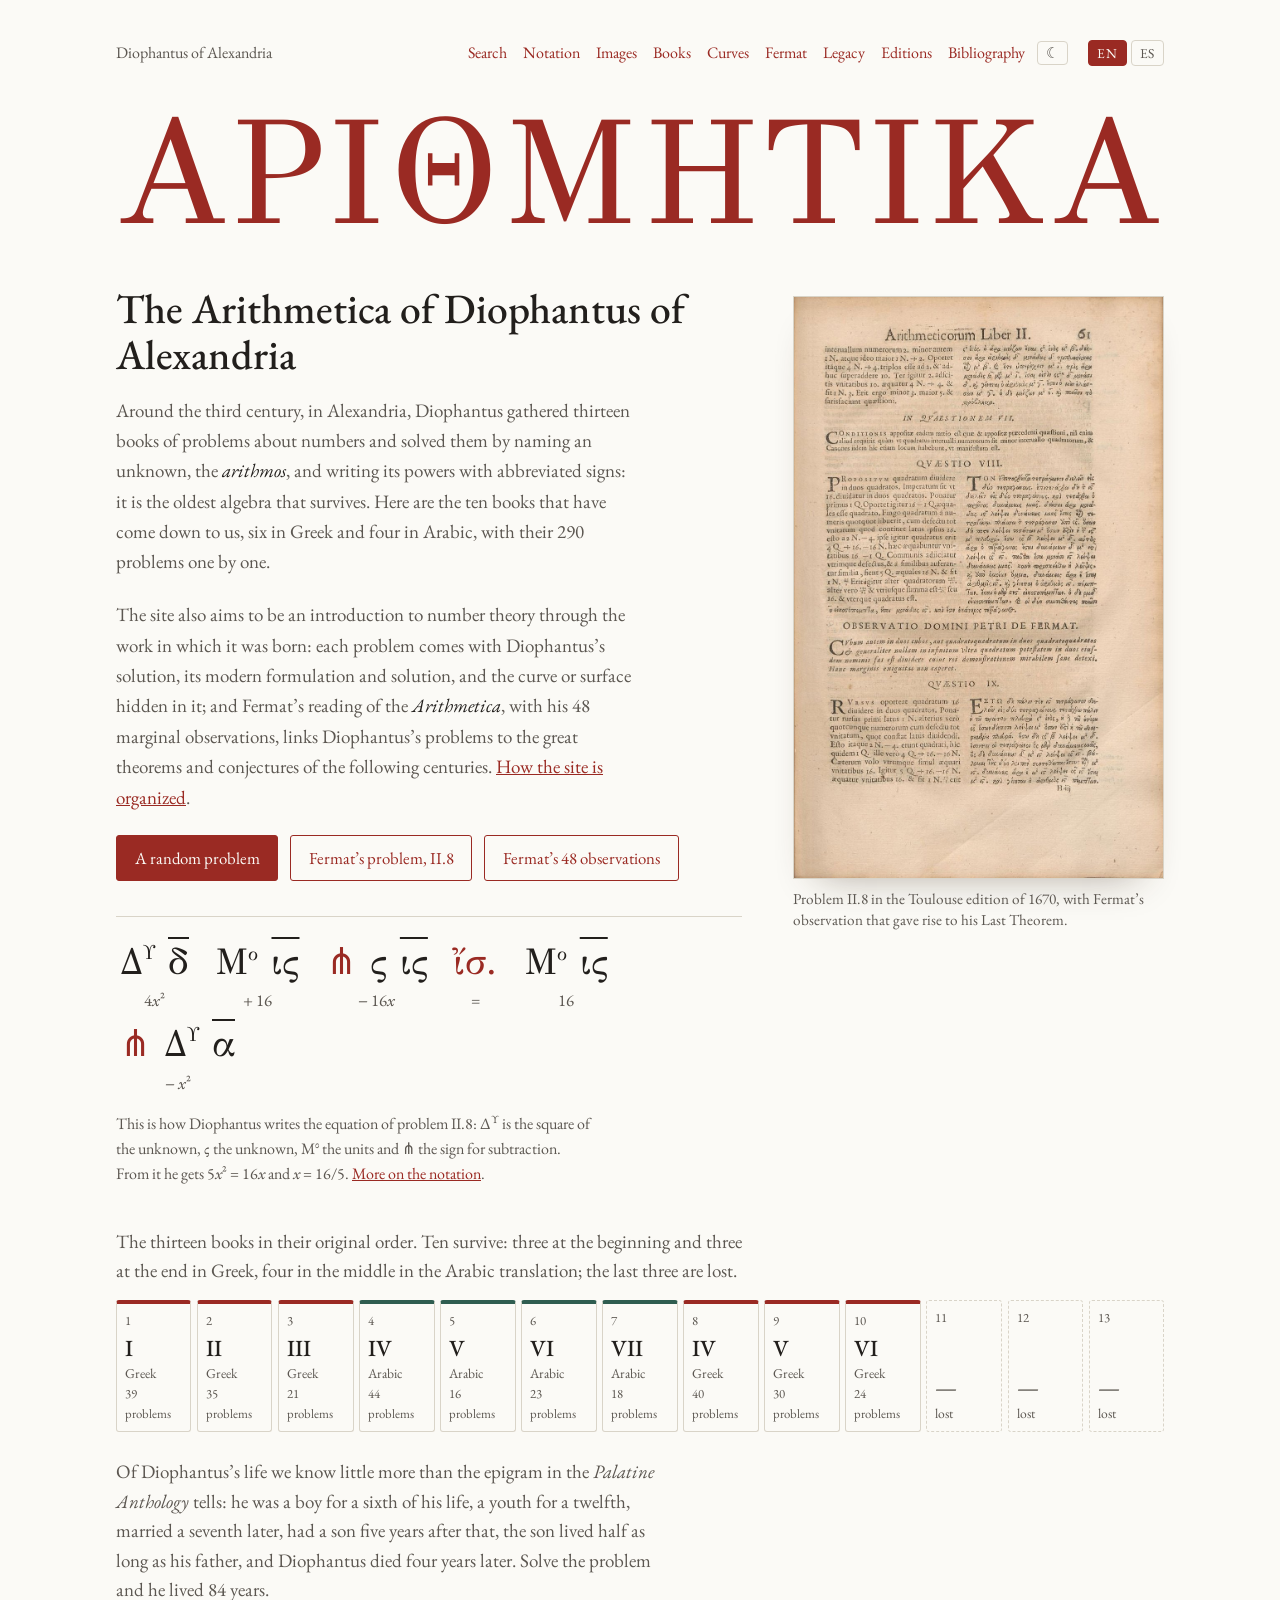
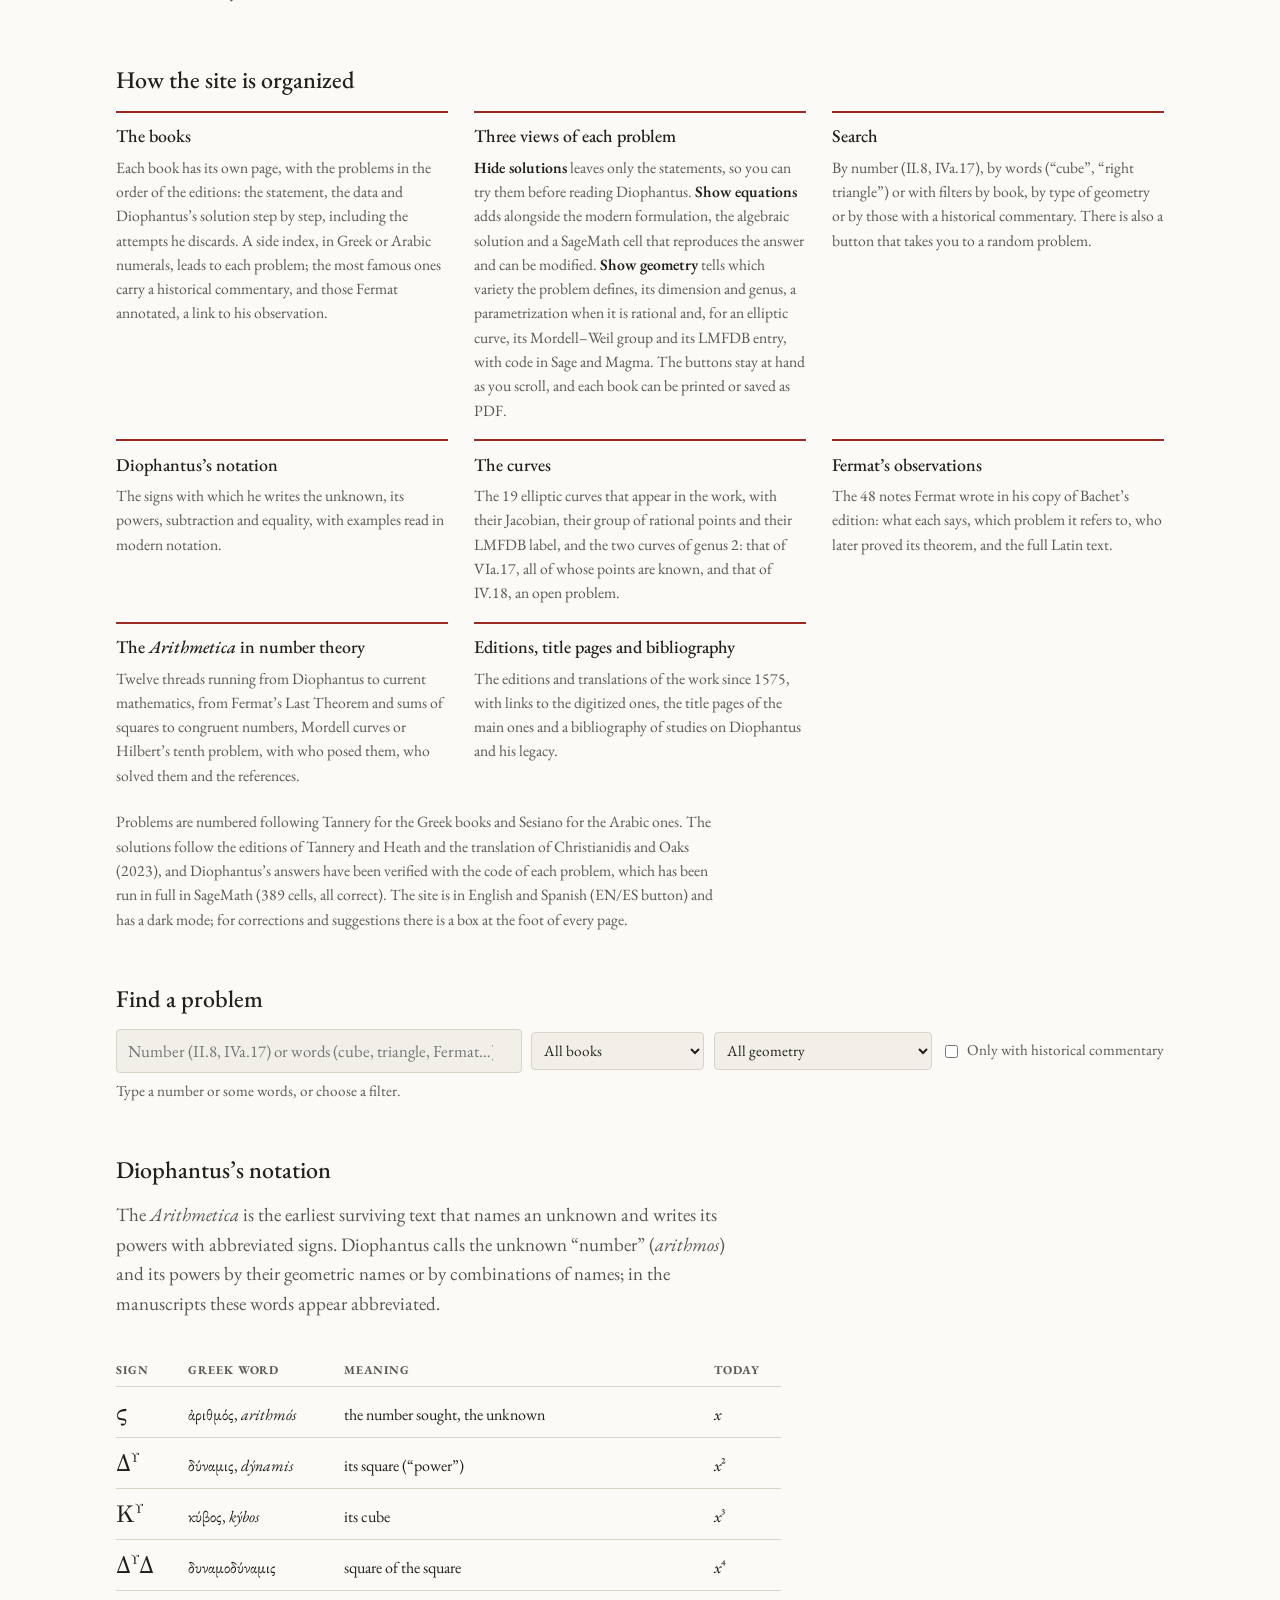
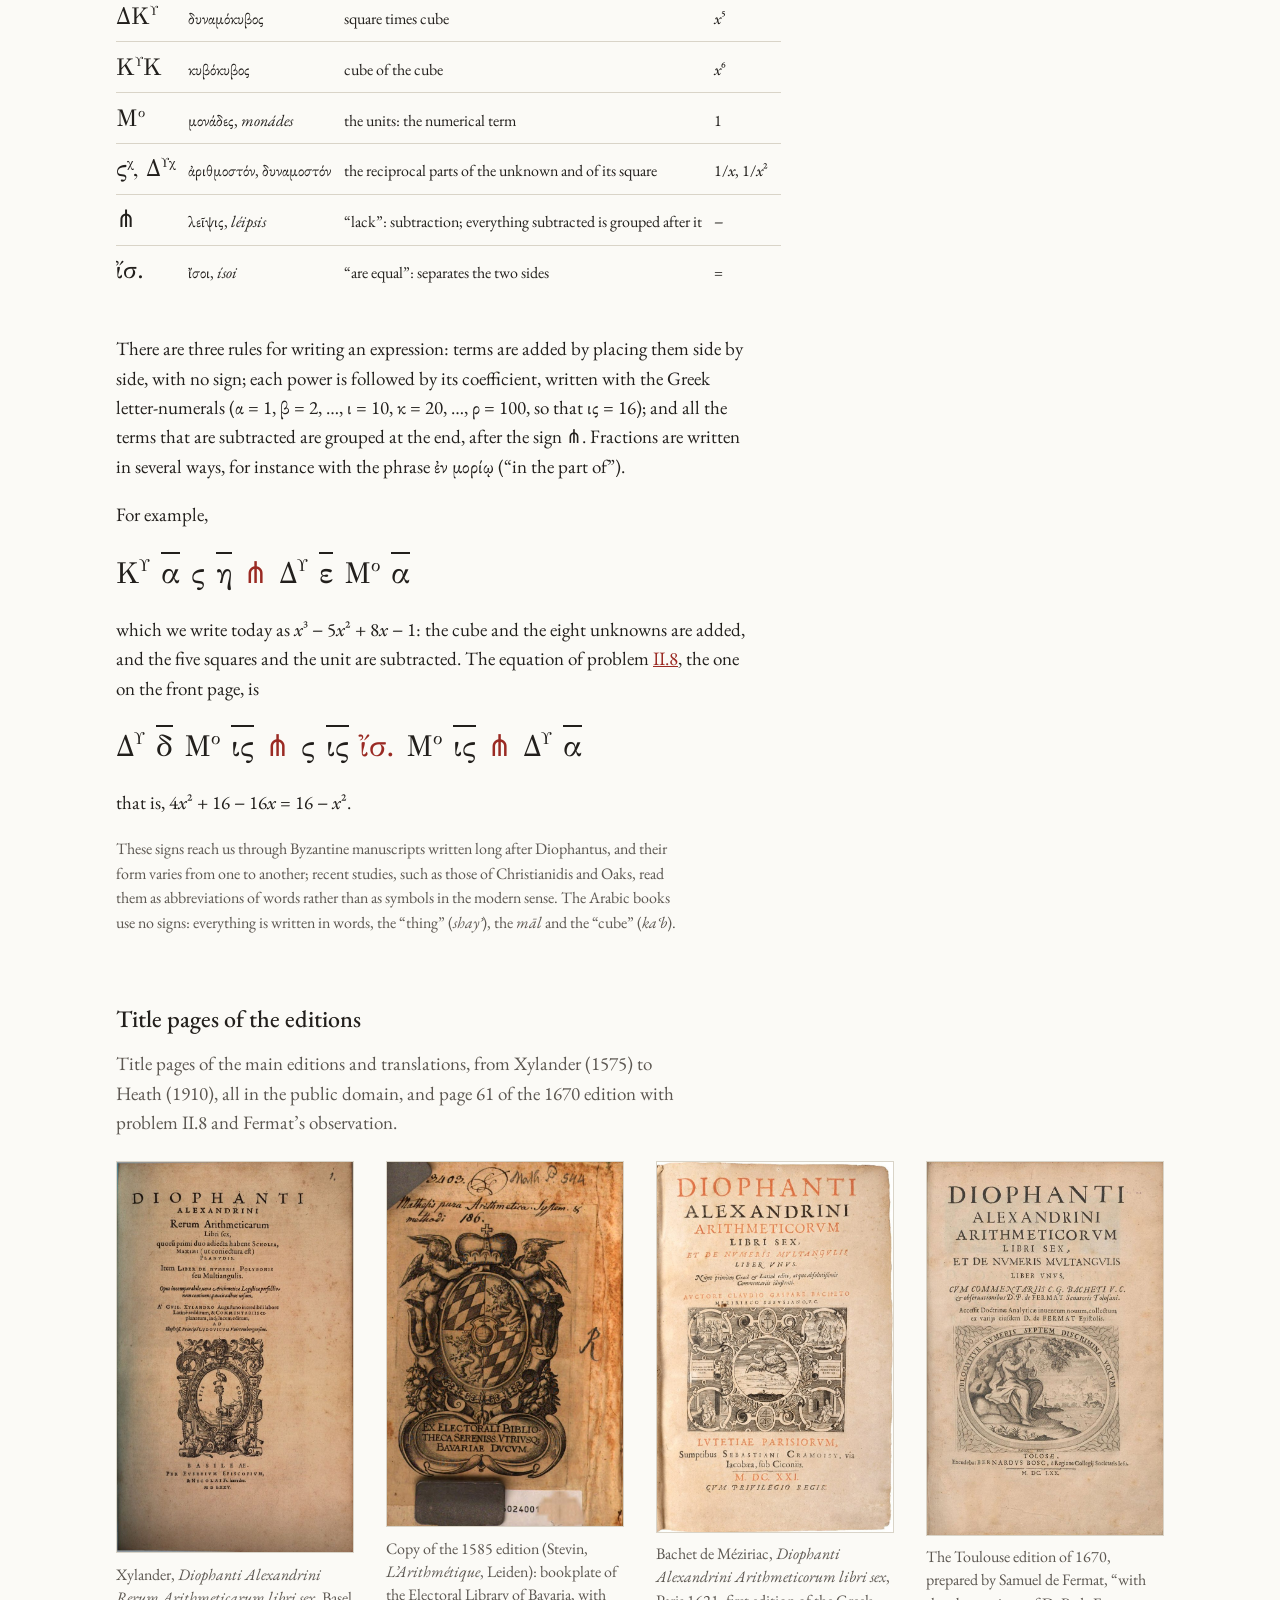
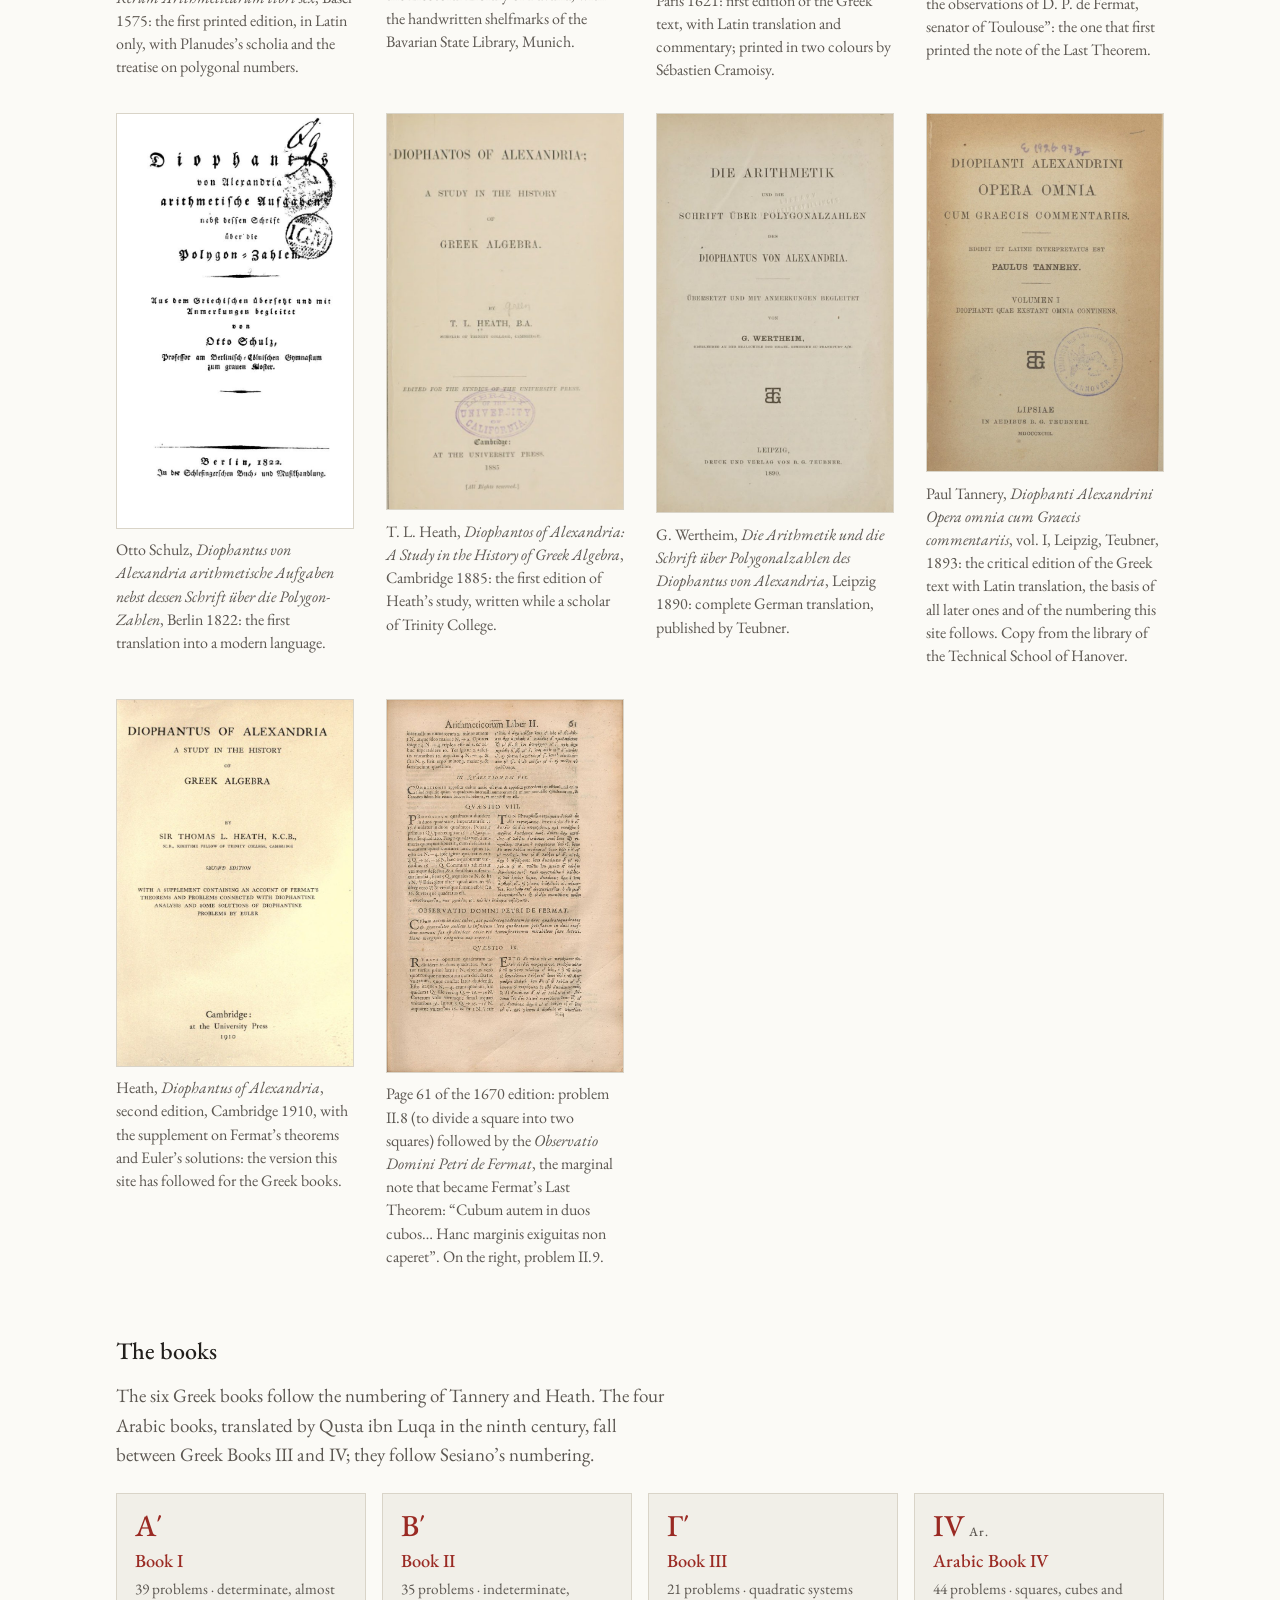
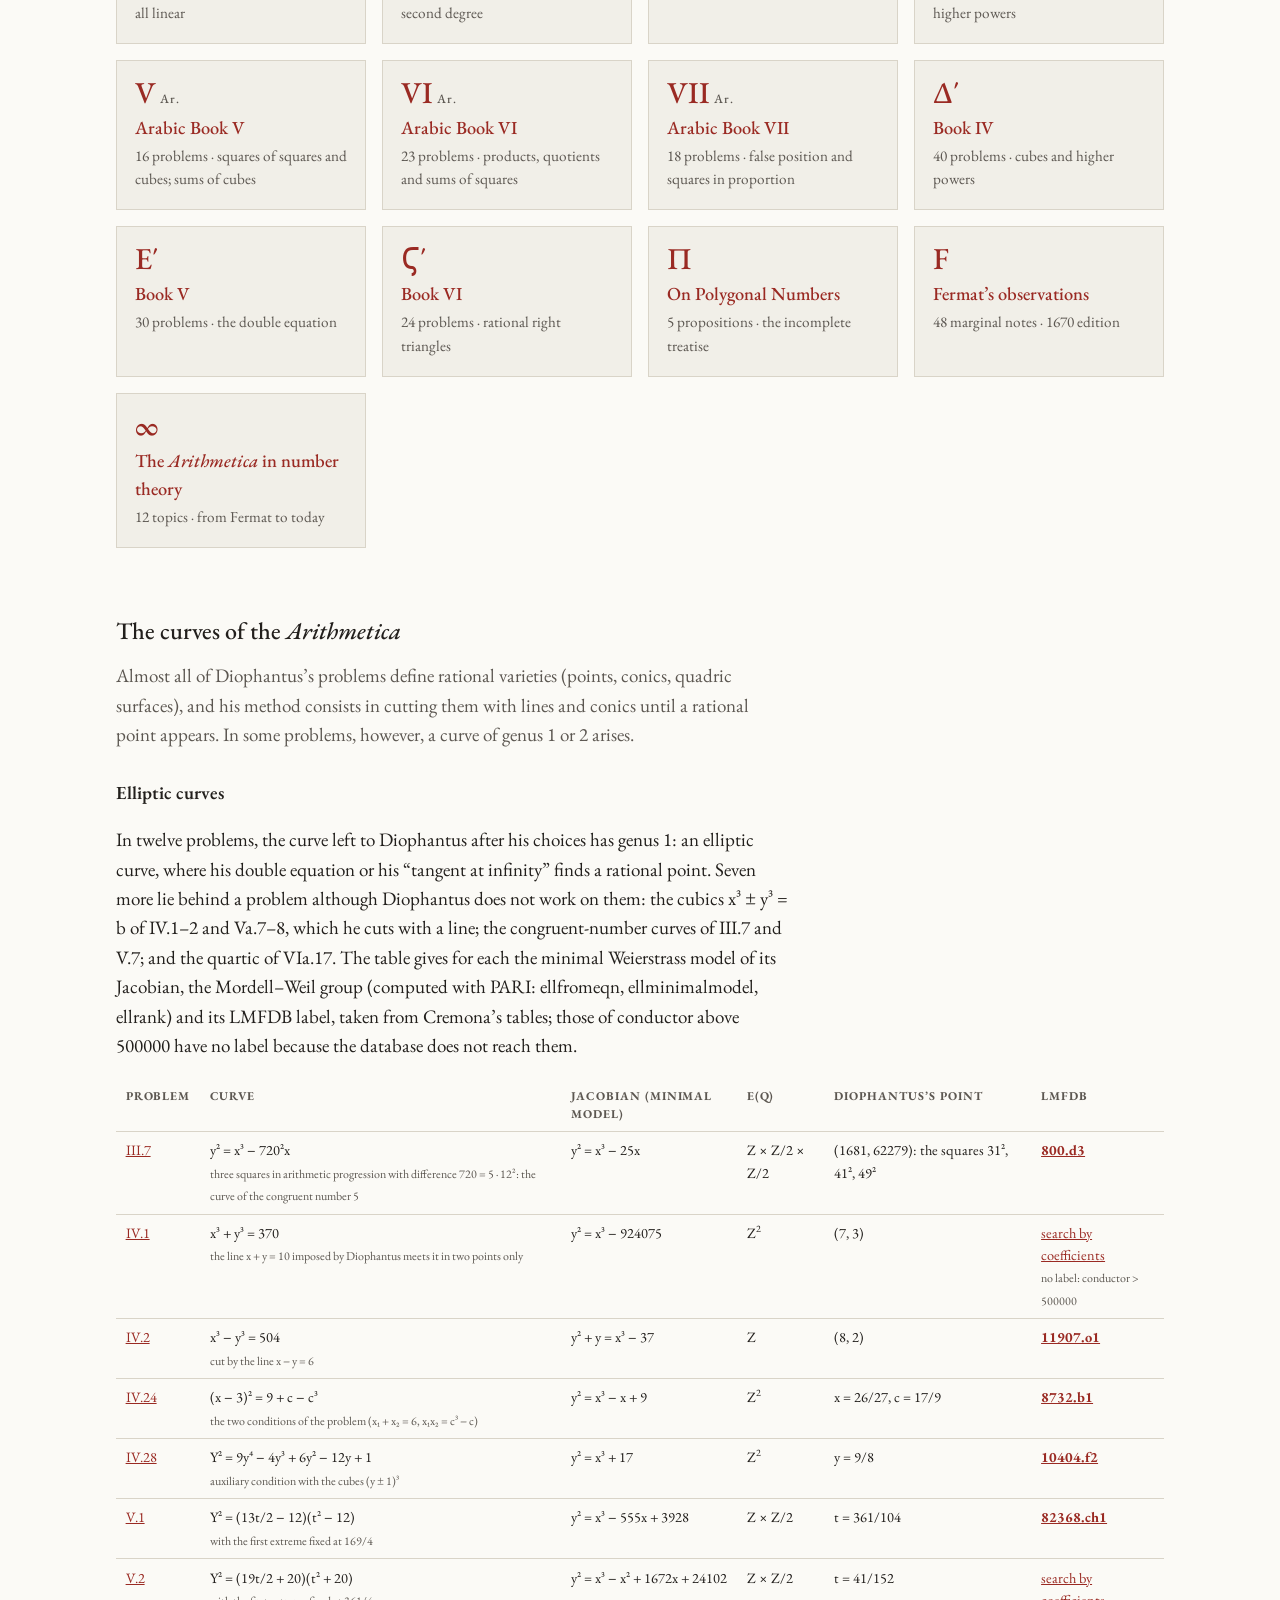
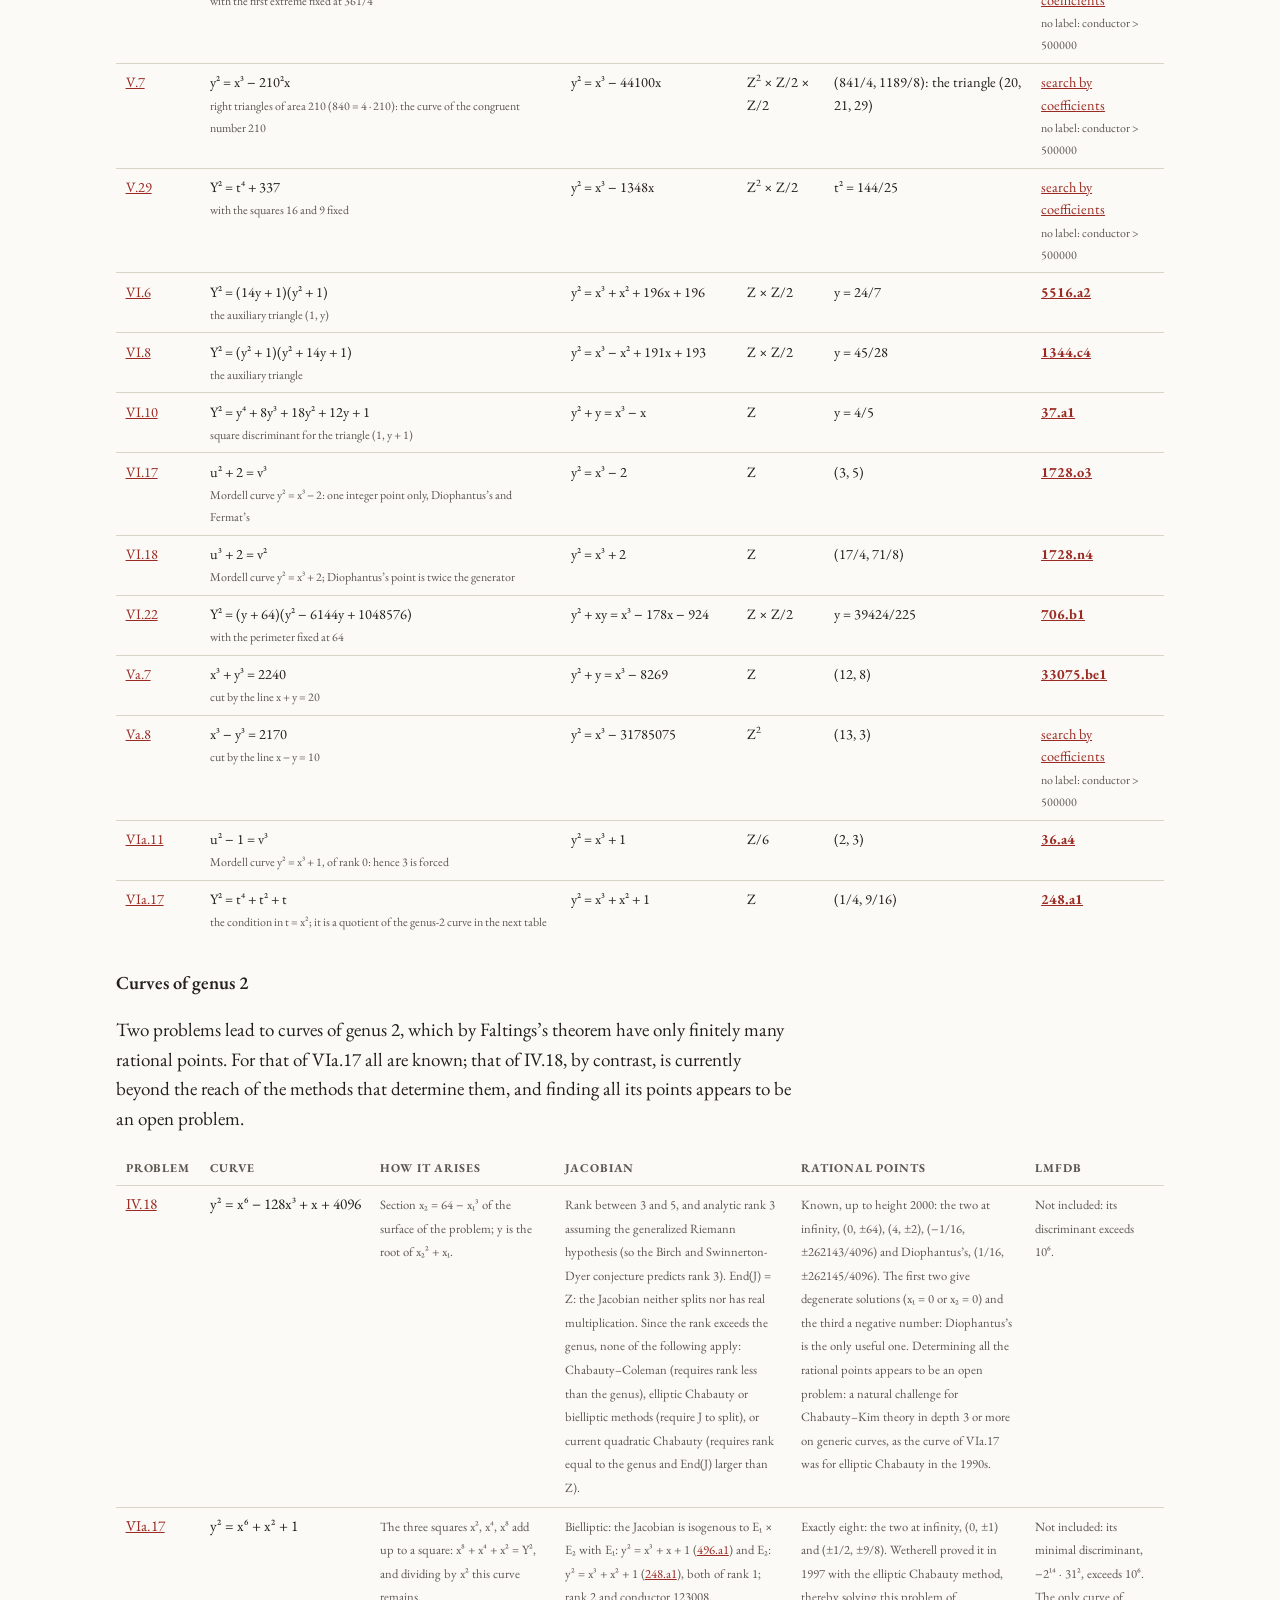
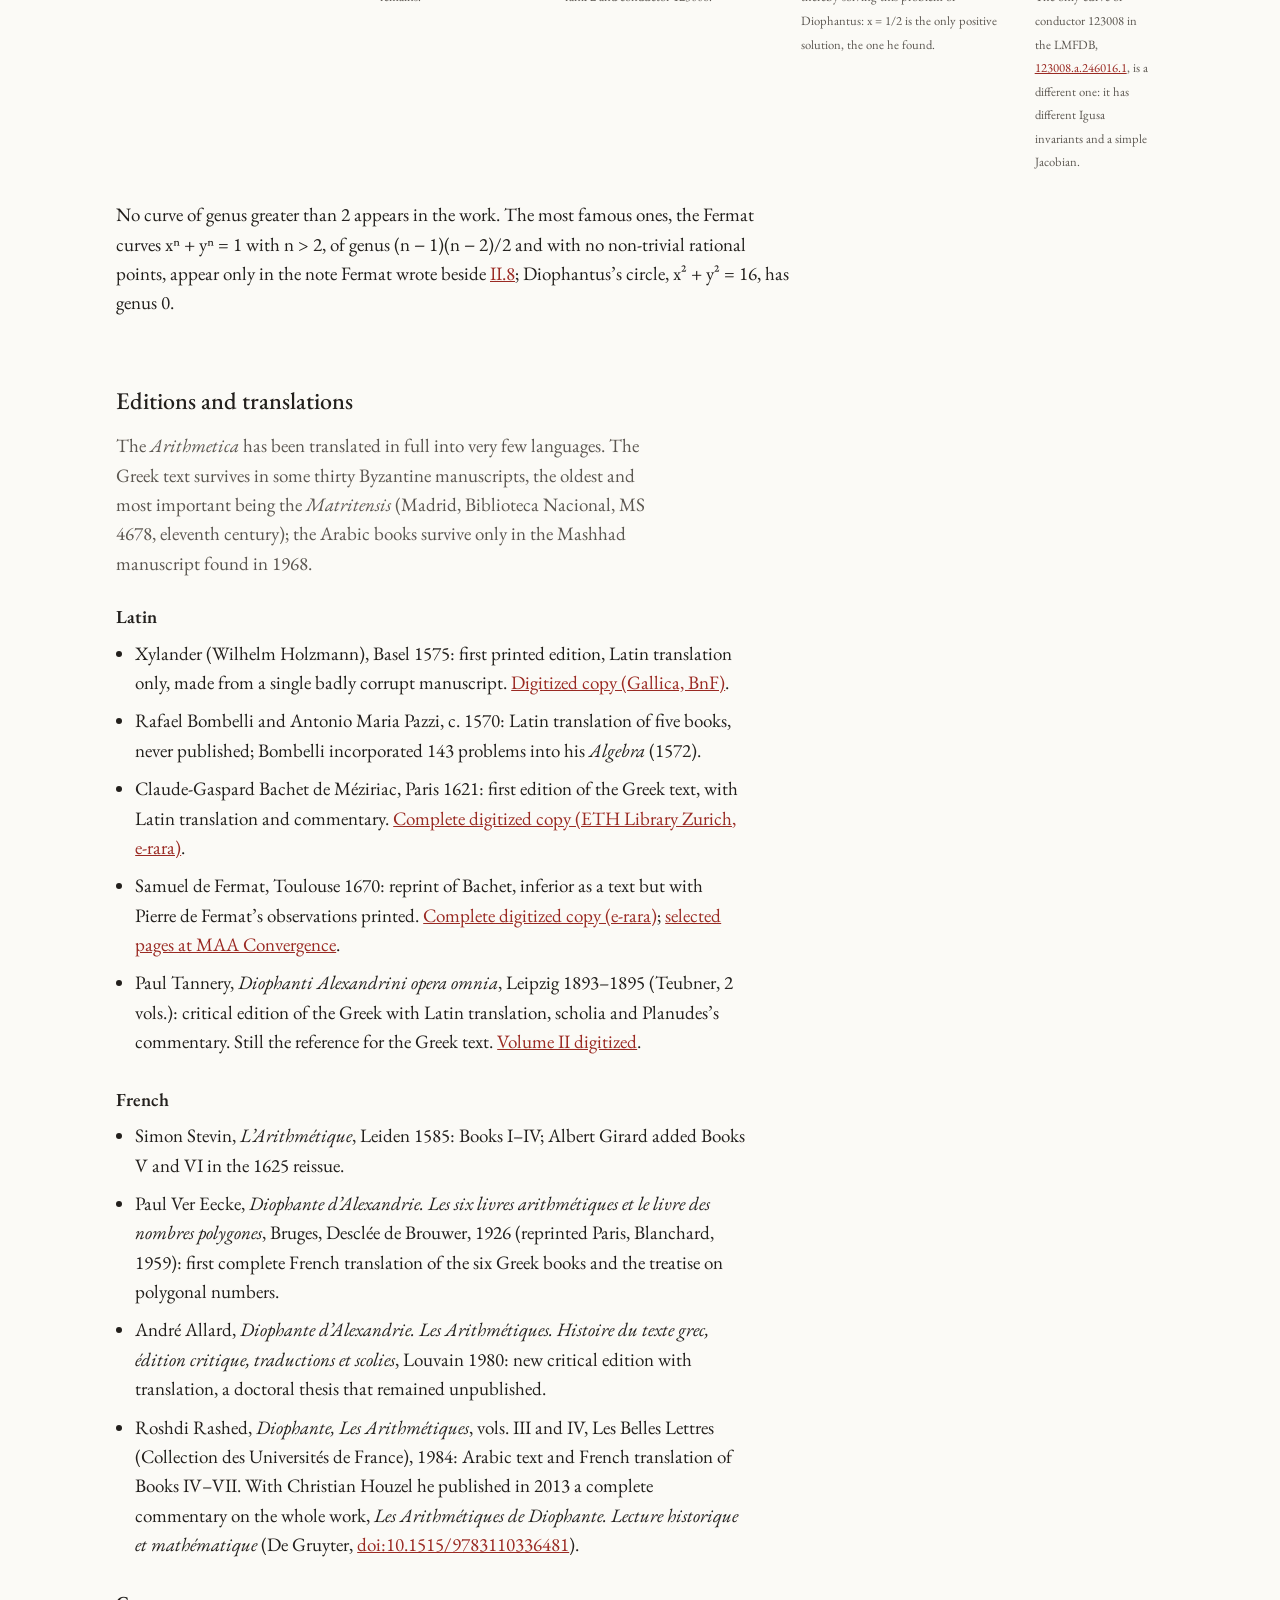
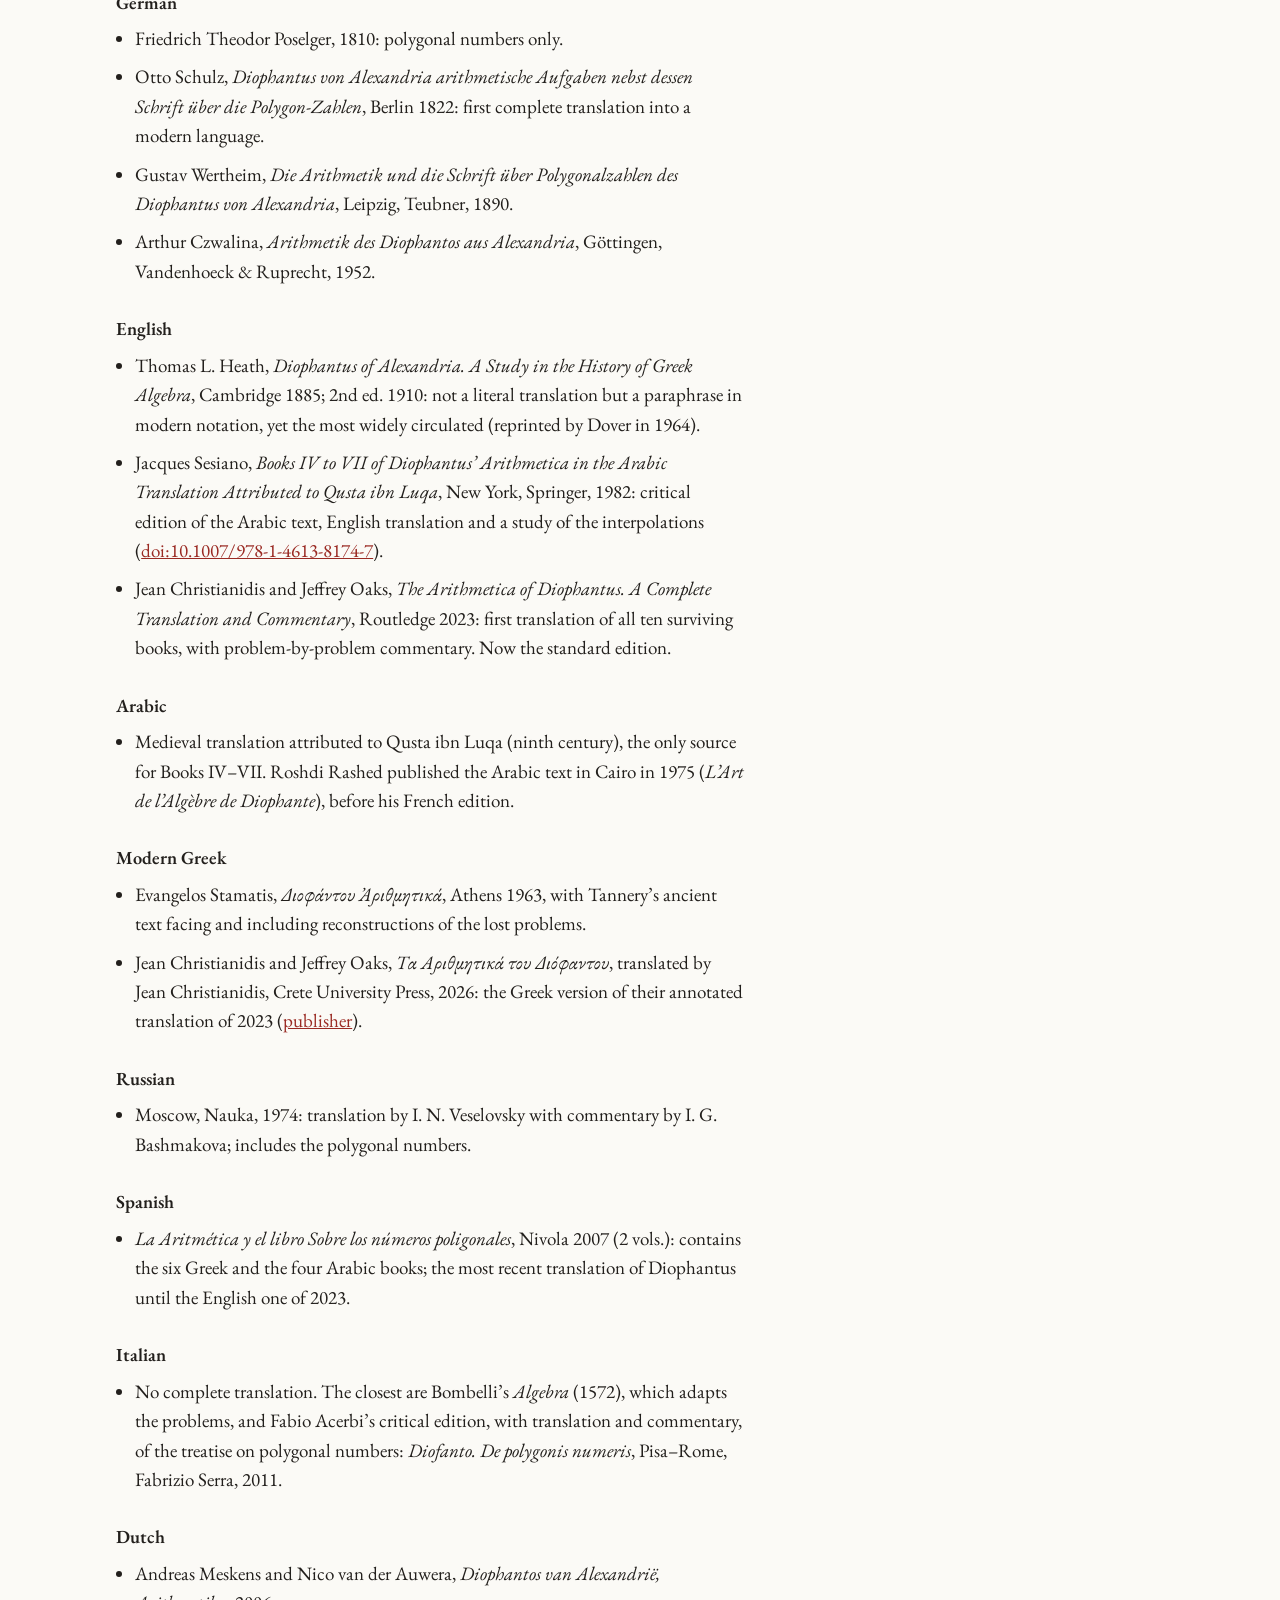
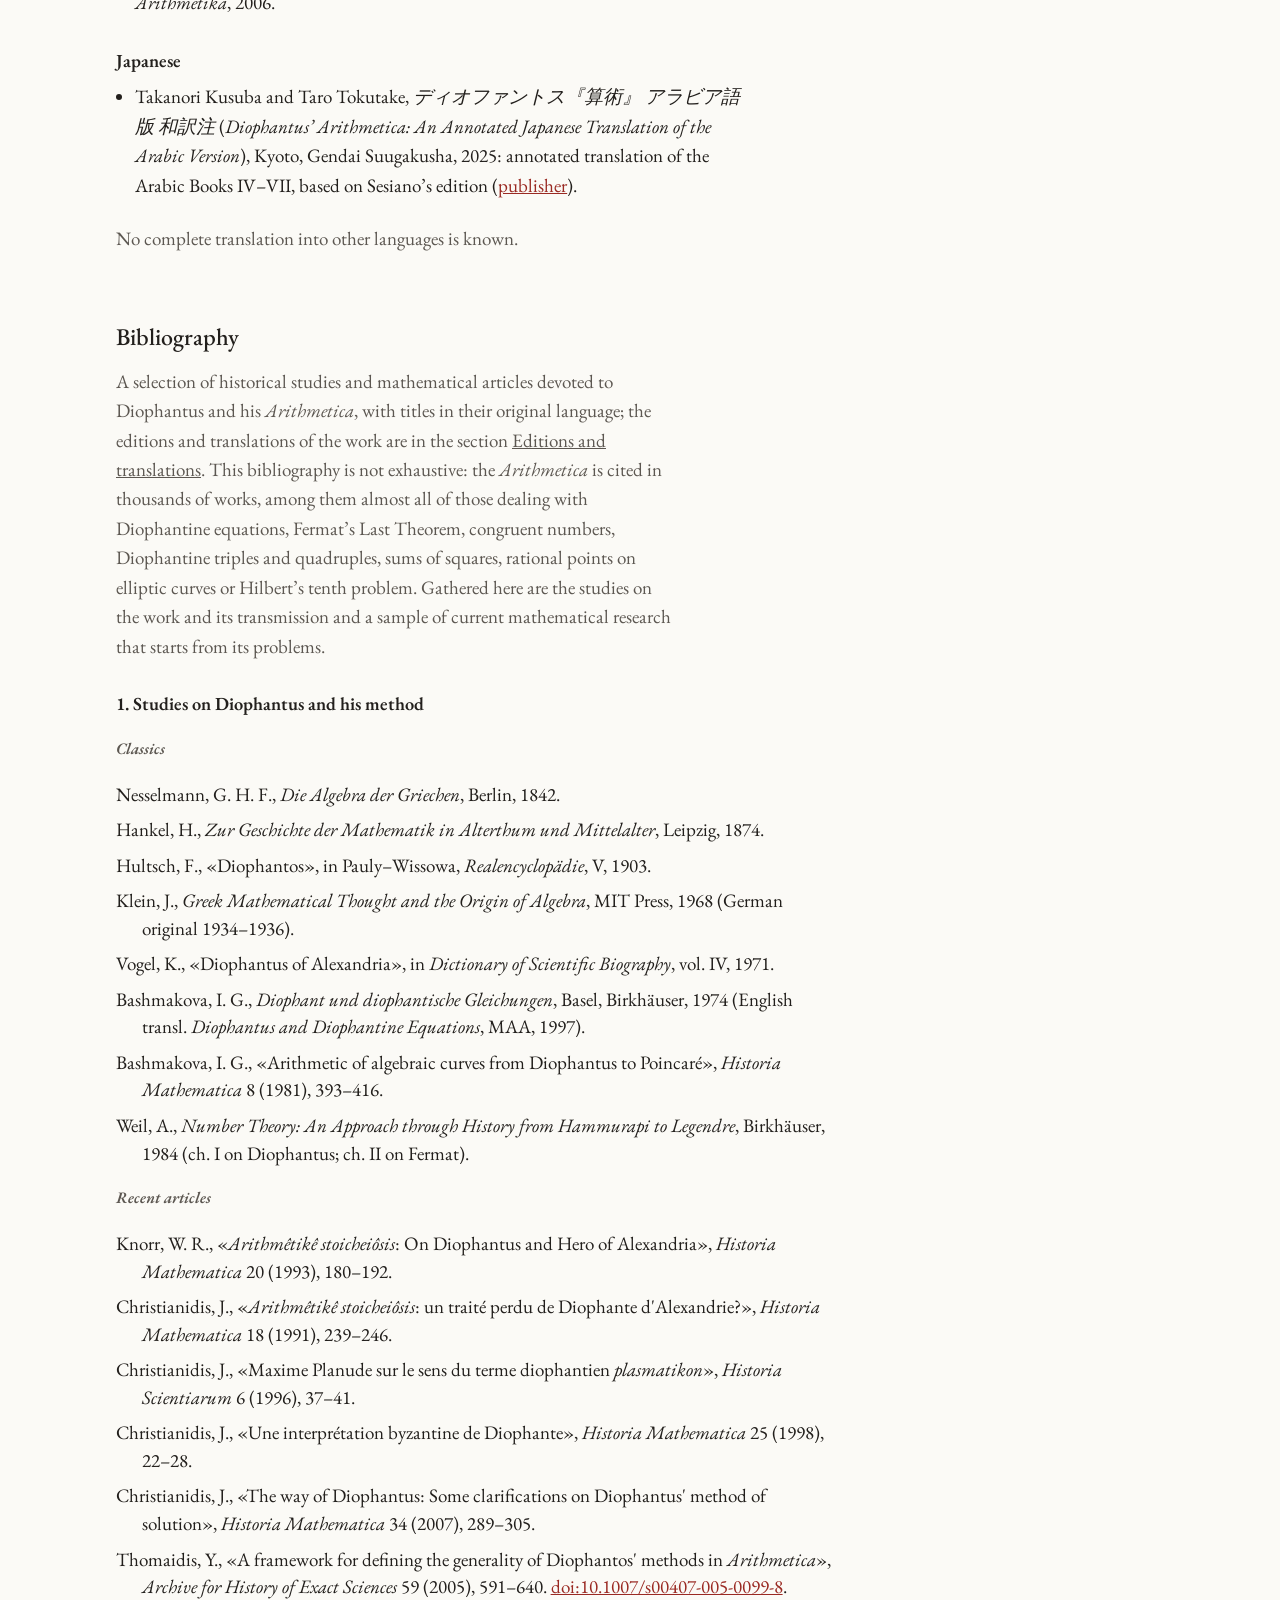
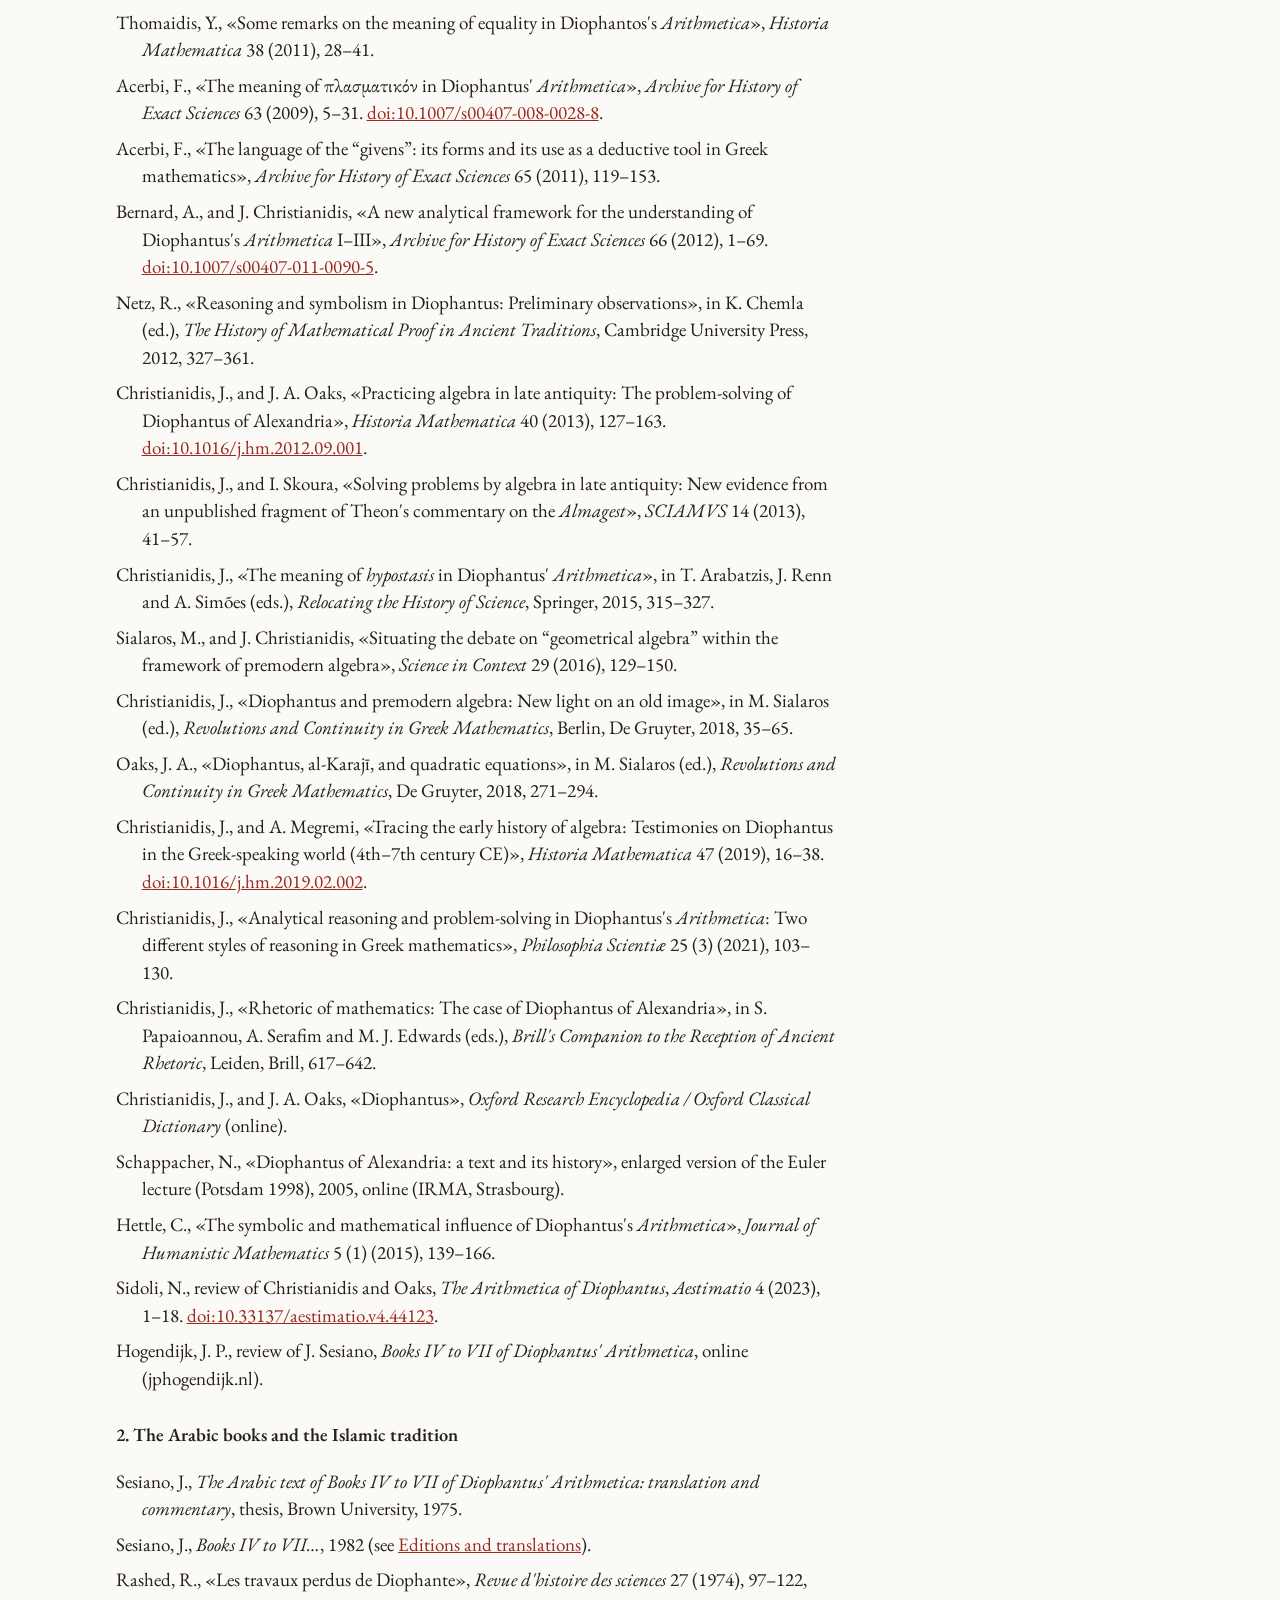
<file: index.html>
<!DOCTYPE html>
<html lang="en">
<head>
<meta charset="utf-8">
<meta name="viewport" content="width=device-width, initial-scale=1, viewport-fit=cover">
<link rel="preconnect" href="https://fonts.googleapis.com">
<link rel="preconnect" href="https://fonts.gstatic.com" crossorigin>
<link href="https://fonts.googleapis.com/css2?family=EB+Garamond:ital,wght@0,400;0,500;0,600;1,400;1,500&family=GFS+Didot&display=swap" rel="stylesheet">
<link rel="stylesheet" href="assets/estilo.css?v=3e18a161">
<title>Diofanto · Aritmética</title>
<!--meta-->
<meta name="description" content="Diophantus’s Arithmetica: all ten surviving books, Greek and Arabic, with 290 problems, Diophantus’s solutions, modern equations, SageMath cells and the geometry of each problem. In English and Spanish.">
<link rel="canonical" href="https://arithmeticaofdiophantus.github.io/">
<meta property="og:type" content="website">
<meta property="og:site_name" content="The Arithmetica of Diophantus">
<meta property="og:title" content="The Arithmetica of Diophantus">
<meta property="og:description" content="Diophantus’s Arithmetica: all ten surviving books, Greek and Arabic, with 290 problems, Diophantus’s solutions, modern equations, SageMath cells and the geometry of each problem. In English and Spanish.">
<meta property="og:url" content="https://arithmeticaofdiophantus.github.io/">
<meta property="og:image" content="https://arithmeticaofdiophantus.github.io/assets/img/og-card.jpg">
<meta property="og:image:width" content="1200">
<meta property="og:image:height" content="630">
<meta property="og:image:alt" content="ΑΡΙΘΜΗΤΙΚΑ: The Arithmetica of Diophantus, beside page 61 of the 1670 edition with Fermat’s note">
<meta property="og:locale" content="en_GB">
<meta property="og:locale:alternate" content="es_ES">
<meta name="twitter:card" content="summary_large_image">
<meta name="twitter:title" content="The Arithmetica of Diophantus">
<meta name="twitter:description" content="Diophantus’s Arithmetica: all ten surviving books, Greek and Arabic, with 290 problems, Diophantus’s solutions, modern equations, SageMath cells and the geometry of each problem. In English and Spanish.">
<meta name="twitter:image" content="https://arithmeticaofdiophantus.github.io/assets/img/og-card.jpg">
<!--/meta-->
<script>try{var t=localStorage.getItem("diofanto-tema");if(t==="dark"||t==="light")document.documentElement.setAttribute("data-theme",t)}catch(e){}</script>
<script src="assets/imagenes.js?v=598421c4"></script>
</head>
<body class="lang-en">
<div class="page">
<!--HOME-->
    <div class="topbar">
      <span><span data-i18n="es">Diofanto de Alejandría</span><span data-i18n="en">Diophantus of Alexandria</span></span>
      <nav>
        <span data-i18n="es"><a href="#buscar">Buscar</a><a href="#notacion">Notación</a><a href="#imagenes">Imágenes</a><a href="#libros">Libros</a><a href="#curvas">Curvas</a><a href="fermat.html">Fermat</a><a href="legado.html">Legado</a><a href="#ediciones">Ediciones</a><a href="#bibliografia">Bibliografía</a></span>
        <span data-i18n="en"><a href="#buscar">Search</a><a href="#notacion">Notation</a><a href="#imagenes">Images</a><a href="#libros">Books</a><a href="#curvas">Curves</a><a href="fermat.html">Fermat</a><a href="legado.html">Legacy</a><a href="#ediciones">Editions</a><a href="#bibliografia">Bibliography</a></span>
        <button type="button" class="themesw" aria-label="Dark mode" title="Dark mode">☾</button><span class="langsw" role="group" aria-label="Language / Idioma"><button type="button" data-lang="en">EN</button><button type="button" data-lang="es">ES</button></span>
      </nav>
    </div>
    <header class="hero">
      <p class="hero-greek" lang="grc">ΑΡΙΘΜΗΤΙΚΑ</p>
      <div class="hero-text">
        <h1><span data-i18n="es">La Aritmética de Diofanto de Alejandría</span><span data-i18n="en">The Arithmetica of Diophantus of Alexandria</span></h1>
        <p class="hero-lead" data-i18n="es">Hacia el siglo III, en Alejandría, Diofanto reunió trece libros de problemas sobre números y los resolvió nombrando una incógnita, el <em>arithmós</em>, y escribiendo sus potencias con signos abreviados: es el álgebra más antigua que se conserva. Aquí están los diez libros que han llegado hasta nosotros, seis en griego y cuatro en árabe, con sus 290 problemas uno a uno.</p>
        <p class="hero-lead" data-i18n="es">La web quiere ser también una introducción a la teoría de números a través de la obra en la que nace: cada problema va acompañado de la resolución de Diofanto, de su formulación y su solución modernas, y de la curva o superficie que esconde; y la lectura que Fermat hizo de la <em>Aritmética</em>, con sus 48 observaciones al margen, une los problemas de Diofanto con los grandes teoremas y conjeturas de los siglos siguientes. <a href="#guia">Cómo está organizada</a>.</p>
        <p class="hero-lead" data-i18n="en">Around the third century, in Alexandria, Diophantus gathered thirteen books of problems about numbers and solved them by naming an unknown, the <em>arithmos</em>, and writing its powers with abbreviated signs: it is the oldest algebra that survives. Here are the ten books that have come down to us, six in Greek and four in Arabic, with their 290 problems one by one.</p>
        <p class="hero-lead" data-i18n="en">The site also aims to be an introduction to number theory through the work in which it was born: each problem comes with Diophantus’s solution, its modern formulation and solution, and the curve or surface hidden in it; and Fermat’s reading of the <em>Arithmetica</em>, with his 48 marginal observations, links Diophantus’s problems to the great theorems and conjectures of the following centuries. <a href="#guia">How the site is organized</a>.</p>
        <p class="hero-cta">
          <a class="cta cta-main random-problem" href="libro-1.html"><span data-i18n="es">Un problema al azar</span><span data-i18n="en">A random problem</span></a>
          <a class="cta" href="libro-2.html#ii-8"><span data-i18n="es">El problema de Fermat, II.8</span><span data-i18n="en">Fermat’s problem, II.8</span></a>
          <a class="cta" href="fermat.html"><span data-i18n="es">Las 48 observaciones de Fermat</span><span data-i18n="en">Fermat’s 48 observations</span></a>
        </p>
        <figure class="notation">
          <div class="nt-line" aria-label="4x² + 16 − 16x = 16 − x²">
          <span class="nt" style="--i:0"><span class="nt-g" lang="grc"><span class="dy">Δ<sup>Υ</sup></span> <span class="nm">δ</span></span><span class="nt-m">4<var>x</var>²</span></span>
          <span class="nt" style="--i:1"><span class="nt-g" lang="grc"><span class="mo">Μ<sup>ο</sup></span> <span class="nm">ις</span></span><span class="nt-m">+ 16</span></span>
          <span class="nt" style="--i:2"><span class="nt-g" lang="grc"><span class="ms">⋔</span> ς <span class="nm">ις</span></span><span class="nt-m">− 16<var>x</var></span></span>
          <span class="nt" style="--i:3"><span class="nt-g" lang="grc"><span class="eqs">ἴσ.</span></span><span class="nt-m">=</span></span>
          <span class="nt" style="--i:4"><span class="nt-g" lang="grc"><span class="mo">Μ<sup>ο</sup></span> <span class="nm">ις</span></span><span class="nt-m">16</span></span>
          <span class="nt" style="--i:5"><span class="nt-g" lang="grc"><span class="ms">⋔</span> <span class="dy">Δ<sup>Υ</sup></span> <span class="nm">α</span></span><span class="nt-m">− <var>x</var>²</span></span>
          </div>
          <figcaption data-i18n="es">Así escribe Diofanto la ecuación del problema II.8: <span lang="grc">Δ<sup>Υ</sup></span> es el cuadrado de la incógnita, <span lang="grc">ς</span> la incógnita, <span lang="grc">Μ<sup>ο</sup></span> las unidades y <span lang="grc">⋔</span> el signo de restar. De ahí obtiene 5<var>x</var>² = 16<var>x</var> y <var>x</var> = 16/5. <a href="#notacion">Más sobre la notación</a>.</figcaption>
          <figcaption data-i18n="en">This is how Diophantus writes the equation of problem II.8: <span lang="grc">Δ<sup>Υ</sup></span> is the square of the unknown, <span lang="grc">ς</span> the unknown, <span lang="grc">Μ<sup>ο</sup></span> the units and <span lang="grc">⋔</span> the sign for subtraction. From it he gets 5<var>x</var>² = 16<var>x</var> and <var>x</var> = 16/5. <a href="#notacion">More on the notation</a>.</figcaption>
        </figure>
      </div>
      <figure class="hero-folio">
        <a href="libro-2.html#ii-8"><img src="assets/img/fermat-II-8-1670.jpg" alt="Arithmeticorum Liber II, p. 61, Toulouse 1670"></a>
        <figcaption data-i18n="es">El problema II.8 en la edición de Toulouse de 1670, con la observación de Fermat que dio origen a su último teorema.</figcaption>
        <figcaption data-i18n="en">Problem II.8 in the Toulouse edition of 1670, with Fermat’s observation that gave rise to his Last Theorem.</figcaption>
      </figure>
    </header>
    <section class="thirteen" aria-labelledby="thirteen-es thirteen-en">
      <div data-i18n="es">
        <p class="thirteen-cap" id="thirteen-es">Los trece libros en su orden original. Se conservan diez: tres al principio y tres al final en griego, cuatro en medio en la traducción árabe; los tres últimos se perdieron.</p>
        <div class="bks">
          <a class="bk bk-g" href="libro-1.html"><span class="bk-pos">1</span><span class="bk-lab">I</span><span class="bk-lang">griego</span><span class="bk-n">39 problemas</span></a>
          <a class="bk bk-g" href="libro-2.html"><span class="bk-pos">2</span><span class="bk-lab">II</span><span class="bk-lang">griego</span><span class="bk-n">35 problemas</span></a>
          <a class="bk bk-g" href="libro-3.html"><span class="bk-pos">3</span><span class="bk-lab">III</span><span class="bk-lang">griego</span><span class="bk-n">21 problemas</span></a>
          <a class="bk bk-a" href="libro-a4.html"><span class="bk-pos">4</span><span class="bk-lab">IV</span><span class="bk-lang">árabe</span><span class="bk-n">44 problemas</span></a>
          <a class="bk bk-a" href="libro-a5.html"><span class="bk-pos">5</span><span class="bk-lab">V</span><span class="bk-lang">árabe</span><span class="bk-n">16 problemas</span></a>
          <a class="bk bk-a" href="libro-a6.html"><span class="bk-pos">6</span><span class="bk-lab">VI</span><span class="bk-lang">árabe</span><span class="bk-n">23 problemas</span></a>
          <a class="bk bk-a" href="libro-a7.html"><span class="bk-pos">7</span><span class="bk-lab">VII</span><span class="bk-lang">árabe</span><span class="bk-n">18 problemas</span></a>
          <a class="bk bk-g" href="libro-4.html"><span class="bk-pos">8</span><span class="bk-lab">IV</span><span class="bk-lang">griego</span><span class="bk-n">40 problemas</span></a>
          <a class="bk bk-g" href="libro-5.html"><span class="bk-pos">9</span><span class="bk-lab">V</span><span class="bk-lang">griego</span><span class="bk-n">30 problemas</span></a>
          <a class="bk bk-g" href="libro-6.html"><span class="bk-pos">10</span><span class="bk-lab">VI</span><span class="bk-lang">griego</span><span class="bk-n">24 problemas</span></a>
          <span class="bk bk-x"><span class="bk-pos">11</span><span class="bk-lab">—</span><span class="bk-lang">perdido</span><span class="bk-n"></span></span>
          <span class="bk bk-x"><span class="bk-pos">12</span><span class="bk-lab">—</span><span class="bk-lang">perdido</span><span class="bk-n"></span></span>
          <span class="bk bk-x"><span class="bk-pos">13</span><span class="bk-lab">—</span><span class="bk-lang">perdido</span><span class="bk-n"></span></span>
        </div>
      </div>
      <div data-i18n="en">
        <p class="thirteen-cap" id="thirteen-en">The thirteen books in their original order. Ten survive: three at the beginning and three at the end in Greek, four in the middle in the Arabic translation; the last three are lost.</p>
        <div class="bks">
          <a class="bk bk-g" href="libro-1.html"><span class="bk-pos">1</span><span class="bk-lab">I</span><span class="bk-lang">Greek</span><span class="bk-n">39 problems</span></a>
          <a class="bk bk-g" href="libro-2.html"><span class="bk-pos">2</span><span class="bk-lab">II</span><span class="bk-lang">Greek</span><span class="bk-n">35 problems</span></a>
          <a class="bk bk-g" href="libro-3.html"><span class="bk-pos">3</span><span class="bk-lab">III</span><span class="bk-lang">Greek</span><span class="bk-n">21 problems</span></a>
          <a class="bk bk-a" href="libro-a4.html"><span class="bk-pos">4</span><span class="bk-lab">IV</span><span class="bk-lang">Arabic</span><span class="bk-n">44 problems</span></a>
          <a class="bk bk-a" href="libro-a5.html"><span class="bk-pos">5</span><span class="bk-lab">V</span><span class="bk-lang">Arabic</span><span class="bk-n">16 problems</span></a>
          <a class="bk bk-a" href="libro-a6.html"><span class="bk-pos">6</span><span class="bk-lab">VI</span><span class="bk-lang">Arabic</span><span class="bk-n">23 problems</span></a>
          <a class="bk bk-a" href="libro-a7.html"><span class="bk-pos">7</span><span class="bk-lab">VII</span><span class="bk-lang">Arabic</span><span class="bk-n">18 problems</span></a>
          <a class="bk bk-g" href="libro-4.html"><span class="bk-pos">8</span><span class="bk-lab">IV</span><span class="bk-lang">Greek</span><span class="bk-n">40 problems</span></a>
          <a class="bk bk-g" href="libro-5.html"><span class="bk-pos">9</span><span class="bk-lab">V</span><span class="bk-lang">Greek</span><span class="bk-n">30 problems</span></a>
          <a class="bk bk-g" href="libro-6.html"><span class="bk-pos">10</span><span class="bk-lab">VI</span><span class="bk-lang">Greek</span><span class="bk-n">24 problems</span></a>
          <span class="bk bk-x"><span class="bk-pos">11</span><span class="bk-lab">—</span><span class="bk-lang">lost</span><span class="bk-n"></span></span>
          <span class="bk bk-x"><span class="bk-pos">12</span><span class="bk-lab">—</span><span class="bk-lang">lost</span><span class="bk-n"></span></span>
          <span class="bk bk-x"><span class="bk-pos">13</span><span class="bk-lab">—</span><span class="bk-lang">lost</span><span class="bk-n"></span></span>
        </div>
      </div>
      <div class="life" data-i18n="es"><p>De la vida de Diofanto apenas sabemos lo que cuenta el epigrama de la <em>Antología Palatina</em>: fue niño una sexta parte de su vida, joven una doceava, se casó una séptima parte después, tuvo un hijo cinco años más tarde, el hijo vivió la mitad que el padre y Diofanto murió cuatro años después. Resuelto el problema, vivió 84 años.</p></div>
      <div class="life" data-i18n="en"><p>Of Diophantus’s life we know little more than the epigram in the <em>Palatine Anthology</em> tells: he was a boy for a sixth of his life, a youth for a twelfth, married a seventh later, had a son five years after that, the son lived half as long as his father, and Diophantus died four years later. Solve the problem and he lived 84 years.</p></div>
    </section>

    <section class="guide-sec" id="guia">
      <h2><span data-i18n="es">Cómo está organizada la web</span><span data-i18n="en">How the site is organized</span></h2>
      <div class="g-grid">
        <div class="g-card"><h3><a href="#libros"><span data-i18n="es">Los libros</span><span data-i18n="en">The books</span></a></h3><p data-i18n="es">Cada libro tiene su página, con los problemas en el orden de las ediciones: el enunciado, los datos y la resolución de Diofanto paso a paso, incluidos los intentos que descarta. Un índice lateral, con numerales griegos o arábigos, lleva a cada problema; los más célebres traen un comentario histórico, y los que Fermat anotó, el enlace a su observación.</p><p data-i18n="en">Each book has its own page, with the problems in the order of the editions: the statement, the data and Diophantus’s solution step by step, including the attempts he discards. A side index, in Greek or Arabic numerals, leads to each problem; the most famous ones carry a historical commentary, and those Fermat annotated, a link to his observation.</p></div>
        <div class="g-card"><h3><a href="libro-2.html#ii-8"><span data-i18n="es">Tres vistas de cada problema</span><span data-i18n="en">Three views of each problem</span></a></h3><p data-i18n="es"><b>Ocultar soluciones</b> deja solo los enunciados, para intentarlos antes de leer a Diofanto. <b>Mostrar ecuaciones</b> añade al lado la formulación moderna, la solución algebraica y una celda de SageMath que reproduce la respuesta y se puede modificar. <b>Mostrar geometría</b> dice qué variedad define el problema, su dimensión y su género, una parametrización si es racional y, si es una curva elíptica, su grupo de Mordell–Weil y su ficha en la LMFDB, con código en Sage y en Magma. Los botones siguen a mano al bajar por la página, y cada libro se puede imprimir o guardar en PDF.</p><p data-i18n="en"><b>Hide solutions</b> leaves only the statements, so you can try them before reading Diophantus. <b>Show equations</b> adds alongside the modern formulation, the algebraic solution and a SageMath cell that reproduces the answer and can be modified. <b>Show geometry</b> tells which variety the problem defines, its dimension and genus, a parametrization when it is rational and, for an elliptic curve, its Mordell–Weil group and its LMFDB entry, with code in Sage and Magma. The buttons stay at hand as you scroll, and each book can be printed or saved as PDF.</p></div>
        <div class="g-card"><h3><a href="#buscar"><span data-i18n="es">Buscar</span><span data-i18n="en">Search</span></a></h3><p data-i18n="es">Por número (II.8, IVa.17), por palabras («cubo», «triángulo rectángulo») o con filtros por libro, por tipo de geometría o por los que tienen comentario histórico. También hay un botón que lleva a un problema al azar.</p><p data-i18n="en">By number (II.8, IVa.17), by words (“cube”, “right triangle”) or with filters by book, by type of geometry or by those with a historical commentary. There is also a button that takes you to a random problem.</p></div>
        <div class="g-card"><h3><a href="#notacion"><span data-i18n="es">La notación de Diofanto</span><span data-i18n="en">Diophantus’s notation</span></a></h3><p data-i18n="es">Los signos con los que escribe la incógnita, sus potencias, la resta y la igualdad, con ejemplos leídos en notación moderna.</p><p data-i18n="en">The signs with which he writes the unknown, its powers, subtraction and equality, with examples read in modern notation.</p></div>
        <div class="g-card"><h3><a href="#curvas"><span data-i18n="es">Las curvas</span><span data-i18n="en">The curves</span></a></h3><p data-i18n="es">Las 19 curvas elípticas que aparecen en la obra, con su jacobiano, su grupo de puntos racionales y su etiqueta en la LMFDB, y las dos curvas de género 2: la de VIa.17, cuyos puntos se conocen todos, y la de IV.18, un problema abierto.</p><p data-i18n="en">The 19 elliptic curves that appear in the work, with their Jacobian, their group of rational points and their LMFDB label, and the two curves of genus 2: that of VIa.17, all of whose points are known, and that of IV.18, an open problem.</p></div>
        <div class="g-card"><h3><a href="fermat.html"><span data-i18n="es">Las observaciones de Fermat</span><span data-i18n="en">Fermat’s observations</span></a></h3><p data-i18n="es">Las 48 notas que Fermat escribió en su ejemplar de la edición de Bachet: qué dice cada una, a qué problema se refiere, quién demostró después su teorema y el texto latino completo.</p><p data-i18n="en">The 48 notes Fermat wrote in his copy of Bachet’s edition: what each says, which problem it refers to, who later proved its theorem, and the full Latin text.</p></div>
        <div class="g-card"><h3><a href="legado.html"><span data-i18n="es">La <em>Aritmética</em> en la teoría de números</span><span data-i18n="en">The <em>Arithmetica</em> in number theory</span></a></h3><p data-i18n="es">Doce hilos que van de Diofanto a la matemática actual, del último teorema de Fermat y las sumas de cuadrados a los números congruentes, las curvas de Mordell o el décimo problema de Hilbert, con quién los propuso, quién los resolvió y las referencias.</p><p data-i18n="en">Twelve threads running from Diophantus to current mathematics, from Fermat’s Last Theorem and sums of squares to congruent numbers, Mordell curves or Hilbert’s tenth problem, with who posed them, who solved them and the references.</p></div>
        <div class="g-card"><h3><a href="#ediciones"><span data-i18n="es">Ediciones, portadas y bibliografía</span><span data-i18n="en">Editions, title pages and bibliography</span></a></h3><p data-i18n="es">Las ediciones y traducciones de la obra desde 1575, con enlaces a las digitalizadas, las portadas de las principales y una bibliografía de estudios sobre Diofanto y su legado.</p><p data-i18n="en">The editions and translations of the work since 1575, with links to the digitized ones, the title pages of the main ones and a bibliography of studies on Diophantus and his legacy.</p></div>
      </div>
      <p class="g-note" data-i18n="es">La numeración de los problemas es la de Tannery para los libros griegos y la de Sesiano para los árabes. Las resoluciones siguen las ediciones de Tannery y Heath y la traducción de Christianidis y Oaks (2023), y las respuestas de Diofanto se han verificado con el código de cada problema, que se ha ejecutado completo en SageMath (389 celdas, todas correctas). La web está en inglés y en castellano (botón EN/ES) y tiene modo nocturno; para correcciones y sugerencias hay un buzón al pie de cada página.</p>
      <p class="g-note" data-i18n="en">Problems are numbered following Tannery for the Greek books and Sesiano for the Arabic ones. The solutions follow the editions of Tannery and Heath and the translation of Christianidis and Oaks (2023), and Diophantus’s answers have been verified with the code of each problem, which has been run in full in SageMath (389 cells, all correct). The site is in English and Spanish (EN/ES button) and has a dark mode; for corrections and suggestions there is a box at the foot of every page.</p>
    </section>
    <section class="search-sec" id="buscar">
      <h2><span data-i18n="es">Buscar un problema</span><span data-i18n="en">Find a problem</span></h2>
      <form class="search" role="search">
        <input type="search" name="q" autocomplete="off" aria-label="Search / Buscar">
        <select name="libro" aria-label="Book / Libro"></select>
        <select name="geo" aria-label="Geometry / Geometría"></select>
        <label class="hist-c"><input type="checkbox" name="hist"> <span class="hist-l"></span></label>
      </form>
      <p class="count" role="status"></p>
      <ol class="results"></ol>
    </section>
    <section class="notation-sec" id="notacion">
      <div data-i18n="es">
        <h2>La notación de Diofanto</h2>
        <p class="lead">La <em>Aritmética</em> es el primer texto conservado que nombra una incógnita y escribe sus potencias con signos abreviados. Diofanto llama a la incógnita «número» (<em>arithmós</em>) y a sus potencias por su nombre geométrico o por composición de nombres; en los manuscritos esas palabras aparecen abreviadas.</p>
        <div class="tablewrap"><table class="notation-t"><tr><th>Signo</th><th>Palabra griega</th><th>Significado</th><th>Hoy</th></tr><tr><td class="sym" lang="grc">ς</td><td lang="grc">ἀριθμός, <em>arithmós</em></td><td>el número buscado, la incógnita</td><td><var>x</var></td></tr><tr><td class="sym" lang="grc"><span class="dy">Δ<sup>Υ</sup></span></td><td lang="grc">δύναμις, <em>dýnamis</em></td><td>su cuadrado («potencia»)</td><td><var>x</var>²</td></tr><tr><td class="sym" lang="grc"><span class="dy">Κ<sup>Υ</sup></span></td><td lang="grc">κύβος, <em>kýbos</em></td><td>su cubo</td><td><var>x</var>³</td></tr><tr><td class="sym" lang="grc"><span class="dy">Δ<sup>Υ</sup>Δ</span></td><td lang="grc">δυναμοδύναμις</td><td>cuadrado del cuadrado</td><td><var>x</var>⁴</td></tr><tr><td class="sym" lang="grc"><span class="dy">ΔΚ<sup>Υ</sup></span></td><td lang="grc">δυναμόκυβος</td><td>cuadrado por cubo</td><td><var>x</var>⁵</td></tr><tr><td class="sym" lang="grc"><span class="dy">Κ<sup>Υ</sup>Κ</span></td><td lang="grc">κυβόκυβος</td><td>cubo del cubo</td><td><var>x</var>⁶</td></tr><tr><td class="sym" lang="grc"><span class="dy">Μ<sup>ο</sup></span></td><td lang="grc">μονάδες, <em>monádes</em></td><td>las unidades: el término numérico</td><td>1</td></tr><tr><td class="sym" lang="grc">ς<sup>χ</sup>, <span class="dy">Δ<sup>Υ</sup></span><sup>χ</sup></td><td lang="grc">ἀριθμοστόν, δυναμοστόν</td><td>las partes recíprocas de la incógnita y de su cuadrado</td><td>1/<var>x</var>, 1/<var>x</var>²</td></tr><tr><td class="sym" lang="grc">⋔</td><td lang="grc">λεῖψις, <em>léipsis</em></td><td>«falta»: resta; todo lo que se resta va agrupado detrás</td><td>−</td></tr><tr><td class="sym" lang="grc">ἴσ.</td><td lang="grc">ἴσοι, <em>ísoi</em></td><td>«son iguales»: separa los dos miembros</td><td>=</td></tr></table></div>
        <p>Las reglas para escribir una expresión son tres: los términos se suman poniéndolos uno junto a otro, sin signo; cada potencia va seguida de su coeficiente, escrito con las letras-número griegas (α = 1, β = 2, …, ι = 10, κ = 20, …, ρ = 100, de modo que ις = 16); y todos los términos que se restan se agrupan al final, detrás del signo ⋔. Las fracciones se escriben de varias maneras, por ejemplo con la expresión ἐν μορίῳ («en la parte de»).</p>
        <p>Por ejemplo,</p>
        <p class="nt-ex" lang="grc"><span class="dy">Κ<sup>Υ</sup></span> <span class="nm">α</span> ς <span class="nm">η</span> <span class="ms">⋔</span> <span class="dy">Δ<sup>Υ</sup></span> <span class="nm">ε</span> <span class="dy">Μ<sup>ο</sup></span> <span class="nm">α</span></p>
        <p>que hoy escribimos <var>x</var>³ − 5<var>x</var>² + 8<var>x</var> − 1: el cubo y las ocho incógnitas se suman, y el cuadrado quíntuple y la unidad se restan. La ecuación del problema <a href="libro-2.html#ii-8">II.8</a>, la de la portada, es</p>
        <p class="nt-ex" lang="grc"><span class="dy">Δ<sup>Υ</sup></span> <span class="nm">δ</span> <span class="dy">Μ<sup>ο</sup></span> <span class="nm">ις</span> <span class="ms">⋔</span> ς <span class="nm">ις</span> <span class="ms">ἴσ.</span> <span class="dy">Μ<sup>ο</sup></span> <span class="nm">ις</span> <span class="ms">⋔</span> <span class="dy">Δ<sup>Υ</sup></span> <span class="nm">α</span></p>
        <p>es decir, 4<var>x</var>² + 16 − 16<var>x</var> = 16 − <var>x</var>².</p>
        <p class="note">Estos signos nos llegan a través de manuscritos bizantinos muy posteriores a Diofanto, y su forma varía de uno a otro; los estudios recientes, como los de Christianidis y Oaks, los leen más como abreviaturas de palabras que como símbolos en el sentido moderno. Los libros árabes no usan signos: todo se escribe con palabras, la «cosa» (<em>shayʾ</em>), el <em>māl</em> y el «cubo» (<em>kaʿb</em>).</p>
      </div>
      <div data-i18n="en">
        <h2>Diophantus’s notation</h2>
        <p class="lead">The <em>Arithmetica</em> is the earliest surviving text that names an unknown and writes its powers with abbreviated signs. Diophantus calls the unknown “number” (<em>arithmos</em>) and its powers by their geometric names or by combinations of names; in the manuscripts these words appear abbreviated.</p>
        <div class="tablewrap"><table class="notation-t"><tr><th>Sign</th><th>Greek word</th><th>Meaning</th><th>Today</th></tr><tr><td class="sym" lang="grc">ς</td><td lang="grc">ἀριθμός, <em>arithmós</em></td><td>the number sought, the unknown</td><td><var>x</var></td></tr><tr><td class="sym" lang="grc"><span class="dy">Δ<sup>Υ</sup></span></td><td lang="grc">δύναμις, <em>dýnamis</em></td><td>its square (“power”)</td><td><var>x</var>²</td></tr><tr><td class="sym" lang="grc"><span class="dy">Κ<sup>Υ</sup></span></td><td lang="grc">κύβος, <em>kýbos</em></td><td>its cube</td><td><var>x</var>³</td></tr><tr><td class="sym" lang="grc"><span class="dy">Δ<sup>Υ</sup>Δ</span></td><td lang="grc">δυναμοδύναμις</td><td>square of the square</td><td><var>x</var>⁴</td></tr><tr><td class="sym" lang="grc"><span class="dy">ΔΚ<sup>Υ</sup></span></td><td lang="grc">δυναμόκυβος</td><td>square times cube</td><td><var>x</var>⁵</td></tr><tr><td class="sym" lang="grc"><span class="dy">Κ<sup>Υ</sup>Κ</span></td><td lang="grc">κυβόκυβος</td><td>cube of the cube</td><td><var>x</var>⁶</td></tr><tr><td class="sym" lang="grc"><span class="dy">Μ<sup>ο</sup></span></td><td lang="grc">μονάδες, <em>monádes</em></td><td>the units: the numerical term</td><td>1</td></tr><tr><td class="sym" lang="grc">ς<sup>χ</sup>, <span class="dy">Δ<sup>Υ</sup></span><sup>χ</sup></td><td lang="grc">ἀριθμοστόν, δυναμοστόν</td><td>the reciprocal parts of the unknown and of its square</td><td>1/<var>x</var>, 1/<var>x</var>²</td></tr><tr><td class="sym" lang="grc">⋔</td><td lang="grc">λεῖψις, <em>léipsis</em></td><td>“lack”: subtraction; everything subtracted is grouped after it</td><td>−</td></tr><tr><td class="sym" lang="grc">ἴσ.</td><td lang="grc">ἴσοι, <em>ísoi</em></td><td>“are equal”: separates the two sides</td><td>=</td></tr></table></div>
        <p>There are three rules for writing an expression: terms are added by placing them side by side, with no sign; each power is followed by its coefficient, written with the Greek letter-numerals (α = 1, β = 2, …, ι = 10, κ = 20, …, ρ = 100, so that ις = 16); and all the terms that are subtracted are grouped at the end, after the sign ⋔. Fractions are written in several ways, for instance with the phrase ἐν μορίῳ (“in the part of”).</p>
        <p>For example,</p>
        <p class="nt-ex" lang="grc"><span class="dy">Κ<sup>Υ</sup></span> <span class="nm">α</span> ς <span class="nm">η</span> <span class="ms">⋔</span> <span class="dy">Δ<sup>Υ</sup></span> <span class="nm">ε</span> <span class="dy">Μ<sup>ο</sup></span> <span class="nm">α</span></p>
        <p>which we write today as <var>x</var>³ − 5<var>x</var>² + 8<var>x</var> − 1: the cube and the eight unknowns are added, and the five squares and the unit are subtracted. The equation of problem <a href="libro-2.html#ii-8">II.8</a>, the one on the front page, is</p>
        <p class="nt-ex" lang="grc"><span class="dy">Δ<sup>Υ</sup></span> <span class="nm">δ</span> <span class="dy">Μ<sup>ο</sup></span> <span class="nm">ις</span> <span class="ms">⋔</span> ς <span class="nm">ις</span> <span class="ms">ἴσ.</span> <span class="dy">Μ<sup>ο</sup></span> <span class="nm">ις</span> <span class="ms">⋔</span> <span class="dy">Δ<sup>Υ</sup></span> <span class="nm">α</span></p>
        <p>that is, 4<var>x</var>² + 16 − 16<var>x</var> = 16 − <var>x</var>².</p>
        <p class="note">These signs reach us through Byzantine manuscripts written long after Diophantus, and their form varies from one to another; recent studies, such as those of Christianidis and Oaks, read them as abbreviations of words rather than as symbols in the modern sense. The Arabic books use no signs: everything is written in words, the “thing” (<em>shayʾ</em>), the <em>māl</em> and the “cube” (<em>kaʿb</em>).</p>
      </div>
    </section>
    <section id="imagenes">
      <div data-i18n="es"><h2>Portadas de las ediciones</h2>
      <p class="lead">Portadas de las ediciones y traducciones principales, de Xylander (1575) a Heath (1910), todas de dominio público, y la página 61 de la edición de 1670 con el problema II.8 y la observación de Fermat.</p></div>
      <div data-i18n="en"><h2>Title pages of the editions</h2>
      <p class="lead">Title pages of the main editions and translations, from Xylander (1575) to Heath (1910), all in the public domain, and page 61 of the 1670 edition with problem II.8 and Fermat’s observation.</p></div>
      <div class="figs">
        <figure>
          <img src="assets/img/portada-1575.jpg" alt="1575" loading="lazy">
          <figcaption data-i18n="es">Xylander, <em>Diophanti Alexandrini Rerum Arithmeticarum libri sex</em>, Basilea 1575: la primera edición impresa, solo en latín, con los escolios de Planudes y el tratado de los números poligonales.</figcaption>
          <figcaption data-i18n="en">Xylander, <em>Diophanti Alexandrini Rerum Arithmeticarum libri sex</em>, Basel 1575: the first printed edition, in Latin only, with Planudes’s scholia and the treatise on polygonal numbers.</figcaption>
        </figure>
        <figure>
          <img src="assets/img/portada-1585.jpg" alt="1585" loading="lazy">
          <figcaption data-i18n="es">Ejemplar de la edición de 1585 (Stevin, <em>L’Arithmétique</em>, Leiden): ex libris de la Biblioteca Electoral de Baviera, con las signaturas manuscritas de la Biblioteca Estatal de Múnich.</figcaption>
          <figcaption data-i18n="en">Copy of the 1585 edition (Stevin, <em>L’Arithmétique</em>, Leiden): bookplate of the Electoral Library of Bavaria, with the handwritten shelfmarks of the Bavarian State Library, Munich.</figcaption>
        </figure>
        <figure>
          <img src="assets/img/portada-1621.jpg" alt="1621" loading="lazy">
          <figcaption data-i18n="es">Bachet de Méziriac, <em>Diophanti Alexandrini Arithmeticorum libri sex</em>, París 1621: primera edición del texto griego, con traducción latina y comentario; impresa a dos tintas por Sébastien Cramoisy.</figcaption>
          <figcaption data-i18n="en">Bachet de Méziriac, <em>Diophanti Alexandrini Arithmeticorum libri sex</em>, Paris 1621: first edition of the Greek text, with Latin translation and commentary; printed in two colours by Sébastien Cramoisy.</figcaption>
        </figure>
        <figure>
          <img src="assets/img/portada-1670.jpg" alt="1670" loading="lazy">
          <figcaption data-i18n="es">Edición de Toulouse, 1670, preparada por Samuel de Fermat, «con las observaciones de D. P. de Fermat, senador de Toulouse»: la que imprimió por primera vez la nota del último teorema.</figcaption>
          <figcaption data-i18n="en">The Toulouse edition of 1670, prepared by Samuel de Fermat, “with the observations of D. P. de Fermat, senator of Toulouse”: the one that first printed the note of the Last Theorem.</figcaption>
        </figure>
        <figure>
          <img src="assets/img/portada-1822.jpg" alt="1822" loading="lazy">
          <figcaption data-i18n="es">Otto Schulz, <em>Diophantus von Alexandria arithmetische Aufgaben nebst dessen Schrift über die Polygon-Zahlen</em>, Berlín 1822: la primera traducción a una lengua moderna.</figcaption>
          <figcaption data-i18n="en">Otto Schulz, <em>Diophantus von Alexandria arithmetische Aufgaben nebst dessen Schrift über die Polygon-Zahlen</em>, Berlin 1822: the first translation into a modern language.</figcaption>
        </figure>
        <figure>
          <img src="assets/img/portada-1885.jpg" alt="1885" loading="lazy">
          <figcaption data-i18n="es">T. L. Heath, <em>Diophantos of Alexandria: A Study in the History of Greek Algebra</em>, Cambridge 1885: la primera edición del estudio de Heath, escrita siendo <em>scholar</em> del Trinity College.</figcaption>
          <figcaption data-i18n="en">T. L. Heath, <em>Diophantos of Alexandria: A Study in the History of Greek Algebra</em>, Cambridge 1885: the first edition of Heath’s study, written while a scholar of Trinity College.</figcaption>
        </figure>
        <figure>
          <img src="assets/img/portada-1890.jpg" alt="1890" loading="lazy">
          <figcaption data-i18n="es">G. Wertheim, <em>Die Arithmetik und die Schrift über Polygonalzahlen des Diophantus von Alexandria</em>, Leipzig 1890: traducción alemana completa, publicada por Teubner.</figcaption>
          <figcaption data-i18n="en">G. Wertheim, <em>Die Arithmetik und die Schrift über Polygonalzahlen des Diophantus von Alexandria</em>, Leipzig 1890: complete German translation, published by Teubner.</figcaption>
        </figure>
        <figure>
          <img src="assets/img/portada-1893.jpg" alt="1893" loading="lazy">
          <figcaption data-i18n="es">Paul Tannery, <em>Diophanti Alexandrini Opera omnia cum Graecis commentariis</em>, vol. I, Leipzig, Teubner, 1893: la edición crítica del texto griego con traducción latina, base de todas las posteriores y de la numeración que sigue esta web. Ejemplar de la biblioteca de la Escuela Técnica de Hannover.</figcaption>
          <figcaption data-i18n="en">Paul Tannery, <em>Diophanti Alexandrini Opera omnia cum Graecis commentariis</em>, vol. I, Leipzig, Teubner, 1893: the critical edition of the Greek text with Latin translation, the basis of all later ones and of the numbering this site follows. Copy from the library of the Technical School of Hanover.</figcaption>
        </figure>
        <figure>
          <img src="assets/img/portada-1910.jpg" alt="1910" loading="lazy">
          <figcaption data-i18n="es">Heath, <em>Diophantus of Alexandria</em>, segunda edición, Cambridge 1910, con el suplemento sobre los teoremas de Fermat y las soluciones de Euler: la versión que ha seguido esta web para los libros griegos.</figcaption>
          <figcaption data-i18n="en">Heath, <em>Diophantus of Alexandria</em>, second edition, Cambridge 1910, with the supplement on Fermat’s theorems and Euler’s solutions: the version this site has followed for the Greek books.</figcaption>
        </figure>
        <figure>
          <img src="assets/img/fermat-II-8-1670.jpg" alt="Arithmeticorum Liber II, p. 61, 1670" loading="lazy">
          <figcaption data-i18n="es">Página 61 de la edición de 1670: el problema II.8 (dividir un cuadrado en dos cuadrados) seguido de la <em>Observatio Domini Petri de Fermat</em>, la nota al margen que se convirtió en el último teorema de Fermat: «Cubum autem in duos cubos… Hanc marginis exiguitas non caperet». A la derecha, el problema II.9.</figcaption>
          <figcaption data-i18n="en">Page 61 of the 1670 edition: problem II.8 (to divide a square into two squares) followed by the <em>Observatio Domini Petri de Fermat</em>, the marginal note that became Fermat’s Last Theorem: “Cubum autem in duos cubos… Hanc marginis exiguitas non caperet”. On the right, problem II.9.</figcaption>
        </figure>
      </div>
    </section>

    <section id="libros">
      <div data-i18n="es">
        <h2>Los libros</h2>
        <p class="lead">Los seis libros griegos siguen la numeración de Tannery y Heath. Los cuatro libros árabes, traducidos por Qusta ibn Luqa en el siglo IX, se intercalan entre el III y el IV griegos; siguen la numeración de Sesiano.</p>
        <div class="books">
          <a class="book" href="libro-1.html"><div class="bnum">Α΄</div><div class="btitle">Libro I</div><div class="bmeta">39 problemas · determinados, casi todos lineales</div></a>
          <a class="book" href="libro-2.html"><div class="bnum">Β΄</div><div class="btitle">Libro II</div><div class="bmeta">35 problemas · indeterminados de segundo grado</div></a>
          <a class="book" href="libro-3.html"><div class="bnum">Γ΄</div><div class="btitle">Libro III</div><div class="bmeta">21 problemas · sistemas cuadráticos</div></a>
          <a class="book" href="libro-a4.html"><div class="bnum">IV<small>ár.</small></div><div class="btitle">Libro IV árabe</div><div class="bmeta">44 problemas · cuadrados, cubos y potencias superiores</div></a>
          <a class="book" href="libro-a5.html"><div class="bnum">V<small>ár.</small></div><div class="btitle">Libro V árabe</div><div class="bmeta">16 problemas · cuadrados de cuadrados y cubos; sumas de cubos</div></a>
          <a class="book" href="libro-a6.html"><div class="bnum">VI<small>ár.</small></div><div class="btitle">Libro VI árabe</div><div class="bmeta">23 problemas · productos, cocientes y sumas de cuadrados</div></a>
          <a class="book" href="libro-a7.html"><div class="bnum">VII<small>ár.</small></div><div class="btitle">Libro VII árabe</div><div class="bmeta">18 problemas · falsa posición y cuadrados en proporción</div></a>
          <a class="book" href="libro-4.html"><div class="bnum">Δ΄</div><div class="btitle">Libro IV</div><div class="bmeta">40 problemas · cubos y potencias superiores</div></a>
          <a class="book" href="libro-5.html"><div class="bnum">Ε΄</div><div class="btitle">Libro V</div><div class="bmeta">30 problemas · la doble ecuación</div></a>
          <a class="book" href="libro-6.html"><div class="bnum">Ϛ΄</div><div class="btitle">Libro VI</div><div class="bmeta">24 problemas · triángulos rectángulos racionales</div></a>
          <a class="book" href="libro-p.html"><div class="bnum">Π</div><div class="btitle">Sobre los números poligonales</div><div class="bmeta">5 proposiciones · el tratado incompleto</div></a>
          <a class="book" href="fermat.html"><div class="bnum">F</div><div class="btitle">Las observaciones de Fermat</div><div class="bmeta">48 notas al margen · edición de 1670</div></a>
          <a class="book" href="legado.html"><div class="bnum">∞</div><div class="btitle">La <em>Aritmética</em> en la teoría de números</div><div class="bmeta">12 temas · de Fermat a hoy</div></a>
        </div>
      </div>
      <div data-i18n="en">
        <h2>The books</h2>
        <p class="lead">The six Greek books follow the numbering of Tannery and Heath. The four Arabic books, translated by Qusta ibn Luqa in the ninth century, fall between Greek Books III and IV; they follow Sesiano’s numbering.</p>
        <div class="books">
          <a class="book" href="libro-1.html"><div class="bnum">Α΄</div><div class="btitle">Book I</div><div class="bmeta">39 problems · determinate, almost all linear</div></a>
          <a class="book" href="libro-2.html"><div class="bnum">Β΄</div><div class="btitle">Book II</div><div class="bmeta">35 problems · indeterminate, second degree</div></a>
          <a class="book" href="libro-3.html"><div class="bnum">Γ΄</div><div class="btitle">Book III</div><div class="bmeta">21 problems · quadratic systems</div></a>
          <a class="book" href="libro-a4.html"><div class="bnum">IV<small>Ar.</small></div><div class="btitle">Arabic Book IV</div><div class="bmeta">44 problems · squares, cubes and higher powers</div></a>
          <a class="book" href="libro-a5.html"><div class="bnum">V<small>Ar.</small></div><div class="btitle">Arabic Book V</div><div class="bmeta">16 problems · squares of squares and cubes; sums of cubes</div></a>
          <a class="book" href="libro-a6.html"><div class="bnum">VI<small>Ar.</small></div><div class="btitle">Arabic Book VI</div><div class="bmeta">23 problems · products, quotients and sums of squares</div></a>
          <a class="book" href="libro-a7.html"><div class="bnum">VII<small>Ar.</small></div><div class="btitle">Arabic Book VII</div><div class="bmeta">18 problems · false position and squares in proportion</div></a>
          <a class="book" href="libro-4.html"><div class="bnum">Δ΄</div><div class="btitle">Book IV</div><div class="bmeta">40 problems · cubes and higher powers</div></a>
          <a class="book" href="libro-5.html"><div class="bnum">Ε΄</div><div class="btitle">Book V</div><div class="bmeta">30 problems · the double equation</div></a>
          <a class="book" href="libro-6.html"><div class="bnum">Ϛ΄</div><div class="btitle">Book VI</div><div class="bmeta">24 problems · rational right triangles</div></a>
          <a class="book" href="libro-p.html"><div class="bnum">Π</div><div class="btitle">On Polygonal Numbers</div><div class="bmeta">5 propositions · the incomplete treatise</div></a>
          <a class="book" href="fermat.html"><div class="bnum">F</div><div class="btitle">Fermat’s observations</div><div class="bmeta">48 marginal notes · 1670 edition</div></a>
          <a class="book" href="legado.html"><div class="bnum">∞</div><div class="btitle">The <em>Arithmetica</em> in number theory</div><div class="bmeta">12 topics · from Fermat to today</div></a>
        </div>
      </div>
    </section>

    <section class="curves-sec" id="curvas">
      <div data-i18n="es">
      <h2>Las curvas de la <em>Aritmética</em></h2>
      <p class="lead">Casi todos los problemas de Diofanto definen variedades racionales (puntos, cónicas, superficies cuádricas), y su método consiste en cortarlas con rectas y cónicas hasta dar con un punto racional. En algunos problemas, sin embargo, aparece una curva de género 1 o 2.</p>
      <h3>Curvas elípticas</h3>
      <p>En doce problemas, la curva que le queda a Diofanto tras sus elecciones es de género 1: una curva elíptica, donde su doble ecuación o su «tangente en el infinito» encuentran un punto racional. Otras siete están en el fondo de un problema aunque Diofanto no trabaje sobre ellas: las cúbicas x³ ± y³ = b de IV.1–2 y Va.7–8, que él corta con una recta; las curvas de los números congruentes de III.7 y V.7; y la cuártica de VIa.17. La tabla da para cada una el modelo de Weierstrass mínimo de su jacobiano, el grupo de Mordell–Weil (calculado con PARI: ellfromeqn, ellminimalmodel, ellrank) y su etiqueta en la LMFDB, tomada de las tablas de Cremona; las de conductor mayor que 500000 no tienen etiqueta porque la base de datos no llega a ellas.</p>
      <div class="tablewrap"><table class="curves"><tr><th>Problema</th><th>Curva</th><th>Jacobiano (modelo mínimo)</th><th>E(Q)</th><th>Punto de Diofanto</th><th>LMFDB</th></tr><tr><td><a href="libro-3.html#iii-7">III.7</a></td><td>y² = x³ − 720²x<br><small>tres cuadrados en progresión aritmética de diferencia 720 = 5 · 12²: la curva del número congruente 5</small></td><td>y² = x³ − 25x</td><td>Z × Z/2 × Z/2</td><td>(1681, 62279): los cuadrados 31², 41², 49²</td><td><a href="https://www.lmfdb.org/EllipticCurve/Q/800.d3/"><b>800.d3</b></a></td></tr><tr><td><a href="libro-4.html#iv-1">IV.1</a></td><td>x³ + y³ = 370<br><small>la recta x + y = 10 que impone Diofanto la corta solo en dos puntos</small></td><td>y² = x³ − 924075</td><td>Z<sup>2</sup></td><td>(7, 3)</td><td><a href="https://www.lmfdb.org/EllipticCurve/Q/?jump=%5B0%2C0%2C0%2C0%2C-924075%5D">buscar por coeficientes</a><br><small>sin etiqueta: conductor > 500000</small></td></tr><tr><td><a href="libro-4.html#iv-2">IV.2</a></td><td>x³ − y³ = 504<br><small>cortada por la recta x − y = 6</small></td><td>y² + y = x³ − 37</td><td>Z</td><td>(8, 2)</td><td><a href="https://www.lmfdb.org/EllipticCurve/Q/11907.o1/"><b>11907.o1</b></a></td></tr><tr><td><a href="libro-4.html#iv-24">IV.24</a></td><td>(x − 3)² = 9 + c − c³<br><small>las dos condiciones del problema (x₁ + x₂ = 6, x₁x₂ = c³ − c)</small></td><td>y² = x³ − x + 9</td><td>Z<sup>2</sup></td><td>x = 26/27, c = 17/9</td><td><a href="https://www.lmfdb.org/EllipticCurve/Q/8732.b1/"><b>8732.b1</b></a></td></tr><tr><td><a href="libro-4.html#iv-28">IV.28</a></td><td>Y² = 9y⁴ − 4y³ + 6y² − 12y + 1<br><small>condición auxiliar con los cubos (y ± 1)³</small></td><td>y² = x³ + 17</td><td>Z<sup>2</sup></td><td>y = 9/8</td><td><a href="https://www.lmfdb.org/EllipticCurve/Q/10404.f2/"><b>10404.f2</b></a></td></tr><tr><td><a href="libro-5.html#v-1">V.1</a></td><td>Y² = (13t/2 − 12)(t² − 12)<br><small>con el primer extremo fijado en 169/4</small></td><td>y² = x³ − 555x + 3928</td><td>Z × Z/2</td><td>t = 361/104</td><td><a href="https://www.lmfdb.org/EllipticCurve/Q/82368.ch1/"><b>82368.ch1</b></a></td></tr><tr><td><a href="libro-5.html#v-2">V.2</a></td><td>Y² = (19t/2 + 20)(t² + 20)<br><small>con el primer extremo fijado en 361/4</small></td><td>y² = x³ − x² + 1672x + 24102</td><td>Z × Z/2</td><td>t = 41/152</td><td><a href="https://www.lmfdb.org/EllipticCurve/Q/?jump=%5B0%2C-1%2C0%2C1672%2C24102%5D">buscar por coeficientes</a><br><small>sin etiqueta: conductor > 500000</small></td></tr><tr><td><a href="libro-5.html#v-7">V.7</a></td><td>y² = x³ − 210²x<br><small>triángulos rectángulos de área 210 (840 = 4 · 210): la curva del número congruente 210</small></td><td>y² = x³ − 44100x</td><td>Z<sup>2</sup> × Z/2 × Z/2</td><td>(841/4, 1189/8): el triángulo (20, 21, 29)</td><td><a href="https://www.lmfdb.org/EllipticCurve/Q/?jump=%5B0%2C0%2C0%2C-44100%2C0%5D">buscar por coeficientes</a><br><small>sin etiqueta: conductor > 500000</small></td></tr><tr><td><a href="libro-5.html#v-29">V.29</a></td><td>Y² = t⁴ + 337<br><small>con los cuadrados 16 y 9 fijados</small></td><td>y² = x³ − 1348x</td><td>Z<sup>2</sup> × Z/2</td><td>t² = 144/25</td><td><a href="https://www.lmfdb.org/EllipticCurve/Q/?jump=%5B0%2C0%2C0%2C-1348%2C0%5D">buscar por coeficientes</a><br><small>sin etiqueta: conductor > 500000</small></td></tr><tr><td><a href="libro-6.html#vi-6">VI.6</a></td><td>Y² = (14y + 1)(y² + 1)<br><small>el triángulo auxiliar (1, y)</small></td><td>y² = x³ + x² + 196x + 196</td><td>Z × Z/2</td><td>y = 24/7</td><td><a href="https://www.lmfdb.org/EllipticCurve/Q/5516.a2/"><b>5516.a2</b></a></td></tr><tr><td><a href="libro-6.html#vi-8">VI.8</a></td><td>Y² = (y² + 1)(y² + 14y + 1)<br><small>el triángulo auxiliar</small></td><td>y² = x³ − x² + 191x + 193</td><td>Z × Z/2</td><td>y = 45/28</td><td><a href="https://www.lmfdb.org/EllipticCurve/Q/1344.c4/"><b>1344.c4</b></a></td></tr><tr><td><a href="libro-6.html#vi-10">VI.10</a></td><td>Y² = y⁴ + 8y³ + 18y² + 12y + 1<br><small>discriminante cuadrado para el triángulo (1, y + 1)</small></td><td>y² + y = x³ − x</td><td>Z</td><td>y = 4/5</td><td><a href="https://www.lmfdb.org/EllipticCurve/Q/37.a1/"><b>37.a1</b></a></td></tr><tr><td><a href="libro-6.html#vi-17">VI.17</a></td><td>u² + 2 = v³<br><small>curva de Mordell y² = x³ − 2: solo un punto entero, el de Diofanto y Fermat</small></td><td>y² = x³ − 2</td><td>Z</td><td>(3, 5)</td><td><a href="https://www.lmfdb.org/EllipticCurve/Q/1728.o3/"><b>1728.o3</b></a></td></tr><tr><td><a href="libro-6.html#vi-18">VI.18</a></td><td>u³ + 2 = v²<br><small>curva de Mordell y² = x³ + 2; el punto de Diofanto es el doble del generador</small></td><td>y² = x³ + 2</td><td>Z</td><td>(17/4, 71/8)</td><td><a href="https://www.lmfdb.org/EllipticCurve/Q/1728.n4/"><b>1728.n4</b></a></td></tr><tr><td><a href="libro-6.html#vi-22">VI.22</a></td><td>Y² = (y + 64)(y² − 6144y + 1048576)<br><small>con el perímetro fijado en 64</small></td><td>y² + xy = x³ − 178x − 924</td><td>Z × Z/2</td><td>y = 39424/225</td><td><a href="https://www.lmfdb.org/EllipticCurve/Q/706.b1/"><b>706.b1</b></a></td></tr><tr><td><a href="libro-a5.html#a5-7">Va.7</a></td><td>x³ + y³ = 2240<br><small>cortada por la recta x + y = 20</small></td><td>y² + y = x³ − 8269</td><td>Z</td><td>(12, 8)</td><td><a href="https://www.lmfdb.org/EllipticCurve/Q/33075.be1/"><b>33075.be1</b></a></td></tr><tr><td><a href="libro-a5.html#a5-8">Va.8</a></td><td>x³ − y³ = 2170<br><small>cortada por la recta x − y = 10</small></td><td>y² = x³ − 31785075</td><td>Z<sup>2</sup></td><td>(13, 3)</td><td><a href="https://www.lmfdb.org/EllipticCurve/Q/?jump=%5B0%2C0%2C0%2C0%2C-31785075%5D">buscar por coeficientes</a><br><small>sin etiqueta: conductor > 500000</small></td></tr><tr><td><a href="libro-a6.html#a6-11">VIa.11</a></td><td>u² − 1 = v³<br><small>curva de Mordell y² = x³ + 1, de rango 0: por eso el 3 es forzoso</small></td><td>y² = x³ + 1</td><td>Z/6</td><td>(2, 3)</td><td><a href="https://www.lmfdb.org/EllipticCurve/Q/36.a4/"><b>36.a4</b></a></td></tr><tr><td><a href="libro-a6.html#a6-17">VIa.17</a></td><td>Y² = t⁴ + t² + t<br><small>la condición en t = x²; es un cociente de la curva de género 2 de la tabla siguiente</small></td><td>y² = x³ + x² + 1</td><td>Z</td><td>(1/4, 9/16)</td><td><a href="https://www.lmfdb.org/EllipticCurve/Q/248.a1/"><b>248.a1</b></a></td></tr></table></div>
      <h3>Curvas de género 2</h3>
      <p>Dos problemas llevan a curvas de género 2, que por el teorema de Faltings solo tienen un número finito de puntos racionales. En la de VIa.17 se conocen todos; la de IV.18, en cambio, está hoy fuera del alcance de los métodos que permiten determinarlos, y el problema de hallar todos sus puntos parece abierto.</p>
      <div class="tablewrap"><table class="curves curves-g2"><tr><th>Problema</th><th>Curva</th><th>Cómo aparece</th><th>Jacobiano</th><th>Puntos racionales</th><th>LMFDB</th></tr><tr><td><a href="libro-4.html#iv-18">IV.18</a></td><td>y² = x⁶ − 128x³ + x + 4096</td><td><small>Sección x₂ = 64 − x₁³ de la superficie del problema; y es la raíz de x₂² + x₁.</small></td><td><small>Rango entre 3 y 5, y rango analítico 3 suponiendo la hipótesis de Riemann generalizada (la conjetura de Birch y Swinnerton-Dyer predice, pues, rango 3). End(J) = Z: el jacobiano no se descompone ni tiene multiplicaciones reales. Como el rango supera al género, no se aplican Chabauty–Coleman (exige rango menor que el género), ni el Chabauty elíptico ni los métodos bielípticos (exigen que J se descomponga), ni el Chabauty cuadrático actual (exige rango igual al género y End(J) mayor que Z).</small></td><td><small>Conocidos, hasta altura 2000: los dos del infinito, (0, ±64), (4, ±2), (−1/16, ±262143/4096) y el de Diofanto, (1/16, ±262145/4096). Los dos primeros dan soluciones degeneradas (x₁ = 0 o x₂ = 0) y el tercero un número negativo: el de Diofanto es el único útil. Determinar todos los puntos racionales parece ser un problema abierto: un reto natural para la teoría de Chabauty–Kim en profundidad 3 o mayor sobre curvas genéricas, como lo fue la curva de VIa.17 para el Chabauty elíptico en los años noventa.</small></td><td><small>No está: su discriminante supera 10⁶.</small></td></tr><tr><td><a href="libro-a6.html#a6-17">VIa.17</a></td><td>y² = x⁶ + x² + 1</td><td><small>Los tres cuadrados x², x⁴, x⁸ suman un cuadrado: x⁸ + x⁴ + x² = Y², y dividiendo por x² queda esta curva.</small></td><td><small>Bielíptica: el jacobiano es isógeno a E₁ × E₂ con E₁: y² = x³ + x + 1 (<a href="https://www.lmfdb.org/EllipticCurve/Q/496.a1/">496.a1</a>) y E₂: y² = x³ + x² + 1 (<a href="https://www.lmfdb.org/EllipticCurve/Q/248.a1/">248.a1</a>), ambas de rango 1; rango 2 y conductor 123008.</small></td><td><small>Exactamente ocho: los dos del infinito, (0, ±1) y (±1/2, ±9/8). Lo demostró Wetherell en 1997 con el método de Chabauty elíptico, resolviendo así este problema de Diofanto: x = 1/2 es la única solución positiva, la que él encontró.</small></td><td><small>No está: su discriminante mínimo, −2¹⁴ · 31², supera 10⁶. La única curva de conductor 123008 de la LMFDB, <a href="https://www.lmfdb.org/Genus2Curve/Q/123008/a/246016/1">123008.a.246016.1</a>, es otra: tiene invariantes de Igusa distintos y jacobiano simple.</small></td></tr></table></div>
      <p>No aparece en la obra ninguna curva de género mayor que 2. Las más famosas, las de Fermat xⁿ + yⁿ = 1 con n > 2, de género (n − 1)(n − 2)/2 y sin puntos racionales no triviales, solo están en la nota que Fermat escribió junto a <a href="libro-2.html#ii-8">II.8</a>; la circunferencia de Diofanto, x² + y² = 16, es de género 0.</p>
      </div>
      <div data-i18n="en">
      <h2>The curves of the <em>Arithmetica</em></h2>
      <p class="lead">Almost all of Diophantus’s problems define rational varieties (points, conics, quadric surfaces), and his method consists in cutting them with lines and conics until a rational point appears. In some problems, however, a curve of genus 1 or 2 arises.</p>
      <h3>Elliptic curves</h3>
      <p>In twelve problems, the curve left to Diophantus after his choices has genus 1: an elliptic curve, where his double equation or his “tangent at infinity” finds a rational point. Seven more lie behind a problem although Diophantus does not work on them: the cubics x³ ± y³ = b of IV.1–2 and Va.7–8, which he cuts with a line; the congruent-number curves of III.7 and V.7; and the quartic of VIa.17. The table gives for each the minimal Weierstrass model of its Jacobian, the Mordell–Weil group (computed with PARI: ellfromeqn, ellminimalmodel, ellrank) and its LMFDB label, taken from Cremona’s tables; those of conductor above 500000 have no label because the database does not reach them.</p>
      <div class="tablewrap"><table class="curves"><tr><th>Problem</th><th>Curve</th><th>Jacobian (minimal model)</th><th>E(Q)</th><th>Diophantus’s point</th><th>LMFDB</th></tr><tr><td><a href="libro-3.html#iii-7">III.7</a></td><td>y² = x³ − 720²x<br><small>three squares in arithmetic progression with difference 720 = 5 · 12²: the curve of the congruent number 5</small></td><td>y² = x³ − 25x</td><td>Z × Z/2 × Z/2</td><td>(1681, 62279): the squares 31², 41², 49²</td><td><a href="https://www.lmfdb.org/EllipticCurve/Q/800.d3/"><b>800.d3</b></a></td></tr><tr><td><a href="libro-4.html#iv-1">IV.1</a></td><td>x³ + y³ = 370<br><small>the line x + y = 10 imposed by Diophantus meets it in two points only</small></td><td>y² = x³ − 924075</td><td>Z<sup>2</sup></td><td>(7, 3)</td><td><a href="https://www.lmfdb.org/EllipticCurve/Q/?jump=%5B0%2C0%2C0%2C0%2C-924075%5D">search by coefficients</a><br><small>no label: conductor > 500000</small></td></tr><tr><td><a href="libro-4.html#iv-2">IV.2</a></td><td>x³ − y³ = 504<br><small>cut by the line x − y = 6</small></td><td>y² + y = x³ − 37</td><td>Z</td><td>(8, 2)</td><td><a href="https://www.lmfdb.org/EllipticCurve/Q/11907.o1/"><b>11907.o1</b></a></td></tr><tr><td><a href="libro-4.html#iv-24">IV.24</a></td><td>(x − 3)² = 9 + c − c³<br><small>the two conditions of the problem (x₁ + x₂ = 6, x₁x₂ = c³ − c)</small></td><td>y² = x³ − x + 9</td><td>Z<sup>2</sup></td><td>x = 26/27, c = 17/9</td><td><a href="https://www.lmfdb.org/EllipticCurve/Q/8732.b1/"><b>8732.b1</b></a></td></tr><tr><td><a href="libro-4.html#iv-28">IV.28</a></td><td>Y² = 9y⁴ − 4y³ + 6y² − 12y + 1<br><small>auxiliary condition with the cubes (y ± 1)³</small></td><td>y² = x³ + 17</td><td>Z<sup>2</sup></td><td>y = 9/8</td><td><a href="https://www.lmfdb.org/EllipticCurve/Q/10404.f2/"><b>10404.f2</b></a></td></tr><tr><td><a href="libro-5.html#v-1">V.1</a></td><td>Y² = (13t/2 − 12)(t² − 12)<br><small>with the first extreme fixed at 169/4</small></td><td>y² = x³ − 555x + 3928</td><td>Z × Z/2</td><td>t = 361/104</td><td><a href="https://www.lmfdb.org/EllipticCurve/Q/82368.ch1/"><b>82368.ch1</b></a></td></tr><tr><td><a href="libro-5.html#v-2">V.2</a></td><td>Y² = (19t/2 + 20)(t² + 20)<br><small>with the first extreme fixed at 361/4</small></td><td>y² = x³ − x² + 1672x + 24102</td><td>Z × Z/2</td><td>t = 41/152</td><td><a href="https://www.lmfdb.org/EllipticCurve/Q/?jump=%5B0%2C-1%2C0%2C1672%2C24102%5D">search by coefficients</a><br><small>no label: conductor > 500000</small></td></tr><tr><td><a href="libro-5.html#v-7">V.7</a></td><td>y² = x³ − 210²x<br><small>right triangles of area 210 (840 = 4 · 210): the curve of the congruent number 210</small></td><td>y² = x³ − 44100x</td><td>Z<sup>2</sup> × Z/2 × Z/2</td><td>(841/4, 1189/8): the triangle (20, 21, 29)</td><td><a href="https://www.lmfdb.org/EllipticCurve/Q/?jump=%5B0%2C0%2C0%2C-44100%2C0%5D">search by coefficients</a><br><small>no label: conductor > 500000</small></td></tr><tr><td><a href="libro-5.html#v-29">V.29</a></td><td>Y² = t⁴ + 337<br><small>with the squares 16 and 9 fixed</small></td><td>y² = x³ − 1348x</td><td>Z<sup>2</sup> × Z/2</td><td>t² = 144/25</td><td><a href="https://www.lmfdb.org/EllipticCurve/Q/?jump=%5B0%2C0%2C0%2C-1348%2C0%5D">search by coefficients</a><br><small>no label: conductor > 500000</small></td></tr><tr><td><a href="libro-6.html#vi-6">VI.6</a></td><td>Y² = (14y + 1)(y² + 1)<br><small>the auxiliary triangle (1, y)</small></td><td>y² = x³ + x² + 196x + 196</td><td>Z × Z/2</td><td>y = 24/7</td><td><a href="https://www.lmfdb.org/EllipticCurve/Q/5516.a2/"><b>5516.a2</b></a></td></tr><tr><td><a href="libro-6.html#vi-8">VI.8</a></td><td>Y² = (y² + 1)(y² + 14y + 1)<br><small>the auxiliary triangle</small></td><td>y² = x³ − x² + 191x + 193</td><td>Z × Z/2</td><td>y = 45/28</td><td><a href="https://www.lmfdb.org/EllipticCurve/Q/1344.c4/"><b>1344.c4</b></a></td></tr><tr><td><a href="libro-6.html#vi-10">VI.10</a></td><td>Y² = y⁴ + 8y³ + 18y² + 12y + 1<br><small>square discriminant for the triangle (1, y + 1)</small></td><td>y² + y = x³ − x</td><td>Z</td><td>y = 4/5</td><td><a href="https://www.lmfdb.org/EllipticCurve/Q/37.a1/"><b>37.a1</b></a></td></tr><tr><td><a href="libro-6.html#vi-17">VI.17</a></td><td>u² + 2 = v³<br><small>Mordell curve y² = x³ − 2: one integer point only, Diophantus’s and Fermat’s</small></td><td>y² = x³ − 2</td><td>Z</td><td>(3, 5)</td><td><a href="https://www.lmfdb.org/EllipticCurve/Q/1728.o3/"><b>1728.o3</b></a></td></tr><tr><td><a href="libro-6.html#vi-18">VI.18</a></td><td>u³ + 2 = v²<br><small>Mordell curve y² = x³ + 2; Diophantus’s point is twice the generator</small></td><td>y² = x³ + 2</td><td>Z</td><td>(17/4, 71/8)</td><td><a href="https://www.lmfdb.org/EllipticCurve/Q/1728.n4/"><b>1728.n4</b></a></td></tr><tr><td><a href="libro-6.html#vi-22">VI.22</a></td><td>Y² = (y + 64)(y² − 6144y + 1048576)<br><small>with the perimeter fixed at 64</small></td><td>y² + xy = x³ − 178x − 924</td><td>Z × Z/2</td><td>y = 39424/225</td><td><a href="https://www.lmfdb.org/EllipticCurve/Q/706.b1/"><b>706.b1</b></a></td></tr><tr><td><a href="libro-a5.html#a5-7">Va.7</a></td><td>x³ + y³ = 2240<br><small>cut by the line x + y = 20</small></td><td>y² + y = x³ − 8269</td><td>Z</td><td>(12, 8)</td><td><a href="https://www.lmfdb.org/EllipticCurve/Q/33075.be1/"><b>33075.be1</b></a></td></tr><tr><td><a href="libro-a5.html#a5-8">Va.8</a></td><td>x³ − y³ = 2170<br><small>cut by the line x − y = 10</small></td><td>y² = x³ − 31785075</td><td>Z<sup>2</sup></td><td>(13, 3)</td><td><a href="https://www.lmfdb.org/EllipticCurve/Q/?jump=%5B0%2C0%2C0%2C0%2C-31785075%5D">search by coefficients</a><br><small>no label: conductor > 500000</small></td></tr><tr><td><a href="libro-a6.html#a6-11">VIa.11</a></td><td>u² − 1 = v³<br><small>Mordell curve y² = x³ + 1, of rank 0: hence 3 is forced</small></td><td>y² = x³ + 1</td><td>Z/6</td><td>(2, 3)</td><td><a href="https://www.lmfdb.org/EllipticCurve/Q/36.a4/"><b>36.a4</b></a></td></tr><tr><td><a href="libro-a6.html#a6-17">VIa.17</a></td><td>Y² = t⁴ + t² + t<br><small>the condition in t = x²; it is a quotient of the genus-2 curve in the next table</small></td><td>y² = x³ + x² + 1</td><td>Z</td><td>(1/4, 9/16)</td><td><a href="https://www.lmfdb.org/EllipticCurve/Q/248.a1/"><b>248.a1</b></a></td></tr></table></div>
      <h3>Curves of genus 2</h3>
      <p>Two problems lead to curves of genus 2, which by Faltings’s theorem have only finitely many rational points. For that of VIa.17 all are known; that of IV.18, by contrast, is currently beyond the reach of the methods that determine them, and finding all its points appears to be an open problem.</p>
      <div class="tablewrap"><table class="curves curves-g2"><tr><th>Problem</th><th>Curve</th><th>How it arises</th><th>Jacobian</th><th>Rational points</th><th>LMFDB</th></tr><tr><td><a href="libro-4.html#iv-18">IV.18</a></td><td>y² = x⁶ − 128x³ + x + 4096</td><td><small>Section x₂ = 64 − x₁³ of the surface of the problem; y is the root of x₂² + x₁.</small></td><td><small>Rank between 3 and 5, and analytic rank 3 assuming the generalized Riemann hypothesis (so the Birch and Swinnerton-Dyer conjecture predicts rank 3). End(J) = Z: the Jacobian neither splits nor has real multiplication. Since the rank exceeds the genus, none of the following apply: Chabauty–Coleman (requires rank less than the genus), elliptic Chabauty or bielliptic methods (require J to split), or current quadratic Chabauty (requires rank equal to the genus and End(J) larger than Z).</small></td><td><small>Known, up to height 2000: the two at infinity, (0, ±64), (4, ±2), (−1/16, ±262143/4096) and Diophantus’s, (1/16, ±262145/4096). The first two give degenerate solutions (x₁ = 0 or x₂ = 0) and the third a negative number: Diophantus’s is the only useful one. Determining all the rational points appears to be an open problem: a natural challenge for Chabauty–Kim theory in depth 3 or more on generic curves, as the curve of VIa.17 was for elliptic Chabauty in the 1990s.</small></td><td><small>Not included: its discriminant exceeds 10⁶.</small></td></tr><tr><td><a href="libro-a6.html#a6-17">VIa.17</a></td><td>y² = x⁶ + x² + 1</td><td><small>The three squares x², x⁴, x⁸ add up to a square: x⁸ + x⁴ + x² = Y², and dividing by x² this curve remains.</small></td><td><small>Bielliptic: the Jacobian is isogenous to E₁ × E₂ with E₁: y² = x³ + x + 1 (<a href="https://www.lmfdb.org/EllipticCurve/Q/496.a1/">496.a1</a>) and E₂: y² = x³ + x² + 1 (<a href="https://www.lmfdb.org/EllipticCurve/Q/248.a1/">248.a1</a>), both of rank 1; rank 2 and conductor 123008.</small></td><td><small>Exactly eight: the two at infinity, (0, ±1) and (±1/2, ±9/8). Wetherell proved it in 1997 with the elliptic Chabauty method, thereby solving this problem of Diophantus: x = 1/2 is the only positive solution, the one he found.</small></td><td><small>Not included: its minimal discriminant, −2¹⁴ · 31², exceeds 10⁶. The only curve of conductor 123008 in the LMFDB, <a href="https://www.lmfdb.org/Genus2Curve/Q/123008/a/246016/1">123008.a.246016.1</a>, is a different one: it has different Igusa invariants and a simple Jacobian.</small></td></tr></table></div>
      <p>No curve of genus greater than 2 appears in the work. The most famous ones, the Fermat curves xⁿ + yⁿ = 1 with n > 2, of genus (n − 1)(n − 2)/2 and with no non-trivial rational points, appear only in the note Fermat wrote beside <a href="libro-2.html#ii-8">II.8</a>; Diophantus’s circle, x² + y² = 16, has genus 0.</p>
      </div>
    </section>
    <section class="editions" id="ediciones">
      <div data-i18n="es">
      <h2>Ediciones y traducciones</h2>
      <p class="lead">La <em>Aritmética</em> se ha traducido completa a muy pocas lenguas. El texto griego se conserva en una treintena de manuscritos bizantinos, el más antiguo e importante el <em>Matritensis</em> (Madrid, Biblioteca Nacional, Ms. 4678, siglo XI); los libros árabes solo en el manuscrito de Mashhad hallado en 1968.</p>
      <h3>Latín</h3>
      <ul>
        <li>Xylander (Wilhelm Holzmann), Basilea 1575: primera edición impresa, solo la traducción latina, hecha sobre un único manuscrito muy corrupto. <a href="https://gallica.bnf.fr/ark:/12148/bpt6k64867n">Ejemplar digitalizado (Gallica, BnF)</a>.</li>
        <li>Rafael Bombelli y Antonio Maria Pazzi, hacia 1570: traducción latina de cinco libros, nunca publicada; Bombelli incorporó 143 problemas a su <em>Algebra</em> (1572).</li>
        <li>Claude-Gaspard Bachet de Méziriac, París 1621: primera edición del texto griego, con traducción latina y comentario. <a href="https://www.e-rara.ch/zut/doi/10.3931/e-rara-8951">Ejemplar completo digitalizado (ETH-Bibliothek Zúrich, e-rara)</a>.</li>
        <li>Samuel de Fermat, Toulouse 1670: reimpresión de Bachet, peor como texto, pero con las observaciones de Pierre de Fermat impresas. <a href="https://doi.org/10.3931/e-rara-9423">Ejemplar completo digitalizado (e-rara)</a>; <a href="https://old.maa.org/node/640249">páginas escogidas en MAA Convergence</a>.</li>
        <li>Paul Tannery, <em>Diophanti Alexandrini opera omnia</em>, Leipzig 1893–1895 (Teubner, 2 vols.): edición crítica del griego con traducción latina, escolios y el comentario de Planudes. Sigue siendo la referencia para el texto griego. <a href="https://goobi.tib.eu/viewer/fullscreen/894842781/15/">Volumen II digitalizado</a>.</li>
      </ul>
      <h3>Francés</h3>
      <ul>
        <li>Simon Stevin, <em>L’Arithmétique</em>, Leiden 1585: libros I–IV; Albert Girard añadió los libros V y VI en la reedición de 1625.</li>
        <li>Paul Ver Eecke, <em>Diophante d’Alexandrie. Les six livres arithmétiques et le livre des nombres polygones</em>, Brujas, Desclée de Brouwer, 1926 (reimpresión París, Blanchard, 1959): primera traducción francesa completa de los seis libros griegos y del tratado sobre los números poligonales.</li>
        <li>André Allard, <em>Diophante d’Alexandrie. Les Arithmétiques. Histoire du texte grec, édition critique, traductions et scolies</em>, Lovaina 1980: nueva edición crítica con traducción, tesis doctoral que quedó inédita.</li>
        <li>Roshdi Rashed, <em>Diophante, Les Arithmétiques</em>, tomos III y IV, Les Belles Lettres (Collection des Universités de France), 1984: texto árabe y traducción francesa de los libros IV–VII. Con Christian Houzel publicó en 2013 un comentario completo de toda la obra, <em>Les Arithmétiques de Diophante. Lecture historique et mathématique</em> (De Gruyter, <a href="https://doi.org/10.1515/9783110336481">doi:10.1515/9783110336481</a>).</li>
      </ul>
      <h3>Alemán</h3>
      <ul>
        <li>Friedrich Theodor Poselger, 1810: solo los números poligonales.</li>
        <li>Otto Schulz, <em>Diophantus von Alexandria arithmetische Aufgaben nebst dessen Schrift über die Polygon-Zahlen</em>, Berlín 1822: primera traducción completa a una lengua moderna.</li>
        <li>Gustav Wertheim, <em>Die Arithmetik und die Schrift über Polygonalzahlen des Diophantus von Alexandria</em>, Leipzig, Teubner, 1890.</li>
        <li>Arthur Czwalina, <em>Arithmetik des Diophantos aus Alexandria</em>, Gotinga, Vandenhoeck &amp; Ruprecht, 1952.</li>
      </ul>
      <h3>Inglés</h3>
      <ul>
        <li>Thomas L. Heath, <em>Diophantus of Alexandria. A Study in the History of Greek Algebra</em>, Cambridge 1885; 2.ª ed. 1910: no es una traducción literal sino una paráfrasis en notación moderna, pero es la que más ha circulado (reimpresa por Dover en 1964).</li>
        <li>Jacques Sesiano, <em>Books IV to VII of Diophantus’ Arithmetica in the Arabic Translation Attributed to Qusta ibn Luqa</em>, Nueva York, Springer, 1982: edición crítica del texto árabe, traducción inglesa y estudio de las interpolaciones (<a href="https://doi.org/10.1007/978-1-4613-8174-7">doi:10.1007/978-1-4613-8174-7</a>).</li>
        <li>Jean Christianidis y Jeffrey Oaks, <em>The Arithmetica of Diophantus. A Complete Translation and Commentary</em>, Routledge 2023: primera traducción de los diez libros conservados, con comentario problema a problema. Es hoy la edición de referencia.</li>
      </ul>
      <h3>Árabe</h3>
      <ul><li>Traducción medieval atribuida a Qusta ibn Luqa (siglo IX), única fuente de los libros IV–VII. Roshdi Rashed publicó el texto árabe en El Cairo en 1975 (<em>L’Art de l’Algèbre de Diophante</em>), antes de su edición francesa.</li></ul>
      <h3>Griego moderno</h3>
      <ul><li>Evangelos Stamatis, <em>Διοφάντου Ἀριθμητικά</em>, Atenas 1963, con el texto antiguo de Tannery enfrentado e incluyendo reconstrucciones de los problemas perdidos.</li>
        <li>Jean Christianidis y Jeffrey Oaks, <em>Τα Αριθμητικά του Διόφαντου</em>, traducción de Jean Christianidis, Crete University Press, 2026: versión griega de su traducción comentada de 2023 (<a href="https://cup.gr/book/ta-arithmitika-toy-diofantoy/">editorial</a>).</li></ul>
      <h3>Ruso</h3>
      <ul><li>Moscú, Nauka, 1974: traducción de I. N. Veselovski con comentario de I. G. Bashmakova; incluye los números poligonales.</li></ul>
      <h3>Español</h3>
      <ul><li><em>La Aritmética y el libro Sobre los números poligonales</em>, Nivola 2007 (2 vols.): contiene los seis libros griegos y los cuatro árabes; fue la traducción más reciente de Diofanto hasta la inglesa de 2023.</li></ul>
      <h3>Italiano</h3>
      <ul><li>No hay traducción completa. Lo más cercano es la <em>Algebra</em> de Bombelli (1572), que adapta los problemas, y la edición crítica, con traducción y comentario, de Fabio Acerbi del tratado sobre los números poligonales: <em>Diofanto. De polygonis numeris</em>, Pisa–Roma, Fabrizio Serra, 2011.</li></ul>
      <h3>Neerlandés</h3>
      <ul><li>Andreas Meskens y Nico van der Auwera, <em>Diophantos van Alexandrië, Arithmetika</em>, 2006.</li></ul>
      <h3>Japonés</h3>
      <ul><li>Takanori Kusuba y Taro Tokutake, <em>ディオファントス『算術』 アラビア語版 和訳注</em> (<em>Diophantus’ Arithmetica: An Annotated Japanese Translation of the Arabic Version</em>), Kioto, Gendai Suugakusha, 2025: traducción anotada de los libros árabes IV–VII, basada en la edición de Sesiano (<a href="https://www.gensu.jp/product/%E3%83%87%E3%82%A3%E3%82%AA%E3%83%95%E3%82%A1%E3%83%B3%E3%83%88%E3%82%B9%E3%80%8E%E7%AE%97%E8%A1%93%E3%80%8F-%E3%82%A2%E3%83%A9%E3%83%93%E3%82%A2%E8%AA%9E%E7%89%88-%E5%92%8C%E8%A8%B3%E6%B3%A8/">editorial</a>).</li></ul>
      <p class="lead" style="margin-top:1.5rem">De otras lenguas no se conoce traducción completa.</p>
      </div>
      <div data-i18n="en">
      <h2>Editions and translations</h2>
      <p class="lead">The <em>Arithmetica</em> has been translated in full into very few languages. The Greek text survives in some thirty Byzantine manuscripts, the oldest and most important being the <em>Matritensis</em> (Madrid, Biblioteca Nacional, MS 4678, eleventh century); the Arabic books survive only in the Mashhad manuscript found in 1968.</p>
      <h3>Latin</h3>
      <ul>
        <li>Xylander (Wilhelm Holzmann), Basel 1575: first printed edition, Latin translation only, made from a single badly corrupt manuscript. <a href="https://gallica.bnf.fr/ark:/12148/bpt6k64867n">Digitized copy (Gallica, BnF)</a>.</li>
        <li>Rafael Bombelli and Antonio Maria Pazzi, c. 1570: Latin translation of five books, never published; Bombelli incorporated 143 problems into his <em>Algebra</em> (1572).</li>
        <li>Claude-Gaspard Bachet de Méziriac, Paris 1621: first edition of the Greek text, with Latin translation and commentary. <a href="https://www.e-rara.ch/zut/doi/10.3931/e-rara-8951">Complete digitized copy (ETH Library Zurich, e-rara)</a>.</li>
        <li>Samuel de Fermat, Toulouse 1670: reprint of Bachet, inferior as a text but with Pierre de Fermat’s observations printed. <a href="https://doi.org/10.3931/e-rara-9423">Complete digitized copy (e-rara)</a>; <a href="https://old.maa.org/node/640249">selected pages at MAA Convergence</a>.</li>
        <li>Paul Tannery, <em>Diophanti Alexandrini opera omnia</em>, Leipzig 1893–1895 (Teubner, 2 vols.): critical edition of the Greek with Latin translation, scholia and Planudes’s commentary. Still the reference for the Greek text. <a href="https://goobi.tib.eu/viewer/fullscreen/894842781/15/">Volume II digitized</a>.</li>
      </ul>
      <h3>French</h3>
      <ul>
        <li>Simon Stevin, <em>L’Arithmétique</em>, Leiden 1585: Books I–IV; Albert Girard added Books V and VI in the 1625 reissue.</li>
        <li>Paul Ver Eecke, <em>Diophante d’Alexandrie. Les six livres arithmétiques et le livre des nombres polygones</em>, Bruges, Desclée de Brouwer, 1926 (reprinted Paris, Blanchard, 1959): first complete French translation of the six Greek books and the treatise on polygonal numbers.</li>
        <li>André Allard, <em>Diophante d’Alexandrie. Les Arithmétiques. Histoire du texte grec, édition critique, traductions et scolies</em>, Louvain 1980: new critical edition with translation, a doctoral thesis that remained unpublished.</li>
        <li>Roshdi Rashed, <em>Diophante, Les Arithmétiques</em>, vols. III and IV, Les Belles Lettres (Collection des Universités de France), 1984: Arabic text and French translation of Books IV–VII. With Christian Houzel he published in 2013 a complete commentary on the whole work, <em>Les Arithmétiques de Diophante. Lecture historique et mathématique</em> (De Gruyter, <a href="https://doi.org/10.1515/9783110336481">doi:10.1515/9783110336481</a>).</li>
      </ul>
      <h3>German</h3>
      <ul>
        <li>Friedrich Theodor Poselger, 1810: polygonal numbers only.</li>
        <li>Otto Schulz, <em>Diophantus von Alexandria arithmetische Aufgaben nebst dessen Schrift über die Polygon-Zahlen</em>, Berlin 1822: first complete translation into a modern language.</li>
        <li>Gustav Wertheim, <em>Die Arithmetik und die Schrift über Polygonalzahlen des Diophantus von Alexandria</em>, Leipzig, Teubner, 1890.</li>
        <li>Arthur Czwalina, <em>Arithmetik des Diophantos aus Alexandria</em>, Göttingen, Vandenhoeck &amp; Ruprecht, 1952.</li>
      </ul>
      <h3>English</h3>
      <ul>
        <li>Thomas L. Heath, <em>Diophantus of Alexandria. A Study in the History of Greek Algebra</em>, Cambridge 1885; 2nd ed. 1910: not a literal translation but a paraphrase in modern notation, yet the most widely circulated (reprinted by Dover in 1964).</li>
        <li>Jacques Sesiano, <em>Books IV to VII of Diophantus’ Arithmetica in the Arabic Translation Attributed to Qusta ibn Luqa</em>, New York, Springer, 1982: critical edition of the Arabic text, English translation and a study of the interpolations (<a href="https://doi.org/10.1007/978-1-4613-8174-7">doi:10.1007/978-1-4613-8174-7</a>).</li>
        <li>Jean Christianidis and Jeffrey Oaks, <em>The Arithmetica of Diophantus. A Complete Translation and Commentary</em>, Routledge 2023: first translation of all ten surviving books, with problem-by-problem commentary. Now the standard edition.</li>
      </ul>
      <h3>Arabic</h3>
      <ul><li>Medieval translation attributed to Qusta ibn Luqa (ninth century), the only source for Books IV–VII. Roshdi Rashed published the Arabic text in Cairo in 1975 (<em>L’Art de l’Algèbre de Diophante</em>), before his French edition.</li></ul>
      <h3>Modern Greek</h3>
      <ul><li>Evangelos Stamatis, <em>Διοφάντου Ἀριθμητικά</em>, Athens 1963, with Tannery’s ancient text facing and including reconstructions of the lost problems.</li>
        <li>Jean Christianidis and Jeffrey Oaks, <em>Τα Αριθμητικά του Διόφαντου</em>, translated by Jean Christianidis, Crete University Press, 2026: the Greek version of their annotated translation of 2023 (<a href="https://cup.gr/book/ta-arithmitika-toy-diofantoy/">publisher</a>).</li></ul>
      <h3>Russian</h3>
      <ul><li>Moscow, Nauka, 1974: translation by I. N. Veselovsky with commentary by I. G. Bashmakova; includes the polygonal numbers.</li></ul>
      <h3>Spanish</h3>
      <ul><li><em>La Aritmética y el libro Sobre los números poligonales</em>, Nivola 2007 (2 vols.): contains the six Greek and the four Arabic books; the most recent translation of Diophantus until the English one of 2023.</li></ul>
      <h3>Italian</h3>
      <ul><li>No complete translation. The closest are Bombelli’s <em>Algebra</em> (1572), which adapts the problems, and Fabio Acerbi’s critical edition, with translation and commentary, of the treatise on polygonal numbers: <em>Diofanto. De polygonis numeris</em>, Pisa–Rome, Fabrizio Serra, 2011.</li></ul>
      <h3>Dutch</h3>
      <ul><li>Andreas Meskens and Nico van der Auwera, <em>Diophantos van Alexandrië, Arithmetika</em>, 2006.</li></ul>
      <h3>Japanese</h3>
      <ul><li>Takanori Kusuba and Taro Tokutake, <em>ディオファントス『算術』 アラビア語版 和訳注</em> (<em>Diophantus’ Arithmetica: An Annotated Japanese Translation of the Arabic Version</em>), Kyoto, Gendai Suugakusha, 2025: annotated translation of the Arabic Books IV–VII, based on Sesiano’s edition (<a href="https://www.gensu.jp/product/%E3%83%87%E3%82%A3%E3%82%AA%E3%83%95%E3%82%A1%E3%83%B3%E3%83%88%E3%82%B9%E3%80%8E%E7%AE%97%E8%A1%93%E3%80%8F-%E3%82%A2%E3%83%A9%E3%83%93%E3%82%A2%E8%AA%9E%E7%89%88-%E5%92%8C%E8%A8%B3%E6%B3%A8/">publisher</a>).</li></ul>
      <p class="lead" style="margin-top:1.5rem">No complete translation into other languages is known.</p>
      </div>
    </section>
    <section class="biblio" id="bibliografia">
      <div data-i18n="es">
        <h2>Bibliografía</h2>
        <p class="lead">Selección de estudios históricos y artículos matemáticos dedicados a Diofanto y a su <em>Aritmética</em>, con los títulos en su lengua original; las ediciones y traducciones de la obra están en la sección <a href="#ediciones">Ediciones y traducciones</a>. Esta bibliografía no es exhaustiva: la <em>Aritmética</em> se cita en miles de trabajos, entre ellos casi todos los que tratan de las ecuaciones diofánticas, el último teorema de Fermat, los números congruentes, las ternas y cuádruplas diofánticas, las sumas de cuadrados, los puntos racionales de las curvas elípticas o el décimo problema de Hilbert. Aquí se reúnen los estudios sobre la obra y su transmisión y una muestra de la investigación matemática actual que parte de sus problemas.</p>
        <h3>1. Estudios sobre Diofanto y su método</h3>
        <h4>Clásicos</h4>
        <ul class="bib">
        <li>Nesselmann, G. H. F., <em>Die Algebra der Griechen</em>, Berlín, 1842.</li>
        <li>Hankel, H., <em>Zur Geschichte der Mathematik in Alterthum und Mittelalter</em>, Leipzig, 1874.</li>
        <li>Hultsch, F., «Diophantos», en Pauly–Wissowa, <em>Realencyclopädie</em>, V, 1903.</li>
        <li>Klein, J., <em>Greek Mathematical Thought and the Origin of Algebra</em>, MIT Press, 1968 (original alemán 1934–1936).</li>
        <li>Vogel, K., «Diophantus of Alexandria», en <em>Dictionary of Scientific Biography</em>, vol. IV, 1971.</li>
        <li>Bashmakova, I. G., <em>Diophant und diophantische Gleichungen</em>, Basilea, Birkhäuser, 1974 (trad. inglesa <em>Diophantus and Diophantine Equations</em>, MAA, 1997).</li>
        <li>Bashmakova, I. G., «Arithmetic of algebraic curves from Diophantus to Poincaré», <em>Historia Mathematica</em> 8 (1981), 393–416.</li>
        <li>Weil, A., <em>Number Theory: An Approach through History from Hammurapi to Legendre</em>, Birkhäuser, 1984 (cap. I sobre Diofanto; cap. II sobre Fermat).</li>
        </ul>
        <h4>Artículos recientes</h4>
        <ul class="bib">
        <li>Knorr, W. R., «<em>Arithmêtikê stoicheiôsis</em>: On Diophantus and Hero of Alexandria», <em>Historia Mathematica</em> 20 (1993), 180–192.</li>
        <li>Christianidis, J., «<em>Arithmêtikê stoicheiôsis</em>: un traité perdu de Diophante d'Alexandrie?», <em>Historia Mathematica</em> 18 (1991), 239–246.</li>
        <li>Christianidis, J., «Maxime Planude sur le sens du terme diophantien <em>plasmatikon</em>», <em>Historia Scientiarum</em> 6 (1996), 37–41.</li>
        <li>Christianidis, J., «Une interprétation byzantine de Diophante», <em>Historia Mathematica</em> 25 (1998), 22–28.</li>
        <li>Christianidis, J., «The way of Diophantus: Some clarifications on Diophantus' method of solution», <em>Historia Mathematica</em> 34 (2007), 289–305.</li>
        <li>Thomaidis, Y., «A framework for defining the generality of Diophantos' methods in <em>Arithmetica</em>», <em>Archive for History of Exact Sciences</em> 59 (2005), 591–640. <a href="https://doi.org/10.1007/s00407-005-0099-8">doi:10.1007/s00407-005-0099-8</a>.</li>
        <li>Thomaidis, Y., «Some remarks on the meaning of equality in Diophantos's <em>Arithmetica</em>», <em>Historia Mathematica</em> 38 (2011), 28–41.</li>
        <li>Acerbi, F., «The meaning of πλασματικόν in Diophantus' <em>Arithmetica</em>», <em>Archive for History of Exact Sciences</em> 63 (2009), 5–31. <a href="https://doi.org/10.1007/s00407-008-0028-8">doi:10.1007/s00407-008-0028-8</a>.</li>
        <li>Acerbi, F., «The language of the “givens”: its forms and its use as a deductive tool in Greek mathematics», <em>Archive for History of Exact Sciences</em> 65 (2011), 119–153.</li>
        <li>Bernard, A., y J. Christianidis, «A new analytical framework for the understanding of Diophantus's <em>Arithmetica</em> I–III», <em>Archive for History of Exact Sciences</em> 66 (2012), 1–69. <a href="https://doi.org/10.1007/s00407-011-0090-5">doi:10.1007/s00407-011-0090-5</a>.</li>
        <li>Netz, R., «Reasoning and symbolism in Diophantus: Preliminary observations», en K. Chemla (ed.), <em>The History of Mathematical Proof in Ancient Traditions</em>, Cambridge University Press, 2012, 327–361.</li>
        <li>Christianidis, J., y J. A. Oaks, «Practicing algebra in late antiquity: The problem-solving of Diophantus of Alexandria», <em>Historia Mathematica</em> 40 (2013), 127–163. <a href="https://doi.org/10.1016/j.hm.2012.09.001">doi:10.1016/j.hm.2012.09.001</a>.</li>
        <li>Christianidis, J., e I. Skoura, «Solving problems by algebra in late antiquity: New evidence from an unpublished fragment of Theon's commentary on the <em>Almagest</em>», <em>SCIAMVS</em> 14 (2013), 41–57.</li>
        <li>Christianidis, J., «The meaning of <em>hypostasis</em> in Diophantus' <em>Arithmetica</em>», en T. Arabatzis, J. Renn y A. Simões (eds.), <em>Relocating the History of Science</em>, Springer, 2015, 315–327.</li>
        <li>Sialaros, M., y J. Christianidis, «Situating the debate on “geometrical algebra” within the framework of premodern algebra», <em>Science in Context</em> 29 (2016), 129–150.</li>
        <li>Christianidis, J., «Diophantus and premodern algebra: New light on an old image», en M. Sialaros (ed.), <em>Revolutions and Continuity in Greek Mathematics</em>, Berlín, De Gruyter, 2018, 35–65.</li>
        <li>Oaks, J. A., «Diophantus, al-Karajī, and quadratic equations», en M. Sialaros (ed.), <em>Revolutions and Continuity in Greek Mathematics</em>, De Gruyter, 2018, 271–294.</li>
        <li>Christianidis, J., y A. Megremi, «Tracing the early history of algebra: Testimonies on Diophantus in the Greek-speaking world (4th–7th century CE)», <em>Historia Mathematica</em> 47 (2019), 16–38. <a href="https://doi.org/10.1016/j.hm.2019.02.002">doi:10.1016/j.hm.2019.02.002</a>.</li>
        <li>Christianidis, J., «Analytical reasoning and problem-solving in Diophantus's <em>Arithmetica</em>: Two different styles of reasoning in Greek mathematics», <em>Philosophia Scientiæ</em> 25 (3) (2021), 103–130.</li>
        <li>Christianidis, J., «Rhetoric of mathematics: The case of Diophantus of Alexandria», en S. Papaioannou, A. Serafim y M. J. Edwards (eds.), <em>Brill's Companion to the Reception of Ancient Rhetoric</em>, Leiden, Brill, 617–642.</li>
        <li>Christianidis, J., y J. A. Oaks, «Diophantus», <em>Oxford Research Encyclopedia / Oxford Classical Dictionary</em> (en línea).</li>
        <li>Schappacher, N., «Diophantus of Alexandria: a text and its history», versión ampliada de la Euler-Vorlesung (Potsdam 1998), 2005, en línea (IRMA, Estrasburgo).</li>
        <li>Hettle, C., «The symbolic and mathematical influence of Diophantus's <em>Arithmetica</em>», <em>Journal of Humanistic Mathematics</em> 5 (1) (2015), 139–166.</li>
        <li>Sidoli, N., reseña de Christianidis y Oaks, <em>The Arithmetica of Diophantus</em>, <em>Aestimatio</em> 4 (2023), 1–18. <a href="https://doi.org/10.33137/aestimatio.v4.44123">doi:10.33137/aestimatio.v4.44123</a>.</li>
        <li>Hogendijk, J. P., reseña de J. Sesiano, <em>Books IV to VII of Diophantus' Arithmetica</em>, en línea (jphogendijk.nl).</li>
        </ul>
        <h3>2. Los libros árabes y la tradición islámica</h3>
        <ul class="bib">
        <li>Sesiano, J., <em>The Arabic text of Books IV to VII of Diophantus' Arithmetica: translation and commentary</em>, tesis, Brown University, 1975.</li>
        <li>Sesiano, J., <em>Books IV to VII…</em>, 1982 (véase <a href="#ediciones">Ediciones y traducciones</a>).</li>
        <li>Rashed, R., «Les travaux perdus de Diophante», <em>Revue d'histoire des sciences</em> 27 (1974), 97–122, y 28 (1975), 3–30.</li>
        <li>Rashed, R., <em>Les Arithmétiques</em>, 1984, y Rashed y Houzel 2013 (véase <a href="#ediciones">Ediciones y traducciones</a>).</li>
        <li>Oaks, J. A., y H. M. Alkhateeb, «Māl, enunciations, and the prehistory of Arabic algebra», <em>Historia Mathematica</em> 32 (2005), 400–425.</li>
        <li>Oaks, J. A., «Equations and equating in Arabic mathematics», <em>Archives Internationales d'Histoire des Sciences</em> 60 (2010), 265–298.</li>
        <li>Oaks, J. A., 2018, sobre al-Karajī y Diofanto (véase § 1). Al-Karajī tomó 101 problemas de los libros I–IV de la <em>Aritmética</em>.</li>
        </ul>
        <h3>3. Recepción: Bizancio, Renacimiento, Viète, Bachet, Fermat</h3>
        <ul class="bib">
        <li>Allard, A., «Les scolies aux <em>Arithmétiques</em> de Diophante d'Alexandrie dans le <em>Matritensis Bibl. Nat.</em> 4678 et les <em>Vaticani gr.</em> 191 et 304», <em>Byzantion</em> 53 (1983).</li>
        <li>Allard, A., «Le manuscrit des <em>Arithmétiques</em> de Diophante d'Alexandrie et les lettres d'André Dudith dans le <em>Monacensis lat.</em> 10370», en <em>Mathemata: Festschrift für Helmuth Gericke</em>, 1985.</li>
        <li>Morse, J. (JoAnn), <em>The Reception of Diophantus' Arithmetic in the Renaissance</em>, tesis doctoral, Princeton University, 1981/1982.</li>
        <li>Cifoletti, G., «The creation of the history of algebra in the sixteenth century», en C. Goldstein, J. Gray y J. Ritter (eds.), <em>L'Europe mathématique</em>, París, 1996.</li>
        <li>Goldstein, C., <em>Un théorème de Fermat et ses lecteurs</em>, Saint-Denis, Presses Universitaires de Vincennes, 1995. (sobre la observación de Fermat al problema VI de Bachet y el descenso)</li>
        <li>Goldstein, C., «Diophantus redivivus: is Diophantus an early-modern classic?», <a href="https://arxiv.org/abs/2110.09787">arXiv:2110.09787</a> (2021).</li>
        <li>Meskens, A., <em>Travelling Mathematics – The Fate of Diophantos' Arithmetic</em>, Basilea, Birkhäuser, 2010. Historia de la transmisión y recepción, de Alejandría a Fermat.</li>
        <li>Gómez-García, F., P. J. Herrero-Piñeyro, A. Linero-Bas, M. R. Massa-Esteve y A. Mellado-Romero, «The six books of Diophantus' Arithmetic increased and reduced to specious: the lost manuscript of Jacques Ozanam (1640–1718)», <em>Archive for History of Exact Sciences</em> 75 (2021), 557–611. <a href="https://doi.org/10.1007/s00407-021-00274-3">doi:10.1007/s00407-021-00274-3</a>.</li>
        <li>Cassinet, J., «Le Traité des simples, des doubles et des triples égalités de Jacques Ozanam…», <em>Cahiers du séminaire d'histoire des mathématiques de Toulouse</em> 8 (1986), 67–146.</li>
        <li>Billy, J. de, <em>Diophantus geometra</em> (1660) y <em>Diophanti redivivi pars prior et posterior</em> (1670).</li>
        <li>Viète, F., <em>Zeteticorum libri quinque</em>, Tours, 1591. (reelaboración de problemas de Diofanto en el álgebra especiosa)</li>
        <li>Delahaye, D., y M. Mayero, «Diophantus' 20th problem and Fermat's Last Theorem for n = 4: Formalization of Fermat's proofs in the Coq proof assistant», <a href="https://arxiv.org/abs/cs/0510011">arXiv:cs/0510011</a> (2005).</li>
        </ul>
        <h3>4. Matemática moderna a partir de problemas de la <em>Aritmética</em></h3>
        <h4>Geometría de las soluciones de Diofanto</h4>
        <ul class="bib">
        <li>Pannekoek, R., «Diophantus revisited: On rational surfaces and K3 surfaces in the <em>Arithmetica</em>», <a href="https://arxiv.org/abs/1509.06138">arXiv:1509.06138</a> (2015). Muestra que varios problemas definen superficies racionales (del Pezzo) o K3 y que las soluciones de Diofanto las parametrizan.</li>
        <li>Bashmakova 1981 (véase § 1).</li>
        </ul>
        <h4>Cuádruplas diofánticas (IV.19–20, III.10)</h4>
        <ul class="bib">
        <li>Dujella, A., «On Diophantine quintuples», <em>Acta Arithmetica</em> 81 (1997), 69–79.</li>
        <li>Dujella, A., «Diophantine m-tuples and elliptic curves», <em>Journal de Théorie des Nombres de Bordeaux</em> 13 (2001), 111–124.</li>
        <li>Dujella, A., «An extension of an old problem of Diophantus and Euler», <em>Fibonacci Quarterly</em> 37 (1999), 312–314.</li>
        <li>Dujella, A., y C. Fuchs, «Complete solution of a problem of Diophantus and Euler», <em>Journal of the London Mathematical Society</em> 71 (2005), 33–52.</li>
        <li>Dujella, A., M. Kazalicki, M. Mikić y M. Szikszai, «There are infinitely many rational Diophantine sextuples», <em>International Mathematics Research Notices</em> 2017 (2), 490–508. (<a href="https://arxiv.org/abs/1507.00569">arXiv:1507.00569</a>)</li>
        <li>He, B., A. Togbé y V. Ziegler, «There is no Diophantine quintuple», <em>Transactions of the American Mathematical Society</em> 371 (2019), 6665–6709. <a href="https://doi.org/10.1090/tran/7573">doi:10.1090/tran/7573</a>.</li>
        <li>Stoll, M., «Diagonal genus 5 curves, elliptic curves over Q(t), and rational diophantine quintuples», <em>Acta Arithmetica</em> 190 (2019), 239–261.</li>
        <li>Bugeaud, Y., y A. Dujella, «On a problem of Diophantus for higher powers», <em>Mathematical Proceedings of the Cambridge Philosophical Society</em> 135 (2003), 1–10.</li>
        <li>Dujella, A., <em>Diophantine m-tuples and Elliptic Curves</em>, Springer, 2024. (monografía)</li>
        </ul>
        <h4>Números congruentes (III.7, V.7, VI.3–5)</h4>
        <ul class="bib">
        <li>Tunnell, J. B., «A classical Diophantine problem and modular forms of weight 3/2», <em>Inventiones Mathematicae</em> 72 (1983), 323–334.</li>
        <li>Koblitz, N., <em>Introduction to Elliptic Curves and Modular Forms</em>, Springer, 1984 (cap. I: el problema de los números congruentes).</li>
        </ul>
        <h4>Sumas de cuadrados y último teorema de Fermat (II.8, II.9, IV.29, V.9)</h4>
        <ul class="bib">
        <li>Weil 1984 (véase § 1); Goldstein 1995 y Delahaye–Mayero 2005 (véase § 3).</li>
        <li>Para la demostración del último teorema: Wiles, A., «Modular elliptic curves and Fermat's Last Theorem», <em>Annals of Mathematics</em> 141 (1995), 443–551; Taylor, R., y A. Wiles, «Ring-theoretic properties of certain Hecke algebras», ibíd., 553–572.</li>
        </ul>
        <h4>Curvas de género 2 (IV.18, VIa.17)</h4>
        <ul class="bib">
        <li>Wetherell, J. L., <em>Bounding the number of rational points on certain curves of high rank</em>, tesis doctoral, University of California, Berkeley, 1997. Determina los puntos racionales de y² = x⁶ + x² + 1 y resuelve el problema VI.17 de los libros árabes.</li>
        <li>Flynn, E. V., y J. L. Wetherell, «Finding rational points on bielliptic genus 2 curves», <em>Manuscripta Mathematica</em> 100 (1999), 519–533.</li>
        </ul>
        <h4>Curvas de Mordell (VI.17–18, VIa.11)</h4>
        <ul class="bib">
        <li>Fueter, R., «Über kubische diophantische Gleichungen», <em>Commentarii Mathematici Helvetici</em> 2 (1930), 69–89.</li>
        </ul>
        <h3>Recursos en línea</h3>
        <ul class="bib">
        <li><a href="https://mathshistory.st-andrews.ac.uk/Biographies/Diophantus/">MacTutor History of Mathematics, «Diophantus of Alexandria»</a> (biografía con bibliografía).</li>
        <li><a href="https://www.lmfdb.org/EllipticCurve/Q/">LMFDB, curvas elípticas sobre Q</a>; las que aparecen en la <em>Aritmética</em>, con su enlace, en <a href="#curvas">la tabla de curvas de esta web</a>.</li>
        <li>Digitalizaciones: <a href="https://gallica.bnf.fr/ark:/12148/bpt6k64867n">Xylander 1575 (Gallica)</a>, <a href="https://www.e-rara.ch/zut/doi/10.3931/e-rara-8951">Bachet 1621 (e-rara)</a>, <a href="https://doi.org/10.3931/e-rara-9423">Fermat 1670 (e-rara)</a>, <a href="https://goobi.tib.eu/viewer/fullscreen/894842781/15/">Tannery vol. II (TIB Hannover)</a>.</li>
        </ul>
      </div>
      <div data-i18n="en">
        <h2>Bibliography</h2>
        <p class="lead">A selection of historical studies and mathematical articles devoted to Diophantus and his <em>Arithmetica</em>, with titles in their original language; the editions and translations of the work are in the section <a href="#ediciones">Editions and translations</a>. This bibliography is not exhaustive: the <em>Arithmetica</em> is cited in thousands of works, among them almost all of those dealing with Diophantine equations, Fermat’s Last Theorem, congruent numbers, Diophantine triples and quadruples, sums of squares, rational points on elliptic curves or Hilbert’s tenth problem. Gathered here are the studies on the work and its transmission and a sample of current mathematical research that starts from its problems.</p>
        <h3>1. Studies on Diophantus and his method</h3>
        <h4>Classics</h4>
        <ul class="bib">
        <li>Nesselmann, G. H. F., <em>Die Algebra der Griechen</em>, Berlin, 1842.</li>
        <li>Hankel, H., <em>Zur Geschichte der Mathematik in Alterthum und Mittelalter</em>, Leipzig, 1874.</li>
        <li>Hultsch, F., «Diophantos», in Pauly–Wissowa, <em>Realencyclopädie</em>, V, 1903.</li>
        <li>Klein, J., <em>Greek Mathematical Thought and the Origin of Algebra</em>, MIT Press, 1968 (German original 1934–1936).</li>
        <li>Vogel, K., «Diophantus of Alexandria», in <em>Dictionary of Scientific Biography</em>, vol. IV, 1971.</li>
        <li>Bashmakova, I. G., <em>Diophant und diophantische Gleichungen</em>, Basel, Birkhäuser, 1974 (English transl. <em>Diophantus and Diophantine Equations</em>, MAA, 1997).</li>
        <li>Bashmakova, I. G., «Arithmetic of algebraic curves from Diophantus to Poincaré», <em>Historia Mathematica</em> 8 (1981), 393–416.</li>
        <li>Weil, A., <em>Number Theory: An Approach through History from Hammurapi to Legendre</em>, Birkhäuser, 1984 (ch. I on Diophantus; ch. II on Fermat).</li>
        </ul>
        <h4>Recent articles</h4>
        <ul class="bib">
        <li>Knorr, W. R., «<em>Arithmêtikê stoicheiôsis</em>: On Diophantus and Hero of Alexandria», <em>Historia Mathematica</em> 20 (1993), 180–192.</li>
        <li>Christianidis, J., «<em>Arithmêtikê stoicheiôsis</em>: un traité perdu de Diophante d'Alexandrie?», <em>Historia Mathematica</em> 18 (1991), 239–246.</li>
        <li>Christianidis, J., «Maxime Planude sur le sens du terme diophantien <em>plasmatikon</em>», <em>Historia Scientiarum</em> 6 (1996), 37–41.</li>
        <li>Christianidis, J., «Une interprétation byzantine de Diophante», <em>Historia Mathematica</em> 25 (1998), 22–28.</li>
        <li>Christianidis, J., «The way of Diophantus: Some clarifications on Diophantus' method of solution», <em>Historia Mathematica</em> 34 (2007), 289–305.</li>
        <li>Thomaidis, Y., «A framework for defining the generality of Diophantos' methods in <em>Arithmetica</em>», <em>Archive for History of Exact Sciences</em> 59 (2005), 591–640. <a href="https://doi.org/10.1007/s00407-005-0099-8">doi:10.1007/s00407-005-0099-8</a>.</li>
        <li>Thomaidis, Y., «Some remarks on the meaning of equality in Diophantos's <em>Arithmetica</em>», <em>Historia Mathematica</em> 38 (2011), 28–41.</li>
        <li>Acerbi, F., «The meaning of πλασματικόν in Diophantus' <em>Arithmetica</em>», <em>Archive for History of Exact Sciences</em> 63 (2009), 5–31. <a href="https://doi.org/10.1007/s00407-008-0028-8">doi:10.1007/s00407-008-0028-8</a>.</li>
        <li>Acerbi, F., «The language of the “givens”: its forms and its use as a deductive tool in Greek mathematics», <em>Archive for History of Exact Sciences</em> 65 (2011), 119–153.</li>
        <li>Bernard, A., and J. Christianidis, «A new analytical framework for the understanding of Diophantus's <em>Arithmetica</em> I–III», <em>Archive for History of Exact Sciences</em> 66 (2012), 1–69. <a href="https://doi.org/10.1007/s00407-011-0090-5">doi:10.1007/s00407-011-0090-5</a>.</li>
        <li>Netz, R., «Reasoning and symbolism in Diophantus: Preliminary observations», in K. Chemla (ed.), <em>The History of Mathematical Proof in Ancient Traditions</em>, Cambridge University Press, 2012, 327–361.</li>
        <li>Christianidis, J., and J. A. Oaks, «Practicing algebra in late antiquity: The problem-solving of Diophantus of Alexandria», <em>Historia Mathematica</em> 40 (2013), 127–163. <a href="https://doi.org/10.1016/j.hm.2012.09.001">doi:10.1016/j.hm.2012.09.001</a>.</li>
        <li>Christianidis, J., and I. Skoura, «Solving problems by algebra in late antiquity: New evidence from an unpublished fragment of Theon's commentary on the <em>Almagest</em>», <em>SCIAMVS</em> 14 (2013), 41–57.</li>
        <li>Christianidis, J., «The meaning of <em>hypostasis</em> in Diophantus' <em>Arithmetica</em>», in T. Arabatzis, J. Renn and A. Simões (eds.), <em>Relocating the History of Science</em>, Springer, 2015, 315–327.</li>
        <li>Sialaros, M., and J. Christianidis, «Situating the debate on “geometrical algebra” within the framework of premodern algebra», <em>Science in Context</em> 29 (2016), 129–150.</li>
        <li>Christianidis, J., «Diophantus and premodern algebra: New light on an old image», in M. Sialaros (ed.), <em>Revolutions and Continuity in Greek Mathematics</em>, Berlin, De Gruyter, 2018, 35–65.</li>
        <li>Oaks, J. A., «Diophantus, al-Karajī, and quadratic equations», in M. Sialaros (ed.), <em>Revolutions and Continuity in Greek Mathematics</em>, De Gruyter, 2018, 271–294.</li>
        <li>Christianidis, J., and A. Megremi, «Tracing the early history of algebra: Testimonies on Diophantus in the Greek-speaking world (4th–7th century CE)», <em>Historia Mathematica</em> 47 (2019), 16–38. <a href="https://doi.org/10.1016/j.hm.2019.02.002">doi:10.1016/j.hm.2019.02.002</a>.</li>
        <li>Christianidis, J., «Analytical reasoning and problem-solving in Diophantus's <em>Arithmetica</em>: Two different styles of reasoning in Greek mathematics», <em>Philosophia Scientiæ</em> 25 (3) (2021), 103–130.</li>
        <li>Christianidis, J., «Rhetoric of mathematics: The case of Diophantus of Alexandria», in S. Papaioannou, A. Serafim and M. J. Edwards (eds.), <em>Brill's Companion to the Reception of Ancient Rhetoric</em>, Leiden, Brill, 617–642.</li>
        <li>Christianidis, J., and J. A. Oaks, «Diophantus», <em>Oxford Research Encyclopedia / Oxford Classical Dictionary</em> (online).</li>
        <li>Schappacher, N., «Diophantus of Alexandria: a text and its history», enlarged version of the Euler lecture (Potsdam 1998), 2005, online (IRMA, Strasbourg).</li>
        <li>Hettle, C., «The symbolic and mathematical influence of Diophantus's <em>Arithmetica</em>», <em>Journal of Humanistic Mathematics</em> 5 (1) (2015), 139–166.</li>
        <li>Sidoli, N., review of Christianidis and Oaks, <em>The Arithmetica of Diophantus</em>, <em>Aestimatio</em> 4 (2023), 1–18. <a href="https://doi.org/10.33137/aestimatio.v4.44123">doi:10.33137/aestimatio.v4.44123</a>.</li>
        <li>Hogendijk, J. P., review of J. Sesiano, <em>Books IV to VII of Diophantus' Arithmetica</em>, online (jphogendijk.nl).</li>
        </ul>
        <h3>2. The Arabic books and the Islamic tradition</h3>
        <ul class="bib">
        <li>Sesiano, J., <em>The Arabic text of Books IV to VII of Diophantus' Arithmetica: translation and commentary</em>, thesis, Brown University, 1975.</li>
        <li>Sesiano, J., <em>Books IV to VII…</em>, 1982 (see <a href="#ediciones">Editions and translations</a>).</li>
        <li>Rashed, R., «Les travaux perdus de Diophante», <em>Revue d'histoire des sciences</em> 27 (1974), 97–122, and 28 (1975), 3–30.</li>
        <li>Rashed, R., <em>Les Arithmétiques</em>, 1984, and Rashed and Houzel 2013 (see <a href="#ediciones">Editions and translations</a>).</li>
        <li>Oaks, J. A., and H. M. Alkhateeb, «Māl, enunciations, and the prehistory of Arabic algebra», <em>Historia Mathematica</em> 32 (2005), 400–425.</li>
        <li>Oaks, J. A., «Equations and equating in Arabic mathematics», <em>Archives Internationales d'Histoire des Sciences</em> 60 (2010), 265–298.</li>
        <li>Oaks, J. A., 2018, on al-Karajī and Diophantus (see § 1). Al-Karajī took 101 problems from Books I–IV of the <em>Arithmetica</em>.</li>
        </ul>
        <h3>3. Reception</h3>
        <ul class="bib">
        <li>Allard, A., «Les scolies aux <em>Arithmétiques</em> de Diophante d'Alexandrie dans le <em>Matritensis Bibl. Nat.</em> 4678 et les <em>Vaticani gr.</em> 191 et 304», <em>Byzantion</em> 53 (1983).</li>
        <li>Allard, A., «Le manuscrit des <em>Arithmétiques</em> de Diophante d'Alexandrie et les lettres d'André Dudith dans le <em>Monacensis lat.</em> 10370», in <em>Mathemata: Festschrift für Helmuth Gericke</em>, 1985.</li>
        <li>Morse, J. (JoAnn), <em>The Reception of Diophantus' Arithmetic in the Renaissance</em>, PhD thesis, Princeton University, 1981/1982.</li>
        <li>Cifoletti, G., «The creation of the history of algebra in the sixteenth century», in C. Goldstein, J. Gray and J. Ritter (eds.), <em>L'Europe mathématique</em>, Paris, 1996.</li>
        <li>Goldstein, C., <em>Un théorème de Fermat et ses lecteurs</em>, Saint-Denis, Presses Universitaires de Vincennes, 1995. (on Fermat’s observation to Bachet’s problem VI and descent)</li>
        <li>Goldstein, C., «Diophantus redivivus: is Diophantus an early-modern classic?», <a href="https://arxiv.org/abs/2110.09787">arXiv:2110.09787</a> (2021).</li>
        <li>Meskens, A., <em>Travelling Mathematics – The Fate of Diophantos' Arithmetic</em>, Basel, Birkhäuser, 2010. History of the transmission and reception, from Alexandria to Fermat.</li>
        <li>Gómez-García, F., P. J. Herrero-Piñeyro, A. Linero-Bas, M. R. Massa-Esteve and A. Mellado-Romero, «The six books of Diophantus' Arithmetic increased and reduced to specious: the lost manuscript of Jacques Ozanam (1640–1718)», <em>Archive for History of Exact Sciences</em> 75 (2021), 557–611. <a href="https://doi.org/10.1007/s00407-021-00274-3">doi:10.1007/s00407-021-00274-3</a>.</li>
        <li>Cassinet, J., «Le Traité des simples, des doubles et des triples égalités de Jacques Ozanam…», <em>Cahiers du séminaire d'histoire des mathématiques de Toulouse</em> 8 (1986), 67–146.</li>
        <li>Billy, J. de, <em>Diophantus geometra</em> (1660) and <em>Diophanti redivivi pars prior et posterior</em> (1670).</li>
        <li>Viète, F., <em>Zeteticorum libri quinque</em>, Tours, 1591. (reworking of Diophantus’s problems in the specious algebra)</li>
        <li>Delahaye, D., and M. Mayero, «Diophantus' 20th problem and Fermat's Last Theorem for n = 4: Formalization of Fermat's proofs in the Coq proof assistant», <a href="https://arxiv.org/abs/cs/0510011">arXiv:cs/0510011</a> (2005).</li>
        </ul>
        <h3>4. Modern mathematics on problems of the <em>Arithmetica</em></h3>
        <h4>Geometry of Diophantus’s solutions</h4>
        <ul class="bib">
        <li>Pannekoek, R., «Diophantus revisited: On rational surfaces and K3 surfaces in the <em>Arithmetica</em>», <a href="https://arxiv.org/abs/1509.06138">arXiv:1509.06138</a> (2015). Shows that several problems define rational (del Pezzo) or K3 surfaces and that Diophantus’s solutions parametrize them.</li>
        <li>Bashmakova 1981 (see § 1).</li>
        </ul>
        <h4>Diophantine quadruples (IV.19–20, III.10)</h4>
        <ul class="bib">
        <li>Dujella, A., «On Diophantine quintuples», <em>Acta Arithmetica</em> 81 (1997), 69–79.</li>
        <li>Dujella, A., «Diophantine m-tuples and elliptic curves», <em>Journal de Théorie des Nombres de Bordeaux</em> 13 (2001), 111–124.</li>
        <li>Dujella, A., «An extension of an old problem of Diophantus and Euler», <em>Fibonacci Quarterly</em> 37 (1999), 312–314.</li>
        <li>Dujella, A., and C. Fuchs, «Complete solution of a problem of Diophantus and Euler», <em>Journal of the London Mathematical Society</em> 71 (2005), 33–52.</li>
        <li>Dujella, A., M. Kazalicki, M. Mikić and M. Szikszai, «There are infinitely many rational Diophantine sextuples», <em>International Mathematics Research Notices</em> 2017 (2), 490–508. (<a href="https://arxiv.org/abs/1507.00569">arXiv:1507.00569</a>)</li>
        <li>He, B., A. Togbé and V. Ziegler, «There is no Diophantine quintuple», <em>Transactions of the American Mathematical Society</em> 371 (2019), 6665–6709. <a href="https://doi.org/10.1090/tran/7573">doi:10.1090/tran/7573</a>.</li>
        <li>Stoll, M., «Diagonal genus 5 curves, elliptic curves over Q(t), and rational diophantine quintuples», <em>Acta Arithmetica</em> 190 (2019), 239–261.</li>
        <li>Bugeaud, Y., and A. Dujella, «On a problem of Diophantus for higher powers», <em>Mathematical Proceedings of the Cambridge Philosophical Society</em> 135 (2003), 1–10.</li>
        <li>Dujella, A., <em>Diophantine m-tuples and Elliptic Curves</em>, Springer, 2024. (monograph)</li>
        </ul>
        <h4>Congruent numbers (III.7, V.7, VI.3–5)</h4>
        <ul class="bib">
        <li>Tunnell, J. B., «A classical Diophantine problem and modular forms of weight 3/2», <em>Inventiones Mathematicae</em> 72 (1983), 323–334.</li>
        <li>Koblitz, N., <em>Introduction to Elliptic Curves and Modular Forms</em>, Springer, 1984 (ch. I: the congruent number problem).</li>
        </ul>
        <h4>Sums of squares and Fermat’s Last Theorem (II.8, II.9, IV.29, V.9)</h4>
        <ul class="bib">
        <li>Weil 1984 (see § 1); Goldstein 1995 and Delahaye–Mayero 2005 (see § 3).</li>
        <li>For the proof of the Last Theorem: Wiles, A., «Modular elliptic curves and Fermat's Last Theorem», <em>Annals of Mathematics</em> 141 (1995), 443–551; Taylor, R., and A. Wiles, «Ring-theoretic properties of certain Hecke algebras», ibid., 553–572.</li>
        </ul>
        <h4>Genus-2 curves (IV.18, VIa.17)</h4>
        <ul class="bib">
        <li>Wetherell, J. L., <em>Bounding the number of rational points on certain curves of high rank</em>, PhD thesis, University of California, Berkeley, 1997. Determines the rational points of y² = x⁶ + x² + 1 and solves problem VI.17 of the Arabic books.</li>
        <li>Flynn, E. V., and J. L. Wetherell, «Finding rational points on bielliptic genus 2 curves», <em>Manuscripta Mathematica</em> 100 (1999), 519–533.</li>
        </ul>
        <h4>Mordell curves (VI.17–18, VIa.11)</h4>
        <ul class="bib">
        <li>Fueter, R., «Über kubische diophantische Gleichungen», <em>Commentarii Mathematici Helvetici</em> 2 (1930), 69–89.</li>
        </ul>
        <h3>Online resources</h3>
        <ul class="bib">
        <li><a href="https://mathshistory.st-andrews.ac.uk/Biographies/Diophantus/">MacTutor History of Mathematics, «Diophantus of Alexandria»</a> (biography with bibliography).</li>
        <li><a href="https://www.lmfdb.org/EllipticCurve/Q/">LMFDB, elliptic curves over Q</a>; those appearing in the <em>Arithmetica</em>, with their links, are in <a href="#curvas">the curves table of this site</a>.</li>
        <li>Digitizations: <a href="https://gallica.bnf.fr/ark:/12148/bpt6k64867n">Xylander 1575 (Gallica)</a>, <a href="https://www.e-rara.ch/zut/doi/10.3931/e-rara-8951">Bachet 1621 (e-rara)</a>, <a href="https://doi.org/10.3931/e-rara-9423">Fermat 1670 (e-rara)</a>, <a href="https://goobi.tib.eu/viewer/fullscreen/894842781/15/">Tannery vol. II (TIB Hannover)</a>.</li>
        </ul>
      </div>
    </section>

    <footer>
      <p data-i18n="es">Fuentes principales: Tannery (1893–1895), Heath (1910), Sesiano (1982), Christianidis y Oaks (2023). Las resoluciones de los seis libros griegos están cotejadas con la traducción de Christianidis y Oaks; las de los cuatro libros árabes se basan en ella.</p>
      <p data-i18n="en">Main sources: Tannery (1893–1895), Heath (1910), Sesiano (1982), Christianidis and Oaks (2023). The solutions of the six Greek books have been checked against the translation of Christianidis and Oaks; those of the four Arabic books are based on it.</p>
      <p class="contact" data-i18n="es">Comentarios, correcciones y sugerencias: <a href="#" class="open-box">buzón de sugerencias</a> o <a class="mail" data-u="enrique.gonzalez.jimenez" data-d="uam.es" href="#">enrique.gonzalez.jimenez [arroba] uam.es</a></p>
      <p class="contact" data-i18n="en">Comments, corrections and suggestions: <a href="#" class="open-box">suggestion box</a> or <a class="mail" data-u="enrique.gonzalez.jimenez" data-d="uam.es" href="#">enrique.gonzalez.jimenez [at] uam.es</a></p>
    <a class="stats-dot" href="https://arithmeticaofdiophantus.goatcounter.com" target="_blank" rel="noopener" aria-label="Estadísticas de visitas / Visit statistics" title="∴">∴</a></footer>
<!--/HOME-->
</div>
<script src="assets/idioma.js?v=5a9461fb"></script>
<script src="assets/indice.js?v=547b42c3"></script>
<script src="assets/buscar.js?v=a2d799a6"></script>
<script data-goatcounter="https://arithmeticaofdiophantus.goatcounter.com/count" async src="https://gc.zgo.at/count.js"></script>
</body>
</html>
</file>
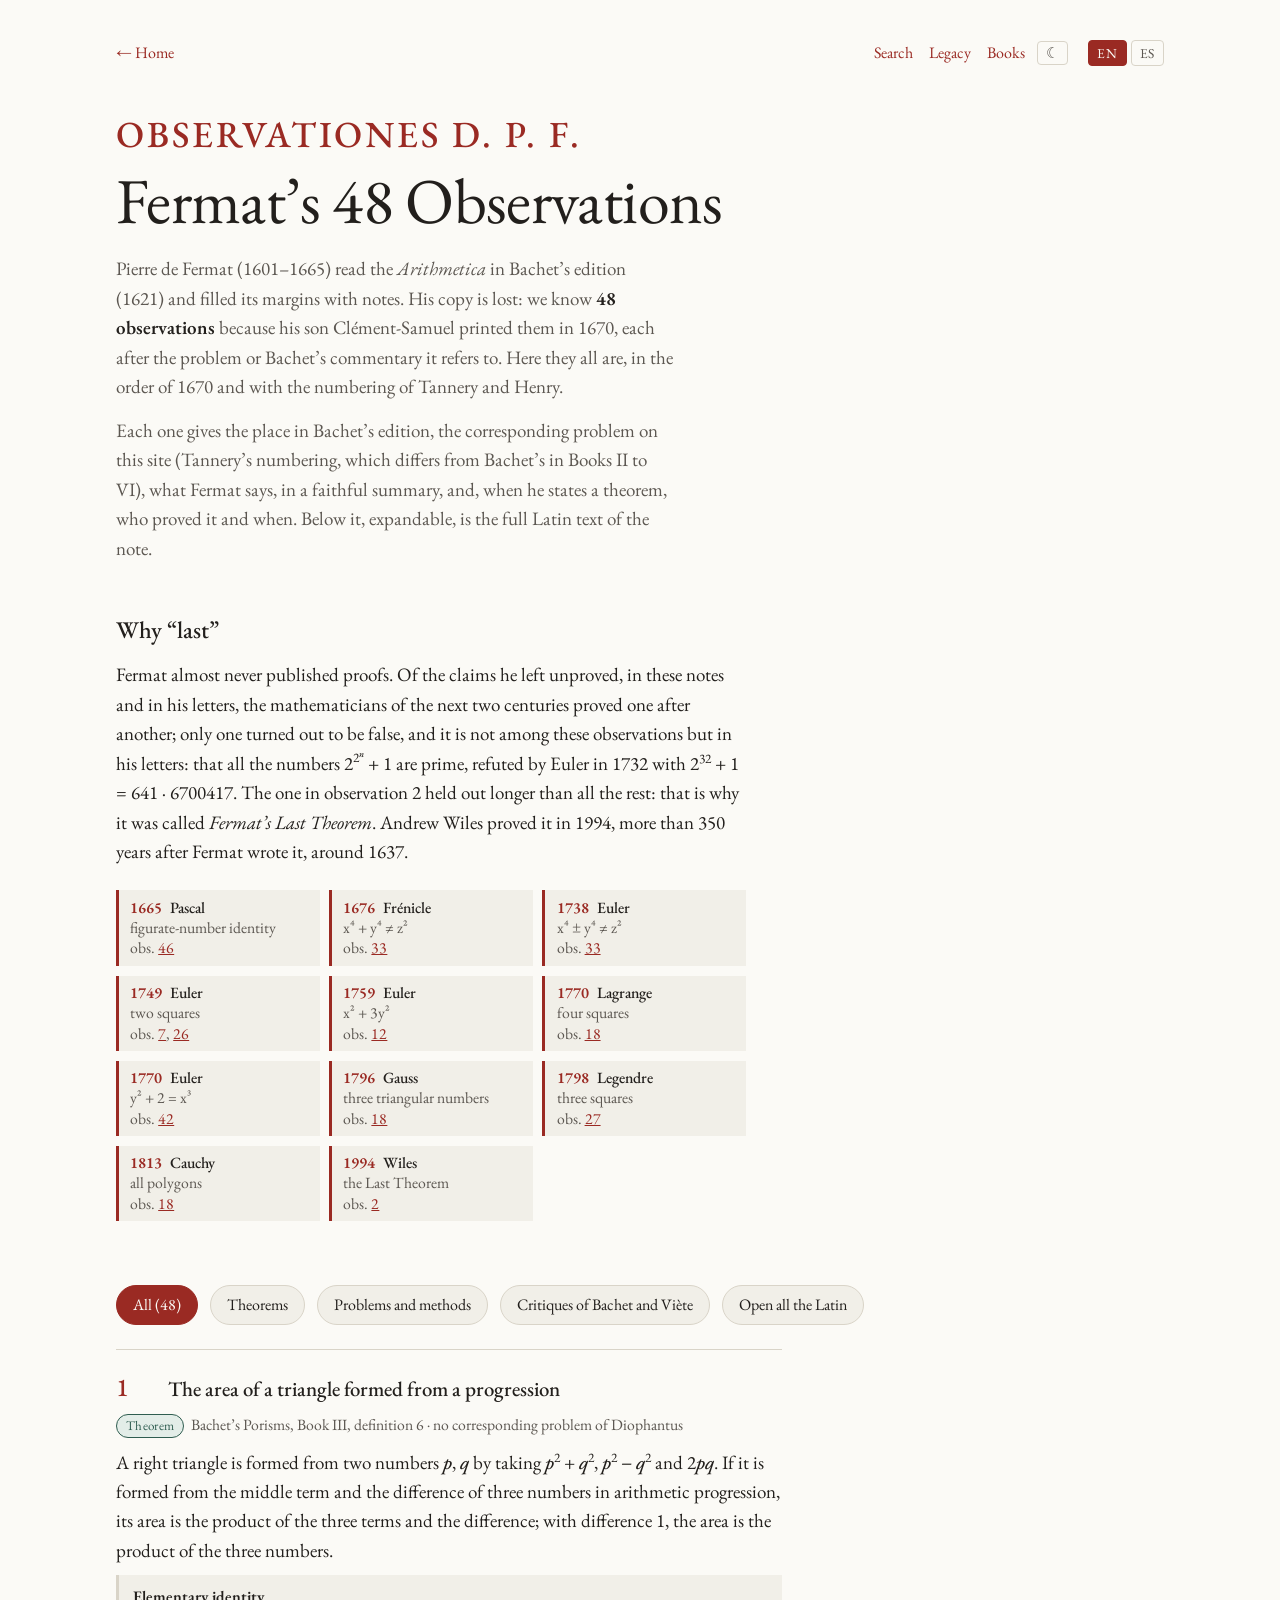
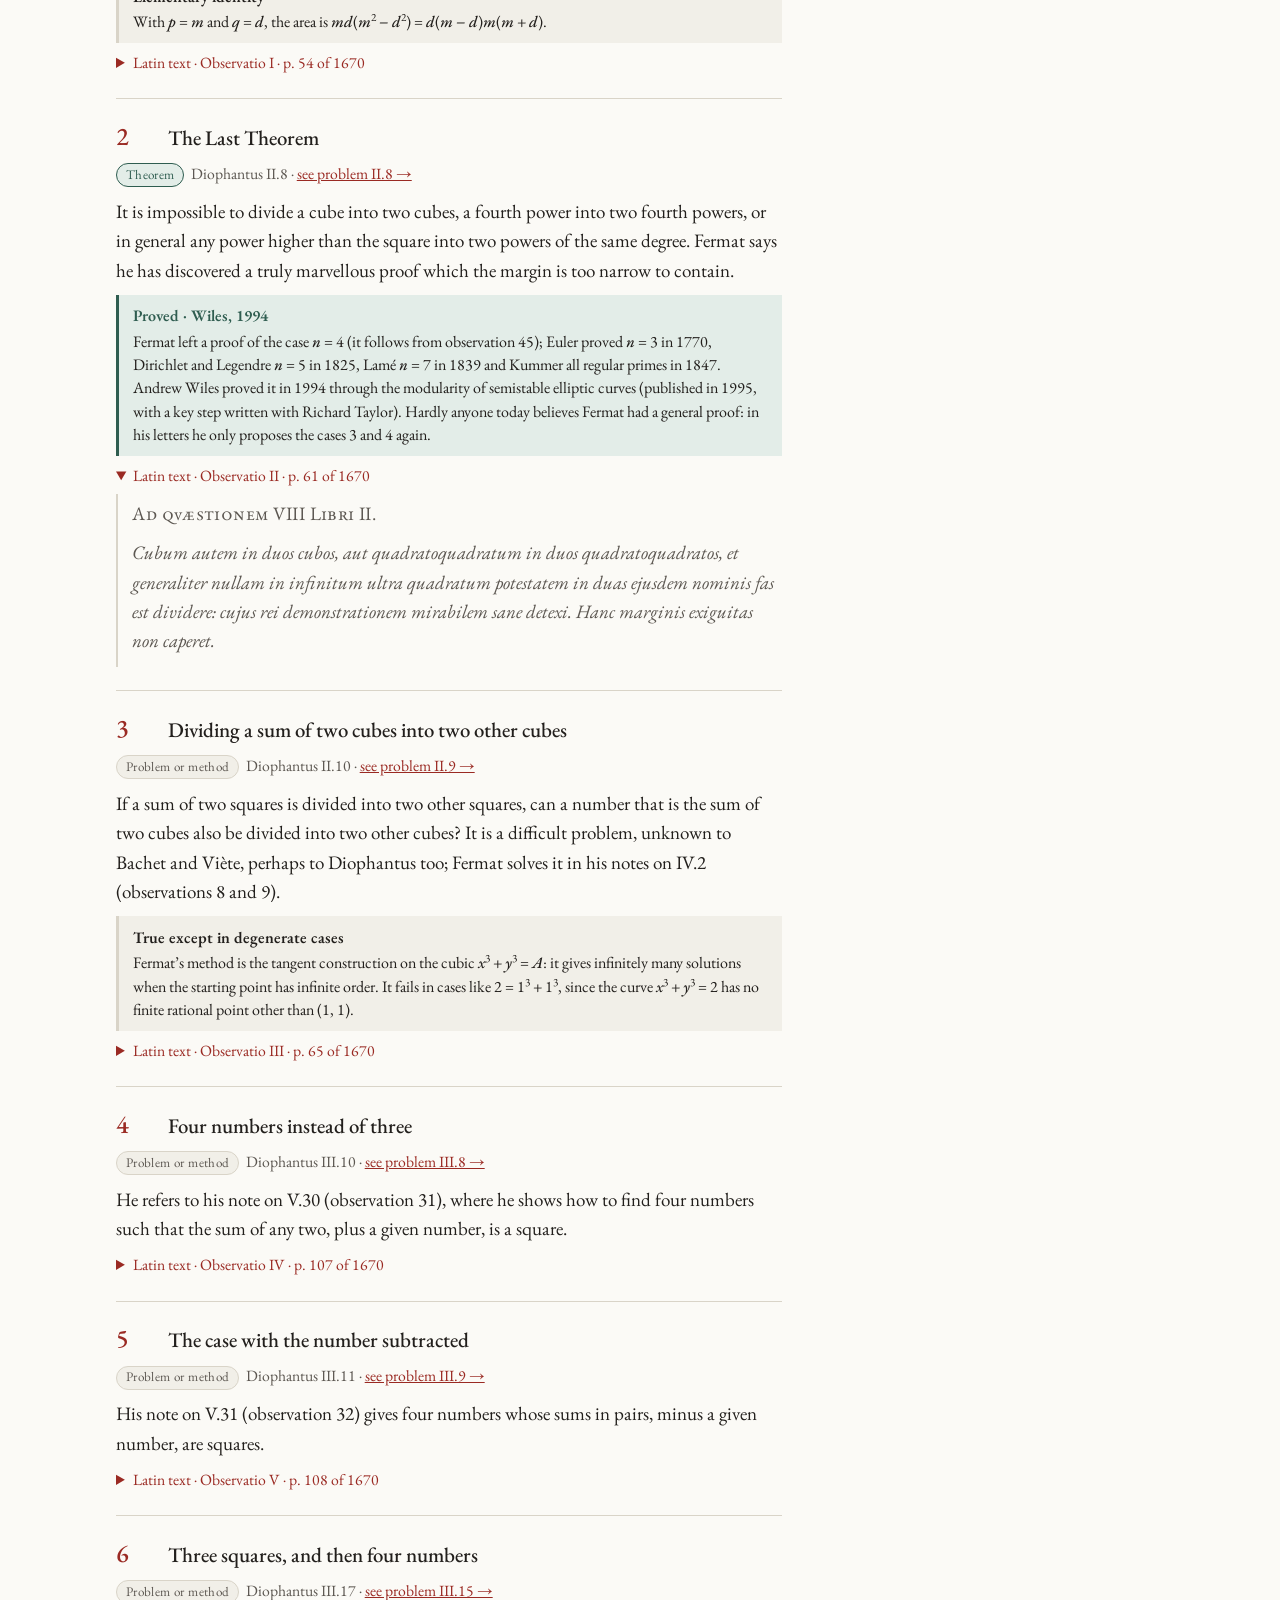
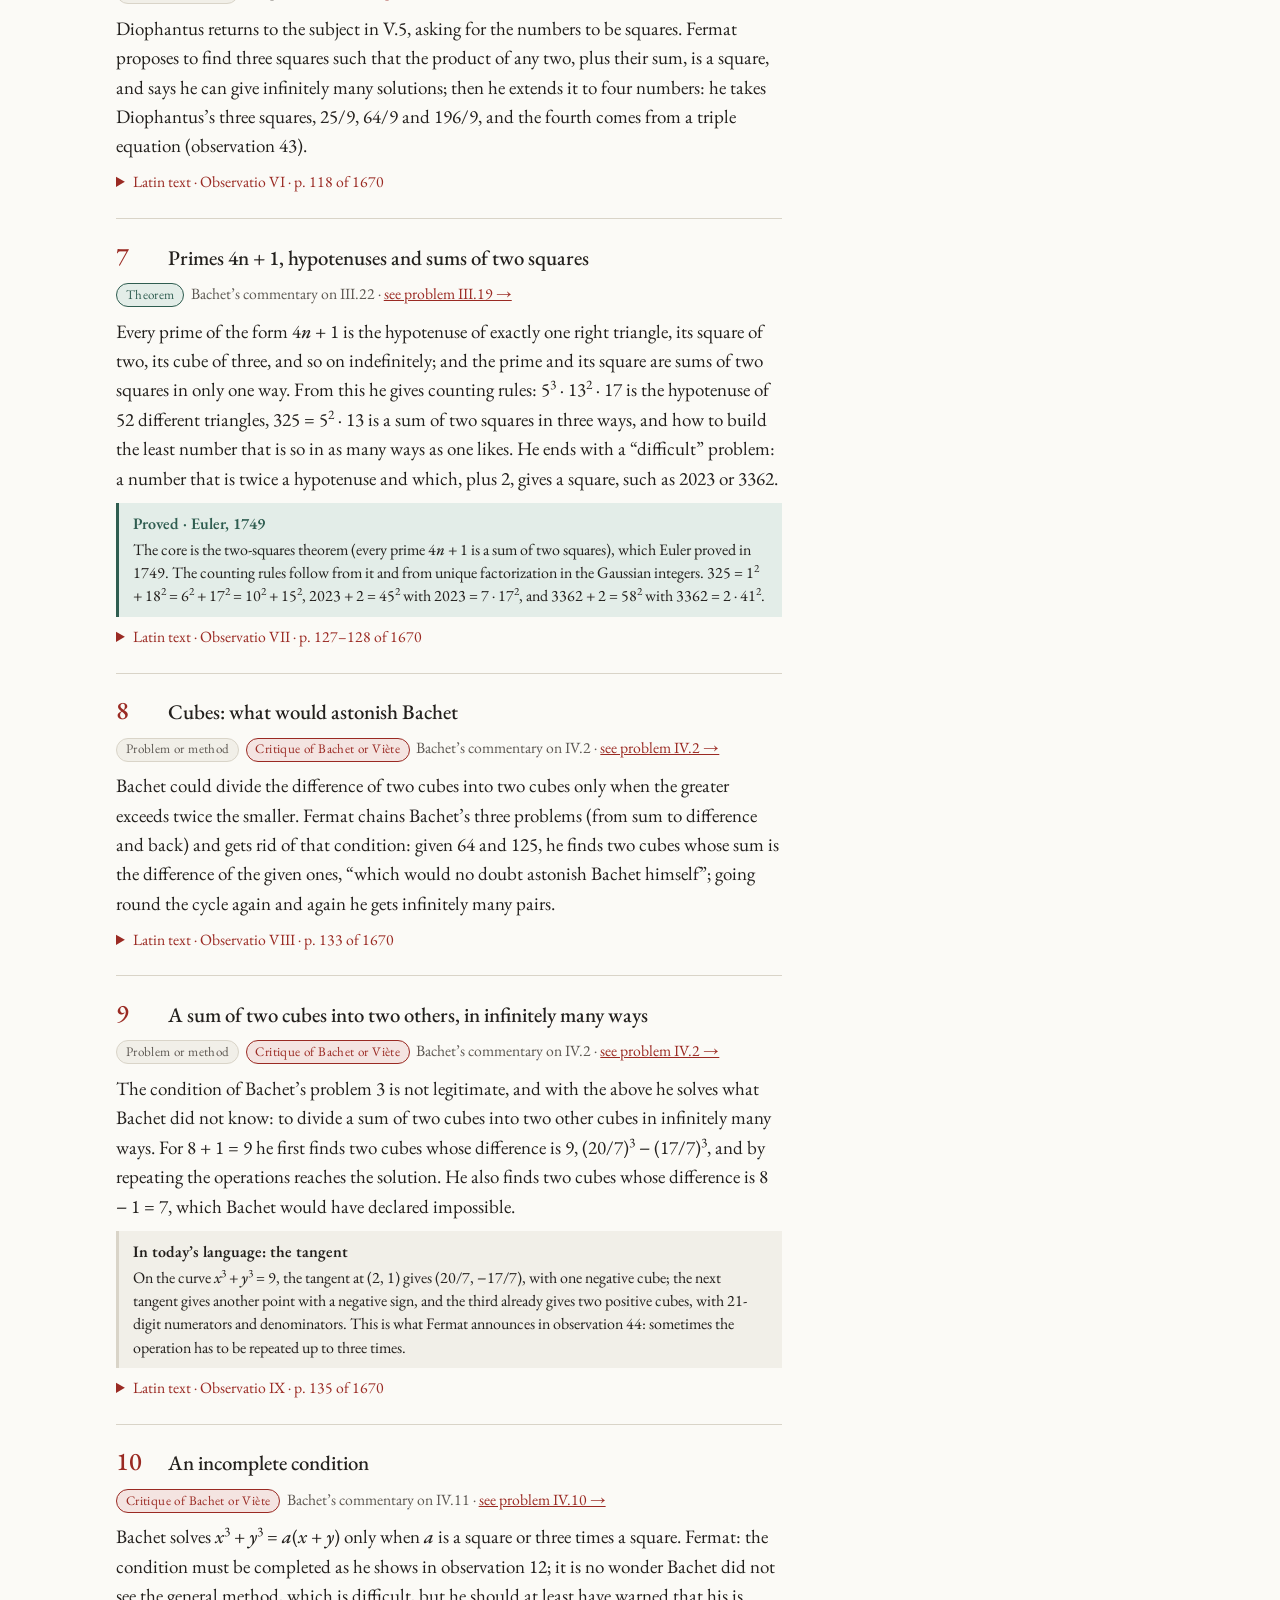
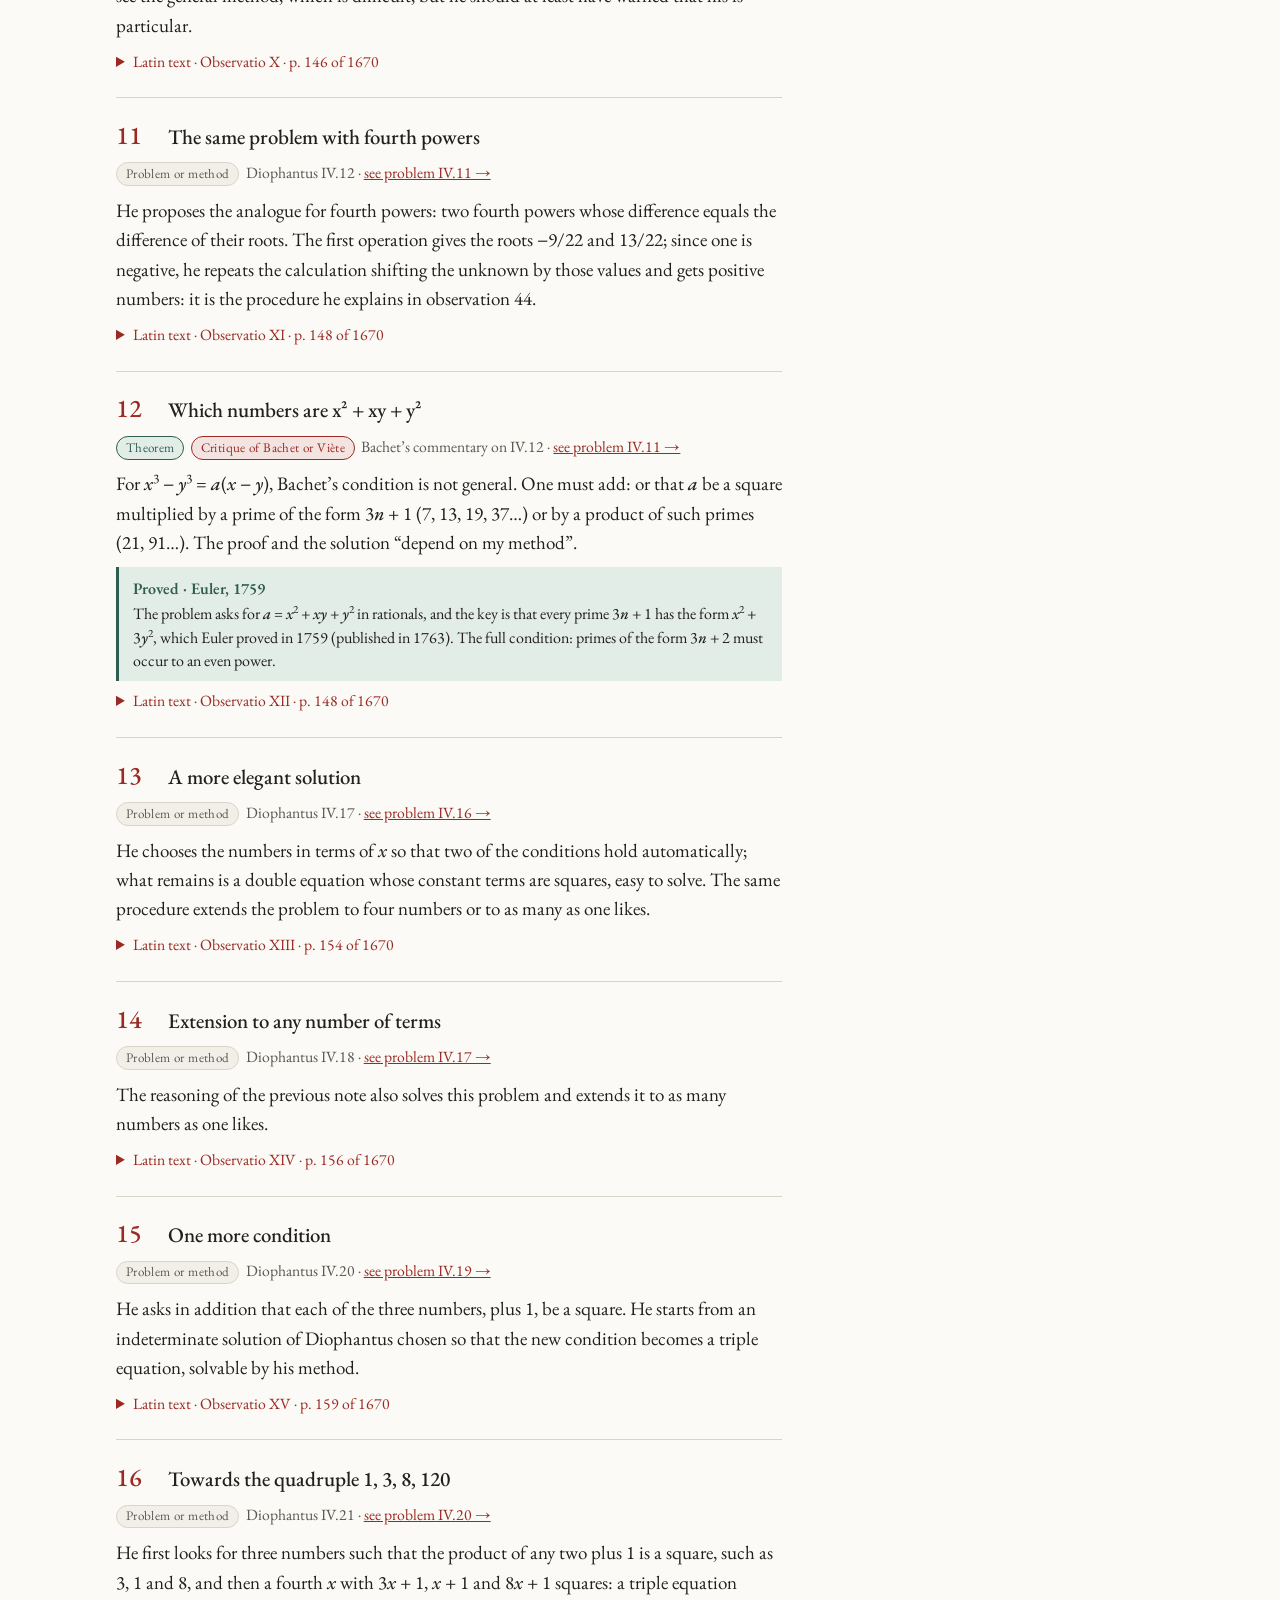
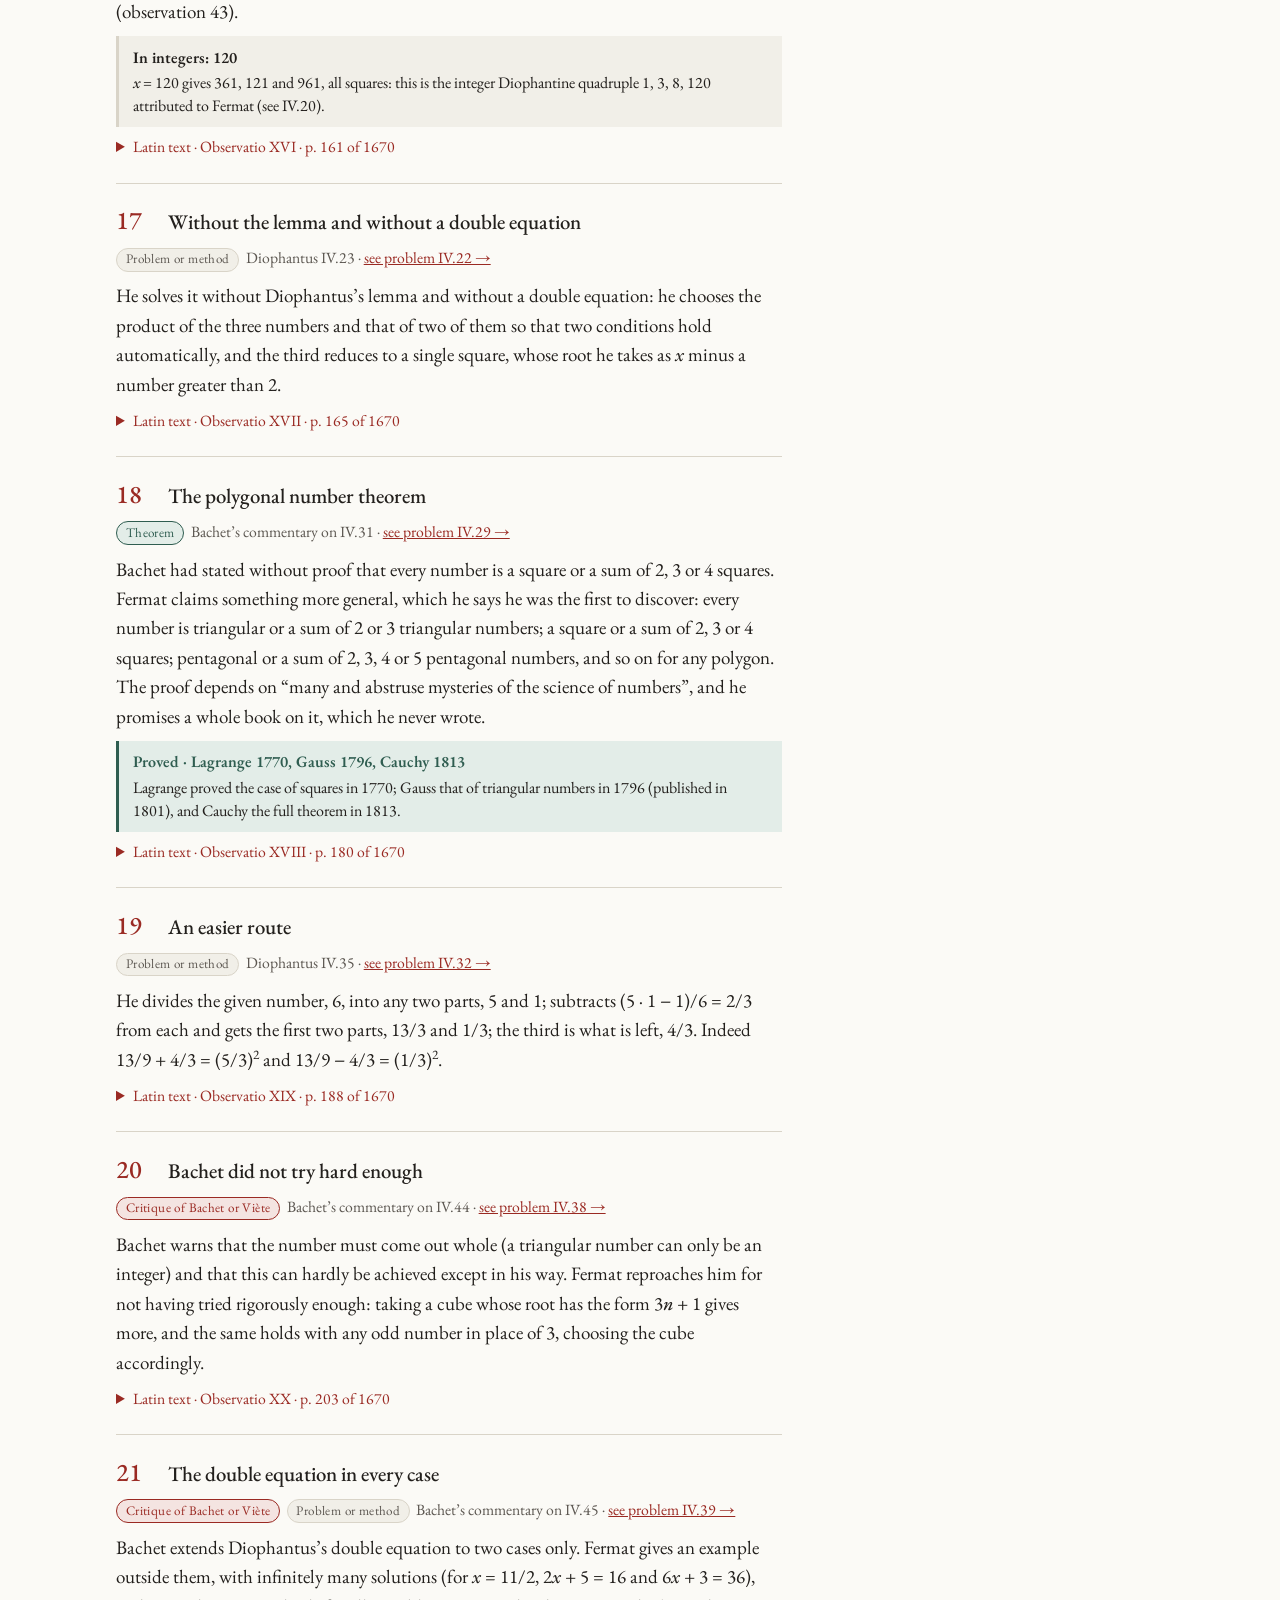
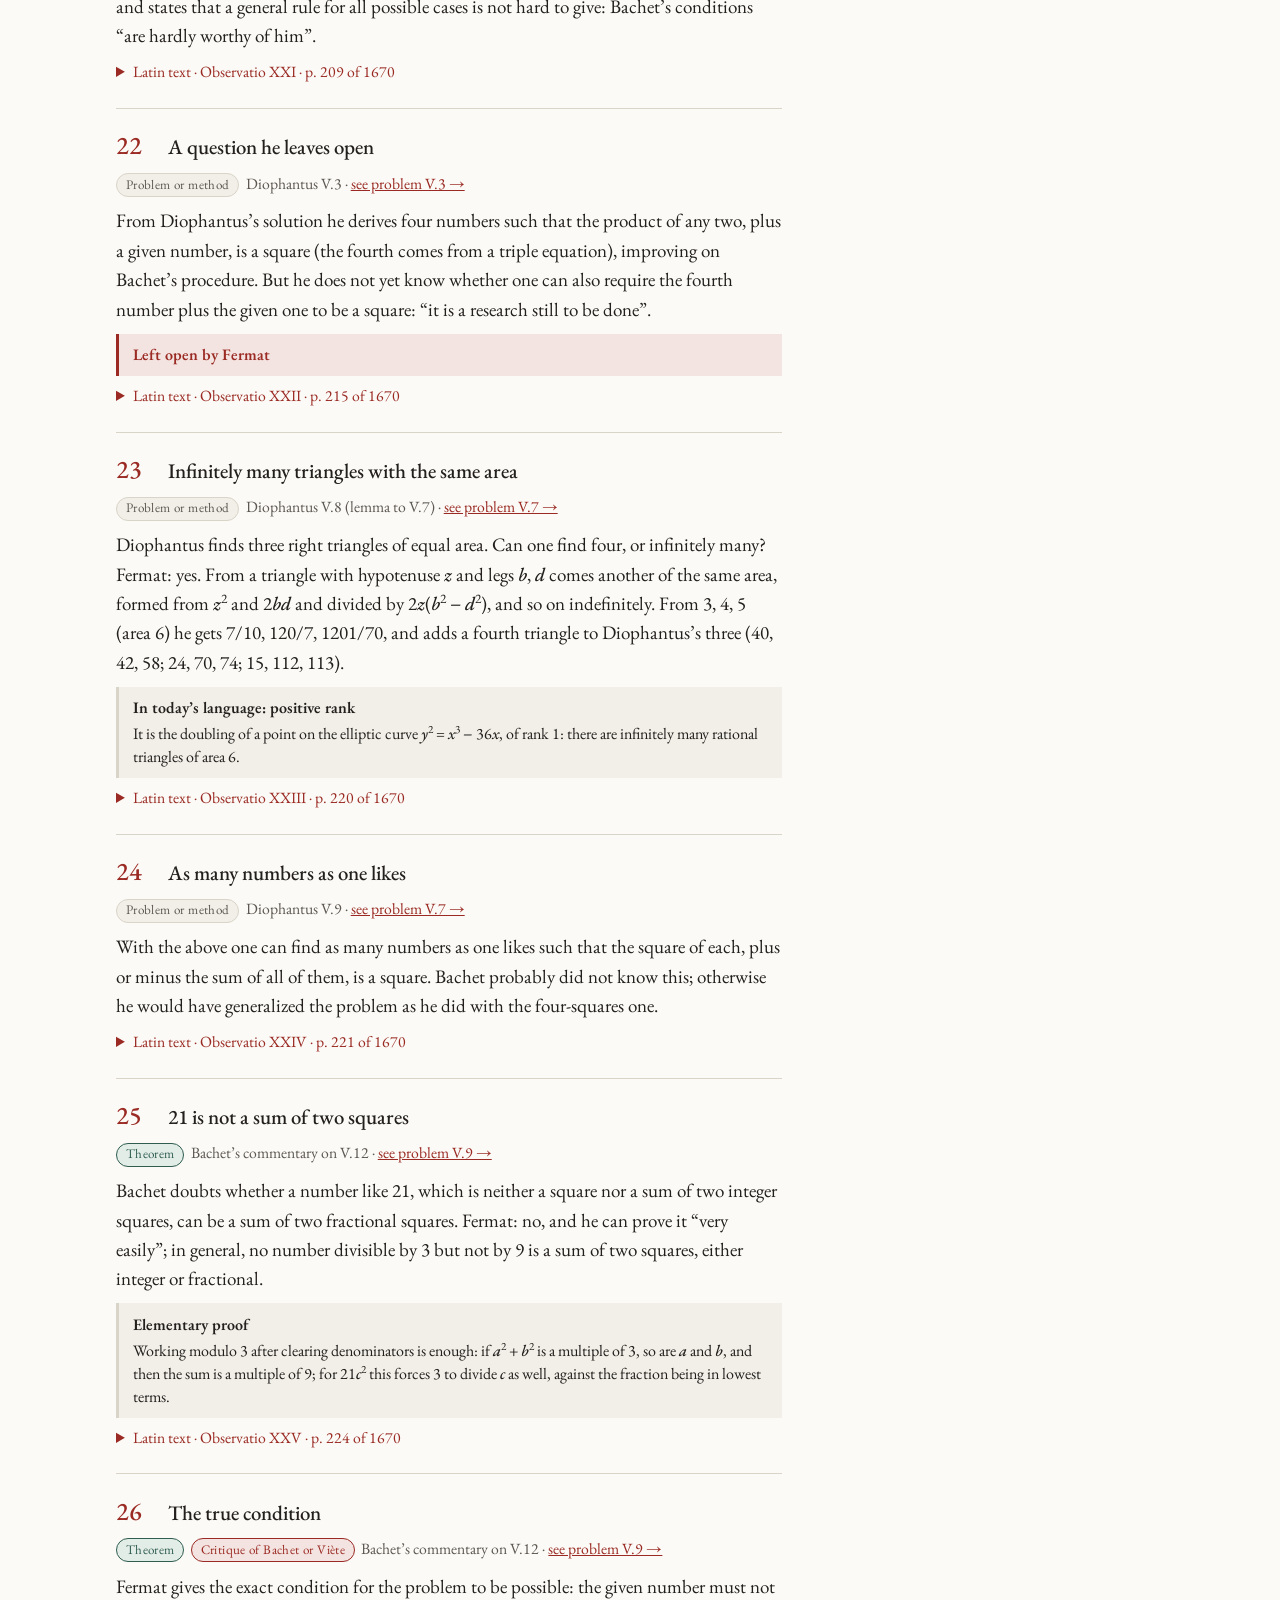
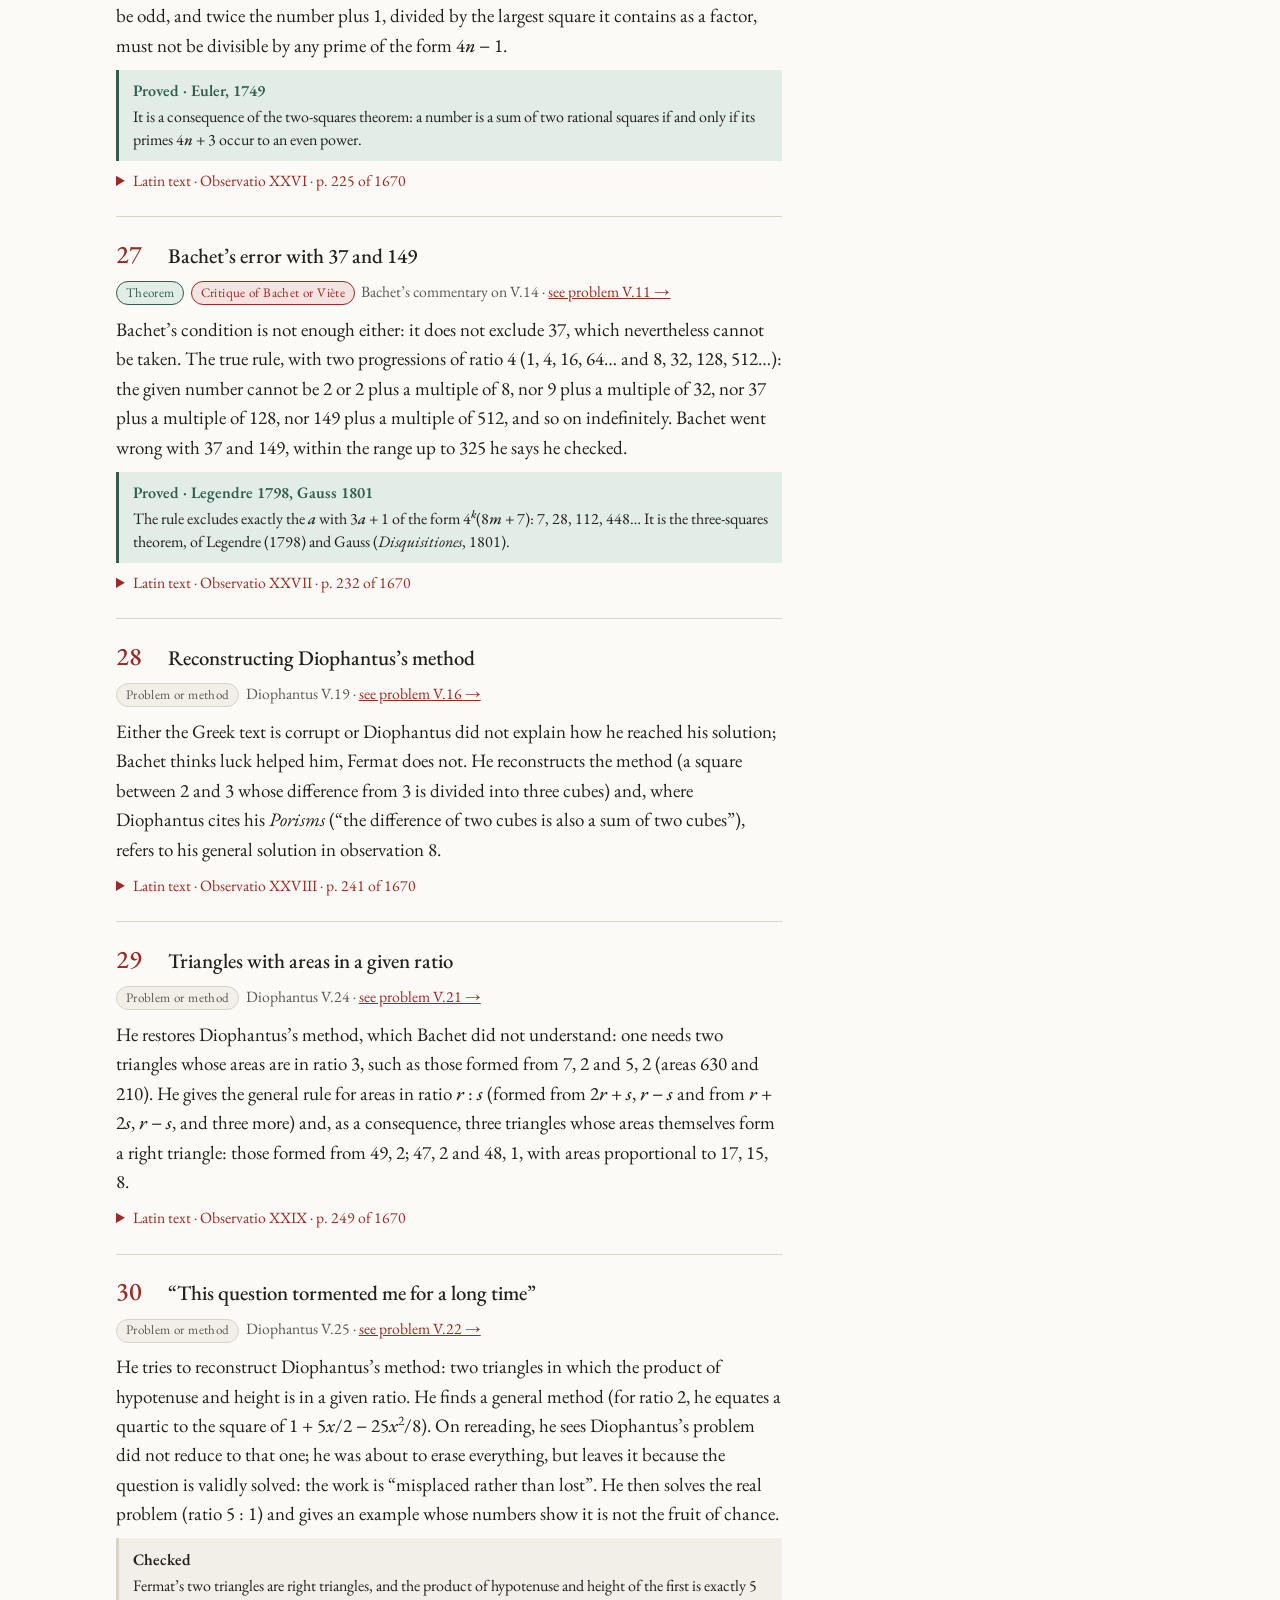
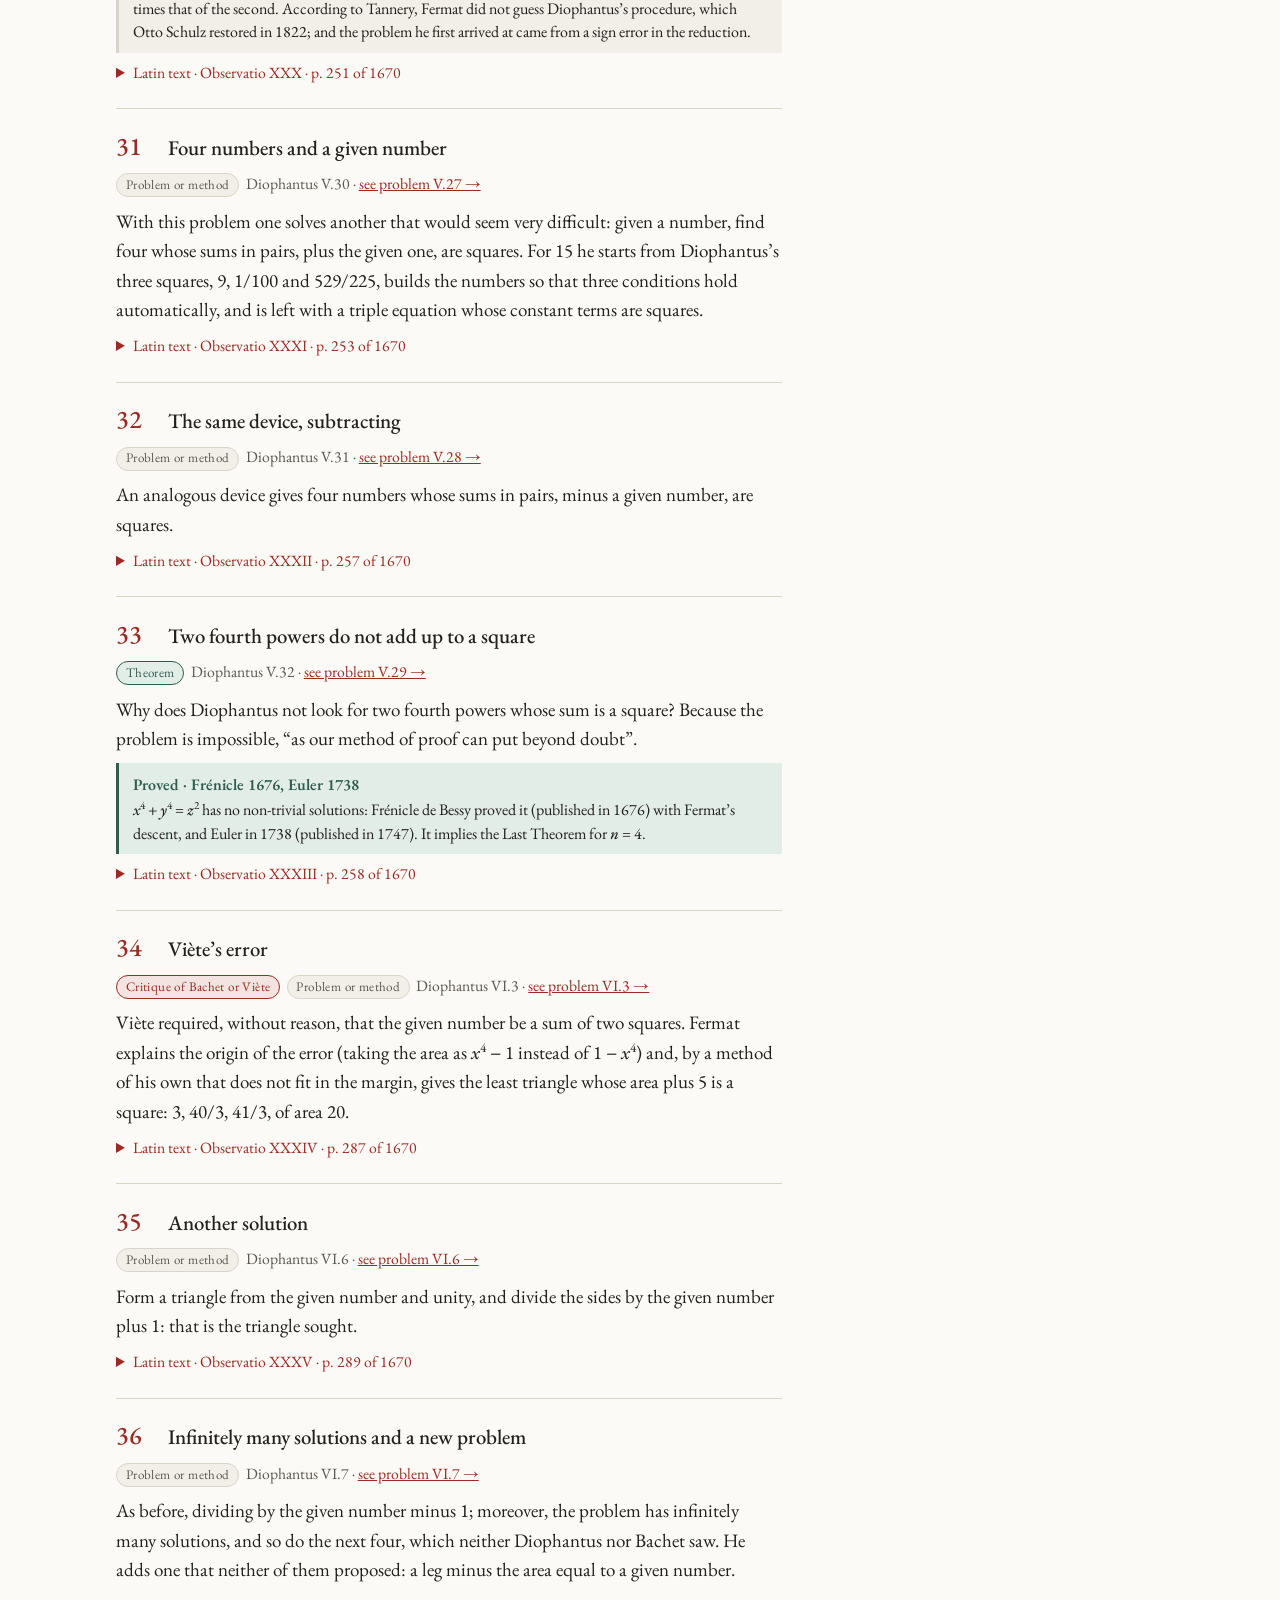
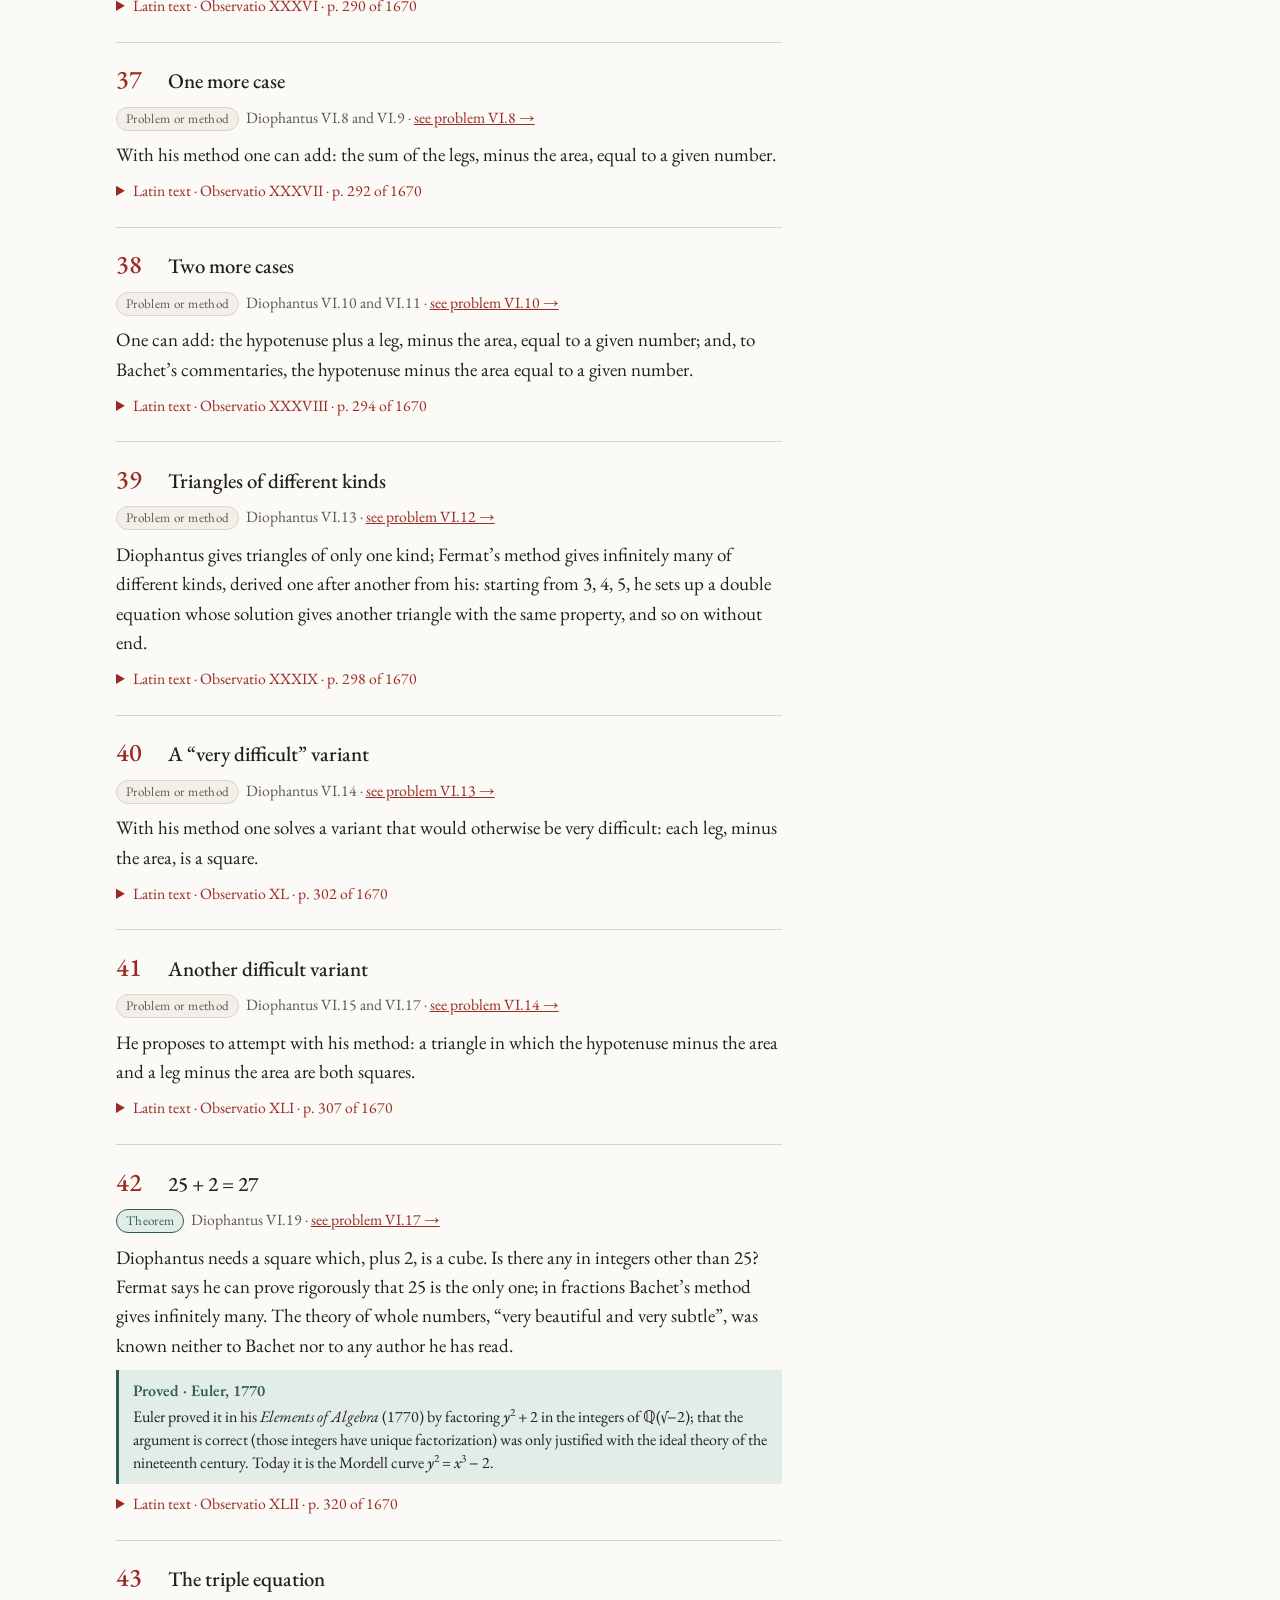
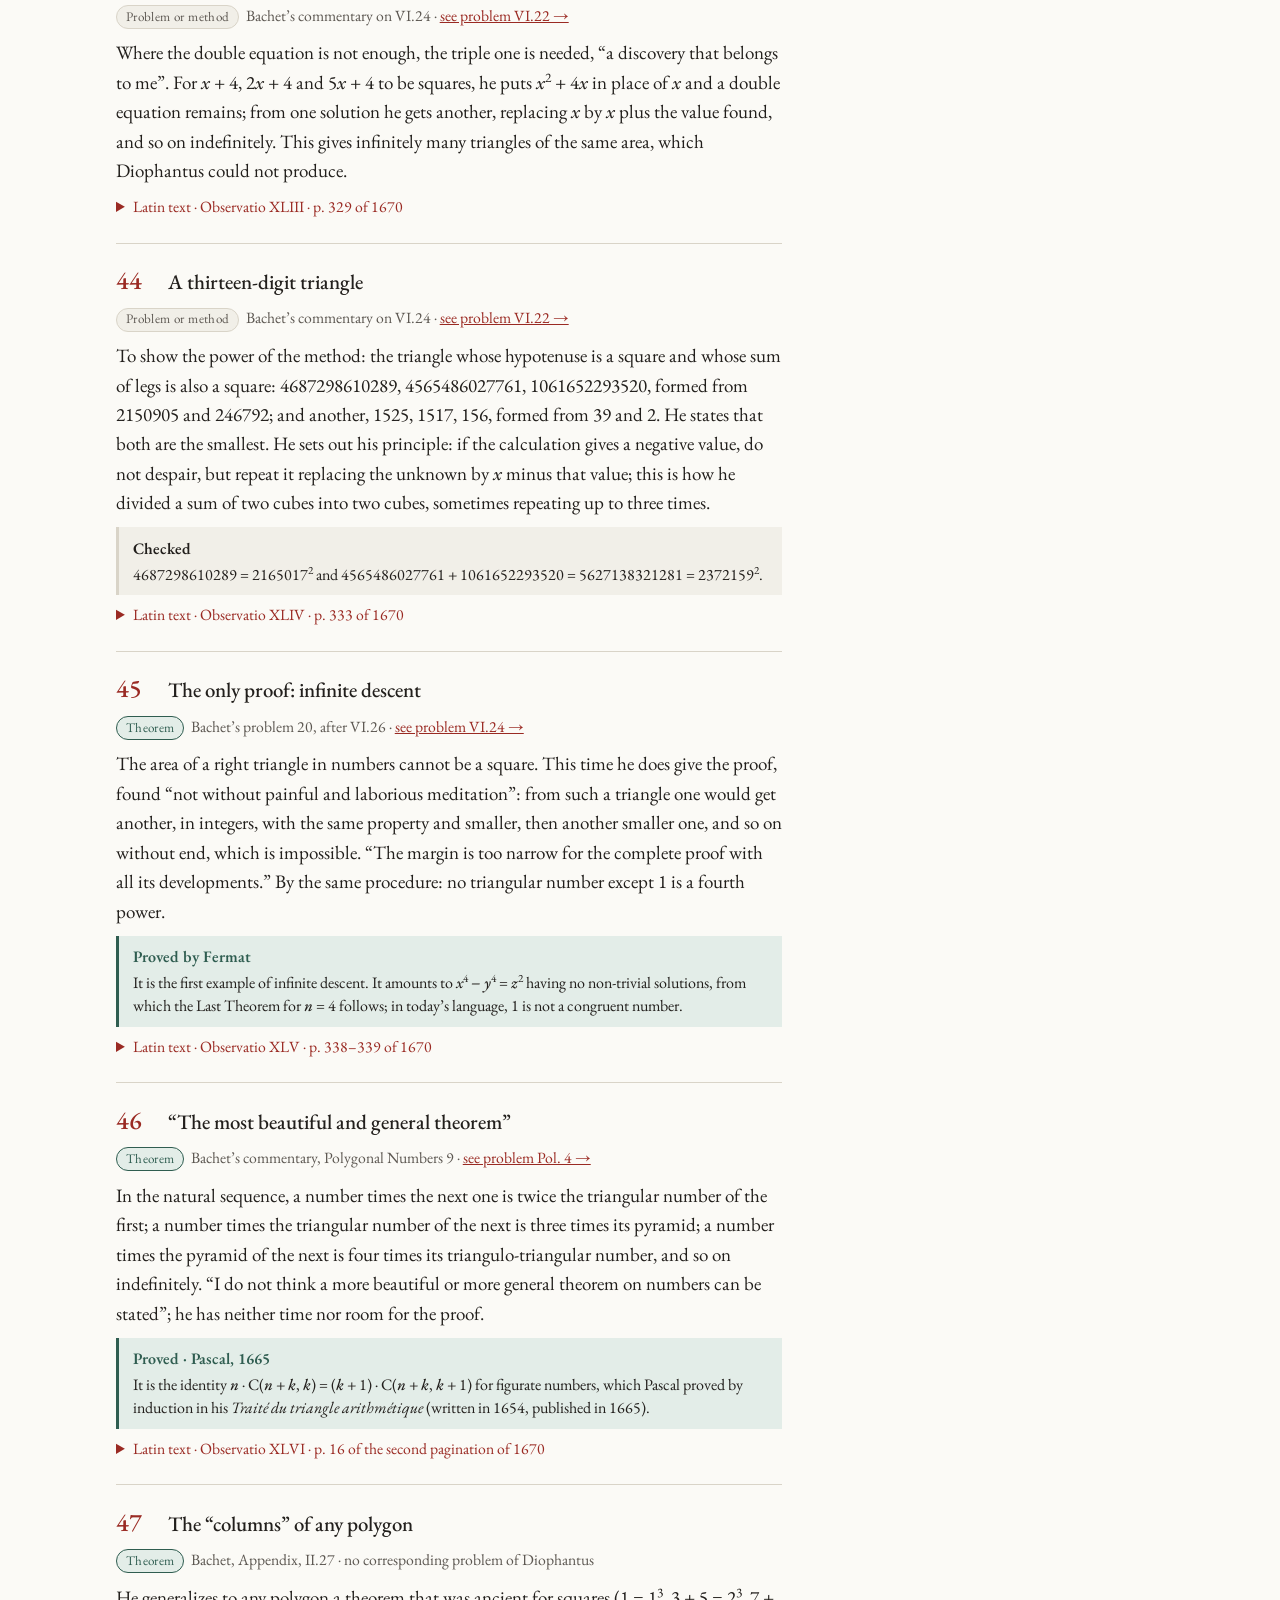
<file: fermat.html>
<!DOCTYPE html>
<html lang="en">
<head>
<meta charset="utf-8">
<meta name="viewport" content="width=device-width, initial-scale=1, viewport-fit=cover">
<link rel="preconnect" href="https://fonts.googleapis.com">
<link rel="preconnect" href="https://fonts.gstatic.com" crossorigin>
<link href="https://fonts.googleapis.com/css2?family=EB+Garamond:ital,wght@0,400;0,500;0,600;1,400;1,500&family=GFS+Didot&display=swap" rel="stylesheet">
<link rel="stylesheet" href="assets/estilo.css?v=3e18a161">
<title>Diofanto · Observaciones de Fermat</title>
<!--meta-->
<meta name="description" content="The 48 marginal notes that Pierre de Fermat wrote in his copy of the Arithmetica, printed in 1670: what each says, the problem it refers to, who proved its theorem and when, and the full Latin text.">
<link rel="canonical" href="https://arithmeticaofdiophantus.github.io/fermat.html">
<meta property="og:type" content="website">
<meta property="og:site_name" content="The Arithmetica of Diophantus">
<meta property="og:title" content="Fermat’s observations · The Arithmetica of Diophantus">
<meta property="og:description" content="The 48 marginal notes that Pierre de Fermat wrote in his copy of the Arithmetica, printed in 1670: what each says, the problem it refers to, who proved its theorem and when, and the full Latin text.">
<meta property="og:url" content="https://arithmeticaofdiophantus.github.io/fermat.html">
<meta property="og:image" content="https://arithmeticaofdiophantus.github.io/assets/img/og-card.jpg">
<meta property="og:image:width" content="1200">
<meta property="og:image:height" content="630">
<meta property="og:image:alt" content="ΑΡΙΘΜΗΤΙΚΑ: The Arithmetica of Diophantus, beside page 61 of the 1670 edition with Fermat’s note">
<meta property="og:locale" content="en_GB">
<meta property="og:locale:alternate" content="es_ES">
<meta name="twitter:card" content="summary_large_image">
<meta name="twitter:title" content="Fermat’s observations · The Arithmetica of Diophantus">
<meta name="twitter:description" content="The 48 marginal notes that Pierre de Fermat wrote in his copy of the Arithmetica, printed in 1670: what each says, the problem it refers to, who proved its theorem and when, and the full Latin text.">
<meta name="twitter:image" content="https://arithmeticaofdiophantus.github.io/assets/img/og-card.jpg">
<!--/meta-->
<script>try{var t=localStorage.getItem("diofanto-tema");if(t==="dark"||t==="light")document.documentElement.setAttribute("data-theme",t)}catch(e){}</script>
</head>
<body class="lang-en">
<div class="page">
<!--BOOK1-->
<div data-book="fermat">
    <div class="topbar">
      <span><a href="index.html" data-i18n="es">← Inicio</a><a href="index.html" data-i18n="en">← Home</a></span>
      <nav>
        <span data-i18n="es"><a href="index.html#buscar">Buscar</a><a href="legado.html">Legado</a><a href="index.html#libros">Libros</a></span>
        <span data-i18n="en"><a href="index.html#buscar">Search</a><a href="legado.html">Legacy</a><a href="index.html#libros">Books</a></span>
        <button type="button" class="themesw" aria-label="Dark mode" title="Dark mode">☾</button><span class="langsw" role="group" aria-label="Language / Idioma"><button type="button" data-lang="en">EN</button><button type="button" data-lang="es">ES</button></span>
      </nav>
    </div>
    <header>
      <p class="greek">OBSERVATIONES D. P. F.</p>
      <h1><span data-i18n="es">Las 48 observaciones de Fermat</span><span data-i18n="en">Fermat’s 48 Observations</span></h1>
      <div class="intro" data-i18n="es">
        <p>Pierre de Fermat (1601–1665) leyó la <em>Aritmética</em> en la edición de Bachet (1621) y llenó sus márgenes de notas. Su ejemplar se ha perdido: conocemos <strong>48 observaciones</strong> porque su hijo Clément-Samuel las imprimió en 1670, cada una tras el problema o el comentario de Bachet al que se refiere. Están aquí todas, en el orden de 1670 y con la numeración de Tannery y Henry.</p>
        <p>En cada una se indica el lugar de la edición de Bachet, el problema correspondiente de esta web (numeración de Tannery, que en los libros II a VI difiere de la de Bachet), lo que dice Fermat, en resumen fiel, y, cuando enuncia un teorema, quién lo demostró y cuándo. Debajo, desplegable, está el texto latino completo de la nota.</p>
      </div>
      <div class="intro" data-i18n="en">
        <p>Pierre de Fermat (1601–1665) read the <em>Arithmetica</em> in Bachet’s edition (1621) and filled its margins with notes. His copy is lost: we know <strong>48 observations</strong> because his son Clément-Samuel printed them in 1670, each after the problem or Bachet’s commentary it refers to. Here they all are, in the order of 1670 and with the numbering of Tannery and Henry.</p>
        <p>Each one gives the place in Bachet’s edition, the corresponding problem on this site (Tannery’s numbering, which differs from Bachet’s in Books II to VI), what Fermat says, in a faithful summary, and, when he states a theorem, who proved it and when. Below it, expandable, is the full Latin text of the note.</p>
      </div>
    </header>

    <section class="fermat-why">
      <div data-i18n="es">
        <h2>Por qué «último»</h2>
        <p>Fermat casi nunca publicaba demostraciones. De las afirmaciones que dejó sin demostrar, en estas notas y en sus cartas, los matemáticos de los dos siglos siguientes fueron demostrando una tras otra; solo una resultó falsa, y no está entre estas observaciones sino en sus cartas: que todos los números 2<sup>2<sup><var>n</var></sup></sup> + 1 son primos, refutada por Euler en 1732 con 2<sup>32</sup> + 1 = 641 · 6700417. La de la observación 2 resistió más que todas: por eso se la llamó <em>el último teorema de Fermat</em>. Andrew Wiles la demostró en 1994, más de 350 años después de que Fermat la escribiera, hacia 1637.</p>
      </div>
      <div data-i18n="en">
        <h2>Why “last”</h2>
        <p>Fermat almost never published proofs. Of the claims he left unproved, in these notes and in his letters, the mathematicians of the next two centuries proved one after another; only one turned out to be false, and it is not among these observations but in his letters: that all the numbers 2<sup>2<sup><var>n</var></sup></sup> + 1 are prime, refuted by Euler in 1732 with 2<sup>32</sup> + 1 = 641 · 6700417. The one in observation 2 held out longer than all the rest: that is why it was called <em>Fermat’s Last Theorem</em>. Andrew Wiles proved it in 1994, more than 350 years after Fermat wrote it, around 1637.</p>
      </div>
      <ol class="timeline" data-i18n="es">
<li><span class="tl-y">1665</span><span class="tl-w">Pascal</span><span class="tl-d">identidad de los números figurados</span><span class="tl-o">obs. <a href="#obs-46">46</a></span></li>
<li><span class="tl-y">1676</span><span class="tl-w">Frénicle</span><span class="tl-d">x⁴ + y⁴ ≠ z²</span><span class="tl-o">obs. <a href="#obs-33">33</a></span></li>
<li><span class="tl-y">1738</span><span class="tl-w">Euler</span><span class="tl-d">x⁴ ± y⁴ ≠ z²</span><span class="tl-o">obs. <a href="#obs-33">33</a></span></li>
<li><span class="tl-y">1749</span><span class="tl-w">Euler</span><span class="tl-d">dos cuadrados</span><span class="tl-o">obs. <a href="#obs-7">7</a>, <a href="#obs-26">26</a></span></li>
<li><span class="tl-y">1759</span><span class="tl-w">Euler</span><span class="tl-d">x² + 3y²</span><span class="tl-o">obs. <a href="#obs-12">12</a></span></li>
<li><span class="tl-y">1770</span><span class="tl-w">Lagrange</span><span class="tl-d">cuatro cuadrados</span><span class="tl-o">obs. <a href="#obs-18">18</a></span></li>
<li><span class="tl-y">1770</span><span class="tl-w">Euler</span><span class="tl-d">y² + 2 = x³</span><span class="tl-o">obs. <a href="#obs-42">42</a></span></li>
<li><span class="tl-y">1796</span><span class="tl-w">Gauss</span><span class="tl-d">tres triangulares</span><span class="tl-o">obs. <a href="#obs-18">18</a></span></li>
<li><span class="tl-y">1798</span><span class="tl-w">Legendre</span><span class="tl-d">tres cuadrados</span><span class="tl-o">obs. <a href="#obs-27">27</a></span></li>
<li><span class="tl-y">1813</span><span class="tl-w">Cauchy</span><span class="tl-d">todos los polígonos</span><span class="tl-o">obs. <a href="#obs-18">18</a></span></li>
<li><span class="tl-y">1994</span><span class="tl-w">Wiles</span><span class="tl-d">el último teorema</span><span class="tl-o">obs. <a href="#obs-2">2</a></span></li>
      </ol>
      <ol class="timeline" data-i18n="en">
<li><span class="tl-y">1665</span><span class="tl-w">Pascal</span><span class="tl-d">figurate-number identity</span><span class="tl-o">obs. <a href="#obs-46">46</a></span></li>
<li><span class="tl-y">1676</span><span class="tl-w">Frénicle</span><span class="tl-d">x⁴ + y⁴ ≠ z²</span><span class="tl-o">obs. <a href="#obs-33">33</a></span></li>
<li><span class="tl-y">1738</span><span class="tl-w">Euler</span><span class="tl-d">x⁴ ± y⁴ ≠ z²</span><span class="tl-o">obs. <a href="#obs-33">33</a></span></li>
<li><span class="tl-y">1749</span><span class="tl-w">Euler</span><span class="tl-d">two squares</span><span class="tl-o">obs. <a href="#obs-7">7</a>, <a href="#obs-26">26</a></span></li>
<li><span class="tl-y">1759</span><span class="tl-w">Euler</span><span class="tl-d">x² + 3y²</span><span class="tl-o">obs. <a href="#obs-12">12</a></span></li>
<li><span class="tl-y">1770</span><span class="tl-w">Lagrange</span><span class="tl-d">four squares</span><span class="tl-o">obs. <a href="#obs-18">18</a></span></li>
<li><span class="tl-y">1770</span><span class="tl-w">Euler</span><span class="tl-d">y² + 2 = x³</span><span class="tl-o">obs. <a href="#obs-42">42</a></span></li>
<li><span class="tl-y">1796</span><span class="tl-w">Gauss</span><span class="tl-d">three triangular numbers</span><span class="tl-o">obs. <a href="#obs-18">18</a></span></li>
<li><span class="tl-y">1798</span><span class="tl-w">Legendre</span><span class="tl-d">three squares</span><span class="tl-o">obs. <a href="#obs-27">27</a></span></li>
<li><span class="tl-y">1813</span><span class="tl-w">Cauchy</span><span class="tl-d">all polygons</span><span class="tl-o">obs. <a href="#obs-18">18</a></span></li>
<li><span class="tl-y">1994</span><span class="tl-w">Wiles</span><span class="tl-d">the Last Theorem</span><span class="tl-o">obs. <a href="#obs-2">2</a></span></li>
      </ol>
    </section>

    <section class="fermat-list">
      <div class="controls obs-filter" role="group" aria-label="Filtro / Filter">
        <button class="toggle" type="button" data-f="all" aria-pressed="true"><span data-i18n="es">Todas (48)</span><span data-i18n="en">All (48)</span></button>
        <button class="toggle" type="button" data-f="teo" aria-pressed="false"><span data-i18n="es">Teoremas</span><span data-i18n="en">Theorems</span></button>
        <button class="toggle" type="button" data-f="prob" aria-pressed="false"><span data-i18n="es">Problemas y métodos</span><span data-i18n="en">Problems and methods</span></button>
        <button class="toggle" type="button" data-f="crit" aria-pressed="false"><span data-i18n="es">Críticas a Bachet y Viète</span><span data-i18n="en">Critiques of Bachet and Viète</span></button>
        <button class="toggle lat-all" type="button" aria-pressed="false"><span data-i18n="es">Abrir todo el latín</span><span data-i18n="en">Open all the Latin</span></button>
      </div>
      <div class="obs-grid">
<article class="obs" id="obs-1" data-types="teo">
  <h3><span class="obs-n">1</span><span data-i18n="es">El área de un triángulo formado con una progresión</span><span data-i18n="en">The area of a triangle formed from a progression</span></h3>
  <p class="obs-loc" data-i18n="es"><span class="obs-tag t-teo">Teorema</span><span class="obs-where">Porismas de Bachet, libro III, definición 6 · sin problema de Diofanto asociado</span></p>
  <p class="obs-loc" data-i18n="en"><span class="obs-tag t-teo">Theorem</span><span class="obs-where">Bachet’s Porisms, Book III, definition 6 · no corresponding problem of Diophantus</span></p>
  <p data-i18n="es">Un triángulo rectángulo se forma con dos números <var>p</var>, <var>q</var> tomando <var>p</var><sup>2</sup> + <var>q</var><sup>2</sup>, <var>p</var><sup>2</sup> − <var>q</var><sup>2</sup> y 2<var>pq</var>. Si se forma con el término medio y la diferencia de tres números en progresión aritmética, su área es el producto de los tres términos por la diferencia; con diferencia 1, el área es el producto de los tres números.</p>
  <p data-i18n="en">A right triangle is formed from two numbers <var>p</var>, <var>q</var> by taking <var>p</var><sup>2</sup> + <var>q</var><sup>2</sup>, <var>p</var><sup>2</sup> − <var>q</var><sup>2</sup> and 2<var>pq</var>. If it is formed from the middle term and the difference of three numbers in arithmetic progression, its area is the product of the three terms and the difference; with difference 1, the area is the product of the three numbers.</p>
  <div data-i18n="es" class="obs-st st-ele"><b>Identidad elemental</b> Con <var>p</var> = <var>m</var> y <var>q</var> = <var>d</var>, el área es <var>md</var>(<var>m</var><sup>2</sup> − <var>d</var><sup>2</sup>) = <var>d</var>(<var>m</var> − <var>d</var>)<var>m</var>(<var>m</var> + <var>d</var>).</div>
  <div data-i18n="en" class="obs-st st-ele"><b>Elementary identity</b> With <var>p</var> = <var>m</var> and <var>q</var> = <var>d</var>, the area is <var>md</var>(<var>m</var><sup>2</sup> − <var>d</var><sup>2</sup>) = <var>d</var>(<var>m</var> − <var>d</var>)<var>m</var>(<var>m</var> + <var>d</var>).</div>
  <details class="obs-latin">
    <summary><span data-i18n="es">Texto latino · Observatio I · p. 54 de 1670</span><span data-i18n="en">Latin text · Observatio I · p. 54 of 1670</span></summary>
    <div lang="la"><p class="lat-head">Ad definitionem VI Cl. Gasparis Bacheti Porismatum Libr. III.</p><p>A tribus numeris in proportione arithmetica possumus formare triangulum, si secundum hanc definitionem sextam formemus illud a medio et differentia. Nam solidum sub tribus ductum in differentiam faciet aream dicti trianguli, atque ideo, si differentia sit unitas, solidum sub tribus erit area trianguli.</p></div>
  </details>
</article>
<article class="obs" id="obs-2" data-types="teo">
  <h3><span class="obs-n">2</span><span data-i18n="es">El último teorema</span><span data-i18n="en">The Last Theorem</span></h3>
  <p class="obs-loc" data-i18n="es"><span class="obs-tag t-teo">Teorema</span><span class="obs-where">Diofanto II.8 · <a href="libro-2.html#ii-8">ver el problema II.8 →</a></span></p>
  <p class="obs-loc" data-i18n="en"><span class="obs-tag t-teo">Theorem</span><span class="obs-where">Diophantus II.8 · <a href="libro-2.html#ii-8">see problem II.8 →</a></span></p>
  <p data-i18n="es">Es imposible dividir un cubo en dos cubos, un bicuadrado en dos bicuadrados y, en general, cualquier potencia superior al cuadrado en dos potencias del mismo grado. Fermat dice haber descubierto una demostración verdaderamente maravillosa que el margen es demasiado estrecho para contener.</p>
  <p data-i18n="en">It is impossible to divide a cube into two cubes, a fourth power into two fourth powers, or in general any power higher than the square into two powers of the same degree. Fermat says he has discovered a truly marvellous proof which the margin is too narrow to contain.</p>
  <div data-i18n="es" class="obs-st st-dem"><b>Demostrado · Wiles, 1994</b> Fermat dejó demostrado el caso <var>n</var> = 4 (se sigue de la observación 45); Euler probó <var>n</var> = 3 en 1770, Dirichlet y Legendre <var>n</var> = 5 en 1825, Lamé <var>n</var> = 7 en 1839 y Kummer todos los primos regulares en 1847. Andrew Wiles lo demostró en 1994 a través de la modularidad de las curvas elípticas semiestables (publicado en 1995, con un paso clave escrito junto a Richard Taylor). Nadie cree hoy que Fermat tuviera una demostración general: en sus cartas solo vuelve a proponer los casos 3 y 4.</div>
  <div data-i18n="en" class="obs-st st-dem"><b>Proved · Wiles, 1994</b> Fermat left a proof of the case <var>n</var> = 4 (it follows from observation 45); Euler proved <var>n</var> = 3 in 1770, Dirichlet and Legendre <var>n</var> = 5 in 1825, Lamé <var>n</var> = 7 in 1839 and Kummer all regular primes in 1847. Andrew Wiles proved it in 1994 through the modularity of semistable elliptic curves (published in 1995, with a key step written with Richard Taylor). Hardly anyone today believes Fermat had a general proof: in his letters he only proposes the cases 3 and 4 again.</div>
  <details class="obs-latin" open>
    <summary><span data-i18n="es">Texto latino · Observatio II · p. 61 de 1670</span><span data-i18n="en">Latin text · Observatio II · p. 61 of 1670</span></summary>
    <div lang="la"><p class="lat-head">Ad quæstionem VIII Libri II.</p><p>Cubum autem in duos cubos, aut quadratoquadratum in duos quadratoquadratos, et generaliter nullam in infinitum ultra quadratum potestatem in duas ejusdem nominis fas est dividere: cujus rei demonstrationem mirabilem sane detexi. Hanc marginis exiguitas non caperet.</p></div>
  </details>
</article>
<article class="obs" id="obs-3" data-types="prob">
  <h3><span class="obs-n">3</span><span data-i18n="es">Dividir una suma de dos cubos en otros dos cubos</span><span data-i18n="en">Dividing a sum of two cubes into two other cubes</span></h3>
  <p class="obs-loc" data-i18n="es"><span class="obs-tag t-prob">Problema o método</span><span class="obs-where">Diofanto II.10 · <a href="libro-2.html#ii-9">ver el problema II.9 →</a></span></p>
  <p class="obs-loc" data-i18n="en"><span class="obs-tag t-prob">Problem or method</span><span class="obs-where">Diophantus II.10 · <a href="libro-2.html#ii-9">see problem II.9 →</a></span></p>
  <p data-i18n="es">Si una suma de dos cuadrados se divide en otros dos cuadrados, ¿puede un número que es suma de dos cubos dividirse también en otros dos cubos? Es un problema difícil, que Bachet y Viète ignoraron, quizá también Diofanto; Fermat lo resuelve en sus notas a IV.2 (observaciones 8 y 9).</p>
  <p data-i18n="en">If a sum of two squares is divided into two other squares, can a number that is the sum of two cubes also be divided into two other cubes? It is a difficult problem, unknown to Bachet and Viète, perhaps to Diophantus too; Fermat solves it in his notes on IV.2 (observations 8 and 9).</p>
  <div data-i18n="es" class="obs-st st-par"><b>Cierto salvo casos degenerados</b> El método de Fermat es el de la tangente en la cúbica <var>x</var><sup>3</sup> + <var>y</var><sup>3</sup> = <var>A</var>: da infinitas soluciones cuando el punto de partida tiene orden infinito. Falla en casos como 2 = 1<sup>3</sup> + 1<sup>3</sup>, pues la curva <var>x</var><sup>3</sup> + <var>y</var><sup>3</sup> = 2 no tiene más punto racional finito que (1, 1).</div>
  <div data-i18n="en" class="obs-st st-par"><b>True except in degenerate cases</b> Fermat’s method is the tangent construction on the cubic <var>x</var><sup>3</sup> + <var>y</var><sup>3</sup> = <var>A</var>: it gives infinitely many solutions when the starting point has infinite order. It fails in cases like 2 = 1<sup>3</sup> + 1<sup>3</sup>, since the curve <var>x</var><sup>3</sup> + <var>y</var><sup>3</sup> = 2 has no finite rational point other than (1, 1).</div>
  <details class="obs-latin">
    <summary><span data-i18n="es">Texto latino · Observatio III · p. 65 de 1670</span><span data-i18n="en">Latin text · Observatio III · p. 65 of 1670</span></summary>
    <div lang="la"><p class="lat-head">Ad quæstionem X Libri II.</p><p>Num vero numerum ex duobus cubis compositum dividere poterimus in alios duos cubos? Hæc quæstio difficilis sane nec Bacheto aut Vietæ cognita, fortasse nec ipsi Diophanto; ejus tamen solutionem dedimus infra in notatis ad quæstionem secundam Libri IV.</p></div>
  </details>
</article>
<article class="obs" id="obs-4" data-types="prob">
  <h3><span class="obs-n">4</span><span data-i18n="es">Cuatro números en vez de tres</span><span data-i18n="en">Four numbers instead of three</span></h3>
  <p class="obs-loc" data-i18n="es"><span class="obs-tag t-prob">Problema o método</span><span class="obs-where">Diofanto III.10 · <a href="libro-3.html#iii-8">ver el problema III.8 →</a></span></p>
  <p class="obs-loc" data-i18n="en"><span class="obs-tag t-prob">Problem or method</span><span class="obs-where">Diophantus III.10 · <a href="libro-3.html#iii-8">see problem III.8 →</a></span></p>
  <p data-i18n="es">Remite a su nota a V.30 (observación 31), donde enseña a hallar cuatro números tales que la suma de dos cualesquiera, más un número dado, sea un cuadrado.</p>
  <p data-i18n="en">He refers to his note on V.30 (observation 31), where he shows how to find four numbers such that the sum of any two, plus a given number, is a square.</p>
  
  
  <details class="obs-latin">
    <summary><span data-i18n="es">Texto latino · Observatio IV · p. 107 de 1670</span><span data-i18n="en">Latin text · Observatio IV · p. 107 of 1670</span></summary>
    <div lang="la"><p class="lat-head">Ad quæstionem X Libri III.</p><p>Quomodo inveniendi sint quatuor numeri ut compositus ex binis quibuslibet adsumpto dato numero conficiat quadratum, invenimus ad propositionem 30 Libri V.</p></div>
  </details>
</article>
<article class="obs" id="obs-5" data-types="prob">
  <h3><span class="obs-n">5</span><span data-i18n="es">El caso con el número restado</span><span data-i18n="en">The case with the number subtracted</span></h3>
  <p class="obs-loc" data-i18n="es"><span class="obs-tag t-prob">Problema o método</span><span class="obs-where">Diofanto III.11 · <a href="libro-3.html#iii-9">ver el problema III.9 →</a></span></p>
  <p class="obs-loc" data-i18n="en"><span class="obs-tag t-prob">Problem or method</span><span class="obs-where">Diophantus III.11 · <a href="libro-3.html#iii-9">see problem III.9 →</a></span></p>
  <p data-i18n="es">Su nota a V.31 (observación 32) da cuatro números cuyas sumas dos a dos, menos un número dado, son cuadrados.</p>
  <p data-i18n="en">His note on V.31 (observation 32) gives four numbers whose sums in pairs, minus a given number, are squares.</p>
  
  
  <details class="obs-latin">
    <summary><span data-i18n="es">Texto latino · Observatio V · p. 108 de 1670</span><span data-i18n="en">Latin text · Observatio V · p. 108 of 1670</span></summary>
    <div lang="la"><p class="lat-head">Ad quæstionem XI Libri III.</p><p>Quæ notavimus ad 31am Libri V, docebunt quomodo inveniendi sint quatuor numeri, quorum bini quilibet sumpti dempto dato numero conficiant quadratum.</p></div>
  </details>
</article>
<article class="obs" id="obs-6" data-types="prob">
  <h3><span class="obs-n">6</span><span data-i18n="es">Tres cuadrados, y luego cuatro números</span><span data-i18n="en">Three squares, and then four numbers</span></h3>
  <p class="obs-loc" data-i18n="es"><span class="obs-tag t-prob">Problema o método</span><span class="obs-where">Diofanto III.17 · <a href="libro-3.html#iii-15">ver el problema III.15 →</a></span></p>
  <p class="obs-loc" data-i18n="en"><span class="obs-tag t-prob">Problem or method</span><span class="obs-where">Diophantus III.17 · <a href="libro-3.html#iii-15">see problem III.15 →</a></span></p>
  <p data-i18n="es">Diofanto vuelve sobre el tema en V.5 pidiendo que los números sean cuadrados. Fermat plantea hallar tres cuadrados tales que el producto de dos cualesquiera, más la suma de ambos, sea un cuadrado, y dice poder dar infinitas soluciones; luego lo extiende a cuatro números: toma los tres cuadrados de Diofanto, 25/9, 64/9 y 196/9, y el cuarto sale de una ecuación triple (observación 43).</p>
  <p data-i18n="en">Diophantus returns to the subject in V.5, asking for the numbers to be squares. Fermat proposes to find three squares such that the product of any two, plus their sum, is a square, and says he can give infinitely many solutions; then he extends it to four numbers: he takes Diophantus’s three squares, 25/9, 64/9 and 196/9, and the fourth comes from a triple equation (observation 43).</p>
  
  
  <details class="obs-latin">
    <summary><span data-i18n="es">Texto latino · Observatio VI · p. 118 de 1670</span><span data-i18n="en">Latin text · Observatio VI · p. 118 of 1670</span></summary>
    <div lang="la"><p class="lat-head">Ad quæstionem XVII Libri III.</p><p>Exstat hujus quæstionis Diophanti problema in Libro V quæstione 5. Num vero problema sequens ipse Diophantus sciens prætermisit, an potius in aliquo tredecim librorum constructum erat, nescimus: <i>Invenire tres quadratos ut productus ex binorum multiplicatione, adsumpta eorumdem summa, quadratum faciat.</i></p><p>Hujus tamen quæstionis infinitas solutiones dare possumus. En, verbi gratia, sequentem solutionem: satisfaciunt nempe problemati tres quadrati sequentes: primus quadratus <span class="ed">[⋯]</span>, secundus quadratus <span class="ed">[⋯]</span>, tertius quadratus <span class="ed">[⋯]</span>.</p><p>Imo et ulterius progredi et Diophanteam quæstionem promovere nihil vetat. Sequens enim problema generaliter et infinitis modis construximus: <i>Invenire quatuor numeros sub quibus binis quod fit planum, adscita amborum summa, faciat quadratum.</i></p><p>Inveniantur, per 5am propositionem Libri V, tres quadrati ut quem bini faciunt planum adsciscens amborum summam faciat quadratum, et sunto illi numeri quadrati <span class="ed">[25/9, 64/9, 196/9]</span>. Sunt ergo tres isti quadrati tres primi nostræ quæstionis. Ponatur quartus 1N; fient tria producta una cum summis æqualia: primum <span class="ed">[34/9 N + 25/9]</span>, secundum <span class="ed">[73/9 N + 64/9]</span>, tertium <span class="ed">[205/9 N + 196/9]</span>.</p><p>Hæc igitur tria æquanda quadrato, et oritur triplicata æqualitas, cujus explicationem dedimus ad quæstionem 24 Libri VI.</p></div>
  </details>
</article>
<article class="obs" id="obs-7" data-types="teo">
  <h3><span class="obs-n">7</span><span data-i18n="es">Primos 4n + 1, hipotenusas y sumas de dos cuadrados</span><span data-i18n="en">Primes 4n + 1, hypotenuses and sums of two squares</span></h3>
  <p class="obs-loc" data-i18n="es"><span class="obs-tag t-teo">Teorema</span><span class="obs-where">Comentario de Bachet a III.22 · <a href="libro-3.html#iii-19">ver el problema III.19 →</a></span></p>
  <p class="obs-loc" data-i18n="en"><span class="obs-tag t-teo">Theorem</span><span class="obs-where">Bachet’s commentary on III.22 · <a href="libro-3.html#iii-19">see problem III.19 →</a></span></p>
  <p data-i18n="es">Todo primo de la forma 4<var>n</var> + 1 es hipotenusa de un solo triángulo rectángulo, su cuadrado de dos, su cubo de tres, y así indefinidamente; y él y su cuadrado son suma de dos cuadrados de una sola manera. De ahí da reglas para contar: 5<sup>3</sup> · 13<sup>2</sup> · 17 es hipotenusa de 52 triángulos distintos, 325 = 5<sup>2</sup> · 13 es suma de dos cuadrados de tres maneras, y cómo construir el menor número que lo sea de tantas maneras como se quiera. Termina con un problema «difícil»: un número que sea dos veces hipotenusa y que, sumado a 2, dé un cuadrado, como 2023 o 3362.</p>
  <p data-i18n="en">Every prime of the form 4<var>n</var> + 1 is the hypotenuse of exactly one right triangle, its square of two, its cube of three, and so on indefinitely; and the prime and its square are sums of two squares in only one way. From this he gives counting rules: 5<sup>3</sup> · 13<sup>2</sup> · 17 is the hypotenuse of 52 different triangles, 325 = 5<sup>2</sup> · 13 is a sum of two squares in three ways, and how to build the least number that is so in as many ways as one likes. He ends with a “difficult” problem: a number that is twice a hypotenuse and which, plus 2, gives a square, such as 2023 or 3362.</p>
  <div data-i18n="es" class="obs-st st-dem"><b>Demostrado · Euler, 1749</b> El núcleo es el teorema de los dos cuadrados (todo primo 4<var>n</var> + 1 es suma de dos cuadrados), que Euler demostró en 1749. Las reglas de recuento se siguen de él y de la factorización única en los enteros de Gauss. 325 = 1<sup>2</sup> + 18<sup>2</sup> = 6<sup>2</sup> + 17<sup>2</sup> = 10<sup>2</sup> + 15<sup>2</sup>, 2023 + 2 = 45<sup>2</sup> con 2023 = 7 · 17<sup>2</sup>, y 3362 + 2 = 58<sup>2</sup> con 3362 = 2 · 41<sup>2</sup>.</div>
  <div data-i18n="en" class="obs-st st-dem"><b>Proved · Euler, 1749</b> The core is the two-squares theorem (every prime 4<var>n</var> + 1 is a sum of two squares), which Euler proved in 1749. The counting rules follow from it and from unique factorization in the Gaussian integers. 325 = 1<sup>2</sup> + 18<sup>2</sup> = 6<sup>2</sup> + 17<sup>2</sup> = 10<sup>2</sup> + 15<sup>2</sup>, 2023 + 2 = 45<sup>2</sup> with 2023 = 7 · 17<sup>2</sup>, and 3362 + 2 = 58<sup>2</sup> with 3362 = 2 · 41<sup>2</sup>.</div>
  <details class="obs-latin">
    <summary><span data-i18n="es">Texto latino · Observatio VII · p. 127–128 de 1670</span><span data-i18n="en">Latin text · Observatio VII · p. 127–128 of 1670</span></summary>
    <div lang="la"><p class="lat-head">Ad commentarium in quæstionem XXII Libri III.</p><p>Numerus primus, qui superat unitate quaternarii multiplicem, semel tantum est hypotenusa trianguli rectanguli, ejus quadratus bis, cubus ter, quadratoquadratus quater, etc. in infinitum.</p><p>Idem numerus primus et ipsius quadratus componuntur semel ex duobus quadratis; ejus cubus et quadratoquadratus, bis; quadratocubus et cubocubus ter; etc. in infinitum.</p><p>Si numerus primus ex duobus quadratis compositus ducatur in alium primum etiam ex duobus compositum quadratis, productum componetur bis ex duobus quadratis; si ducatur in quadratum ejusdem primi, productum componetur ter ex duobus quadratis; si ducatur in cubum ejusdem primi, productum componetur quater ex duobus quadratis; et sic in infinitum.</p><p>Hinc facile est determinare quoties numerus datus sit hypotenusa trianguli rectanguli. Sumantur omnes primi, quaternarii multiplicem unitate superantes, qui datum numerum metiuntur: verbi gratia, 5, 13, 17. Quod si potestates dictorum primorum metiantur datum numerum, disponantur una cum reliquis loco laterum: verbi gratia, metiantur datum numerum 5 per cubum, 13 per quadratum, et 17 per latus simpliciter. Sumantur exponentes omnium divisorum: nempe numeri 5 exponens est 3 propter cubum; numeri 13 exponens est 2 propter quadratum et numeri 17 unitas tantum. Ordinentur igitur, ut volueris, dicti omnes exponentes: ut, si velis, 3.2.1.</p><p>Ducatur primus in secundum bis et producto adjiciendo summam primi et secundi, fit 17. Ducatur jam 17 in tertium bis et producto adjiciendo summam 17 et tertii, fit 52. Datus igitur numerus erit hypotenusa 52 triangulorum rectangulorum; nec est dissimilis in quotcumque divisoribus et ipsorum potestatibus methodus. Reliqui numeri primi qui quaternarii multiplicem unitate non superant, nihil aut addunt quæstioni aut detrahunt neque ipsorum potestates.</p><p><i>Invenire numerum qui quoties quis velit sit hypotenusa.</i> Quæratur numerus qui sit septies hypotenusa. Numerus 7 datus dupletur: fit 14. Adjice unitatem: fit 15. Sume omnes primos qui mensurant 15: sunt hi 3 et 5. Ab unoquoque dempta unitate, sume reliqui dimidium: fiunt 1 et 2. Quærantur tot primi diversi quot hic sunt numeri, nempe duo, et secundum exponentes 1 et 2 inter se multiplicentur, nempe unus in quadratum alterius; in hoc casu satisfiet quæstioni, modo primi quos sumis superent quaternarii multiplicem unitate. Ex his constat facile posse inveniri numerum minimum qui quoties quis velit sit hypotenusa.</p><p><i>Invenire numerum qui quoties quis velit componatur ex duobus quadratis.</i> Sit datus numerus 10. Ejus duplum 20, cujus omnes partes primæ sumantur: 2.2.5. Ab unaquaque tolle unitatem: fiunt 1.1.4. Sumantur igitur tres numeri primi, qui nempe unitate superent quaternarii multiplicem: verbi gratia, 5, 13, 17; et quadratoquadratus unius, propter exponentem 4, ducatur in reliquos duos, fiet numerus quæsitus. Ex his facile potest inveniri minimus numerus qui quoties quis velit componatur ex duobus quadratis.</p><p>Ut autem dignoscatur quoties datus numerus ex duobus quadratis componitur: sit datus numerus 325. Numeri primi qui eum componunt, nempe quaternarii multiplicem unitate superantes, sunt 5, 13, hic semel, ille per quadratum. Exponentes disponantur: 2.1. Productum multiplicatione jungatur summæ: fit 5, cui adjuncta unitate, fit 6, cujus dimidium 3. Toties igitur numerus datus componitur ex duobus quadratis. Si essent tres exponentes, ut 2.2.1, ita procedendum: productum sub prioribus adjunctum summæ facit 8. Ducatur 8 in tertium et jungatur productum summæ: fit 17, cui junge unitatem: fit 18, cujus dimidium dat 9. Toties iste secundus numerus componetur ex duobus quadratis. Si ultimus numerus bifariam dividendus esset impar, tunc, dempta unitate, reliqui dimidium sumi debet.</p><p>Sed proponatur, si placet, sequens quæstio: <i>Invenire numerum in integris qui adsumpto dato numero conficiat quadratum et sit hypotenusa quotlibet triangulorum rectangulorum.</i> Hæc quæstio ardua est. Proponatur, verbi gratia, inveniendus numerus qui sit bis hypotenusa et adsumpto binario conficiat quadratum. Erit quæsitus numerus 2023, et sunt alii infiniti idem præstantes, ut 3362, etc.</p></div>
  </details>
</article>
<article class="obs" id="obs-8" data-types="prob crit">
  <h3><span class="obs-n">8</span><span data-i18n="es">Cubos: lo que asombraría a Bachet</span><span data-i18n="en">Cubes: what would astonish Bachet</span></h3>
  <p class="obs-loc" data-i18n="es"><span class="obs-tag t-prob">Problema o método</span><span class="obs-tag t-crit">Crítica a Bachet o Viète</span><span class="obs-where">Comentario de Bachet a IV.2 · <a href="libro-4.html#iv-2">ver el problema IV.2 →</a></span></p>
  <p class="obs-loc" data-i18n="en"><span class="obs-tag t-prob">Problem or method</span><span class="obs-tag t-crit">Critique of Bachet or Viète</span><span class="obs-where">Bachet’s commentary on IV.2 · <a href="libro-4.html#iv-2">see problem IV.2 →</a></span></p>
  <p data-i18n="es">Bachet solo sabía dividir en dos cubos la diferencia de dos cubos cuando el mayor supera el doble del menor. Fermat encadena los tres problemas de Bachet (de la suma a la diferencia y de vuelta) y se libra de esa condición: dados 64 y 125, halla dos cubos cuya suma es la diferencia de los dados, «lo que sin duda asombraría al propio Bachet»; recorriendo el ciclo una y otra vez obtiene infinitos pares.</p>
  <p data-i18n="en">Bachet could divide the difference of two cubes into two cubes only when the greater exceeds twice the smaller. Fermat chains Bachet’s three problems (from sum to difference and back) and gets rid of that condition: given 64 and 125, he finds two cubes whose sum is the difference of the given ones, “which would no doubt astonish Bachet himself”; going round the cycle again and again he gets infinitely many pairs.</p>
  
  
  <details class="obs-latin">
    <summary><span data-i18n="es">Texto latino · Observatio VIII · p. 133 de 1670</span><span data-i18n="en">Latin text · Observatio VIII · p. 133 of 1670</span></summary>
    <div lang="la"><p class="lat-head">Ad commentarium in quæstionem II Libri IV.</p><p>Determinationem operationis iteratione facillime tollimus et generaliter tum hanc quæstionem, tum sequentes quæstiones construimus, quod nec Bachetus nec ipse Vieta expedire potuit.</p><p>Sint dati cubi 64 et 125, inveniendi alii duo quorum summa æqualis sit datorum intervallo. Ex quæstione tertia, folio sequenti, quærantur duo alii cubi quorum differentia æquet differentiam datorum. Illos Bachetus invenit et sunt <span class="ed">[⋯]</span>.</p><p>Isti duo cubi ex constructione habent intervallum æquale intervallo datorum; sed isti duo cubi, inventi per quæstionis tertiæ operationem, possunt jam transferri ad quæstionem primam, quum duplum minoris non superet majorem. Datis itaque his duobus cubis quærantur alii duo quorum summa æquetur intervallo datorum; id quidem licet per determinationem hujus quæstionis primæ. At intervallum datorum horum cuborum est per quæstionem tertiam æquale intervallo cuborum prius sumptorum 64 et 125; igitur construere nihil vetat duos cubos quorum summa æqualis sit intervallo datorum 64 et 125, quod sane miraretur ipse Bachetus.</p><p>Imo, si tres istæ quæstiones eant in circulum et iterentur in infinitum, dabuntur duo cubi in infinitum idem præstantes; ex inventis enim ultimo duobus cubis quorum summa æquet differentiam datorum, per quæstionis secundæ operationem quæremus duos alios quorum differentia æquet summam ultimorum, hoc est intervallum priorum, et ex hac differentia rursum quæremus summam et sic in infinitum.</p></div>
  </details>
</article>
<article class="obs" id="obs-9" data-types="prob crit">
  <h3><span class="obs-n">9</span><span data-i18n="es">Una suma de dos cubos en otros dos, de infinitas maneras</span><span data-i18n="en">A sum of two cubes into two others, in infinitely many ways</span></h3>
  <p class="obs-loc" data-i18n="es"><span class="obs-tag t-prob">Problema o método</span><span class="obs-tag t-crit">Crítica a Bachet o Viète</span><span class="obs-where">Comentario de Bachet a IV.2 · <a href="libro-4.html#iv-2">ver el problema IV.2 →</a></span></p>
  <p class="obs-loc" data-i18n="en"><span class="obs-tag t-prob">Problem or method</span><span class="obs-tag t-crit">Critique of Bachet or Viète</span><span class="obs-where">Bachet’s commentary on IV.2 · <a href="libro-4.html#iv-2">see problem IV.2 →</a></span></p>
  <p data-i18n="es">La condición del problema 3 de Bachet no es legítima, y con lo anterior resuelve lo que Bachet ignoraba: dividir una suma de dos cubos en otros dos cubos de infinitas maneras. Para 8 + 1 = 9 halla primero dos cubos cuya diferencia es 9, (20/7)<sup>3</sup> − (17/7)<sup>3</sup>, y repitiendo las operaciones llega a la solución. Halla también dos cubos cuya diferencia es 8 − 1 = 7, que Bachet habría declarado imposible.</p>
  <p data-i18n="en">The condition of Bachet’s problem 3 is not legitimate, and with the above he solves what Bachet did not know: to divide a sum of two cubes into two other cubes in infinitely many ways. For 8 + 1 = 9 he first finds two cubes whose difference is 9, (20/7)<sup>3</sup> − (17/7)<sup>3</sup>, and by repeating the operations reaches the solution. He also finds two cubes whose difference is 8 − 1 = 7, which Bachet would have declared impossible.</p>
  <div data-i18n="es" class="obs-st st-par"><b>En lenguaje actual: la tangente</b> En la curva <var>x</var><sup>3</sup> + <var>y</var><sup>3</sup> = 9, la tangente en (2, 1) da (20/7, −17/7), con un cubo negativo; la siguiente tangente da otro punto con un signo negativo, y la tercera da ya dos cubos positivos, con numeradores y denominadores de 21 cifras. Es lo que Fermat anuncia en la observación 44: a veces hay que repetir la operación hasta tres veces.</div>
  <div data-i18n="en" class="obs-st st-par"><b>In today’s language: the tangent</b> On the curve <var>x</var><sup>3</sup> + <var>y</var><sup>3</sup> = 9, the tangent at (2, 1) gives (20/7, −17/7), with one negative cube; the next tangent gives another point with a negative sign, and the third already gives two positive cubes, with 21-digit numerators and denominators. This is what Fermat announces in observation 44: sometimes the operation has to be repeated up to three times.</div>
  <details class="obs-latin">
    <summary><span data-i18n="es">Texto latino · Observatio IX · p. 135 de 1670</span><span data-i18n="en">Latin text · Observatio IX · p. 135 of 1670</span></summary>
    <div lang="la"><p class="lat-head">Ad eumdem commentarium.</p><p>Hujus quæstionis determinationem non esse legitimam, simili qua usi in prima quæstione sumus operatione, aperiemus.</p><p>Imo ex supradictis quæstionem, quam Bachetus ignoravit, feliciter construemus: <i>Datum numerum ex duobus cubis compositum in duos alios cubos dividere</i>, idque infinitis modis per operationum continuatam, ut supra monuimus, iterationem.</p><p>Sint duo cubi quibus alii duo æquales inveniendi 8 et 1. Primum ex quæstione secunda quærantur duo cubi quorum differentia æquet summam datorum, eruntque <span class="ed">[8000/343]</span> et <span class="ed">[4913/343]</span>. Quia duplum minoris excedit majorem, res deducitur ad tertiam quæstionem, quæ demum reducetur ad primam, et constabit propositio. Si velis secundam solutionem, rursus quæstio redibit ad secundam, etc.</p><p>Ut autem pateat quæstionis tertiæ determinationem non esse legitimam, datis duobus cubis 8 et 1, inveniendi alii duo quorum differentia æquet differentiam datorum. Sane Bachetus impossibilem hanc quæstionem pronuntiaret; cubi tamen duo per nostram methodum inventi sunt sequentes, quorum nempe differentia æquatur 7, differentiæ 8 et 1. Cubi autem illi duo sunt <span class="ed">[⋯]</span> et <span class="ed">[⋯]</span>, latera ipsorum <span class="ed">[⋯]</span> et <span class="ed">[⋯]</span>.</p></div>
  </details>
</article>
<article class="obs" id="obs-10" data-types="crit">
  <h3><span class="obs-n">10</span><span data-i18n="es">Una condición incompleta</span><span data-i18n="en">An incomplete condition</span></h3>
  <p class="obs-loc" data-i18n="es"><span class="obs-tag t-crit">Crítica a Bachet o Viète</span><span class="obs-where">Comentario de Bachet a IV.11 · <a href="libro-4.html#iv-10">ver el problema IV.10 →</a></span></p>
  <p class="obs-loc" data-i18n="en"><span class="obs-tag t-crit">Critique of Bachet or Viète</span><span class="obs-where">Bachet’s commentary on IV.11 · <a href="libro-4.html#iv-10">see problem IV.10 →</a></span></p>
  <p data-i18n="es">Bachet resuelve <var>x</var><sup>3</sup> + <var>y</var><sup>3</sup> = <var>a</var>(<var>x</var> + <var>y</var>) solo si <var>a</var> es un cuadrado o el triple de un cuadrado. Fermat: la condición hay que completarla como indica en la observación 12; no es raro que Bachet no viera el método general, que es difícil, pero debió al menos avisar de que el suyo es particular.</p>
  <p data-i18n="en">Bachet solves <var>x</var><sup>3</sup> + <var>y</var><sup>3</sup> = <var>a</var>(<var>x</var> + <var>y</var>) only when <var>a</var> is a square or three times a square. Fermat: the condition must be completed as he shows in observation 12; it is no wonder Bachet did not see the general method, which is difficult, but he should at least have warned that his is particular.</p>
  
  
  <details class="obs-latin">
    <summary><span data-i18n="es">Texto latino · Observatio X · p. 146 de 1670</span><span data-i18n="en">Latin text · Observatio X · p. 146 of 1670</span></summary>
    <div lang="la"><p class="lat-head">Ad commentarium in quæstionem XI Libri IV.</p><p>Eadem addenda huic determinationi quæ in notis sequentibus addidimus, et miror Bachetum non quod methodum generalem, quæ sane est difficilis, non viderit, sed quod saltem non admonuerit lectorem hanc quæ ab ipso traditur non esse generalem.</p></div>
  </details>
</article>
<article class="obs" id="obs-11" data-types="prob">
  <h3><span class="obs-n">11</span><span data-i18n="es">El mismo problema con bicuadrados</span><span data-i18n="en">The same problem with fourth powers</span></h3>
  <p class="obs-loc" data-i18n="es"><span class="obs-tag t-prob">Problema o método</span><span class="obs-where">Diofanto IV.12 · <a href="libro-4.html#iv-11">ver el problema IV.11 →</a></span></p>
  <p class="obs-loc" data-i18n="en"><span class="obs-tag t-prob">Problem or method</span><span class="obs-where">Diophantus IV.12 · <a href="libro-4.html#iv-11">see problem IV.11 →</a></span></p>
  <p data-i18n="es">Propone el análogo para bicuadrados: dos bicuadrados cuya diferencia sea igual a la de sus raíces. La primera operación da las raíces −9/22 y 13/22; como una es negativa, repite el cálculo desplazando la incógnita por esos valores y obtiene números positivos: es el procedimiento que explica en la observación 44.</p>
  <p data-i18n="en">He proposes the analogue for fourth powers: two fourth powers whose difference equals the difference of their roots. The first operation gives the roots −9/22 and 13/22; since one is negative, he repeats the calculation shifting the unknown by those values and gets positive numbers: it is the procedure he explains in observation 44.</p>
  
  
  <details class="obs-latin">
    <summary><span data-i18n="es">Texto latino · Observatio XI · p. 148 de 1670</span><span data-i18n="en">Latin text · Observatio XI · p. 148 of 1670</span></summary>
    <div lang="la"><p class="lat-head">Ad quæstionem XII Libri IV.</p><p>Utrum vero invenire liceat <i>duos quadratoquadratos quorum intervallum æquale sit intervallo laterum ipsorum</i>, de hoc inquiratur et tentetur artificium nostræ methodi, quod haud dubie succedet.</p><p>Quærantur enim duo quadratoquadrati ita ut differentia laterum sit 1, et differentia quadratoquadratorum sit cubus. Erunt latera, per primam operationem, <span class="ed">[− 9/22]</span> et <span class="ed">[13/22]</span>. Sed, quia primus numerus notatur signo −, iteretur operatio juxta nostram methodum et ponatur primum latus 1N − 9/22; secundum erit 1N + 13/22, et incidetur in novam operationem quæ in veris numeris quæstioni satisfaciet.</p></div>
  </details>
</article>
<article class="obs" id="obs-12" data-types="teo crit">
  <h3><span class="obs-n">12</span><span data-i18n="es">Qué números son x² + xy + y²</span><span data-i18n="en">Which numbers are x² + xy + y²</span></h3>
  <p class="obs-loc" data-i18n="es"><span class="obs-tag t-teo">Teorema</span><span class="obs-tag t-crit">Crítica a Bachet o Viète</span><span class="obs-where">Comentario de Bachet a IV.12 · <a href="libro-4.html#iv-11">ver el problema IV.11 →</a></span></p>
  <p class="obs-loc" data-i18n="en"><span class="obs-tag t-teo">Theorem</span><span class="obs-tag t-crit">Critique of Bachet or Viète</span><span class="obs-where">Bachet’s commentary on IV.12 · <a href="libro-4.html#iv-11">see problem IV.11 →</a></span></p>
  <p data-i18n="es">Para <var>x</var><sup>3</sup> − <var>y</var><sup>3</sup> = <var>a</var>(<var>x</var> − <var>y</var>), la condición de Bachet no es general. Hay que añadir: o que <var>a</var> sea un cuadrado multiplicado por un primo de la forma 3<var>n</var> + 1 (7, 13, 19, 37…) o por un producto de primos así (21, 91…). La demostración y la solución «dependen de mi método».</p>
  <p data-i18n="en">For <var>x</var><sup>3</sup> − <var>y</var><sup>3</sup> = <var>a</var>(<var>x</var> − <var>y</var>), Bachet’s condition is not general. One must add: or that <var>a</var> be a square multiplied by a prime of the form 3<var>n</var> + 1 (7, 13, 19, 37…) or by a product of such primes (21, 91…). The proof and the solution “depend on my method”.</p>
  <div data-i18n="es" class="obs-st st-dem"><b>Demostrado · Euler, 1759</b> El problema pide que <var>a</var> = <var>x</var><sup>2</sup> + <var>xy</var> + <var>y</var><sup>2</sup> en racionales, y la clave es que todo primo 3<var>n</var> + 1 es de la forma <var>x</var><sup>2</sup> + 3<var>y</var><sup>2</sup>, que Euler demostró en 1759 (publicado en 1763). La condición completa: los primos de la forma 3<var>n</var> + 2 deben aparecer con exponente par.</div>
  <div data-i18n="en" class="obs-st st-dem"><b>Proved · Euler, 1759</b> The problem asks for <var>a</var> = <var>x</var><sup>2</sup> + <var>xy</var> + <var>y</var><sup>2</sup> in rationals, and the key is that every prime 3<var>n</var> + 1 has the form <var>x</var><sup>2</sup> + 3<var>y</var><sup>2</sup>, which Euler proved in 1759 (published in 1763). The full condition: primes of the form 3<var>n</var> + 2 must occur to an even power.</div>
  <details class="obs-latin">
    <summary><span data-i18n="es">Texto latino · Observatio XII · p. 148 de 1670</span><span data-i18n="en">Latin text · Observatio XII · p. 148 of 1670</span></summary>
    <div lang="la"><p class="lat-head">Ad commentarium in eamdem quæstionem.</p><p>Determinatio est illegitima, quia non generalis. Addendum igitur: <span class="ed">[⋯]</span> vel multiplex per numeros primos qui superant unitate ternarii multiplices aut ab ipsis compositos, ut 7, 13, 19, 37, etc., vel 21, 91, etc. Demonstratio et constructio ex nostra methodo petendæ.</p></div>
  </details>
</article>
<article class="obs" id="obs-13" data-types="prob">
  <h3><span class="obs-n">13</span><span data-i18n="es">Una resolución más elegante</span><span data-i18n="en">A more elegant solution</span></h3>
  <p class="obs-loc" data-i18n="es"><span class="obs-tag t-prob">Problema o método</span><span class="obs-where">Diofanto IV.17 · <a href="libro-4.html#iv-16">ver el problema IV.16 →</a></span></p>
  <p class="obs-loc" data-i18n="en"><span class="obs-tag t-prob">Problem or method</span><span class="obs-where">Diophantus IV.17 · <a href="libro-4.html#iv-16">see problem IV.16 →</a></span></p>
  <p data-i18n="es">Elige los números en función de <var>x</var> de modo que dos de las condiciones se cumplan solas; queda una doble ecuación cuyos términos independientes son cuadrados, fácil de resolver. El mismo procedimiento extiende el problema a cuatro números o a tantos como se quiera.</p>
  <p data-i18n="en">He chooses the numbers in terms of <var>x</var> so that two of the conditions hold automatically; what remains is a double equation whose constant terms are squares, easy to solve. The same procedure extends the problem to four numbers or to as many as one likes.</p>
  
  
  <details class="obs-latin">
    <summary><span data-i18n="es">Texto latino · Observatio XIII · p. 154 de 1670</span><span data-i18n="en">Latin text · Observatio XIII · p. 154 of 1670</span></summary>
    <div lang="la"><p class="lat-head">Ad quæstionem XVII Libri IV.</p><p>Elegantius fortasse ita solvetur hæc quæstio. Ponatur primus numerus 1N, secundus 2N + 1, ut cum quadrato primi conficiat quadratum; ponatur tertius quilibet unitatum et numerorum numerus, ea conditione ut additus quadrato secundi conficiat quadratum; verbi gratia, sit 4N + 3. Ita igitur duabus propositi partibus fit satis; superest ut summa trium, sed et quadratus tertii una cum primo, conficiat quadratum. Summa trium est 4 + 7N; summa vero quadrati tertii et primi est 9 + 25N + 16Q, oriturque duplicata æqualitas, cujus solutio in promptu si unitates quadratas ad eumdem numerum quadratum in utrovis numero quadrato adæquando revoces.</p><p>Eademque via facillime extendetur quæstio ad quatuor numeros et infinitos; cavendum enim solummodo erit ut summa unitatum, quæ in singulis numeris ponuntur, conficiat quadratum: quod quidem facillimum est.</p></div>
  </details>
</article>
<article class="obs" id="obs-14" data-types="prob">
  <h3><span class="obs-n">14</span><span data-i18n="es">Extensión a cualquier número de términos</span><span data-i18n="en">Extension to any number of terms</span></h3>
  <p class="obs-loc" data-i18n="es"><span class="obs-tag t-prob">Problema o método</span><span class="obs-where">Diofanto IV.18 · <a href="libro-4.html#iv-17">ver el problema IV.17 →</a></span></p>
  <p class="obs-loc" data-i18n="en"><span class="obs-tag t-prob">Problem or method</span><span class="obs-where">Diophantus IV.18 · <a href="libro-4.html#iv-17">see problem IV.17 →</a></span></p>
  <p data-i18n="es">El razonamiento de la nota anterior resuelve también este problema y lo extiende a tantos números como se quiera.</p>
  <p data-i18n="en">The reasoning of the previous note also solves this problem and extends it to as many numbers as one likes.</p>
  
  
  <details class="obs-latin">
    <summary><span data-i18n="es">Texto latino · Observatio XIV · p. 156 de 1670</span><span data-i18n="en">Latin text · Observatio XIV · p. 156 of 1670</span></summary>
    <div lang="la"><p class="lat-head">Ad quæstionem XVIII Libri IV.</p><p>Eodem quo in superiore quæstione usi sumus ratiocinio, hanc quoque solvemus et ad quotlibet numeros extendemus.</p></div>
  </details>
</article>
<article class="obs" id="obs-15" data-types="prob">
  <h3><span class="obs-n">15</span><span data-i18n="es">Una condición más</span><span data-i18n="en">One more condition</span></h3>
  <p class="obs-loc" data-i18n="es"><span class="obs-tag t-prob">Problema o método</span><span class="obs-where">Diofanto IV.20 · <a href="libro-4.html#iv-19">ver el problema IV.19 →</a></span></p>
  <p class="obs-loc" data-i18n="en"><span class="obs-tag t-prob">Problem or method</span><span class="obs-where">Diophantus IV.20 · <a href="libro-4.html#iv-19">see problem IV.19 →</a></span></p>
  <p data-i18n="es">Pide además que cada uno de los tres números, más 1, sea cuadrado. Parte de una solución indeterminada de Diofanto elegida de modo que la nueva condición se convierta en una ecuación triple, resoluble por su método.</p>
  <p data-i18n="en">He asks in addition that each of the three numbers, plus 1, be a square. He starts from an indeterminate solution of Diophantus chosen so that the new condition becomes a triple equation, solvable by his method.</p>
  
  
  <details class="obs-latin">
    <summary><span data-i18n="es">Texto latino · Observatio XV · p. 159 de 1670</span><span data-i18n="en">Latin text · Observatio XV · p. 159 of 1670</span></summary>
    <div lang="la"><p class="lat-head">Ad quæstionem XX Libri IV.</p><p>Proponatur invenire tres numeros ut quem bini producunt mutua multiplicatione, adscita unitate, faciat quadratum, et præterea unusquisque trium, adscita unitate, faciat quadratum.</p><p>Hujus quæstionis solutionem subjungemus et jam confecta est. Ita fiat solutio indefinita præsentis quæstionis ut unitates primi et tertii numeri, addita unitate, conficiant quadratos: verbi gratia, sint tres numeri indefinite: primus <span class="ed">[⋯]</span>, secundus 1N, tertius <span class="ed">[⋯]</span>.</p><p>Patet solutionem hanc indefinitam satisfacere conditionibus hujus quæstionis vigesimæ; superest ut singuli ex illis numeris, adscita unitate, conficiant quadratos, et orietur triplicata æqualitas, cujus solutio erit in promptu ex nostra methodo, quum numerus unitatum in quolibet ex istis numeris unitate auctis sit quadratus.</p></div>
  </details>
</article>
<article class="obs" id="obs-16" data-types="prob">
  <h3><span class="obs-n">16</span><span data-i18n="es">Hacia la cuádrupla 1, 3, 8, 120</span><span data-i18n="en">Towards the quadruple 1, 3, 8, 120</span></h3>
  <p class="obs-loc" data-i18n="es"><span class="obs-tag t-prob">Problema o método</span><span class="obs-where">Diofanto IV.21 · <a href="libro-4.html#iv-20">ver el problema IV.20 →</a></span></p>
  <p class="obs-loc" data-i18n="en"><span class="obs-tag t-prob">Problem or method</span><span class="obs-where">Diophantus IV.21 · <a href="libro-4.html#iv-20">see problem IV.20 →</a></span></p>
  <p data-i18n="es">Busca primero tres números tales que el producto de dos cualesquiera más 1 sea cuadrado, como 3, 1 y 8, y luego un cuarto <var>x</var> con 3<var>x</var> + 1, <var>x</var> + 1 y 8<var>x</var> + 1 cuadrados: una ecuación triple (observación 43).</p>
  <p data-i18n="en">He first looks for three numbers such that the product of any two plus 1 is a square, such as 3, 1 and 8, and then a fourth <var>x</var> with 3<var>x</var> + 1, <var>x</var> + 1 and 8<var>x</var> + 1 squares: a triple equation (observation 43).</p>
  <div data-i18n="es" class="obs-st st-par"><b>Con enteros: 120</b> <var>x</var> = 120 da 361, 121 y 961, todos cuadrados: es la cuádrupla diofántica entera 1, 3, 8, 120 que se atribuye a Fermat (véase IV.20).</div>
  <div data-i18n="en" class="obs-st st-par"><b>In integers: 120</b> <var>x</var> = 120 gives 361, 121 and 961, all squares: this is the integer Diophantine quadruple 1, 3, 8, 120 attributed to Fermat (see IV.20).</div>
  <details class="obs-latin">
    <summary><span data-i18n="es">Texto latino · Observatio XVI · p. 161 de 1670</span><span data-i18n="en">Latin text · Observatio XVI · p. 161 of 1670</span></summary>
    <div lang="la"><p class="lat-head">Ad quæstionem XXI Libri IV.</p><p>Inveniantur tres numeri quilibet ut qui fit binorum mutua multiplicatione, adscita unitate, faciat quadratum: verbi gratia, sint illi numeri 3, 1, 8. Quæratur jam quartus ea conditione ut qui fit sub tribus inventis sigillatim in quartum, adscita unitate, sit quadratus. Ponatur inveniendus esse 1N; ergo 3N + 1, item 1N + 1, item 8N + 1 æquantur quadrato, et oritur triplicata æqualitas cujus solutio inventioni nostræ debetur. Vide quæ adnotavimus ad quæstionem 24 Libri VI.</p></div>
  </details>
</article>
<article class="obs" id="obs-17" data-types="prob">
  <h3><span class="obs-n">17</span><span data-i18n="es">Sin lema y sin doble ecuación</span><span data-i18n="en">Without the lemma and without a double equation</span></h3>
  <p class="obs-loc" data-i18n="es"><span class="obs-tag t-prob">Problema o método</span><span class="obs-where">Diofanto IV.23 · <a href="libro-4.html#iv-22">ver el problema IV.22 →</a></span></p>
  <p class="obs-loc" data-i18n="en"><span class="obs-tag t-prob">Problem or method</span><span class="obs-where">Diophantus IV.23 · <a href="libro-4.html#iv-22">see problem IV.22 →</a></span></p>
  <p data-i18n="es">Lo resuelve sin el lema de Diofanto y sin doble ecuación: elige el producto de los tres números y el de dos de ellos de modo que dos condiciones se cumplan solas, y la tercera se reduce a un único cuadrado, cuya raíz toma como <var>x</var> menos un número mayor que 2.</p>
  <p data-i18n="en">He solves it without Diophantus’s lemma and without a double equation: he chooses the product of the three numbers and that of two of them so that two conditions hold automatically, and the third reduces to a single square, whose root he takes as <var>x</var> minus a number greater than 2.</p>
  
  
  <details class="obs-latin">
    <summary><span data-i18n="es">Texto latino · Observatio XVII · p. 165 de 1670</span><span data-i18n="en">Latin text · Observatio XVII · p. 165 of 1670</span></summary>
    <div lang="la"><p class="lat-head">Ad quæstionem XXIII Libri IV.</p><p>Non solum absque lemmate Diophanti, sed etiam absque duplicata æqualitate, solvetur quæstio. Ponatur solidum sub tribus 1Q − 2N, primus numerorum sit unitas, secundus 2N. Ita namque duabus partibus propositionis satisfit.</p><p>Pro tertio, dividatur solidum sub tribus, 1Q − 2N, per rectangulum sub primo et secundo, quod est 2N; orietur ex hac divisione tertius, ½N − 1, quo addito ad solidum sub tribus fit <span class="ed">[1Q − 3/2 N − 1]</span>, quod æquari debet quadrato. Oportet autem valorem numeri majorem esse binario, propter positiones jam factas; æquetur igitur quadrato cujus latus 1N − aliquo unitatum numero binario majori. Omnia constabunt.</p></div>
  </details>
</article>
<article class="obs" id="obs-18" data-types="teo">
  <h3><span class="obs-n">18</span><span data-i18n="es">El teorema de los números poligonales</span><span data-i18n="en">The polygonal number theorem</span></h3>
  <p class="obs-loc" data-i18n="es"><span class="obs-tag t-teo">Teorema</span><span class="obs-where">Comentario de Bachet a IV.31 · <a href="libro-4.html#iv-29">ver el problema IV.29 →</a></span></p>
  <p class="obs-loc" data-i18n="en"><span class="obs-tag t-teo">Theorem</span><span class="obs-where">Bachet’s commentary on IV.31 · <a href="libro-4.html#iv-29">see problem IV.29 →</a></span></p>
  <p data-i18n="es">Bachet había enunciado sin demostración que todo número es cuadrado o suma de 2, 3 o 4 cuadrados. Fermat afirma algo más general, que dice haber descubierto él primero: todo número es triangular o suma de 2 o 3 triangulares; cuadrado o suma de 2, 3 o 4 cuadrados; pentagonal o suma de 2, 3, 4 o 5 pentagonales, y así para cualquier polígono. La demostración depende de «numerosos y abstrusos misterios de la ciencia de los números» y promete dedicarle un libro entero, que no llegó a escribir.</p>
  <p data-i18n="en">Bachet had stated without proof that every number is a square or a sum of 2, 3 or 4 squares. Fermat claims something more general, which he says he was the first to discover: every number is triangular or a sum of 2 or 3 triangular numbers; a square or a sum of 2, 3 or 4 squares; pentagonal or a sum of 2, 3, 4 or 5 pentagonal numbers, and so on for any polygon. The proof depends on “many and abstruse mysteries of the science of numbers”, and he promises a whole book on it, which he never wrote.</p>
  <div data-i18n="es" class="obs-st st-dem"><b>Demostrado · Lagrange 1770, Gauss 1796, Cauchy 1813</b> Lagrange probó el caso de los cuadrados en 1770; Gauss el de los triangulares en 1796 (publicado en 1801), y Cauchy el teorema completo en 1813.</div>
  <div data-i18n="en" class="obs-st st-dem"><b>Proved · Lagrange 1770, Gauss 1796, Cauchy 1813</b> Lagrange proved the case of squares in 1770; Gauss that of triangular numbers in 1796 (published in 1801), and Cauchy the full theorem in 1813.</div>
  <details class="obs-latin">
    <summary><span data-i18n="es">Texto latino · Observatio XVIII · p. 180 de 1670</span><span data-i18n="en">Latin text · Observatio XVIII · p. 180 of 1670</span></summary>
    <div lang="la"><p class="lat-head">Ad commentarium in quæstionem XXXI Libri IV.</p><p>Imo propositionem pulcherrimam et maxime generalem nos primi deteximus: nempe omnem numerum vel esse triangulum vel ex duobus aut tribus triangulis compositum; esse quadratum vel ex duobus aut tribus aut quatuor quadratis compositum; esse pentagonum vel ex duobus, tribus, quatuor aut quinque pentagonis compositum; et sic deinceps in infinitum, in hexagonis, heptagonis et polygonis quibuslibet, enuntianda videlicet pro numero angulorum generali et mirabili propositione.</p><p>Ejus autem demonstrationem, quæ ex multis variis et abstrusissimis numerorum mysteriis derivatur, hic apponere non licet: opus enim et librum integrum huic operi destinare decrevimus et Arithmeticen hac in parte ultra veteres et notos terminos mirum in modum promovere.</p></div>
  </details>
</article>
<article class="obs" id="obs-19" data-types="prob">
  <h3><span class="obs-n">19</span><span data-i18n="es">Un camino más fácil</span><span data-i18n="en">An easier route</span></h3>
  <p class="obs-loc" data-i18n="es"><span class="obs-tag t-prob">Problema o método</span><span class="obs-where">Diofanto IV.35 · <a href="libro-4.html#iv-32">ver el problema IV.32 →</a></span></p>
  <p class="obs-loc" data-i18n="en"><span class="obs-tag t-prob">Problem or method</span><span class="obs-where">Diophantus IV.35 · <a href="libro-4.html#iv-32">see problem IV.32 →</a></span></p>
  <p data-i18n="es">Divide el número dado, 6, en dos partes cualesquiera, 5 y 1; resta de cada una (5 · 1 − 1)/6 = 2/3 y obtiene las dos primeras partes, 13/3 y 1/3; la tercera es lo que falta, 4/3. En efecto, 13/9 + 4/3 = (5/3)<sup>2</sup> y 13/9 − 4/3 = (1/3)<sup>2</sup>.</p>
  <p data-i18n="en">He divides the given number, 6, into any two parts, 5 and 1; subtracts (5 · 1 − 1)/6 = 2/3 from each and gets the first two parts, 13/3 and 1/3; the third is what is left, 4/3. Indeed 13/9 + 4/3 = (5/3)<sup>2</sup> and 13/9 − 4/3 = (1/3)<sup>2</sup>.</p>
  
  
  <details class="obs-latin">
    <summary><span data-i18n="es">Texto latino · Observatio XIX · p. 188 de 1670</span><span data-i18n="en">Latin text · Observatio XIX · p. 188 of 1670</span></summary>
    <div lang="la"><p class="lat-head">Ad quæstionem XXXV Libri IV.</p><p>Ita facilius fiet operatio: Datus numerus 6 utcumque dividatur, verbi gratia in 5 et 1. Productus dempta unitate, hoc est 4, per 6, datum numerum, dividatur: eveniet ⅔. Quem si tum a 5, tum ab 1 abstuleris, duo residua 13/3 et ⅓ erunt duæ priores partes numeri dividendi; tertia igitur erit 4/3.</p></div>
  </details>
</article>
<article class="obs" id="obs-20" data-types="crit">
  <h3><span class="obs-n">20</span><span data-i18n="es">Bachet no probó lo suficiente</span><span data-i18n="en">Bachet did not try hard enough</span></h3>
  <p class="obs-loc" data-i18n="es"><span class="obs-tag t-crit">Crítica a Bachet o Viète</span><span class="obs-where">Comentario de Bachet a IV.44 · <a href="libro-4.html#iv-38">ver el problema IV.38 →</a></span></p>
  <p class="obs-loc" data-i18n="en"><span class="obs-tag t-crit">Critique of Bachet or Viète</span><span class="obs-where">Bachet’s commentary on IV.44 · <a href="libro-4.html#iv-38">see problem IV.38 →</a></span></p>
  <p data-i18n="es">Bachet advierte que el número debe salir entero (un triangular solo puede ser entero) y que eso apenas se consigue de otro modo que el suyo. Fermat le reprocha no haber hecho ensayos con rigor suficiente: tomando un cubo cuya raíz sea de la forma 3<var>n</var> + 1 se obtienen más, y lo mismo ocurre con cualquier número impar en lugar de 3, eligiendo el cubo en consecuencia.</p>
  <p data-i18n="en">Bachet warns that the number must come out whole (a triangular number can only be an integer) and that this can hardly be achieved except in his way. Fermat reproaches him for not having tried rigorously enough: taking a cube whose root has the form 3<var>n</var> + 1 gives more, and the same holds with any odd number in place of 3, choosing the cube accordingly.</p>
  
  
  <details class="obs-latin">
    <summary><span data-i18n="es">Texto latino · Observatio XX · p. 203 de 1670</span><span data-i18n="en">Latin text · Observatio XX · p. 203 of 1670</span></summary>
    <div lang="la"><p class="lat-head">Ad commentarium in quæstionem XLIV Libri IV.</p><p>Experientiam non satis exactam fecit Bachetus. Sumatur quilibet cubus, verbi gratia, cujus latus multiplici ternarii superaddat unitatem. Erunt, verbi gratia, 2Q − 344 æquanda triangulo, ergo 16Q − 2751 æquabuntur quadrato, cujus latus finges, si libet, 4N − 3, etc.; nihil enim vetat quominus generali methodo, loco etiam ipsius 3, reliquos in infinitum impares usurpemus, variando cubos.</p></div>
  </details>
</article>
<article class="obs" id="obs-21" data-types="crit prob">
  <h3><span class="obs-n">21</span><span data-i18n="es">La doble ecuación en todos los casos</span><span data-i18n="en">The double equation in every case</span></h3>
  <p class="obs-loc" data-i18n="es"><span class="obs-tag t-crit">Crítica a Bachet o Viète</span><span class="obs-tag t-prob">Problema o método</span><span class="obs-where">Comentario de Bachet a IV.45 · <a href="libro-4.html#iv-39">ver el problema IV.39 →</a></span></p>
  <p class="obs-loc" data-i18n="en"><span class="obs-tag t-crit">Critique of Bachet or Viète</span><span class="obs-tag t-prob">Problem or method</span><span class="obs-where">Bachet’s commentary on IV.45 · <a href="libro-4.html#iv-39">see problem IV.39 →</a></span></p>
  <p data-i18n="es">Bachet extiende la doble ecuación de Diofanto solo a dos casos. Fermat da un ejemplo fuera de ellos, con infinitas soluciones (para <var>x</var> = 11/2, 2<var>x</var> + 5 = 16 y 6<var>x</var> + 3 = 36), y afirma que no es difícil dar una regla general para todos los casos posibles: las condiciones de Bachet «son apenas dignas de él».</p>
  <p data-i18n="en">Bachet extends Diophantus’s double equation to two cases only. Fermat gives an example outside them, with infinitely many solutions (for <var>x</var> = 11/2, 2<var>x</var> + 5 = 16 and 6<var>x</var> + 3 = 36), and states that a general rule for all possible cases is not hard to give: Bachet’s conditions “are hardly worthy of him”.</p>
  
  
  <details class="obs-latin">
    <summary><span data-i18n="es">Texto latino · Observatio XXI · p. 209 de 1670</span><span data-i18n="en">Latin text · Observatio XXI · p. 209 of 1670</span></summary>
    <div lang="la"><p class="lat-head">Ad commentarium in quæstionem XLV Libri IV.</p><p>Sed proponatur, si placet, hæc duplicata æqualitas, nempe 2N + 5 et 6N + 3 æquandi quadrato. Quadratus æquandus 2N + 5 erit 16, et quadratus æquandus 6N + 3 erit 36, et invenientur alii in infinitum quæstioni satisfacientes. Nec difficile est regulam generalem ad hujusmodi quæstionum solutionem proponere, ut vix limitatio ista Bacheti sit tanto viro digna, quum ad infinitos casus extendi quod in duobus tantum adinvenit, facillime possit, imo et ad casus omnes possibiles.</p></div>
  </details>
</article>
<article class="obs" id="obs-22" data-types="prob">
  <h3><span class="obs-n">22</span><span data-i18n="es">Una pregunta que deja abierta</span><span data-i18n="en">A question he leaves open</span></h3>
  <p class="obs-loc" data-i18n="es"><span class="obs-tag t-prob">Problema o método</span><span class="obs-where">Diofanto V.3 · <a href="libro-5.html#v-3">ver el problema V.3 →</a></span></p>
  <p class="obs-loc" data-i18n="en"><span class="obs-tag t-prob">Problem or method</span><span class="obs-where">Diophantus V.3 · <a href="libro-5.html#v-3">see problem V.3 →</a></span></p>
  <p data-i18n="es">De la solución de Diofanto deduce cuatro números tales que el producto de dos cualesquiera, más un número dado, sea un cuadrado (el cuarto sale de una ecuación triple), con ventaja sobre el procedimiento de Bachet. Pero no sabe todavía si puede exigirse además que el cuarto número más el dado sea cuadrado: «es una investigación por hacer».</p>
  <p data-i18n="en">From Diophantus’s solution he derives four numbers such that the product of any two, plus a given number, is a square (the fourth comes from a triple equation), improving on Bachet’s procedure. But he does not yet know whether one can also require the fourth number plus the given one to be a square: “it is a research still to be done”.</p>
  <div data-i18n="es" class="obs-st st-open"><b>Fermat lo deja abierto</b></div>
  <div data-i18n="en" class="obs-st st-open"><b>Left open by Fermat</b></div>
  <details class="obs-latin">
    <summary><span data-i18n="es">Texto latino · Observatio XXII · p. 215 de 1670</span><span data-i18n="en">Latin text · Observatio XXII · p. 215 of 1670</span></summary>
    <div lang="la"><p class="lat-head">Ad quæstionem III Libri V.</p><p>Ex hac propositione facile deducetur sequens quæstio: <i>Invenire quatuor numeros ea conditione ut quod sub binis producitur, adscito dato numero, faciat quadratum.</i></p><p>Inveniantur tres quæstioni satisfacientes ita ut singuli dato numero aucti conficiant quadratos juxta hanc propositionem. Ponatur quartus inveniendus esse 1N + 1. Orietur triplicata æqualitas cujus solutio nostræ methodi beneficio erit in promptu. Vide adnotata ad 24am quæstionem Libri VI.</p><p>Solvetur itaque quæstio, quam proposuit Bachetus ad quæstionem 12 Libri III, per hanc methodum quæ, quum multo sit generalior, hoc præterea amplius habet quam methodus Bacheti, quod tres priores numeri aucti dato numero conficiant quadratos in nostra solutione.</p><p>An vero ita solvi possit quæstio ut etiam quartus auctus dato numero conficiat quadratum, hoc sane hactenus ignoramus: inquiratur itaque ulterius.</p></div>
  </details>
</article>
<article class="obs" id="obs-23" data-types="prob">
  <h3><span class="obs-n">23</span><span data-i18n="es">Infinitos triángulos de la misma área</span><span data-i18n="en">Infinitely many triangles with the same area</span></h3>
  <p class="obs-loc" data-i18n="es"><span class="obs-tag t-prob">Problema o método</span><span class="obs-where">Diofanto V.8 (lema de V.7) · <a href="libro-5.html#v-7">ver el problema V.7 →</a></span></p>
  <p class="obs-loc" data-i18n="en"><span class="obs-tag t-prob">Problem or method</span><span class="obs-where">Diophantus V.8 (lemma to V.7) · <a href="libro-5.html#v-7">see problem V.7 →</a></span></p>
  <p data-i18n="es">Diofanto halla tres triángulos rectángulos de igual área. ¿Se pueden hallar cuatro, o infinitos? Fermat: sí. De un triángulo de hipotenusa <var>z</var> y catetos <var>b</var>, <var>d</var> sale otro de la misma área, formado con <var>z</var><sup>2</sup> y 2<var>bd</var> y dividido por 2<var>z</var>(<var>b</var><sup>2</sup> − <var>d</var><sup>2</sup>), y así indefinidamente. Del 3, 4, 5 (área 6) obtiene 7/10, 120/7, 1201/70, y añade un cuarto triángulo a los tres de Diofanto (40, 42, 58; 24, 70, 74; 15, 112, 113).</p>
  <p data-i18n="en">Diophantus finds three right triangles of equal area. Can one find four, or infinitely many? Fermat: yes. From a triangle with hypotenuse <var>z</var> and legs <var>b</var>, <var>d</var> comes another of the same area, formed from <var>z</var><sup>2</sup> and 2<var>bd</var> and divided by 2<var>z</var>(<var>b</var><sup>2</sup> − <var>d</var><sup>2</sup>), and so on indefinitely. From 3, 4, 5 (area 6) he gets 7/10, 120/7, 1201/70, and adds a fourth triangle to Diophantus’s three (40, 42, 58; 24, 70, 74; 15, 112, 113).</p>
  <div data-i18n="es" class="obs-st st-par"><b>En lenguaje actual: rango positivo</b> Es la duplicación de un punto en la curva elíptica <var>y</var><sup>2</sup> = <var>x</var><sup>3</sup> − 36<var>x</var>, de rango 1: hay infinitos triángulos racionales de área 6.</div>
  <div data-i18n="en" class="obs-st st-par"><b>In today’s language: positive rank</b> It is the doubling of a point on the elliptic curve <var>y</var><sup>2</sup> = <var>x</var><sup>3</sup> − 36<var>x</var>, of rank 1: there are infinitely many rational triangles of area 6.</div>
  <details class="obs-latin">
    <summary><span data-i18n="es">Texto latino · Observatio XXIII · p. 220 de 1670</span><span data-i18n="en">Latin text · Observatio XXIII · p. 220 of 1670</span></summary>
    <div lang="la"><p class="lat-head">Ad quæstionem VIII Libri V.</p><p>Num vero inveniri possunt quatuor aut etiam plura in infinitum triangula æqualis areæ, nihil videtur obstare quominus quæstio sit possibilis: inquiratur itaque ulterius.</p><p>Nos hoc problema construximus, imo et data qualibet trianguli area infinita triangula ejusdem areæ exhibemus: verbi gratia, data area 6 trianguli 3.4.5., en aliud triangulum ejusdem areæ <span class="ed">[7/10, 120/7, 1201/70]</span>, aut, si placet eadem denominatio, <span class="ed">[49/70, 1200/70, 1201/70]</span>.</p><p>Perpetua et constans methodus hæc est: Exponatur quodlibet triangulum, cujus hypotenusa Z, basis B, perpendiculum D. Ab eo sic formatur aliud triangulum dissimile ejusdem areæ: nempe formetur abs Z quadrato et B in D bis, et planoplana lateribus similia applicentur Z in B quadratum bis − Z in D quadratum bis. Hoc novum triangulum habebit aream æqualem areæ præcedentis.</p><p>Ad hoc secundo eadem methodo formetur tertium, a tertio quartum, a quarto quintum, et fient triangula in infinitum dissimilia ejusdem areæ.</p><p>Et ne dubites plura tribus dari posse, inventis tribus Diophanti 40.42.58., 24.70.74., et 15.112.113., quartum adjungimus dissimile ejusdem tamen areæ: hypotenusa <span class="ed">[1412881/1189]</span>, basis <span class="ed">[1412880/1189]</span>, perpendiculum <span class="ed">[1681/1189]</span>; et, omnibus in eumdem denominatorem ductis, fient quatuor triangula in integris æqualis areæ quæ sequuntur: primum 47560. 49938. 68962.; secundum 28536. 83230. 87986.; tertium 17835. 133168. 134357.; quartum 1681. 1412880. 1412881.; eademque methodo invenientur triangula ejusdem areæ in infinitum et quæstio sequens ultra Diophanteos limites progredietur.</p><p>En etiam alia methodo triangulum cujus area facit sextuplum quadrati, sicut 3.4.5.; nempe 2896804. 7216803. 7776485.</p></div>
  </details>
</article>
<article class="obs" id="obs-24" data-types="prob">
  <h3><span class="obs-n">24</span><span data-i18n="es">Tantos números como se quiera</span><span data-i18n="en">As many numbers as one likes</span></h3>
  <p class="obs-loc" data-i18n="es"><span class="obs-tag t-prob">Problema o método</span><span class="obs-where">Diofanto V.9 · <a href="libro-5.html#v-7">ver el problema V.7 →</a></span></p>
  <p class="obs-loc" data-i18n="en"><span class="obs-tag t-prob">Problem or method</span><span class="obs-where">Diophantus V.9 · <a href="libro-5.html#v-7">see problem V.7 →</a></span></p>
  <p data-i18n="es">Con lo anterior se pueden hallar tantos números como se quiera tales que el cuadrado de cada uno, más o menos la suma de todos, sea un cuadrado. Bachet probablemente no lo sabía; si no, habría generalizado el problema como hizo con el de los cuatro cuadrados.</p>
  <p data-i18n="en">With the above one can find as many numbers as one likes such that the square of each, plus or minus the sum of all of them, is a square. Bachet probably did not know this; otherwise he would have generalized the problem as he did with the four-squares one.</p>
  
  
  <details class="obs-latin">
    <summary><span data-i18n="es">Texto latino · Observatio XXIV · p. 221 de 1670</span><span data-i18n="en">Latin text · Observatio XXIV · p. 221 of 1670</span></summary>
    <div lang="la"><p class="lat-head">Ad quæstionem IX Libri V.</p><p>Ex supradictis patet posse nos construere generaliter problema: <i>Invenire quotcumque numeros ut uniuscujusque quadratus, summa omnium sive addita sive detracta, quadratum faciat.</i></p><p>Hanc quæstionem forte Bachetus ignoravit: Diophantum quippe promovisset, ut supra 31a quæstione Libri IV et aliis in locis, si quæstionis hujus solutionem detexisset.</p></div>
  </details>
</article>
<article class="obs" id="obs-25" data-types="teo">
  <h3><span class="obs-n">25</span><span data-i18n="es">21 no es suma de dos cuadrados</span><span data-i18n="en">21 is not a sum of two squares</span></h3>
  <p class="obs-loc" data-i18n="es"><span class="obs-tag t-teo">Teorema</span><span class="obs-where">Comentario de Bachet a V.12 · <a href="libro-5.html#v-9">ver el problema V.9 →</a></span></p>
  <p class="obs-loc" data-i18n="en"><span class="obs-tag t-teo">Theorem</span><span class="obs-where">Bachet’s commentary on V.12 · <a href="libro-5.html#v-9">see problem V.9 →</a></span></p>
  <p data-i18n="es">Bachet duda de si un número como 21, que no es cuadrado ni suma de dos cuadrados enteros, puede ser suma de dos cuadrados fraccionarios. Fermat: no, y puede demostrarlo «muy fácilmente»; en general, ningún número divisible por 3 y no por 9 es suma de dos cuadrados, ni enteros ni fraccionarios.</p>
  <p data-i18n="en">Bachet doubts whether a number like 21, which is neither a square nor a sum of two integer squares, can be a sum of two fractional squares. Fermat: no, and he can prove it “very easily”; in general, no number divisible by 3 but not by 9 is a sum of two squares, either integer or fractional.</p>
  <div data-i18n="es" class="obs-st st-ele"><b>Demostración elemental</b> Basta trabajar módulo 3, quitando antes denominadores: si <var>a</var><sup>2</sup> + <var>b</var><sup>2</sup> es múltiplo de 3, lo son <var>a</var> y <var>b</var>, y entonces la suma es múltiplo de 9; para 21<var>c</var><sup>2</sup> eso obliga a que 3 divida también a <var>c</var>, contra la fracción irreducible.</div>
  <div data-i18n="en" class="obs-st st-ele"><b>Elementary proof</b> Working modulo 3 after clearing denominators is enough: if <var>a</var><sup>2</sup> + <var>b</var><sup>2</sup> is a multiple of 3, so are <var>a</var> and <var>b</var>, and then the sum is a multiple of 9; for 21<var>c</var><sup>2</sup> this forces 3 to divide <var>c</var> as well, against the fraction being in lowest terms.</div>
  <details class="obs-latin">
    <summary><span data-i18n="es">Texto latino · Observatio XXV · p. 224 de 1670</span><span data-i18n="en">Latin text · Observatio XXV · p. 224 of 1670</span></summary>
    <div lang="la"><p class="lat-head">Ad commentarium in quæstionem XII Libri V.</p><p>Numerus 21 non potest dividi in duos quadratos in fractis. Hoc autem facillime demonstrare possumus, et generalius omnis numerus cujus triens non habet trientem non potest dividi in duos quadratos neque in integris neque in fractis.</p></div>
  </details>
</article>
<article class="obs" id="obs-26" data-types="teo crit">
  <h3><span class="obs-n">26</span><span data-i18n="es">La condición verdadera</span><span data-i18n="en">The true condition</span></h3>
  <p class="obs-loc" data-i18n="es"><span class="obs-tag t-teo">Teorema</span><span class="obs-tag t-crit">Crítica a Bachet o Viète</span><span class="obs-where">Comentario de Bachet a V.12 · <a href="libro-5.html#v-9">ver el problema V.9 →</a></span></p>
  <p class="obs-loc" data-i18n="en"><span class="obs-tag t-teo">Theorem</span><span class="obs-tag t-crit">Critique of Bachet or Viète</span><span class="obs-where">Bachet’s commentary on V.12 · <a href="libro-5.html#v-9">see problem V.9 →</a></span></p>
  <p data-i18n="es">Fermat da la condición exacta para que el problema sea posible: el número dado no debe ser impar, y el doble del número más 1, dividido por el mayor cuadrado que contenga como factor, no debe ser divisible por ningún primo de la forma 4<var>n</var> − 1.</p>
  <p data-i18n="en">Fermat gives the exact condition for the problem to be possible: the given number must not be odd, and twice the number plus 1, divided by the largest square it contains as a factor, must not be divisible by any prime of the form 4<var>n</var> − 1.</p>
  <div data-i18n="es" class="obs-st st-dem"><b>Demostrado · Euler, 1749</b> Es una consecuencia del teorema de los dos cuadrados: un número es suma de dos cuadrados racionales si y solo si sus primos 4<var>n</var> + 3 aparecen con exponente par.</div>
  <div data-i18n="en" class="obs-st st-dem"><b>Proved · Euler, 1749</b> It is a consequence of the two-squares theorem: a number is a sum of two rational squares if and only if its primes 4<var>n</var> + 3 occur to an even power.</div>
  <details class="obs-latin">
    <summary><span data-i18n="es">Texto latino · Observatio XXVI · p. 225 de 1670</span><span data-i18n="en">Latin text · Observatio XXVI · p. 225 of 1670</span></summary>
    <div lang="la"><p class="lat-head">Ad idem commentarium.</p><p>Vera limitatio hæc est, generalis nempe et omnes numeros inutiles excludens: Oportet datum numerum non esse imparem, neque duplum ejus unitate auctum, per maximum quadratum ex quo mensuratur divisum, dividi a quovis numero primo unitate minori quam multiplex quaternarii.</p></div>
  </details>
</article>
<article class="obs" id="obs-27" data-types="teo crit">
  <h3><span class="obs-n">27</span><span data-i18n="es">El error de Bachet con 37 y 149</span><span data-i18n="en">Bachet’s error with 37 and 149</span></h3>
  <p class="obs-loc" data-i18n="es"><span class="obs-tag t-teo">Teorema</span><span class="obs-tag t-crit">Crítica a Bachet o Viète</span><span class="obs-where">Comentario de Bachet a V.14 · <a href="libro-5.html#v-11">ver el problema V.11 →</a></span></p>
  <p class="obs-loc" data-i18n="en"><span class="obs-tag t-teo">Theorem</span><span class="obs-tag t-crit">Critique of Bachet or Viète</span><span class="obs-where">Bachet’s commentary on V.14 · <a href="libro-5.html#v-11">see problem V.11 →</a></span></p>
  <p data-i18n="es">La condición de Bachet tampoco basta: no excluye 37, que sin embargo no puede tomarse. La regla verdadera, con dos progresiones de razón 4 (1, 4, 16, 64… y 8, 32, 128, 512…): el número dado no puede ser 2 ni 2 más un múltiplo de 8, ni 9 más un múltiplo de 32, ni 37 más un múltiplo de 128, ni 149 más un múltiplo de 512, y así indefinidamente. Bachet erró con 37 y con 149, dentro del rango hasta 325 que dice haber comprobado.</p>
  <p data-i18n="en">Bachet’s condition is not enough either: it does not exclude 37, which nevertheless cannot be taken. The true rule, with two progressions of ratio 4 (1, 4, 16, 64… and 8, 32, 128, 512…): the given number cannot be 2 or 2 plus a multiple of 8, nor 9 plus a multiple of 32, nor 37 plus a multiple of 128, nor 149 plus a multiple of 512, and so on indefinitely. Bachet went wrong with 37 and 149, within the range up to 325 he says he checked.</p>
  <div data-i18n="es" class="obs-st st-dem"><b>Demostrado · Legendre 1798, Gauss 1801</b> La regla excluye exactamente los <var>a</var> con 3<var>a</var> + 1 de la forma 4<sup><var>k</var></sup>(8<var>m</var> + 7): 7, 28, 112, 448… Es el teorema de los tres cuadrados, de Legendre (1798) y Gauss (<em>Disquisitiones</em>, 1801).</div>
  <div data-i18n="en" class="obs-st st-dem"><b>Proved · Legendre 1798, Gauss 1801</b> The rule excludes exactly the <var>a</var> with 3<var>a</var> + 1 of the form 4<sup><var>k</var></sup>(8<var>m</var> + 7): 7, 28, 112, 448… It is the three-squares theorem, of Legendre (1798) and Gauss (<em>Disquisitiones</em>, 1801).</div>
  <details class="obs-latin">
    <summary><span data-i18n="es">Texto latino · Observatio XXVII · p. 232 de 1670</span><span data-i18n="en">Latin text · Observatio XXVII · p. 232 of 1670</span></summary>
    <div lang="la"><p class="lat-head">Ad commentarium in quæstionem XIV Libri V.</p><p>Limitatio ipsa Bacheti est insufficiens, imo nec ipsius experientia satis fuit accurata, nam 37 numerus cadit in limitationem, non autem in regulam.</p><p>Vera limitatio sic concipi debet: exponantur duæ progressiones quadruplæ altera ab unitate, altera ab octonario, et una alteri superponatur sic: 1, 4, 16, 64, 256, 1024, 4096, etc.; 8, 32, 128, 512, 2048, 8192, 32768, etc.; et considerando primo terminum primum secundæ qui est 8, oportet datum numerum non esse duplum unitatis, quia ipsi superponatur unitas, neque superare duplo unitatis multiplicem 8.</p><p>Deinde, considerando secundum terminum secundæ progressionis, qui est 32, sumatur duplum numeri superpositi qui est 4: fit 8, cui si addas omnes in eadem progressione superiori proxime antecedentes (in hoc exemplo invenietur sola unitas), fit 9. Sumptis igitur duobus numeris 32 et 9, oportet datum numerum neque esse 9 neque superare dicto numero 9 multiplicem 32.</p><p>Consideretur mox tertius progressionis secundæ terminus, qui est 128: sumatur duplum numeri superpositi, qui est 16: fit 32, cui si addas omnes in eadem progressione superiori proxime antecedentes, qui jam sunt 1 et 4, fit 37. Sumptis igitur duobus numeris 128 et 37, oportet datum numerum neque esse 37, neque superare dicto 37 multiplicem 128.</p><p>Considerato deinde quarto progressionis secundæ termino, fient ex methodo numeri 512 et 149. Oportebit itaque numerum neque esse 149, neque superare dicto 149 multiplicem 512.</p><p>Et est uniformis et perpetua in infinitum methodus, quam neque Diophantus generaliter indicavit, nec Bachetus ipse detexit, cujus vel ipsa experientia fallit, ut jam præmonuimus, non solum in numero 37 qui est intra limites experientiæ de qua fidem facit, sed etiam in numero 149 et aliis.</p></div>
  </details>
</article>
<article class="obs" id="obs-28" data-types="prob">
  <h3><span class="obs-n">28</span><span data-i18n="es">Reconstruir el método de Diofanto</span><span data-i18n="en">Reconstructing Diophantus’s method</span></h3>
  <p class="obs-loc" data-i18n="es"><span class="obs-tag t-prob">Problema o método</span><span class="obs-where">Diofanto V.19 · <a href="libro-5.html#v-16">ver el problema V.16 →</a></span></p>
  <p class="obs-loc" data-i18n="en"><span class="obs-tag t-prob">Problem or method</span><span class="obs-where">Diophantus V.19 · <a href="libro-5.html#v-16">see problem V.16 →</a></span></p>
  <p data-i18n="es">O el texto griego está corrompido o Diofanto no explicó cómo llegó a su solución; Bachet cree que le ayudó el azar, Fermat no. Reconstruye el método (un cuadrado entre 2 y 3 cuya diferencia con 3 se divida en tres cubos) y, donde Diofanto cita sus <em>Porismas</em> («la diferencia de dos cubos es también suma de dos cubos»), remite a su solución general de la observación 8.</p>
  <p data-i18n="en">Either the Greek text is corrupt or Diophantus did not explain how he reached his solution; Bachet thinks luck helped him, Fermat does not. He reconstructs the method (a square between 2 and 3 whose difference from 3 is divided into three cubes) and, where Diophantus cites his <em>Porisms</em> (“the difference of two cubes is also a sum of two cubes”), refers to his general solution in observation 8.</p>
  
  
  <details class="obs-latin">
    <summary><span data-i18n="es">Texto latino · Observatio XXVIII · p. 241 de 1670</span><span data-i18n="en">Latin text · Observatio XXVIII · p. 241 of 1670</span></summary>
    <div lang="la"><p class="lat-head">Ad quæstionem XIX Libri V.</p><p>Solutionis modum Diophantus non exprimit aut græca corrupta sunt. Bachetus casu adjutum Diophantum arbitratur, quod tamen non admittimus, quum Diophanteam methodum non difficilem inventu existimemus.</p><p>Inveniendus quadratus binario major, ternario minor, qui a ternario subtractus relinquat numerum in tres cubos dividendum. Ponatur quæsiti quadrati latus esse quemlibet numerorum numerum − unitate: verbi gratia 1N − 1; ipsius quadratus a ternario subtractus relinquit 2 − 1Q + 2N, cui inveniendi tres cubi æquales qui sic effingendi ut æqualitas tandem consistat inter duas tantum species proximas.</p><p>Id quidem innumeris modis construi potest: sit unius ex cubis latus 1 − ⅓N; alterius (ut numerus numerorum in ambobus cubis conficiat 2N) sit 1 + 1N; tertii latus in numeris dumtaxat fingendum, qui etiam, ne valor 1N quæsitos terminos evadat, debent notari signo defectus, nec est operosum eum numerum numerorum sumere cujus valor æquationem ad præstitutos redigat terminos.</p><p>Hoc peracto, patet primum ex cubis esse minorem unitate, ut quærebamus; quum igitur secundus sit major et tertius signo defectus notetur, patet differentiam secundi et tertii æquandam esse duobus cubis, quam ob rationem ad secundam operationem et Diophantus et nos devolvimur. «Habemus autem», inquit, «in porismatibus omnium duorum cuborum intervallum componi ex duobus cubis.»</p><p>Hæret iterum Bachetus et, destitutus porismatibus Diophanteis, hanc quæstionem secundam determinatione indigere contendit: duorum quippe cuborum intervallum ea tantum conditione in duos cubos dividere docet, dummodo major datorum cuborum excedat duplum minoris. Nam quomodo omnium duorum cuborum intervallum dividatur in duos cubos ignotum sibi ingenue profitetur. Nos supra ad quæstionem Libri IV secundam et hanc et reliquas hujus materiæ quæstiones generaliter construendi modum feliciter deteximus.</p></div>
  </details>
</article>
<article class="obs" id="obs-29" data-types="prob">
  <h3><span class="obs-n">29</span><span data-i18n="es">Triángulos con áreas en razón dada</span><span data-i18n="en">Triangles with areas in a given ratio</span></h3>
  <p class="obs-loc" data-i18n="es"><span class="obs-tag t-prob">Problema o método</span><span class="obs-where">Diofanto V.24 · <a href="libro-5.html#v-21">ver el problema V.21 →</a></span></p>
  <p class="obs-loc" data-i18n="en"><span class="obs-tag t-prob">Problem or method</span><span class="obs-where">Diophantus V.24 · <a href="libro-5.html#v-21">see problem V.21 →</a></span></p>
  <p data-i18n="es">Restituye el método de Diofanto, que Bachet no entendió: hacen falta dos triángulos cuyas áreas estén en razón 3, como los formados con 7, 2 y con 5, 2 (áreas 630 y 210). Da la regla general para áreas en razón <var>r</var> : <var>s</var> (formados con 2<var>r</var> + <var>s</var>, <var>r</var> − <var>s</var> y con <var>r</var> + 2<var>s</var>, <var>r</var> − <var>s</var>, y otras tres) y, como consecuencia, tres triángulos cuyas áreas forman a su vez un triángulo rectángulo: los formados con 49, 2; 47, 2 y 48, 1, de áreas proporcionales a 17, 15, 8.</p>
  <p data-i18n="en">He restores Diophantus’s method, which Bachet did not understand: one needs two triangles whose areas are in ratio 3, such as those formed from 7, 2 and 5, 2 (areas 630 and 210). He gives the general rule for areas in ratio <var>r</var> : <var>s</var> (formed from 2<var>r</var> + <var>s</var>, <var>r</var> − <var>s</var> and from <var>r</var> + 2<var>s</var>, <var>r</var> − <var>s</var>, and three more) and, as a consequence, three triangles whose areas themselves form a right triangle: those formed from 49, 2; 47, 2 and 48, 1, with areas proportional to 17, 15, 8.</p>
  
  
  <details class="obs-latin">
    <summary><span data-i18n="es">Texto latino · Observatio XXIX · p. 249 de 1670</span><span data-i18n="en">Latin text · Observatio XXIX · p. 249 of 1670</span></summary>
    <div lang="la"><p class="lat-head">Ad quæstionem XXIV Libri V.</p><p>Methodum Diophanti, quam non percepit Bachetus, ita restituo et explico. Quoniam primum triangulum est 3, 4, 5, et rectangulum sub lateribus 12, eo deventum est, inquit Diophantus, ut inveniantur duo triangula ut productus ex lateribus circa rectum producti ex lateribus circa rectum sit duodecuplus; et ratio est quia tunc productus ex lateribus unius in productum ex lateribus alterius producet numerum qui erit planus similis 12, atque ideo eorum mutua multiplicatione fiet quadratus, quod vult propositio.</p><p>Sequitur Diophantus: «Proinde et area areæ 12», quod per se clarum est. Deinde: «Si autem 12, et 3», quia, dividendo 12 per quadratum 4, fit 3, et semper in multiplicatione oritur quadratum; nam quadratum, divisum per quadratum, facit quadratum.</p><p>Reliqua Diophanti non præstant propositum, sed ita restituemus. In hoc casu, fingatur triangulum abs 7 et 2, alterum vero abs 5 et 2; et primum triangulorum erit triplum ad secundum, et duo proposito satisfacient. Regula autem generalis inveniendi duo triangula rectangula in ratione data hæc est: sit data ratio R ad S, majoris ad minus. Majus triangulum formabitur abs R bis + S et R − S; minus vero abs R + S bis et R − S.</p><p>Aliter. Formetur primum triangulum abs R bis − S et R + S, secundum abs S bis − R et R + S. Aliter. Formetur primum triangulum abs R sexies et R bis − S, secundum abs R quater + S et R quater − S bis. Aliter. Formetur primum triangulum abs R + S quater et R bis − S quater, secundum abs S sexies et R − S bis.</p><p>Ex jam dictis deduci potest methodus inveniendi tria triangula rectangula in proportione trium datorum numerorum, modo duo dati numeri reliqui sint quadrupli. Sint, verbi gratia, dati tres numeri R, S, T, et sint ipsi R, T simul quadrupli S. Formabuntur sic tria triangula: primum abs R + S quater et R bis − S quater, secundum abs S sexies et R − S bis, tertium abs S quater + T et S quater − T bis. Sumpsimus autem R esse majorem T.</p><p>Hinc etiam elicietur modus inveniendi tria triangula rectangula numero, quorum areæ constituant triangulum rectangulum. Eo enim deducetur quæstio ut inveniatur triangulum cujus basis et hypotenusa sint quadruplæ perpendiculi. Hoc autem est facile et erit triangulum simile huic: 17, 15, 8. Tria vero triangula sic formabuntur: primum abs 49 et 2, secundum abs 47 et 2, tertium abs 48 et 1.</p><p>Hinc etiam elicietur modus inveniendi tria triangula quorum areæ sint in ratione trium quadratorum datorum, quorum duo sint quadrupli reliqui, ac proinde poterunt eadem via inveniri tria triangula ejusdem areæ; imo et infinitis modis possumus construere duo triangula rectangula in data ratione, ducendo unum ex terminis aut utrumque in quadrata data, etc.</p></div>
  </details>
</article>
<article class="obs" id="obs-30" data-types="prob">
  <h3><span class="obs-n">30</span><span data-i18n="es">«Esta cuestión me ha atormentado mucho tiempo»</span><span data-i18n="en">“This question tormented me for a long time”</span></h3>
  <p class="obs-loc" data-i18n="es"><span class="obs-tag t-prob">Problema o método</span><span class="obs-where">Diofanto V.25 · <a href="libro-5.html#v-22">ver el problema V.22 →</a></span></p>
  <p class="obs-loc" data-i18n="en"><span class="obs-tag t-prob">Problem or method</span><span class="obs-where">Diophantus V.25 · <a href="libro-5.html#v-22">see problem V.22 →</a></span></p>
  <p data-i18n="es">Intenta reconstruir el método de Diofanto: dos triángulos en los que el producto de hipotenusa por altura esté en razón dada. Halla un método general (para razón 2, iguala una cuártica al cuadrado de 1 + 5<var>x</var>/2 − 25<var>x</var><sup>2</sup>/8). Al releer, ve que el problema de Diofanto no se reducía a ese; estuvo a punto de borrarlo todo, pero lo deja porque la cuestión queda bien resuelta: el trabajo está «más mal colocado que perdido». Después resuelve el problema verdadero (razón 5 : 1) y da un ejemplo cuyos números muestran que no es fruto del azar.</p>
  <p data-i18n="en">He tries to reconstruct Diophantus’s method: two triangles in which the product of hypotenuse and height is in a given ratio. He finds a general method (for ratio 2, he equates a quartic to the square of 1 + 5<var>x</var>/2 − 25<var>x</var><sup>2</sup>/8). On rereading, he sees Diophantus’s problem did not reduce to that one; he was about to erase everything, but leaves it because the question is validly solved: the work is “misplaced rather than lost”. He then solves the real problem (ratio 5 : 1) and gives an example whose numbers show it is not the fruit of chance.</p>
  <div data-i18n="es" class="obs-st st-par"><b>Comprobado</b> Los dos triángulos de Fermat son rectángulos y el producto de hipotenusa por altura del primero es exactamente 5 veces el del segundo. Según Tannery, Fermat no adivinó el procedimiento de Diofanto, que restituyó Otto Schulz en 1822; y el problema al que llegó primero provenía de un error de signo en la reducción.</div>
  <div data-i18n="en" class="obs-st st-par"><b>Checked</b> Fermat’s two triangles are right triangles, and the product of hypotenuse and height of the first is exactly 5 times that of the second. According to Tannery, Fermat did not guess Diophantus’s procedure, which Otto Schulz restored in 1822; and the problem he first arrived at came from a sign error in the reduction.</div>
  <details class="obs-latin">
    <summary><span data-i18n="es">Texto latino · Observatio XXX · p. 251 de 1670</span><span data-i18n="en">Latin text · Observatio XXX · p. 251 of 1670</span></summary>
    <div lang="la"><p class="lat-head">Ad quæstionem XXV Libri V.</p><p>Ad elucidationem et explicationem quæstionis 25 juxta methodum Diophanti, quam Bachetus similiter prætermisit, quærenda sunt duo triangula rectangula ut productus sub hypotenusa et perpendiculo unius ad productum sub hypotenusa et perpendiculo alterius habeat rationem datam.</p><p>Quæ sane quæstio diu nos torsit et vere difficillimam quilibet tentando experietur, sed tandem patuit generalis ad ipsius solutionem methodus. Quærantur duo triangula ut rectangulum sub hypotenusa unius et perpendiculo rectanguli sub hypotenusa alterius et perpendiculo sit duplum.</p><p>Fingatur unum ex triangulis ab A et B, alterum ab A et D. Rectangulum sub hypotenusa prioris et perpendiculo erit B in A cubum bis + B cubo in A bis; rectangulum vero sub hypotenusa posterioris et perpendiculo erit D in A cubum bis + D cubo in A bis. Quum igitur B in A cubum bis + B cubo in A bis sit duplum rectanguli D in A cubum bis + D cubo in A bis, ergo B in A cubum + B cubo in A æquabitur D in A cubum bis + D cubo in A bis, et, omnibus ab A divisis, fiet B in A quadratum + B cubo æquale D in A quadratum bis + D cubo bis, et, per antithesin, D cubus bis − B cubo æquabitur B in A quadratum − D in A quadratum bis.</p><p>Si igitur D cubus bis − B cubo, divisum per B − D bis, æquetur quadrato, soluta erit quæstio. Quærendi igitur duo numeri, loco ipsorum B et D, ea conditione ut duplum cubi unius, minus alio, divisum vel multiplicatum (eodem enim res recidit) per duplum posterioris minus primo, faciat quadratum. Ponatur unus esse 1N + 1, alter 1. Cubus duplus prioris minus cubo a posteriore facit 1 + 6N + 6Q + 2C. Duplus autem posterioris minus priore facit 1 − 1N. Ergo, si ducas 1 − 1N in 1 + 6N + 6Q + 2C, fiet quadratus. Productum illud æquatur 1 + 5N − 4C − 2QQ, quod æquandum quadrato ab 1 + 5/2 N − 25/8 Q, et omnia statim constabunt.</p><p>Propositio autem ad omnes rationes extendetur si, loco unius ex quærendis numeris, ponatur 1N plus excessu majoris rationis termini supra minorem et, loco alterius, ille ipse excessus, ut jam a nobis in ratione dupla est factum. Hac quippe ratione semper unitatum numerus evadet quadratus et æquatio erit proclivis; hoc peracto invenientur duo numeri qui ipsos B et D repræsentabunt, et ad primam quæstionem fiet reditus.</p><p>Retractanti quæ hucusque ad 25am quæstionem scripsimus, visum erat statim omnia delere quia abductio ad problema quod perfecimus non convenit quæstioni nostræ: quia tamen quæstionem aliam, ad quam male præsens problema adduxeramus, recte construximus, non tam operam perdidimus quam male collocavimus, et ideo maneat scriptura marginalis intacta.</p><p>Quæstionem ipsam Diophanteam novo iterum examini subjicientes et methodum nostram sedulo consulentes, tandem generaliter solvimus: exemplum tantum subjiciemus, confisi numeros ipsos satis indicaturos non sorti, sed arti solutionem deberi. In propositione Diophanti quærenda duo triangula rectangula ea conditione ut productum sub hypotenusa unius et perpendiculo ad productum sub hypotenusa et perpendiculo alterius habeat rationem quam 5 ad 1.</p><p>En duo illa triangula: primum, cujus hypotenusa 48543669109, basis 36083779309, perpendiculum 32472275580; secundum, cujus hypotenusa 42636752938, basis 41990695480, perpendiculum 7394200038.</p></div>
  </details>
</article>
<article class="obs" id="obs-31" data-types="prob">
  <h3><span class="obs-n">31</span><span data-i18n="es">Cuatro números y un número dado</span><span data-i18n="en">Four numbers and a given number</span></h3>
  <p class="obs-loc" data-i18n="es"><span class="obs-tag t-prob">Problema o método</span><span class="obs-where">Diofanto V.30 · <a href="libro-5.html#v-27">ver el problema V.27 →</a></span></p>
  <p class="obs-loc" data-i18n="en"><span class="obs-tag t-prob">Problem or method</span><span class="obs-where">Diophantus V.30 · <a href="libro-5.html#v-27">see problem V.27 →</a></span></p>
  <p data-i18n="es">Con este problema se resuelve otro que parecería muy difícil: dado un número, hallar cuatro cuyas sumas dos a dos, más el dado, sean cuadrados. Para 15 parte de los tres cuadrados de Diofanto, 9, 1/100 y 529/225, construye los números para que tres condiciones se cumplan solas y queda una ecuación triple con términos independientes cuadrados.</p>
  <p data-i18n="en">With this problem one solves another that would seem very difficult: given a number, find four whose sums in pairs, plus the given one, are squares. For 15 he starts from Diophantus’s three squares, 9, 1/100 and 529/225, builds the numbers so that three conditions hold automatically, and is left with a triple equation whose constant terms are squares.</p>
  
  
  <details class="obs-latin">
    <summary><span data-i18n="es">Texto latino · Observatio XXXI · p. 253 de 1670</span><span data-i18n="en">Latin text · Observatio XXXI · p. 253 of 1670</span></summary>
    <div lang="la"><p class="lat-head">Ad quæstionem XXX Libri V.</p><p>Hujus quæstionis beneficio, sequentis quæstionis solutionem dabimus quæ alioquin difficillima sane videretur: <i>Dato numero, quatuor invenire numeros quorum bini sumpti adscitoque dato numero faciant quadratum.</i></p><p>Sit datus numerus 15 et primum, per hanc quæstionem, reperiantur tres quadrati quorum bini sumpti adscitoque dato numero faciant quadratum; et sint illi tres quadrati <span class="ed">[9, 1/100, 529/225]</span>. Ponatur primus quatuor numerorum quæsitorum 1Q − 15, secundus 6N + 9 (quia 9 est unus ex quadratis, 6N autem est duplum lateris in N), tertius eadem ratione ponatur <span class="ed">[⅕N + 1/100]</span>, quartus denique <span class="ed">[46/15 N + 529/225]</span>.</p><p>Ita quippe institutis positionibus, tribus propositi partibus satisfit; quilibet enim numerorum una cum primo, adscito 15, facit quadratum. Superest ut secundus et tertius addito 15, item tertius et quartus addito 15, denique secundus et quartus, eodem addito 15, faciant quadratum; et oritur triplicata æqualitas cujus solutio in promptu, quum ex constructione, cujus artificium ab hac quæstione desumpsimus, in quolibet termino æquando reperiantur unitates tantum quadratæ et numeri. Recurrendum igitur ad ea quæ diximus ad quæstionem 24 Libri VI.</p></div>
  </details>
</article>
<article class="obs" id="obs-32" data-types="prob">
  <h3><span class="obs-n">32</span><span data-i18n="es">El mismo artificio, restando</span><span data-i18n="en">The same device, subtracting</span></h3>
  <p class="obs-loc" data-i18n="es"><span class="obs-tag t-prob">Problema o método</span><span class="obs-where">Diofanto V.31 · <a href="libro-5.html#v-28">ver el problema V.28 →</a></span></p>
  <p class="obs-loc" data-i18n="en"><span class="obs-tag t-prob">Problem or method</span><span class="obs-where">Diophantus V.31 · <a href="libro-5.html#v-28">see problem V.28 →</a></span></p>
  <p data-i18n="es">Un artificio análogo da cuatro números cuyas sumas dos a dos, menos un número dado, son cuadrados.</p>
  <p data-i18n="en">An analogous device gives four numbers whose sums in pairs, minus a given number, are squares.</p>
  
  
  <details class="obs-latin">
    <summary><span data-i18n="es">Texto latino · Observatio XXXII · p. 257 de 1670</span><span data-i18n="en">Latin text · Observatio XXXII · p. 257 of 1670</span></summary>
    <div lang="la"><p class="lat-head">Ad quæstionem XXXI Libri V.</p><p>Quo artificio in superiore quæstione usi sumus, ut quatuor numeros inveniremus quorum bini sumpti adscito dato numero conficerent quadratum, simili in hac quæstione uti possumus, ut inveniantur quatuor numeri quorum bini sumpti detracto dato numero conficiant quadratum. Ponendus enim primus 1Q + numero dato; secundus quadratus primus ex inventis in hac quæstione una cum duplo ab ipsius latere in N; et reliqua patent.</p></div>
  </details>
</article>
<article class="obs" id="obs-33" data-types="teo">
  <h3><span class="obs-n">33</span><span data-i18n="es">Dos bicuadrados no suman un cuadrado</span><span data-i18n="en">Two fourth powers do not add up to a square</span></h3>
  <p class="obs-loc" data-i18n="es"><span class="obs-tag t-teo">Teorema</span><span class="obs-where">Diofanto V.32 · <a href="libro-5.html#v-29">ver el problema V.29 →</a></span></p>
  <p class="obs-loc" data-i18n="en"><span class="obs-tag t-teo">Theorem</span><span class="obs-where">Diophantus V.32 · <a href="libro-5.html#v-29">see problem V.29 →</a></span></p>
  <p data-i18n="es">¿Por qué no busca Diofanto dos bicuadrados cuya suma sea un cuadrado? Porque el problema es imposible, «como nuestro método de demostración puede poner fuera de duda».</p>
  <p data-i18n="en">Why does Diophantus not look for two fourth powers whose sum is a square? Because the problem is impossible, “as our method of proof can put beyond doubt”.</p>
  <div data-i18n="es" class="obs-st st-dem"><b>Demostrado · Frénicle 1676, Euler 1738</b> <var>x</var><sup>4</sup> + <var>y</var><sup>4</sup> = <var>z</var><sup>2</sup> no tiene soluciones no triviales: lo probó Frénicle de Bessy (publicado en 1676) con el descenso de Fermat, y Euler en 1738 (publicado en 1747). Implica el último teorema para <var>n</var> = 4.</div>
  <div data-i18n="en" class="obs-st st-dem"><b>Proved · Frénicle 1676, Euler 1738</b> <var>x</var><sup>4</sup> + <var>y</var><sup>4</sup> = <var>z</var><sup>2</sup> has no non-trivial solutions: Frénicle de Bessy proved it (published in 1676) with Fermat’s descent, and Euler in 1738 (published in 1747). It implies the Last Theorem for <var>n</var> = 4.</div>
  <details class="obs-latin">
    <summary><span data-i18n="es">Texto latino · Observatio XXXIII · p. 258 de 1670</span><span data-i18n="en">Latin text · Observatio XXXIII · p. 258 of 1670</span></summary>
    <div lang="la"><p class="lat-head">Ad quæstionem XXXII Libri V.</p><p>Cur autem non quærat duos quadratoquadratos quorum summa sit quadratus? Sane hæc quæstio est impossibilis, ut nostra demonstrandi methodus potest haud dubie expedire.</p></div>
  </details>
</article>
<article class="obs" id="obs-34" data-types="crit prob">
  <h3><span class="obs-n">34</span><span data-i18n="es">El error de Viète</span><span data-i18n="en">Viète’s error</span></h3>
  <p class="obs-loc" data-i18n="es"><span class="obs-tag t-crit">Crítica a Bachet o Viète</span><span class="obs-tag t-prob">Problema o método</span><span class="obs-where">Diofanto VI.3 · <a href="libro-6.html#vi-3">ver el problema VI.3 →</a></span></p>
  <p class="obs-loc" data-i18n="en"><span class="obs-tag t-crit">Critique of Bachet or Viète</span><span class="obs-tag t-prob">Problem or method</span><span class="obs-where">Diophantus VI.3 · <a href="libro-6.html#vi-3">see problem VI.3 →</a></span></p>
  <p data-i18n="es">Viète exigía sin razón que el número dado fuera suma de dos cuadrados. Fermat explica el origen del error (tomar como área <var>x</var><sup>4</sup> − 1 en lugar de 1 − <var>x</var><sup>4</sup>) y, con un método propio que no cabe en el margen, da el menor triángulo cuya área más 5 es un cuadrado: 3, 40/3, 41/3, de área 20.</p>
  <p data-i18n="en">Viète required, without reason, that the given number be a sum of two squares. Fermat explains the origin of the error (taking the area as <var>x</var><sup>4</sup> − 1 instead of 1 − <var>x</var><sup>4</sup>) and, by a method of his own that does not fit in the margin, gives the least triangle whose area plus 5 is a square: 3, 40/3, 41/3, of area 20.</p>
  
  
  <details class="obs-latin">
    <summary><span data-i18n="es">Texto latino · Observatio XXXIV · p. 287 de 1670</span><span data-i18n="en">Latin text · Observatio XXXIV · p. 287 of 1670</span></summary>
    <div lang="la"><p class="lat-head">Ad commentarium in quæstionem III Libri VI.</p><p>Error Vietæ inde haud dubie oritur. Supposuit vir clarissimus differentiam duorum quadratoquadratorum, ut 1QQ − 1, æquari areæ, cui adjiciendo quintuplum quadrati, fiat quadratus.</p><p>Si 5, numerus datus, dividatur in duos quadratos, poterit inveniri quintuplum quadrati a quo, dempta unitate, supersit quadratus. Ponatur igitur latus quadrati quintuplicandi esse 1N + 1, aut alius quivis numerorum numerus + 1. Quintuplum quadrati illius erit 5Q + 10N + 5, cui, si adjicias aream, 1QQ − 1, fiet 1QQ + 5Q + 10N + 4, quæ summa debet æquari quadrato. Hoc autem non est operosum, quum numerus unitatum, ex hypothesi adjecta problemati, sit quadratus.</p><p>Non vidit Vieta quæstionem perinde resolvi posse si, loco 1QQ − 1, sumpsisset pro area 1 − 1QQ: eo enim deducenda statim quæstio ut datus numerus, 5 vel 6 vel alius quilibet, in quadratum ductus, adjecta unitate, conficiat quadratum; quod generaliter est facillimum, quum unitas sit quadratus.</p><p>Nos peculiari methodo quæstionem hanc et duas proximas resolvimus, cujus beneficio, dum quærimus triangulum cujus area, una cum 5, verbi gratia, conficiat quadratum, triangulum in minimis exhibemus 9/3, 40/3, 41/3, cujus area 20, addito 5, facit quadratum 25. Sed de ratione et usu nostræ hujus methodi non est hujus loci plura addere; non sufficeret sane marginis exiguitas, multa enim habemus huc referenda.</p></div>
  </details>
</article>
<article class="obs" id="obs-35" data-types="prob">
  <h3><span class="obs-n">35</span><span data-i18n="es">Otra resolución</span><span data-i18n="en">Another solution</span></h3>
  <p class="obs-loc" data-i18n="es"><span class="obs-tag t-prob">Problema o método</span><span class="obs-where">Diofanto VI.6 · <a href="libro-6.html#vi-6">ver el problema VI.6 →</a></span></p>
  <p class="obs-loc" data-i18n="en"><span class="obs-tag t-prob">Problem or method</span><span class="obs-where">Diophantus VI.6 · <a href="libro-6.html#vi-6">see problem VI.6 →</a></span></p>
  <p data-i18n="es">Fórmese un triángulo con el número dado y la unidad y divídanse los lados por el número dado más 1: es el triángulo pedido.</p>
  <p data-i18n="en">Form a triangle from the given number and unity, and divide the sides by the given number plus 1: that is the triangle sought.</p>
  
  
  <details class="obs-latin">
    <summary><span data-i18n="es">Texto latino · Observatio XXXV · p. 289 de 1670</span><span data-i18n="en">Latin text · Observatio XXXV · p. 289 of 1670</span></summary>
    <div lang="la"><p class="lat-head">Ad quæstionem VI Libri VI.</p><p>Hæc propositio et sequentes aliter fieri possunt: fingatur triangulum, in hac propositione, abs dato numero et unitate, et plana lateribus similia applicentur ad summam unitatis et numeri dati; orietur quæsitus triangulus.</p></div>
  </details>
</article>
<article class="obs" id="obs-36" data-types="prob">
  <h3><span class="obs-n">36</span><span data-i18n="es">Infinitas soluciones y un problema nuevo</span><span data-i18n="en">Infinitely many solutions and a new problem</span></h3>
  <p class="obs-loc" data-i18n="es"><span class="obs-tag t-prob">Problema o método</span><span class="obs-where">Diofanto VI.7 · <a href="libro-6.html#vi-7">ver el problema VI.7 →</a></span></p>
  <p class="obs-loc" data-i18n="en"><span class="obs-tag t-prob">Problem or method</span><span class="obs-where">Diophantus VI.7 · <a href="libro-6.html#vi-7">see problem VI.7 →</a></span></p>
  <p data-i18n="es">Igual que antes, dividiendo por el número dado menos 1; además, el problema tiene infinitas soluciones, y lo mismo los cuatro siguientes, cosa que no vieron ni Diofanto ni Bachet. Añade uno que ninguno de los dos planteó: un cateto menos el área igual a un número dado.</p>
  <p data-i18n="en">As before, dividing by the given number minus 1; moreover, the problem has infinitely many solutions, and so do the next four, which neither Diophantus nor Bachet saw. He adds one that neither of them proposed: a leg minus the area equal to a given number.</p>
  
  
  <details class="obs-latin">
    <summary><span data-i18n="es">Texto latino · Observatio XXXVI · p. 290 de 1670</span><span data-i18n="en">Latin text · Observatio XXXVI · p. 290 of 1670</span></summary>
    <div lang="la"><p class="lat-head">Ad quæstionem VII Libri VI.</p><p>Fingatur triangulum abs dato numero et unitate, et plana lateribus similia applicentur ad differentiam dati numeri et unitatis.</p><p>Hæc quæstio, per viam qua hujusmodi duplicatas æqualitates infinitis modis resolvimus, infinitas recipit solutiones; modum autem quo utimur tetigimus et explicavimus infra ad quæstionem 24.</p><p>Imo et solutiones illæ infinitæ aptantur quatuor sequentibus quæstionibus, quod nec Diophantus nec Bachetus animadvertit. Cur autem neque Diophantus neque Bachetus sequentem quæstionem addiderunt? <i>Invenire triangulum rectangulum ut unum ex lateribus area multatum faciat datum numerum.</i> Certe hanc videntur ignorasse, quia non statim se prodit in resolutione duplicatæ æqualitatis; verum ex nostra methodo facile potest inveniri.</p><p>Similiter in sequentibus quæstionibus tertius hic casus suppleri potest.</p></div>
  </details>
</article>
<article class="obs" id="obs-37" data-types="prob">
  <h3><span class="obs-n">37</span><span data-i18n="es">Un caso más</span><span data-i18n="en">One more case</span></h3>
  <p class="obs-loc" data-i18n="es"><span class="obs-tag t-prob">Problema o método</span><span class="obs-where">Diofanto VI.8 y VI.9 · <a href="libro-6.html#vi-8">ver el problema VI.8 →</a></span></p>
  <p class="obs-loc" data-i18n="en"><span class="obs-tag t-prob">Problem or method</span><span class="obs-where">Diophantus VI.8 and VI.9 · <a href="libro-6.html#vi-8">see problem VI.8 →</a></span></p>
  <p data-i18n="es">Con su método puede añadirse: la suma de los catetos, menos el área, igual a un número dado.</p>
  <p data-i18n="en">With his method one can add: the sum of the legs, minus the area, equal to a given number.</p>
  
  
  <details class="obs-latin">
    <summary><span data-i18n="es">Texto latino · Observatio XXXVII · p. 292 de 1670</span><span data-i18n="en">Latin text · Observatio XXXVII · p. 292 of 1670</span></summary>
    <div lang="la"><p class="lat-head">Ad quæstiones VIII et IX Libri VI.</p><p>Addi potest ex nostra methodo sequens quæstio: <i>Invenire triangulum rectangulum ut summa laterum multata area conficiat datum numerum.</i></p></div>
  </details>
</article>
<article class="obs" id="obs-38" data-types="prob">
  <h3><span class="obs-n">38</span><span data-i18n="es">Dos casos más</span><span data-i18n="en">Two more cases</span></h3>
  <p class="obs-loc" data-i18n="es"><span class="obs-tag t-prob">Problema o método</span><span class="obs-where">Diofanto VI.10 y VI.11 · <a href="libro-6.html#vi-10">ver el problema VI.10 →</a></span></p>
  <p class="obs-loc" data-i18n="en"><span class="obs-tag t-prob">Problem or method</span><span class="obs-where">Diophantus VI.10 and VI.11 · <a href="libro-6.html#vi-10">see problem VI.10 →</a></span></p>
  <p data-i18n="es">Puede añadirse: la hipotenusa más un cateto, menos el área, igual a un número dado; y, a los comentarios de Bachet, la hipotenusa menos el área igual a un número dado.</p>
  <p data-i18n="en">One can add: the hypotenuse plus a leg, minus the area, equal to a given number; and, to Bachet’s commentaries, the hypotenuse minus the area equal to a given number.</p>
  
  
  <details class="obs-latin">
    <summary><span data-i18n="es">Texto latino · Observatio XXXVIII · p. 294 de 1670</span><span data-i18n="en">Latin text · Observatio XXXVIII · p. 294 of 1670</span></summary>
    <div lang="la"><p class="lat-head">Ad quæstiones X et XI Libri VI.</p><p>Addi potest ex nostra methodo sequens quæstio: <i>Invenire triangulum rectangulum ut summa hypotenusæ et alterius lateris circa rectum, multata area, faciat datum numerum.</i></p><p>Imo et sequens addi potest Bacheti commentariis: <i>Invenire triangulum ‹rectangulum› ut hypotenusa detracta area faciat datum numerum.</i></p></div>
  </details>
</article>
<article class="obs" id="obs-39" data-types="prob">
  <h3><span class="obs-n">39</span><span data-i18n="es">Triángulos de especies distintas</span><span data-i18n="en">Triangles of different kinds</span></h3>
  <p class="obs-loc" data-i18n="es"><span class="obs-tag t-prob">Problema o método</span><span class="obs-where">Diofanto VI.13 · <a href="libro-6.html#vi-12">ver el problema VI.12 →</a></span></p>
  <p class="obs-loc" data-i18n="en"><span class="obs-tag t-prob">Problem or method</span><span class="obs-where">Diophantus VI.13 · <a href="libro-6.html#vi-12">see problem VI.12 →</a></span></p>
  <p data-i18n="es">Diofanto solo da triángulos de una especie; el método de Fermat da infinitos de especies distintas, derivados sucesivamente del suyo: partiendo del 3, 4, 5, plantea una doble ecuación cuya solución da otro triángulo con la misma propiedad, y así sin fin.</p>
  <p data-i18n="en">Diophantus gives triangles of only one kind; Fermat’s method gives infinitely many of different kinds, derived one after another from his: starting from 3, 4, 5, he sets up a double equation whose solution gives another triangle with the same property, and so on without end.</p>
  
  
  <details class="obs-latin">
    <summary><span data-i18n="es">Texto latino · Observatio XXXIX · p. 298 de 1670</span><span data-i18n="en">Latin text · Observatio XXXIX · p. 298 of 1670</span></summary>
    <div lang="la"><p class="lat-head">Ad quæstionem XIII Libri VI.</p><p>Unius tantum speciei triangula Diophantus exhibet propositum adimplentia; sed ex nostra methodo suppetunt infinita diversæ speciei triangula quæ ex Diophanteo per ordinem derivantur.</p><p>Sit igitur inventum triangulum 3.4.5, cujus hæc est proprietas «ut qui fit mutuo ductu laterum circa rectum, adscito solido sub majore laterum circa rectum, intervallo eorumdem, et area contento, faciat quadratum». Ab eo deducendum aliud ejusdem proprietatis.</p><p>Sit majus ex lateribus circa rectum trianguli quæsiti 4; minus vero 3 + 1N. Rectangulum sub lateribus circa rectum, adscito solido sub majore laterum circa rectum, intervallo eorumdem, et area contento, facit 36 − 12N − 8Q, quæ ideo debent æquari quadrato. Quum autem latera, 4 et 3 + 1N, sint latera circa rectum trianguli rectanguli, debent etiam eorum quadrata juncta æquari quadrato; quadrata illa juncta faciunt 25 + 6N + 1Q, quæ idcirco etiam æquanda quadrato.</p><p>Et oritur duplicata æqualitas, nam 36 − 12N − 8Q et etiam 25 + 6N + 1Q debent æquari quadrato. Ejus æqualitatis duplicatæ solutio est in promptu.</p></div>
  </details>
</article>
<article class="obs" id="obs-40" data-types="prob">
  <h3><span class="obs-n">40</span><span data-i18n="es">Una variante «muy difícil»</span><span data-i18n="en">A “very difficult” variant</span></h3>
  <p class="obs-loc" data-i18n="es"><span class="obs-tag t-prob">Problema o método</span><span class="obs-where">Diofanto VI.14 · <a href="libro-6.html#vi-13">ver el problema VI.13 →</a></span></p>
  <p class="obs-loc" data-i18n="en"><span class="obs-tag t-prob">Problem or method</span><span class="obs-where">Diophantus VI.14 · <a href="libro-6.html#vi-13">see problem VI.13 →</a></span></p>
  <p data-i18n="es">Con su método se resuelve una variante que de otro modo sería muy difícil: cada uno de los catetos, menos el área, es un cuadrado.</p>
  <p data-i18n="en">With his method one solves a variant that would otherwise be very difficult: each leg, minus the area, is a square.</p>
  
  
  <details class="obs-latin">
    <summary><span data-i18n="es">Texto latino · Observatio XL · p. 302 de 1670</span><span data-i18n="en">Latin text · Observatio XL · p. 302 of 1670</span></summary>
    <div lang="la"><p class="lat-head">Ad quæstionem XIV Libri VI.</p><p>Ex nostra methodo solvetur sequens quæstio, alioquin difficillima: <i>Invenire triangulum rectangulum ut alterutrum laterum circa rectum, multatum area, faciat quadratum.</i></p></div>
  </details>
</article>
<article class="obs" id="obs-41" data-types="prob">
  <h3><span class="obs-n">41</span><span data-i18n="es">Otra variante difícil</span><span data-i18n="en">Another difficult variant</span></h3>
  <p class="obs-loc" data-i18n="es"><span class="obs-tag t-prob">Problema o método</span><span class="obs-where">Diofanto VI.15 y VI.17 · <a href="libro-6.html#vi-14">ver el problema VI.14 →</a></span></p>
  <p class="obs-loc" data-i18n="en"><span class="obs-tag t-prob">Problem or method</span><span class="obs-where">Diophantus VI.15 and VI.17 · <a href="libro-6.html#vi-14">see problem VI.14 →</a></span></p>
  <p data-i18n="es">Propone intentar con su método: un triángulo en el que la hipotenusa menos el área y un cateto menos el área sean ambos cuadrados.</p>
  <p data-i18n="en">He proposes to attempt with his method: a triangle in which the hypotenuse minus the area and a leg minus the area are both squares.</p>
  
  
  <details class="obs-latin">
    <summary><span data-i18n="es">Texto latino · Observatio XLI · p. 307 de 1670</span><span data-i18n="en">Latin text · Observatio XLI · p. 307 of 1670</span></summary>
    <div lang="la"><p class="lat-head">Ad quæstiones XV et XVII Libri VI.</p><p>Tentetur beneficio nostræ methodi sequens quæstio, alioquin difficillima: <i>Invenire triangulum rectangulum ut tam hypotenusa quam unum ex lateribus, detracta area, faciant quadratum.</i></p></div>
  </details>
</article>
<article class="obs" id="obs-42" data-types="teo">
  <h3><span class="obs-n">42</span><span data-i18n="es">25 + 2 = 27</span><span data-i18n="en">25 + 2 = 27</span></h3>
  <p class="obs-loc" data-i18n="es"><span class="obs-tag t-teo">Teorema</span><span class="obs-where">Diofanto VI.19 · <a href="libro-6.html#vi-17">ver el problema VI.17 →</a></span></p>
  <p class="obs-loc" data-i18n="en"><span class="obs-tag t-teo">Theorem</span><span class="obs-where">Diophantus VI.19 · <a href="libro-6.html#vi-17">see problem VI.17 →</a></span></p>
  <p data-i18n="es">Diofanto necesita un cuadrado que, más 2, sea un cubo. ¿Hay en enteros otro que 25? Fermat dice poder probar con rigor que 25 es el único; en fracciones el método de Bachet da infinitos. La teoría de los números enteros, «muy bella y muy sutil», no la conocieron ni Bachet ni ningún autor que él haya leído.</p>
  <p data-i18n="en">Diophantus needs a square which, plus 2, is a cube. Is there any in integers other than 25? Fermat says he can prove rigorously that 25 is the only one; in fractions Bachet’s method gives infinitely many. The theory of whole numbers, “very beautiful and very subtle”, was known neither to Bachet nor to any author he has read.</p>
  <div data-i18n="es" class="obs-st st-dem"><b>Demostrado · Euler, 1770</b> Euler lo demostró en sus <em>Elementos de álgebra</em> (1770) factorizando <var>y</var><sup>2</sup> + 2 en los enteros de ℚ(√−2); que el argumento es correcto (esos enteros tienen factorización única) solo quedó justificado con la teoría de ideales del siglo XIX. Hoy es la curva de Mordell <var>y</var><sup>2</sup> = <var>x</var><sup>3</sup> − 2.</div>
  <div data-i18n="en" class="obs-st st-dem"><b>Proved · Euler, 1770</b> Euler proved it in his <em>Elements of Algebra</em> (1770) by factoring <var>y</var><sup>2</sup> + 2 in the integers of ℚ(√−2); that the argument is correct (those integers have unique factorization) was only justified with the ideal theory of the nineteenth century. Today it is the Mordell curve <var>y</var><sup>2</sup> = <var>x</var><sup>3</sup> − 2.</div>
  <details class="obs-latin">
    <summary><span data-i18n="es">Texto latino · Observatio XLII · p. 320 de 1670</span><span data-i18n="en">Latin text · Observatio XLII · p. 320 of 1670</span></summary>
    <div lang="la"><p class="lat-head">Ad quæstionem XIX Libri VI.</p><p>An autem alius in integris quadratus, præter ipsum 25, inveniatur qui adsumpto binario cubum faciat, id sane difficilis primo obtutu videtur disquisitionis. Certissima tamen demonstratione probare possum nullum alium quadratum, præter 25, in integris adjecto binario facere cubum. In fractis ex methodo Bacheti suppetunt infiniti, sed doctrinam de numeris integris, quæ sane pulcherrima et subtilissima est, nec Bachetus, nec alius quivis cujus scripta ad me pervenerint, hactenus calluit.</p></div>
  </details>
</article>
<article class="obs" id="obs-43" data-types="prob">
  <h3><span class="obs-n">43</span><span data-i18n="es">La ecuación triple</span><span data-i18n="en">The triple equation</span></h3>
  <p class="obs-loc" data-i18n="es"><span class="obs-tag t-prob">Problema o método</span><span class="obs-where">Comentario de Bachet a VI.24 · <a href="libro-6.html#vi-22">ver el problema VI.22 →</a></span></p>
  <p class="obs-loc" data-i18n="en"><span class="obs-tag t-prob">Problem or method</span><span class="obs-where">Bachet’s commentary on VI.24 · <a href="libro-6.html#vi-22">see problem VI.22 →</a></span></p>
  <p data-i18n="es">Donde no basta la doble ecuación hace falta la triple, «descubrimiento que me pertenece». Para que <var>x</var> + 4, 2<var>x</var> + 4 y 5<var>x</var> + 4 sean cuadrados, pone <var>x</var><sup>2</sup> + 4<var>x</var> en lugar de <var>x</var> y queda una doble ecuación; de una solución saca otra, sustituyendo <var>x</var> por <var>x</var> más el valor hallado, e indefinidamente. Así da infinitos triángulos de la misma área, que Diofanto no supo dar.</p>
  <p data-i18n="en">Where the double equation is not enough, the triple one is needed, “a discovery that belongs to me”. For <var>x</var> + 4, 2<var>x</var> + 4 and 5<var>x</var> + 4 to be squares, he puts <var>x</var><sup>2</sup> + 4<var>x</var> in place of <var>x</var> and a double equation remains; from one solution he gets another, replacing <var>x</var> by <var>x</var> plus the value found, and so on indefinitely. This gives infinitely many triangles of the same area, which Diophantus could not produce.</p>
  
  
  <details class="obs-latin">
    <summary><span data-i18n="es">Texto latino · Observatio XLIII · p. 329 de 1670</span><span data-i18n="en">Latin text · Observatio XLIII · p. 329 of 1670</span></summary>
    <div lang="la"><p class="lat-head">Ad commentarium in quæstionem XXIV Libri VI.</p><p>Ubi non sufficiunt duplicatæ æqualitates vel διπλοισότητες, recurrendum ad τριπλοισότητας seu triplicatas æqualitates, quæ est nostra inventio, ad plurima problemata pulcherrima præviam facem præferens.</p><p>Æquentur videlicet quadrato 1N + 4, 2N + 4, 5N + 4; oritur triplicata æqualitas cujus solutio per medium duplicatæ æqualitatis est in promptu. Si ponatur, loco 1N, numerus una cum 4 quadratum conficiens, verbi gratia 1Q + 4N, fiet primus numerorum æquandorum quadrato 1Q + 4N + 4; secundus igitur erit 2Q + 8N + 4, tertius 5Q + 20N + 4. Primus autem, ex constructione, est quadratus: ergo debent æquari quadrato 2Q + 8N + 4 et 5Q + 20N + 4, et oritur duplicata æqualitas quæ unicam certe exhibebit solutionem, sed ea exhibita prodibit rursum nova, et a secunda tertia deducetur, et in infinitum.</p><p>Quod opus ita procedet ut, invento valore 1N, rursus ponatur 1N esse 1N + numero qui primum ipsi 1N inventus est æqualis. Hac enim via infinitæ prioribus solutionibus solutiones accedent et postrema semper derivabitur a proxime antecedenti.</p><p>Hujus inventionis beneficio infinita triangula ejusdem areæ possumus exhibere, quod ipsum videtur latuisse Diophantum, ut patet ex quæstione octava Libri V, in qua tria tantum triangula æqualis areæ investigat ut sequentem quæstionem in tribus numeris construat, quæ ad infinitos, ex iis quæ nos primi deteximus, recipit extensionem.</p></div>
  </details>
</article>
<article class="obs" id="obs-44" data-types="prob">
  <h3><span class="obs-n">44</span><span data-i18n="es">Un triángulo de trece cifras</span><span data-i18n="en">A thirteen-digit triangle</span></h3>
  <p class="obs-loc" data-i18n="es"><span class="obs-tag t-prob">Problema o método</span><span class="obs-where">Comentario de Bachet a VI.24 · <a href="libro-6.html#vi-22">ver el problema VI.22 →</a></span></p>
  <p class="obs-loc" data-i18n="en"><span class="obs-tag t-prob">Problem or method</span><span class="obs-where">Bachet’s commentary on VI.24 · <a href="libro-6.html#vi-22">see problem VI.22 →</a></span></p>
  <p data-i18n="es">Para mostrar la fuerza del método: el triángulo cuya hipotenusa es un cuadrado y cuya suma de catetos también lo es: 4687298610289, 4565486027761, 1061652293520, formado con 2150905 y 246792; y otro, 1525, 1517, 156, formado con 39 y 2. Afirma que ambos son los menores. Expone su principio: si el cálculo da un valor negativo, no hay que desesperar, sino repetirlo sustituyendo la incógnita por <var>x</var> menos ese valor; así dividió una suma de dos cubos en dos cubos, a veces repitiendo hasta tres veces.</p>
  <p data-i18n="en">To show the power of the method: the triangle whose hypotenuse is a square and whose sum of legs is also a square: 4687298610289, 4565486027761, 1061652293520, formed from 2150905 and 246792; and another, 1525, 1517, 156, formed from 39 and 2. He states that both are the smallest. He sets out his principle: if the calculation gives a negative value, do not despair, but repeat it replacing the unknown by <var>x</var> minus that value; this is how he divided a sum of two cubes into two cubes, sometimes repeating up to three times.</p>
  <div data-i18n="es" class="obs-st st-par"><b>Comprobado</b> 4687298610289 = 2165017<sup>2</sup> y 4565486027761 + 1061652293520 = 5627138321281 = 2372159<sup>2</sup>.</div>
  <div data-i18n="en" class="obs-st st-par"><b>Checked</b> 4687298610289 = 2165017<sup>2</sup> and 4565486027761 + 1061652293520 = 5627138321281 = 2372159<sup>2</sup>.</div>
  <details class="obs-latin">
    <summary><span data-i18n="es">Texto latino · Observatio XLIV · p. 333 de 1670</span><span data-i18n="en">Latin text · Observatio XLIV · p. 333 of 1670</span></summary>
    <div lang="la"><p class="lat-head">Ad idem commentarium.</p><p>Huic de duplicatis æqualitatibus tractatui multa possemus adjungere quæ nec veteres nec novi detexerunt. Sufficit nunc, ut methodi nostræ dignitatem et usum asseramus, ut quæstionem sequentem, quæ sane difficillima est, resolvamus: <i>Invenire triangulum rectangulum numero, cujus hypotenusa sit quadratus, et pariter summa laterum circa rectum.</i></p><p>Triangulum quæsitum repræsentant tres numeri sequentes: 4687298610289, 4565486027761, 1061652293520. Formatur autem a duobus numeris sequentibus: 2150905, 246792.</p><p>Alia autem methodo sequentis quæstionis solutionem deteximus: <i>Invenire triangulum rectangulum numero ea conditione ut quadratum a differentia laterum circa rectum minus duplo quadrati a minore latere conficiat quadratum.</i> Unum ex triangulis quæ huic quæstioni aptantur est id quod sequitur: 1525, 1517, 156; formatur a numeris 39 et 2. Imo confidenter adjungimus duo triangula rectangula quæ jam exposuimus ad solutionem duarum propositarum quæstionum esse minima omnium in integris quæstionem adimplentium.</p><p>Methodus nostra hæc est: quæratur quæstio proposita secundum methodum vulgarem. Si non succedat solutio post absolutam operationem, quia nempe valor numeri nota defectus insignitur et ideo minor esse nihilo intelligitur, non tamen despondendum animum confidenter pronuntiamus (quæ oscitantia, ut loquitur Vieta, fuit et ipsius et veterum analystarum), sed iterum quæstionem tentemus et pro valore radicis ponamus N − numero quem sub signo defectus æquari radici incognitæ in prima operatione invenimus; prodibit nova haud dubie æquatio quæ per veros numeros solutionem quæstionis repræsentabit.</p><p>Et hac via superiores duas quæstiones alioquin difficillimas resolvimus; demonstravimus pariter et construximus numerum ex duobus cubis compositum in duos alios cubos dividi posse, sed hoc per iteratam ter aliquando operationem: sæpius enim contingit ut veritas quæsita ad multiplices operationum iterationes solertem et industrium necessario adigat analystam, ut facillime experiendo deprehendes.</p></div>
  </details>
</article>
<article class="obs" id="obs-45" data-types="teo">
  <h3><span class="obs-n">45</span><span data-i18n="es">La única demostración: el descenso infinito</span><span data-i18n="en">The only proof: infinite descent</span></h3>
  <p class="obs-loc" data-i18n="es"><span class="obs-tag t-teo">Teorema</span><span class="obs-where">Problema 20 de Bachet, tras VI.26 · <a href="libro-6.html#vi-24">ver el problema VI.24 →</a></span></p>
  <p class="obs-loc" data-i18n="en"><span class="obs-tag t-teo">Theorem</span><span class="obs-where">Bachet’s problem 20, after VI.26 · <a href="libro-6.html#vi-24">see problem VI.24 →</a></span></p>
  <p data-i18n="es">El área de un triángulo rectángulo en números no puede ser un cuadrado. Esta vez sí da la demostración, «no sin penosa y laboriosa meditación»: de un triángulo así se obtendría otro, en enteros, con la misma propiedad y menor, y luego otro menor, y así sin fin, lo cual es imposible. «El margen es demasiado estrecho para la demostración completa con todos sus desarrollos.» Por el mismo procedimiento: ningún número triangular salvo 1 es un bicuadrado.</p>
  <p data-i18n="en">The area of a right triangle in numbers cannot be a square. This time he does give the proof, found “not without painful and laborious meditation”: from such a triangle one would get another, in integers, with the same property and smaller, then another smaller one, and so on without end, which is impossible. “The margin is too narrow for the complete proof with all its developments.” By the same procedure: no triangular number except 1 is a fourth power.</p>
  <div data-i18n="es" class="obs-st st-fer"><b>Demostrado por Fermat</b> Es el primer ejemplo del descenso infinito. Equivale a que <var>x</var><sup>4</sup> − <var>y</var><sup>4</sup> = <var>z</var><sup>2</sup> no tenga soluciones no triviales, de donde sale el último teorema para <var>n</var> = 4; en lenguaje actual, 1 no es un número congruente.</div>
  <div data-i18n="en" class="obs-st st-fer"><b>Proved by Fermat</b> It is the first example of infinite descent. It amounts to <var>x</var><sup>4</sup> − <var>y</var><sup>4</sup> = <var>z</var><sup>2</sup> having no non-trivial solutions, from which the Last Theorem for <var>n</var> = 4 follows; in today’s language, 1 is not a congruent number.</div>
  <details class="obs-latin">
    <summary><span data-i18n="es">Texto latino · Observatio XLV · p. 338–339 de 1670</span><span data-i18n="en">Latin text · Observatio XLV · p. 338–339 of 1670</span></summary>
    <div lang="la"><p class="lat-head">Ad problema XX commentarii in ultimam quæstionem Arithmeticorum Diophanti.</p><p>Area trianguli rectanguli in numeris non potest esse quadratus.</p><p>Hujus theorematis a nobis inventi demonstrationem, quam et ipsi tandem non sine operosa et laboriosa meditatione deteximus, subjungemus. Hoc nempe demonstrandi genus miros in Arithmeticis suppeditabit progressus.</p><p>Si area trianguli esset quadratus, darentur duo quadratoquadrati quorum differentia esset quadratus; unde sequitur dari duo quadratos quorum et summa et differentia esset quadratus. Datur itaque numerus, compositus ex quadrato et duplo quadrati, æqualis quadrato, ea conditione ut quadrati eum componentes faciant quadratum. Sed, si numerus quadratus componitur ex quadrato et duplo alterius quadrati, ejus latus similiter componitur ex quadrato et duplo quadrati, ut facillime possumus demonstrare. Unde concludetur latus illud esse summam laterum circa rectum trianguli rectanguli, et unum ex quadratis illud componentibus efficere basem, et duplum quadratum æquari perpendiculo.</p><p>Illud itaque triangulum rectangulum conficietur a duobus quadratis quorum summa et differentia erunt quadrati. At isti duo quadrati minores probabuntur primis quadratis primo suppositis, quorum tam summa quam differentia faciunt quadratum: ergo, si dentur duo quadrati quorum summa et differentia faciunt quadratum, dabitur in integris summa duorum quadratorum ejusdem naturæ, priore minor.</p><p>Eodem ratiocinio dabitur et minor ista inventa per viam prioris, et semper in infinitum minores invenientur numeri in integris idem præstantes. Quod impossibile est, quia, dato numero quovis integro, non possunt dari infiniti in integris illo minores. Demonstrationem integram et fusius explicatam inserere margini vetat ipsius exiguitas.</p><p>Hac ratione deprehendimus et demonstratione confirmavimus nullum numerum triangulum, præter unitatem, æquari quadratoquadrato.</p></div>
  </details>
</article>
<article class="obs" id="obs-46" data-types="teo">
  <h3><span class="obs-n">46</span><span data-i18n="es">«El teorema más bello y general»</span><span data-i18n="en">“The most beautiful and general theorem”</span></h3>
  <p class="obs-loc" data-i18n="es"><span class="obs-tag t-teo">Teorema</span><span class="obs-where">Comentario de Bachet, Números poligonales 9 · <a href="libro-p.html#p-4">ver el problema Pol. 4 →</a></span></p>
  <p class="obs-loc" data-i18n="en"><span class="obs-tag t-teo">Theorem</span><span class="obs-where">Bachet’s commentary, Polygonal Numbers 9 · <a href="libro-p.html#p-4">see problem Pol. 4 →</a></span></p>
  <p data-i18n="es">En la sucesión natural, un número por el siguiente es el doble del triangular del primero; un número por el triangular del siguiente es el triple de su pirámide; un número por la pirámide del siguiente es el cuádruple de su triángulo-triangular, y así indefinidamente. «No creo que pueda enunciarse un teorema sobre los números más bello ni más general»; no tiene tiempo ni sitio para la demostración.</p>
  <p data-i18n="en">In the natural sequence, a number times the next one is twice the triangular number of the first; a number times the triangular number of the next is three times its pyramid; a number times the pyramid of the next is four times its triangulo-triangular number, and so on indefinitely. “I do not think a more beautiful or more general theorem on numbers can be stated”; he has neither time nor room for the proof.</p>
  <div data-i18n="es" class="obs-st st-dem"><b>Demostrado · Pascal, 1665</b> Es la identidad <var>n</var> · C(<var>n</var> + <var>k</var>, <var>k</var>) = (<var>k</var> + 1) · C(<var>n</var> + <var>k</var>, <var>k</var> + 1) de los números figurados, que Pascal demostró por inducción en su <em>Traité du triangle arithmétique</em> (escrito en 1654, publicado en 1665).</div>
  <div data-i18n="en" class="obs-st st-dem"><b>Proved · Pascal, 1665</b> It is the identity <var>n</var> · C(<var>n</var> + <var>k</var>, <var>k</var>) = (<var>k</var> + 1) · C(<var>n</var> + <var>k</var>, <var>k</var> + 1) for figurate numbers, which Pascal proved by induction in his <em>Traité du triangle arithmétique</em> (written in 1654, published in 1665).</div>
  <details class="obs-latin">
    <summary><span data-i18n="es">Texto latino · Observatio XLVI · p. 16 de la 2.ª paginación de 1670</span><span data-i18n="en">Latin text · Observatio XLVI · p. 16 of the second pagination of 1670</span></summary>
    <div lang="la"><p class="lat-head">Ad commentarium in propositionem IX Diophanti De multangulis numeris.</p><p>Propositionem pulcherrimam et mirabilem, quam nos invenimus, hoc in loco sine demonstratione apponemus:</p><p>In progressione naturali, quæ ab unitate sumit exordium, quilibet numerus in proxime majorem facit duplum sui trianguli; in triangulum proxime majoris, facit triplum suæ pyramidis; in pyramidem proxime majoris, facit quadruplum sui triangulotrianguli; et sic uniformi et generali in infinitum methodo.</p><p>Nec existimo pulchrius aut generalius in numeris posse dari theorema. Cujus demonstrationem margini inserere nec vacat, nec licet.</p><p class="lat-note" data-i18n="es">«duplum»: la transcripción digital del texto de Tannery lee «triplum», errata evidente; su traducción francesa dice «double».</p><p class="lat-note" data-i18n="en">“duplum”: the digital transcription of Tannery’s text reads “triplum”, an obvious misprint; his French translation says “double”.</p></div>
  </details>
</article>
<article class="obs" id="obs-47" data-types="teo">
  <h3><span class="obs-n">47</span><span data-i18n="es">Las «columnas» de cualquier polígono</span><span data-i18n="en">The “columns” of any polygon</span></h3>
  <p class="obs-loc" data-i18n="es"><span class="obs-tag t-teo">Teorema</span><span class="obs-where">Bachet, Apéndice, II.27 · sin problema de Diofanto asociado</span></p>
  <p class="obs-loc" data-i18n="en"><span class="obs-tag t-teo">Theorem</span><span class="obs-where">Bachet, Appendix, II.27 · no corresponding problem of Diophantus</span></p>
  <p data-i18n="es">Generaliza a cualquier polígono un teorema que para los cuadrados era antiguo (1 = 1<sup>3</sup>, 3 + 5 = 2<sup>3</sup>, 7 + 9 + 11 = 3<sup>3</sup>…): en la progresión que genera los números poligonales, los grupos sucesivos de 1, 2, 3… términos, corregidos restando los triangulares multiplicados por el número de ángulos menos 4, dan las «columnas», <var>m</var> veces el poligonal de lado <var>m</var>.</p>
  <p data-i18n="en">He generalizes to any polygon a theorem that was ancient for squares (1 = 1<sup>3</sup>, 3 + 5 = 2<sup>3</sup>, 7 + 9 + 11 = 3<sup>3</sup>…): in the progression that generates the polygonal numbers, the successive groups of 1, 2, 3… terms, corrected by subtracting the triangular numbers multiplied by the number of angles minus 4, give the “columns”, <var>m</var> times the polygonal number of side <var>m</var>.</p>
  <div data-i18n="es" class="obs-st st-ele"><b>Elemental</b> Se comprueba sumando progresiones aritméticas.</div>
  <div data-i18n="en" class="obs-st st-ele"><b>Elementary</b> It is checked by summing arithmetic progressions.</div>
  <details class="obs-latin">
    <summary><span data-i18n="es">Texto latino · Observatio XLVII · p. 40 de la 2.ª paginación de 1670</span><span data-i18n="en">Latin text · Observatio XLVII · p. 40 of the second pagination of 1670</span></summary>
    <div lang="la"><p class="lat-head">Ad propositionem XXVII Bacheti Appendicis de numeris polygonis Libri II.</p><p>Hanc propositionem ita constituo magis universalem. Unitas primam columnam in quacumque polygonorum progressione constituit; duo sequentes numeri, mulctati primo triangulo toties sumpto quot sunt anguli polygoni quaternario mulctati, secundam columnam; tres sequentes, mulctati secundo triangulo toties sumpto quot sunt anguli polygoni quaternario mulctati, tertiam columnam; et sic eodem in infinitum progressu.</p></div>
  </details>
</article>
<article class="obs" id="obs-48" data-types="teo">
  <h3><span class="obs-n">48</span><span data-i18n="es">Una desigualdad para la suma de cubos</span><span data-i18n="en">An inequality for the sum of cubes</span></h3>
  <p class="obs-loc" data-i18n="es"><span class="obs-tag t-teo">Teorema</span><span class="obs-where">Bachet, Apéndice, II.31 · sin problema de Diofanto asociado</span></p>
  <p class="obs-loc" data-i18n="en"><span class="obs-tag t-teo">Theorem</span><span class="obs-where">Bachet, Appendix, II.31 · no corresponding problem of Diophantus</span></p>
  <p data-i18n="es">De lo anterior se sigue que el cubo del mayor número de la progresión, multiplicado por el número de términos, es menor que el cuádruple de la suma de los cubos.</p>
  <p data-i18n="en">From the above it follows that the cube of the largest number of the progression, multiplied by the number of terms, is less than four times the sum of the cubes.</p>
  <div data-i18n="es" class="obs-st st-ele"><b>Elemental</b> Para 1, 2, …, <var>n</var>: 4(1<sup>3</sup> + ⋯ + <var>n</var><sup>3</sup>) = <var>n</var><sup>2</sup>(<var>n</var> + 1)<sup>2</sup> > <var>n</var><sup>4</sup>.</div>
  <div data-i18n="en" class="obs-st st-ele"><b>Elementary</b> For 1, 2, …, <var>n</var>: 4(1<sup>3</sup> + ⋯ + <var>n</var><sup>3</sup>) = <var>n</var><sup>2</sup>(<var>n</var> + 1)<sup>2</sup> > <var>n</var><sup>4</sup>.</div>
  <details class="obs-latin">
    <summary><span data-i18n="es">Texto latino · Observatio XLVIII · p. 41 de la 2.ª paginación de 1670</span><span data-i18n="en">Latin text · Observatio XLVIII · p. 41 of the second pagination of 1670</span></summary>
    <div lang="la"><p class="lat-head">Ad propositionem XXXI Bacheti Appendicis Libri II.</p><p>Hinc sequitur cubum maximi, toties sumptum quot sunt numeri terminorum, ad aggregatum cuborum habere minorem rationem quam quadruplam.</p></div>
  </details>
</article>
      </div>
    </section>

    <footer>
      <p data-i18n="es"><b>Sobre el texto latino.</b> Es el de la edición de Tannery y Henry (<em>Œuvres de Fermat</em>, t. I, 1891, pp. 291–342), que sigue la de 1670 con correcciones; las páginas indicadas son las de 1670. Se da solo lo que escribió Fermat: se omiten los enunciados de Diofanto y los pasajes de Bachet que lo preceden. Entre corchetes <span class="ed">[ ]</span> van cifras que la transcripción digital no conserva y que hemos restituido con la traducción francesa de Tannery o recalculado; <span class="ed">[⋯]</span> señala una fórmula de la edición impresa que no reproducimos. Hemos corregido los errores de reconocimiento de caracteres de la transcripción de Wikisource.</p>
      <p data-i18n="en"><b>On the Latin text.</b> It is that of Tannery and Henry’s edition (<em>Œuvres de Fermat</em>, vol. I, 1891, pp. 291–342), which follows the 1670 edition with corrections; the pages given are those of 1670. Only what Fermat wrote is given: the statements of Diophantus and Bachet’s passages preceding it are omitted. Square brackets <span class="ed">[ ]</span> enclose figures the digital transcription does not preserve, which we have restored from Tannery’s French translation or recomputed; <span class="ed">[⋯]</span> marks a formula of the printed edition that we do not reproduce. We have corrected the character-recognition errors of the Wikisource transcription.</p>
      <p data-i18n="es">Fuentes: <em>Œuvres de Fermat</em>, ed. P. Tannery y C. Henry, t. I (1891), texto latino (<a href="https://goobi.tib.eu/viewer/metadata/1683936035/1">TIB Hannover</a>; <a href="https://fr.wikisource.org/wiki/%C5%92uvres_de_Fermat_-_I_-_Partie_2">Wikisource</a>), y t. III (1896), pp. 241–274, traducción francesa (<a href="https://www.rcin.org.pl/impan//Content/207004/PDF/WA35_243149_12629-3_15.pdf">RCIN</a>); la edición de 1670 (<a href="https://doi.org/10.3931/e-rara-9423">e-rara</a>); Heath, <em>Diophantus of Alexandria</em> (1910), suplemento. La correspondencia entre la numeración de Bachet y la de Tannery se ha establecido comparando los enunciados latinos de 1670 con los de esta web. Los resúmenes y comentarios son nuestros; todas las cifras se han comprobado.</p>
      <p data-i18n="en">Sources: <em>Œuvres de Fermat</em>, ed. P. Tannery and C. Henry, vol. I (1891), Latin text (<a href="https://goobi.tib.eu/viewer/metadata/1683936035/1">TIB Hannover</a>; <a href="https://fr.wikisource.org/wiki/%C5%92uvres_de_Fermat_-_I_-_Partie_2">Wikisource</a>), and vol. III (1896), pp. 241–274, French translation (<a href="https://www.rcin.org.pl/impan//Content/207004/PDF/WA35_243149_12629-3_15.pdf">RCIN</a>); the 1670 edition (<a href="https://doi.org/10.3931/e-rara-9423">e-rara</a>); Heath, <em>Diophantus of Alexandria</em> (1910), supplement. The correspondence between Bachet’s and Tannery’s numbering was established by comparing the Latin statements of 1670 with those on this site. Summaries and comments are ours; every figure has been checked.</p>
      <p class="contact" data-i18n="es">Comentarios, correcciones y sugerencias: <a href="#" class="open-box">buzón de sugerencias</a> o <a class="mail" data-u="enrique.gonzalez.jimenez" data-d="uam.es" href="#">enrique.gonzalez.jimenez [arroba] uam.es</a></p>
      <p class="contact" data-i18n="en">Comments, corrections and suggestions: <a href="#" class="open-box">suggestion box</a> or <a class="mail" data-u="enrique.gonzalez.jimenez" data-d="uam.es" href="#">enrique.gonzalez.jimenez [at] uam.es</a></p>
    <a class="stats-dot" href="https://arithmeticaofdiophantus.goatcounter.com" target="_blank" rel="noopener" aria-label="Estadísticas de visitas / Visit statistics" title="∴">∴</a></footer>
  </div>
<!--/BOOK1-->
</div>
<script src="assets/idioma.js?v=5a9461fb"></script>
<script src="assets/fermat.js?v=40c2157d"></script>
<script data-goatcounter="https://arithmeticaofdiophantus.goatcounter.com/count" async src="https://gc.zgo.at/count.js"></script>
</body>
</html>
</file>
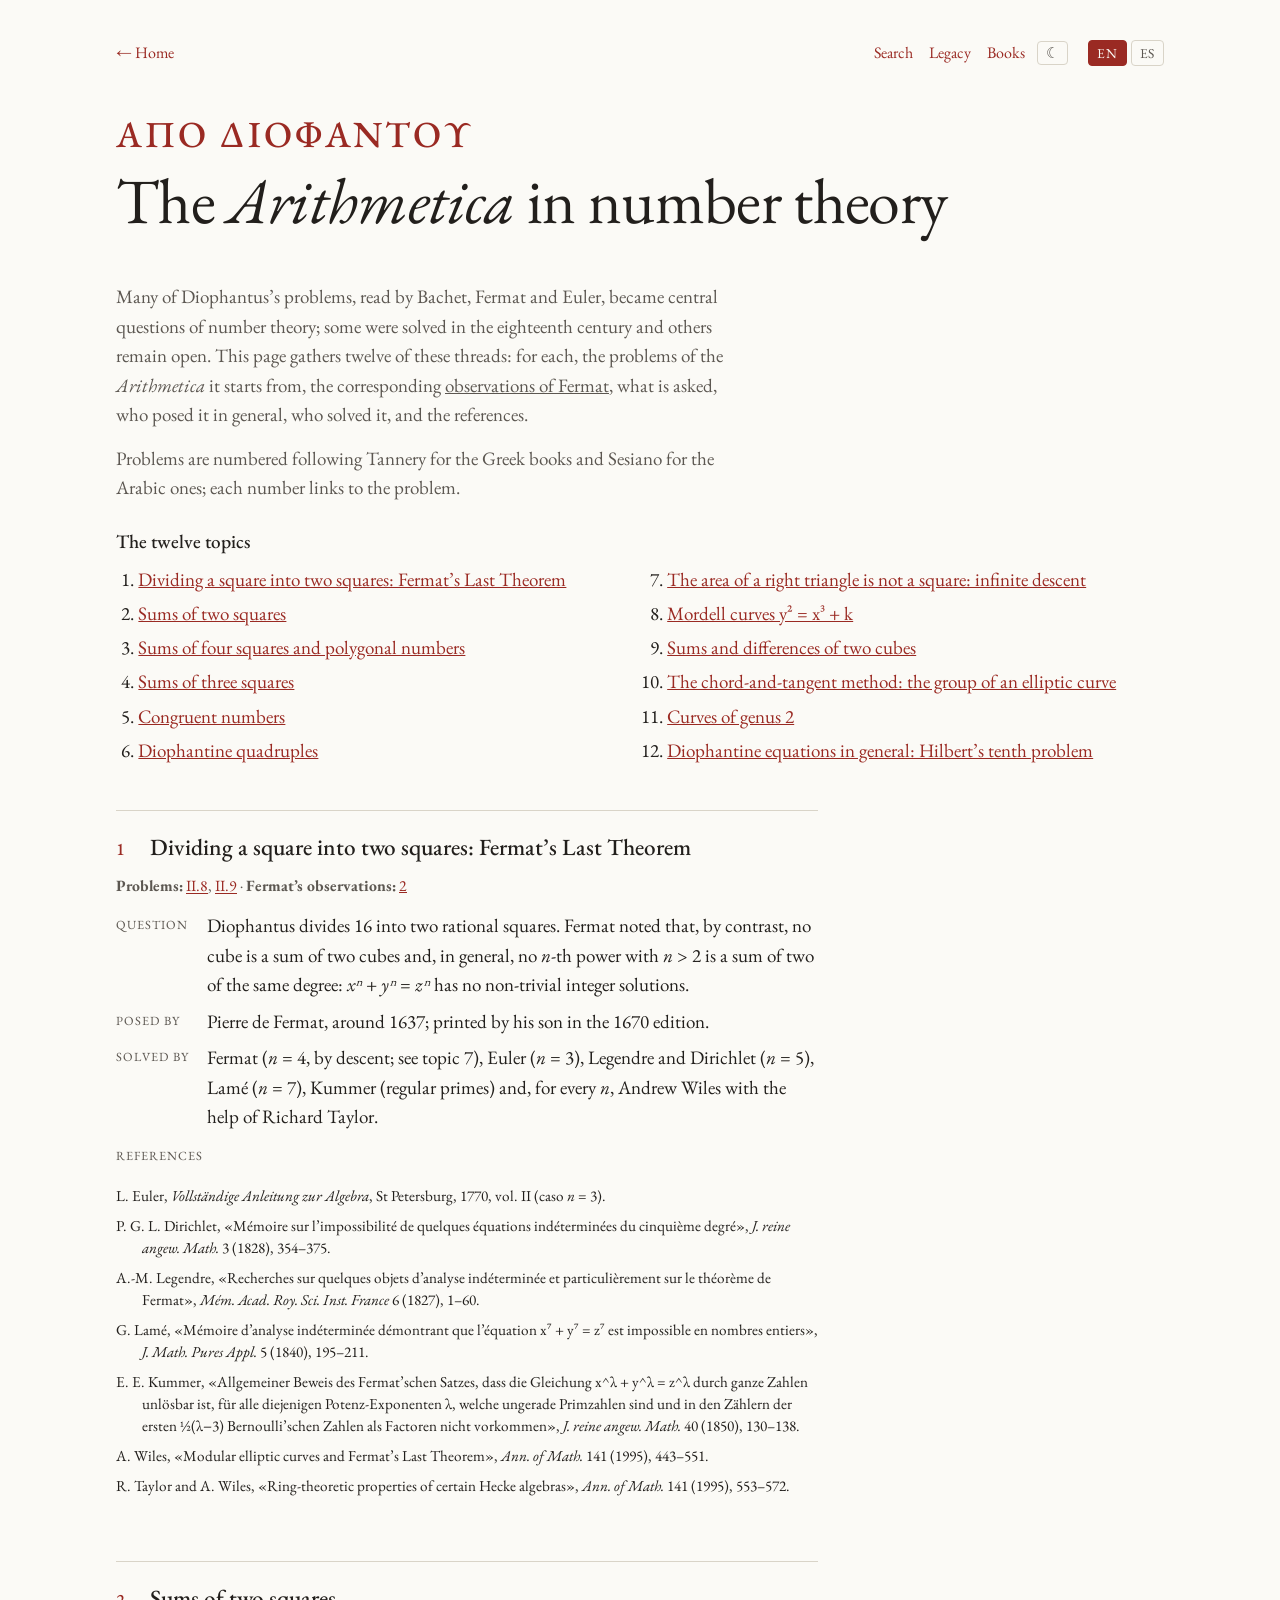
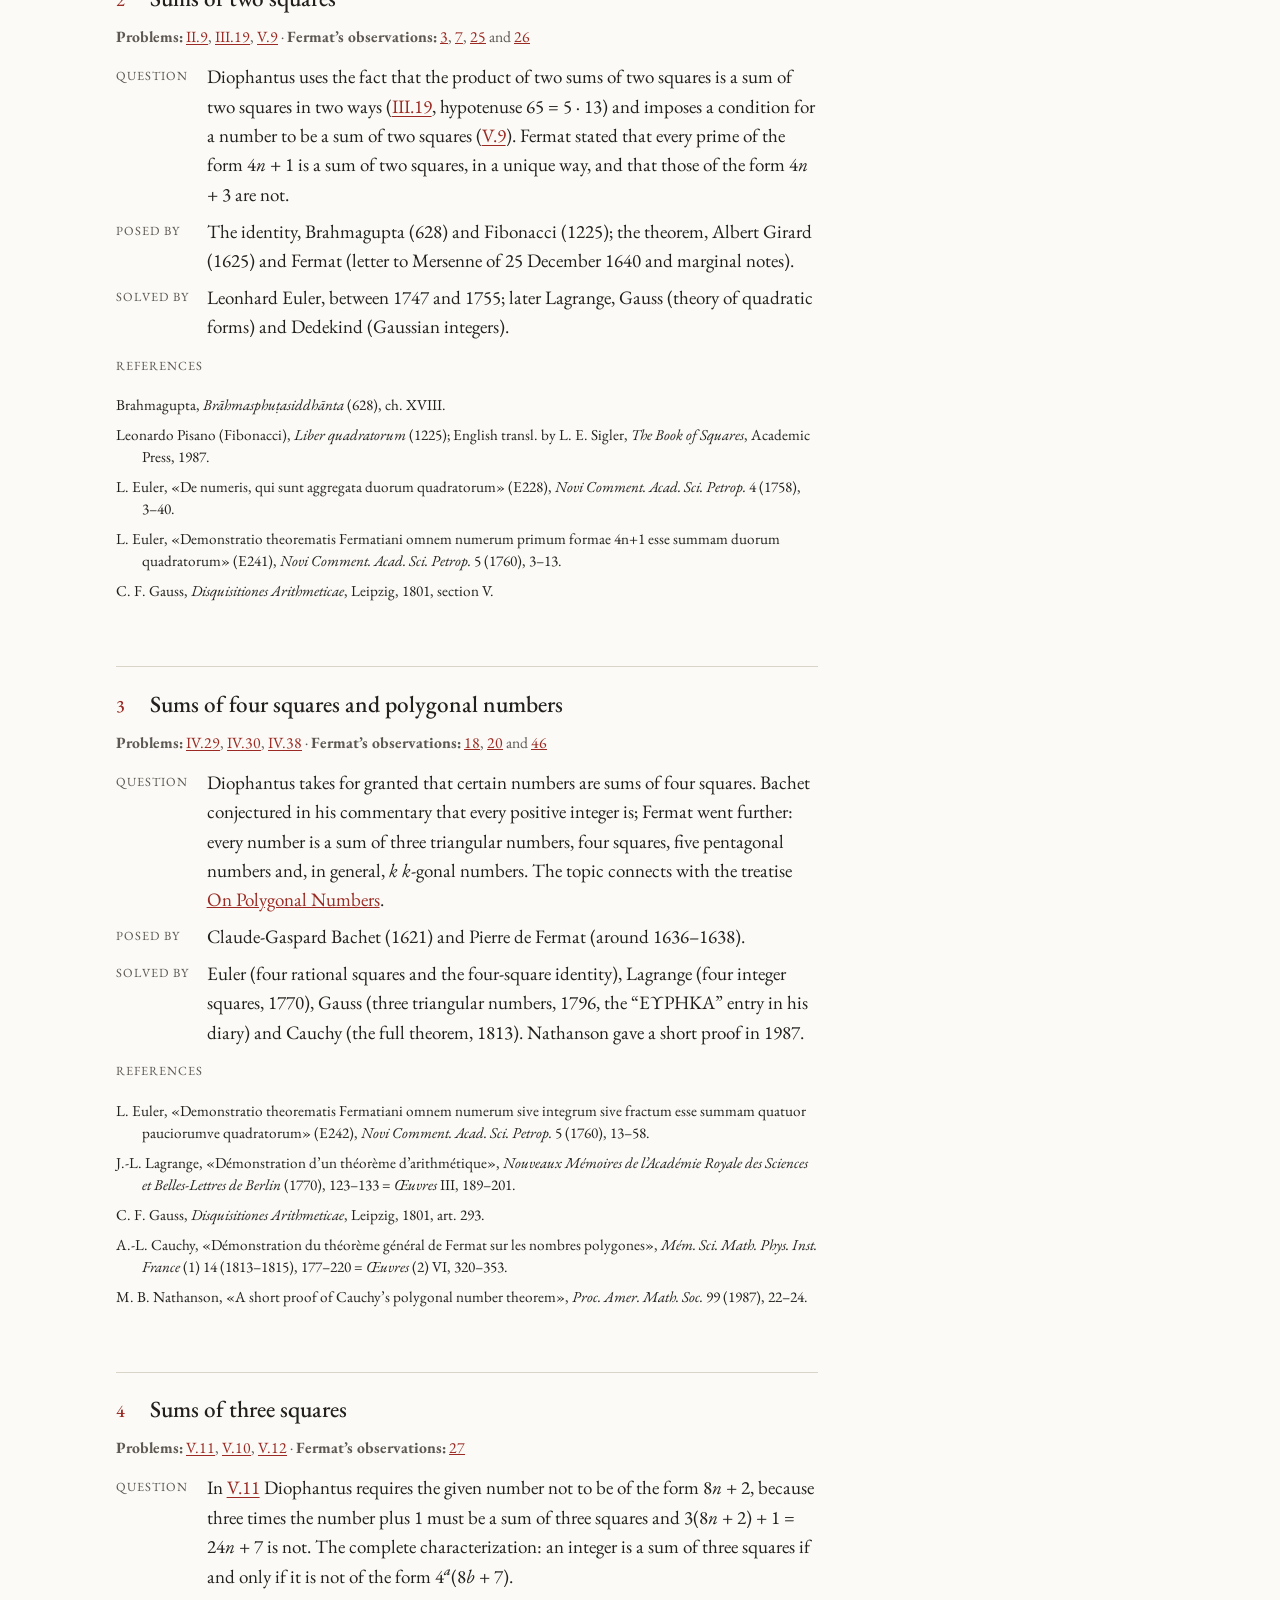
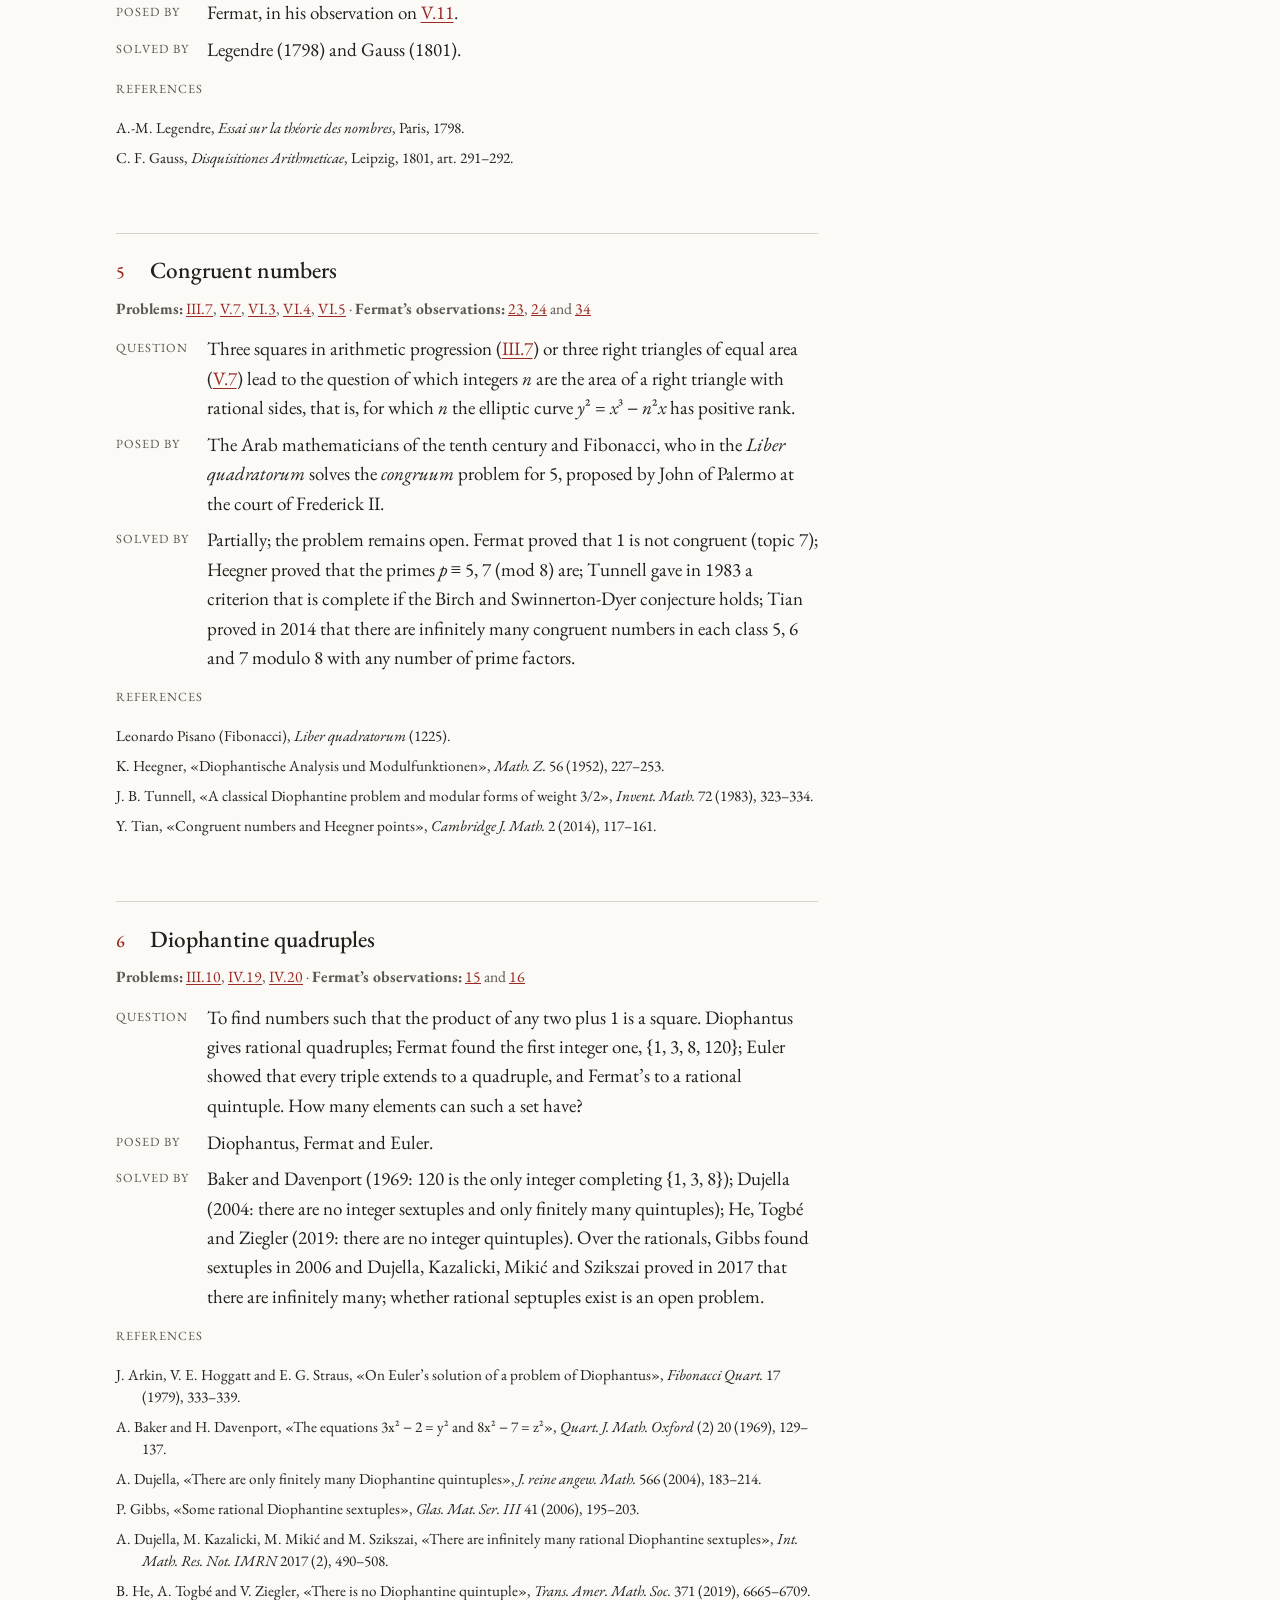
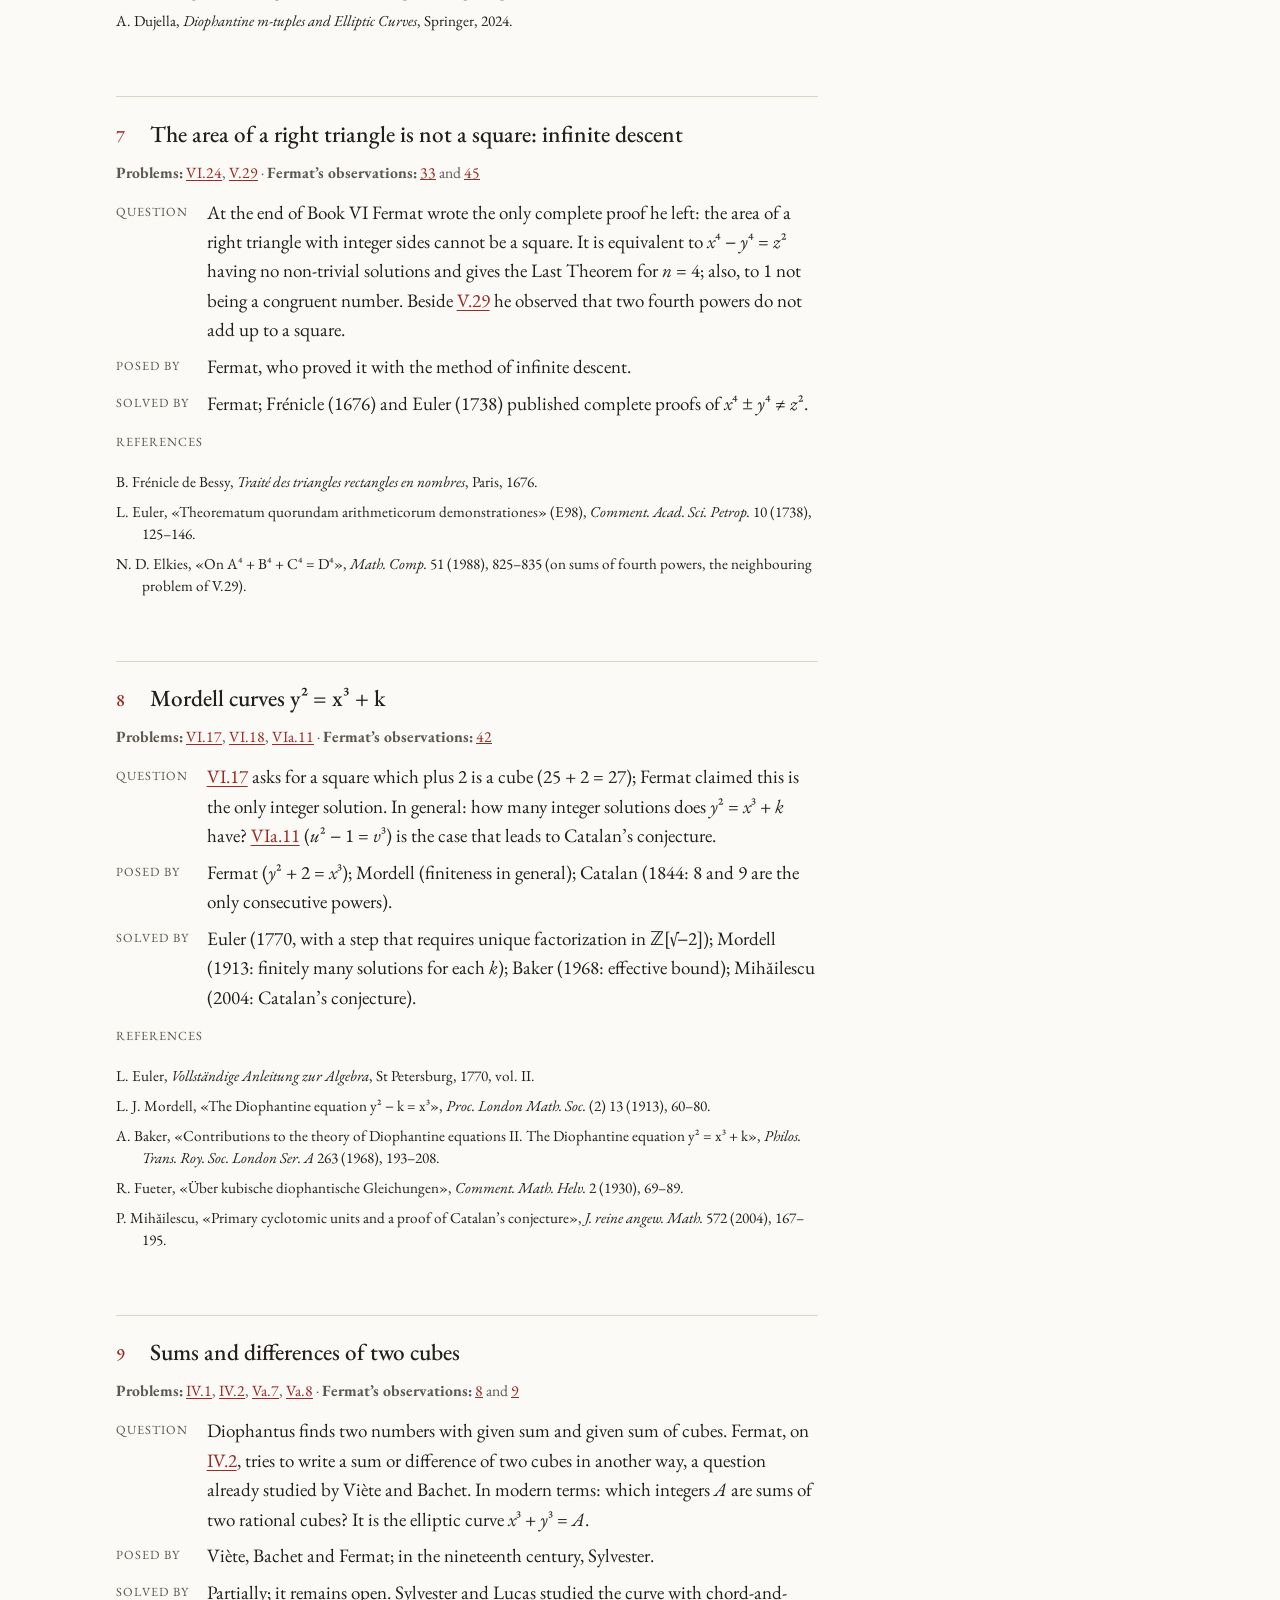
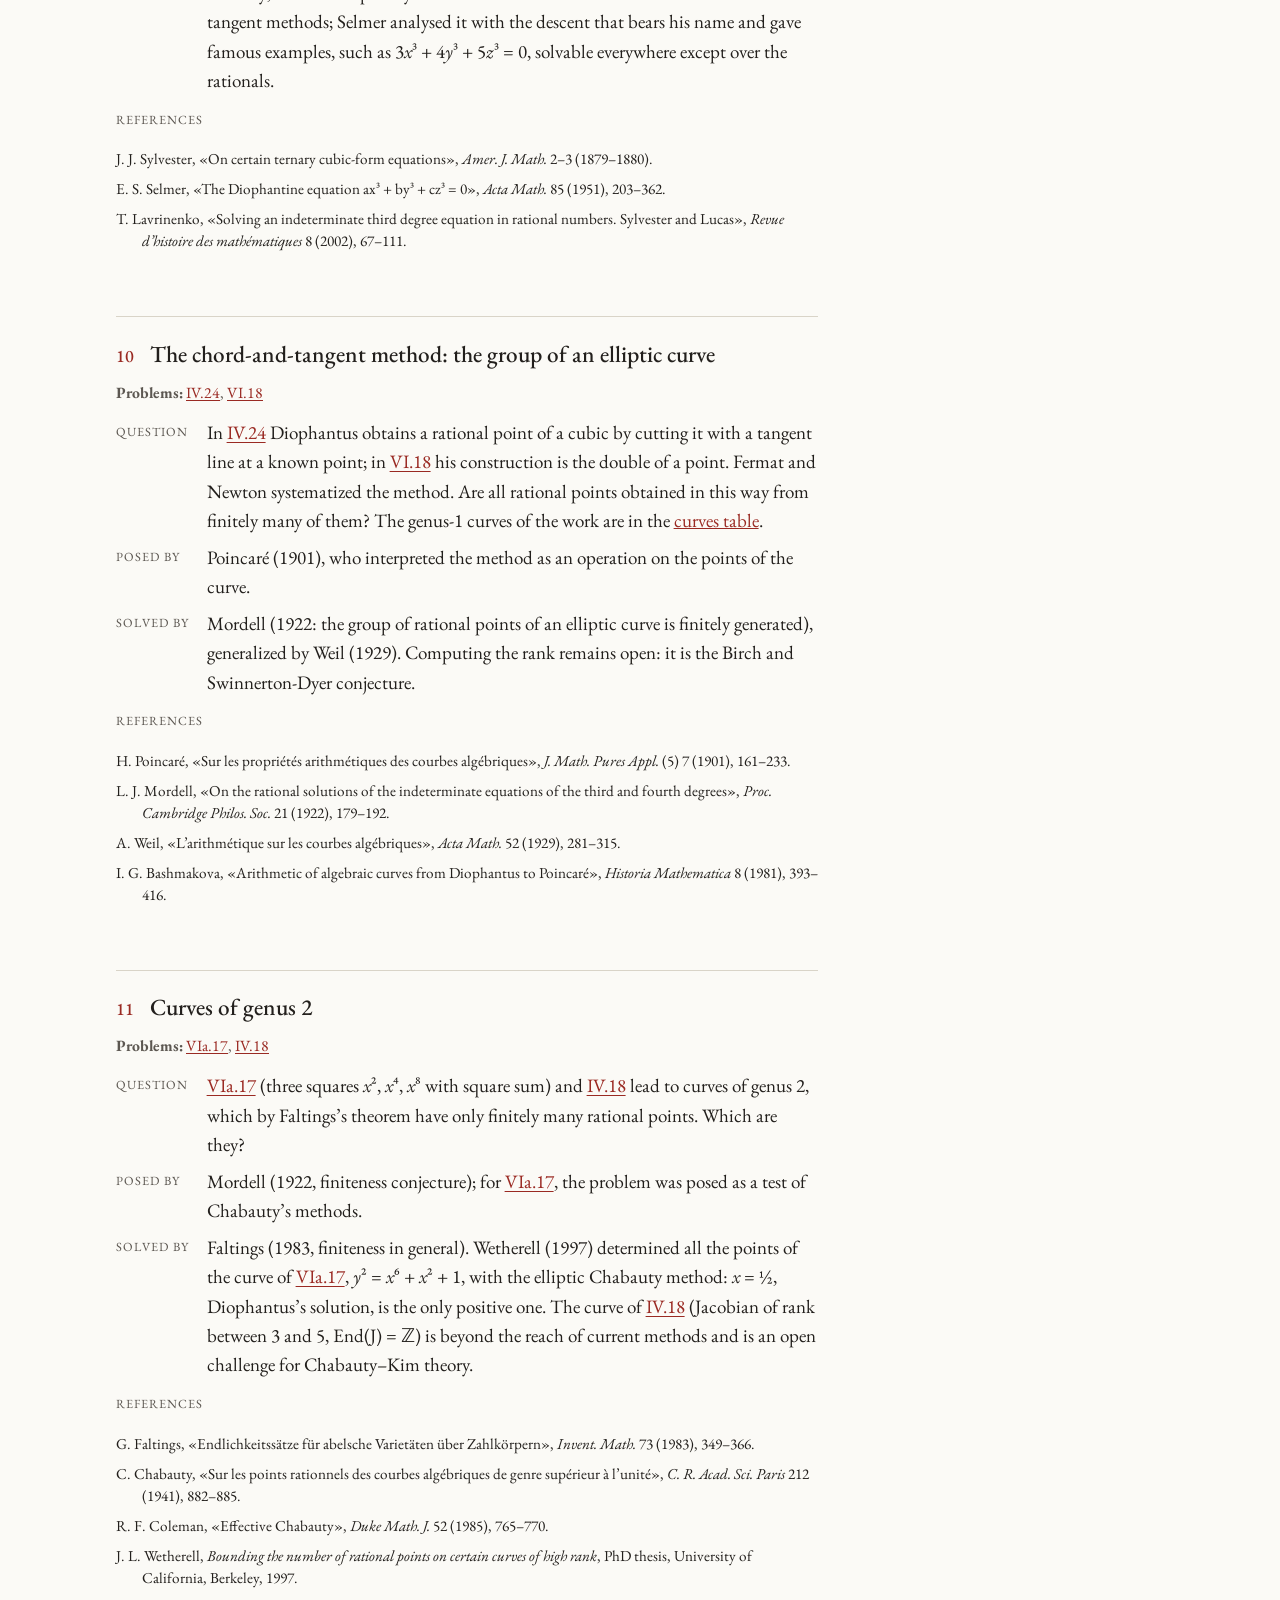
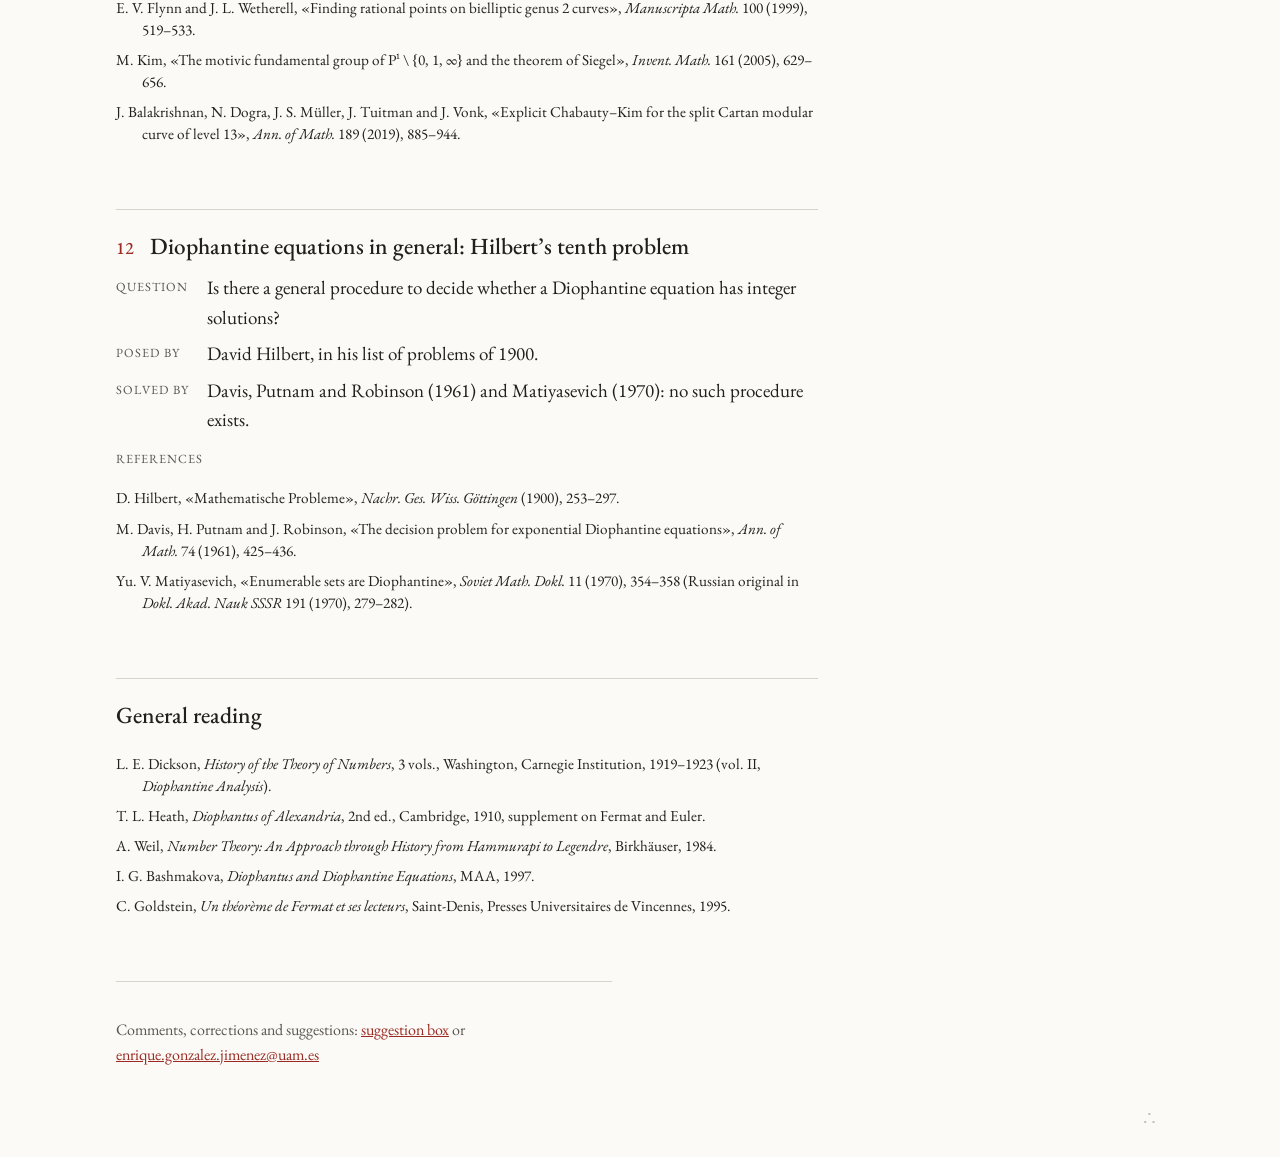
<file: legado.html>
<!DOCTYPE html>
<html lang="en">
<head>
<meta charset="utf-8">
<meta name="viewport" content="width=device-width, initial-scale=1, viewport-fit=cover">
<link rel="preconnect" href="https://fonts.googleapis.com">
<link rel="preconnect" href="https://fonts.gstatic.com" crossorigin>
<link href="https://fonts.googleapis.com/css2?family=EB+Garamond:ital,wght@0,400;0,500;0,600;1,400;1,500&family=GFS+Didot&display=swap" rel="stylesheet">
<link rel="stylesheet" href="assets/estilo.css?v=3e18a161">
<title>Diofanto · Legado en la teoría de números</title>
<!--meta-->
<meta name="description" content="Twelve threads from Diophantus’s Arithmetica to modern number theory: Fermat’s Last Theorem, sums of squares, congruent numbers, Diophantine quadruples, Mordell curves, the group of an elliptic curve, genus-2 curves and Hilbert’s tenth problem, with who posed and solved them and the references.">
<link rel="canonical" href="https://arithmeticaofdiophantus.github.io/legado.html">
<meta property="og:type" content="website">
<meta property="og:site_name" content="The Arithmetica of Diophantus">
<meta property="og:title" content="The Arithmetica in number theory · The Arithmetica of Diophantus">
<meta property="og:description" content="Twelve threads from Diophantus’s Arithmetica to modern number theory: Fermat’s Last Theorem, sums of squares, congruent numbers, Diophantine quadruples, Mordell curves, the group of an elliptic curve, genus-2 curves and Hilbert’s tenth problem, with who posed and solved them and the references.">
<meta property="og:url" content="https://arithmeticaofdiophantus.github.io/legado.html">
<meta property="og:image" content="https://arithmeticaofdiophantus.github.io/assets/img/og-card.jpg">
<meta property="og:image:width" content="1200">
<meta property="og:image:height" content="630">
<meta property="og:image:alt" content="ΑΡΙΘΜΗΤΙΚΑ: The Arithmetica of Diophantus, beside page 61 of the 1670 edition with Fermat’s note">
<meta property="og:locale" content="en_GB">
<meta property="og:locale:alternate" content="es_ES">
<meta name="twitter:card" content="summary_large_image">
<meta name="twitter:title" content="The Arithmetica in number theory · The Arithmetica of Diophantus">
<meta name="twitter:description" content="Twelve threads from Diophantus’s Arithmetica to modern number theory: Fermat’s Last Theorem, sums of squares, congruent numbers, Diophantine quadruples, Mordell curves, the group of an elliptic curve, genus-2 curves and Hilbert’s tenth problem, with who posed and solved them and the references.">
<meta name="twitter:image" content="https://arithmeticaofdiophantus.github.io/assets/img/og-card.jpg">
<!--/meta-->
<script>try{var t=localStorage.getItem("diofanto-tema");if(t==="dark"||t==="light")document.documentElement.setAttribute("data-theme",t)}catch(e){}</script>
</head>
<body class="lang-en">
<div class="page">
<!--BOOK1-->
<div data-book="legado" class="legado">
    <div class="topbar">
      <span><a href="index.html" data-i18n="es">← Inicio</a><a href="index.html" data-i18n="en">← Home</a></span>
      <nav>
        <span data-i18n="es"><a href="index.html#buscar">Buscar</a><a href="legado.html">Legado</a><a href="index.html#libros">Libros</a></span>
        <span data-i18n="en"><a href="index.html#buscar">Search</a><a href="legado.html">Legacy</a><a href="index.html#libros">Books</a></span>
        <button type="button" class="themesw" aria-label="Dark mode" title="Dark mode">☾</button><span class="langsw" role="group" aria-label="Language / Idioma"><button type="button" data-lang="en">EN</button><button type="button" data-lang="es">ES</button></span>
      </nav>
    </div>
    <header>
      <p class="greek">ΑΠΟ ΔΙΟΦΑΝΤΟΥ</p>
      <h1><span data-i18n="es">La <em>Aritmética</em> en la teoría de números</span><span data-i18n="en">The <em>Arithmetica</em> in number theory</span></h1>
    </header>
      <div class="intro" data-i18n="es"><p>Muchos problemas de Diofanto, leídos por Bachet, Fermat y Euler, se convirtieron en preguntas centrales de la teoría de números; algunas se resolvieron en el siglo XVIII y otras siguen abiertas. Esta página recoge doce de esos hilos: para cada uno, los problemas de la <em>Aritmética</em> de los que parte, las <a href="fermat.html">observaciones de Fermat</a> que les corresponden, qué se pregunta, quién lo formuló en general, quién lo resolvió y las referencias.</p><p>La numeración de los problemas es la de Tannery para los libros griegos y la de Sesiano para los árabes; cada número enlaza al problema.</p></div>
      <div class="intro" data-i18n="en"><p>Many of Diophantus’s problems, read by Bachet, Fermat and Euler, became central questions of number theory; some were solved in the eighteenth century and others remain open. This page gathers twelve of these threads: for each, the problems of the <em>Arithmetica</em> it starts from, the corresponding <a href="fermat.html">observations of Fermat</a>, what is asked, who posed it in general, who solved it, and the references.</p><p>Problems are numbered following Tannery for the Greek books and Sesiano for the Arabic ones; each number links to the problem.</p></div>
      <nav class="leg-toc" aria-label="Topics / Temas"><h2><span data-i18n="es">Los doce temas</span><span data-i18n="en">The twelve topics</span></h2><ol><li><a href="#leg-1"><span data-i18n="es">Dividir un cuadrado en dos cuadrados: el último teorema de Fermat</span><span data-i18n="en">Dividing a square into two squares: Fermat’s Last Theorem</span></a></li><li><a href="#leg-2"><span data-i18n="es">Sumas de dos cuadrados</span><span data-i18n="en">Sums of two squares</span></a></li><li><a href="#leg-3"><span data-i18n="es">Sumas de cuatro cuadrados y números poligonales</span><span data-i18n="en">Sums of four squares and polygonal numbers</span></a></li><li><a href="#leg-4"><span data-i18n="es">Sumas de tres cuadrados</span><span data-i18n="en">Sums of three squares</span></a></li><li><a href="#leg-5"><span data-i18n="es">Números congruentes</span><span data-i18n="en">Congruent numbers</span></a></li><li><a href="#leg-6"><span data-i18n="es">Cuádruplas diofánticas</span><span data-i18n="en">Diophantine quadruples</span></a></li><li><a href="#leg-7"><span data-i18n="es">El área de un triángulo rectángulo no es un cuadrado: el descenso infinito</span><span data-i18n="en">The area of a right triangle is not a square: infinite descent</span></a></li><li><a href="#leg-8"><span data-i18n="es">Las curvas de Mordell y² = x³ + k</span><span data-i18n="en">Mordell curves y² = x³ + k</span></a></li><li><a href="#leg-9"><span data-i18n="es">Sumas y diferencias de dos cubos</span><span data-i18n="en">Sums and differences of two cubes</span></a></li><li><a href="#leg-10"><span data-i18n="es">El método de la cuerda y la tangente: el grupo de una curva elíptica</span><span data-i18n="en">The chord-and-tangent method: the group of an elliptic curve</span></a></li><li><a href="#leg-11"><span data-i18n="es">Curvas de género 2</span><span data-i18n="en">Curves of genus 2</span></a></li><li><a href="#leg-12"><span data-i18n="es">Las ecuaciones diofánticas en general: el décimo problema de Hilbert</span><span data-i18n="en">Diophantine equations in general: Hilbert’s tenth problem</span></a></li></ol></nav>
      <section class="leg" id="leg-1"><h2><span class="leg-n">1</span> <span data-i18n="es">Dividir un cuadrado en dos cuadrados: el último teorema de Fermat</span><span data-i18n="en">Dividing a square into two squares: Fermat’s Last Theorem</span></h2><p class="leg-meta"><span><b><span data-i18n="es">Problemas</span><span data-i18n="en">Problems</span>:</b> <a class="xref" href="libro-2.html#ii-8">II.8</a>, <a class="xref" href="libro-2.html#ii-9">II.9</a></span> · <span><b><span data-i18n="es">Observaciones de Fermat</span><span data-i18n="en">Fermat’s observations</span>:</b> <span data-i18n="es"><a href="fermat.html#obs-2">2</a></span><span data-i18n="en"><a href="fermat.html#obs-2">2</a></span></span></p><dl><dt><span data-i18n="es">Pregunta</span><span data-i18n="en">Question</span></dt><dd><span data-i18n="es">Diofanto divide 16 en dos cuadrados racionales. Fermat anotó que, en cambio, ningún cubo es suma de dos cubos ni, en general, ninguna potencia <em>n</em>-ésima con <em>n</em> > 2 es suma de dos del mismo grado: <em>xⁿ</em> + <em>yⁿ</em> = <em>zⁿ</em> no tiene soluciones enteras no triviales.</span><span data-i18n="en">Diophantus divides 16 into two rational squares. Fermat noted that, by contrast, no cube is a sum of two cubes and, in general, no <em>n</em>-th power with <em>n</em> > 2 is a sum of two of the same degree: <em>xⁿ</em> + <em>yⁿ</em> = <em>zⁿ</em> has no non-trivial integer solutions.</span></dd><dt><span data-i18n="es">Formulado por</span><span data-i18n="en">Posed by</span></dt><dd><span data-i18n="es">Pierre de Fermat, hacia 1637; impreso por su hijo en la edición de 1670.</span><span data-i18n="en">Pierre de Fermat, around 1637; printed by his son in the 1670 edition.</span></dd><dt><span data-i18n="es">Resuelto por</span><span data-i18n="en">Solved by</span></dt><dd><span data-i18n="es">Fermat (<em>n</em> = 4, por descenso; véase el tema 7), Euler (<em>n</em> = 3), Legendre y Dirichlet (<em>n</em> = 5), Lamé (<em>n</em> = 7), Kummer (primos regulares) y, para todo <em>n</em>, Andrew Wiles con la ayuda de Richard Taylor.</span><span data-i18n="en">Fermat (<em>n</em> = 4, by descent; see topic 7), Euler (<em>n</em> = 3), Legendre and Dirichlet (<em>n</em> = 5), Lamé (<em>n</em> = 7), Kummer (regular primes) and, for every <em>n</em>, Andrew Wiles with the help of Richard Taylor.</span></dd></dl><h3><span data-i18n="es">Referencias</span><span data-i18n="en">References</span></h3><ul class="bib"><li><span data-i18n="es">L. Euler, <em>Vollständige Anleitung zur Algebra</em>, San Petersburgo, 1770, vol. II (caso <em>n</em> = 3).</span><span data-i18n="en">L. Euler, <em>Vollständige Anleitung zur Algebra</em>, St Petersburg, 1770, vol. II (caso <em>n</em> = 3).</span></li><li><span data-i18n="es">P. G. L. Dirichlet, «Mémoire sur l’impossibilité de quelques équations indéterminées du cinquième degré», <em>J. reine angew. Math.</em> 3 (1828), 354–375.</span><span data-i18n="en">P. G. L. Dirichlet, «Mémoire sur l’impossibilité de quelques équations indéterminées du cinquième degré», <em>J. reine angew. Math.</em> 3 (1828), 354–375.</span></li><li><span data-i18n="es">A.-M. Legendre, «Recherches sur quelques objets d’analyse indéterminée et particulièrement sur le théorème de Fermat», <em>Mém. Acad. Roy. Sci. Inst. France</em> 6 (1827), 1–60.</span><span data-i18n="en">A.-M. Legendre, «Recherches sur quelques objets d’analyse indéterminée et particulièrement sur le théorème de Fermat», <em>Mém. Acad. Roy. Sci. Inst. France</em> 6 (1827), 1–60.</span></li><li><span data-i18n="es">G. Lamé, «Mémoire d’analyse indéterminée démontrant que l’équation x⁷ + y⁷ = z⁷ est impossible en nombres entiers», <em>J. Math. Pures Appl.</em> 5 (1840), 195–211.</span><span data-i18n="en">G. Lamé, «Mémoire d’analyse indéterminée démontrant que l’équation x⁷ + y⁷ = z⁷ est impossible en nombres entiers», <em>J. Math. Pures Appl.</em> 5 (1840), 195–211.</span></li><li><span data-i18n="es">E. E. Kummer, «Allgemeiner Beweis des Fermat’schen Satzes, dass die Gleichung x^λ + y^λ = z^λ durch ganze Zahlen unlösbar ist, für alle diejenigen Potenz-Exponenten λ, welche ungerade Primzahlen sind und in den Zählern der ersten ½(λ−3) Bernoulli’schen Zahlen als Factoren nicht vorkommen», <em>J. reine angew. Math.</em> 40 (1850), 130–138.</span><span data-i18n="en">E. E. Kummer, «Allgemeiner Beweis des Fermat’schen Satzes, dass die Gleichung x^λ + y^λ = z^λ durch ganze Zahlen unlösbar ist, für alle diejenigen Potenz-Exponenten λ, welche ungerade Primzahlen sind und in den Zählern der ersten ½(λ−3) Bernoulli’schen Zahlen als Factoren nicht vorkommen», <em>J. reine angew. Math.</em> 40 (1850), 130–138.</span></li><li><span data-i18n="es">A. Wiles, «Modular elliptic curves and Fermat’s Last Theorem», <em>Ann. of Math.</em> 141 (1995), 443–551.</span><span data-i18n="en">A. Wiles, «Modular elliptic curves and Fermat’s Last Theorem», <em>Ann. of Math.</em> 141 (1995), 443–551.</span></li><li><span data-i18n="es">R. Taylor y A. Wiles, «Ring-theoretic properties of certain Hecke algebras», <em>Ann. of Math.</em> 141 (1995), 553–572.</span><span data-i18n="en">R. Taylor and A. Wiles, «Ring-theoretic properties of certain Hecke algebras», <em>Ann. of Math.</em> 141 (1995), 553–572.</span></li></ul></section>
      <section class="leg" id="leg-2"><h2><span class="leg-n">2</span> <span data-i18n="es">Sumas de dos cuadrados</span><span data-i18n="en">Sums of two squares</span></h2><p class="leg-meta"><span><b><span data-i18n="es">Problemas</span><span data-i18n="en">Problems</span>:</b> <a class="xref" href="libro-2.html#ii-9">II.9</a>, <a class="xref" href="libro-3.html#iii-19">III.19</a>, <a class="xref" href="libro-5.html#v-9">V.9</a></span> · <span><b><span data-i18n="es">Observaciones de Fermat</span><span data-i18n="en">Fermat’s observations</span>:</b> <span data-i18n="es"><a href="fermat.html#obs-3">3</a>, <a href="fermat.html#obs-7">7</a>, <a href="fermat.html#obs-25">25</a> y <a href="fermat.html#obs-26">26</a></span><span data-i18n="en"><a href="fermat.html#obs-3">3</a>, <a href="fermat.html#obs-7">7</a>, <a href="fermat.html#obs-25">25</a> and <a href="fermat.html#obs-26">26</a></span></span></p><dl><dt><span data-i18n="es">Pregunta</span><span data-i18n="en">Question</span></dt><dd><span data-i18n="es">Diofanto usa que el producto de dos sumas de dos cuadrados es suma de dos cuadrados de dos maneras (<a class="xref" href="libro-3.html#iii-19">III.19</a>, hipotenusa 65 = 5 · 13) e impone una condición para que un número sea suma de dos cuadrados (<a class="xref" href="libro-5.html#v-9">V.9</a>). Fermat enunció que todo primo de la forma 4<em>n</em> + 1 es suma de dos cuadrados, de manera única, y que los de la forma 4<em>n</em> + 3 no lo son.</span><span data-i18n="en">Diophantus uses the fact that the product of two sums of two squares is a sum of two squares in two ways (<a class="xref" href="libro-3.html#iii-19">III.19</a>, hypotenuse 65 = 5 · 13) and imposes a condition for a number to be a sum of two squares (<a class="xref" href="libro-5.html#v-9">V.9</a>). Fermat stated that every prime of the form 4<em>n</em> + 1 is a sum of two squares, in a unique way, and that those of the form 4<em>n</em> + 3 are not.</span></dd><dt><span data-i18n="es">Formulado por</span><span data-i18n="en">Posed by</span></dt><dd><span data-i18n="es">La identidad, Brahmagupta (628) y Fibonacci (1225); el teorema, Albert Girard (1625) y Fermat (carta a Mersenne del 25 de diciembre de 1640 y notas al margen).</span><span data-i18n="en">The identity, Brahmagupta (628) and Fibonacci (1225); the theorem, Albert Girard (1625) and Fermat (letter to Mersenne of 25 December 1640 and marginal notes).</span></dd><dt><span data-i18n="es">Resuelto por</span><span data-i18n="en">Solved by</span></dt><dd><span data-i18n="es">Leonhard Euler, entre 1747 y 1755; más tarde Lagrange, Gauss (teoría de formas cuadráticas) y Dedekind (enteros de Gauss).</span><span data-i18n="en">Leonhard Euler, between 1747 and 1755; later Lagrange, Gauss (theory of quadratic forms) and Dedekind (Gaussian integers).</span></dd></dl><h3><span data-i18n="es">Referencias</span><span data-i18n="en">References</span></h3><ul class="bib"><li><span data-i18n="es">Brahmagupta, <em>Brāhmasphuṭasiddhānta</em> (628), cap. XVIII.</span><span data-i18n="en">Brahmagupta, <em>Brāhmasphuṭasiddhānta</em> (628), ch. XVIII.</span></li><li><span data-i18n="es">Leonardo Pisano (Fibonacci), <em>Liber quadratorum</em> (1225); trad. inglesa de L. E. Sigler, <em>The Book of Squares</em>, Academic Press, 1987.</span><span data-i18n="en">Leonardo Pisano (Fibonacci), <em>Liber quadratorum</em> (1225); English transl. by L. E. Sigler, <em>The Book of Squares</em>, Academic Press, 1987.</span></li><li><span data-i18n="es">L. Euler, «De numeris, qui sunt aggregata duorum quadratorum» (E228), <em>Novi Comment. Acad. Sci. Petrop.</em> 4 (1758), 3–40.</span><span data-i18n="en">L. Euler, «De numeris, qui sunt aggregata duorum quadratorum» (E228), <em>Novi Comment. Acad. Sci. Petrop.</em> 4 (1758), 3–40.</span></li><li><span data-i18n="es">L. Euler, «Demonstratio theorematis Fermatiani omnem numerum primum formae 4n+1 esse summam duorum quadratorum» (E241), <em>Novi Comment. Acad. Sci. Petrop.</em> 5 (1760), 3–13.</span><span data-i18n="en">L. Euler, «Demonstratio theorematis Fermatiani omnem numerum primum formae 4n+1 esse summam duorum quadratorum» (E241), <em>Novi Comment. Acad. Sci. Petrop.</em> 5 (1760), 3–13.</span></li><li><span data-i18n="es">C. F. Gauss, <em>Disquisitiones Arithmeticae</em>, Leipzig, 1801, sección V.</span><span data-i18n="en">C. F. Gauss, <em>Disquisitiones Arithmeticae</em>, Leipzig, 1801, section V.</span></li></ul></section>
      <section class="leg" id="leg-3"><h2><span class="leg-n">3</span> <span data-i18n="es">Sumas de cuatro cuadrados y números poligonales</span><span data-i18n="en">Sums of four squares and polygonal numbers</span></h2><p class="leg-meta"><span><b><span data-i18n="es">Problemas</span><span data-i18n="en">Problems</span>:</b> <a class="xref" href="libro-4.html#iv-29">IV.29</a>, <a class="xref" href="libro-4.html#iv-30">IV.30</a>, <a class="xref" href="libro-4.html#iv-38">IV.38</a></span> · <span><b><span data-i18n="es">Observaciones de Fermat</span><span data-i18n="en">Fermat’s observations</span>:</b> <span data-i18n="es"><a href="fermat.html#obs-18">18</a>, <a href="fermat.html#obs-20">20</a> y <a href="fermat.html#obs-46">46</a></span><span data-i18n="en"><a href="fermat.html#obs-18">18</a>, <a href="fermat.html#obs-20">20</a> and <a href="fermat.html#obs-46">46</a></span></span></p><dl><dt><span data-i18n="es">Pregunta</span><span data-i18n="en">Question</span></dt><dd><span data-i18n="es">Diofanto da por supuesto que ciertos números son suma de cuatro cuadrados. Bachet conjeturó en su comentario que todo entero positivo lo es; Fermat fue más allá: todo número es suma de tres triangulares, cuatro cuadrados, cinco pentagonales y, en general, <em>k</em> números <em>k</em>-gonales. El tema enlaza con el tratado <a href="libro-p.html">Sobre los números poligonales</a>.</span><span data-i18n="en">Diophantus takes for granted that certain numbers are sums of four squares. Bachet conjectured in his commentary that every positive integer is; Fermat went further: every number is a sum of three triangular numbers, four squares, five pentagonal numbers and, in general, <em>k</em> <em>k</em>-gonal numbers. The topic connects with the treatise <a href="libro-p.html">On Polygonal Numbers</a>.</span></dd><dt><span data-i18n="es">Formulado por</span><span data-i18n="en">Posed by</span></dt><dd><span data-i18n="es">Claude-Gaspard Bachet (1621) y Pierre de Fermat (hacia 1636–1638).</span><span data-i18n="en">Claude-Gaspard Bachet (1621) and Pierre de Fermat (around 1636–1638).</span></dd><dt><span data-i18n="es">Resuelto por</span><span data-i18n="en">Solved by</span></dt><dd><span data-i18n="es">Euler (cuatro cuadrados racionales e identidad de los cuatro cuadrados), Lagrange (cuatro cuadrados enteros, 1770), Gauss (tres triangulares, 1796, la anotación «ΕΥΡΗΚΑ» de su diario) y Cauchy (el teorema completo, 1813). Nathanson dio en 1987 una demostración corta.</span><span data-i18n="en">Euler (four rational squares and the four-square identity), Lagrange (four integer squares, 1770), Gauss (three triangular numbers, 1796, the “ΕΥΡΗΚΑ” entry in his diary) and Cauchy (the full theorem, 1813). Nathanson gave a short proof in 1987.</span></dd></dl><h3><span data-i18n="es">Referencias</span><span data-i18n="en">References</span></h3><ul class="bib"><li><span data-i18n="es">L. Euler, «Demonstratio theorematis Fermatiani omnem numerum sive integrum sive fractum esse summam quatuor pauciorumve quadratorum» (E242), <em>Novi Comment. Acad. Sci. Petrop.</em> 5 (1760), 13–58.</span><span data-i18n="en">L. Euler, «Demonstratio theorematis Fermatiani omnem numerum sive integrum sive fractum esse summam quatuor pauciorumve quadratorum» (E242), <em>Novi Comment. Acad. Sci. Petrop.</em> 5 (1760), 13–58.</span></li><li><span data-i18n="es">J.-L. Lagrange, «Démonstration d’un théorème d’arithmétique», <em>Nouveaux Mémoires de l’Académie Royale des Sciences et Belles-Lettres de Berlin</em> (1770), 123–133 = <em>Œuvres</em> III, 189–201.</span><span data-i18n="en">J.-L. Lagrange, «Démonstration d’un théorème d’arithmétique», <em>Nouveaux Mémoires de l’Académie Royale des Sciences et Belles-Lettres de Berlin</em> (1770), 123–133 = <em>Œuvres</em> III, 189–201.</span></li><li><span data-i18n="es">C. F. Gauss, <em>Disquisitiones Arithmeticae</em>, Leipzig, 1801, art. 293.</span><span data-i18n="en">C. F. Gauss, <em>Disquisitiones Arithmeticae</em>, Leipzig, 1801, art. 293.</span></li><li><span data-i18n="es">A.-L. Cauchy, «Démonstration du théorème général de Fermat sur les nombres polygones», <em>Mém. Sci. Math. Phys. Inst. France</em> (1) 14 (1813–1815), 177–220 = <em>Œuvres</em> (2) VI, 320–353.</span><span data-i18n="en">A.-L. Cauchy, «Démonstration du théorème général de Fermat sur les nombres polygones», <em>Mém. Sci. Math. Phys. Inst. France</em> (1) 14 (1813–1815), 177–220 = <em>Œuvres</em> (2) VI, 320–353.</span></li><li><span data-i18n="es">M. B. Nathanson, «A short proof of Cauchy’s polygonal number theorem», <em>Proc. Amer. Math. Soc.</em> 99 (1987), 22–24.</span><span data-i18n="en">M. B. Nathanson, «A short proof of Cauchy’s polygonal number theorem», <em>Proc. Amer. Math. Soc.</em> 99 (1987), 22–24.</span></li></ul></section>
      <section class="leg" id="leg-4"><h2><span class="leg-n">4</span> <span data-i18n="es">Sumas de tres cuadrados</span><span data-i18n="en">Sums of three squares</span></h2><p class="leg-meta"><span><b><span data-i18n="es">Problemas</span><span data-i18n="en">Problems</span>:</b> <a class="xref" href="libro-5.html#v-11">V.11</a>, <a class="xref" href="libro-5.html#v-10">V.10</a>, <a class="xref" href="libro-5.html#v-12">V.12</a></span> · <span><b><span data-i18n="es">Observaciones de Fermat</span><span data-i18n="en">Fermat’s observations</span>:</b> <span data-i18n="es"><a href="fermat.html#obs-27">27</a></span><span data-i18n="en"><a href="fermat.html#obs-27">27</a></span></span></p><dl><dt><span data-i18n="es">Pregunta</span><span data-i18n="en">Question</span></dt><dd><span data-i18n="es">En <a class="xref" href="libro-5.html#v-11">V.11</a> Diofanto exige que el número dado no sea de la forma 8<em>n</em> + 2, porque el triple del número más 1 debe ser suma de tres cuadrados y 3(8<em>n</em> + 2) + 1 = 24<em>n</em> + 7 no lo es. La caracterización completa: un entero es suma de tres cuadrados si y solo si no es de la forma 4<sup><var>a</var></sup>(8<em>b</em> + 7).</span><span data-i18n="en">In <a class="xref" href="libro-5.html#v-11">V.11</a> Diophantus requires the given number not to be of the form 8<em>n</em> + 2, because three times the number plus 1 must be a sum of three squares and 3(8<em>n</em> + 2) + 1 = 24<em>n</em> + 7 is not. The complete characterization: an integer is a sum of three squares if and only if it is not of the form 4<sup><var>a</var></sup>(8<em>b</em> + 7).</span></dd><dt><span data-i18n="es">Formulado por</span><span data-i18n="en">Posed by</span></dt><dd><span data-i18n="es">Fermat, en su observación a <a class="xref" href="libro-5.html#v-11">V.11</a>.</span><span data-i18n="en">Fermat, in his observation on <a class="xref" href="libro-5.html#v-11">V.11</a>.</span></dd><dt><span data-i18n="es">Resuelto por</span><span data-i18n="en">Solved by</span></dt><dd><span data-i18n="es">Legendre (1798) y Gauss (1801).</span><span data-i18n="en">Legendre (1798) and Gauss (1801).</span></dd></dl><h3><span data-i18n="es">Referencias</span><span data-i18n="en">References</span></h3><ul class="bib"><li><span data-i18n="es">A.-M. Legendre, <em>Essai sur la théorie des nombres</em>, París, 1798.</span><span data-i18n="en">A.-M. Legendre, <em>Essai sur la théorie des nombres</em>, Paris, 1798.</span></li><li><span data-i18n="es">C. F. Gauss, <em>Disquisitiones Arithmeticae</em>, Leipzig, 1801, art. 291–292.</span><span data-i18n="en">C. F. Gauss, <em>Disquisitiones Arithmeticae</em>, Leipzig, 1801, art. 291–292.</span></li></ul></section>
      <section class="leg" id="leg-5"><h2><span class="leg-n">5</span> <span data-i18n="es">Números congruentes</span><span data-i18n="en">Congruent numbers</span></h2><p class="leg-meta"><span><b><span data-i18n="es">Problemas</span><span data-i18n="en">Problems</span>:</b> <a class="xref" href="libro-3.html#iii-7">III.7</a>, <a class="xref" href="libro-5.html#v-7">V.7</a>, <a class="xref" href="libro-6.html#vi-3">VI.3</a>, <a class="xref" href="libro-6.html#vi-4">VI.4</a>, <a class="xref" href="libro-6.html#vi-5">VI.5</a></span> · <span><b><span data-i18n="es">Observaciones de Fermat</span><span data-i18n="en">Fermat’s observations</span>:</b> <span data-i18n="es"><a href="fermat.html#obs-23">23</a>, <a href="fermat.html#obs-24">24</a> y <a href="fermat.html#obs-34">34</a></span><span data-i18n="en"><a href="fermat.html#obs-23">23</a>, <a href="fermat.html#obs-24">24</a> and <a href="fermat.html#obs-34">34</a></span></span></p><dl><dt><span data-i18n="es">Pregunta</span><span data-i18n="en">Question</span></dt><dd><span data-i18n="es">Tres cuadrados en progresión aritmética (<a class="xref" href="libro-3.html#iii-7">III.7</a>) o tres triángulos rectángulos de igual área (<a class="xref" href="libro-5.html#v-7">V.7</a>) llevan a la pregunta de qué enteros <em>n</em> son el área de un triángulo rectángulo de lados racionales, es decir, para qué <em>n</em> la curva elíptica <em>y</em>² = <em>x</em>³ − <em>n</em>²<em>x</em> tiene rango positivo.</span><span data-i18n="en">Three squares in arithmetic progression (<a class="xref" href="libro-3.html#iii-7">III.7</a>) or three right triangles of equal area (<a class="xref" href="libro-5.html#v-7">V.7</a>) lead to the question of which integers <em>n</em> are the area of a right triangle with rational sides, that is, for which <em>n</em> the elliptic curve <em>y</em>² = <em>x</em>³ − <em>n</em>²<em>x</em> has positive rank.</span></dd><dt><span data-i18n="es">Formulado por</span><span data-i18n="en">Posed by</span></dt><dd><span data-i18n="es">Los matemáticos árabes del siglo X y Fibonacci, que en el <em>Liber quadratorum</em> resuelve el problema del <em>congruum</em> para 5, propuesto por Juan de Palermo en la corte de Federico II.</span><span data-i18n="en">The Arab mathematicians of the tenth century and Fibonacci, who in the <em>Liber quadratorum</em> solves the <em>congruum</em> problem for 5, proposed by John of Palermo at the court of Frederick II.</span></dd><dt><span data-i18n="es">Resuelto por</span><span data-i18n="en">Solved by</span></dt><dd><span data-i18n="es">Parcialmente; el problema sigue abierto. Fermat demostró que 1 no es congruente (tema 7); Heegner probó que los primos <em>p</em> ≡ 5, 7 (mod 8) lo son; Tunnell dio en 1983 un criterio que es completo si se cumple la conjetura de Birch y Swinnerton-Dyer; Tian demostró en 2014 que hay infinitos números congruentes en cada clase 5, 6 y 7 módulo 8 con cualquier número de factores primos.</span><span data-i18n="en">Partially; the problem remains open. Fermat proved that 1 is not congruent (topic 7); Heegner proved that the primes <em>p</em> ≡ 5, 7 (mod 8) are; Tunnell gave in 1983 a criterion that is complete if the Birch and Swinnerton-Dyer conjecture holds; Tian proved in 2014 that there are infinitely many congruent numbers in each class 5, 6 and 7 modulo 8 with any number of prime factors.</span></dd></dl><h3><span data-i18n="es">Referencias</span><span data-i18n="en">References</span></h3><ul class="bib"><li><span data-i18n="es">Leonardo Pisano (Fibonacci), <em>Liber quadratorum</em> (1225).</span><span data-i18n="en">Leonardo Pisano (Fibonacci), <em>Liber quadratorum</em> (1225).</span></li><li><span data-i18n="es">K. Heegner, «Diophantische Analysis und Modulfunktionen», <em>Math. Z.</em> 56 (1952), 227–253.</span><span data-i18n="en">K. Heegner, «Diophantische Analysis und Modulfunktionen», <em>Math. Z.</em> 56 (1952), 227–253.</span></li><li><span data-i18n="es">J. B. Tunnell, «A classical Diophantine problem and modular forms of weight 3/2», <em>Invent. Math.</em> 72 (1983), 323–334.</span><span data-i18n="en">J. B. Tunnell, «A classical Diophantine problem and modular forms of weight 3/2», <em>Invent. Math.</em> 72 (1983), 323–334.</span></li><li><span data-i18n="es">Y. Tian, «Congruent numbers and Heegner points», <em>Cambridge J. Math.</em> 2 (2014), 117–161.</span><span data-i18n="en">Y. Tian, «Congruent numbers and Heegner points», <em>Cambridge J. Math.</em> 2 (2014), 117–161.</span></li></ul></section>
      <section class="leg" id="leg-6"><h2><span class="leg-n">6</span> <span data-i18n="es">Cuádruplas diofánticas</span><span data-i18n="en">Diophantine quadruples</span></h2><p class="leg-meta"><span><b><span data-i18n="es">Problemas</span><span data-i18n="en">Problems</span>:</b> <a class="xref" href="libro-3.html#iii-10">III.10</a>, <a class="xref" href="libro-4.html#iv-19">IV.19</a>, <a class="xref" href="libro-4.html#iv-20">IV.20</a></span> · <span><b><span data-i18n="es">Observaciones de Fermat</span><span data-i18n="en">Fermat’s observations</span>:</b> <span data-i18n="es"><a href="fermat.html#obs-15">15</a> y <a href="fermat.html#obs-16">16</a></span><span data-i18n="en"><a href="fermat.html#obs-15">15</a> and <a href="fermat.html#obs-16">16</a></span></span></p><dl><dt><span data-i18n="es">Pregunta</span><span data-i18n="en">Question</span></dt><dd><span data-i18n="es">Hallar números tales que el producto de dos cualesquiera más 1 sea un cuadrado. Diofanto da cuádruplas racionales; Fermat encontró la primera entera, {1, 3, 8, 120}; Euler mostró que toda terna se extiende a una cuádrupla, y la de Fermat a una quíntupla racional. ¿Cuántos elementos puede tener un conjunto así?</span><span data-i18n="en">To find numbers such that the product of any two plus 1 is a square. Diophantus gives rational quadruples; Fermat found the first integer one, {1, 3, 8, 120}; Euler showed that every triple extends to a quadruple, and Fermat’s to a rational quintuple. How many elements can such a set have?</span></dd><dt><span data-i18n="es">Formulado por</span><span data-i18n="en">Posed by</span></dt><dd><span data-i18n="es">Diofanto, Fermat y Euler.</span><span data-i18n="en">Diophantus, Fermat and Euler.</span></dd><dt><span data-i18n="es">Resuelto por</span><span data-i18n="en">Solved by</span></dt><dd><span data-i18n="es">Baker y Davenport (1969: 120 es el único entero que completa {1, 3, 8}); Dujella (2004: no hay sextuplas enteras y solo un número finito de quíntuplas); He, Togbé y Ziegler (2019: no hay quíntuplas enteras). En los racionales, Gibbs halló sextuplas en 2006 y Dujella, Kazalicki, Mikić y Szikszai probaron en 2017 que hay infinitas; si hay séptuplas racionales es un problema abierto.</span><span data-i18n="en">Baker and Davenport (1969: 120 is the only integer completing {1, 3, 8}); Dujella (2004: there are no integer sextuples and only finitely many quintuples); He, Togbé and Ziegler (2019: there are no integer quintuples). Over the rationals, Gibbs found sextuples in 2006 and Dujella, Kazalicki, Mikić and Szikszai proved in 2017 that there are infinitely many; whether rational septuples exist is an open problem.</span></dd></dl><h3><span data-i18n="es">Referencias</span><span data-i18n="en">References</span></h3><ul class="bib"><li><span data-i18n="es">J. Arkin, V. E. Hoggatt y E. G. Straus, «On Euler’s solution of a problem of Diophantus», <em>Fibonacci Quart.</em> 17 (1979), 333–339.</span><span data-i18n="en">J. Arkin, V. E. Hoggatt and E. G. Straus, «On Euler’s solution of a problem of Diophantus», <em>Fibonacci Quart.</em> 17 (1979), 333–339.</span></li><li><span data-i18n="es">A. Baker y H. Davenport, «The equations 3x² − 2 = y² and 8x² − 7 = z²», <em>Quart. J. Math. Oxford</em> (2) 20 (1969), 129–137.</span><span data-i18n="en">A. Baker and H. Davenport, «The equations 3x² − 2 = y² and 8x² − 7 = z²», <em>Quart. J. Math. Oxford</em> (2) 20 (1969), 129–137.</span></li><li><span data-i18n="es">A. Dujella, «There are only finitely many Diophantine quintuples», <em>J. reine angew. Math.</em> 566 (2004), 183–214.</span><span data-i18n="en">A. Dujella, «There are only finitely many Diophantine quintuples», <em>J. reine angew. Math.</em> 566 (2004), 183–214.</span></li><li><span data-i18n="es">P. Gibbs, «Some rational Diophantine sextuples», <em>Glas. Mat. Ser. III</em> 41 (2006), 195–203.</span><span data-i18n="en">P. Gibbs, «Some rational Diophantine sextuples», <em>Glas. Mat. Ser. III</em> 41 (2006), 195–203.</span></li><li><span data-i18n="es">A. Dujella, M. Kazalicki, M. Mikić y M. Szikszai, «There are infinitely many rational Diophantine sextuples», <em>Int. Math. Res. Not. IMRN</em> 2017 (2), 490–508.</span><span data-i18n="en">A. Dujella, M. Kazalicki, M. Mikić and M. Szikszai, «There are infinitely many rational Diophantine sextuples», <em>Int. Math. Res. Not. IMRN</em> 2017 (2), 490–508.</span></li><li><span data-i18n="es">B. He, A. Togbé y V. Ziegler, «There is no Diophantine quintuple», <em>Trans. Amer. Math. Soc.</em> 371 (2019), 6665–6709.</span><span data-i18n="en">B. He, A. Togbé and V. Ziegler, «There is no Diophantine quintuple», <em>Trans. Amer. Math. Soc.</em> 371 (2019), 6665–6709.</span></li><li><span data-i18n="es">A. Dujella, <em>Diophantine m-tuples and Elliptic Curves</em>, Springer, 2024.</span><span data-i18n="en">A. Dujella, <em>Diophantine m-tuples and Elliptic Curves</em>, Springer, 2024.</span></li></ul></section>
      <section class="leg" id="leg-7"><h2><span class="leg-n">7</span> <span data-i18n="es">El área de un triángulo rectángulo no es un cuadrado: el descenso infinito</span><span data-i18n="en">The area of a right triangle is not a square: infinite descent</span></h2><p class="leg-meta"><span><b><span data-i18n="es">Problemas</span><span data-i18n="en">Problems</span>:</b> <a class="xref" href="libro-6.html#vi-24">VI.24</a>, <a class="xref" href="libro-5.html#v-29">V.29</a></span> · <span><b><span data-i18n="es">Observaciones de Fermat</span><span data-i18n="en">Fermat’s observations</span>:</b> <span data-i18n="es"><a href="fermat.html#obs-33">33</a> y <a href="fermat.html#obs-45">45</a></span><span data-i18n="en"><a href="fermat.html#obs-33">33</a> and <a href="fermat.html#obs-45">45</a></span></span></p><dl><dt><span data-i18n="es">Pregunta</span><span data-i18n="en">Question</span></dt><dd><span data-i18n="es">Al final del Libro VI Fermat escribió la única demostración completa que dejó: el área de un triángulo rectángulo de lados enteros no puede ser un cuadrado. Equivale a que <em>x</em>⁴ − <em>y</em>⁴ = <em>z</em>² no tiene soluciones no triviales y da el último teorema para <em>n</em> = 4; también, a que 1 no es un número congruente. Junto a <a class="xref" href="libro-5.html#v-29">V.29</a> observó que dos bicuadrados no suman un cuadrado.</span><span data-i18n="en">At the end of Book VI Fermat wrote the only complete proof he left: the area of a right triangle with integer sides cannot be a square. It is equivalent to <em>x</em>⁴ − <em>y</em>⁴ = <em>z</em>² having no non-trivial solutions and gives the Last Theorem for <em>n</em> = 4; also, to 1 not being a congruent number. Beside <a class="xref" href="libro-5.html#v-29">V.29</a> he observed that two fourth powers do not add up to a square.</span></dd><dt><span data-i18n="es">Formulado por</span><span data-i18n="en">Posed by</span></dt><dd><span data-i18n="es">Fermat, que lo demostró con el método de descenso infinito.</span><span data-i18n="en">Fermat, who proved it with the method of infinite descent.</span></dd><dt><span data-i18n="es">Resuelto por</span><span data-i18n="en">Solved by</span></dt><dd><span data-i18n="es">Fermat; Frénicle (1676) y Euler (1738) publicaron demostraciones completas de <em>x</em>⁴ ± <em>y</em>⁴ ≠ <em>z</em>².</span><span data-i18n="en">Fermat; Frénicle (1676) and Euler (1738) published complete proofs of <em>x</em>⁴ ± <em>y</em>⁴ ≠ <em>z</em>².</span></dd></dl><h3><span data-i18n="es">Referencias</span><span data-i18n="en">References</span></h3><ul class="bib"><li><span data-i18n="es">B. Frénicle de Bessy, <em>Traité des triangles rectangles en nombres</em>, París, 1676.</span><span data-i18n="en">B. Frénicle de Bessy, <em>Traité des triangles rectangles en nombres</em>, Paris, 1676.</span></li><li><span data-i18n="es">L. Euler, «Theorematum quorundam arithmeticorum demonstrationes» (E98), <em>Comment. Acad. Sci. Petrop.</em> 10 (1738), 125–146.</span><span data-i18n="en">L. Euler, «Theorematum quorundam arithmeticorum demonstrationes» (E98), <em>Comment. Acad. Sci. Petrop.</em> 10 (1738), 125–146.</span></li><li><span data-i18n="es">N. D. Elkies, «On A⁴ + B⁴ + C⁴ = D⁴», <em>Math. Comp.</em> 51 (1988), 825–835 (sobre sumas de bicuadrados, el problema vecino de V.29).</span><span data-i18n="en">N. D. Elkies, «On A⁴ + B⁴ + C⁴ = D⁴», <em>Math. Comp.</em> 51 (1988), 825–835 (on sums of fourth powers, the neighbouring problem of V.29).</span></li></ul></section>
      <section class="leg" id="leg-8"><h2><span class="leg-n">8</span> <span data-i18n="es">Las curvas de Mordell y² = x³ + k</span><span data-i18n="en">Mordell curves y² = x³ + k</span></h2><p class="leg-meta"><span><b><span data-i18n="es">Problemas</span><span data-i18n="en">Problems</span>:</b> <a class="xref" href="libro-6.html#vi-17">VI.17</a>, <a class="xref" href="libro-6.html#vi-18">VI.18</a>, <a class="xref" href="libro-a6.html#a6-11">VIa.11</a></span> · <span><b><span data-i18n="es">Observaciones de Fermat</span><span data-i18n="en">Fermat’s observations</span>:</b> <span data-i18n="es"><a href="fermat.html#obs-42">42</a></span><span data-i18n="en"><a href="fermat.html#obs-42">42</a></span></span></p><dl><dt><span data-i18n="es">Pregunta</span><span data-i18n="en">Question</span></dt><dd><span data-i18n="es"><a class="xref" href="libro-6.html#vi-17">VI.17</a> pide un cuadrado que más 2 sea un cubo (25 + 2 = 27); Fermat afirmó que esa es la única solución entera. En general: ¿cuántas soluciones enteras tiene <em>y</em>² = <em>x</em>³ + <em>k</em>? <a class="xref" href="libro-a6.html#a6-11">VIa.11</a> (<em>u</em>² − 1 = <em>v</em>³) es el caso que lleva a la conjetura de Catalan.</span><span data-i18n="en"><a class="xref" href="libro-6.html#vi-17">VI.17</a> asks for a square which plus 2 is a cube (25 + 2 = 27); Fermat claimed this is the only integer solution. In general: how many integer solutions does <em>y</em>² = <em>x</em>³ + <em>k</em> have? <a class="xref" href="libro-a6.html#a6-11">VIa.11</a> (<em>u</em>² − 1 = <em>v</em>³) is the case that leads to Catalan’s conjecture.</span></dd><dt><span data-i18n="es">Formulado por</span><span data-i18n="en">Posed by</span></dt><dd><span data-i18n="es">Fermat (<em>y</em>² + 2 = <em>x</em>³); Mordell (finitud en general); Catalan (1844: 8 y 9 son las únicas potencias consecutivas).</span><span data-i18n="en">Fermat (<em>y</em>² + 2 = <em>x</em>³); Mordell (finiteness in general); Catalan (1844: 8 and 9 are the only consecutive powers).</span></dd><dt><span data-i18n="es">Resuelto por</span><span data-i18n="en">Solved by</span></dt><dd><span data-i18n="es">Euler (1770, con un paso que requiere la factorización única en ℤ[√−2]); Mordell (1913: número finito de soluciones para cada <em>k</em>); Baker (1968: cota efectiva); Mihăilescu (2004: conjetura de Catalan).</span><span data-i18n="en">Euler (1770, with a step that requires unique factorization in ℤ[√−2]); Mordell (1913: finitely many solutions for each <em>k</em>); Baker (1968: effective bound); Mihăilescu (2004: Catalan’s conjecture).</span></dd></dl><h3><span data-i18n="es">Referencias</span><span data-i18n="en">References</span></h3><ul class="bib"><li><span data-i18n="es">L. Euler, <em>Vollständige Anleitung zur Algebra</em>, San Petersburgo, 1770, vol. II.</span><span data-i18n="en">L. Euler, <em>Vollständige Anleitung zur Algebra</em>, St Petersburg, 1770, vol. II.</span></li><li><span data-i18n="es">L. J. Mordell, «The Diophantine equation y² − k = x³», <em>Proc. London Math. Soc.</em> (2) 13 (1913), 60–80.</span><span data-i18n="en">L. J. Mordell, «The Diophantine equation y² − k = x³», <em>Proc. London Math. Soc.</em> (2) 13 (1913), 60–80.</span></li><li><span data-i18n="es">A. Baker, «Contributions to the theory of Diophantine equations II. The Diophantine equation y² = x³ + k», <em>Philos. Trans. Roy. Soc. London Ser. A</em> 263 (1968), 193–208.</span><span data-i18n="en">A. Baker, «Contributions to the theory of Diophantine equations II. The Diophantine equation y² = x³ + k», <em>Philos. Trans. Roy. Soc. London Ser. A</em> 263 (1968), 193–208.</span></li><li><span data-i18n="es">R. Fueter, «Über kubische diophantische Gleichungen», <em>Comment. Math. Helv.</em> 2 (1930), 69–89.</span><span data-i18n="en">R. Fueter, «Über kubische diophantische Gleichungen», <em>Comment. Math. Helv.</em> 2 (1930), 69–89.</span></li><li><span data-i18n="es">P. Mihăilescu, «Primary cyclotomic units and a proof of Catalan’s conjecture», <em>J. reine angew. Math.</em> 572 (2004), 167–195.</span><span data-i18n="en">P. Mihăilescu, «Primary cyclotomic units and a proof of Catalan’s conjecture», <em>J. reine angew. Math.</em> 572 (2004), 167–195.</span></li></ul></section>
      <section class="leg" id="leg-9"><h2><span class="leg-n">9</span> <span data-i18n="es">Sumas y diferencias de dos cubos</span><span data-i18n="en">Sums and differences of two cubes</span></h2><p class="leg-meta"><span><b><span data-i18n="es">Problemas</span><span data-i18n="en">Problems</span>:</b> <a class="xref" href="libro-4.html#iv-1">IV.1</a>, <a class="xref" href="libro-4.html#iv-2">IV.2</a>, <a class="xref" href="libro-a5.html#a5-7">Va.7</a>, <a class="xref" href="libro-a5.html#a5-8">Va.8</a></span> · <span><b><span data-i18n="es">Observaciones de Fermat</span><span data-i18n="en">Fermat’s observations</span>:</b> <span data-i18n="es"><a href="fermat.html#obs-8">8</a> y <a href="fermat.html#obs-9">9</a></span><span data-i18n="en"><a href="fermat.html#obs-8">8</a> and <a href="fermat.html#obs-9">9</a></span></span></p><dl><dt><span data-i18n="es">Pregunta</span><span data-i18n="en">Question</span></dt><dd><span data-i18n="es">Diofanto halla dos números con suma y suma de cubos dadas. Fermat, a propósito de <a class="xref" href="libro-4.html#iv-2">IV.2</a>, trata de escribir una suma o diferencia de dos cubos de otra manera, cuestión que ya habían estudiado Viète y Bachet. En términos modernos: ¿qué enteros <em>A</em> son suma de dos cubos racionales? Es la curva elíptica <em>x</em>³ + <em>y</em>³ = <em>A</em>.</span><span data-i18n="en">Diophantus finds two numbers with given sum and given sum of cubes. Fermat, on <a class="xref" href="libro-4.html#iv-2">IV.2</a>, tries to write a sum or difference of two cubes in another way, a question already studied by Viète and Bachet. In modern terms: which integers <em>A</em> are sums of two rational cubes? It is the elliptic curve <em>x</em>³ + <em>y</em>³ = <em>A</em>.</span></dd><dt><span data-i18n="es">Formulado por</span><span data-i18n="en">Posed by</span></dt><dd><span data-i18n="es">Viète, Bachet y Fermat; en el siglo XIX, Sylvester.</span><span data-i18n="en">Viète, Bachet and Fermat; in the nineteenth century, Sylvester.</span></dd><dt><span data-i18n="es">Resuelto por</span><span data-i18n="en">Solved by</span></dt><dd><span data-i18n="es">Parcialmente; sigue abierto. Sylvester y Lucas estudiaron la curva con métodos de cuerdas y tangentes; Selmer la analizó con el descenso que lleva su nombre y mostró ejemplos célebres, como 3<em>x</em>³ + 4<em>y</em>³ + 5<em>z</em>³ = 0, con solución en todas partes salvo en los racionales.</span><span data-i18n="en">Partially; it remains open. Sylvester and Lucas studied the curve with chord-and-tangent methods; Selmer analysed it with the descent that bears his name and gave famous examples, such as 3<em>x</em>³ + 4<em>y</em>³ + 5<em>z</em>³ = 0, solvable everywhere except over the rationals.</span></dd></dl><h3><span data-i18n="es">Referencias</span><span data-i18n="en">References</span></h3><ul class="bib"><li><span data-i18n="es">J. J. Sylvester, «On certain ternary cubic-form equations», <em>Amer. J. Math.</em> 2–3 (1879–1880).</span><span data-i18n="en">J. J. Sylvester, «On certain ternary cubic-form equations», <em>Amer. J. Math.</em> 2–3 (1879–1880).</span></li><li><span data-i18n="es">E. S. Selmer, «The Diophantine equation ax³ + by³ + cz³ = 0», <em>Acta Math.</em> 85 (1951), 203–362.</span><span data-i18n="en">E. S. Selmer, «The Diophantine equation ax³ + by³ + cz³ = 0», <em>Acta Math.</em> 85 (1951), 203–362.</span></li><li><span data-i18n="es">T. Lavrinenko, «Solving an indeterminate third degree equation in rational numbers. Sylvester and Lucas», <em>Revue d’histoire des mathématiques</em> 8 (2002), 67–111.</span><span data-i18n="en">T. Lavrinenko, «Solving an indeterminate third degree equation in rational numbers. Sylvester and Lucas», <em>Revue d’histoire des mathématiques</em> 8 (2002), 67–111.</span></li></ul></section>
      <section class="leg" id="leg-10"><h2><span class="leg-n">10</span> <span data-i18n="es">El método de la cuerda y la tangente: el grupo de una curva elíptica</span><span data-i18n="en">The chord-and-tangent method: the group of an elliptic curve</span></h2><p class="leg-meta"><span><b><span data-i18n="es">Problemas</span><span data-i18n="en">Problems</span>:</b> <a class="xref" href="libro-4.html#iv-24">IV.24</a>, <a class="xref" href="libro-6.html#vi-18">VI.18</a></span></p><dl><dt><span data-i18n="es">Pregunta</span><span data-i18n="en">Question</span></dt><dd><span data-i18n="es">En <a class="xref" href="libro-4.html#iv-24">IV.24</a> Diofanto obtiene un punto racional de una cúbica cortándola con una recta tangente en un punto conocido; en <a class="xref" href="libro-6.html#vi-18">VI.18</a> su construcción es el doble de un punto. Fermat y Newton sistematizaron el método. ¿Se obtienen así todos los puntos racionales a partir de un número finito de ellos? Las curvas de género 1 de la obra están en la <a href="index.html#curvas">tabla de curvas</a>.</span><span data-i18n="en">In <a class="xref" href="libro-4.html#iv-24">IV.24</a> Diophantus obtains a rational point of a cubic by cutting it with a tangent line at a known point; in <a class="xref" href="libro-6.html#vi-18">VI.18</a> his construction is the double of a point. Fermat and Newton systematized the method. Are all rational points obtained in this way from finitely many of them? The genus-1 curves of the work are in the <a href="index.html#curvas">curves table</a>.</span></dd><dt><span data-i18n="es">Formulado por</span><span data-i18n="en">Posed by</span></dt><dd><span data-i18n="es">Poincaré (1901), que interpretó el método como una operación sobre los puntos de la curva.</span><span data-i18n="en">Poincaré (1901), who interpreted the method as an operation on the points of the curve.</span></dd><dt><span data-i18n="es">Resuelto por</span><span data-i18n="en">Solved by</span></dt><dd><span data-i18n="es">Mordell (1922: el grupo de puntos racionales de una curva elíptica es finitamente generado), generalizado por Weil (1929). Sigue abierto calcular el rango: es la conjetura de Birch y Swinnerton-Dyer.</span><span data-i18n="en">Mordell (1922: the group of rational points of an elliptic curve is finitely generated), generalized by Weil (1929). Computing the rank remains open: it is the Birch and Swinnerton-Dyer conjecture.</span></dd></dl><h3><span data-i18n="es">Referencias</span><span data-i18n="en">References</span></h3><ul class="bib"><li><span data-i18n="es">H. Poincaré, «Sur les propriétés arithmétiques des courbes algébriques», <em>J. Math. Pures Appl.</em> (5) 7 (1901), 161–233.</span><span data-i18n="en">H. Poincaré, «Sur les propriétés arithmétiques des courbes algébriques», <em>J. Math. Pures Appl.</em> (5) 7 (1901), 161–233.</span></li><li><span data-i18n="es">L. J. Mordell, «On the rational solutions of the indeterminate equations of the third and fourth degrees», <em>Proc. Cambridge Philos. Soc.</em> 21 (1922), 179–192.</span><span data-i18n="en">L. J. Mordell, «On the rational solutions of the indeterminate equations of the third and fourth degrees», <em>Proc. Cambridge Philos. Soc.</em> 21 (1922), 179–192.</span></li><li><span data-i18n="es">A. Weil, «L’arithmétique sur les courbes algébriques», <em>Acta Math.</em> 52 (1929), 281–315.</span><span data-i18n="en">A. Weil, «L’arithmétique sur les courbes algébriques», <em>Acta Math.</em> 52 (1929), 281–315.</span></li><li><span data-i18n="es">I. G. Bashmakova, «Arithmetic of algebraic curves from Diophantus to Poincaré», <em>Historia Mathematica</em> 8 (1981), 393–416.</span><span data-i18n="en">I. G. Bashmakova, «Arithmetic of algebraic curves from Diophantus to Poincaré», <em>Historia Mathematica</em> 8 (1981), 393–416.</span></li></ul></section>
      <section class="leg" id="leg-11"><h2><span class="leg-n">11</span> <span data-i18n="es">Curvas de género 2</span><span data-i18n="en">Curves of genus 2</span></h2><p class="leg-meta"><span><b><span data-i18n="es">Problemas</span><span data-i18n="en">Problems</span>:</b> <a class="xref" href="libro-a6.html#a6-17">VIa.17</a>, <a class="xref" href="libro-4.html#iv-18">IV.18</a></span></p><dl><dt><span data-i18n="es">Pregunta</span><span data-i18n="en">Question</span></dt><dd><span data-i18n="es"><a class="xref" href="libro-a6.html#a6-17">VIa.17</a> (tres cuadrados <em>x</em>², <em>x</em>⁴, <em>x</em>⁸ de suma cuadrada) e <a class="xref" href="libro-4.html#iv-18">IV.18</a> llevan a curvas de género 2, que por el teorema de Faltings solo tienen un número finito de puntos racionales. ¿Cuáles son?</span><span data-i18n="en"><a class="xref" href="libro-a6.html#a6-17">VIa.17</a> (three squares <em>x</em>², <em>x</em>⁴, <em>x</em>⁸ with square sum) and <a class="xref" href="libro-4.html#iv-18">IV.18</a> lead to curves of genus 2, which by Faltings’s theorem have only finitely many rational points. Which are they?</span></dd><dt><span data-i18n="es">Formulado por</span><span data-i18n="en">Posed by</span></dt><dd><span data-i18n="es">Mordell (1922, conjetura de finitud); para <a class="xref" href="libro-a6.html#a6-17">VIa.17</a>, el problema se planteó como prueba de los métodos de Chabauty.</span><span data-i18n="en">Mordell (1922, finiteness conjecture); for <a class="xref" href="libro-a6.html#a6-17">VIa.17</a>, the problem was posed as a test of Chabauty’s methods.</span></dd><dt><span data-i18n="es">Resuelto por</span><span data-i18n="en">Solved by</span></dt><dd><span data-i18n="es">Faltings (1983, finitud en general). Wetherell (1997) determinó todos los puntos de la curva de <a class="xref" href="libro-a6.html#a6-17">VIa.17</a>, <em>y</em>² = <em>x</em>⁶ + <em>x</em>² + 1, con el método de Chabauty elíptico: <em>x</em> = ½, la solución de Diofanto, es la única positiva. La curva de <a class="xref" href="libro-4.html#iv-18">IV.18</a> (jacobiano de rango entre 3 y 5, End(J) = ℤ) queda fuera del alcance de los métodos actuales y es un reto abierto para la teoría de Chabauty–Kim.</span><span data-i18n="en">Faltings (1983, finiteness in general). Wetherell (1997) determined all the points of the curve of <a class="xref" href="libro-a6.html#a6-17">VIa.17</a>, <em>y</em>² = <em>x</em>⁶ + <em>x</em>² + 1, with the elliptic Chabauty method: <em>x</em> = ½, Diophantus’s solution, is the only positive one. The curve of <a class="xref" href="libro-4.html#iv-18">IV.18</a> (Jacobian of rank between 3 and 5, End(J) = ℤ) is beyond the reach of current methods and is an open challenge for Chabauty–Kim theory.</span></dd></dl><h3><span data-i18n="es">Referencias</span><span data-i18n="en">References</span></h3><ul class="bib"><li><span data-i18n="es">G. Faltings, «Endlichkeitssätze für abelsche Varietäten über Zahlkörpern», <em>Invent. Math.</em> 73 (1983), 349–366.</span><span data-i18n="en">G. Faltings, «Endlichkeitssätze für abelsche Varietäten über Zahlkörpern», <em>Invent. Math.</em> 73 (1983), 349–366.</span></li><li><span data-i18n="es">C. Chabauty, «Sur les points rationnels des courbes algébriques de genre supérieur à l’unité», <em>C. R. Acad. Sci. Paris</em> 212 (1941), 882–885.</span><span data-i18n="en">C. Chabauty, «Sur les points rationnels des courbes algébriques de genre supérieur à l’unité», <em>C. R. Acad. Sci. Paris</em> 212 (1941), 882–885.</span></li><li><span data-i18n="es">R. F. Coleman, «Effective Chabauty», <em>Duke Math. J.</em> 52 (1985), 765–770.</span><span data-i18n="en">R. F. Coleman, «Effective Chabauty», <em>Duke Math. J.</em> 52 (1985), 765–770.</span></li><li><span data-i18n="es">J. L. Wetherell, <em>Bounding the number of rational points on certain curves of high rank</em>, tesis doctoral, University of California, Berkeley, 1997.</span><span data-i18n="en">J. L. Wetherell, <em>Bounding the number of rational points on certain curves of high rank</em>, PhD thesis, University of California, Berkeley, 1997.</span></li><li><span data-i18n="es">E. V. Flynn y J. L. Wetherell, «Finding rational points on bielliptic genus 2 curves», <em>Manuscripta Math.</em> 100 (1999), 519–533.</span><span data-i18n="en">E. V. Flynn and J. L. Wetherell, «Finding rational points on bielliptic genus 2 curves», <em>Manuscripta Math.</em> 100 (1999), 519–533.</span></li><li><span data-i18n="es">M. Kim, «The motivic fundamental group of P¹ ∖ {0, 1, ∞} and the theorem of Siegel», <em>Invent. Math.</em> 161 (2005), 629–656.</span><span data-i18n="en">M. Kim, «The motivic fundamental group of P¹ ∖ {0, 1, ∞} and the theorem of Siegel», <em>Invent. Math.</em> 161 (2005), 629–656.</span></li><li><span data-i18n="es">J. Balakrishnan, N. Dogra, J. S. Müller, J. Tuitman y J. Vonk, «Explicit Chabauty–Kim for the split Cartan modular curve of level 13», <em>Ann. of Math.</em> 189 (2019), 885–944.</span><span data-i18n="en">J. Balakrishnan, N. Dogra, J. S. Müller, J. Tuitman and J. Vonk, «Explicit Chabauty–Kim for the split Cartan modular curve of level 13», <em>Ann. of Math.</em> 189 (2019), 885–944.</span></li></ul></section>
      <section class="leg" id="leg-12"><h2><span class="leg-n">12</span> <span data-i18n="es">Las ecuaciones diofánticas en general: el décimo problema de Hilbert</span><span data-i18n="en">Diophantine equations in general: Hilbert’s tenth problem</span></h2><dl><dt><span data-i18n="es">Pregunta</span><span data-i18n="en">Question</span></dt><dd><span data-i18n="es">¿Existe un procedimiento general para decidir si una ecuación diofántica tiene soluciones enteras?</span><span data-i18n="en">Is there a general procedure to decide whether a Diophantine equation has integer solutions?</span></dd><dt><span data-i18n="es">Formulado por</span><span data-i18n="en">Posed by</span></dt><dd><span data-i18n="es">David Hilbert, en su lista de problemas de 1900.</span><span data-i18n="en">David Hilbert, in his list of problems of 1900.</span></dd><dt><span data-i18n="es">Resuelto por</span><span data-i18n="en">Solved by</span></dt><dd><span data-i18n="es">Davis, Putnam y Robinson (1961) y Matiyasevich (1970): no existe tal procedimiento.</span><span data-i18n="en">Davis, Putnam and Robinson (1961) and Matiyasevich (1970): no such procedure exists.</span></dd></dl><h3><span data-i18n="es">Referencias</span><span data-i18n="en">References</span></h3><ul class="bib"><li><span data-i18n="es">D. Hilbert, «Mathematische Probleme», <em>Nachr. Ges. Wiss. Göttingen</em> (1900), 253–297.</span><span data-i18n="en">D. Hilbert, «Mathematische Probleme», <em>Nachr. Ges. Wiss. Göttingen</em> (1900), 253–297.</span></li><li><span data-i18n="es">M. Davis, H. Putnam y J. Robinson, «The decision problem for exponential Diophantine equations», <em>Ann. of Math.</em> 74 (1961), 425–436.</span><span data-i18n="en">M. Davis, H. Putnam and J. Robinson, «The decision problem for exponential Diophantine equations», <em>Ann. of Math.</em> 74 (1961), 425–436.</span></li><li><span data-i18n="es">Yu. V. Matiyasevich, «Enumerable sets are Diophantine», <em>Soviet Math. Dokl.</em> 11 (1970), 354–358 (original ruso en <em>Dokl. Akad. Nauk SSSR</em> 191 (1970), 279–282).</span><span data-i18n="en">Yu. V. Matiyasevich, «Enumerable sets are Diophantine», <em>Soviet Math. Dokl.</em> 11 (1970), 354–358 (Russian original in <em>Dokl. Akad. Nauk SSSR</em> 191 (1970), 279–282).</span></li></ul></section>
      <section class="leg" id="leg-lecturas"><h2><span data-i18n="es">Lecturas generales</span><span data-i18n="en">General reading</span></h2><ul class="bib"><li><span data-i18n="es">L. E. Dickson, <em>History of the Theory of Numbers</em>, 3 vols., Washington, Carnegie Institution, 1919–1923 (vol. II, <em>Diophantine Analysis</em>).</span><span data-i18n="en">L. E. Dickson, <em>History of the Theory of Numbers</em>, 3 vols., Washington, Carnegie Institution, 1919–1923 (vol. II, <em>Diophantine Analysis</em>).</span></li><li><span data-i18n="es">T. L. Heath, <em>Diophantus of Alexandria</em>, 2.ª ed., Cambridge, 1910, suplemento sobre Fermat y Euler.</span><span data-i18n="en">T. L. Heath, <em>Diophantus of Alexandria</em>, 2nd ed., Cambridge, 1910, supplement on Fermat and Euler.</span></li><li><span data-i18n="es">A. Weil, <em>Number Theory: An Approach through History from Hammurapi to Legendre</em>, Birkhäuser, 1984.</span><span data-i18n="en">A. Weil, <em>Number Theory: An Approach through History from Hammurapi to Legendre</em>, Birkhäuser, 1984.</span></li><li><span data-i18n="es">I. G. Bashmakova, <em>Diophantus and Diophantine Equations</em>, MAA, 1997.</span><span data-i18n="en">I. G. Bashmakova, <em>Diophantus and Diophantine Equations</em>, MAA, 1997.</span></li><li><span data-i18n="es">C. Goldstein, <em>Un théorème de Fermat et ses lecteurs</em>, Saint-Denis, Presses Universitaires de Vincennes, 1995.</span><span data-i18n="en">C. Goldstein, <em>Un théorème de Fermat et ses lecteurs</em>, Saint-Denis, Presses Universitaires de Vincennes, 1995.</span></li></ul></section>
    <footer>
      <p class="contact" data-i18n="es">Comentarios, correcciones y sugerencias: <a href="#" class="open-box">buzón de sugerencias</a> o <a class="mail" data-u="enrique.gonzalez.jimenez" data-d="uam.es" href="#">enrique.gonzalez.jimenez [arroba] uam.es</a></p>
      <p class="contact" data-i18n="en">Comments, corrections and suggestions: <a href="#" class="open-box">suggestion box</a> or <a class="mail" data-u="enrique.gonzalez.jimenez" data-d="uam.es" href="#">enrique.gonzalez.jimenez [at] uam.es</a></p>
    <a class="stats-dot" href="https://arithmeticaofdiophantus.goatcounter.com" target="_blank" rel="noopener" aria-label="Estadísticas de visitas / Visit statistics" title="∴">∴</a></footer>
</div>
<!--/BOOK1-->
</div>
<script src="assets/idioma.js?v=5a9461fb"></script>
<script data-goatcounter="https://arithmeticaofdiophantus.goatcounter.com/count" async src="https://gc.zgo.at/count.js"></script>
</body>
</html>
</file>
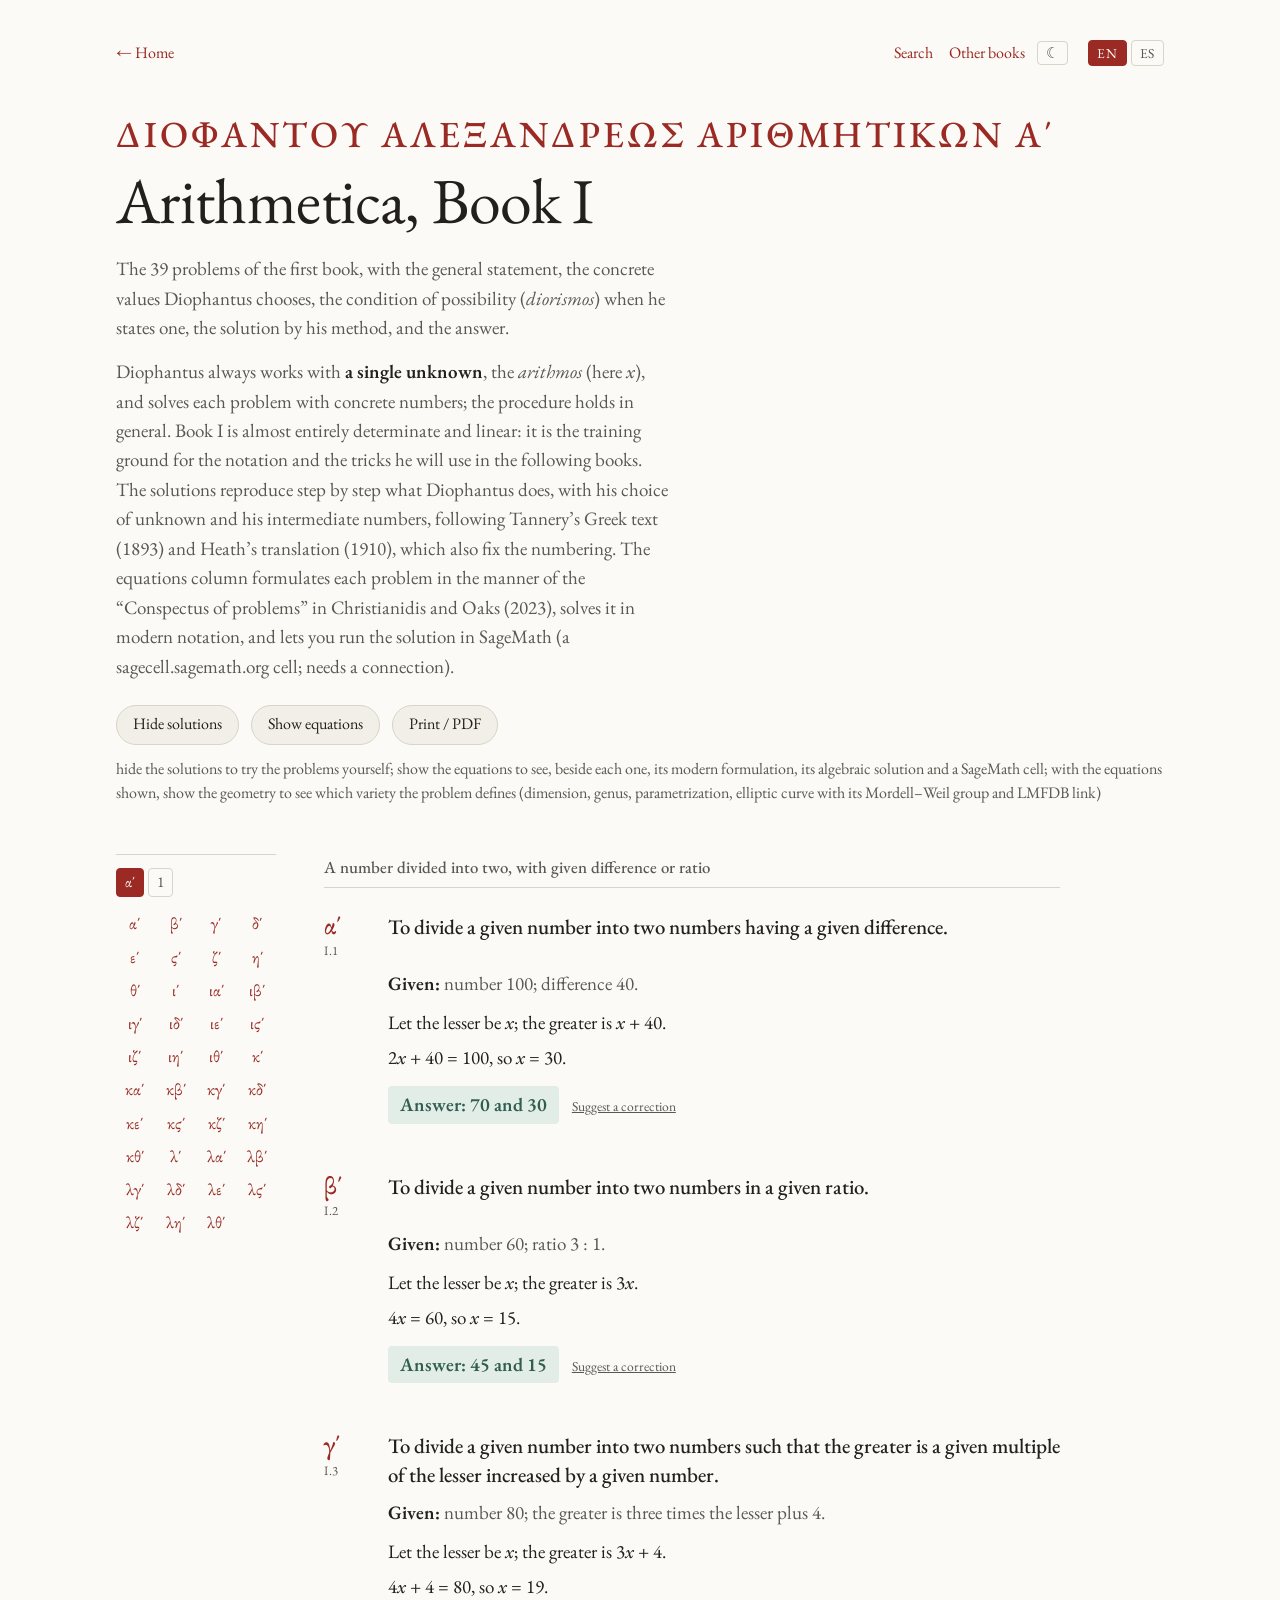
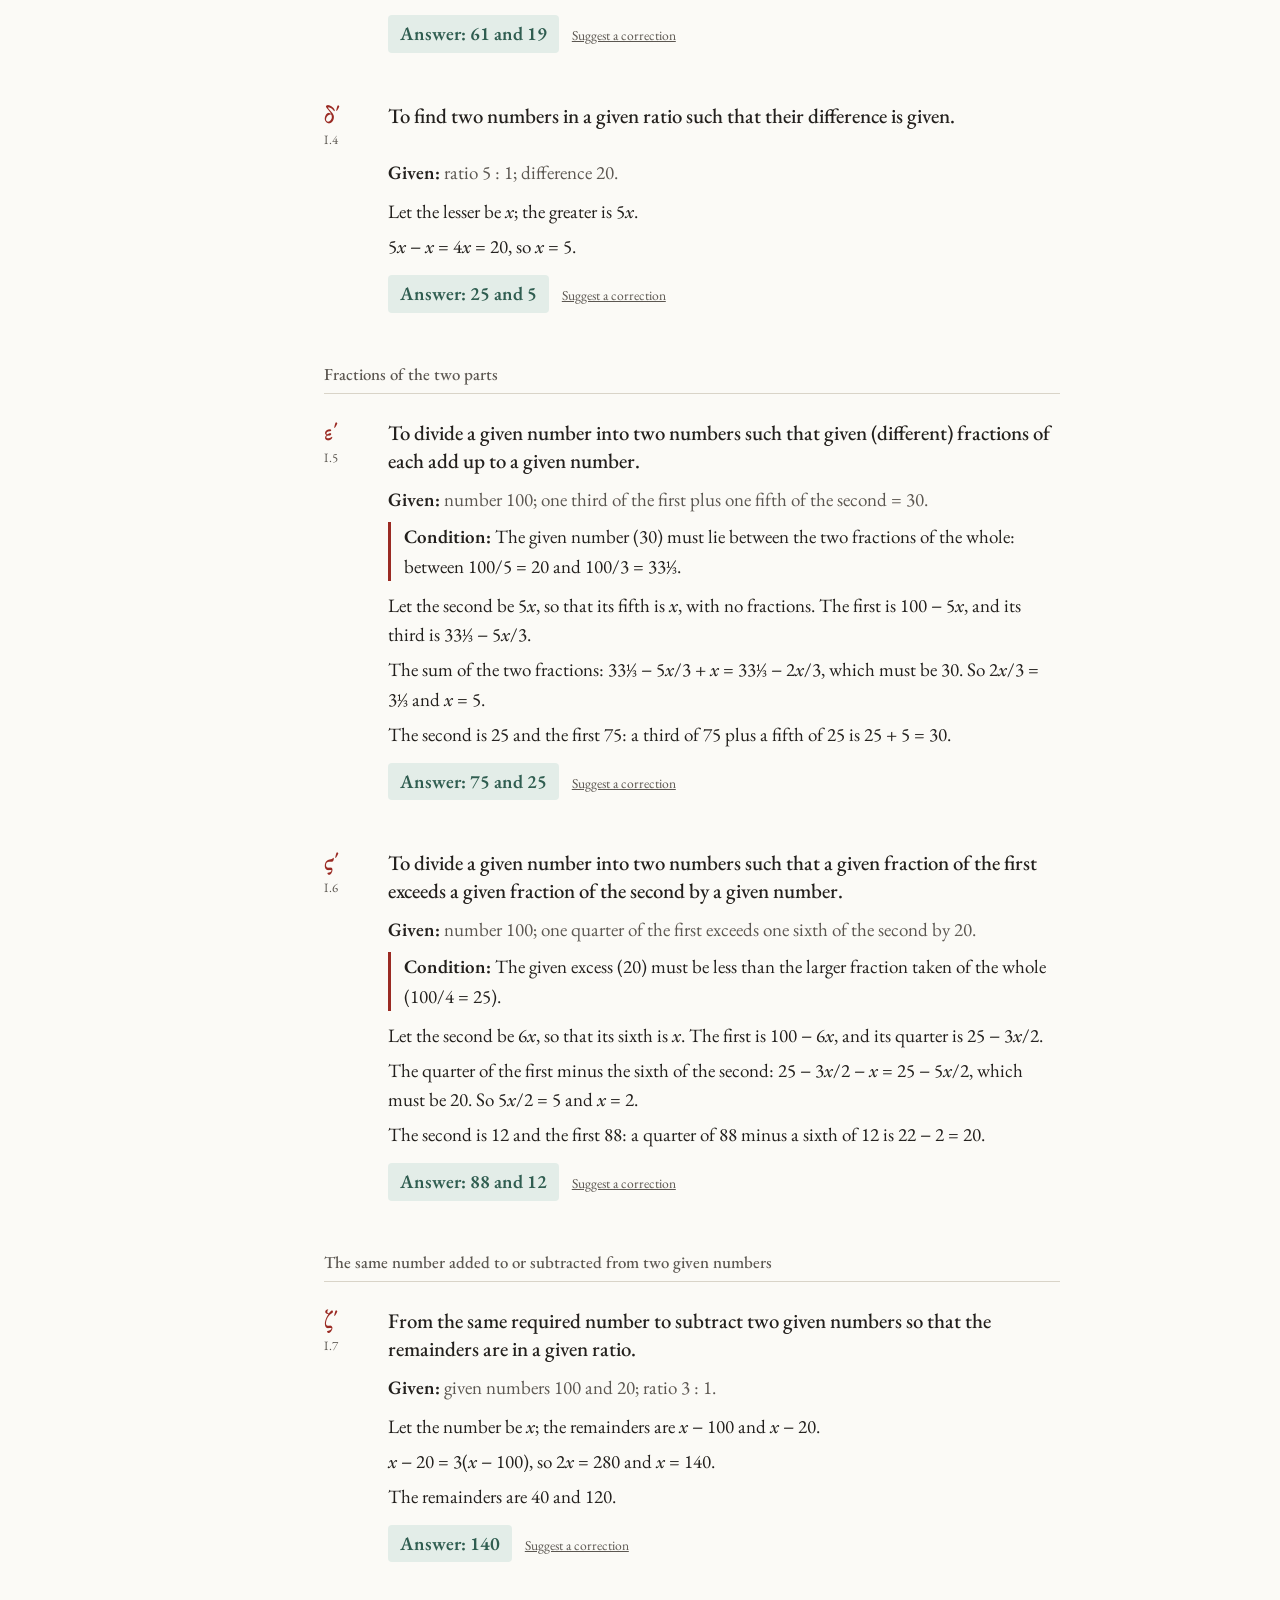
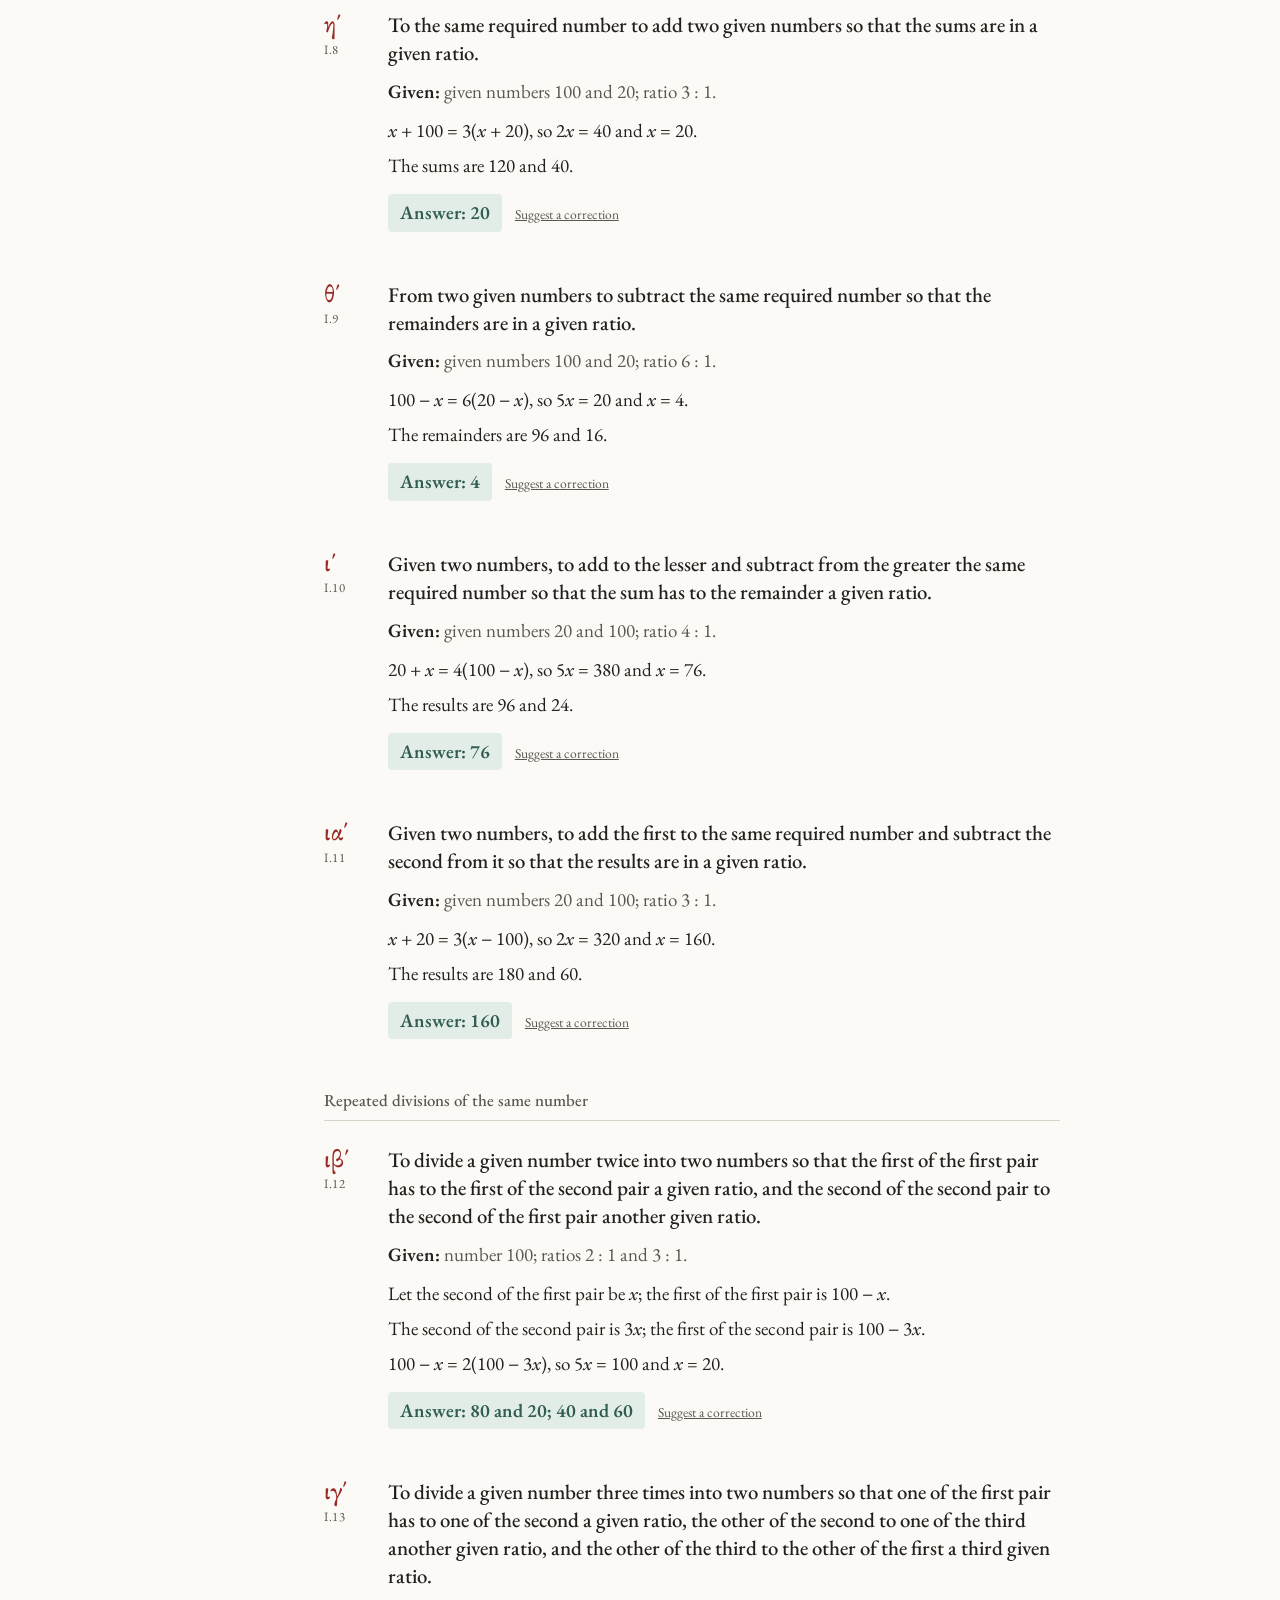
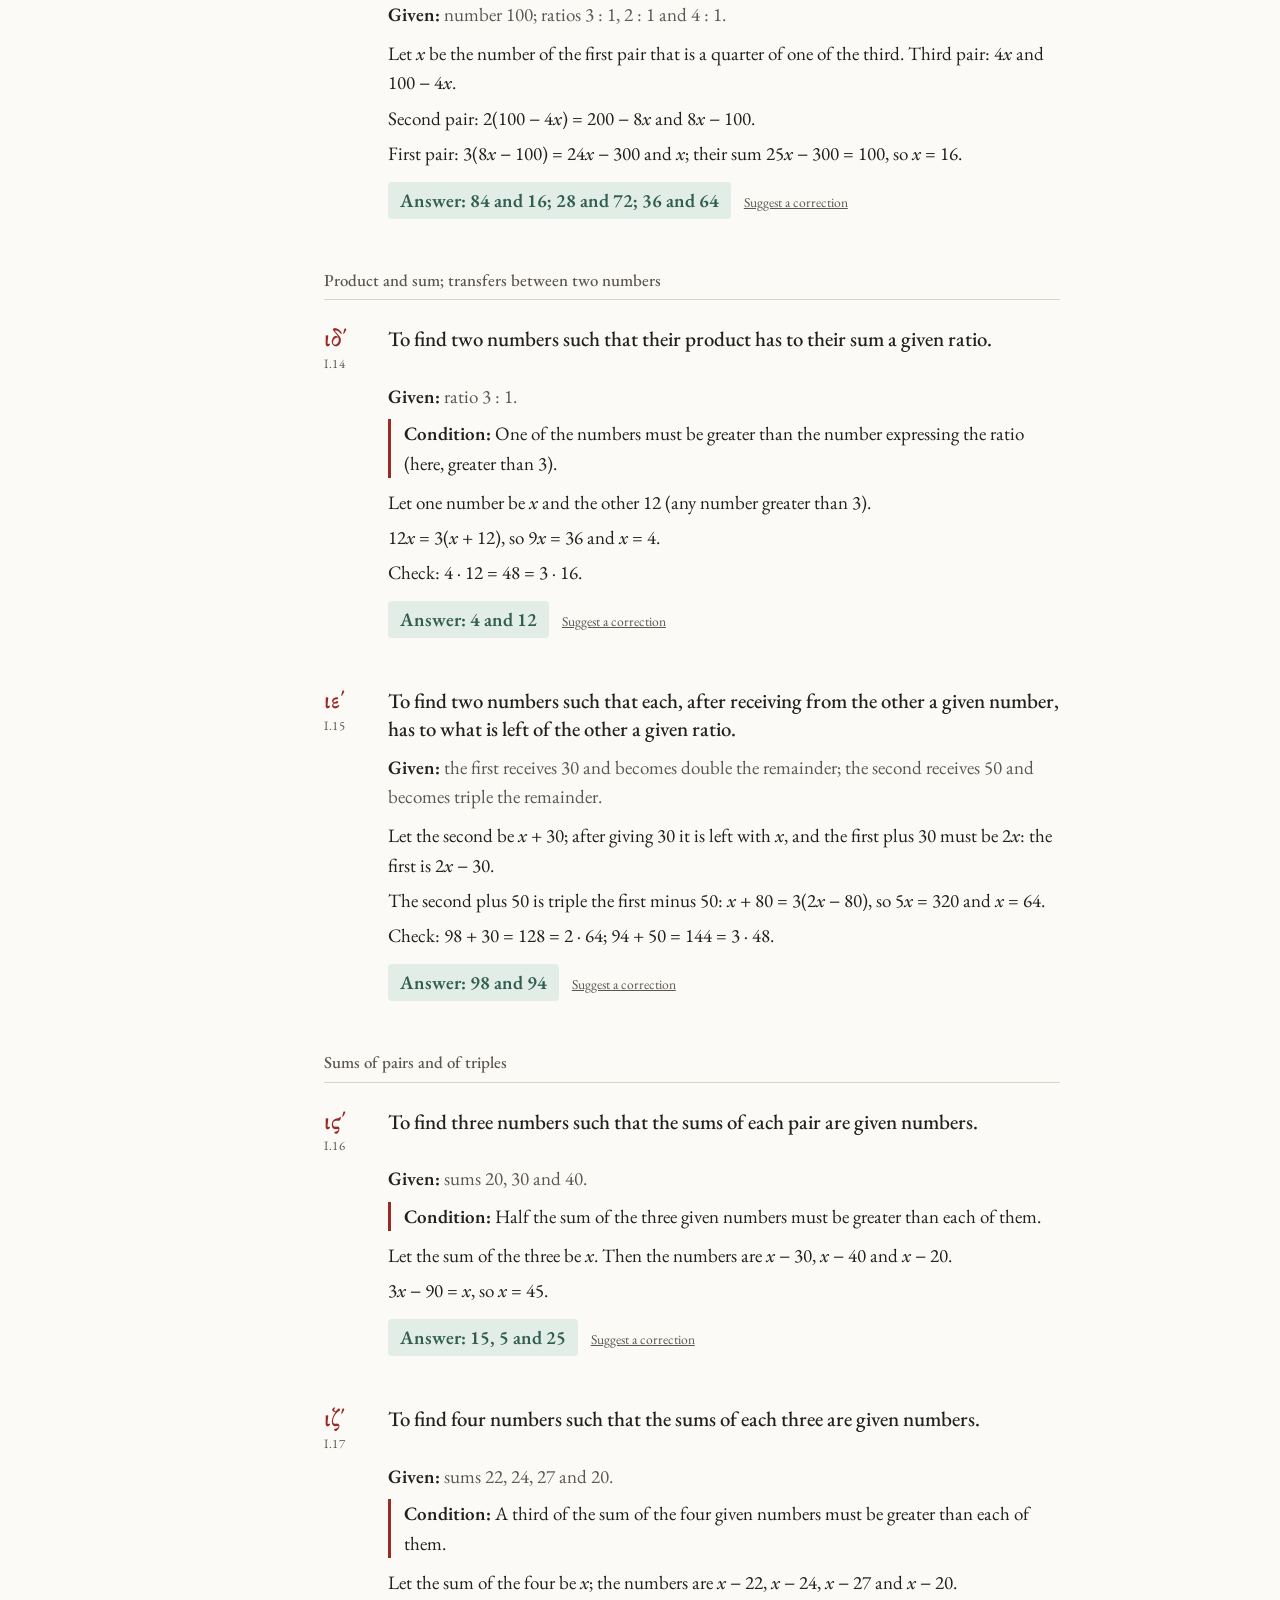
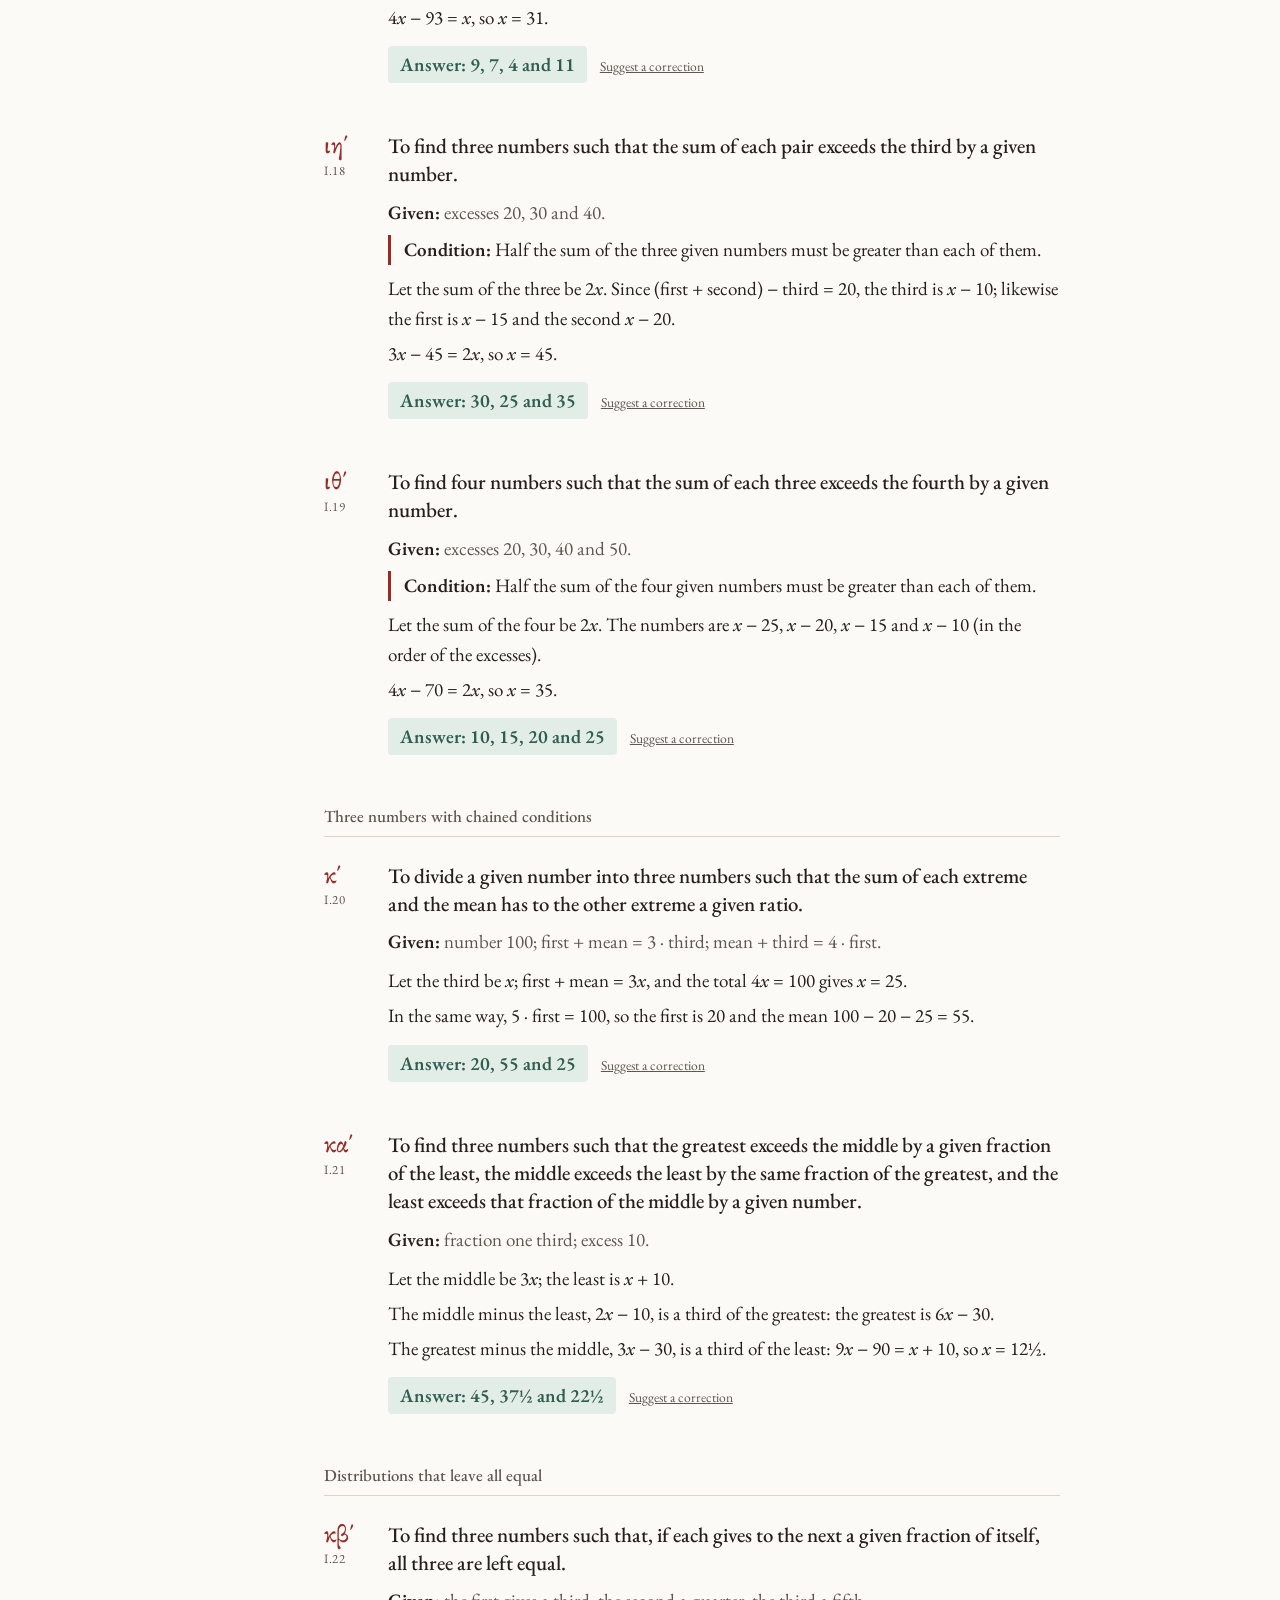
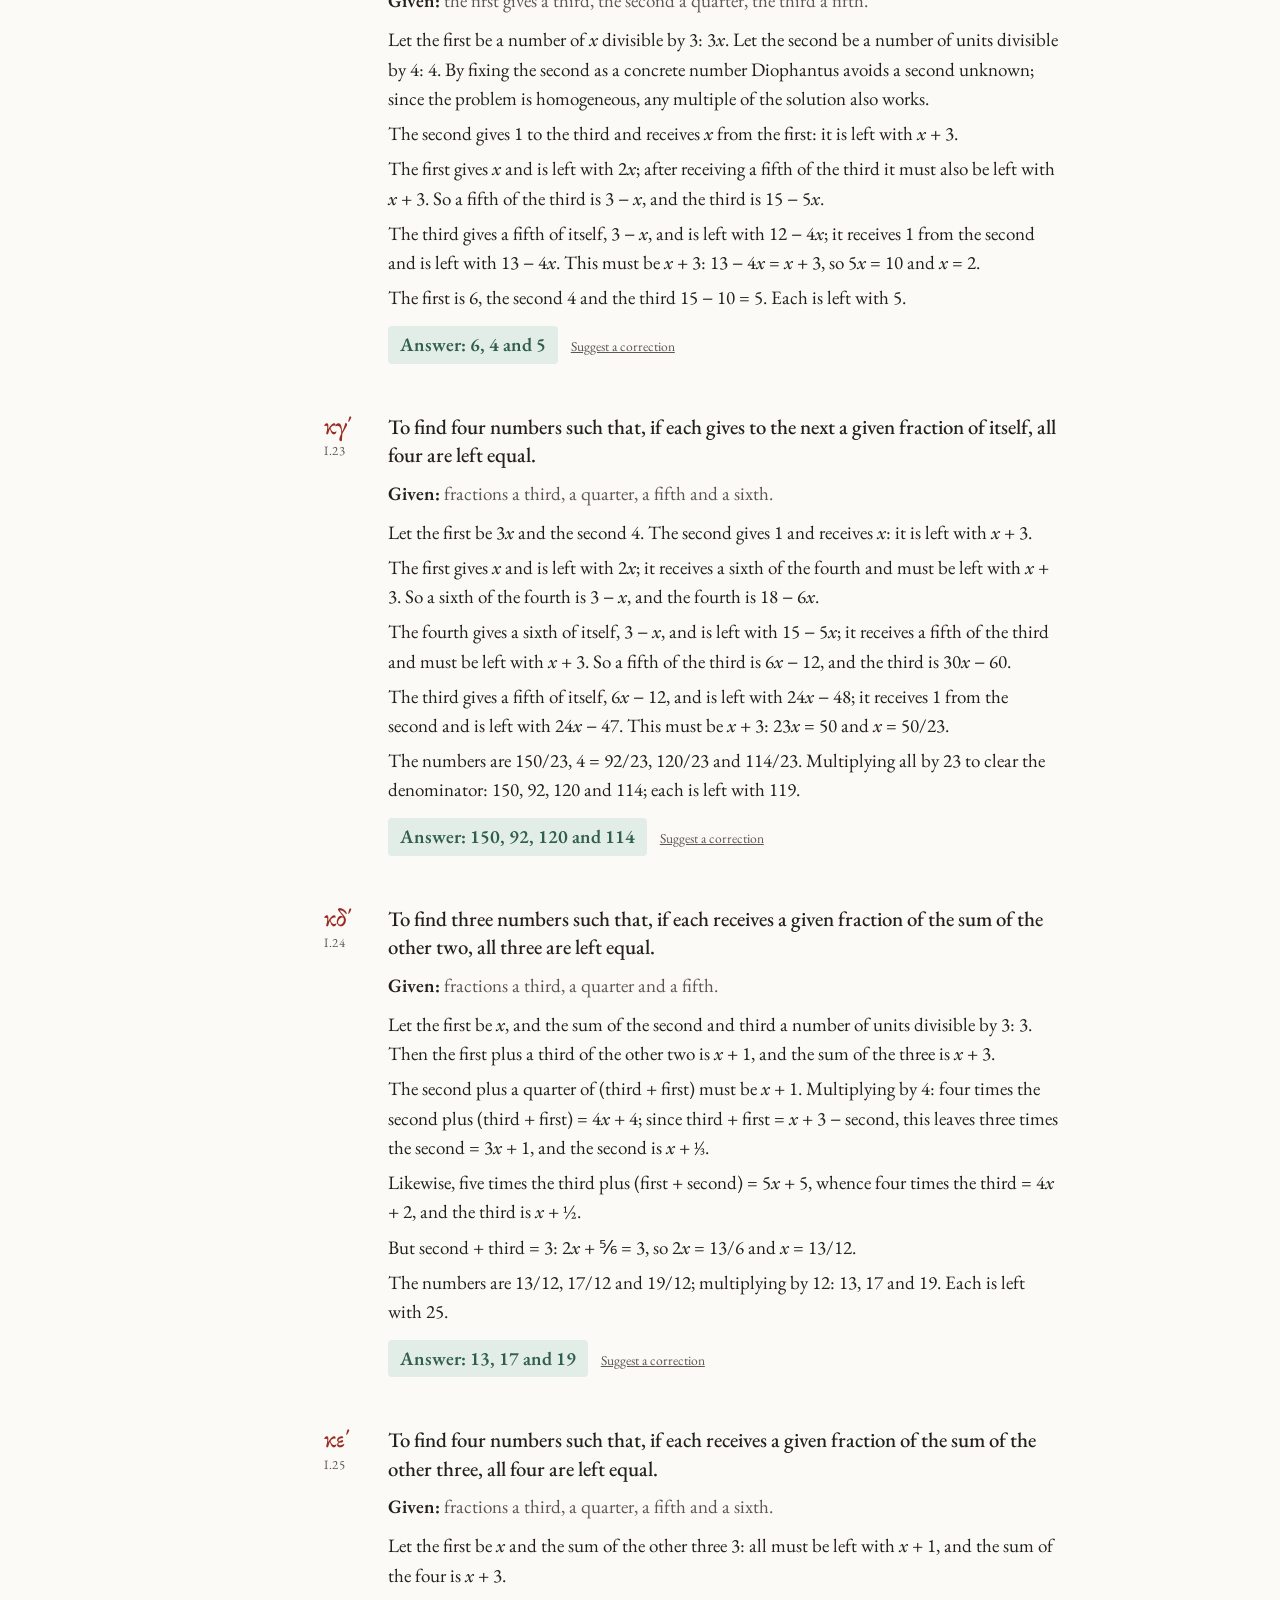
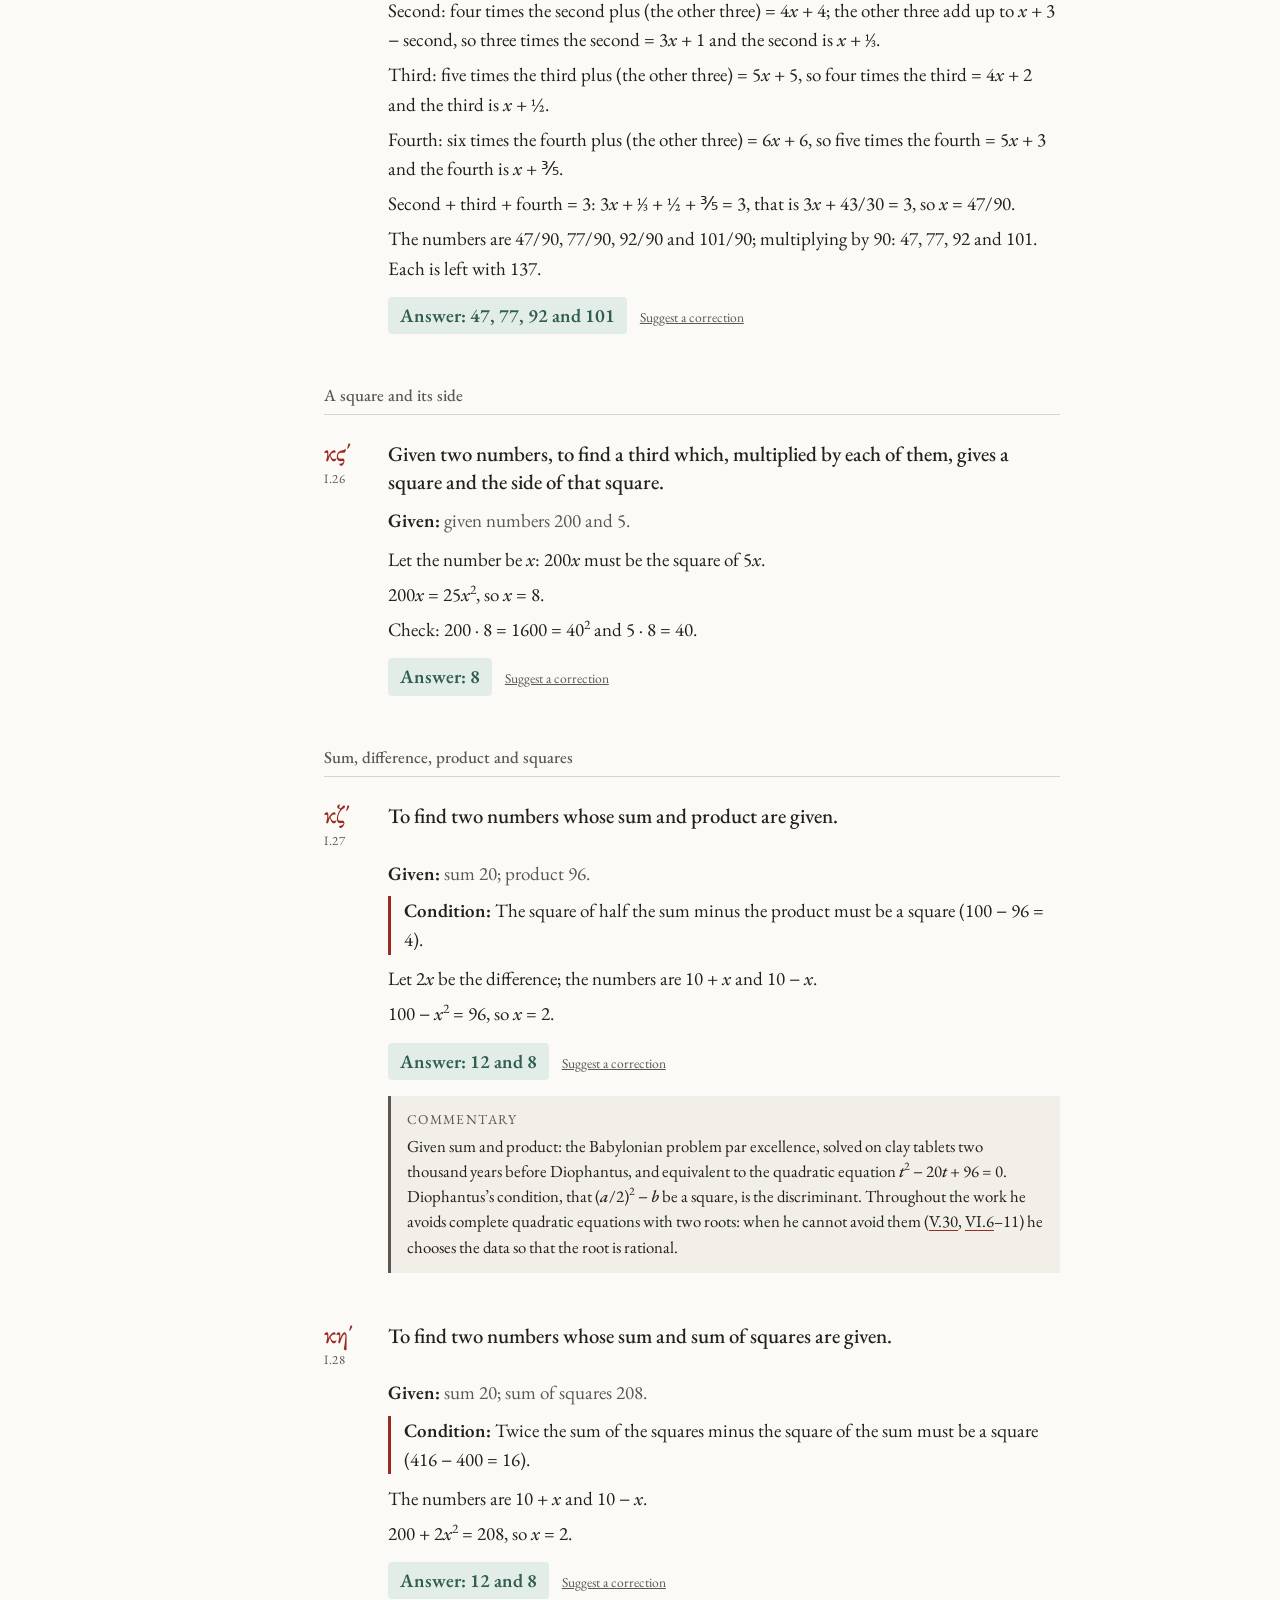
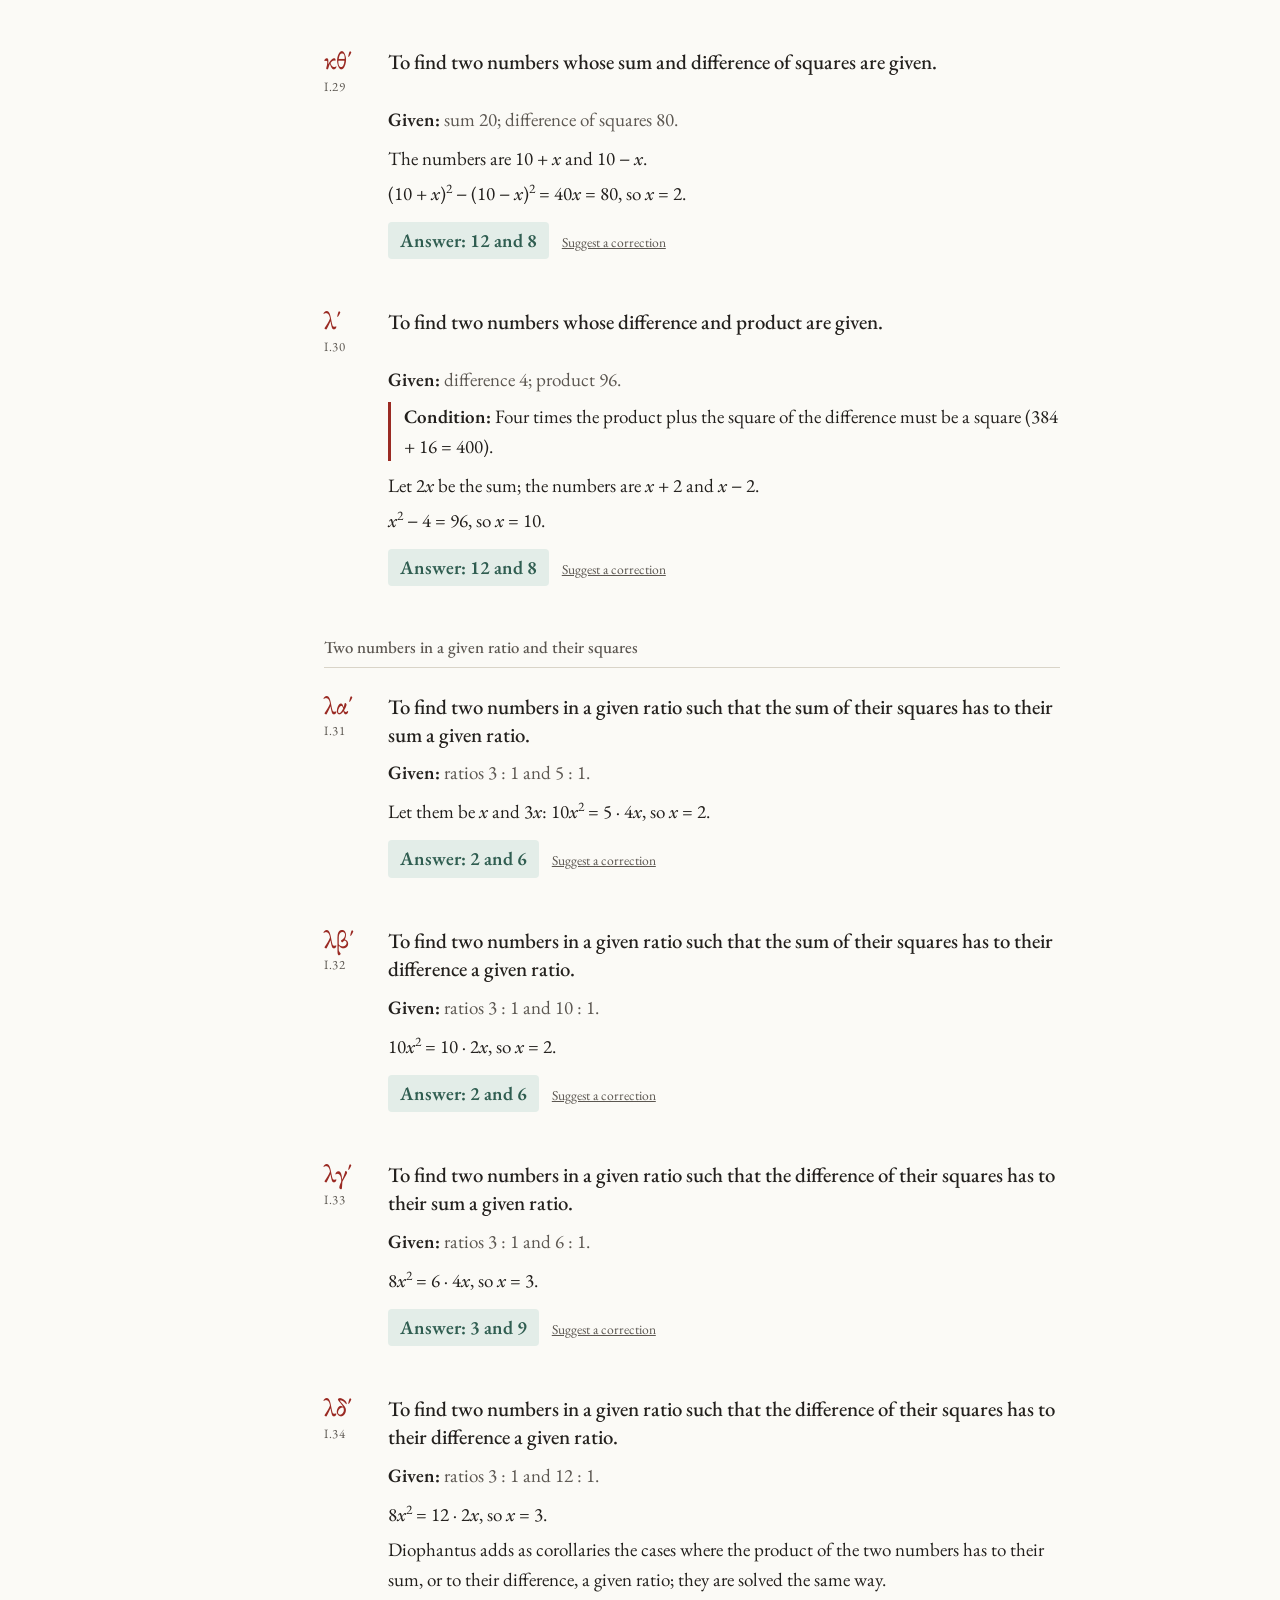
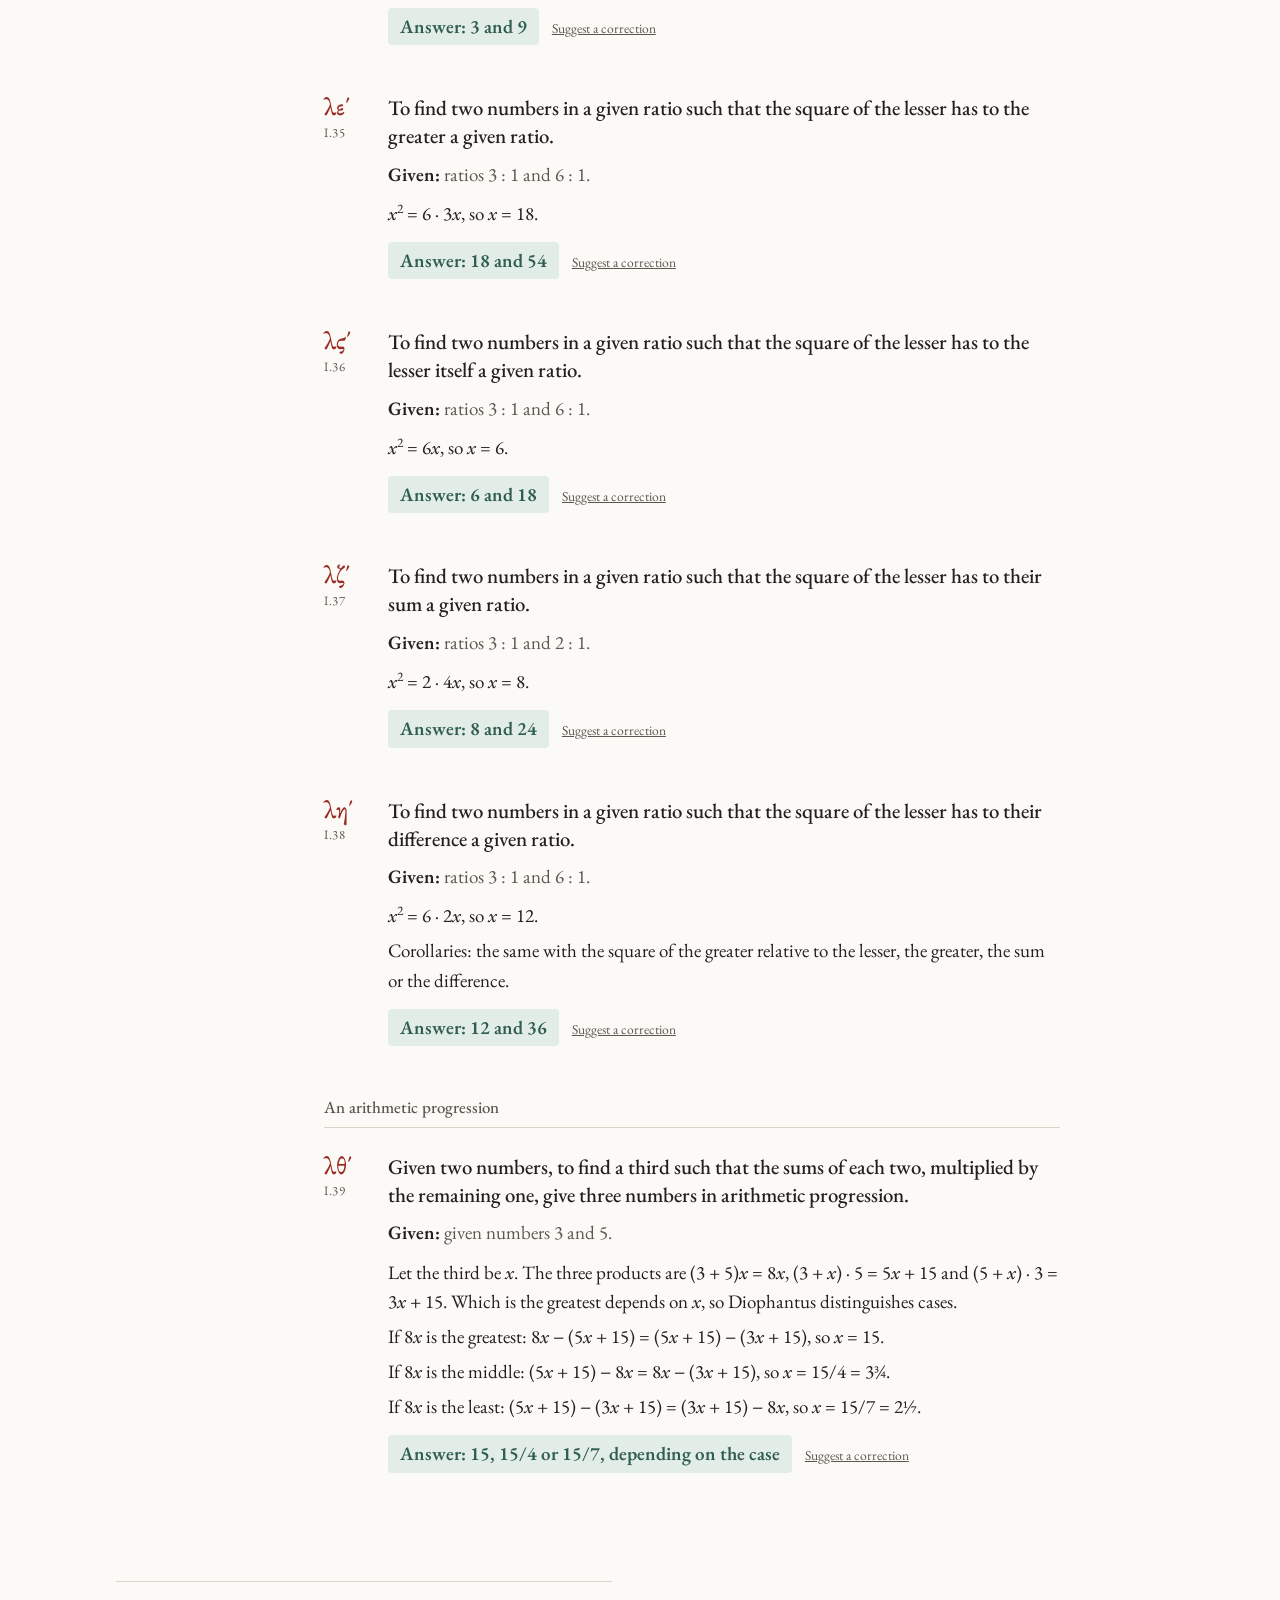
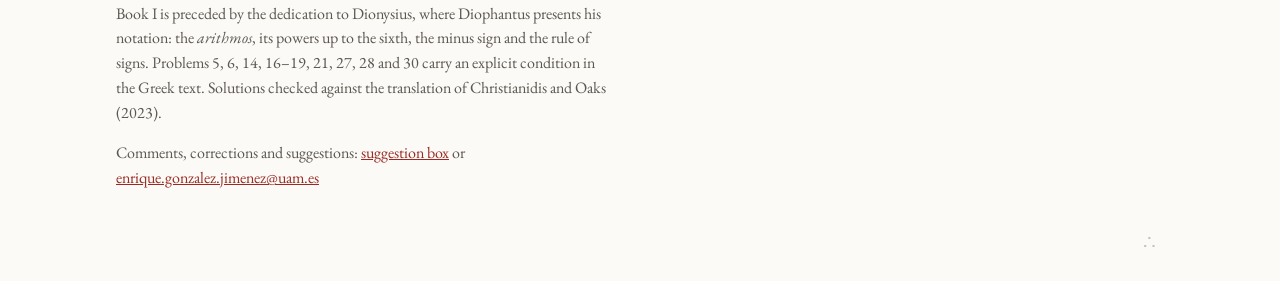
<file: libro-1.html>
<!DOCTYPE html>
<html lang="en">
<head>
<meta charset="utf-8">
<meta name="viewport" content="width=device-width, initial-scale=1, viewport-fit=cover">
<link rel="preconnect" href="https://fonts.googleapis.com">
<link rel="preconnect" href="https://fonts.gstatic.com" crossorigin>
<link href="https://fonts.googleapis.com/css2?family=EB+Garamond:ital,wght@0,400;0,500;0,600;1,400;1,500&family=GFS+Didot&display=swap" rel="stylesheet">
<link rel="stylesheet" href="assets/estilo.css?v=3e18a161">
<title>Diofanto · Aritmética · Libro I</title>
<!--meta-->
<meta name="description" content="Book I of Diophantus’s Arithmetica: 39 problems with Diophantus’s solutions, modern equations, SageMath cells and the geometry of each problem.">
<link rel="canonical" href="https://arithmeticaofdiophantus.github.io/libro-1.html">
<meta property="og:type" content="website">
<meta property="og:site_name" content="The Arithmetica of Diophantus">
<meta property="og:title" content="Book I · The Arithmetica of Diophantus">
<meta property="og:description" content="Book I of Diophantus’s Arithmetica: 39 problems with Diophantus’s solutions, modern equations, SageMath cells and the geometry of each problem.">
<meta property="og:url" content="https://arithmeticaofdiophantus.github.io/libro-1.html">
<meta property="og:image" content="https://arithmeticaofdiophantus.github.io/assets/img/og-card.jpg">
<meta property="og:image:width" content="1200">
<meta property="og:image:height" content="630">
<meta property="og:image:alt" content="ΑΡΙΘΜΗΤΙΚΑ: The Arithmetica of Diophantus, beside page 61 of the 1670 edition with Fermat’s note">
<meta property="og:locale" content="en_GB">
<meta property="og:locale:alternate" content="es_ES">
<meta name="twitter:card" content="summary_large_image">
<meta name="twitter:title" content="Book I · The Arithmetica of Diophantus">
<meta name="twitter:description" content="Book I of Diophantus’s Arithmetica: 39 problems with Diophantus’s solutions, modern equations, SageMath cells and the geometry of each problem.">
<meta name="twitter:image" content="https://arithmeticaofdiophantus.github.io/assets/img/og-card.jpg">
<!--/meta-->
<script>try{var t=localStorage.getItem("diofanto-tema");if(t==="dark"||t==="light")document.documentElement.setAttribute("data-theme",t)}catch(e){}</script>
<script src="https://sagecell.sagemath.org/static/embedded_sagecell.js"></script>
</head>
<body class="lang-en">
<div class="page">
<!--BOOK1-->
<div data-book="i">
    <div class="topbar">
      <span><a href="index.html" data-i18n="es">← Inicio</a><a href="index.html" data-i18n="en">← Home</a></span>
      <nav>
        <span data-i18n="es"><a href="index.html#buscar">Buscar</a><a href="index.html#libros">Otros libros</a></span>
        <span data-i18n="en"><a href="index.html#buscar">Search</a><a href="index.html#libros">Other books</a></span>
        <button type="button" class="themesw" aria-label="Dark mode" title="Dark mode">☾</button><span class="langsw" role="group" aria-label="Language / Idioma"><button type="button" data-lang="en">EN</button><button type="button" data-lang="es">ES</button></span>
      </nav>
    </div>
    <header>
      <p class="greek">ΔΙΟΦΑΝΤΟΥ ΑΛΕΞΑΝΔΡΕΩΣ ΑΡΙΘΜΗΤΙΚΩΝ Α΄</p>
      <h1><span data-i18n="es">Aritmética, Libro I</span><span data-i18n="en">Arithmetica, Book I</span></h1>
      <div class="intro" data-i18n="es">
        <p>Los 39 problemas del primer libro, con el enunciado general, los valores concretos que elige Diofanto, la condición de posibilidad (<em>diorismós</em>) cuando él la enuncia, la resolución según su método y la respuesta.</p>
        <p>Diofanto trabaja siempre con <strong>una sola incógnita</strong>, el <em>arithmós</em> (aquí <var>x</var>), y resuelve cada problema con números concretos; el procedimiento vale en general. El Libro I es casi todo determinado y lineal: es la escuela de la notación y de los trucos que usará en los libros siguientes. Las resoluciones reproducen paso a paso lo que hace Diofanto, con su misma elección de incógnita y sus mismos números intermedios, según el texto griego de Tannery (1893) y la traducción de Heath (1910), que fijan también la numeración. La columna de ecuaciones formula cada problema al estilo del «Conspectus of problems» de Christianidis y Oaks (2023), lo resuelve en notación actual y permite ejecutar la resolución en SageMath (celda de sagecell.sagemath.org; necesita conexión).</p>
      </div>
      <div class="intro" data-i18n="en">
        <p>The 39 problems of the first book, with the general statement, the concrete values Diophantus chooses, the condition of possibility (<em>diorismos</em>) when he states one, the solution by his method, and the answer.</p>
        <p>Diophantus always works with <strong>a single unknown</strong>, the <em>arithmos</em> (here <var>x</var>), and solves each problem with concrete numbers; the procedure holds in general. Book I is almost entirely determinate and linear: it is the training ground for the notation and the tricks he will use in the following books. The solutions reproduce step by step what Diophantus does, with his choice of unknown and his intermediate numbers, following Tannery’s Greek text (1893) and Heath’s translation (1910), which also fix the numbering. The equations column formulates each problem in the manner of the “Conspectus of problems” in Christianidis and Oaks (2023), solves it in modern notation, and lets you run the solution in SageMath (a sagecell.sagemath.org cell; needs a connection).</p>
      </div>
      <div class="controls">
        <button class="toggle toggle-sol" type="button" aria-pressed="false">Ocultar soluciones</button>
        <button class="toggle toggle-eq" type="button" aria-pressed="false">Mostrar ecuaciones</button>
        <button class="toggle toggle-geo" type="button" aria-pressed="false">Mostrar geometría</button>
        <span class="hint" data-i18n="es">oculta las soluciones para intentar los problemas; muestra las ecuaciones para ver, junto a cada uno, su formulación moderna, su resolución algebraica y una celda de SageMath; con las ecuaciones a la vista, muestra la geometría para ver qué variedad define el problema (dimensión, género, parametrización, curva elíptica con su grupo de Mordell–Weil y enlace a la LMFDB)</span>
        <span class="hint" data-i18n="en">hide the solutions to try the problems yourself; show the equations to see, beside each one, its modern formulation, its algebraic solution and a SageMath cell; with the equations shown, show the geometry to see which variety the problem defines (dimension, genus, parametrization, elliptic curve with its Mordell–Weil group and LMFDB link)</span>
      </div>
    </header>
    <div class="layout">
      <nav class="rail" aria-label="Índice / Index"><div class="numerals" role="group"><button type="button" data-num="griega">α΄</button><button type="button" data-num="arabiga">1</button></div></nav>
      <main class="main"></main>
    </div>
    <footer>
      <p data-i18n="es">El Libro I va precedido de la dedicatoria a Dionisio, donde Diofanto presenta su notación: el <em>arithmós</em>, sus potencias hasta la sexta, el signo de resta y la regla de los signos. Los problemas 5, 6, 14, 16–19, 21, 27, 28 y 30 llevan condición explícita en el texto griego. Resoluciones cotejadas con la traducción de Christianidis y Oaks (2023).</p>
      <p data-i18n="en">Book I is preceded by the dedication to Dionysius, where Diophantus presents his notation: the <em>arithmos</em>, its powers up to the sixth, the minus sign and the rule of signs. Problems 5, 6, 14, 16–19, 21, 27, 28 and 30 carry an explicit condition in the Greek text. Solutions checked against the translation of Christianidis and Oaks (2023).</p>
      <p class="contact" data-i18n="es">Comentarios, correcciones y sugerencias: <a href="#" class="open-box">buzón de sugerencias</a> o <a class="mail" data-u="enrique.gonzalez.jimenez" data-d="uam.es" href="#">enrique.gonzalez.jimenez [arroba] uam.es</a></p>
      <p class="contact" data-i18n="en">Comments, corrections and suggestions: <a href="#" class="open-box">suggestion box</a> or <a class="mail" data-u="enrique.gonzalez.jimenez" data-d="uam.es" href="#">enrique.gonzalez.jimenez [at] uam.es</a></p>
    <a class="stats-dot" href="https://arithmeticaofdiophantus.goatcounter.com" target="_blank" rel="noopener" aria-label="Estadísticas de visitas / Visit statistics" title="∴">∴</a></footer>
</div>
<!--/BOOK1-->
</div>
<script src="assets/idioma.js?v=5a9461fb"></script>
<script src="assets/geo.js?v=7d1f947c"></script>
  <script src="assets/fermat.js?v=40c2157d"></script>
  <script src="assets/problemas.js?v=35027ec7"></script>
<script src="assets/libro-1.js?v=e882cc57"></script>
<script data-goatcounter="https://arithmeticaofdiophantus.goatcounter.com/count" async src="https://gc.zgo.at/count.js"></script>
</body>
</html>
</file>
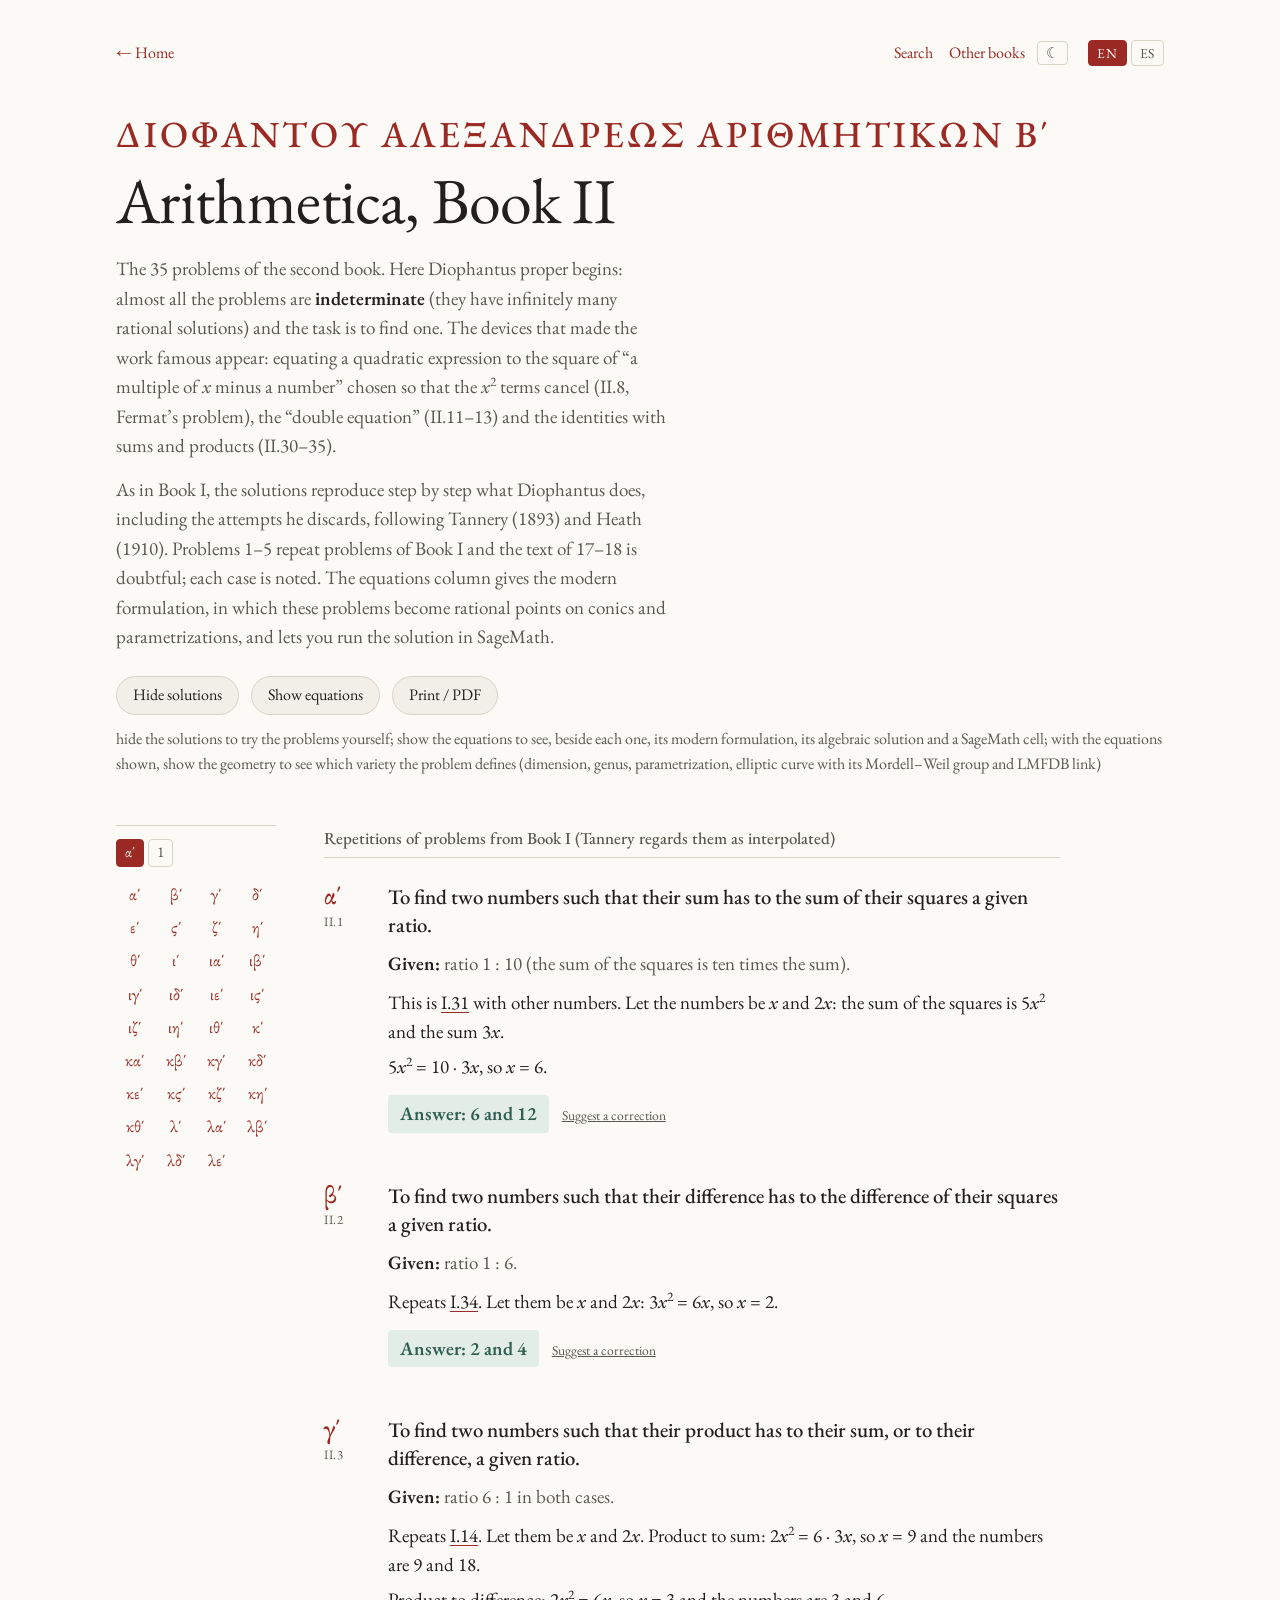
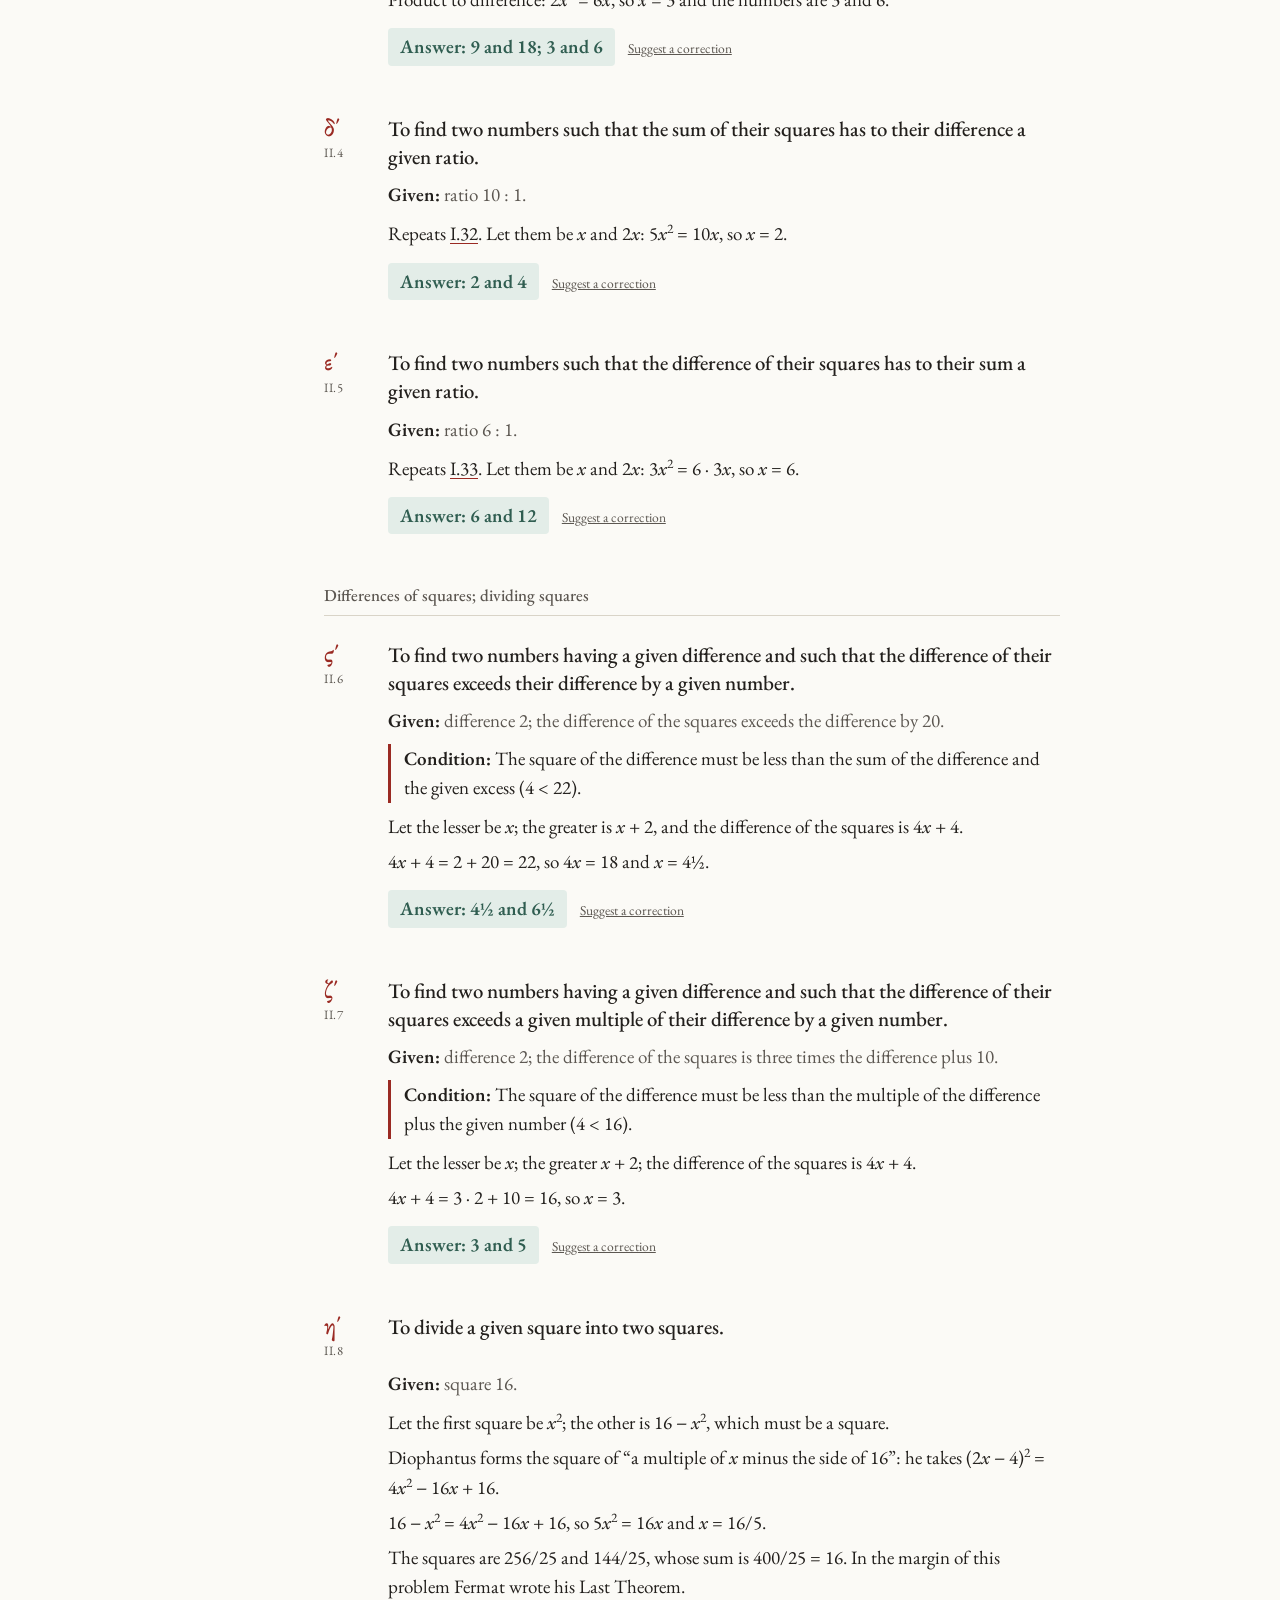
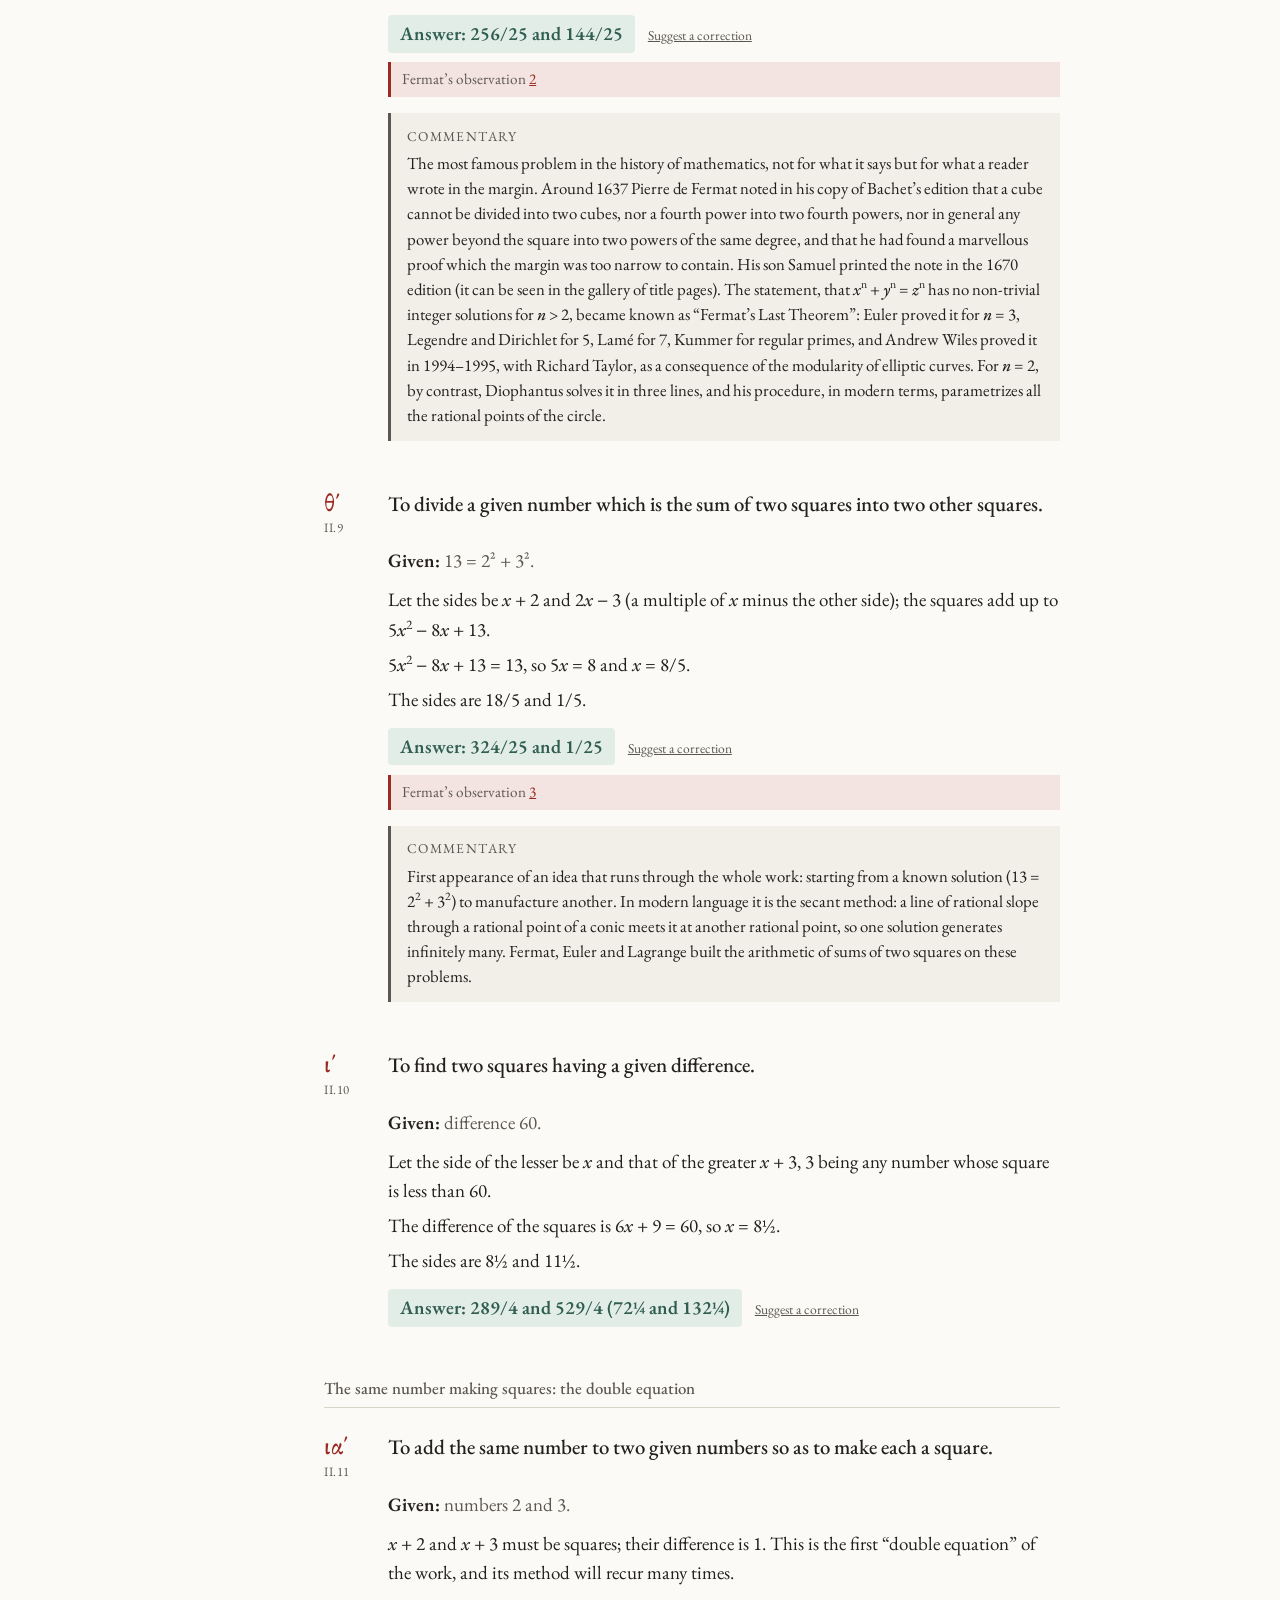
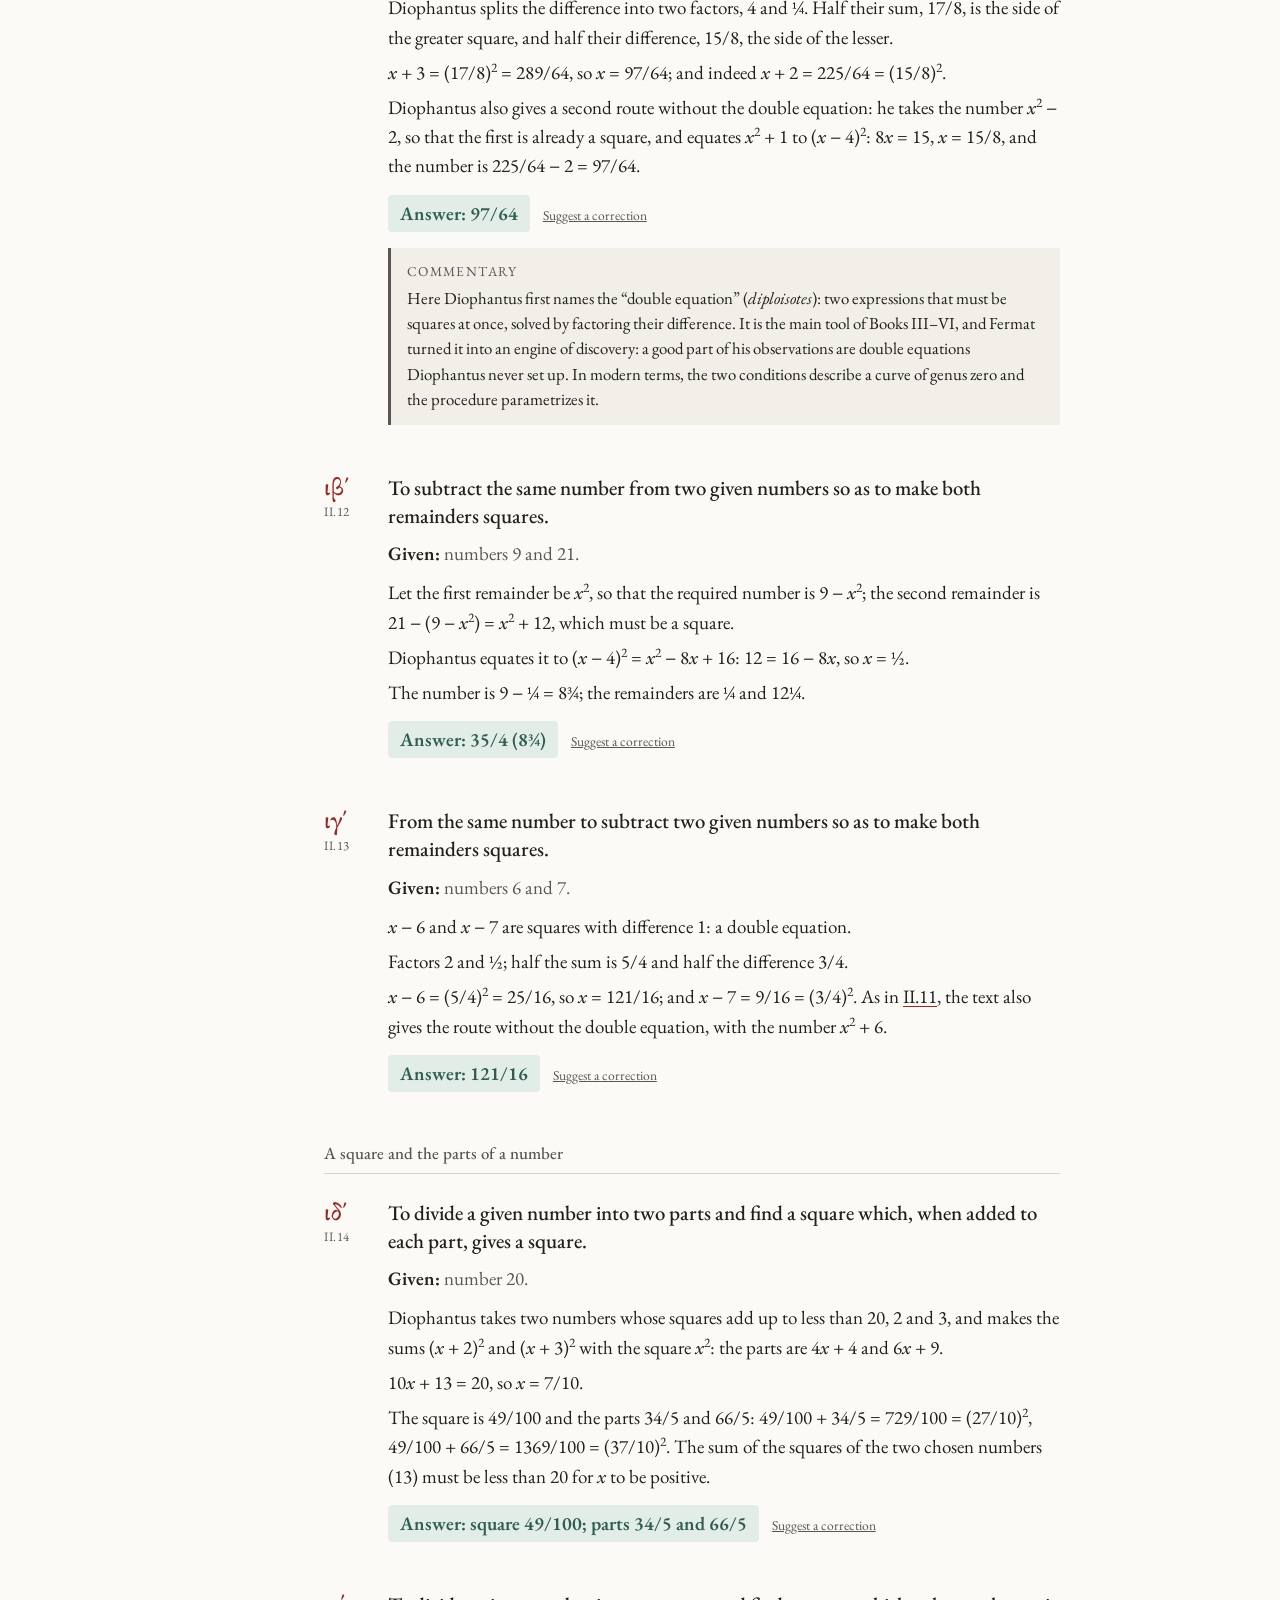
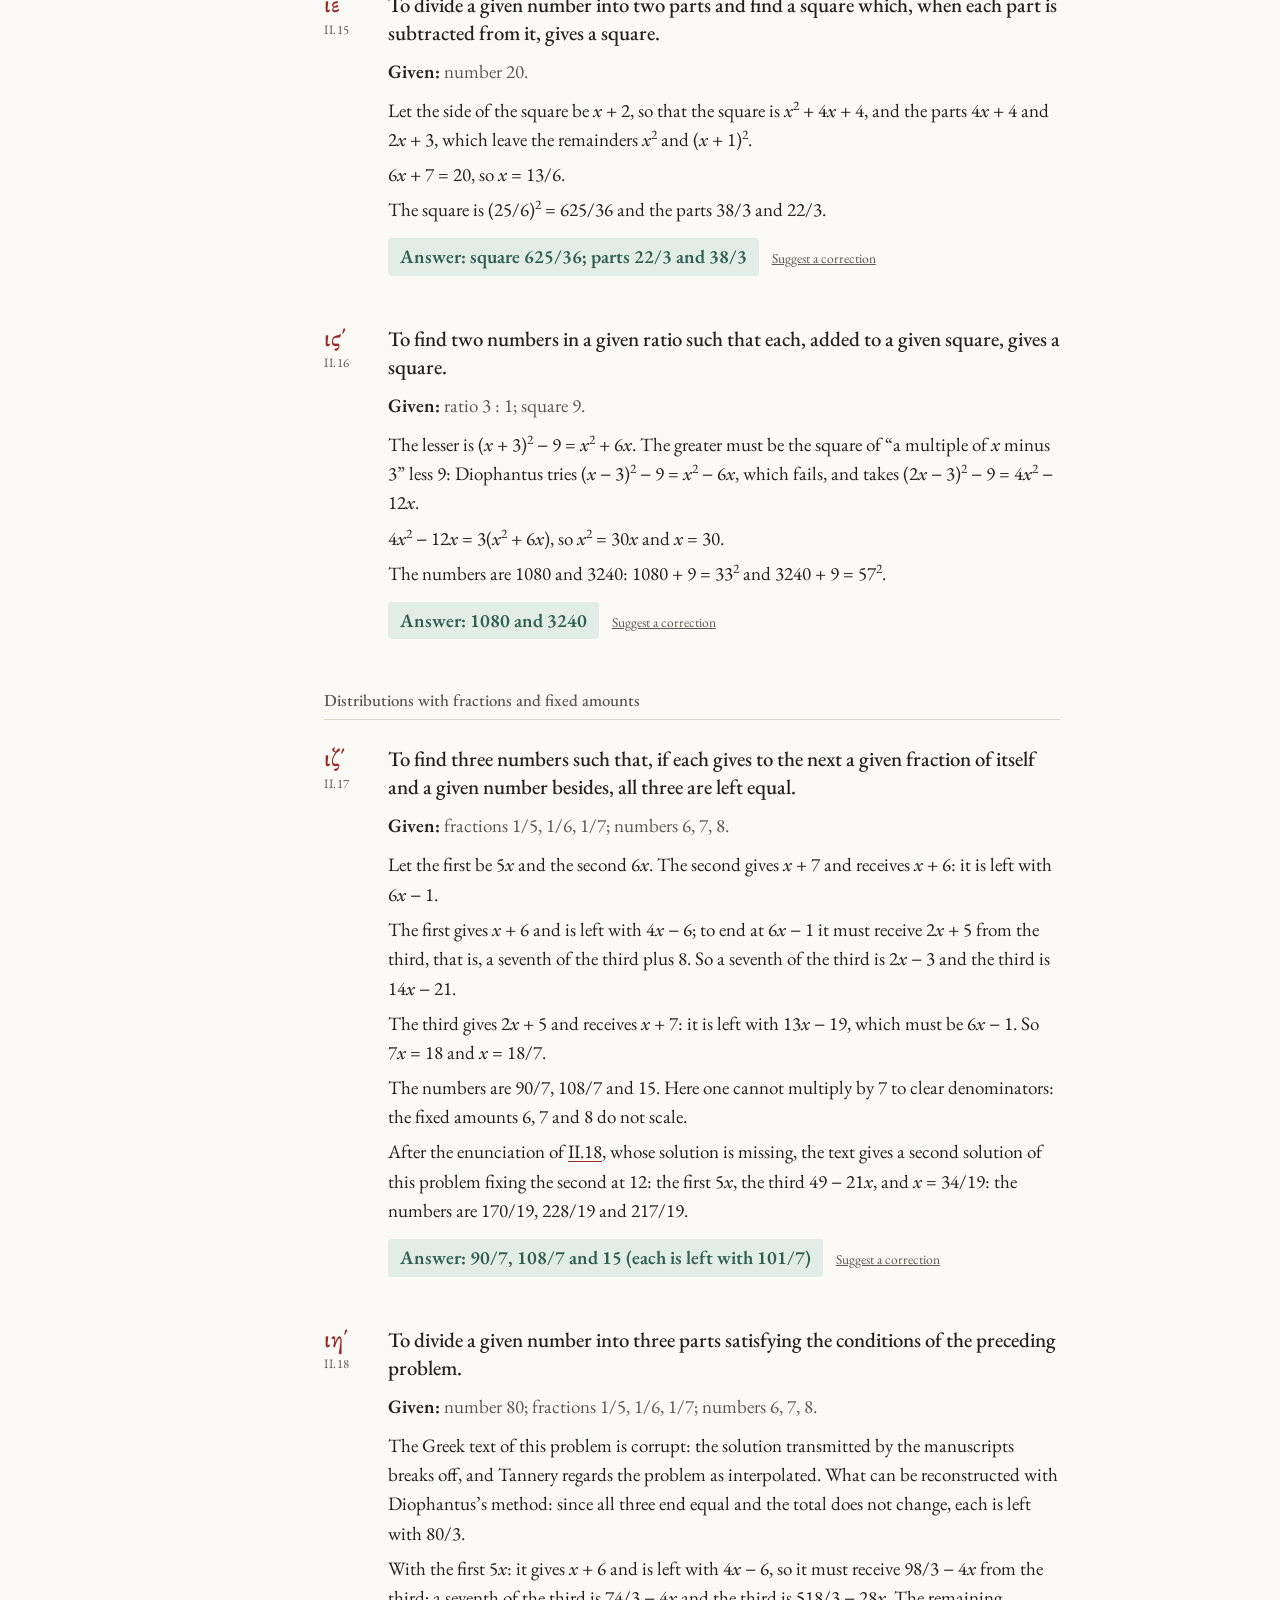
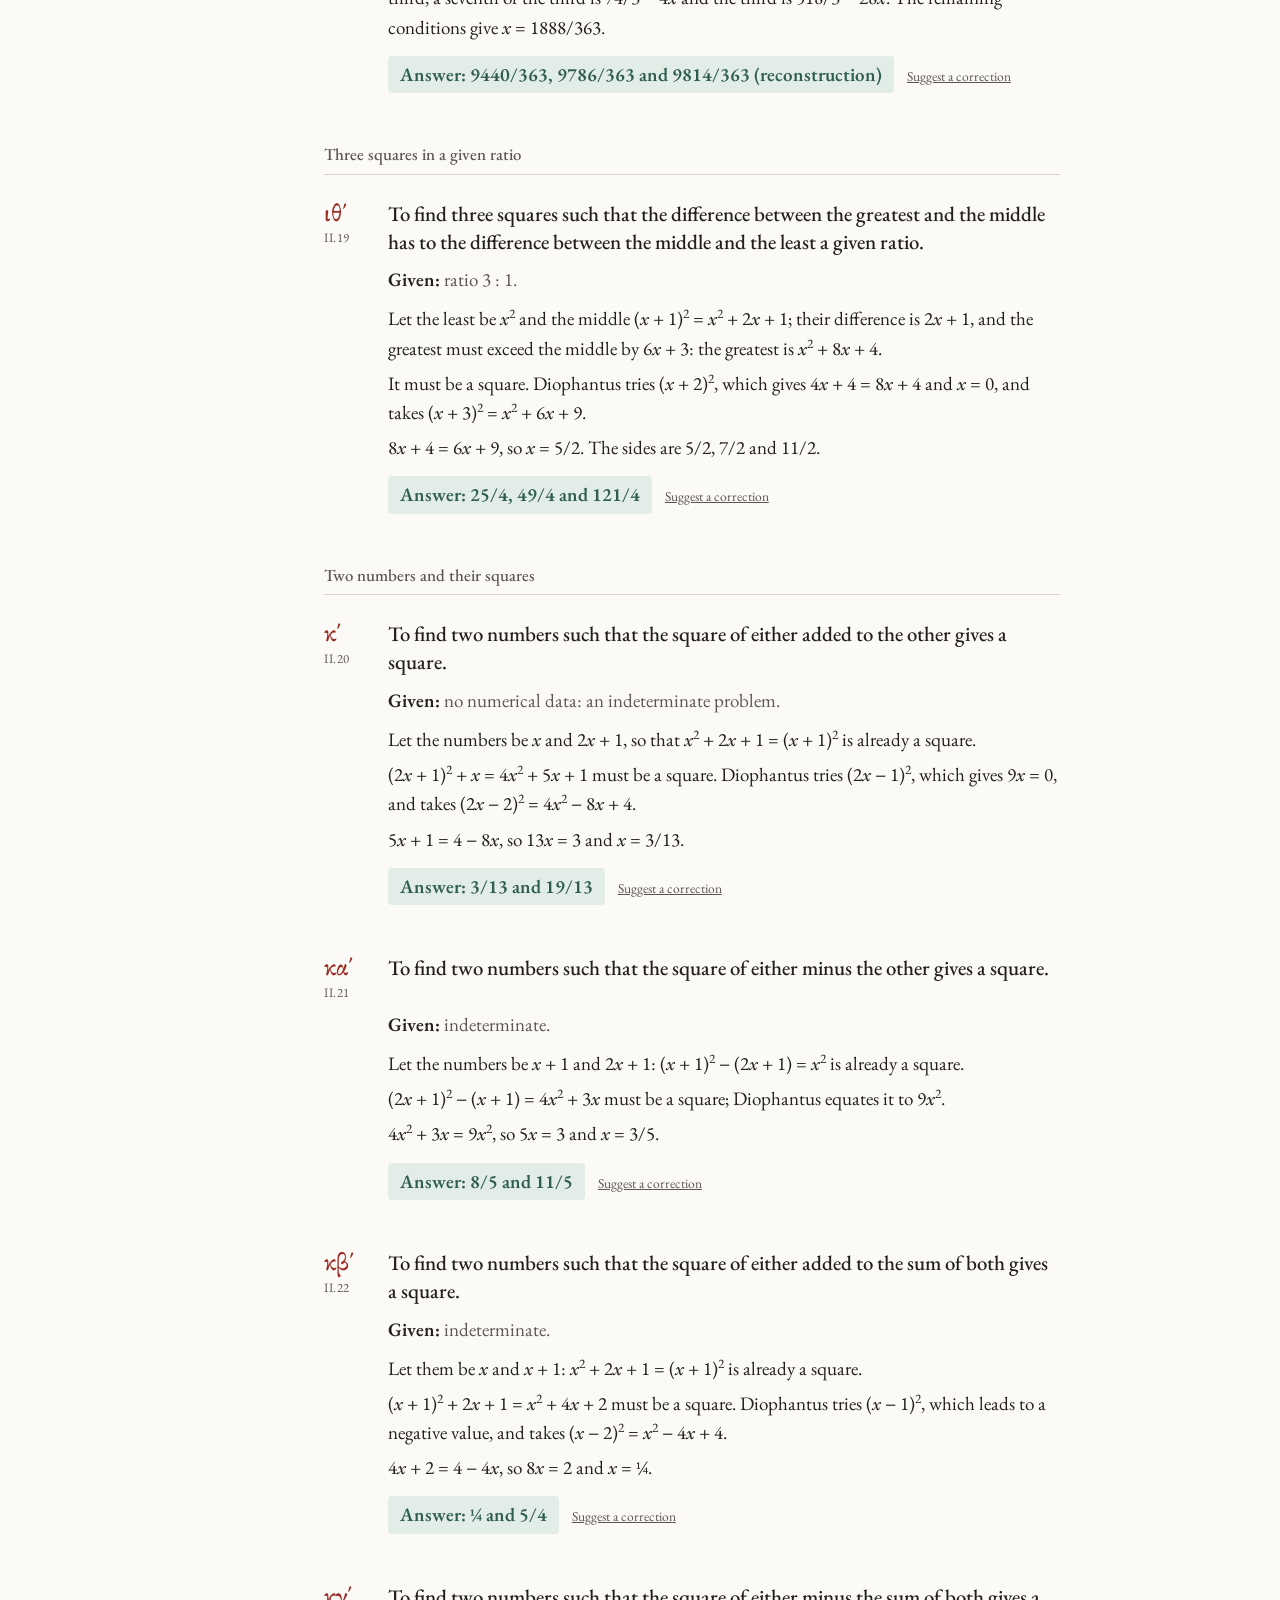
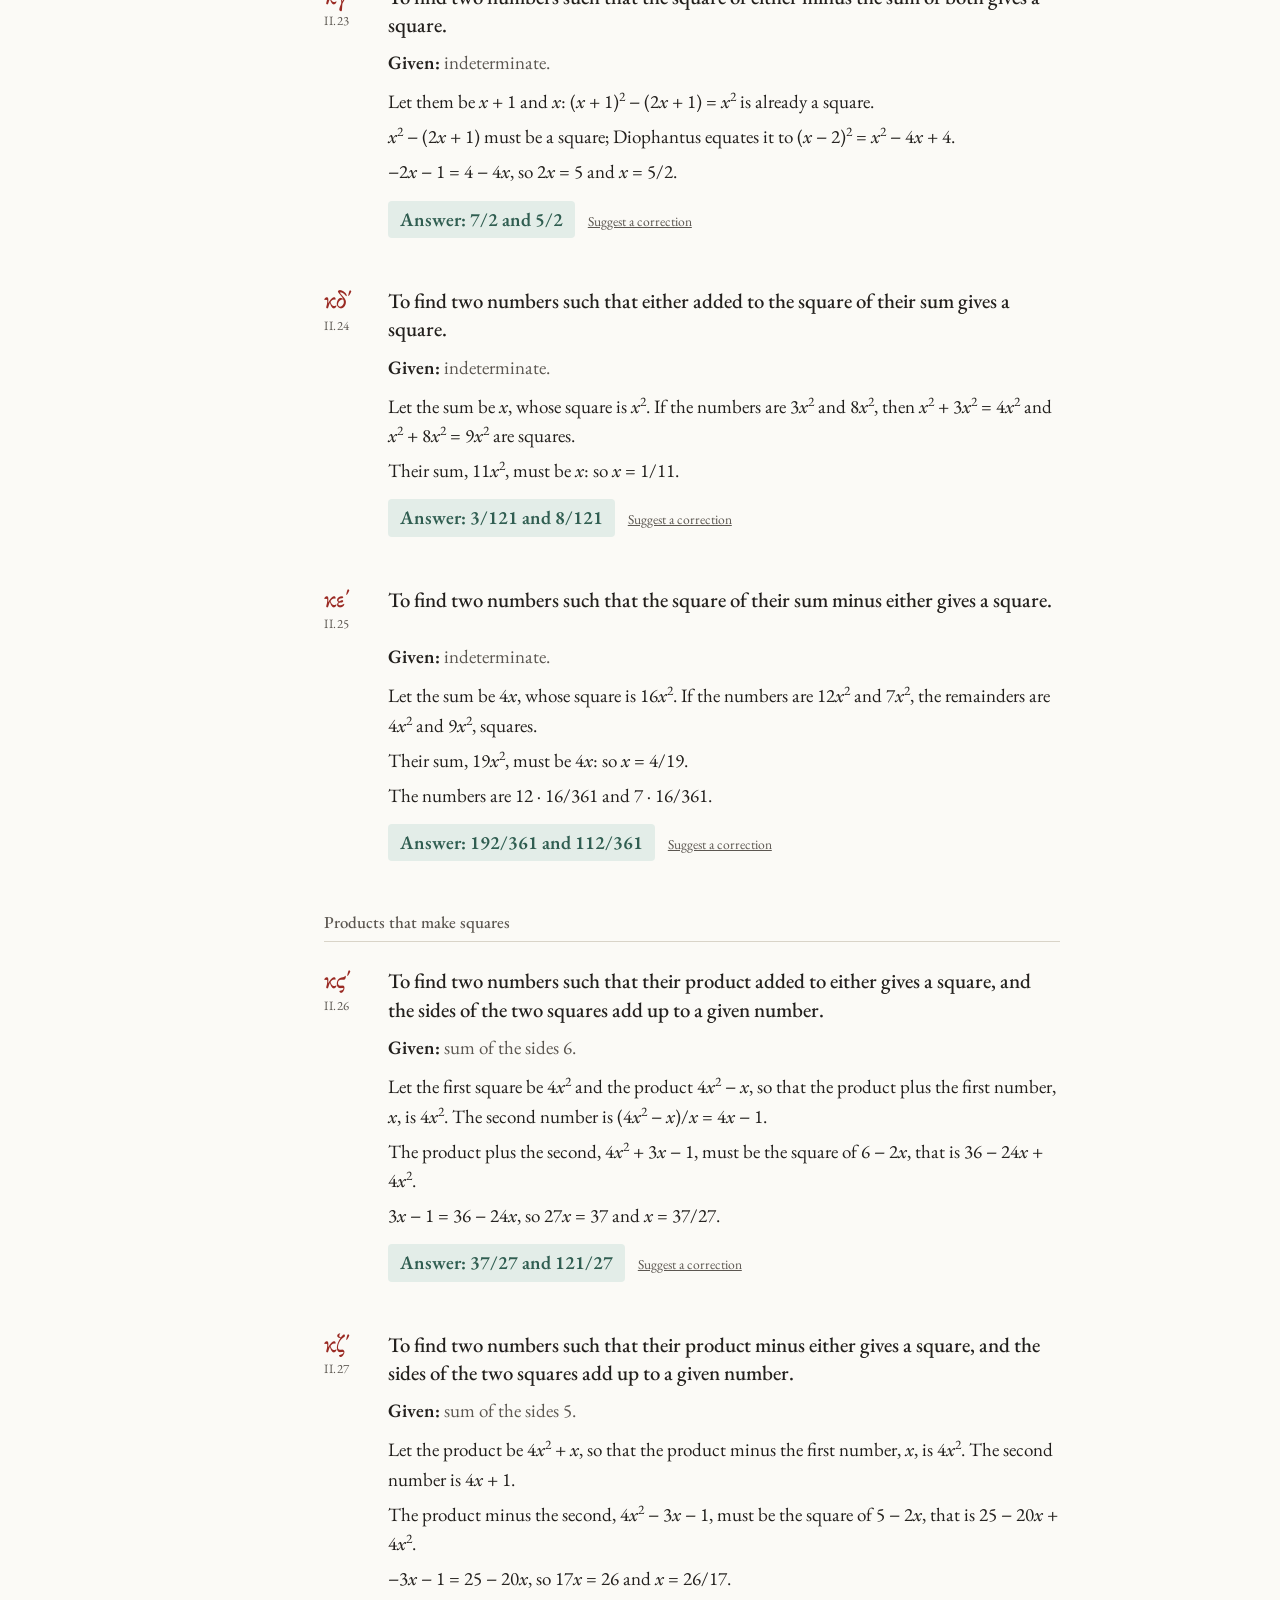
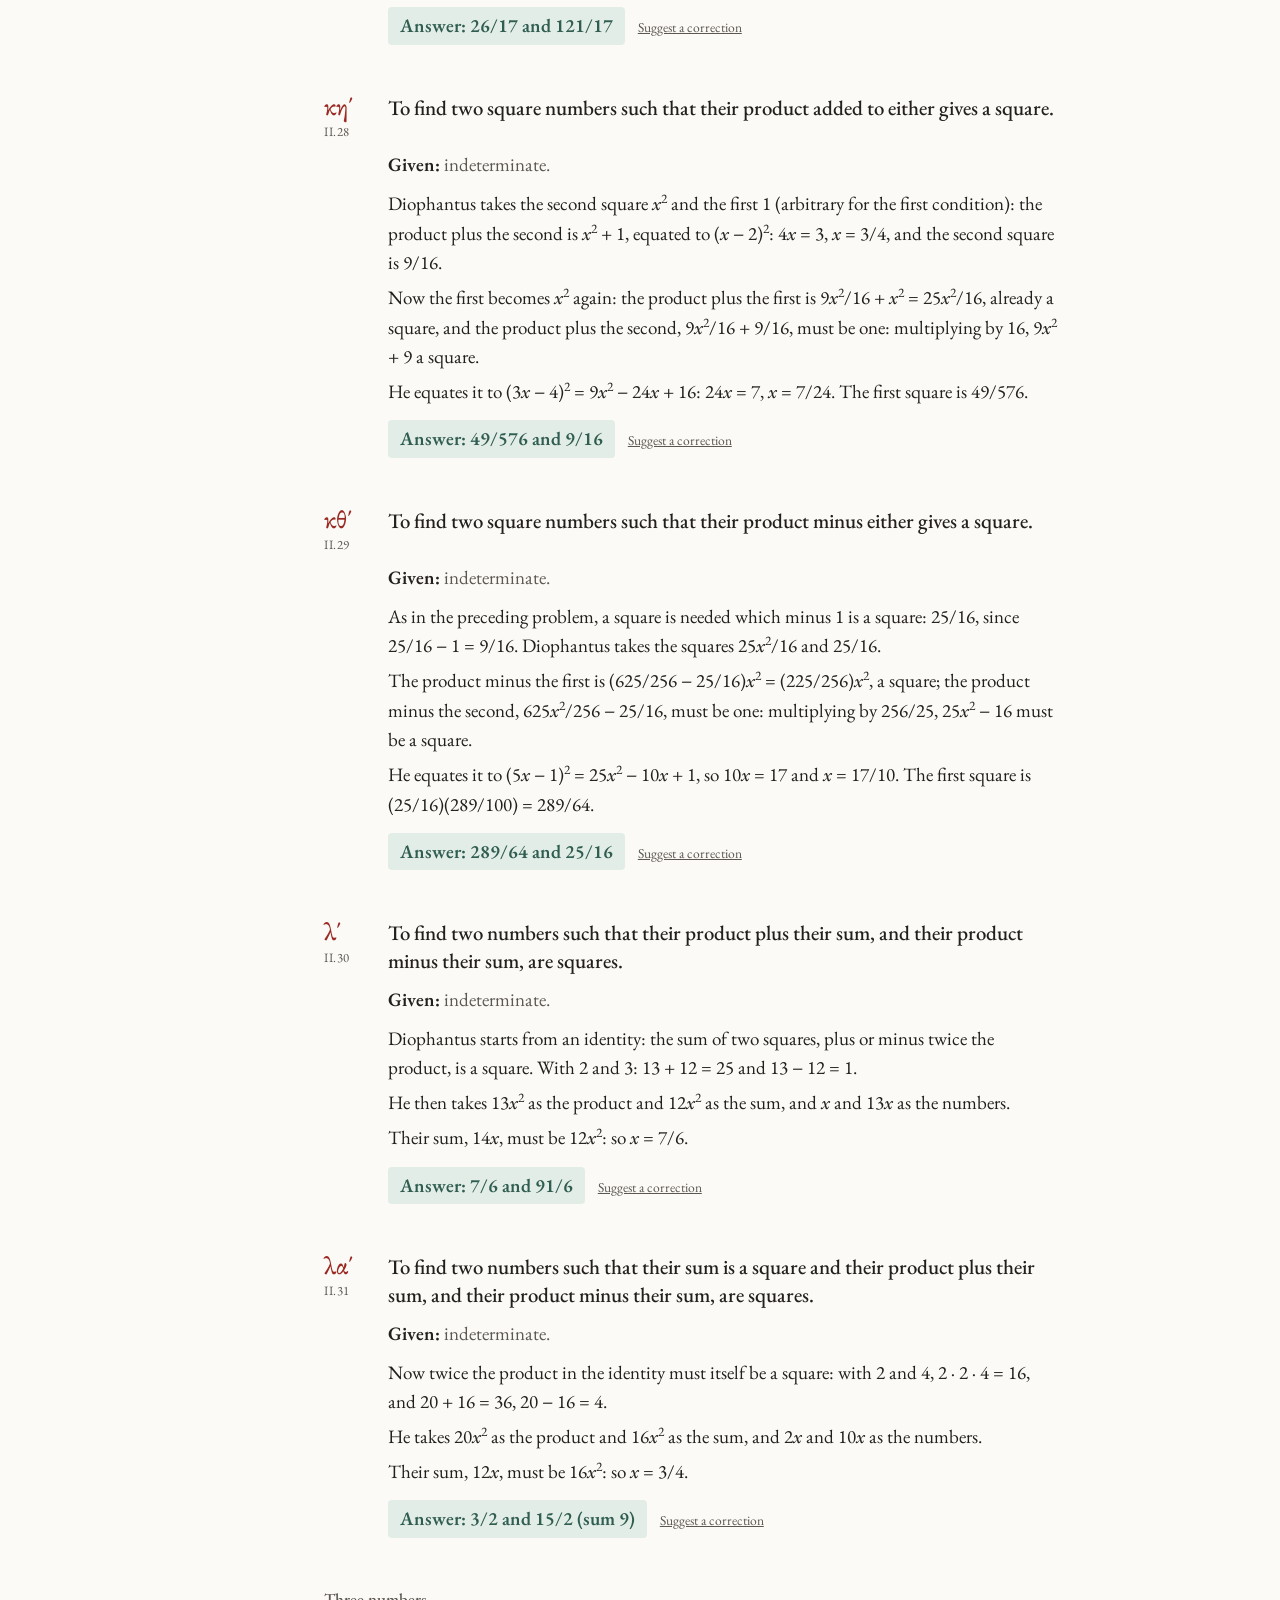
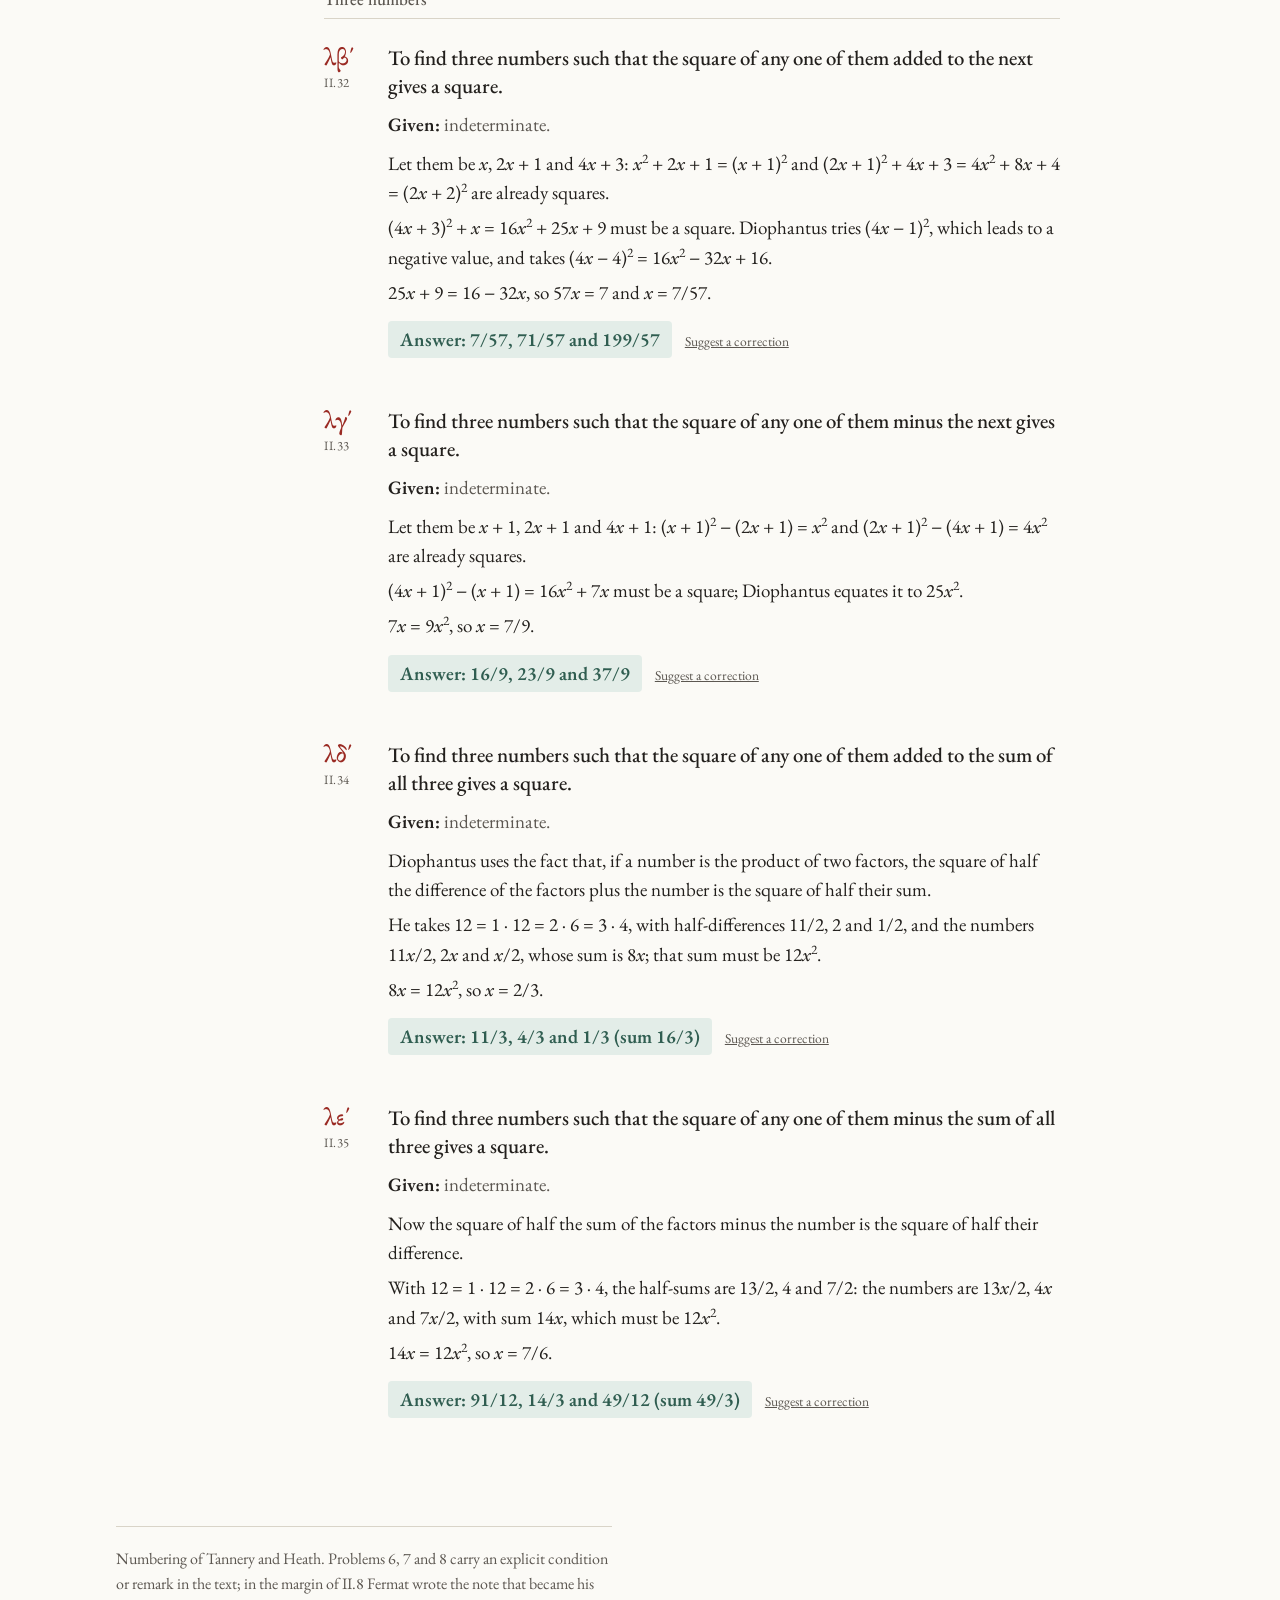
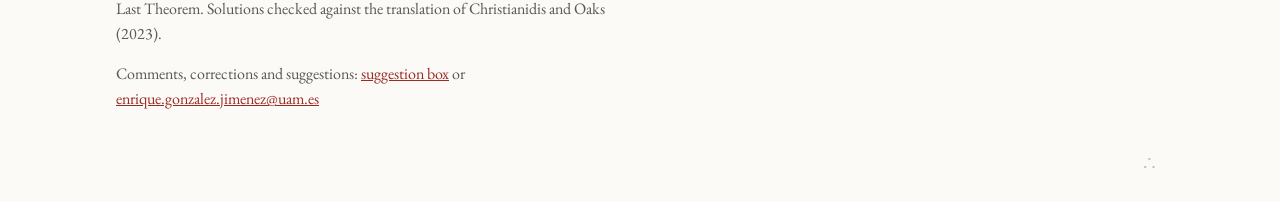
<file: libro-2.html>
<!DOCTYPE html>
<html lang="en">
<head>
<meta charset="utf-8">
<meta name="viewport" content="width=device-width, initial-scale=1, viewport-fit=cover">
<link rel="preconnect" href="https://fonts.googleapis.com">
<link rel="preconnect" href="https://fonts.gstatic.com" crossorigin>
<link href="https://fonts.googleapis.com/css2?family=EB+Garamond:ital,wght@0,400;0,500;0,600;1,400;1,500&family=GFS+Didot&display=swap" rel="stylesheet">
<link rel="stylesheet" href="assets/estilo.css?v=3e18a161">
<title>Diofanto · Aritmética · Libro II</title>
<!--meta-->
<meta name="description" content="Book II of Diophantus’s Arithmetica: 35 problems with Diophantus’s solutions, modern equations, SageMath cells and the geometry of each problem.">
<link rel="canonical" href="https://arithmeticaofdiophantus.github.io/libro-2.html">
<meta property="og:type" content="website">
<meta property="og:site_name" content="The Arithmetica of Diophantus">
<meta property="og:title" content="Book II · The Arithmetica of Diophantus">
<meta property="og:description" content="Book II of Diophantus’s Arithmetica: 35 problems with Diophantus’s solutions, modern equations, SageMath cells and the geometry of each problem.">
<meta property="og:url" content="https://arithmeticaofdiophantus.github.io/libro-2.html">
<meta property="og:image" content="https://arithmeticaofdiophantus.github.io/assets/img/og-card.jpg">
<meta property="og:image:width" content="1200">
<meta property="og:image:height" content="630">
<meta property="og:image:alt" content="ΑΡΙΘΜΗΤΙΚΑ: The Arithmetica of Diophantus, beside page 61 of the 1670 edition with Fermat’s note">
<meta property="og:locale" content="en_GB">
<meta property="og:locale:alternate" content="es_ES">
<meta name="twitter:card" content="summary_large_image">
<meta name="twitter:title" content="Book II · The Arithmetica of Diophantus">
<meta name="twitter:description" content="Book II of Diophantus’s Arithmetica: 35 problems with Diophantus’s solutions, modern equations, SageMath cells and the geometry of each problem.">
<meta name="twitter:image" content="https://arithmeticaofdiophantus.github.io/assets/img/og-card.jpg">
<!--/meta-->
<script>try{var t=localStorage.getItem("diofanto-tema");if(t==="dark"||t==="light")document.documentElement.setAttribute("data-theme",t)}catch(e){}</script>
<script src="https://sagecell.sagemath.org/static/embedded_sagecell.js"></script>
</head>
<body class="lang-en">
<div class="page">
<!--BOOK1-->
<div data-book="ii">
    <div class="topbar">
      <span><a href="index.html" data-i18n="es">← Inicio</a><a href="index.html" data-i18n="en">← Home</a></span>
      <nav>
        <span data-i18n="es"><a href="index.html#buscar">Buscar</a><a href="index.html#libros">Otros libros</a></span>
        <span data-i18n="en"><a href="index.html#buscar">Search</a><a href="index.html#libros">Other books</a></span>
        <button type="button" class="themesw" aria-label="Dark mode" title="Dark mode">☾</button><span class="langsw" role="group" aria-label="Language / Idioma"><button type="button" data-lang="en">EN</button><button type="button" data-lang="es">ES</button></span>
      </nav>
    </div>
    <header>
      <p class="greek">ΔΙΟΦΑΝΤΟΥ ΑΛΕΞΑΝΔΡΕΩΣ ΑΡΙΘΜΗΤΙΚΩΝ Β΄</p>
      <h1><span data-i18n="es">Aritmética, Libro II</span><span data-i18n="en">Arithmetica, Book II</span></h1>
      <div class="intro" data-i18n="es">
        <p>Los 35 problemas del segundo libro. Aquí empieza el Diofanto propiamente dicho: casi todos los problemas son <strong>indeterminados</strong> (tienen infinitas soluciones racionales) y se trata de encontrar una. Aparecen los recursos que darán fama a la obra: igualar una expresión cuadrática al cuadrado de «un múltiplo de <var>x</var> menos un número» elegido para que los términos en <var>x</var><sup>2</sup> se cancelen (II.8, el problema de Fermat), la «doble ecuación» (II.11–13) y las identidades con sumas y productos (II.30–35).</p>
        <p>Como en el Libro I, las resoluciones reproducen paso a paso lo que hace Diofanto, incluidos los intentos que descarta, según Tannery (1893) y Heath (1910). Los problemas 1–5 repiten problemas del Libro I y el texto de 17–18 es dudoso; se indica en cada caso. La columna de ecuaciones da la formulación moderna, en la que estos problemas se convierten en puntos racionales de cónicas y en parametrizaciones, y permite ejecutar la resolución en SageMath.</p>
      </div>
      <div class="intro" data-i18n="en">
        <p>The 35 problems of the second book. Here Diophantus proper begins: almost all the problems are <strong>indeterminate</strong> (they have infinitely many rational solutions) and the task is to find one. The devices that made the work famous appear: equating a quadratic expression to the square of “a multiple of <var>x</var> minus a number” chosen so that the <var>x</var><sup>2</sup> terms cancel (II.8, Fermat’s problem), the “double equation” (II.11–13) and the identities with sums and products (II.30–35).</p>
        <p>As in Book I, the solutions reproduce step by step what Diophantus does, including the attempts he discards, following Tannery (1893) and Heath (1910). Problems 1–5 repeat problems of Book I and the text of 17–18 is doubtful; each case is noted. The equations column gives the modern formulation, in which these problems become rational points on conics and parametrizations, and lets you run the solution in SageMath.</p>
      </div>
      <div class="controls">
        <button class="toggle toggle-sol" type="button" aria-pressed="false">Ocultar soluciones</button>
        <button class="toggle toggle-eq" type="button" aria-pressed="false">Mostrar ecuaciones</button>
        <button class="toggle toggle-geo" type="button" aria-pressed="false">Mostrar geometría</button>
        <span class="hint" data-i18n="es">oculta las soluciones para intentar los problemas; muestra las ecuaciones para ver, junto a cada uno, su formulación moderna, su resolución algebraica y una celda de SageMath; con las ecuaciones a la vista, muestra la geometría para ver qué variedad define el problema (dimensión, género, parametrización, curva elíptica con su grupo de Mordell–Weil y enlace a la LMFDB)</span>
        <span class="hint" data-i18n="en">hide the solutions to try the problems yourself; show the equations to see, beside each one, its modern formulation, its algebraic solution and a SageMath cell; with the equations shown, show the geometry to see which variety the problem defines (dimension, genus, parametrization, elliptic curve with its Mordell–Weil group and LMFDB link)</span>
      </div>
    </header>
    <div class="layout">
      <nav class="rail" aria-label="Índice / Index"><div class="numerals" role="group"><button type="button" data-num="griega">α΄</button><button type="button" data-num="arabiga">1</button></div></nav>
      <main class="main"></main>
    </div>
    <footer>
      <p data-i18n="es">Numeración de Tannery y Heath. Los problemas 6, 7 y 8 llevan condición o comentario explícito en el texto; en el margen de II.8 escribió Fermat la nota que se convirtió en su último teorema. Resoluciones cotejadas con la traducción de Christianidis y Oaks (2023).</p>
      <p data-i18n="en">Numbering of Tannery and Heath. Problems 6, 7 and 8 carry an explicit condition or remark in the text; in the margin of II.8 Fermat wrote the note that became his Last Theorem. Solutions checked against the translation of Christianidis and Oaks (2023).</p>
      <p class="contact" data-i18n="es">Comentarios, correcciones y sugerencias: <a href="#" class="open-box">buzón de sugerencias</a> o <a class="mail" data-u="enrique.gonzalez.jimenez" data-d="uam.es" href="#">enrique.gonzalez.jimenez [arroba] uam.es</a></p>
      <p class="contact" data-i18n="en">Comments, corrections and suggestions: <a href="#" class="open-box">suggestion box</a> or <a class="mail" data-u="enrique.gonzalez.jimenez" data-d="uam.es" href="#">enrique.gonzalez.jimenez [at] uam.es</a></p>
    <a class="stats-dot" href="https://arithmeticaofdiophantus.goatcounter.com" target="_blank" rel="noopener" aria-label="Estadísticas de visitas / Visit statistics" title="∴">∴</a></footer>
</div>
<!--/BOOK1-->
</div>
<script src="assets/idioma.js?v=5a9461fb"></script>
<script src="assets/geo.js?v=7d1f947c"></script>
  <script src="assets/fermat.js?v=40c2157d"></script>
  <script src="assets/problemas.js?v=35027ec7"></script>
<script src="assets/libro-2.js?v=63ce9782"></script>
<script data-goatcounter="https://arithmeticaofdiophantus.goatcounter.com/count" async src="https://gc.zgo.at/count.js"></script>
</body>
</html>
</file>
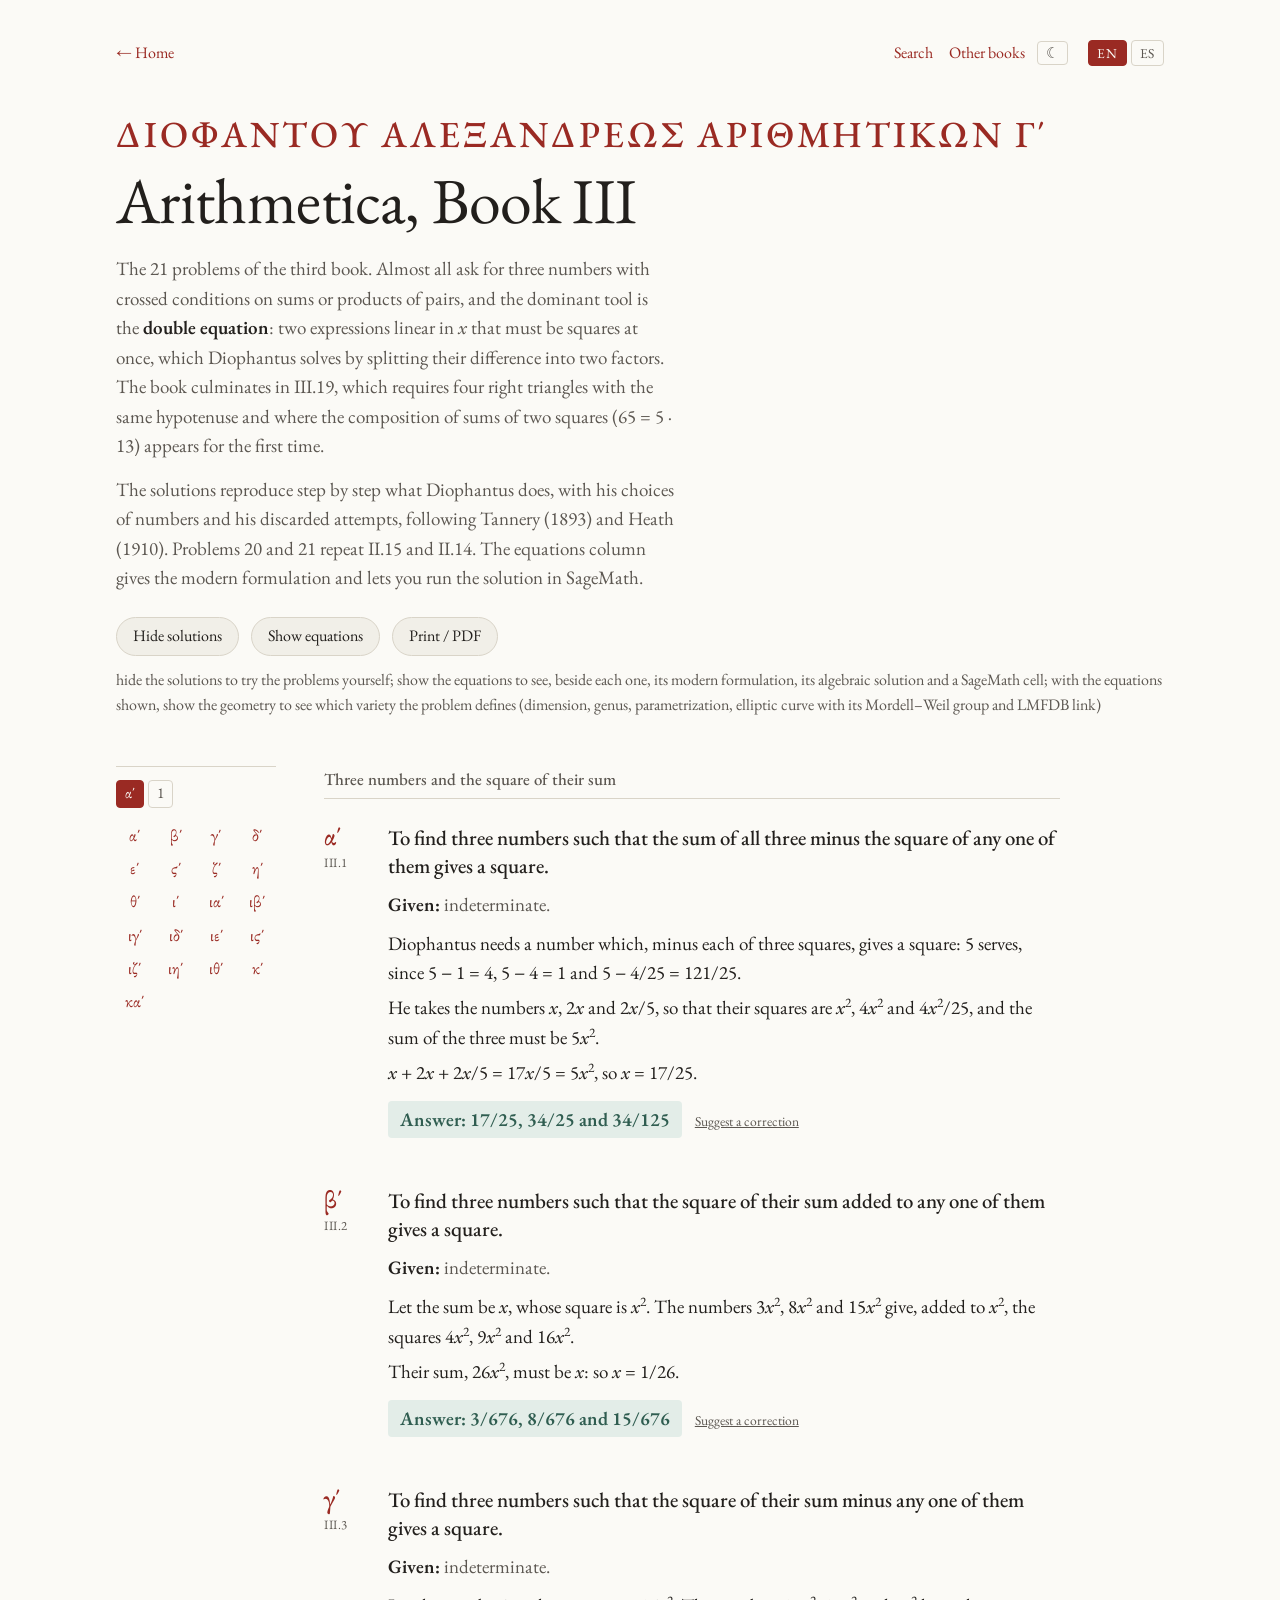
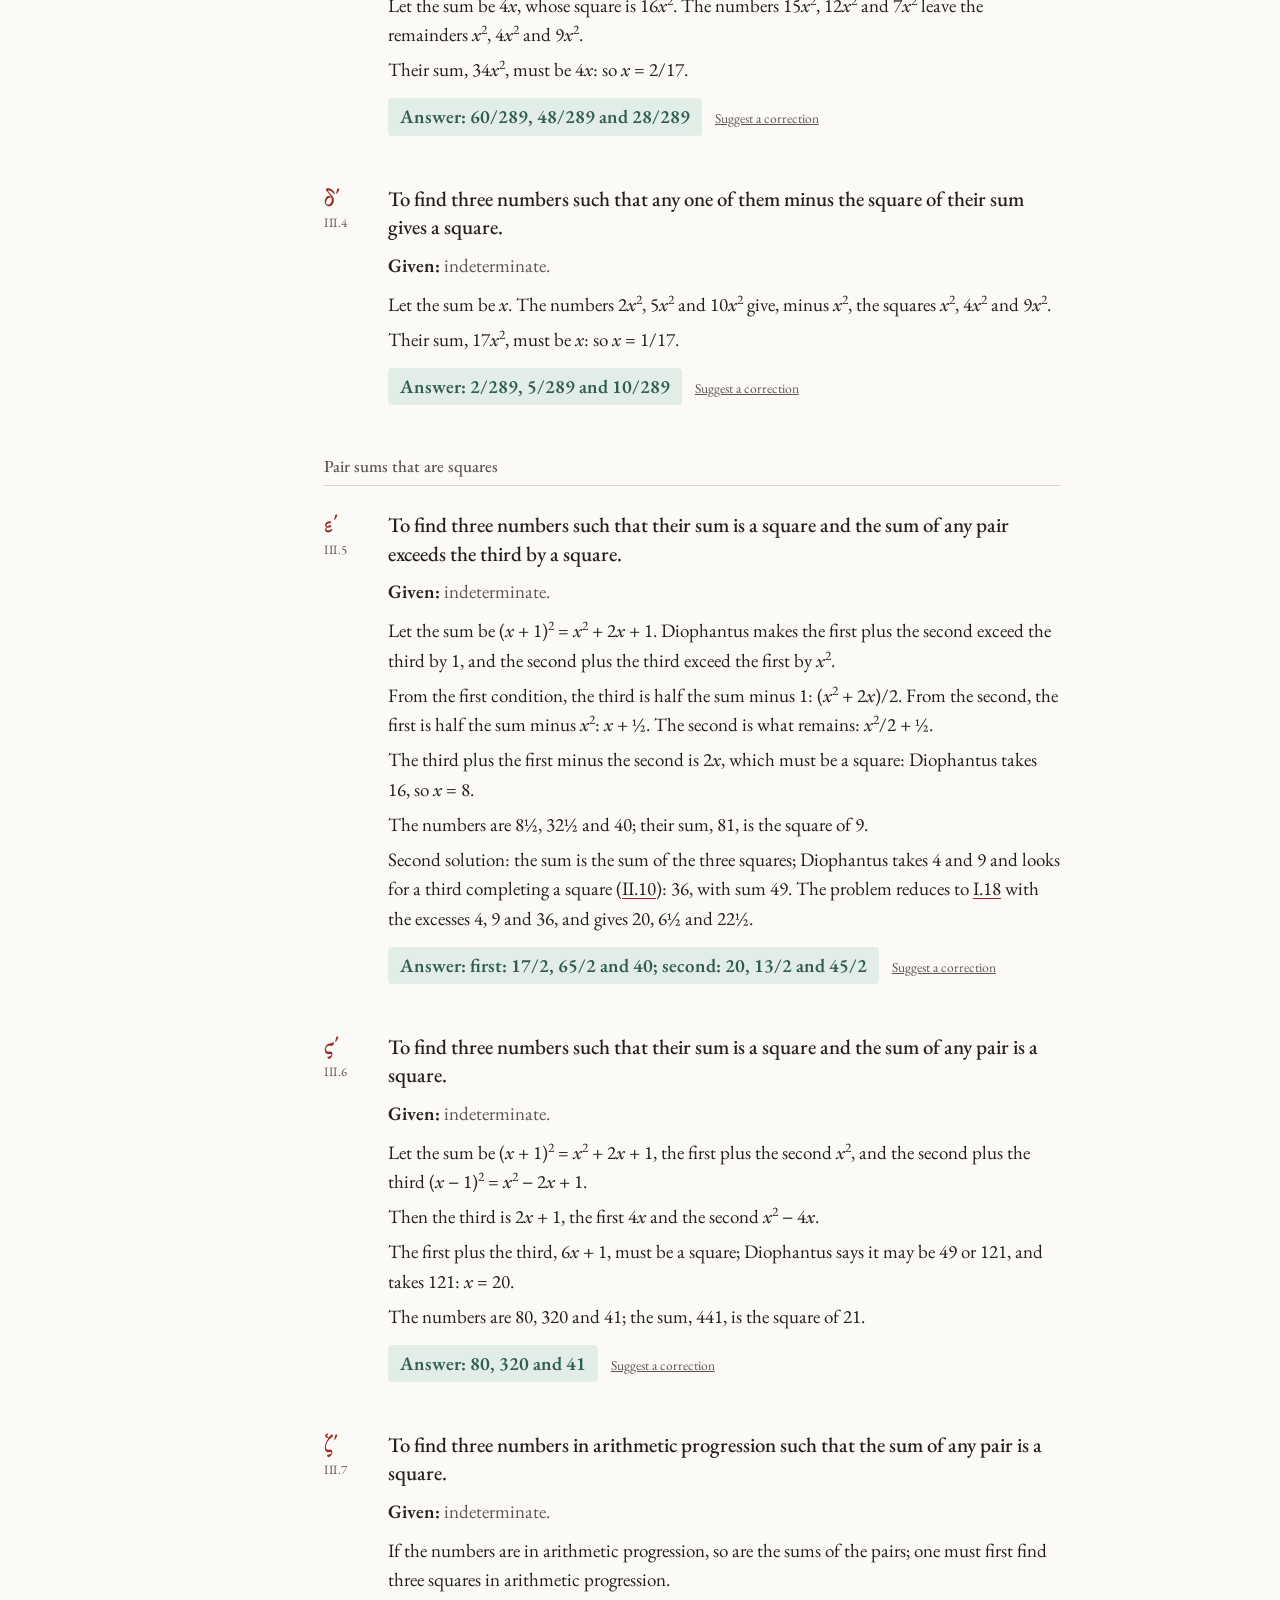
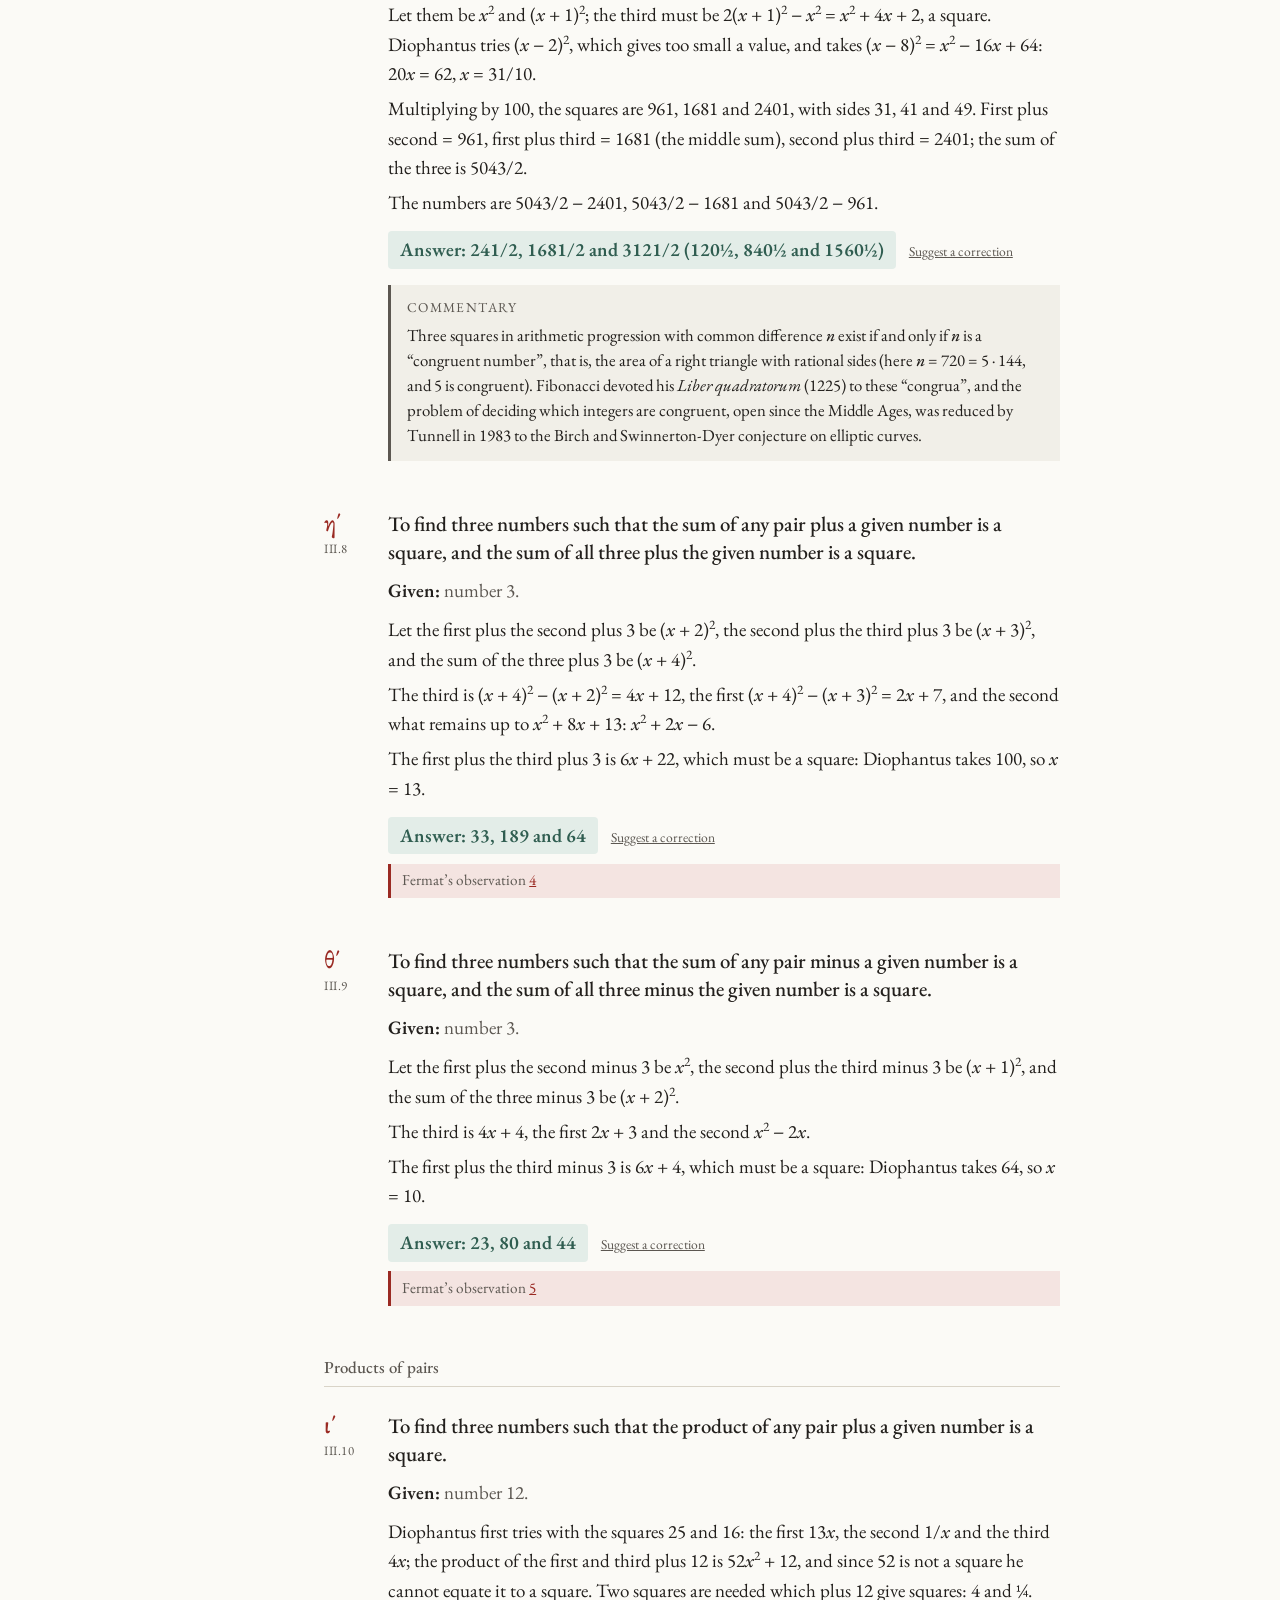
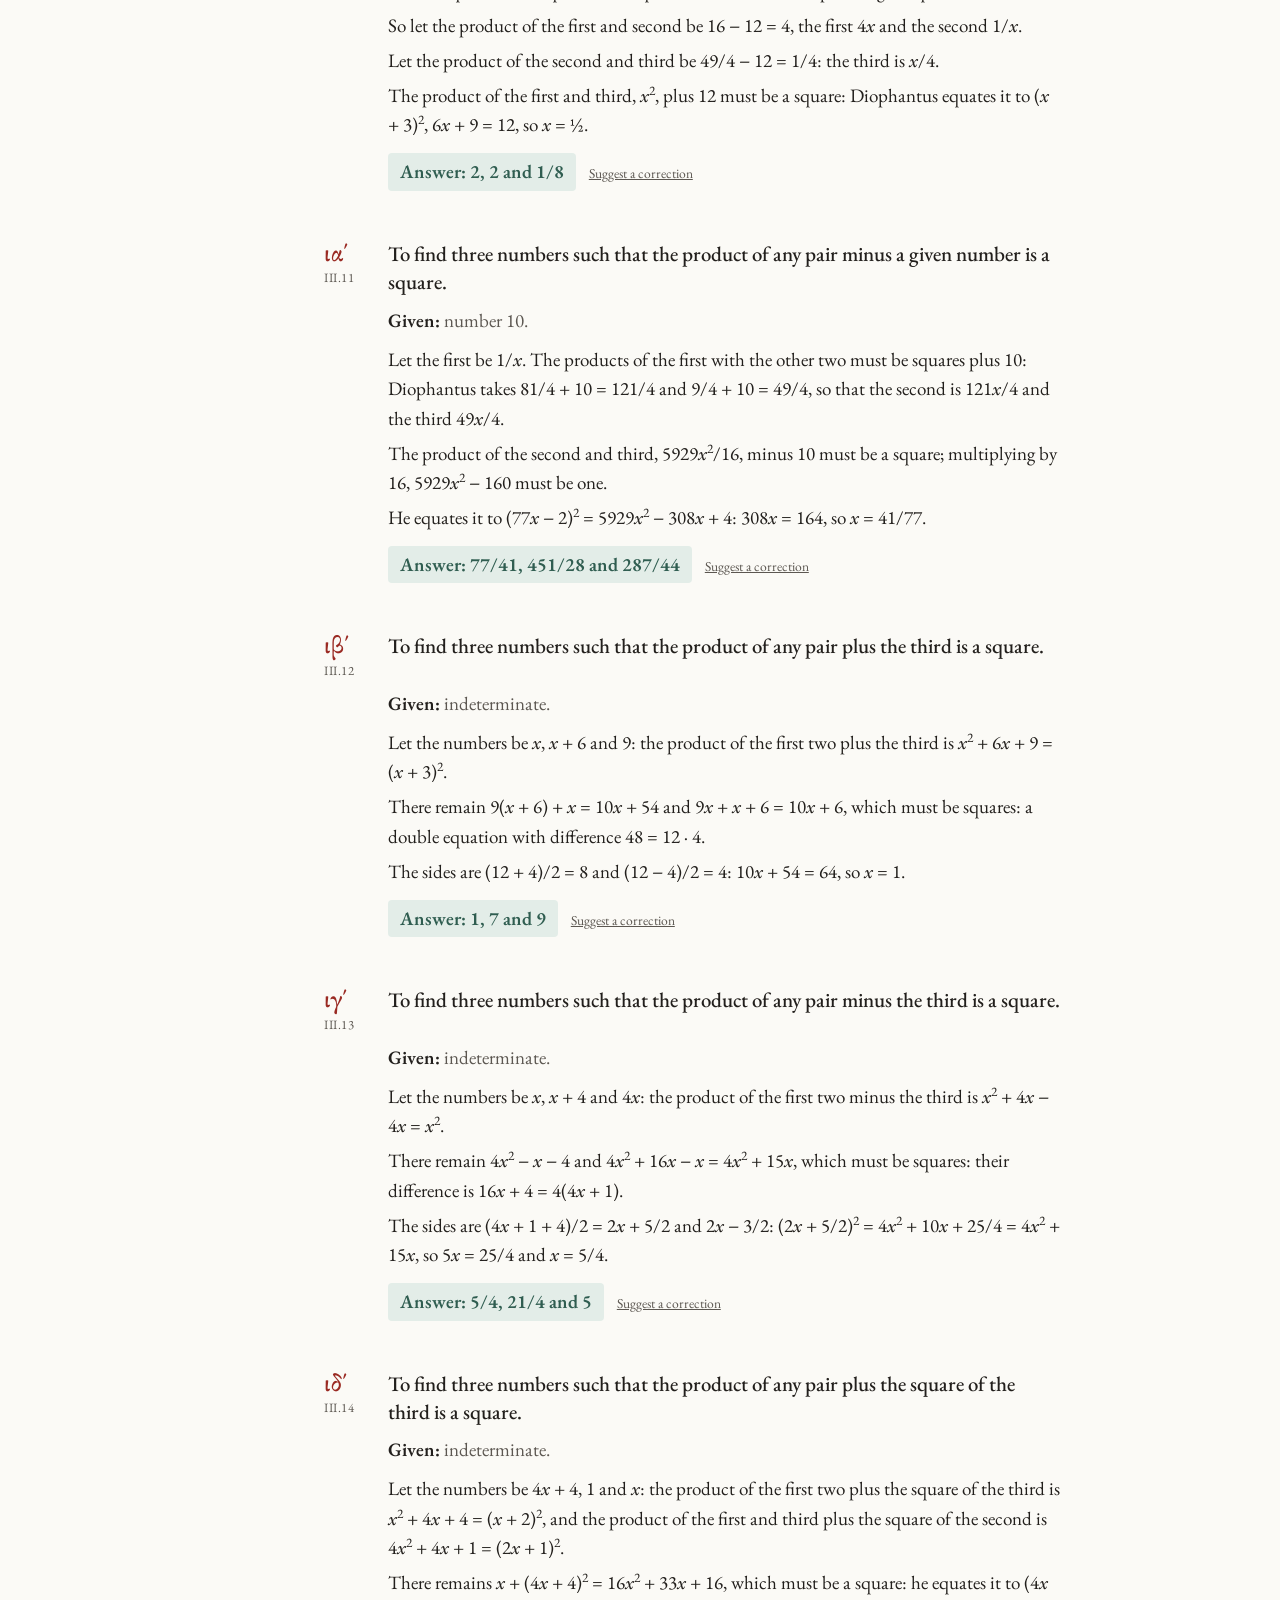
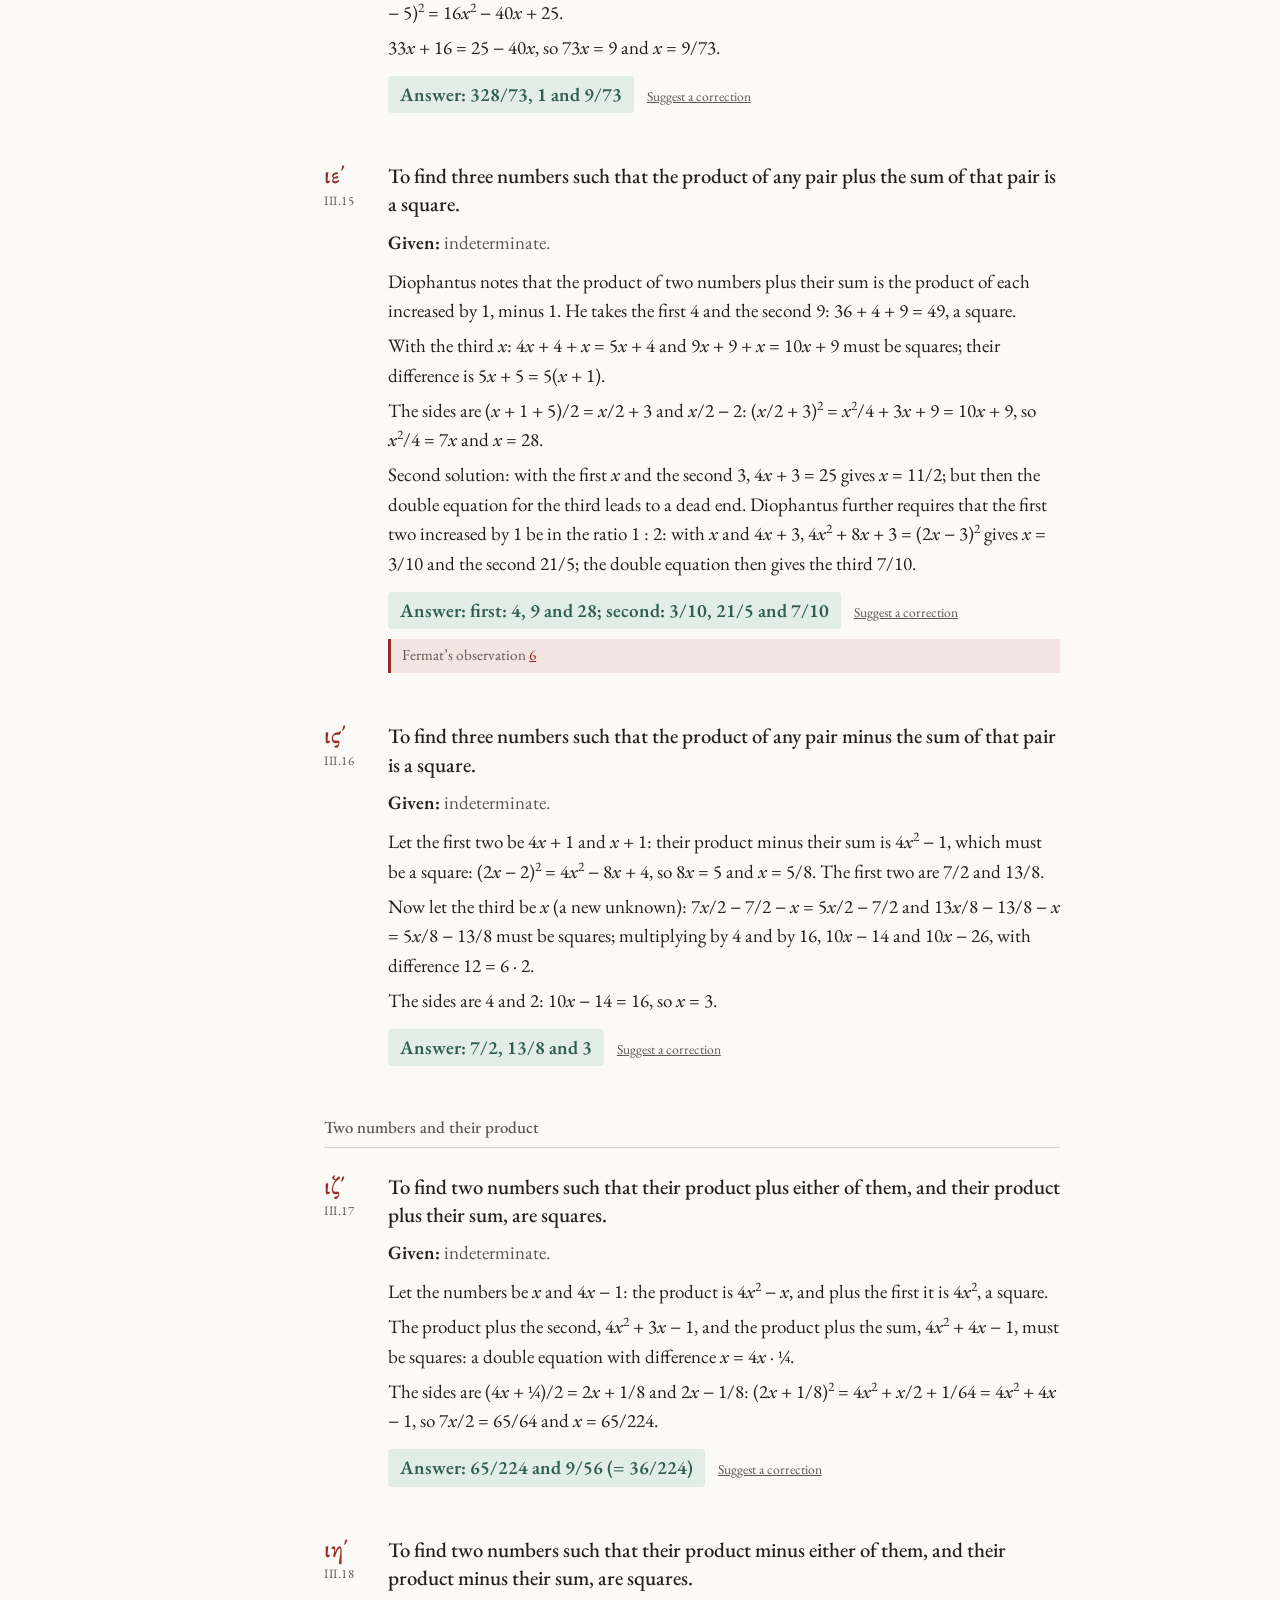
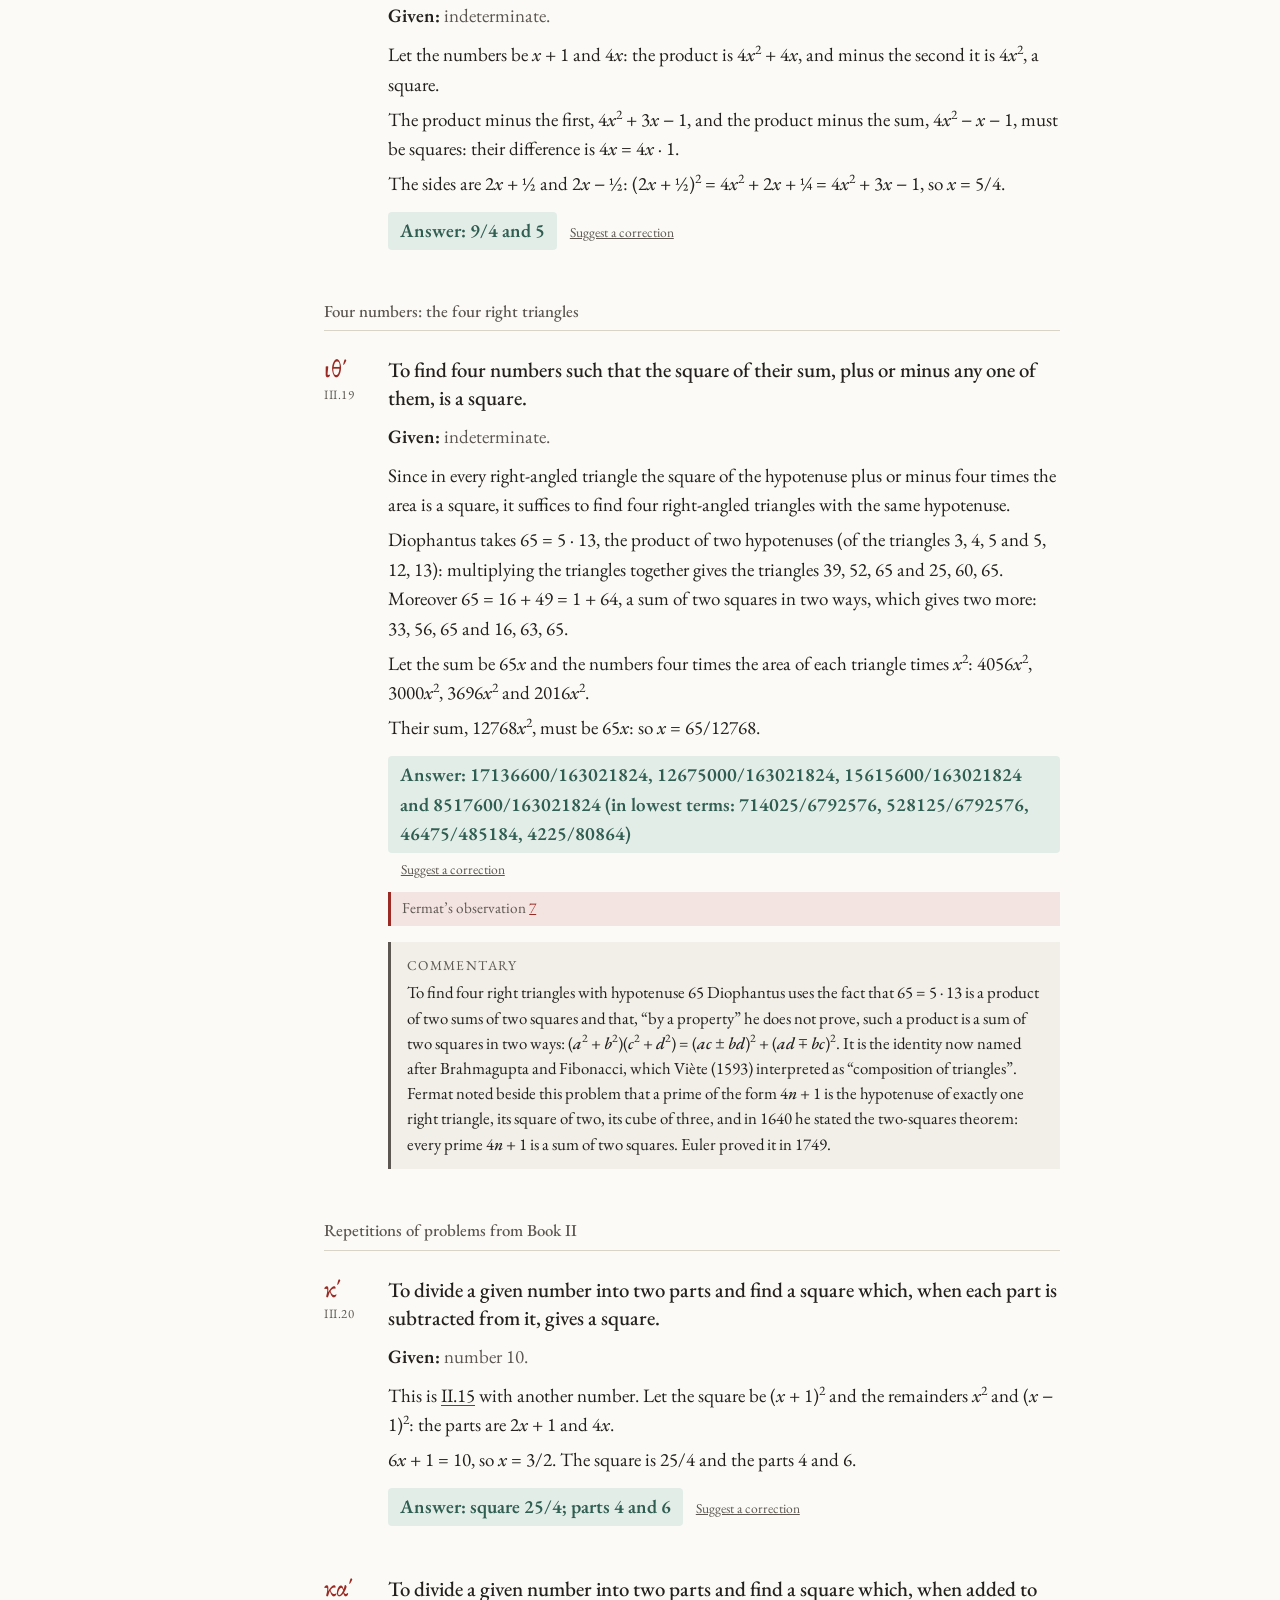
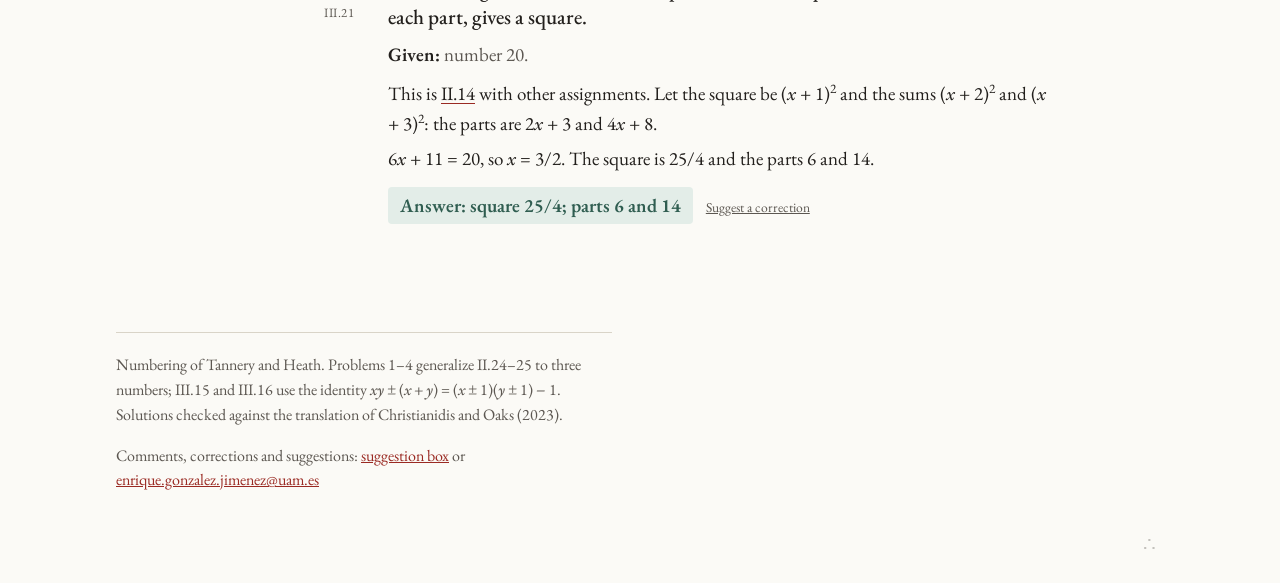
<file: libro-3.html>
<!DOCTYPE html>
<html lang="en">
<head>
<meta charset="utf-8">
<meta name="viewport" content="width=device-width, initial-scale=1, viewport-fit=cover">
<link rel="preconnect" href="https://fonts.googleapis.com">
<link rel="preconnect" href="https://fonts.gstatic.com" crossorigin>
<link href="https://fonts.googleapis.com/css2?family=EB+Garamond:ital,wght@0,400;0,500;0,600;1,400;1,500&family=GFS+Didot&display=swap" rel="stylesheet">
<link rel="stylesheet" href="assets/estilo.css?v=3e18a161">
<title>Diofanto · Aritmética · Libro III</title>
<!--meta-->
<meta name="description" content="Book III of Diophantus’s Arithmetica: 21 problems with Diophantus’s solutions, modern equations, SageMath cells and the geometry of each problem.">
<link rel="canonical" href="https://arithmeticaofdiophantus.github.io/libro-3.html">
<meta property="og:type" content="website">
<meta property="og:site_name" content="The Arithmetica of Diophantus">
<meta property="og:title" content="Book III · The Arithmetica of Diophantus">
<meta property="og:description" content="Book III of Diophantus’s Arithmetica: 21 problems with Diophantus’s solutions, modern equations, SageMath cells and the geometry of each problem.">
<meta property="og:url" content="https://arithmeticaofdiophantus.github.io/libro-3.html">
<meta property="og:image" content="https://arithmeticaofdiophantus.github.io/assets/img/og-card.jpg">
<meta property="og:image:width" content="1200">
<meta property="og:image:height" content="630">
<meta property="og:image:alt" content="ΑΡΙΘΜΗΤΙΚΑ: The Arithmetica of Diophantus, beside page 61 of the 1670 edition with Fermat’s note">
<meta property="og:locale" content="en_GB">
<meta property="og:locale:alternate" content="es_ES">
<meta name="twitter:card" content="summary_large_image">
<meta name="twitter:title" content="Book III · The Arithmetica of Diophantus">
<meta name="twitter:description" content="Book III of Diophantus’s Arithmetica: 21 problems with Diophantus’s solutions, modern equations, SageMath cells and the geometry of each problem.">
<meta name="twitter:image" content="https://arithmeticaofdiophantus.github.io/assets/img/og-card.jpg">
<!--/meta-->
<script>try{var t=localStorage.getItem("diofanto-tema");if(t==="dark"||t==="light")document.documentElement.setAttribute("data-theme",t)}catch(e){}</script>
<script src="https://sagecell.sagemath.org/static/embedded_sagecell.js"></script>
</head>
<body class="lang-en">
<div class="page">
<!--BOOK1-->
<div data-book="iii">
    <div class="topbar">
      <span><a href="index.html" data-i18n="es">← Inicio</a><a href="index.html" data-i18n="en">← Home</a></span>
      <nav>
        <span data-i18n="es"><a href="index.html#buscar">Buscar</a><a href="index.html#libros">Otros libros</a></span>
        <span data-i18n="en"><a href="index.html#buscar">Search</a><a href="index.html#libros">Other books</a></span>
        <button type="button" class="themesw" aria-label="Dark mode" title="Dark mode">☾</button><span class="langsw" role="group" aria-label="Language / Idioma"><button type="button" data-lang="en">EN</button><button type="button" data-lang="es">ES</button></span>
      </nav>
    </div>
    <header>
      <p class="greek">ΔΙΟΦΑΝΤΟΥ ΑΛΕΞΑΝΔΡΕΩΣ ΑΡΙΘΜΗΤΙΚΩΝ Γ΄</p>
      <h1><span data-i18n="es">Aritmética, Libro III</span><span data-i18n="en">Arithmetica, Book III</span></h1>
      <div class="intro" data-i18n="es">
<p>Los 21 problemas del tercer libro. Casi todos piden tres números con condiciones cruzadas sobre sumas o productos de pares, y la herramienta dominante es la <strong>doble ecuación</strong>: dos expresiones lineales en <var>x</var> que deben ser cuadrados a la vez, que Diofanto resuelve descomponiendo su diferencia en dos factores. El libro culmina con III.19, que exige cuatro triángulos rectángulos con la misma hipotenusa y en el que aparece por primera vez la composición de sumas de dos cuadrados (65 = 5 · 13).</p>
        <p>Las resoluciones reproducen paso a paso lo que hace Diofanto, con sus elecciones de números y sus intentos descartados, según Tannery (1893) y Heath (1910). Los problemas 20 y 21 repiten II.15 y II.14. La columna de ecuaciones da la formulación moderna y permite ejecutar la resolución en SageMath.</p>
      </div>
      <div class="intro" data-i18n="en">
<p>The 21 problems of the third book. Almost all ask for three numbers with crossed conditions on sums or products of pairs, and the dominant tool is the <strong>double equation</strong>: two expressions linear in <var>x</var> that must be squares at once, which Diophantus solves by splitting their difference into two factors. The book culminates in III.19, which requires four right triangles with the same hypotenuse and where the composition of sums of two squares (65 = 5 · 13) appears for the first time.</p>
        <p>The solutions reproduce step by step what Diophantus does, with his choices of numbers and his discarded attempts, following Tannery (1893) and Heath (1910). Problems 20 and 21 repeat II.15 and II.14. The equations column gives the modern formulation and lets you run the solution in SageMath.</p>
      </div>
      <div class="controls">
        <button class="toggle toggle-sol" type="button" aria-pressed="false">Ocultar soluciones</button>
        <button class="toggle toggle-eq" type="button" aria-pressed="false">Mostrar ecuaciones</button>
        <button class="toggle toggle-geo" type="button" aria-pressed="false">Mostrar geometría</button>
        <span class="hint" data-i18n="es">oculta las soluciones para intentar los problemas; muestra las ecuaciones para ver, junto a cada uno, su formulación moderna, su resolución algebraica y una celda de SageMath; con las ecuaciones a la vista, muestra la geometría para ver qué variedad define el problema (dimensión, género, parametrización, curva elíptica con su grupo de Mordell–Weil y enlace a la LMFDB)</span>
        <span class="hint" data-i18n="en">hide the solutions to try the problems yourself; show the equations to see, beside each one, its modern formulation, its algebraic solution and a SageMath cell; with the equations shown, show the geometry to see which variety the problem defines (dimension, genus, parametrization, elliptic curve with its Mordell–Weil group and LMFDB link)</span>
      </div>
    </header>
    <div class="layout">
      <nav class="rail" aria-label="Índice / Index"><div class="numerals" role="group"><button type="button" data-num="griega">α΄</button><button type="button" data-num="arabiga">1</button></div></nav>
      <main class="main"></main>
    </div>
    <footer>
      <p data-i18n="es">Numeración de Tannery y Heath. Los problemas 1–4 generalizan II.24–25 a tres números; III.15 y III.16 usan la identidad <var>xy</var> ± (<var>x</var> + <var>y</var>) = (<var>x</var> ± 1)(<var>y</var> ± 1) − 1. Resoluciones cotejadas con la traducción de Christianidis y Oaks (2023).</p>
      <p data-i18n="en">Numbering of Tannery and Heath. Problems 1–4 generalize II.24–25 to three numbers; III.15 and III.16 use the identity <var>xy</var> ± (<var>x</var> + <var>y</var>) = (<var>x</var> ± 1)(<var>y</var> ± 1) − 1. Solutions checked against the translation of Christianidis and Oaks (2023).</p>
      <p class="contact" data-i18n="es">Comentarios, correcciones y sugerencias: <a href="#" class="open-box">buzón de sugerencias</a> o <a class="mail" data-u="enrique.gonzalez.jimenez" data-d="uam.es" href="#">enrique.gonzalez.jimenez [arroba] uam.es</a></p>
      <p class="contact" data-i18n="en">Comments, corrections and suggestions: <a href="#" class="open-box">suggestion box</a> or <a class="mail" data-u="enrique.gonzalez.jimenez" data-d="uam.es" href="#">enrique.gonzalez.jimenez [at] uam.es</a></p>
    <a class="stats-dot" href="https://arithmeticaofdiophantus.goatcounter.com" target="_blank" rel="noopener" aria-label="Estadísticas de visitas / Visit statistics" title="∴">∴</a></footer>
</div>
<!--/BOOK1-->
</div>
<script src="assets/idioma.js?v=5a9461fb"></script>
<script src="assets/geo.js?v=7d1f947c"></script>
  <script src="assets/fermat.js?v=40c2157d"></script>
  <script src="assets/problemas.js?v=35027ec7"></script>
<script src="assets/libro-3.js?v=a4183613"></script>
<script data-goatcounter="https://arithmeticaofdiophantus.goatcounter.com/count" async src="https://gc.zgo.at/count.js"></script>
</body>
</html>
</file>
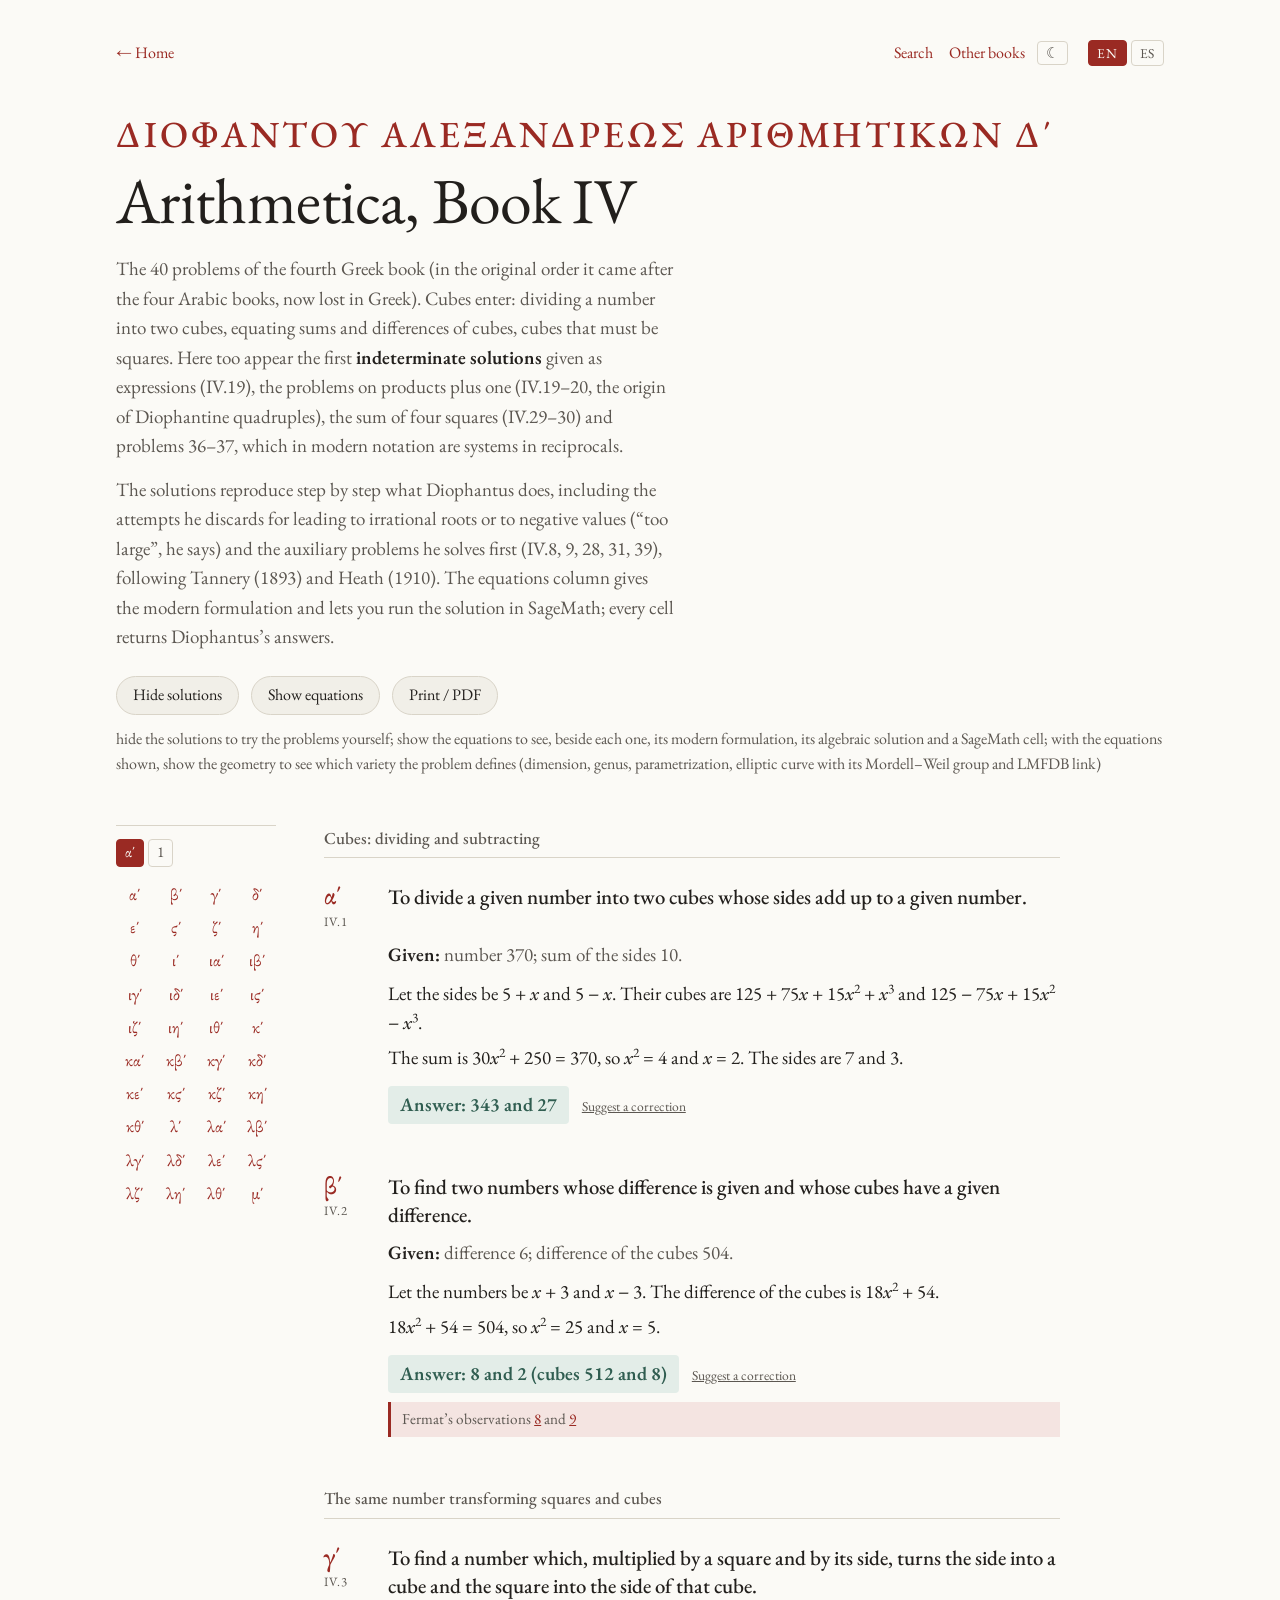
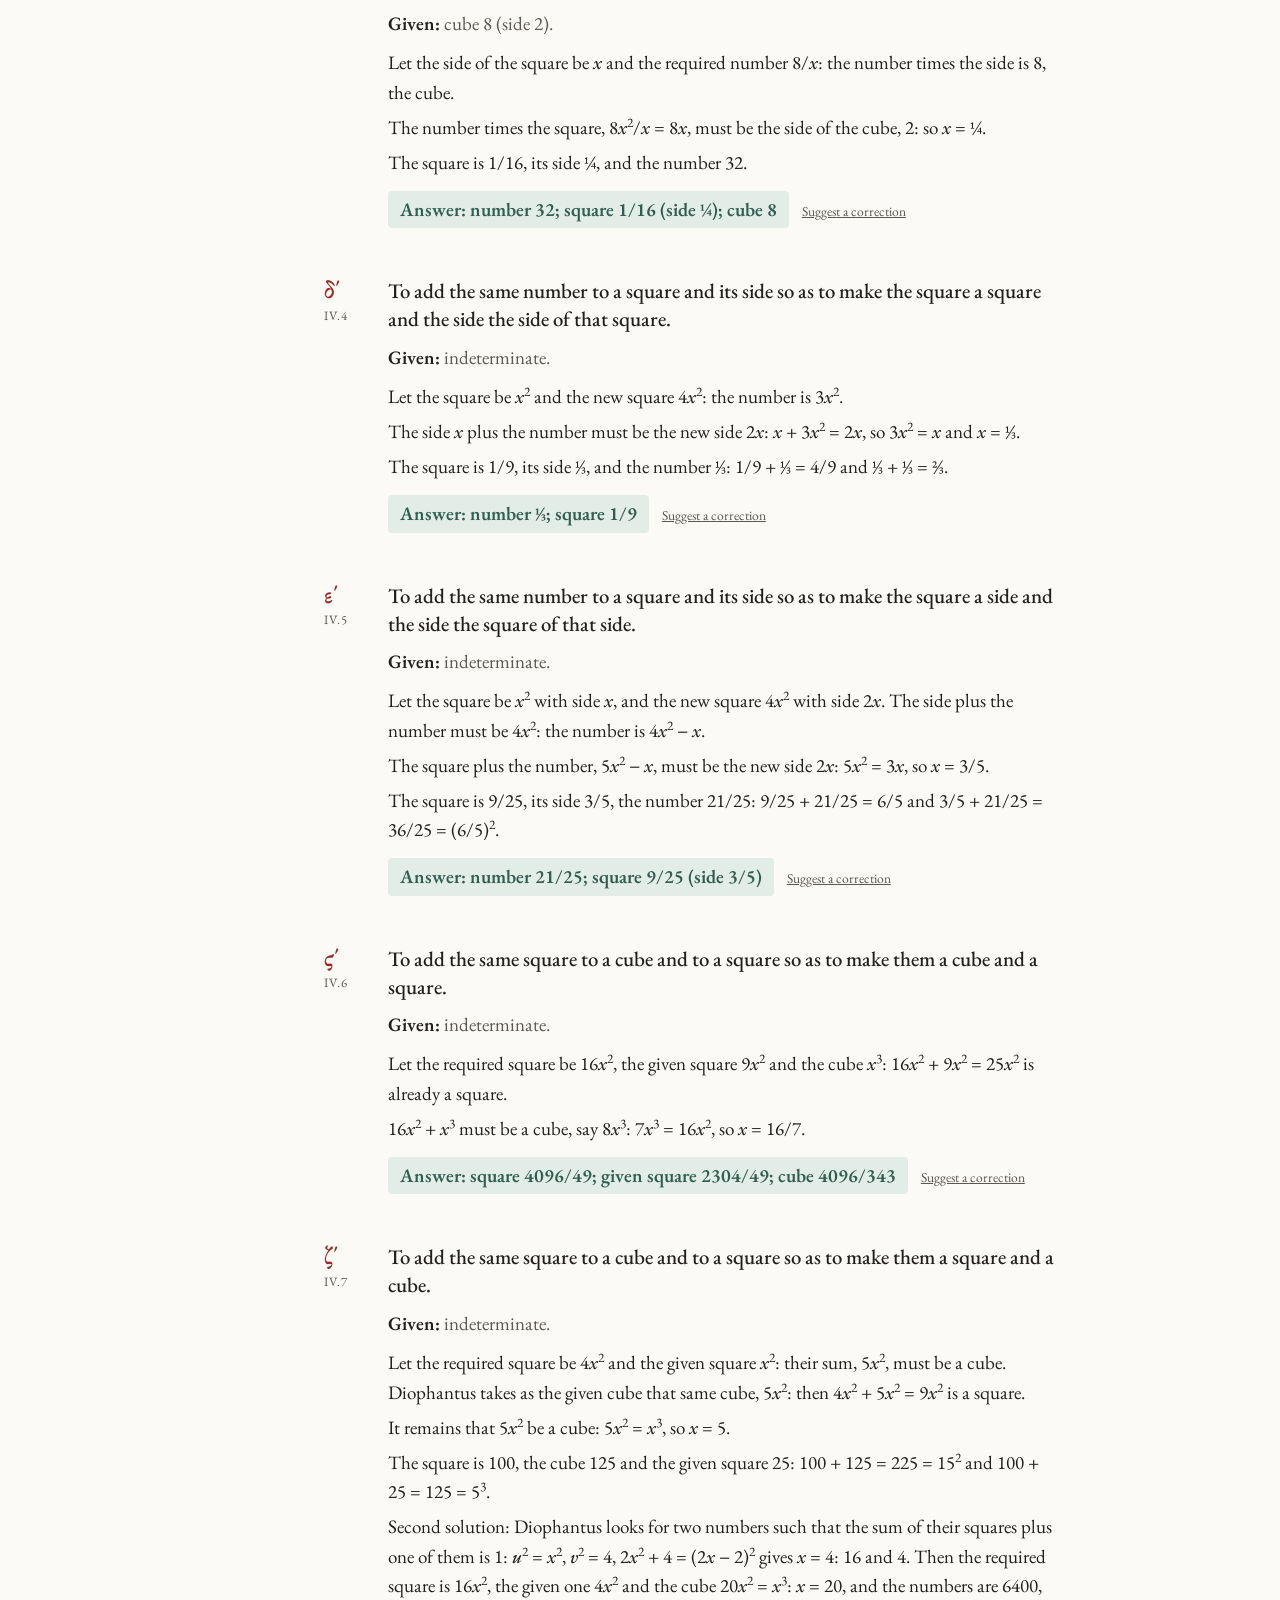
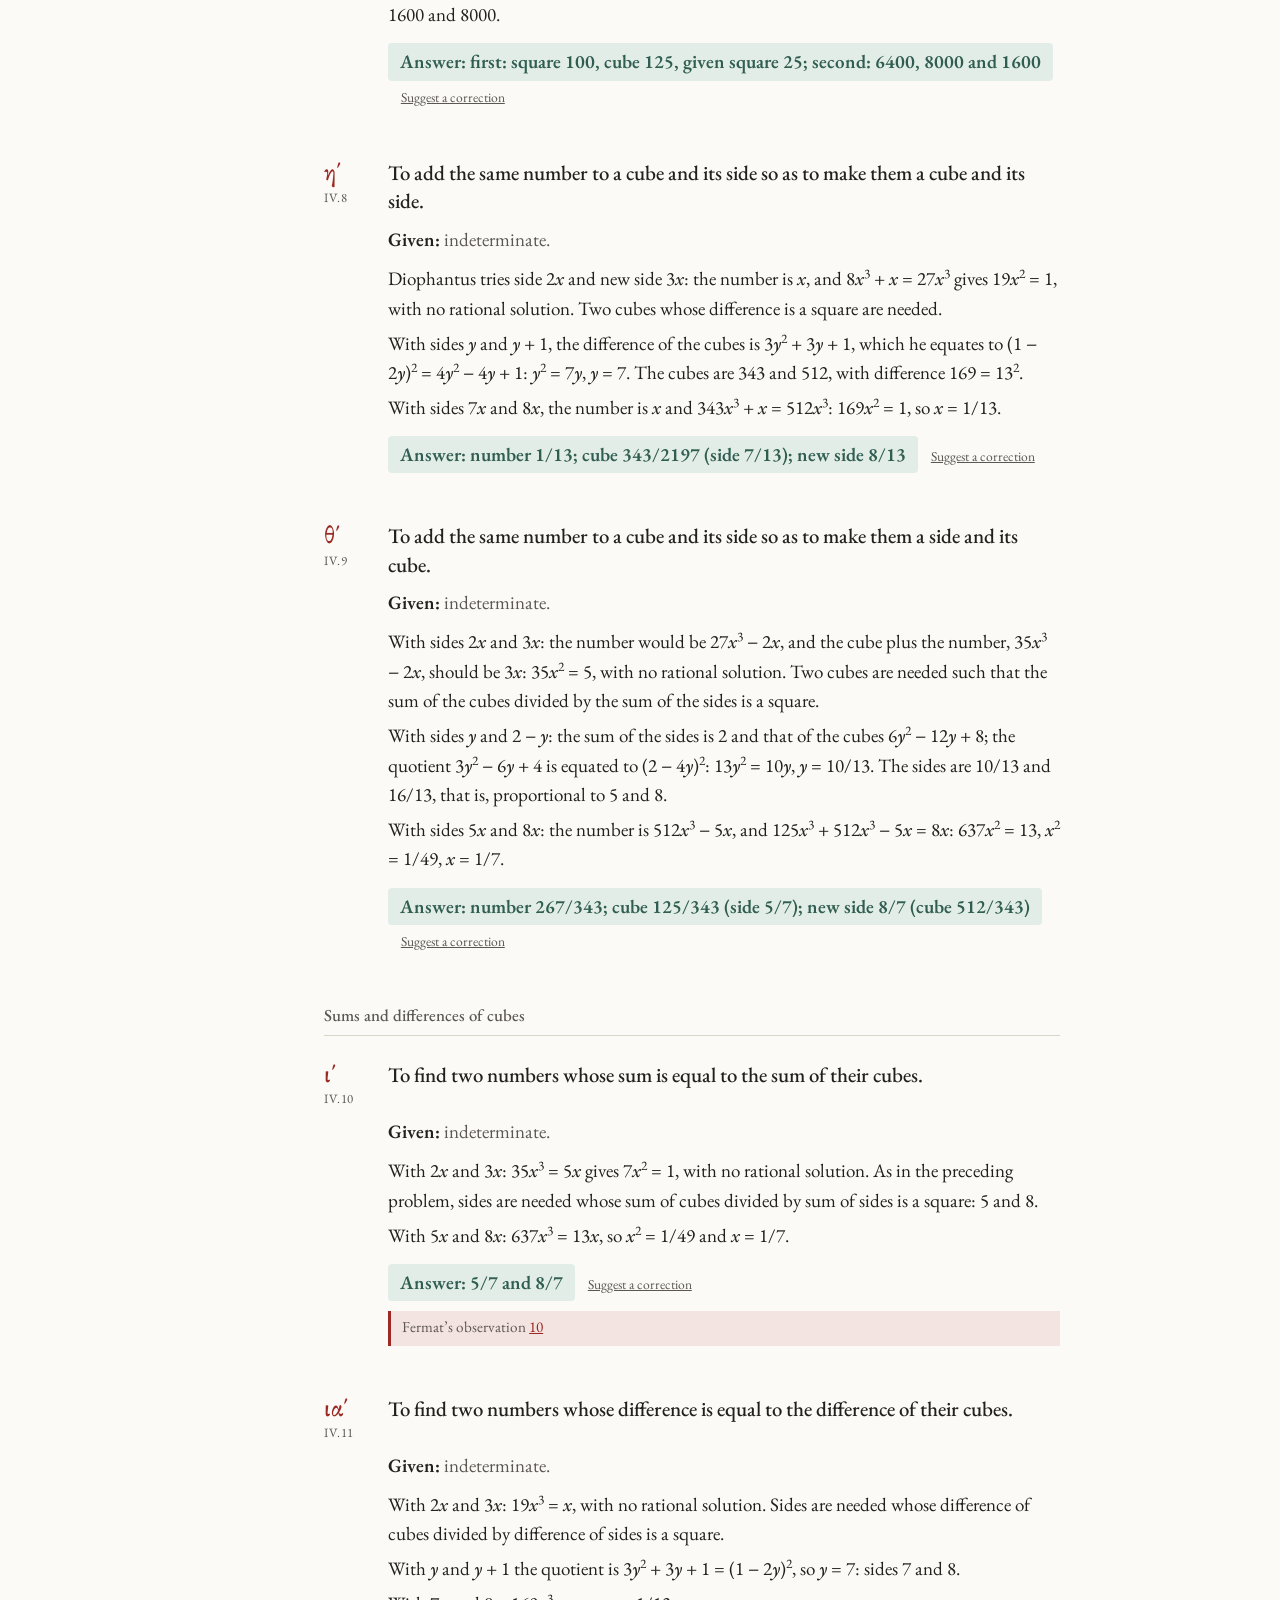
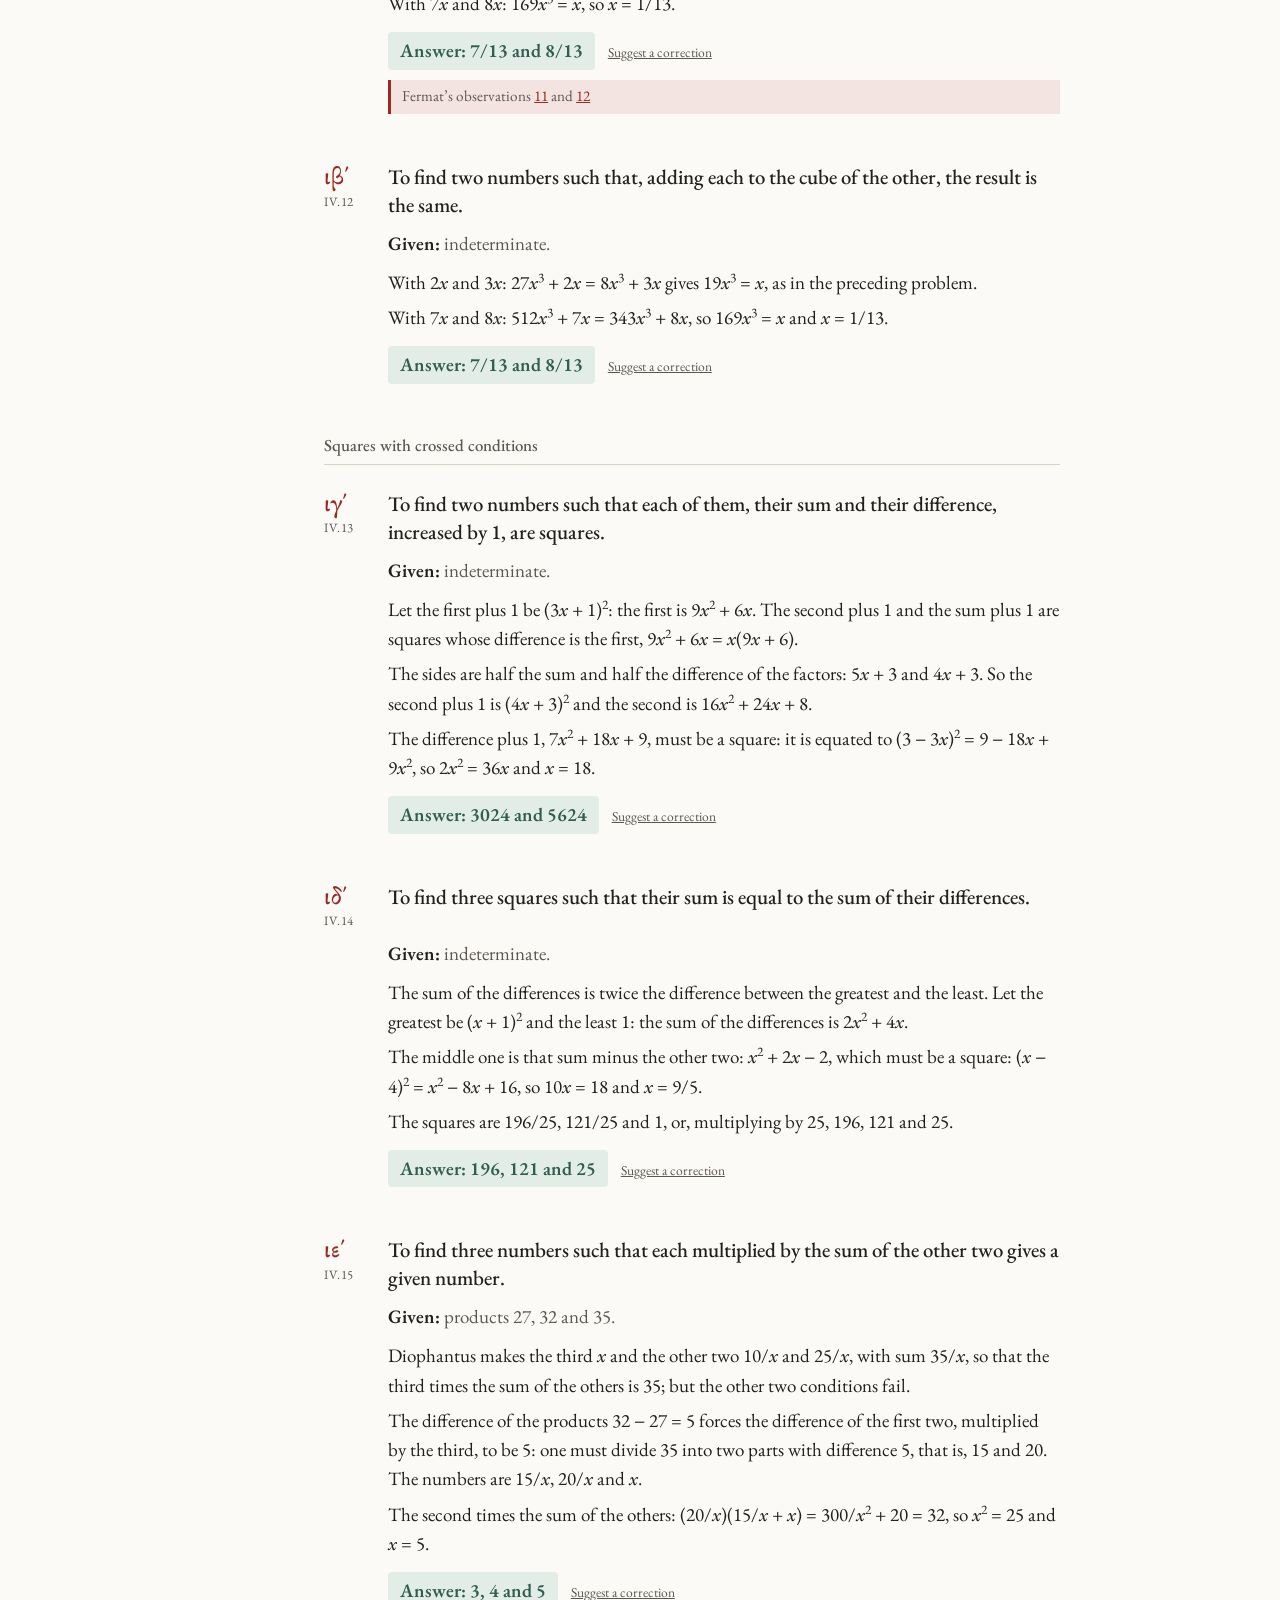
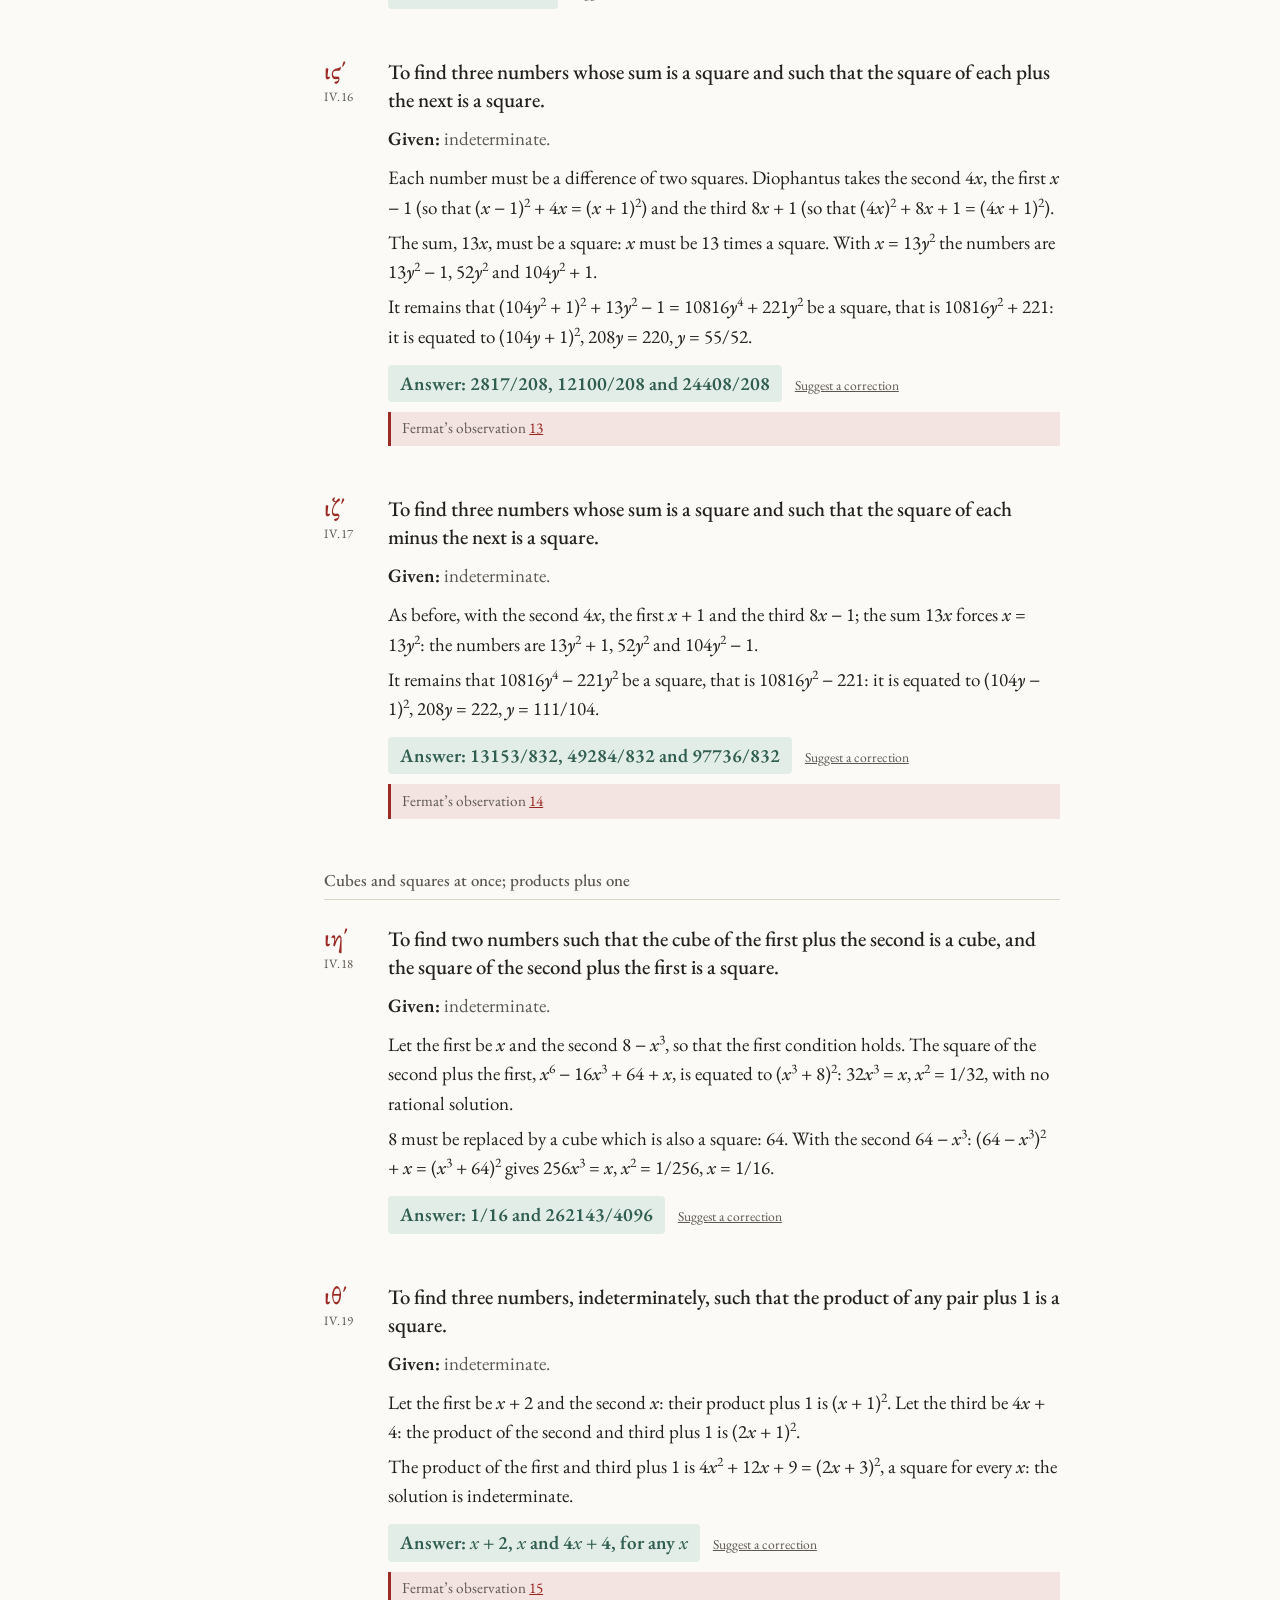
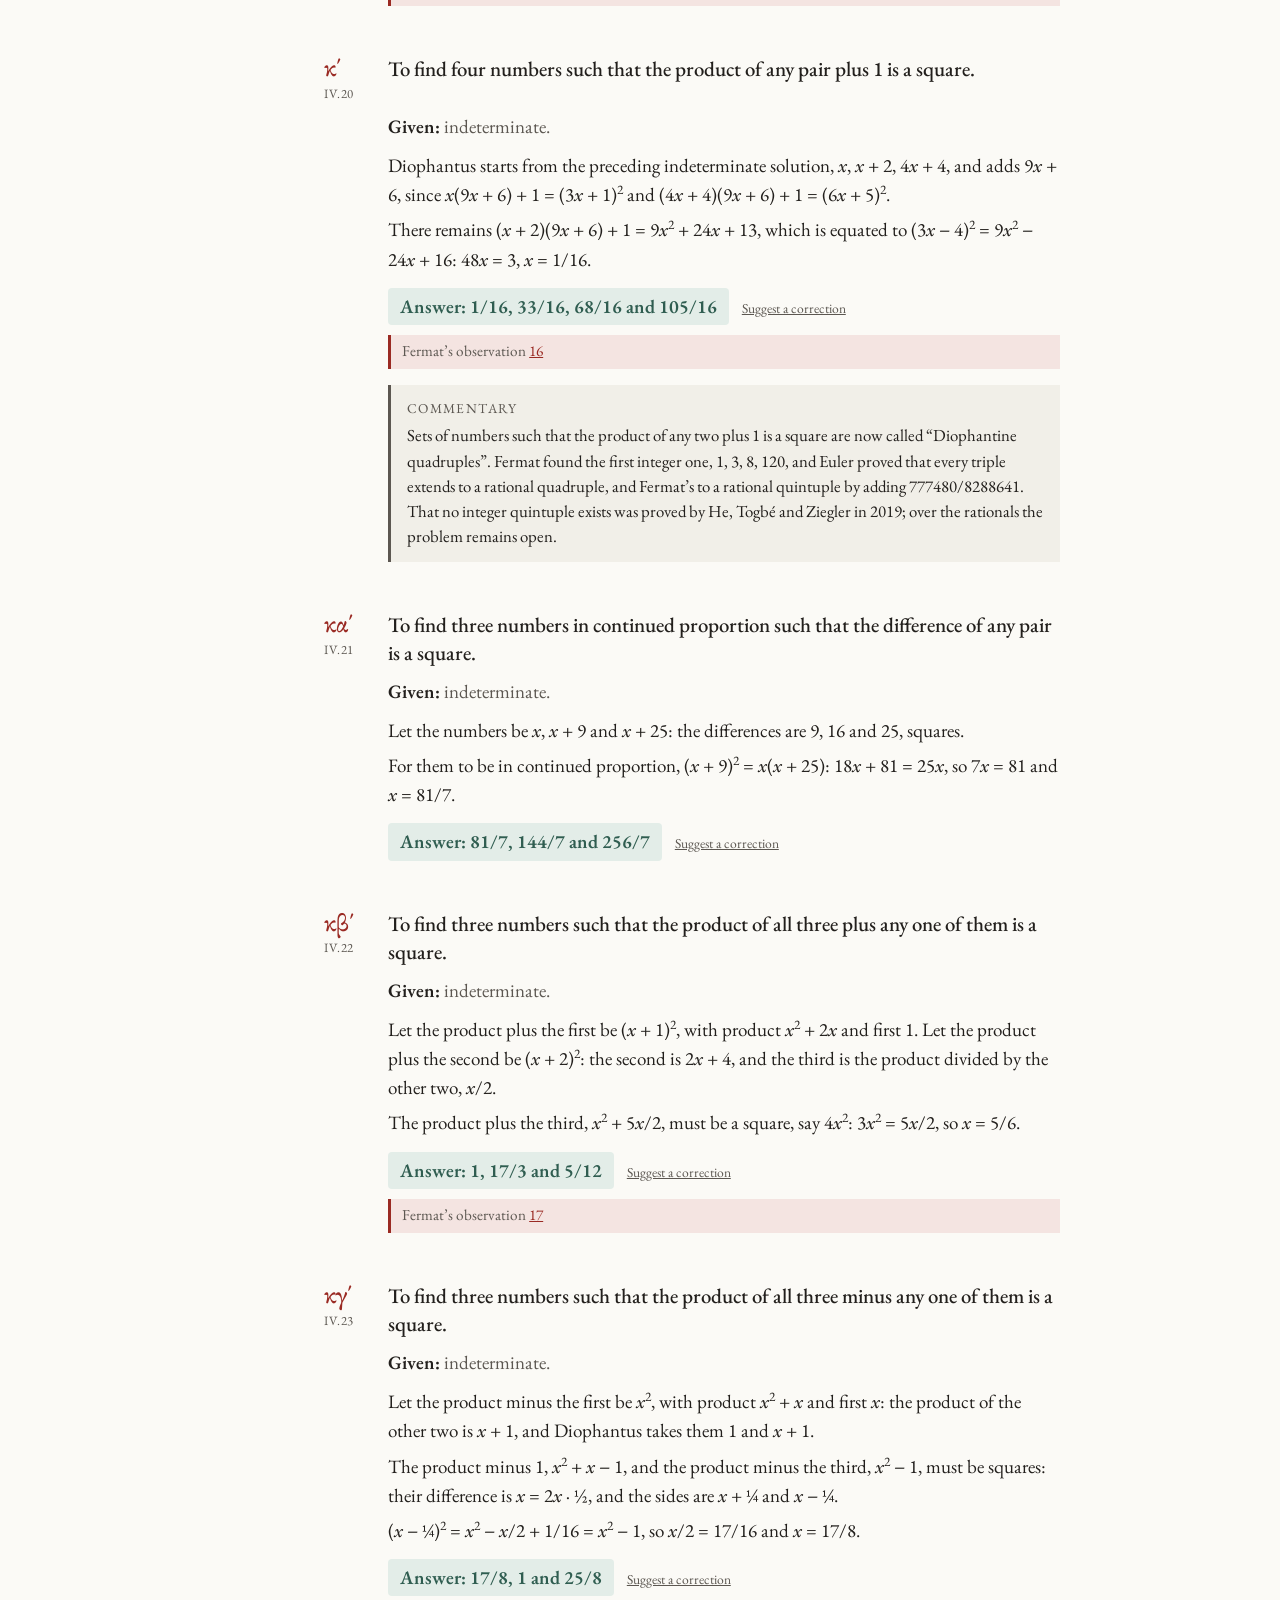
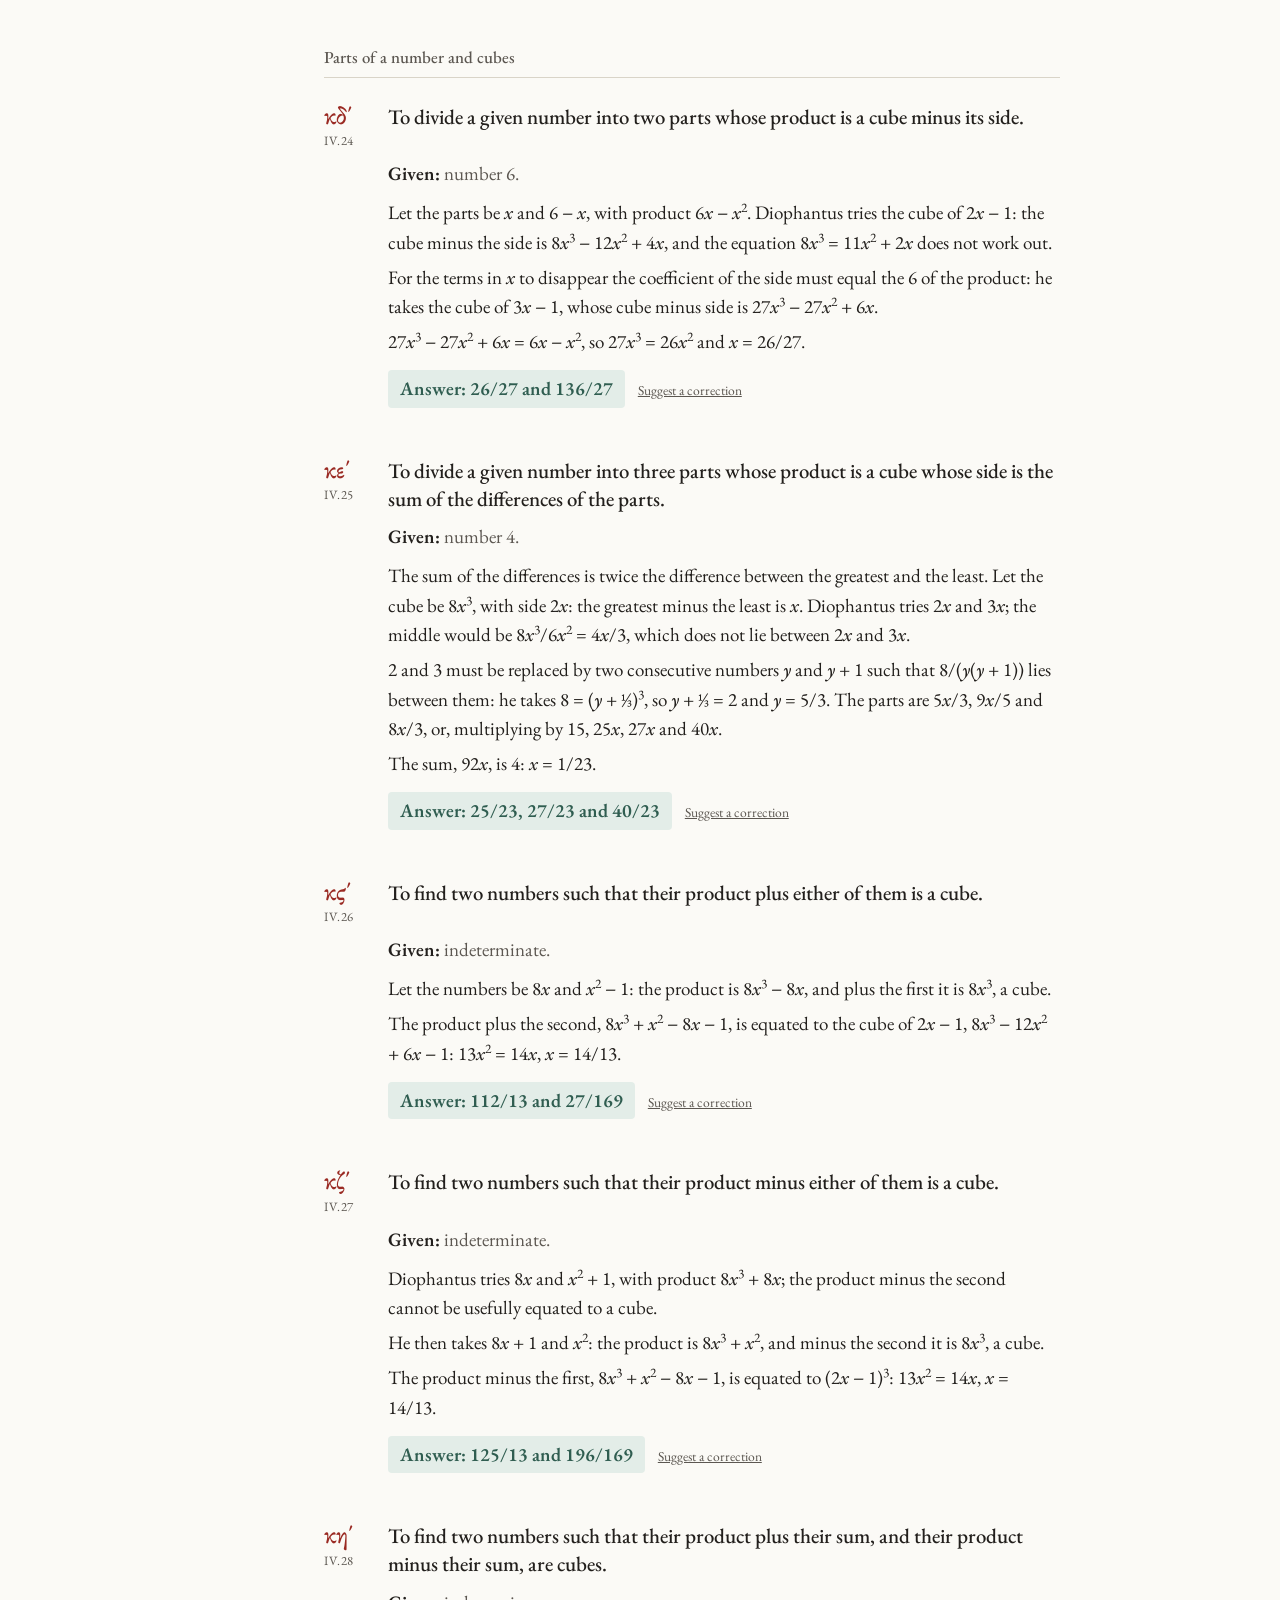
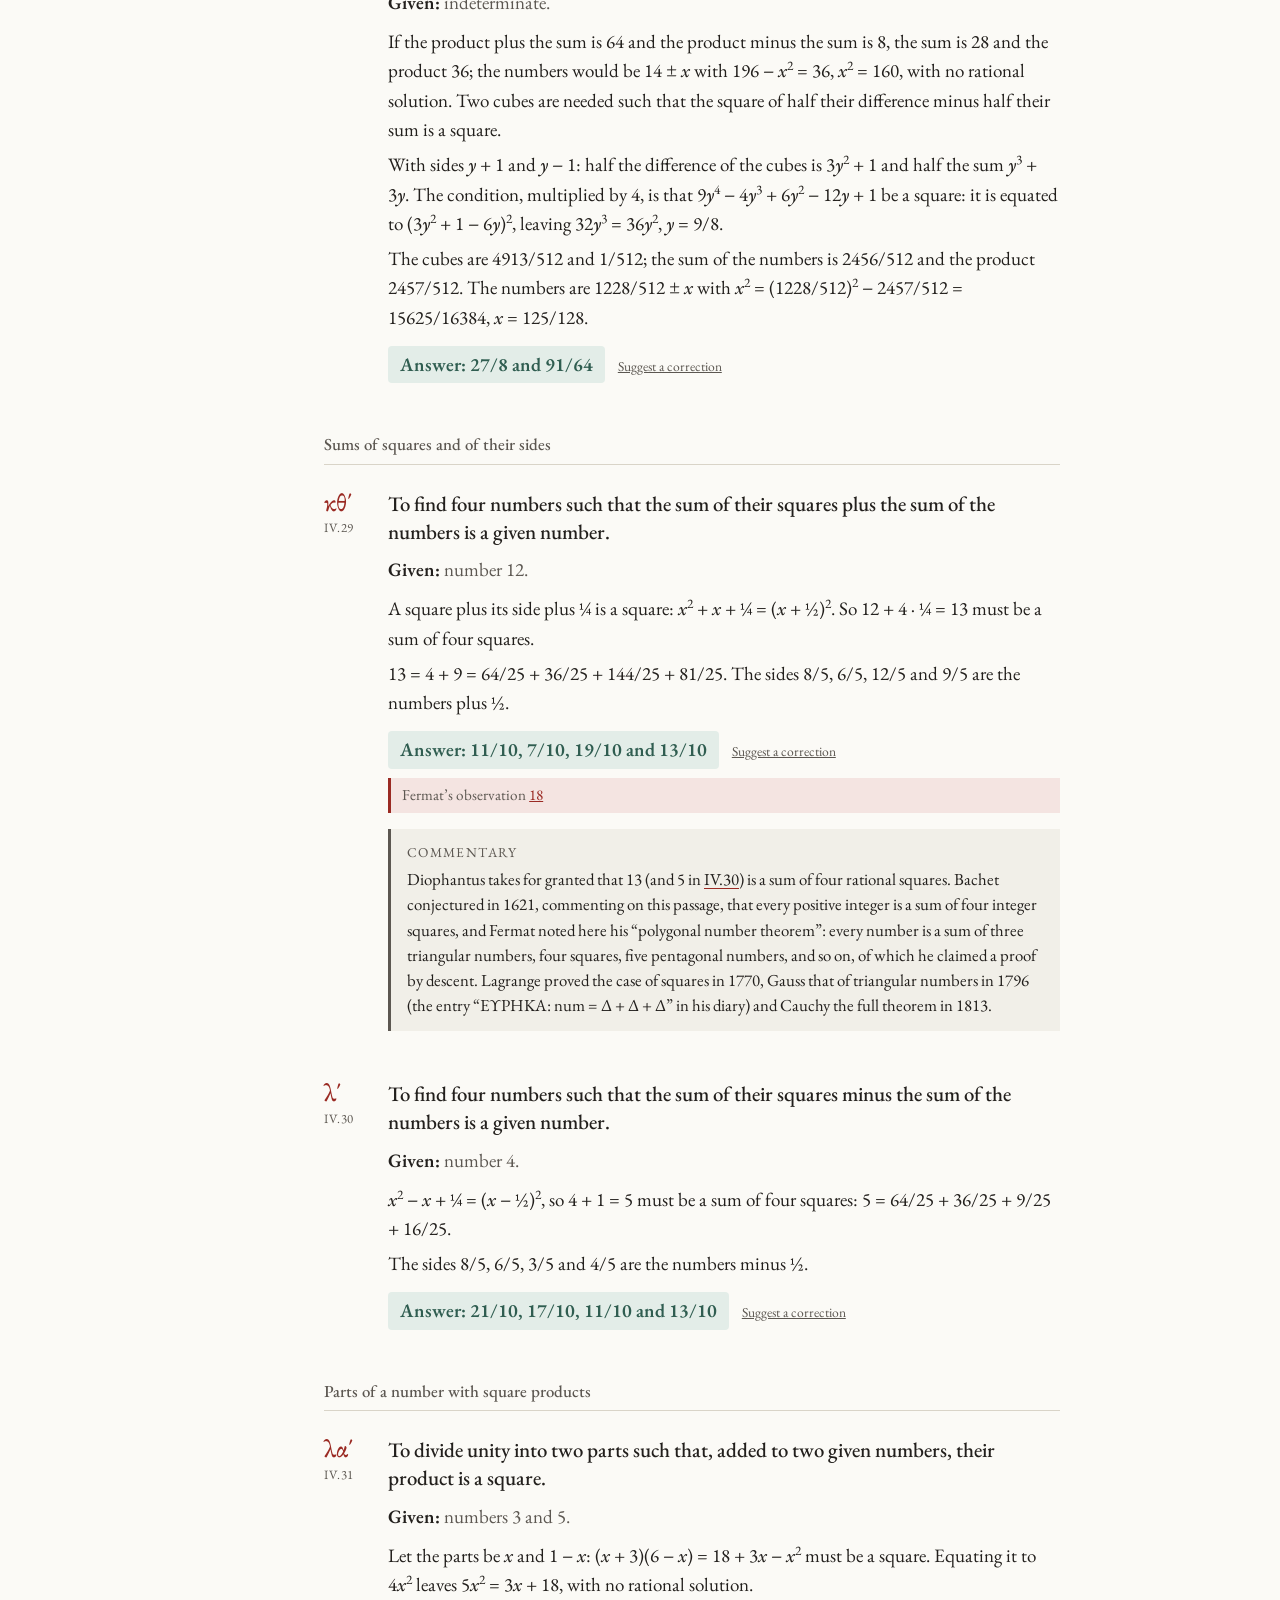
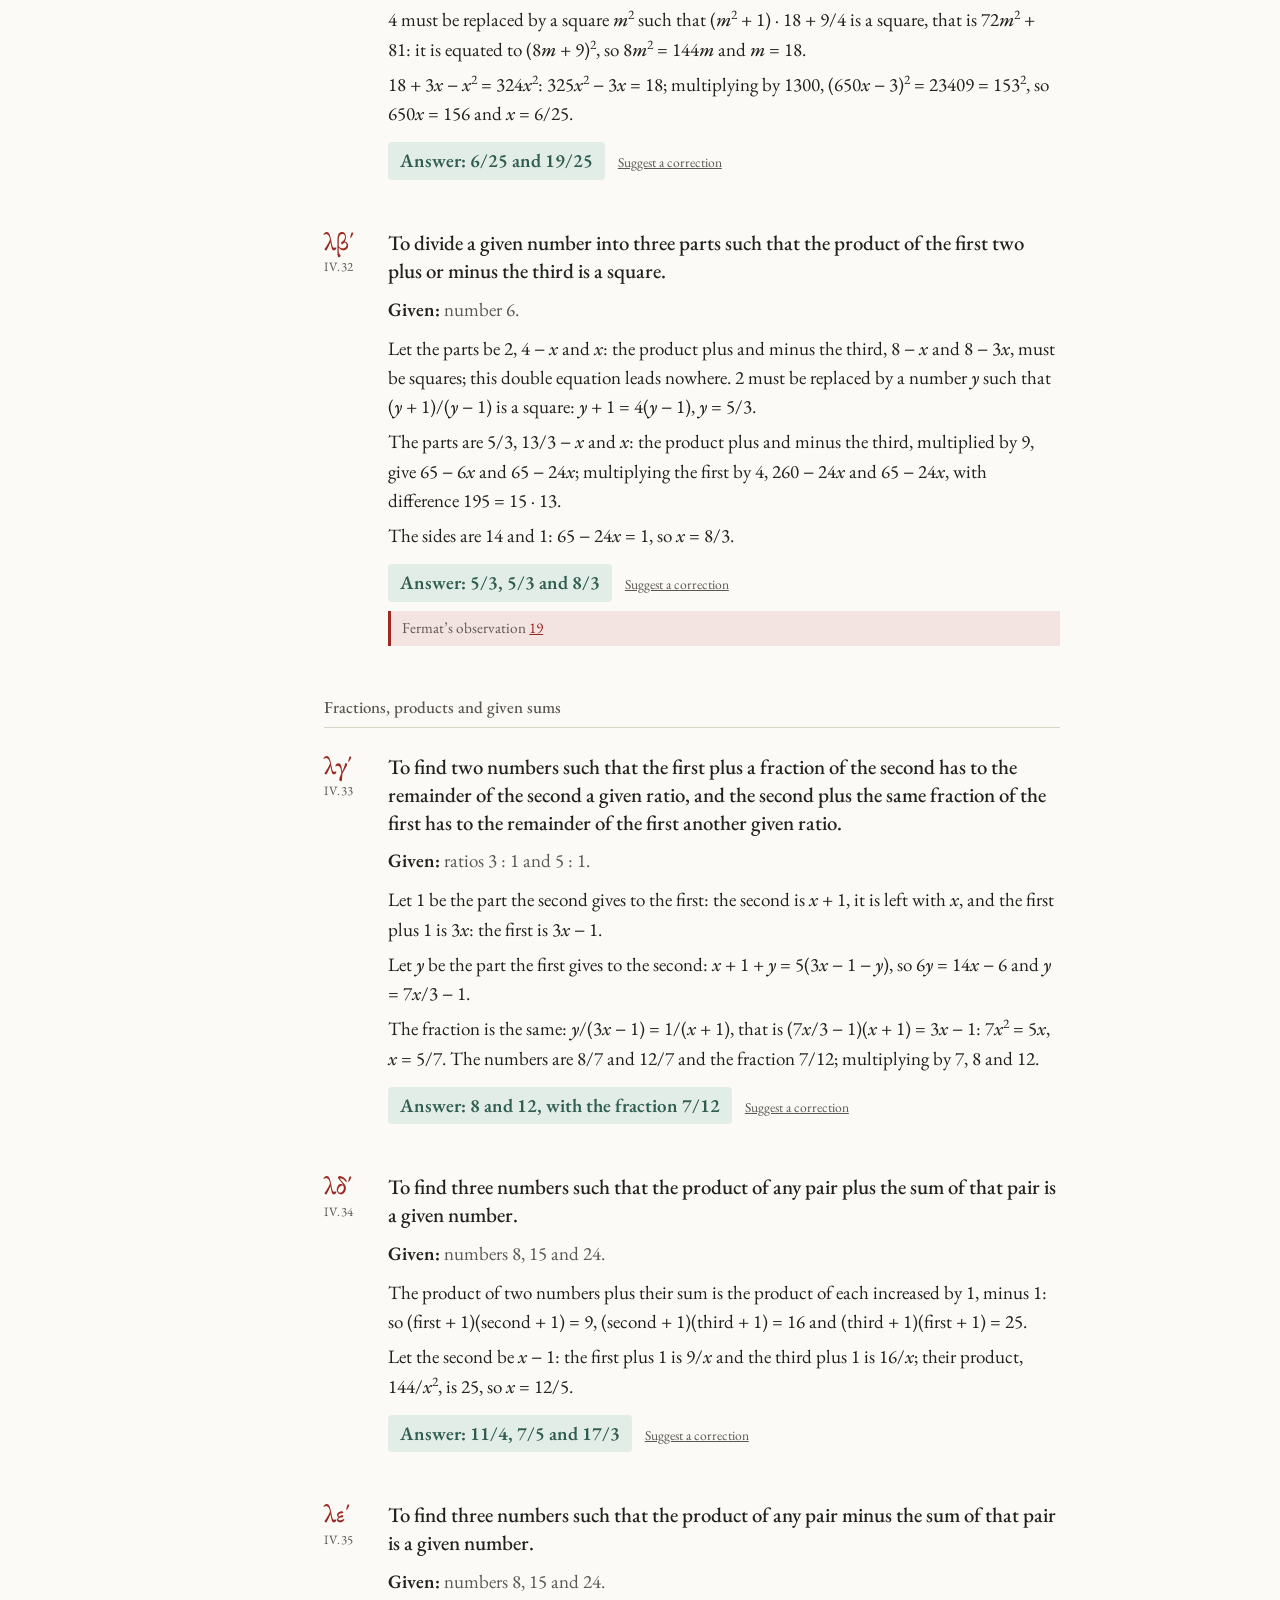
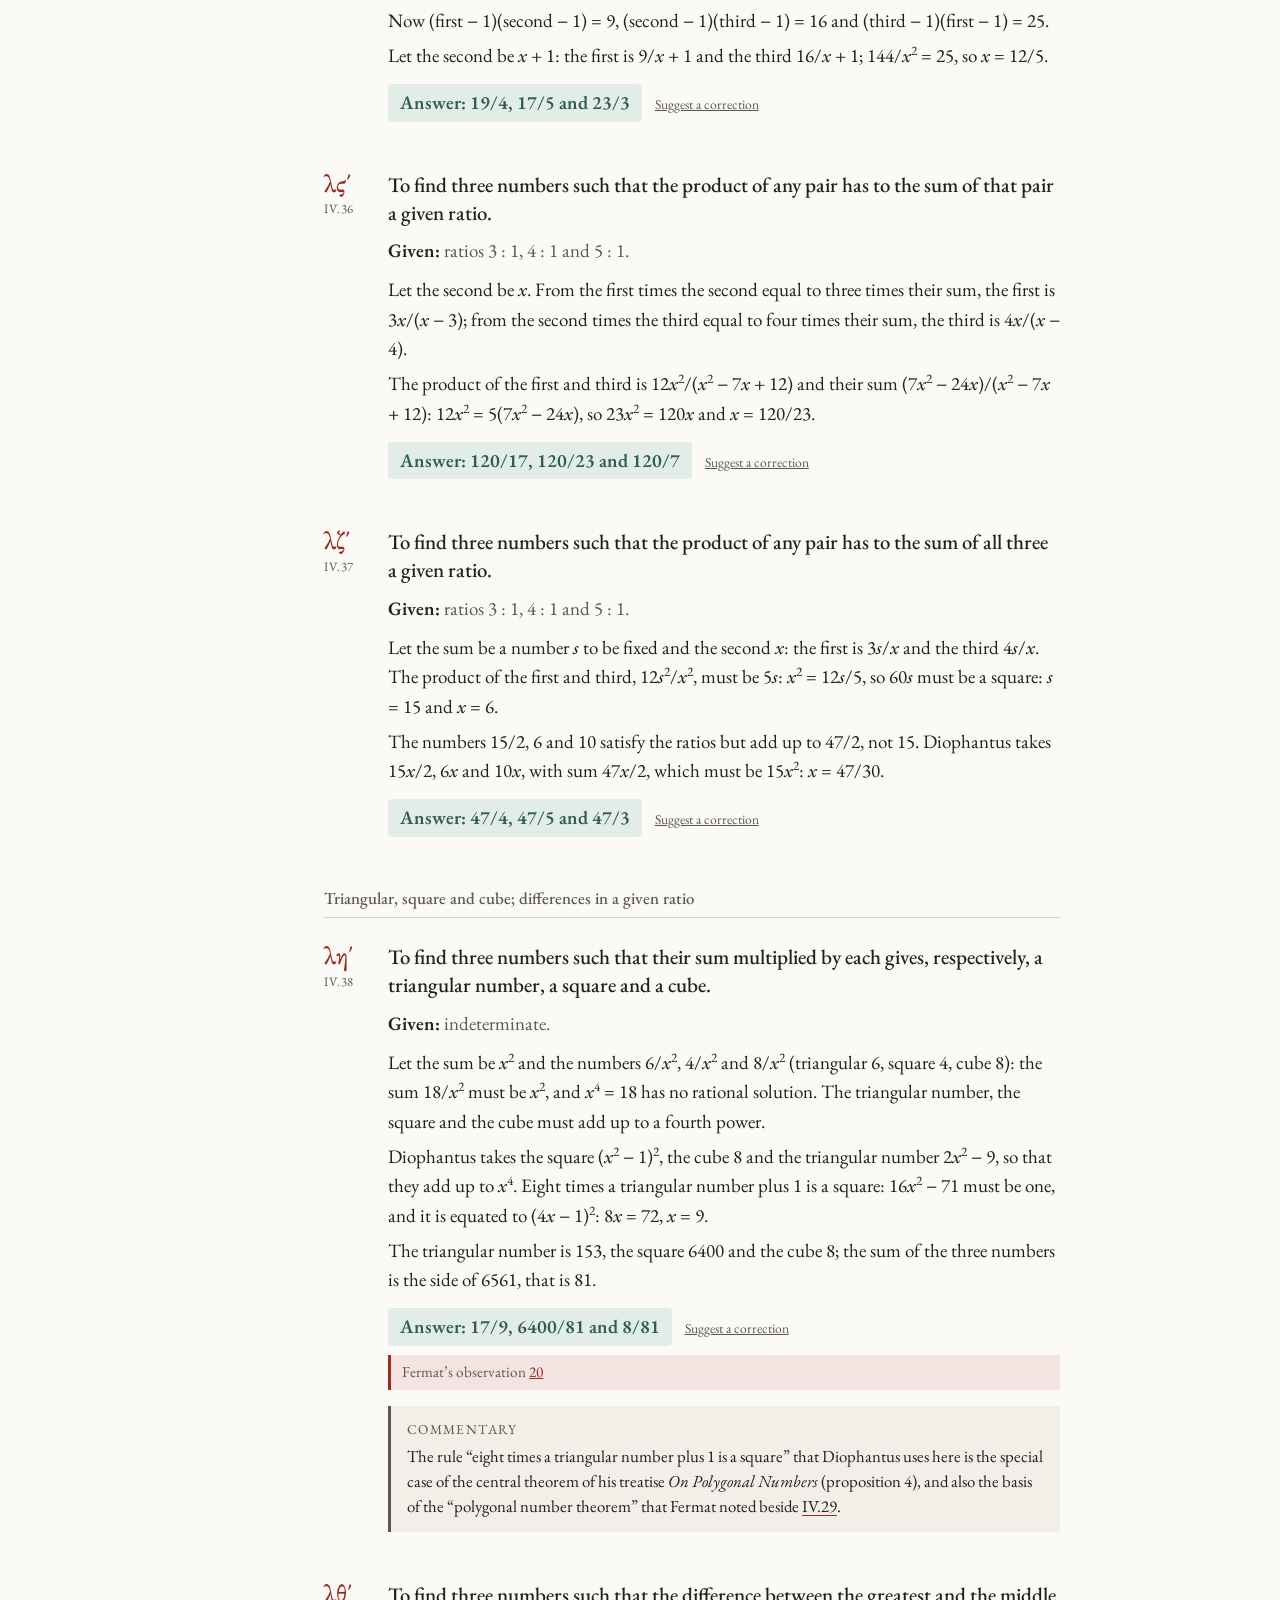
<file: libro-4.html>
<!DOCTYPE html>
<html lang="en">
<head>
<meta charset="utf-8">
<meta name="viewport" content="width=device-width, initial-scale=1, viewport-fit=cover">
<link rel="preconnect" href="https://fonts.googleapis.com">
<link rel="preconnect" href="https://fonts.gstatic.com" crossorigin>
<link href="https://fonts.googleapis.com/css2?family=EB+Garamond:ital,wght@0,400;0,500;0,600;1,400;1,500&family=GFS+Didot&display=swap" rel="stylesheet">
<link rel="stylesheet" href="assets/estilo.css?v=3e18a161">
<title>Diofanto · Aritmética · Libro IV</title>
<!--meta-->
<meta name="description" content="Book IV of Diophantus’s Arithmetica: 40 problems with Diophantus’s solutions, modern equations, SageMath cells and the geometry of each problem.">
<link rel="canonical" href="https://arithmeticaofdiophantus.github.io/libro-4.html">
<meta property="og:type" content="website">
<meta property="og:site_name" content="The Arithmetica of Diophantus">
<meta property="og:title" content="Book IV · The Arithmetica of Diophantus">
<meta property="og:description" content="Book IV of Diophantus’s Arithmetica: 40 problems with Diophantus’s solutions, modern equations, SageMath cells and the geometry of each problem.">
<meta property="og:url" content="https://arithmeticaofdiophantus.github.io/libro-4.html">
<meta property="og:image" content="https://arithmeticaofdiophantus.github.io/assets/img/og-card.jpg">
<meta property="og:image:width" content="1200">
<meta property="og:image:height" content="630">
<meta property="og:image:alt" content="ΑΡΙΘΜΗΤΙΚΑ: The Arithmetica of Diophantus, beside page 61 of the 1670 edition with Fermat’s note">
<meta property="og:locale" content="en_GB">
<meta property="og:locale:alternate" content="es_ES">
<meta name="twitter:card" content="summary_large_image">
<meta name="twitter:title" content="Book IV · The Arithmetica of Diophantus">
<meta name="twitter:description" content="Book IV of Diophantus’s Arithmetica: 40 problems with Diophantus’s solutions, modern equations, SageMath cells and the geometry of each problem.">
<meta name="twitter:image" content="https://arithmeticaofdiophantus.github.io/assets/img/og-card.jpg">
<!--/meta-->
<script>try{var t=localStorage.getItem("diofanto-tema");if(t==="dark"||t==="light")document.documentElement.setAttribute("data-theme",t)}catch(e){}</script>
<script src="https://sagecell.sagemath.org/static/embedded_sagecell.js"></script>
</head>
<body class="lang-en">
<div class="page">
<!--BOOK1-->
<div data-book="iv">
    <div class="topbar">
      <span><a href="index.html" data-i18n="es">← Inicio</a><a href="index.html" data-i18n="en">← Home</a></span>
      <nav>
        <span data-i18n="es"><a href="index.html#buscar">Buscar</a><a href="index.html#libros">Otros libros</a></span>
        <span data-i18n="en"><a href="index.html#buscar">Search</a><a href="index.html#libros">Other books</a></span>
        <button type="button" class="themesw" aria-label="Dark mode" title="Dark mode">☾</button><span class="langsw" role="group" aria-label="Language / Idioma"><button type="button" data-lang="en">EN</button><button type="button" data-lang="es">ES</button></span>
      </nav>
    </div>
    <header>
      <p class="greek">ΔΙΟΦΑΝΤΟΥ ΑΛΕΞΑΝΔΡΕΩΣ ΑΡΙΘΜΗΤΙΚΩΝ Δ΄</p>
      <h1><span data-i18n="es">Aritmética, Libro IV</span><span data-i18n="en">Arithmetica, Book IV</span></h1>
      <div class="intro" data-i18n="es">
<p>Los 40 problemas del cuarto libro griego (en el orden original iba después de los cuatro libros árabes, hoy perdidos en griego). Entran los cubos: dividir un número en dos cubos, igualar sumas y diferencias de cubos, cubos que deben ser cuadrados. Aparecen también las primeras <strong>soluciones indeterminadas</strong> dadas como expresiones (IV.19), los problemas de productos más uno (IV.19–20, origen de las cuádruplas diofánticas), la suma de cuatro cuadrados (IV.29–30) y los problemas 36–37, que en notación moderna son sistemas con recíprocos.</p>
        <p>Las resoluciones reproducen paso a paso lo que hace Diofanto, incluidos los intentos que descarta por llevar a raíces irracionales o a valores negativos («demasiado grande», dice él) y los problemas auxiliares que resuelve antes (IV.8, 9, 28, 31, 39), según Tannery (1893) y Heath (1910). La columna de ecuaciones da la formulación moderna y permite ejecutar la resolución en SageMath; todas las celdas devuelven las respuestas de Diofanto.</p>
      </div>
      <div class="intro" data-i18n="en">
<p>The 40 problems of the fourth Greek book (in the original order it came after the four Arabic books, now lost in Greek). Cubes enter: dividing a number into two cubes, equating sums and differences of cubes, cubes that must be squares. Here too appear the first <strong>indeterminate solutions</strong> given as expressions (IV.19), the problems on products plus one (IV.19–20, the origin of Diophantine quadruples), the sum of four squares (IV.29–30) and problems 36–37, which in modern notation are systems in reciprocals.</p>
        <p>The solutions reproduce step by step what Diophantus does, including the attempts he discards for leading to irrational roots or to negative values (“too large”, he says) and the auxiliary problems he solves first (IV.8, 9, 28, 31, 39), following Tannery (1893) and Heath (1910). The equations column gives the modern formulation and lets you run the solution in SageMath; every cell returns Diophantus’s answers.</p>
      </div>
      <div class="controls">
        <button class="toggle toggle-sol" type="button" aria-pressed="false">Ocultar soluciones</button>
        <button class="toggle toggle-eq" type="button" aria-pressed="false">Mostrar ecuaciones</button>
        <button class="toggle toggle-geo" type="button" aria-pressed="false">Mostrar geometría</button>
        <span class="hint" data-i18n="es">oculta las soluciones para intentar los problemas; muestra las ecuaciones para ver, junto a cada uno, su formulación moderna, su resolución algebraica y una celda de SageMath; con las ecuaciones a la vista, muestra la geometría para ver qué variedad define el problema (dimensión, género, parametrización, curva elíptica con su grupo de Mordell–Weil y enlace a la LMFDB)</span>
        <span class="hint" data-i18n="en">hide the solutions to try the problems yourself; show the equations to see, beside each one, its modern formulation, its algebraic solution and a SageMath cell; with the equations shown, show the geometry to see which variety the problem defines (dimension, genus, parametrization, elliptic curve with its Mordell–Weil group and LMFDB link)</span>
      </div>
    </header>
    <div class="layout">
      <nav class="rail" aria-label="Índice / Index"><div class="numerals" role="group"><button type="button" data-num="griega">α΄</button><button type="button" data-num="arabiga">1</button></div></nav>
      <main class="main"></main>
    </div>
    <footer>
      <p data-i18n="es">Numeración de Tannery y Heath. Diofanto intercala varios lemas (antes de IV.34, 35 y 36 sobre productos y sumas); aquí se han incorporado al problema correspondiente. Resoluciones cotejadas con la traducción de Christianidis y Oaks (2023).</p>
      <p data-i18n="en">Numbering of Tannery and Heath. Diophantus inserts several lemmas (before IV.34, 35 and 36, on products and sums); here they are folded into the corresponding problem. Solutions checked against the translation of Christianidis and Oaks (2023).</p>
      <p class="contact" data-i18n="es">Comentarios, correcciones y sugerencias: <a href="#" class="open-box">buzón de sugerencias</a> o <a class="mail" data-u="enrique.gonzalez.jimenez" data-d="uam.es" href="#">enrique.gonzalez.jimenez [arroba] uam.es</a></p>
      <p class="contact" data-i18n="en">Comments, corrections and suggestions: <a href="#" class="open-box">suggestion box</a> or <a class="mail" data-u="enrique.gonzalez.jimenez" data-d="uam.es" href="#">enrique.gonzalez.jimenez [at] uam.es</a></p>
    <a class="stats-dot" href="https://arithmeticaofdiophantus.goatcounter.com" target="_blank" rel="noopener" aria-label="Estadísticas de visitas / Visit statistics" title="∴">∴</a></footer>
</div>
<!--/BOOK1-->
</div>
<script src="assets/idioma.js?v=5a9461fb"></script>
<script src="assets/geo.js?v=7d1f947c"></script>
  <script src="assets/fermat.js?v=40c2157d"></script>
  <script src="assets/problemas.js?v=35027ec7"></script>
<script src="assets/libro-4.js?v=9591a750"></script>
<script data-goatcounter="https://arithmeticaofdiophantus.goatcounter.com/count" async src="https://gc.zgo.at/count.js"></script>
</body>
</html>
</file>
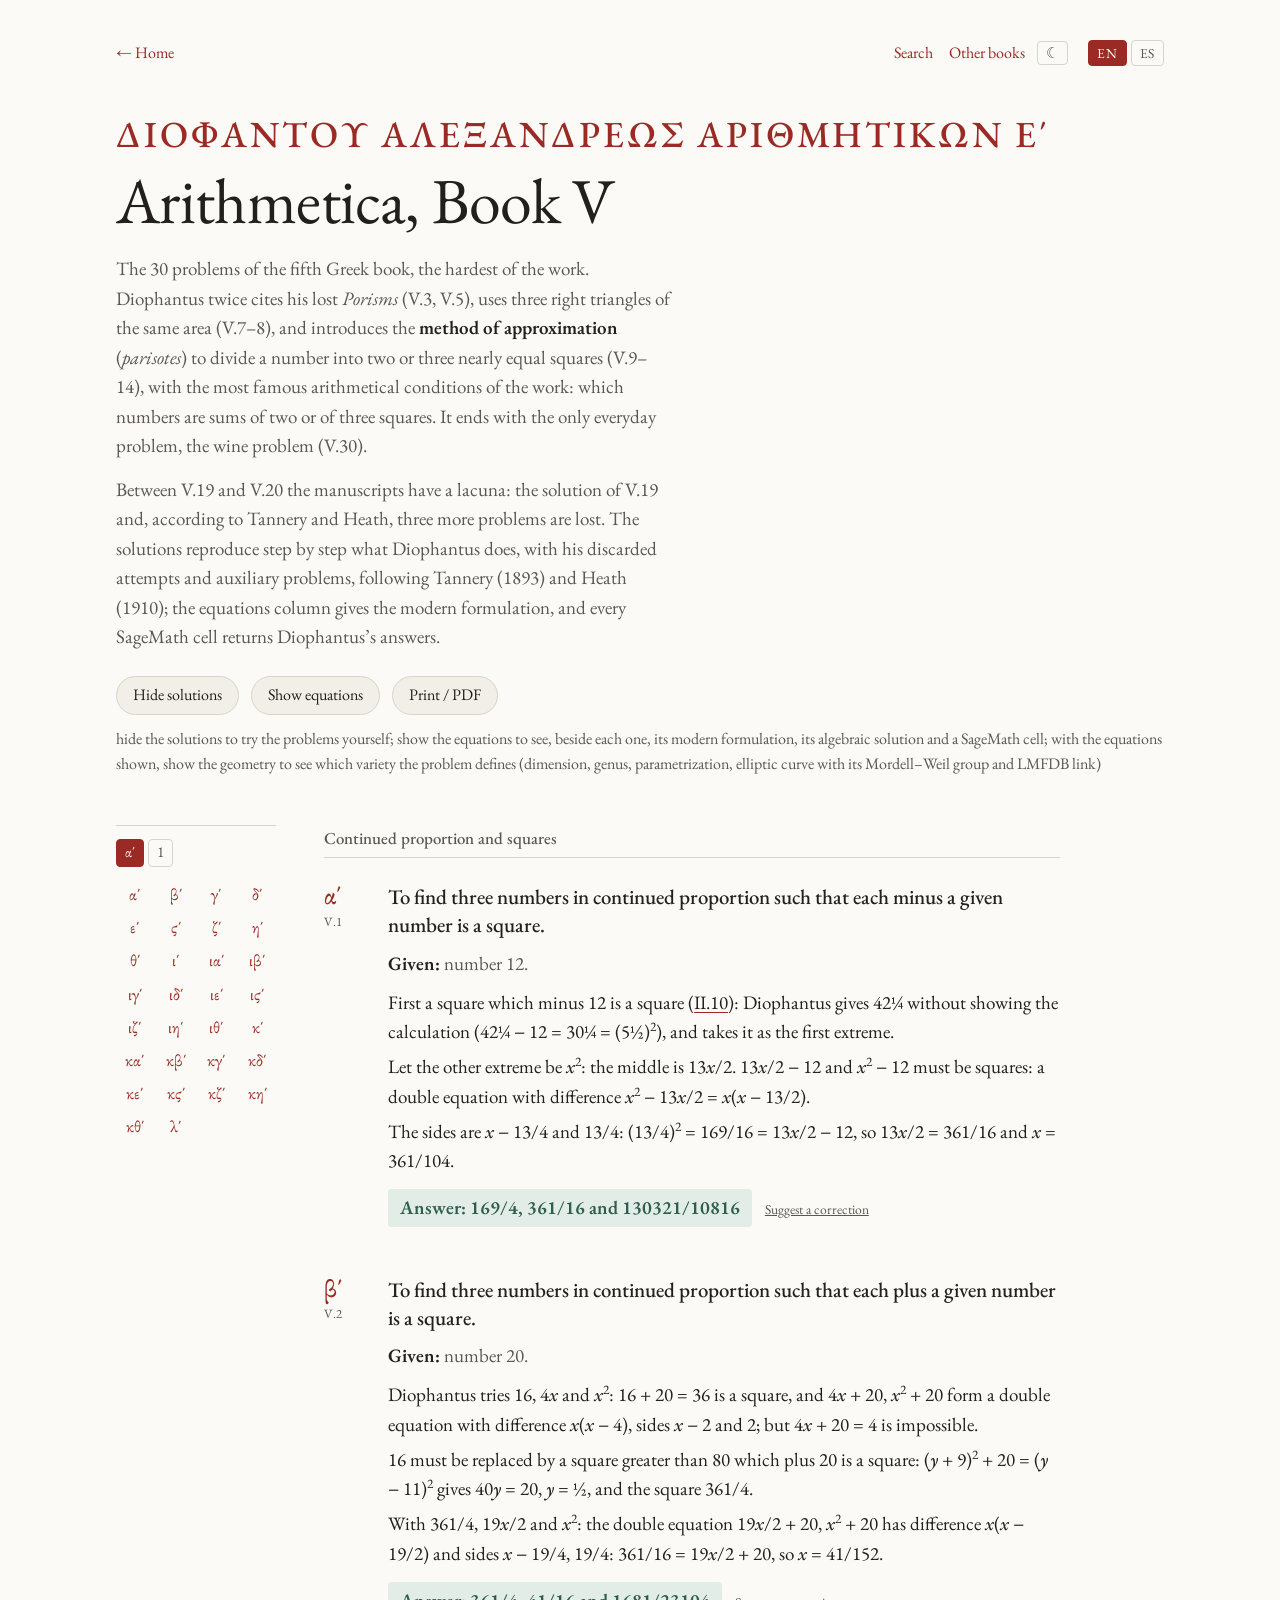
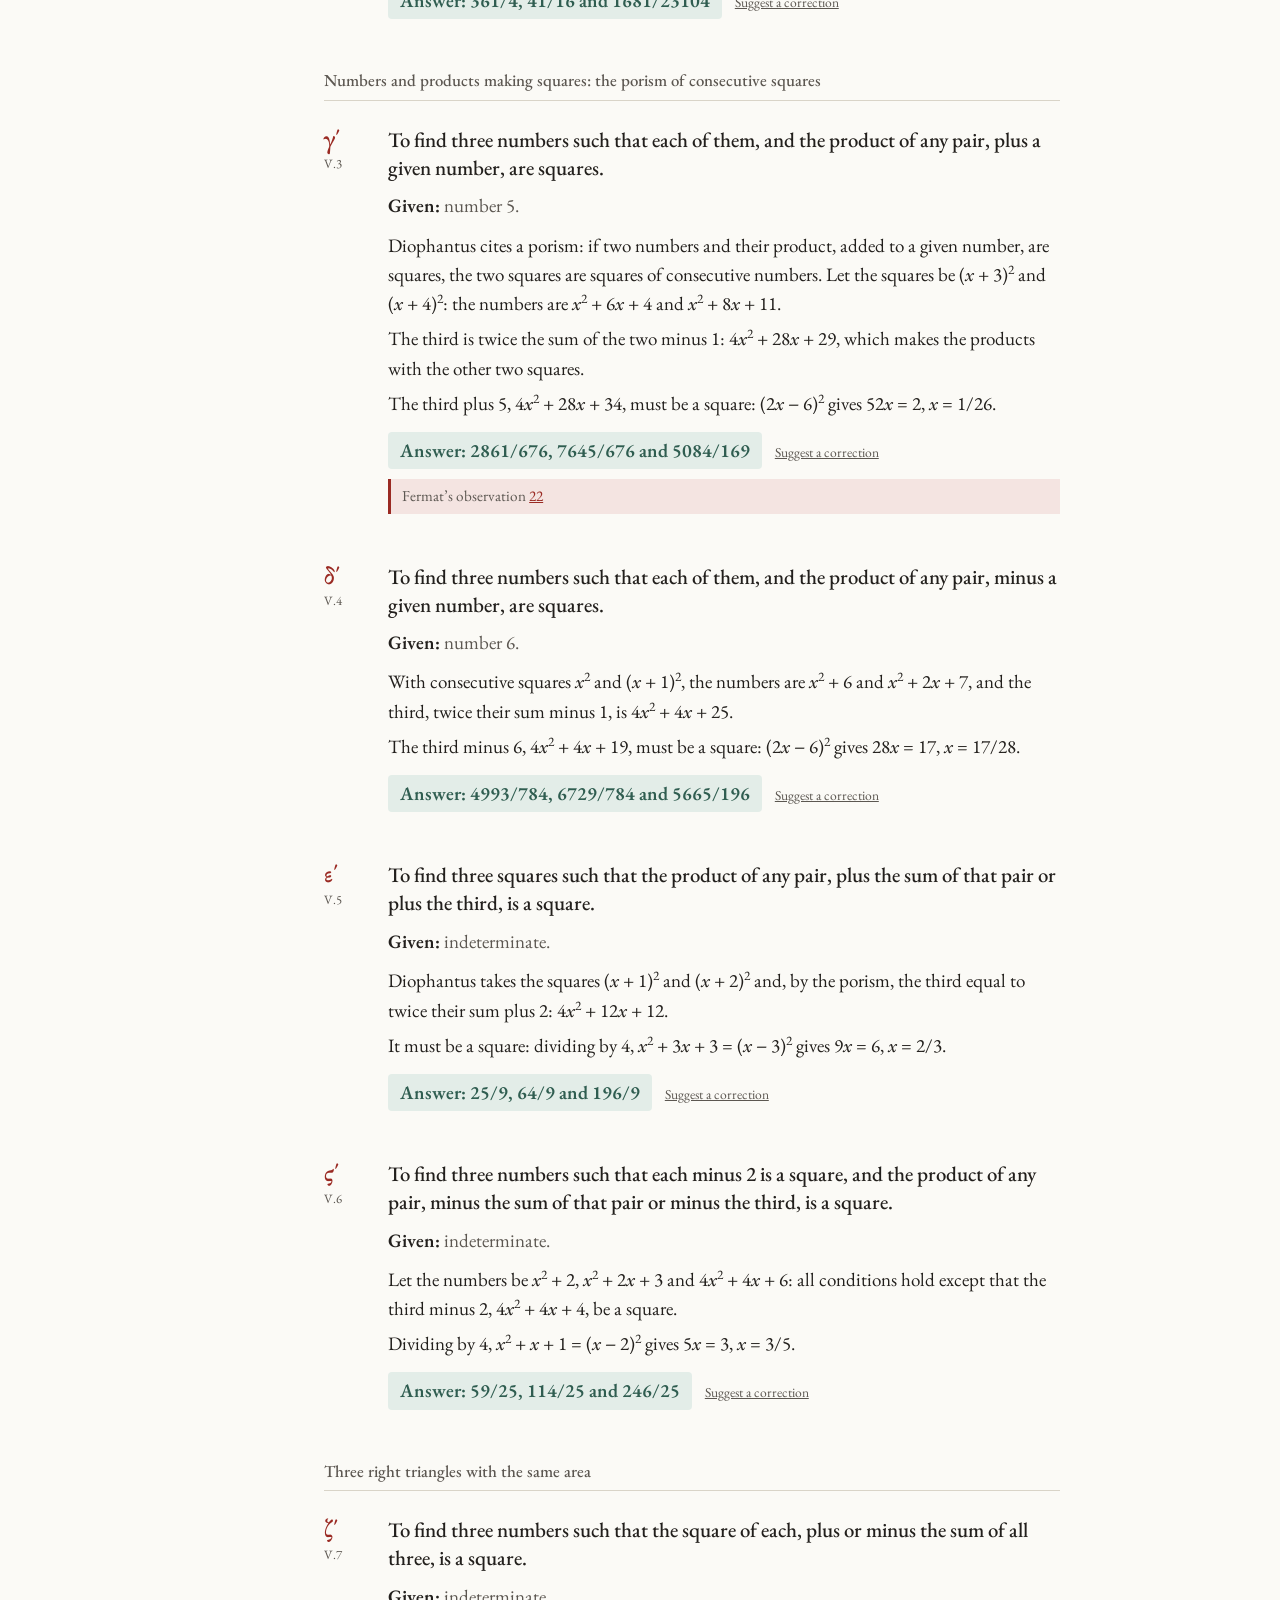
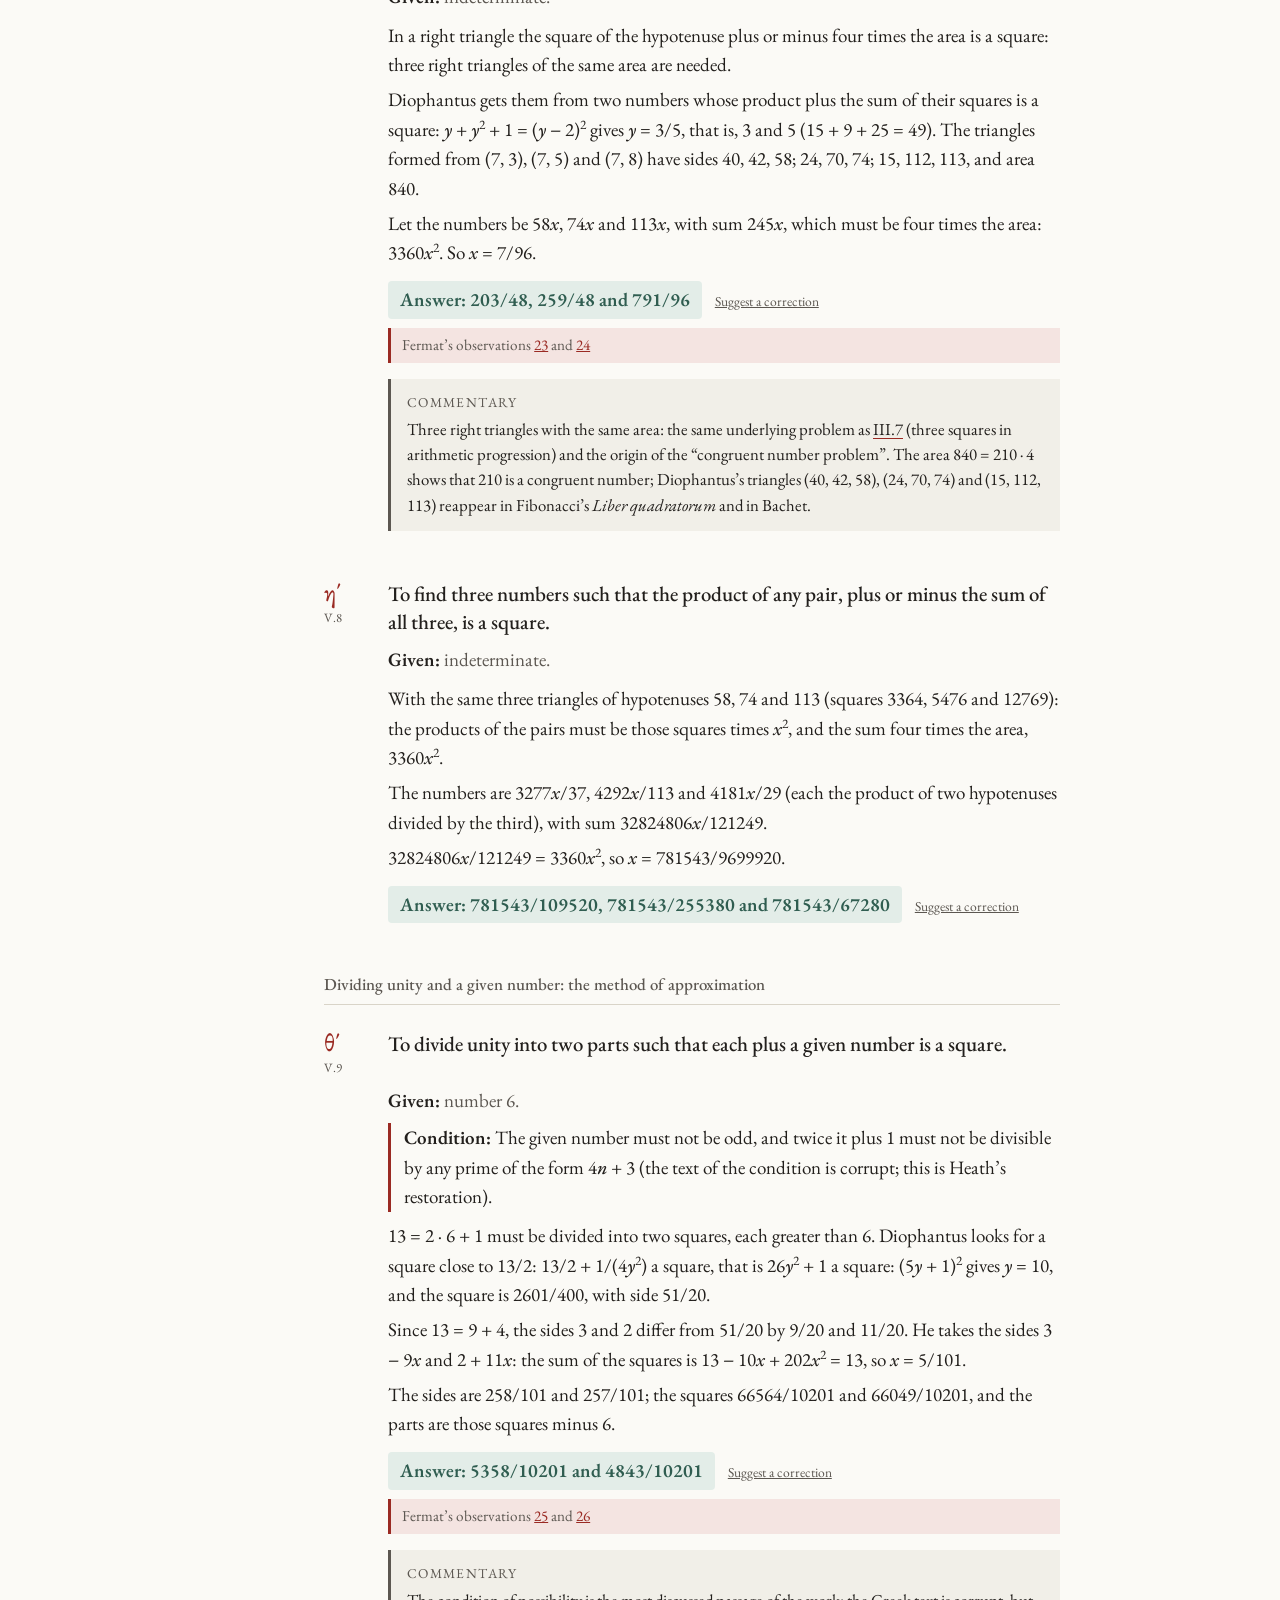
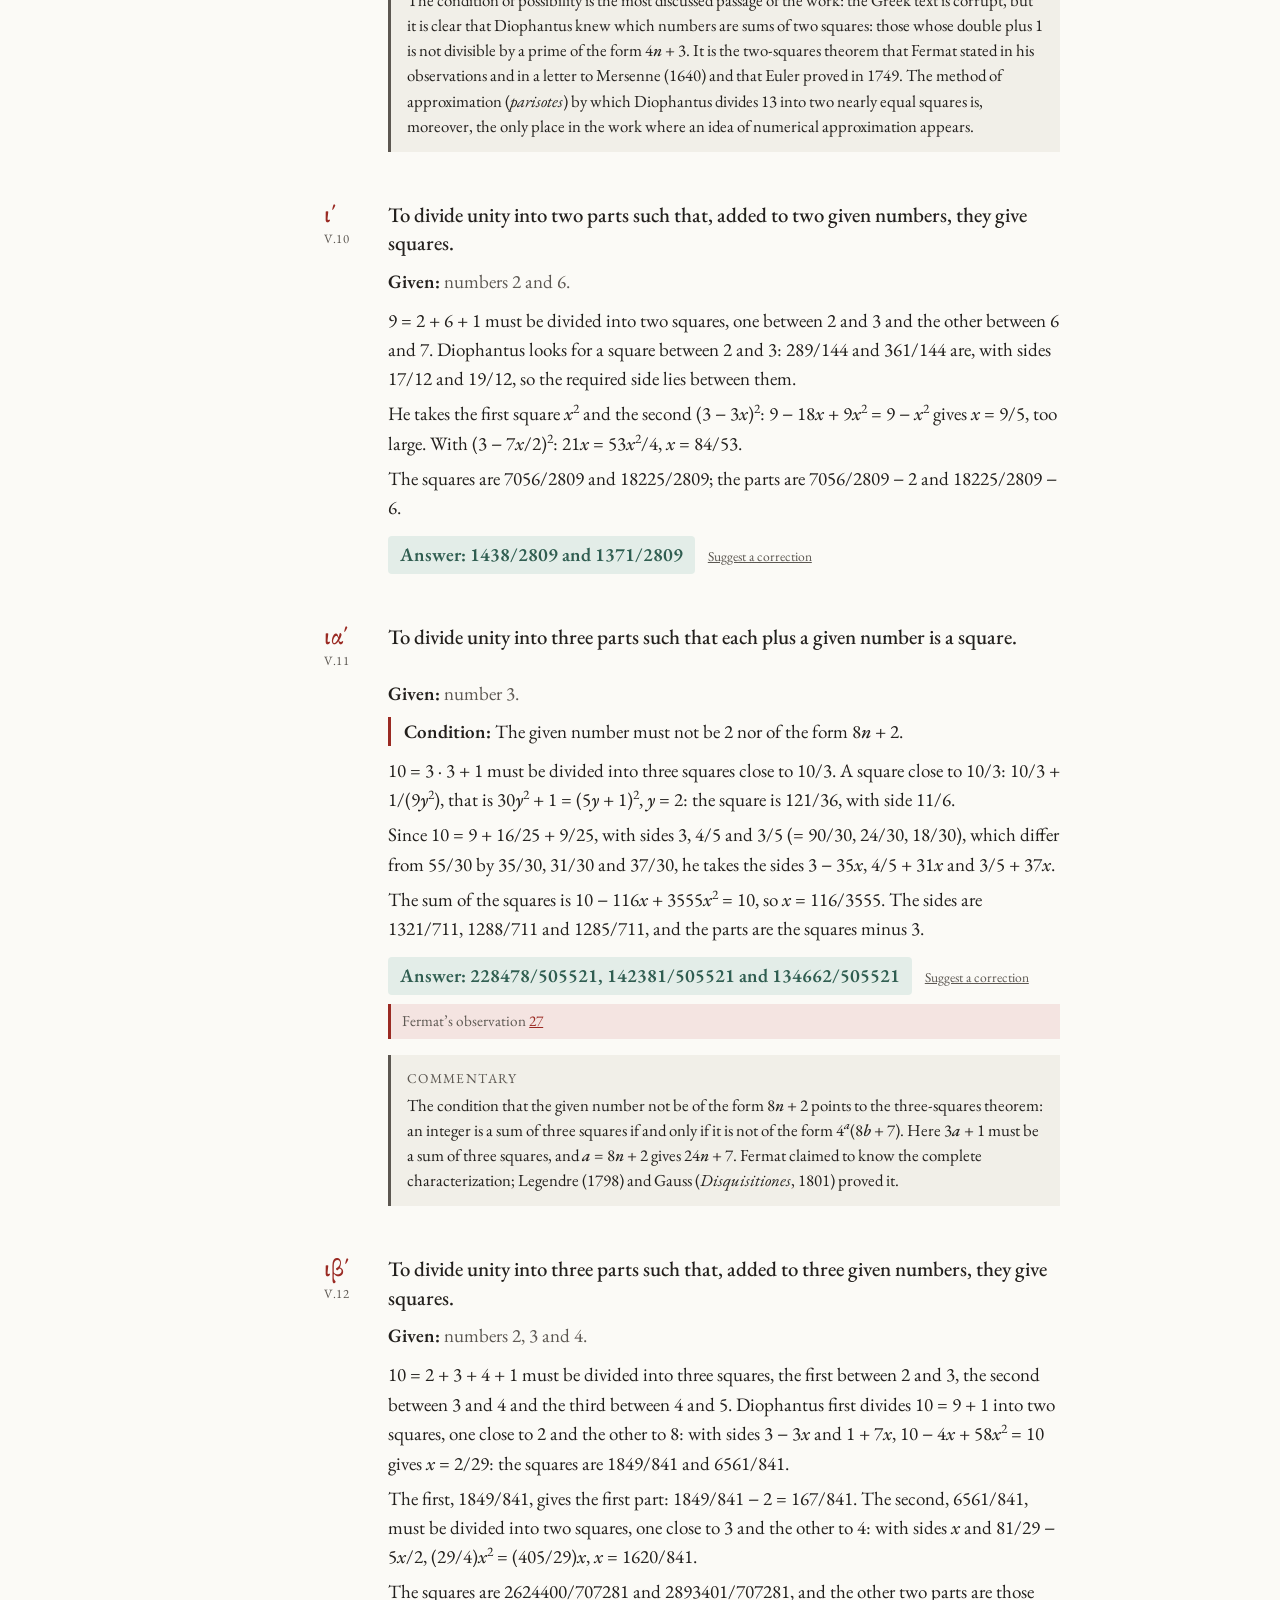
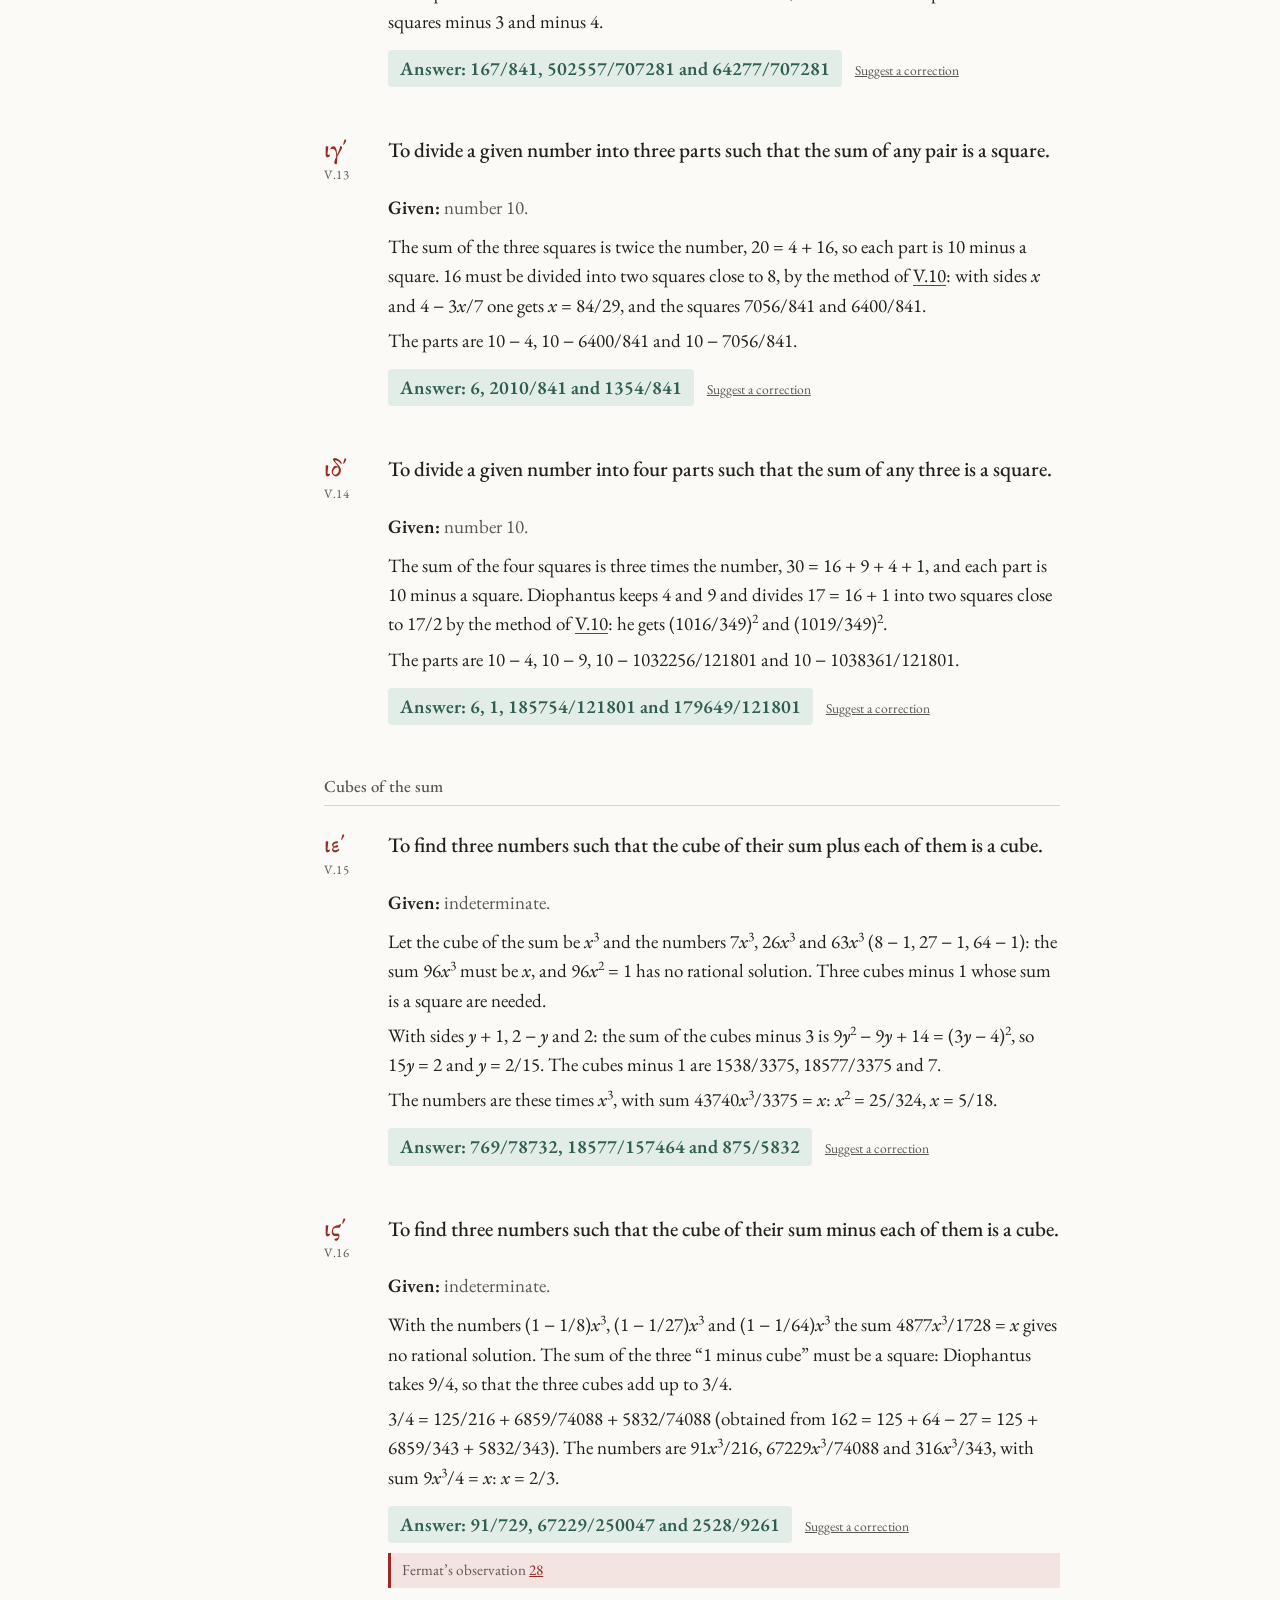
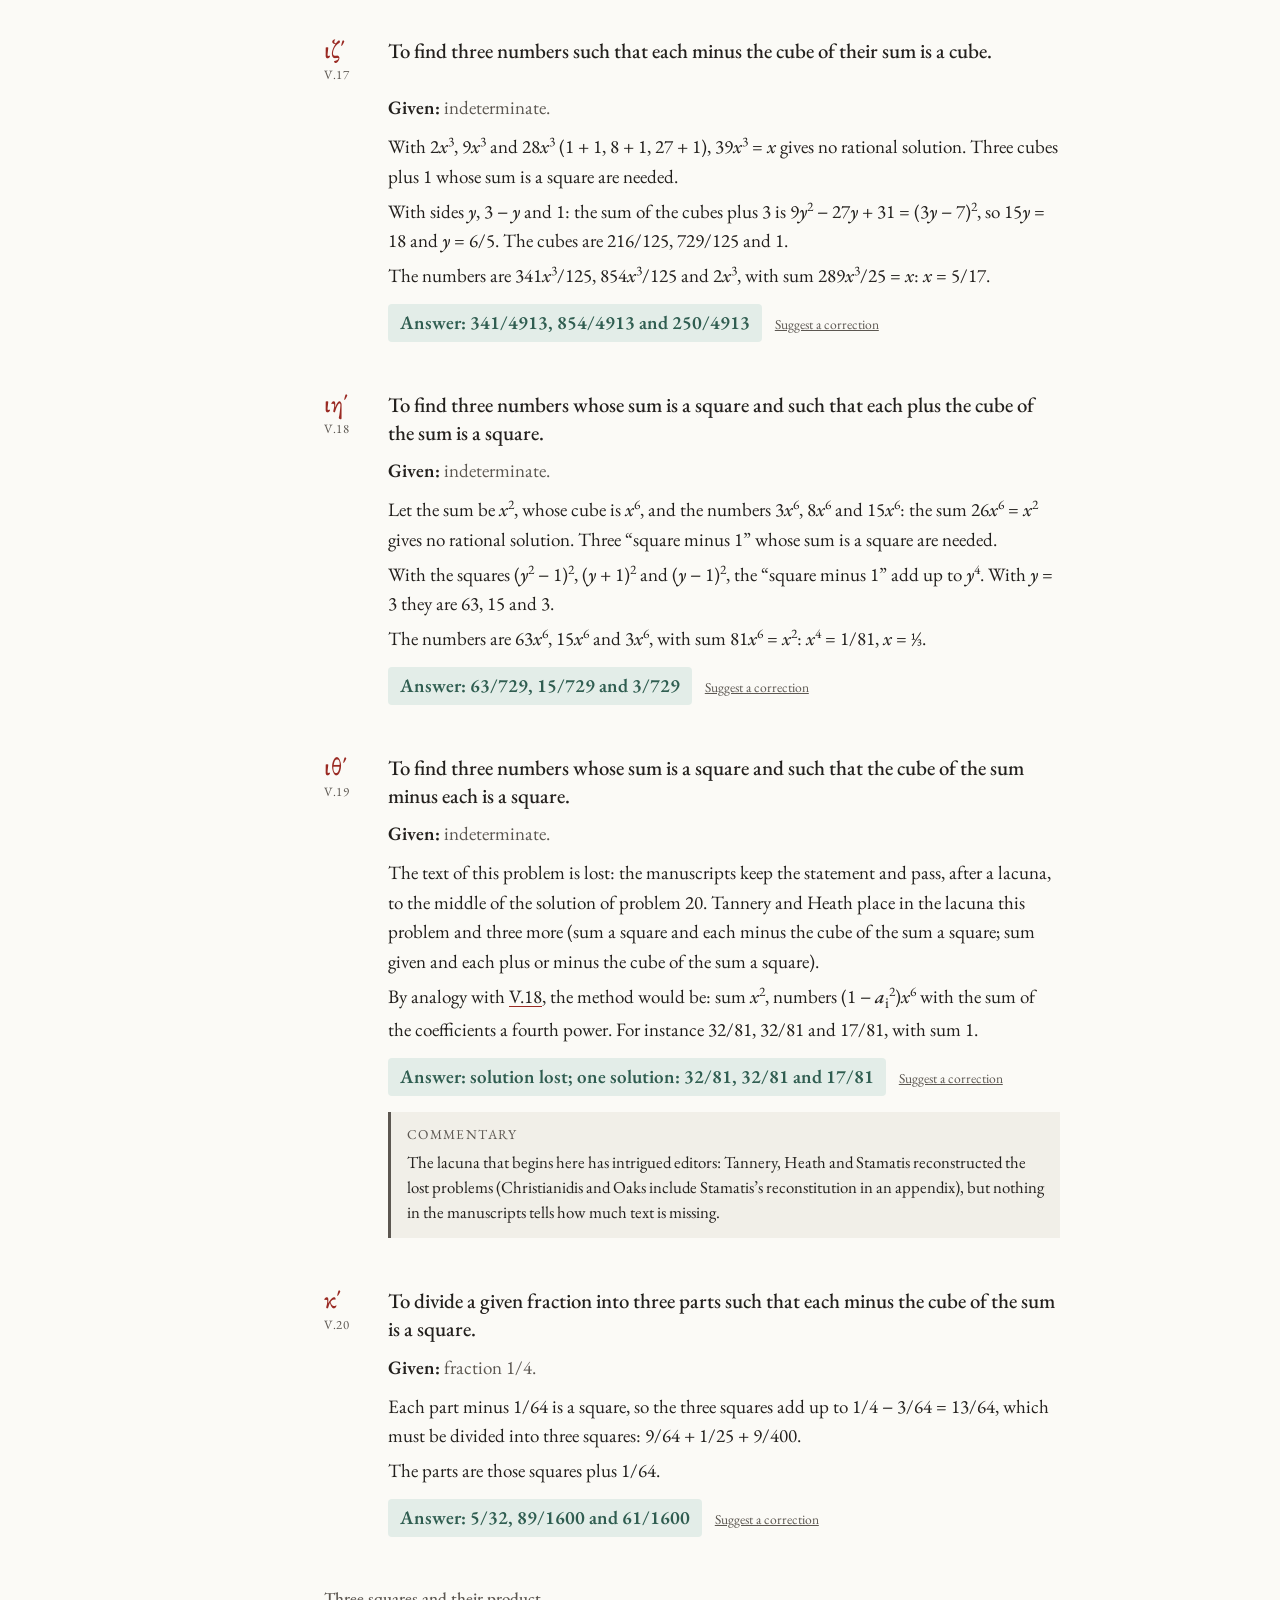
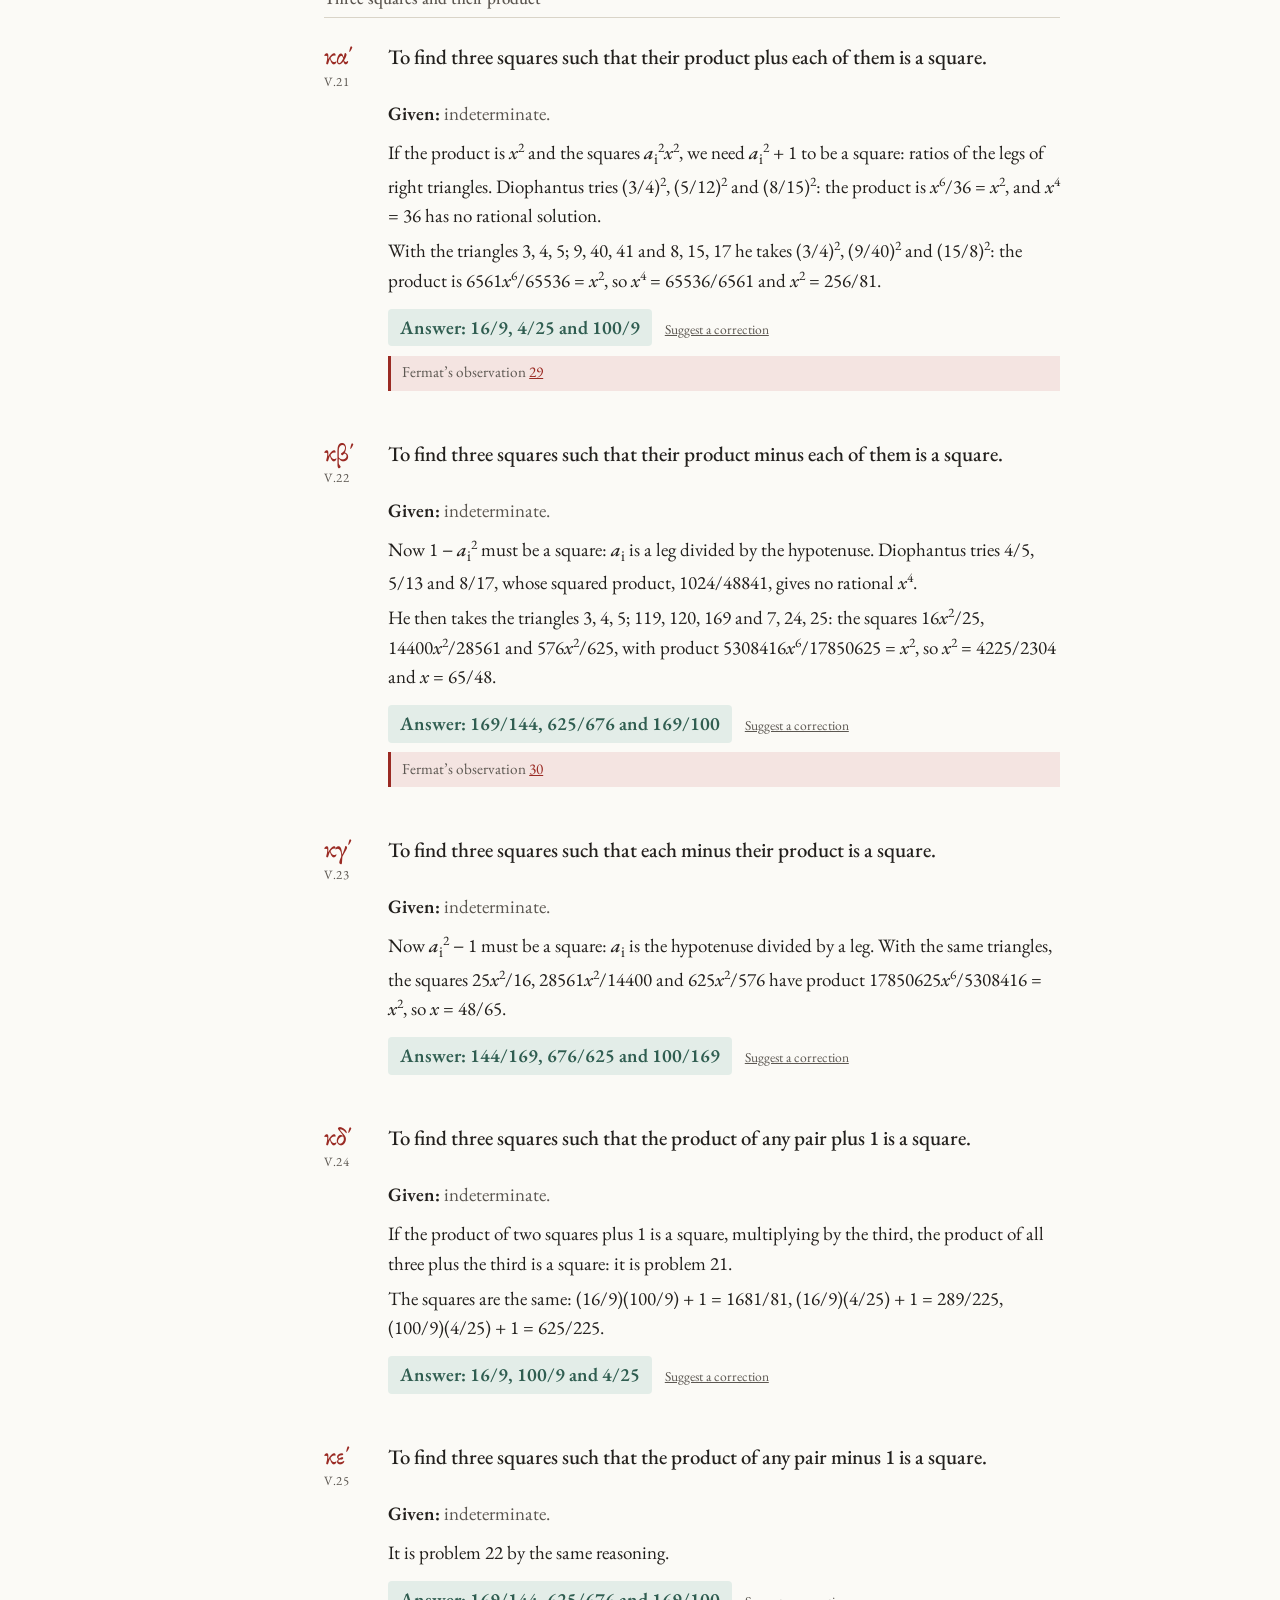
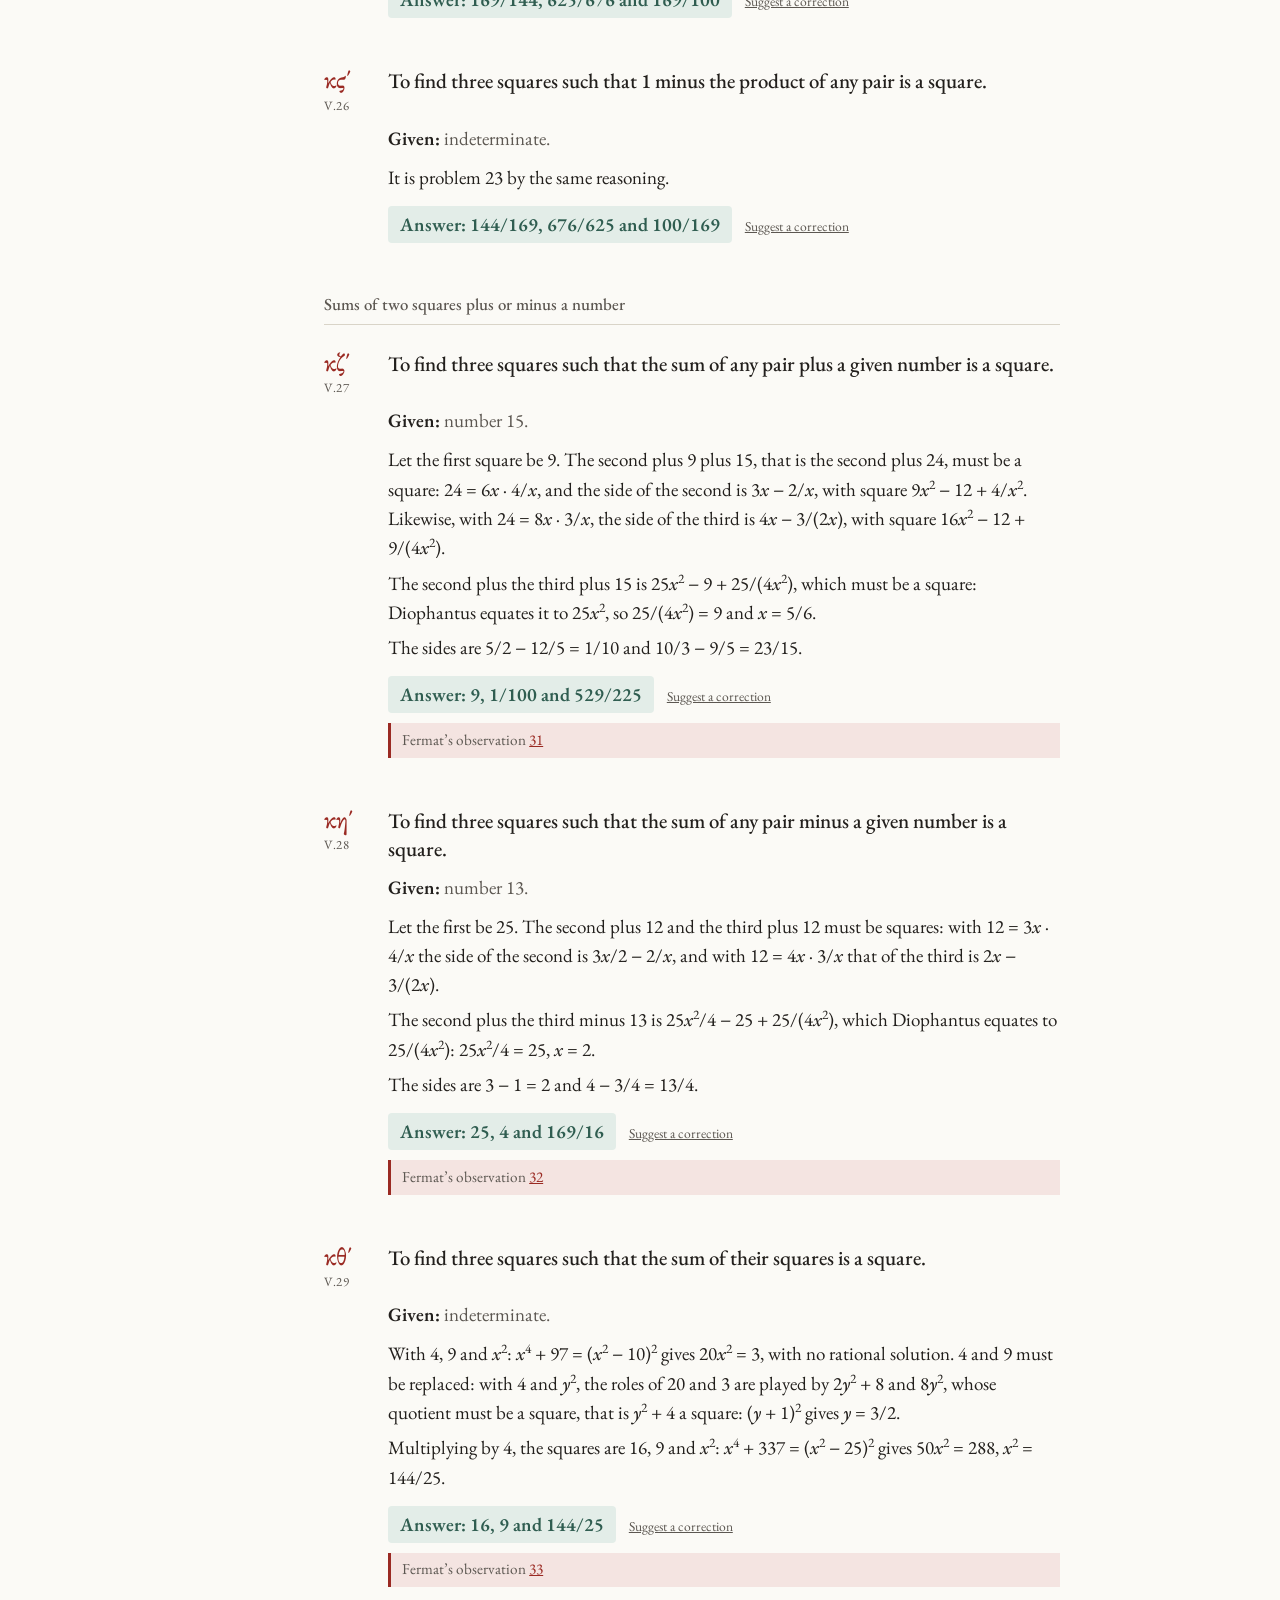
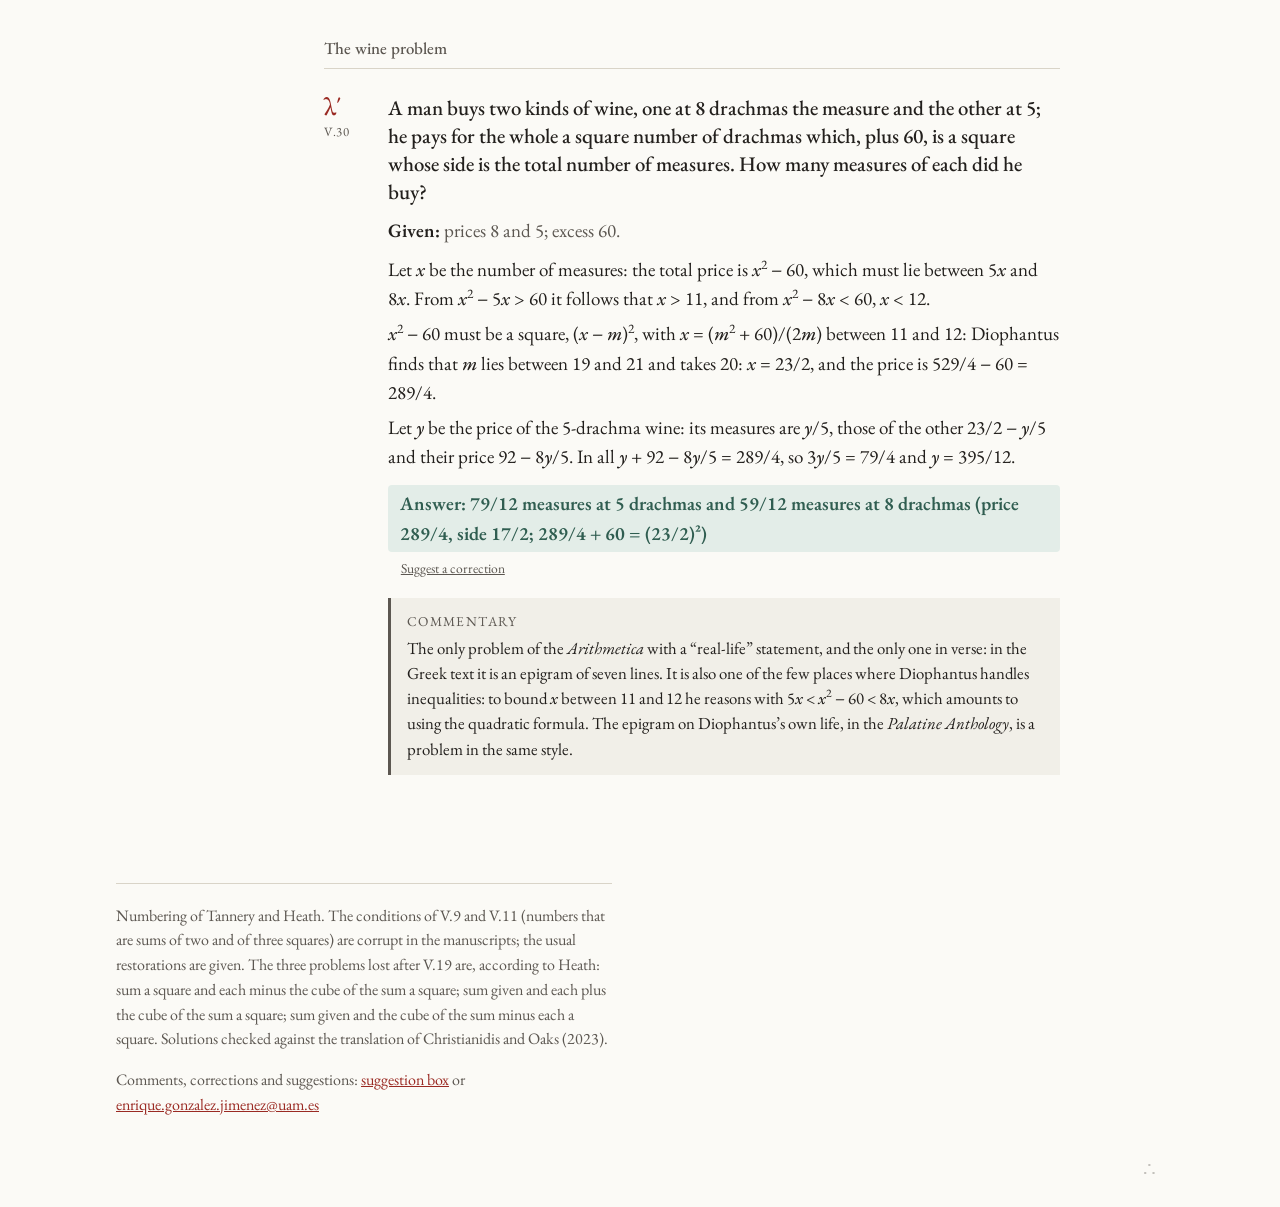
<file: libro-5.html>
<!DOCTYPE html>
<html lang="en">
<head>
<meta charset="utf-8">
<meta name="viewport" content="width=device-width, initial-scale=1, viewport-fit=cover">
<link rel="preconnect" href="https://fonts.googleapis.com">
<link rel="preconnect" href="https://fonts.gstatic.com" crossorigin>
<link href="https://fonts.googleapis.com/css2?family=EB+Garamond:ital,wght@0,400;0,500;0,600;1,400;1,500&family=GFS+Didot&display=swap" rel="stylesheet">
<link rel="stylesheet" href="assets/estilo.css?v=3e18a161">
<title>Diofanto · Aritmética · Libro V</title>
<!--meta-->
<meta name="description" content="Book V of Diophantus’s Arithmetica: 30 problems with Diophantus’s solutions, modern equations, SageMath cells and the geometry of each problem.">
<link rel="canonical" href="https://arithmeticaofdiophantus.github.io/libro-5.html">
<meta property="og:type" content="website">
<meta property="og:site_name" content="The Arithmetica of Diophantus">
<meta property="og:title" content="Book V · The Arithmetica of Diophantus">
<meta property="og:description" content="Book V of Diophantus’s Arithmetica: 30 problems with Diophantus’s solutions, modern equations, SageMath cells and the geometry of each problem.">
<meta property="og:url" content="https://arithmeticaofdiophantus.github.io/libro-5.html">
<meta property="og:image" content="https://arithmeticaofdiophantus.github.io/assets/img/og-card.jpg">
<meta property="og:image:width" content="1200">
<meta property="og:image:height" content="630">
<meta property="og:image:alt" content="ΑΡΙΘΜΗΤΙΚΑ: The Arithmetica of Diophantus, beside page 61 of the 1670 edition with Fermat’s note">
<meta property="og:locale" content="en_GB">
<meta property="og:locale:alternate" content="es_ES">
<meta name="twitter:card" content="summary_large_image">
<meta name="twitter:title" content="Book V · The Arithmetica of Diophantus">
<meta name="twitter:description" content="Book V of Diophantus’s Arithmetica: 30 problems with Diophantus’s solutions, modern equations, SageMath cells and the geometry of each problem.">
<meta name="twitter:image" content="https://arithmeticaofdiophantus.github.io/assets/img/og-card.jpg">
<!--/meta-->
<script>try{var t=localStorage.getItem("diofanto-tema");if(t==="dark"||t==="light")document.documentElement.setAttribute("data-theme",t)}catch(e){}</script>
<script src="https://sagecell.sagemath.org/static/embedded_sagecell.js"></script>
</head>
<body class="lang-en">
<div class="page">
<!--BOOK1-->
<div data-book="v">
    <div class="topbar">
      <span><a href="index.html" data-i18n="es">← Inicio</a><a href="index.html" data-i18n="en">← Home</a></span>
      <nav>
        <span data-i18n="es"><a href="index.html#buscar">Buscar</a><a href="index.html#libros">Otros libros</a></span>
        <span data-i18n="en"><a href="index.html#buscar">Search</a><a href="index.html#libros">Other books</a></span>
        <button type="button" class="themesw" aria-label="Dark mode" title="Dark mode">☾</button><span class="langsw" role="group" aria-label="Language / Idioma"><button type="button" data-lang="en">EN</button><button type="button" data-lang="es">ES</button></span>
      </nav>
    </div>
    <header>
      <p class="greek">ΔΙΟΦΑΝΤΟΥ ΑΛΕΞΑΝΔΡΕΩΣ ΑΡΙΘΜΗΤΙΚΩΝ Ε΄</p>
      <h1><span data-i18n="es">Aritmética, Libro V</span><span data-i18n="en">Arithmetica, Book V</span></h1>
      <div class="intro" data-i18n="es">
<p>Los 30 problemas del quinto libro griego, los más difíciles de la obra. Diofanto cita dos veces sus <em>Porismas</em> perdidos (V.3, V.5), usa tres triángulos rectángulos de la misma área (V.7–8), e introduce el <strong>método de aproximación</strong> (<em>parisótes</em>) para dividir un número en dos o tres cuadrados casi iguales (V.9–14), con las condiciones aritméticas más famosas de la obra: qué números son suma de dos o de tres cuadrados. Termina con el único problema de la vida corriente, el del vino (V.30).</p>
        <p>Entre V.19 y V.20 los manuscritos tienen una laguna: se ha perdido la resolución de V.19 y, según Tannery y Heath, tres problemas más. Las resoluciones reproducen paso a paso lo que hace Diofanto, con sus intentos descartados y sus problemas auxiliares, según Tannery (1893) y Heath (1910); la columna de ecuaciones da la formulación moderna, y todas las celdas de SageMath devuelven las respuestas de Diofanto.</p>
      </div>
      <div class="intro" data-i18n="en">
<p>The 30 problems of the fifth Greek book, the hardest of the work. Diophantus twice cites his lost <em>Porisms</em> (V.3, V.5), uses three right triangles of the same area (V.7–8), and introduces the <strong>method of approximation</strong> (<em>parisotes</em>) to divide a number into two or three nearly equal squares (V.9–14), with the most famous arithmetical conditions of the work: which numbers are sums of two or of three squares. It ends with the only everyday problem, the wine problem (V.30).</p>
        <p>Between V.19 and V.20 the manuscripts have a lacuna: the solution of V.19 and, according to Tannery and Heath, three more problems are lost. The solutions reproduce step by step what Diophantus does, with his discarded attempts and auxiliary problems, following Tannery (1893) and Heath (1910); the equations column gives the modern formulation, and every SageMath cell returns Diophantus’s answers.</p>
      </div>
      <div class="controls">
        <button class="toggle toggle-sol" type="button" aria-pressed="false">Ocultar soluciones</button>
        <button class="toggle toggle-eq" type="button" aria-pressed="false">Mostrar ecuaciones</button>
        <button class="toggle toggle-geo" type="button" aria-pressed="false">Mostrar geometría</button>
        <span class="hint" data-i18n="es">oculta las soluciones para intentar los problemas; muestra las ecuaciones para ver, junto a cada uno, su formulación moderna, su resolución algebraica y una celda de SageMath; con las ecuaciones a la vista, muestra la geometría para ver qué variedad define el problema (dimensión, género, parametrización, curva elíptica con su grupo de Mordell–Weil y enlace a la LMFDB)</span>
        <span class="hint" data-i18n="en">hide the solutions to try the problems yourself; show the equations to see, beside each one, its modern formulation, its algebraic solution and a SageMath cell; with the equations shown, show the geometry to see which variety the problem defines (dimension, genus, parametrization, elliptic curve with its Mordell–Weil group and LMFDB link)</span>
      </div>
    </header>
    <div class="layout">
      <nav class="rail" aria-label="Índice / Index"><div class="numerals" role="group"><button type="button" data-num="griega">α΄</button><button type="button" data-num="arabiga">1</button></div></nav>
      <main class="main"></main>
    </div>
    <footer>
      <p data-i18n="es">Numeración de Tannery y Heath. Las condiciones de V.9 y V.11 (números que son suma de dos y de tres cuadrados) están corruptas en los manuscritos; se dan las restituciones habituales. Los tres problemas perdidos tras V.19 son, según Heath: suma cuadrada y cada uno menos el cubo de la suma cuadrado; suma dada y cada uno más el cubo de la suma cuadrado; suma dada y el cubo de la suma menos cada uno cuadrado. Resoluciones cotejadas con la traducción de Christianidis y Oaks (2023).</p>
      <p data-i18n="en">Numbering of Tannery and Heath. The conditions of V.9 and V.11 (numbers that are sums of two and of three squares) are corrupt in the manuscripts; the usual restorations are given. The three problems lost after V.19 are, according to Heath: sum a square and each minus the cube of the sum a square; sum given and each plus the cube of the sum a square; sum given and the cube of the sum minus each a square. Solutions checked against the translation of Christianidis and Oaks (2023).</p>
      <p class="contact" data-i18n="es">Comentarios, correcciones y sugerencias: <a href="#" class="open-box">buzón de sugerencias</a> o <a class="mail" data-u="enrique.gonzalez.jimenez" data-d="uam.es" href="#">enrique.gonzalez.jimenez [arroba] uam.es</a></p>
      <p class="contact" data-i18n="en">Comments, corrections and suggestions: <a href="#" class="open-box">suggestion box</a> or <a class="mail" data-u="enrique.gonzalez.jimenez" data-d="uam.es" href="#">enrique.gonzalez.jimenez [at] uam.es</a></p>
    <a class="stats-dot" href="https://arithmeticaofdiophantus.goatcounter.com" target="_blank" rel="noopener" aria-label="Estadísticas de visitas / Visit statistics" title="∴">∴</a></footer>
</div>
<!--/BOOK1-->
</div>
<script src="assets/idioma.js?v=5a9461fb"></script>
<script src="assets/geo.js?v=7d1f947c"></script>
  <script src="assets/fermat.js?v=40c2157d"></script>
  <script src="assets/problemas.js?v=35027ec7"></script>
<script src="assets/libro-5.js?v=6ccfe626"></script>
<script data-goatcounter="https://arithmeticaofdiophantus.goatcounter.com/count" async src="https://gc.zgo.at/count.js"></script>
</body>
</html>
</file>
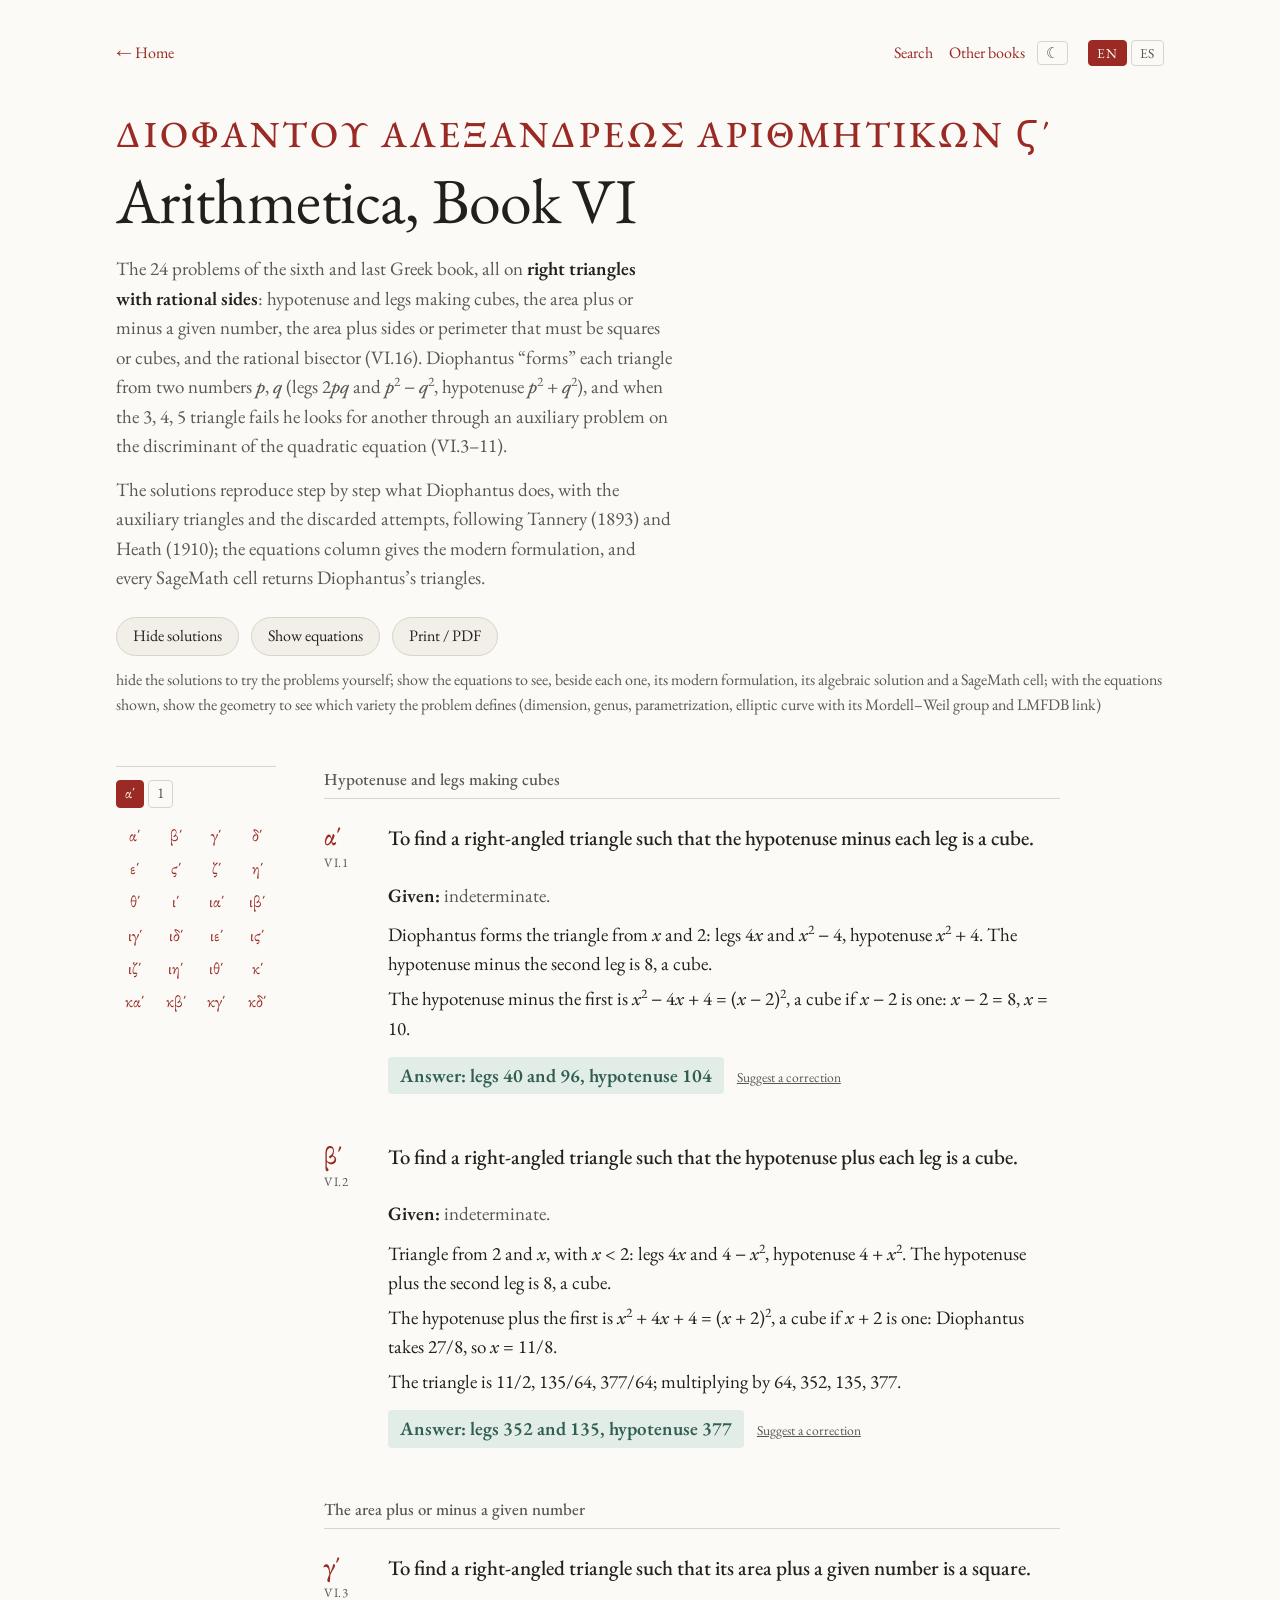
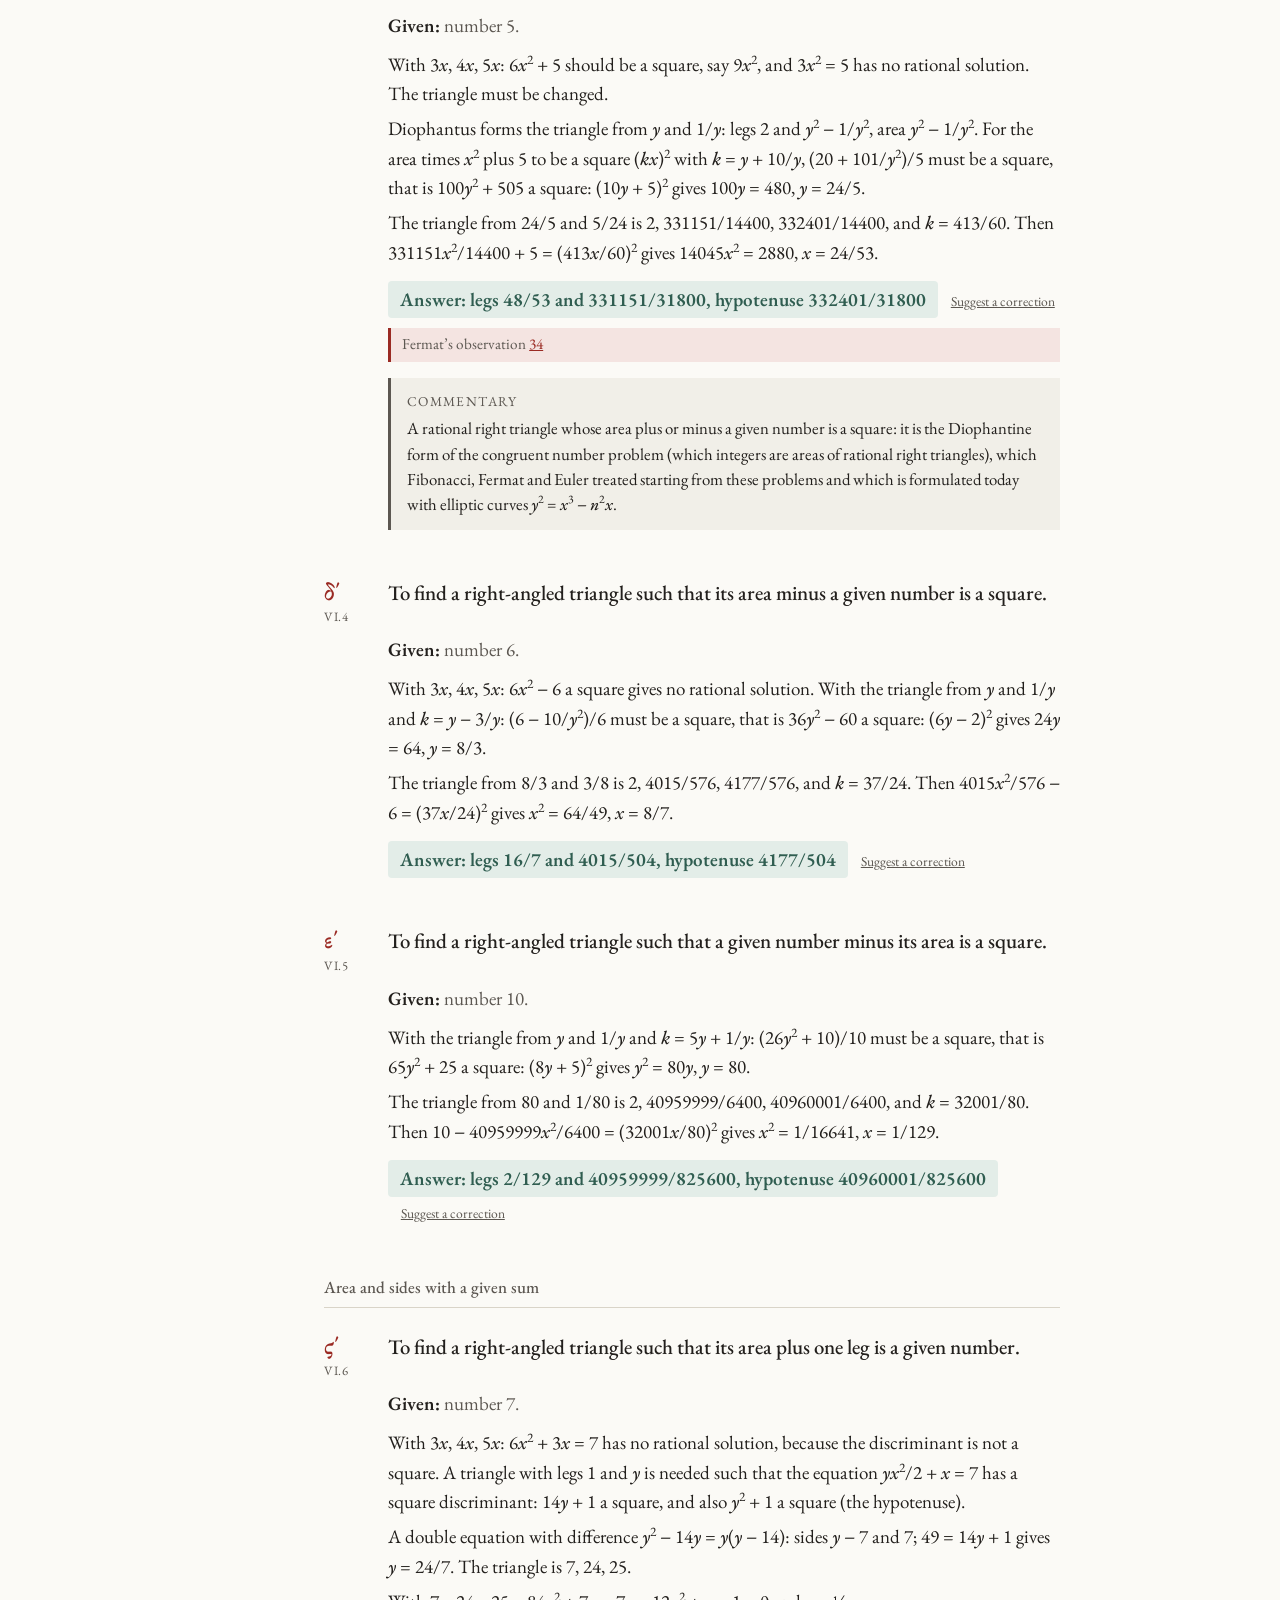
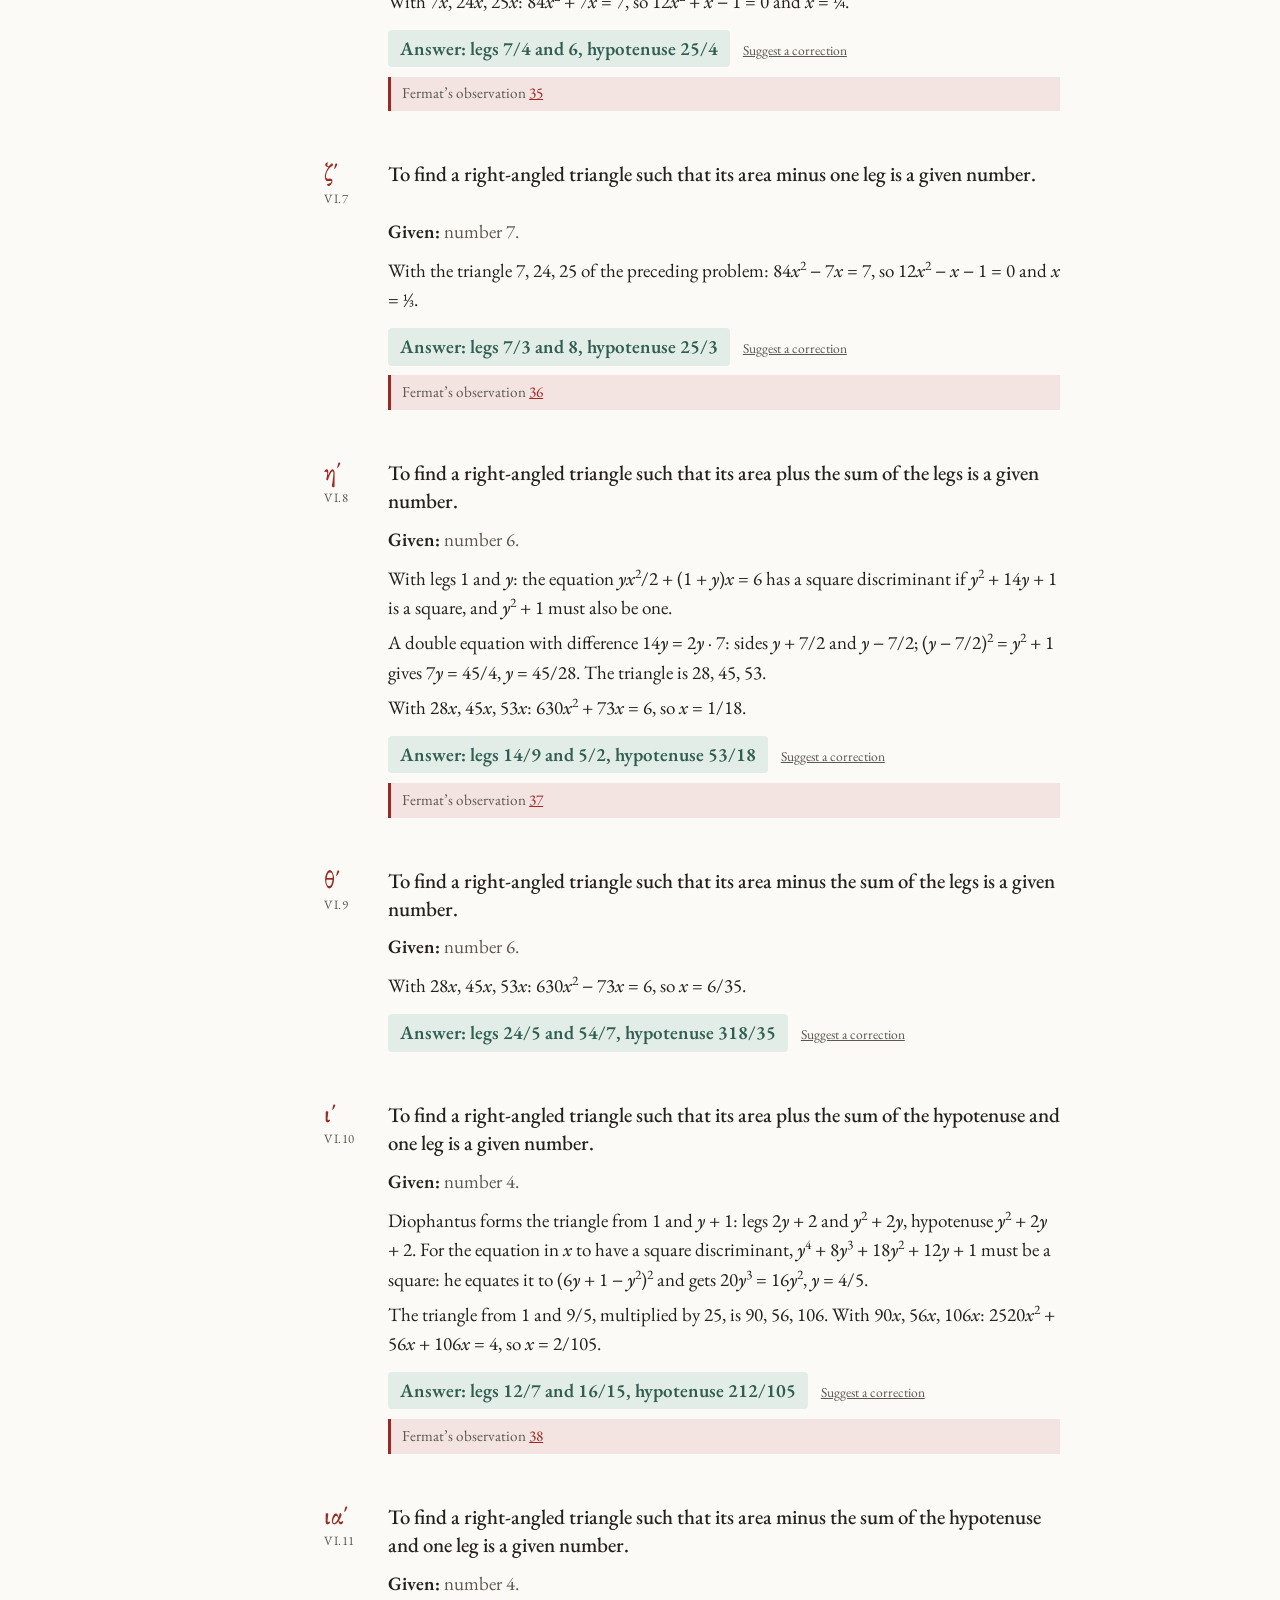
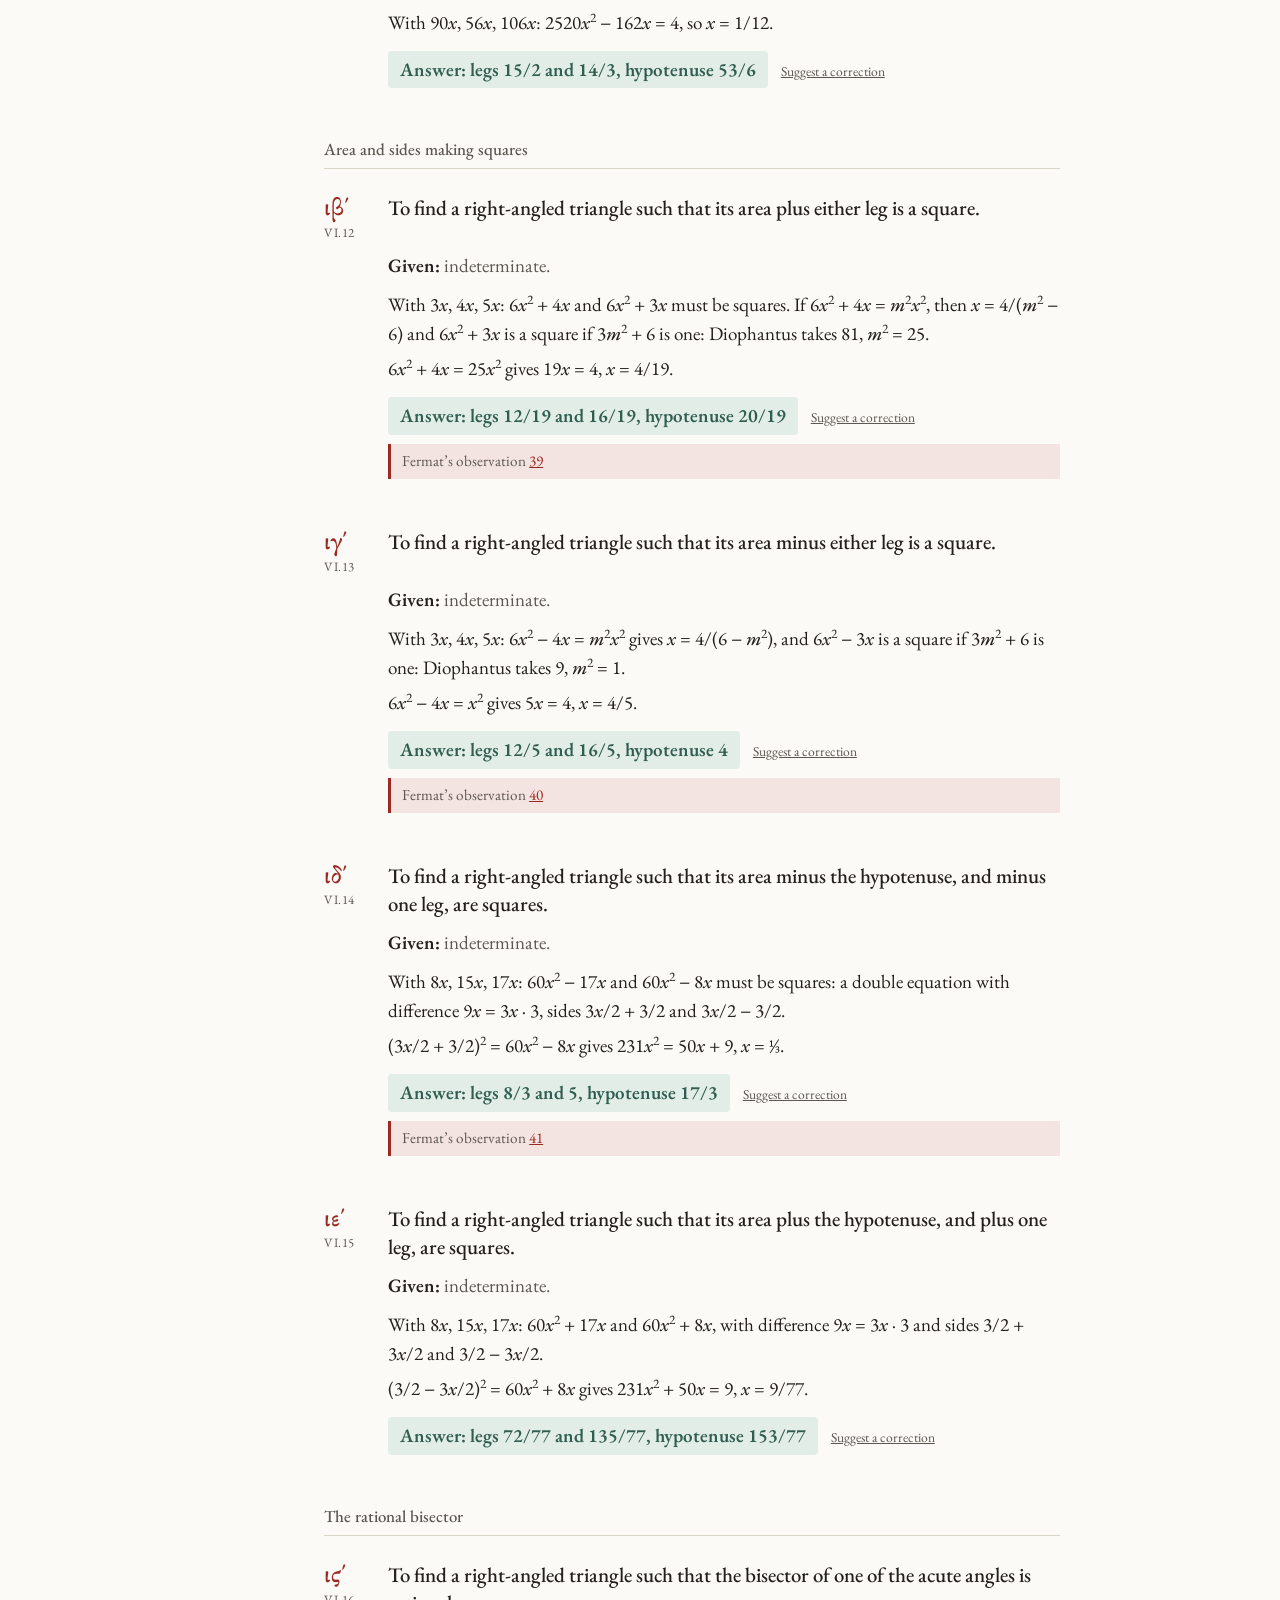
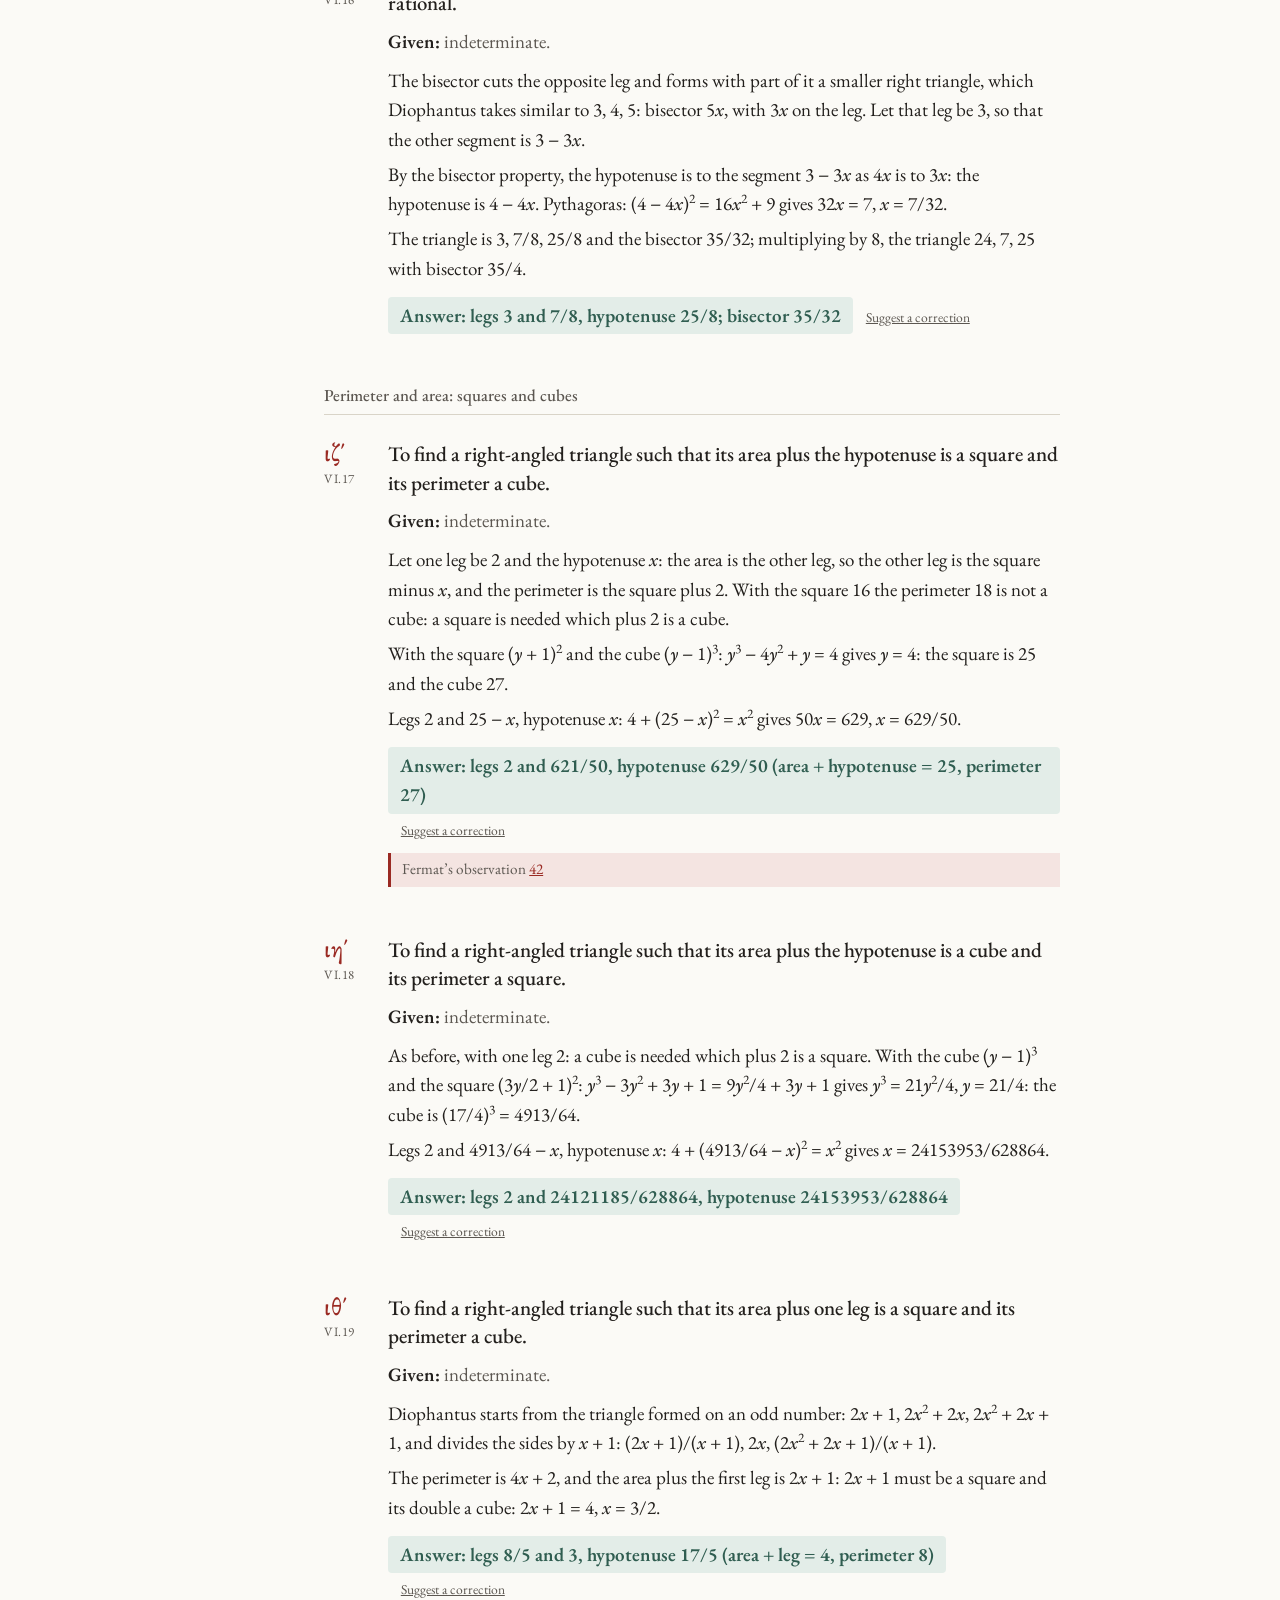
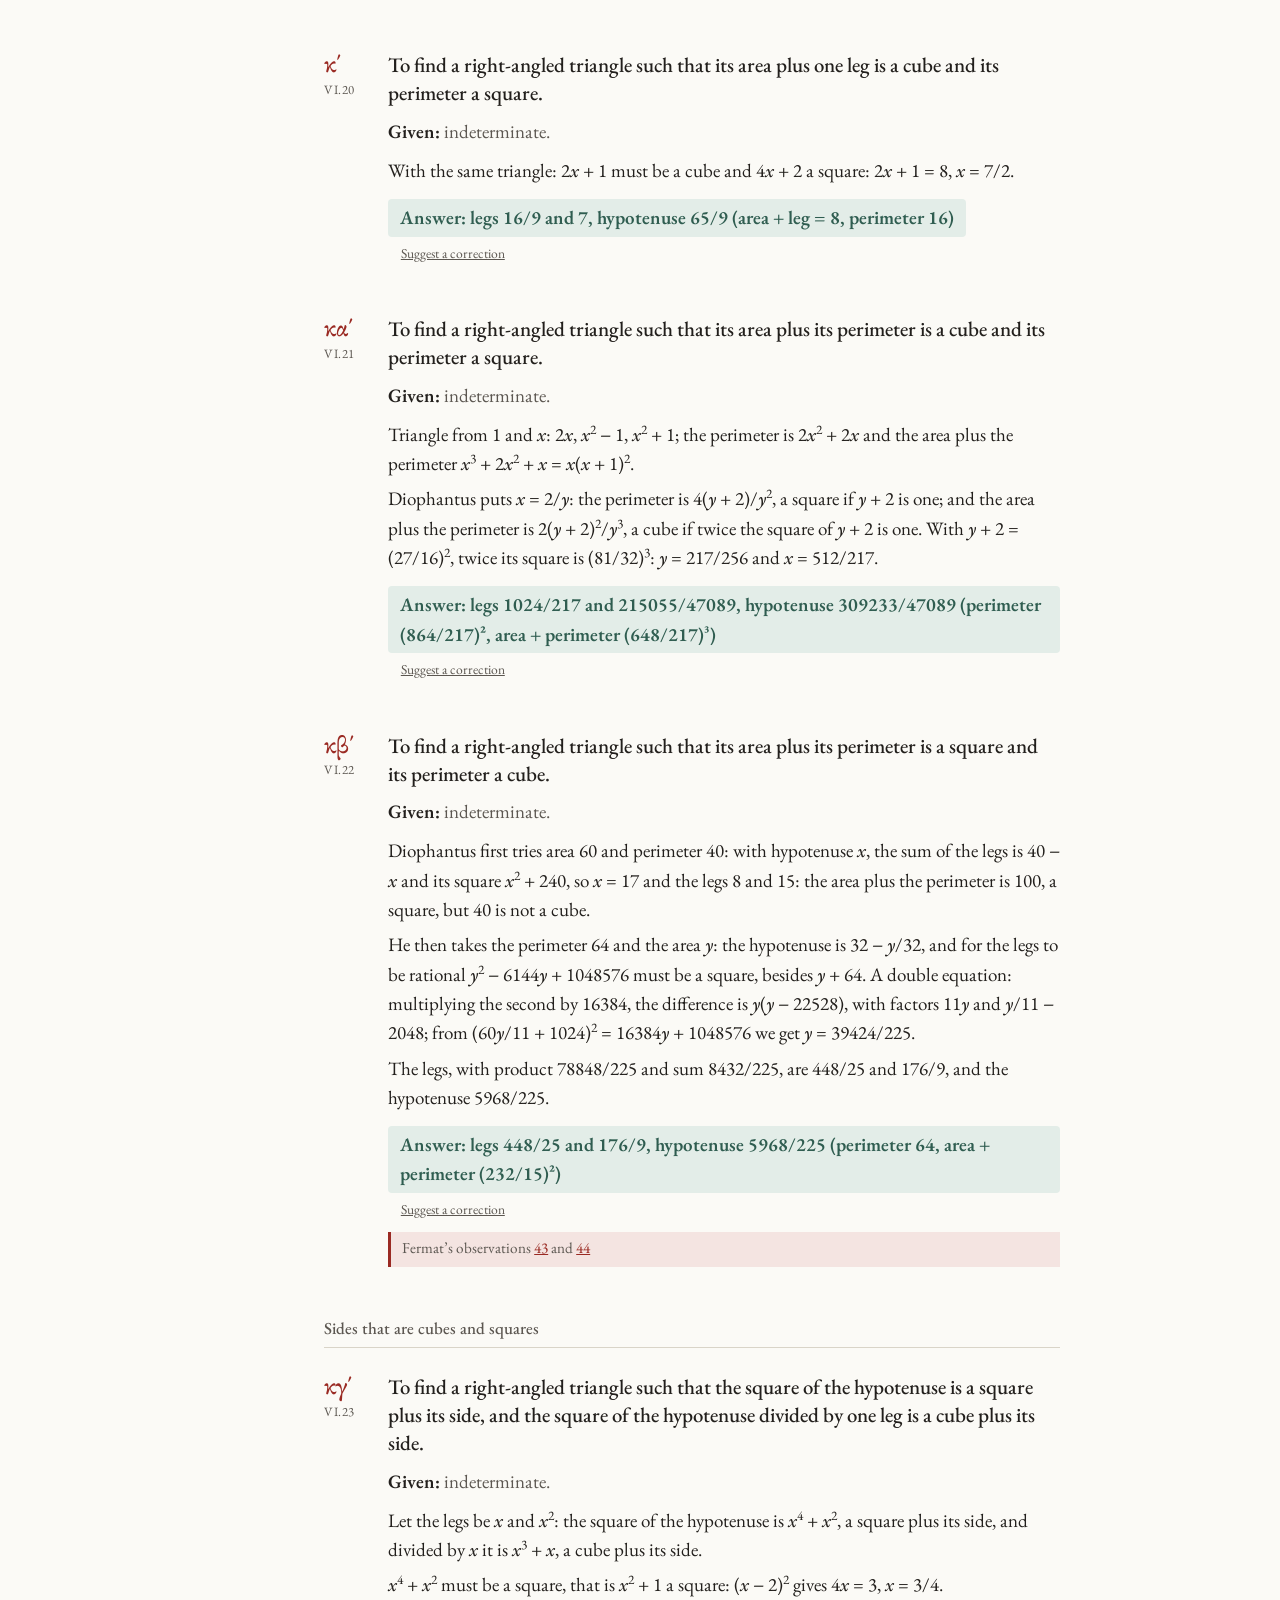
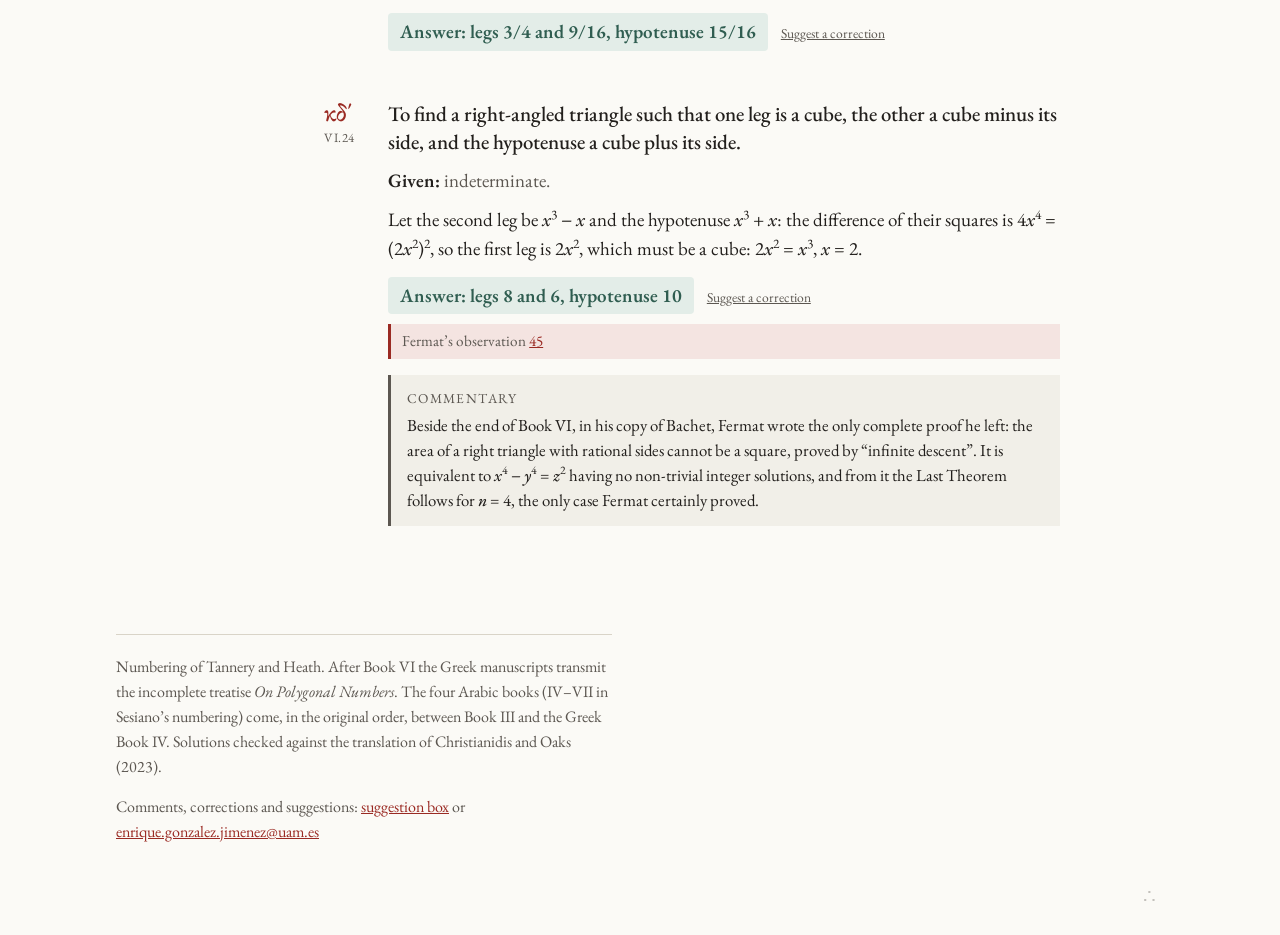
<file: libro-6.html>
<!DOCTYPE html>
<html lang="en">
<head>
<meta charset="utf-8">
<meta name="viewport" content="width=device-width, initial-scale=1, viewport-fit=cover">
<link rel="preconnect" href="https://fonts.googleapis.com">
<link rel="preconnect" href="https://fonts.gstatic.com" crossorigin>
<link href="https://fonts.googleapis.com/css2?family=EB+Garamond:ital,wght@0,400;0,500;0,600;1,400;1,500&family=GFS+Didot&display=swap" rel="stylesheet">
<link rel="stylesheet" href="assets/estilo.css?v=3e18a161">
<title>Diofanto · Aritmética · Libro VI</title>
<!--meta-->
<meta name="description" content="Book VI of Diophantus’s Arithmetica: 24 problems with Diophantus’s solutions, modern equations, SageMath cells and the geometry of each problem.">
<link rel="canonical" href="https://arithmeticaofdiophantus.github.io/libro-6.html">
<meta property="og:type" content="website">
<meta property="og:site_name" content="The Arithmetica of Diophantus">
<meta property="og:title" content="Book VI · The Arithmetica of Diophantus">
<meta property="og:description" content="Book VI of Diophantus’s Arithmetica: 24 problems with Diophantus’s solutions, modern equations, SageMath cells and the geometry of each problem.">
<meta property="og:url" content="https://arithmeticaofdiophantus.github.io/libro-6.html">
<meta property="og:image" content="https://arithmeticaofdiophantus.github.io/assets/img/og-card.jpg">
<meta property="og:image:width" content="1200">
<meta property="og:image:height" content="630">
<meta property="og:image:alt" content="ΑΡΙΘΜΗΤΙΚΑ: The Arithmetica of Diophantus, beside page 61 of the 1670 edition with Fermat’s note">
<meta property="og:locale" content="en_GB">
<meta property="og:locale:alternate" content="es_ES">
<meta name="twitter:card" content="summary_large_image">
<meta name="twitter:title" content="Book VI · The Arithmetica of Diophantus">
<meta name="twitter:description" content="Book VI of Diophantus’s Arithmetica: 24 problems with Diophantus’s solutions, modern equations, SageMath cells and the geometry of each problem.">
<meta name="twitter:image" content="https://arithmeticaofdiophantus.github.io/assets/img/og-card.jpg">
<!--/meta-->
<script>try{var t=localStorage.getItem("diofanto-tema");if(t==="dark"||t==="light")document.documentElement.setAttribute("data-theme",t)}catch(e){}</script>
<script src="https://sagecell.sagemath.org/static/embedded_sagecell.js"></script>
</head>
<body class="lang-en">
<div class="page">
<!--BOOK1-->
<div data-book="vi">
    <div class="topbar">
      <span><a href="index.html" data-i18n="es">← Inicio</a><a href="index.html" data-i18n="en">← Home</a></span>
      <nav>
        <span data-i18n="es"><a href="index.html#buscar">Buscar</a><a href="index.html#libros">Otros libros</a></span>
        <span data-i18n="en"><a href="index.html#buscar">Search</a><a href="index.html#libros">Other books</a></span>
        <button type="button" class="themesw" aria-label="Dark mode" title="Dark mode">☾</button><span class="langsw" role="group" aria-label="Language / Idioma"><button type="button" data-lang="en">EN</button><button type="button" data-lang="es">ES</button></span>
      </nav>
    </div>
    <header>
      <p class="greek">ΔΙΟΦΑΝΤΟΥ ΑΛΕΞΑΝΔΡΕΩΣ ΑΡΙΘΜΗΤΙΚΩΝ Ϛ΄</p>
      <h1><span data-i18n="es">Aritmética, Libro VI</span><span data-i18n="en">Arithmetica, Book VI</span></h1>
      <div class="intro" data-i18n="es">
<p>Los 24 problemas del sexto y último libro griego, todos sobre <strong>triángulos rectángulos de lados racionales</strong>: hipotenusa y catetos que hacen cubos, el área más o menos un número dado, el área más lados o perímetro que deben ser cuadrados o cubos, y la bisectriz racional (VI.16). Diofanto «forma» cada triángulo a partir de dos números <var>p</var>, <var>q</var> (catetos 2<var>pq</var> y <var>p</var><sup>2</sup> − <var>q</var><sup>2</sup>, hipotenusa <var>p</var><sup>2</sup> + <var>q</var><sup>2</sup>), y cuando el triángulo 3, 4, 5 no sirve, busca otro con un problema auxiliar sobre el discriminante de la ecuación de segundo grado (VI.3–11).</p>
        <p>Las resoluciones reproducen paso a paso lo que hace Diofanto, con los triángulos auxiliares y los intentos descartados, según Tannery (1893) y Heath (1910); la columna de ecuaciones da la formulación moderna, y todas las celdas de SageMath devuelven los triángulos de Diofanto.</p>
      </div>
      <div class="intro" data-i18n="en">
<p>The 24 problems of the sixth and last Greek book, all on <strong>right triangles with rational sides</strong>: hypotenuse and legs making cubes, the area plus or minus a given number, the area plus sides or perimeter that must be squares or cubes, and the rational bisector (VI.16). Diophantus “forms” each triangle from two numbers <var>p</var>, <var>q</var> (legs 2<var>pq</var> and <var>p</var><sup>2</sup> − <var>q</var><sup>2</sup>, hypotenuse <var>p</var><sup>2</sup> + <var>q</var><sup>2</sup>), and when the 3, 4, 5 triangle fails he looks for another through an auxiliary problem on the discriminant of the quadratic equation (VI.3–11).</p>
        <p>The solutions reproduce step by step what Diophantus does, with the auxiliary triangles and the discarded attempts, following Tannery (1893) and Heath (1910); the equations column gives the modern formulation, and every SageMath cell returns Diophantus’s triangles.</p>
      </div>
      <div class="controls">
        <button class="toggle toggle-sol" type="button" aria-pressed="false">Ocultar soluciones</button>
        <button class="toggle toggle-eq" type="button" aria-pressed="false">Mostrar ecuaciones</button>
        <button class="toggle toggle-geo" type="button" aria-pressed="false">Mostrar geometría</button>
        <span class="hint" data-i18n="es">oculta las soluciones para intentar los problemas; muestra las ecuaciones para ver, junto a cada uno, su formulación moderna, su resolución algebraica y una celda de SageMath; con las ecuaciones a la vista, muestra la geometría para ver qué variedad define el problema (dimensión, género, parametrización, curva elíptica con su grupo de Mordell–Weil y enlace a la LMFDB)</span>
        <span class="hint" data-i18n="en">hide the solutions to try the problems yourself; show the equations to see, beside each one, its modern formulation, its algebraic solution and a SageMath cell; with the equations shown, show the geometry to see which variety the problem defines (dimension, genus, parametrization, elliptic curve with its Mordell–Weil group and LMFDB link)</span>
      </div>
    </header>
    <div class="layout">
      <nav class="rail" aria-label="Índice / Index"><div class="numerals" role="group"><button type="button" data-num="griega">α΄</button><button type="button" data-num="arabiga">1</button></div></nav>
      <main class="main"></main>
    </div>
    <footer>
      <p data-i18n="es">Numeración de Tannery y Heath. Tras el Libro VI, los manuscritos griegos transmiten el tratado <em>Sobre los números poligonales</em>, incompleto. Los cuatro libros árabes (IV–VII en la numeración de Sesiano) van, en el orden original, entre el Libro III y este Libro IV griego. Resoluciones cotejadas con la traducción de Christianidis y Oaks (2023).</p>
      <p data-i18n="en">Numbering of Tannery and Heath. After Book VI the Greek manuscripts transmit the incomplete treatise <em>On Polygonal Numbers</em>. The four Arabic books (IV–VII in Sesiano’s numbering) come, in the original order, between Book III and the Greek Book IV. Solutions checked against the translation of Christianidis and Oaks (2023).</p>
      <p class="contact" data-i18n="es">Comentarios, correcciones y sugerencias: <a href="#" class="open-box">buzón de sugerencias</a> o <a class="mail" data-u="enrique.gonzalez.jimenez" data-d="uam.es" href="#">enrique.gonzalez.jimenez [arroba] uam.es</a></p>
      <p class="contact" data-i18n="en">Comments, corrections and suggestions: <a href="#" class="open-box">suggestion box</a> or <a class="mail" data-u="enrique.gonzalez.jimenez" data-d="uam.es" href="#">enrique.gonzalez.jimenez [at] uam.es</a></p>
    <a class="stats-dot" href="https://arithmeticaofdiophantus.goatcounter.com" target="_blank" rel="noopener" aria-label="Estadísticas de visitas / Visit statistics" title="∴">∴</a></footer>
</div>
<!--/BOOK1-->
</div>
<script src="assets/idioma.js?v=5a9461fb"></script>
<script src="assets/geo.js?v=7d1f947c"></script>
  <script src="assets/fermat.js?v=40c2157d"></script>
  <script src="assets/problemas.js?v=35027ec7"></script>
<script src="assets/libro-6.js?v=dfd558b8"></script>
<script data-goatcounter="https://arithmeticaofdiophantus.goatcounter.com/count" async src="https://gc.zgo.at/count.js"></script>
</body>
</html>
</file>
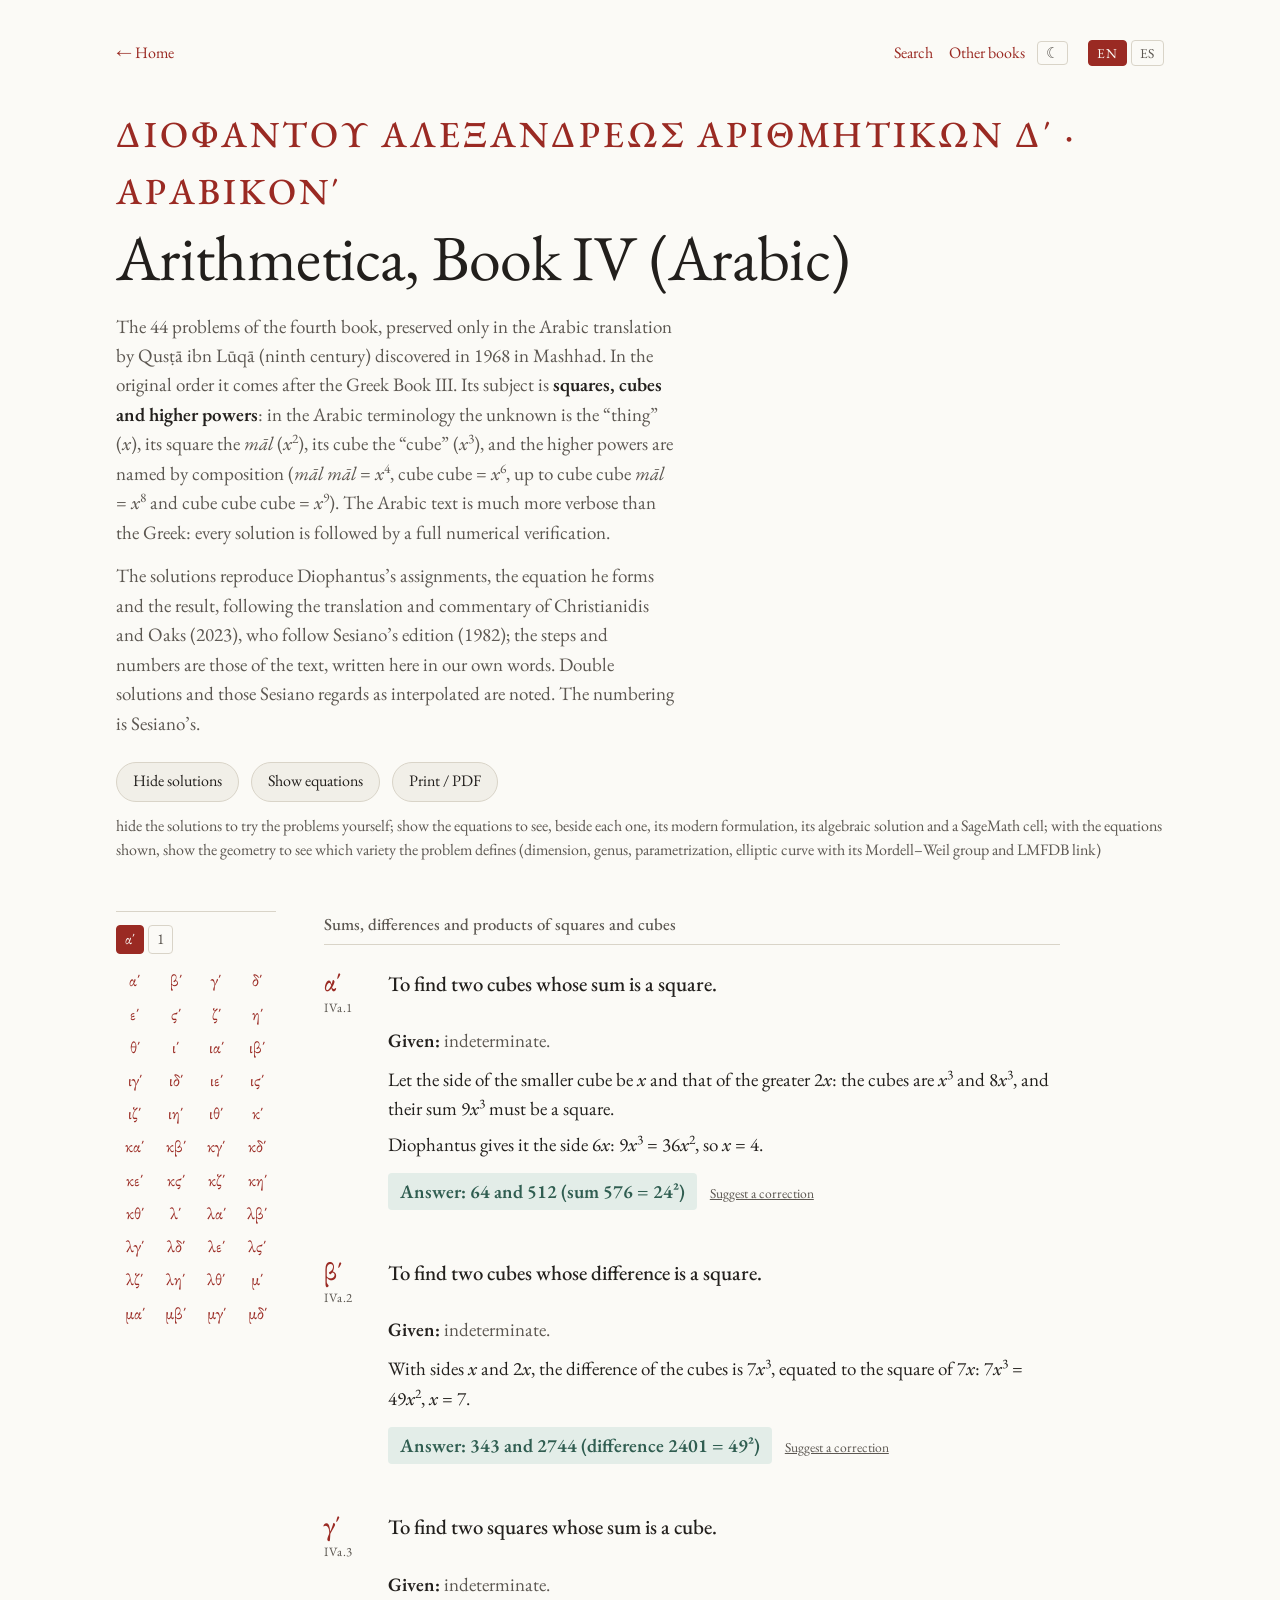
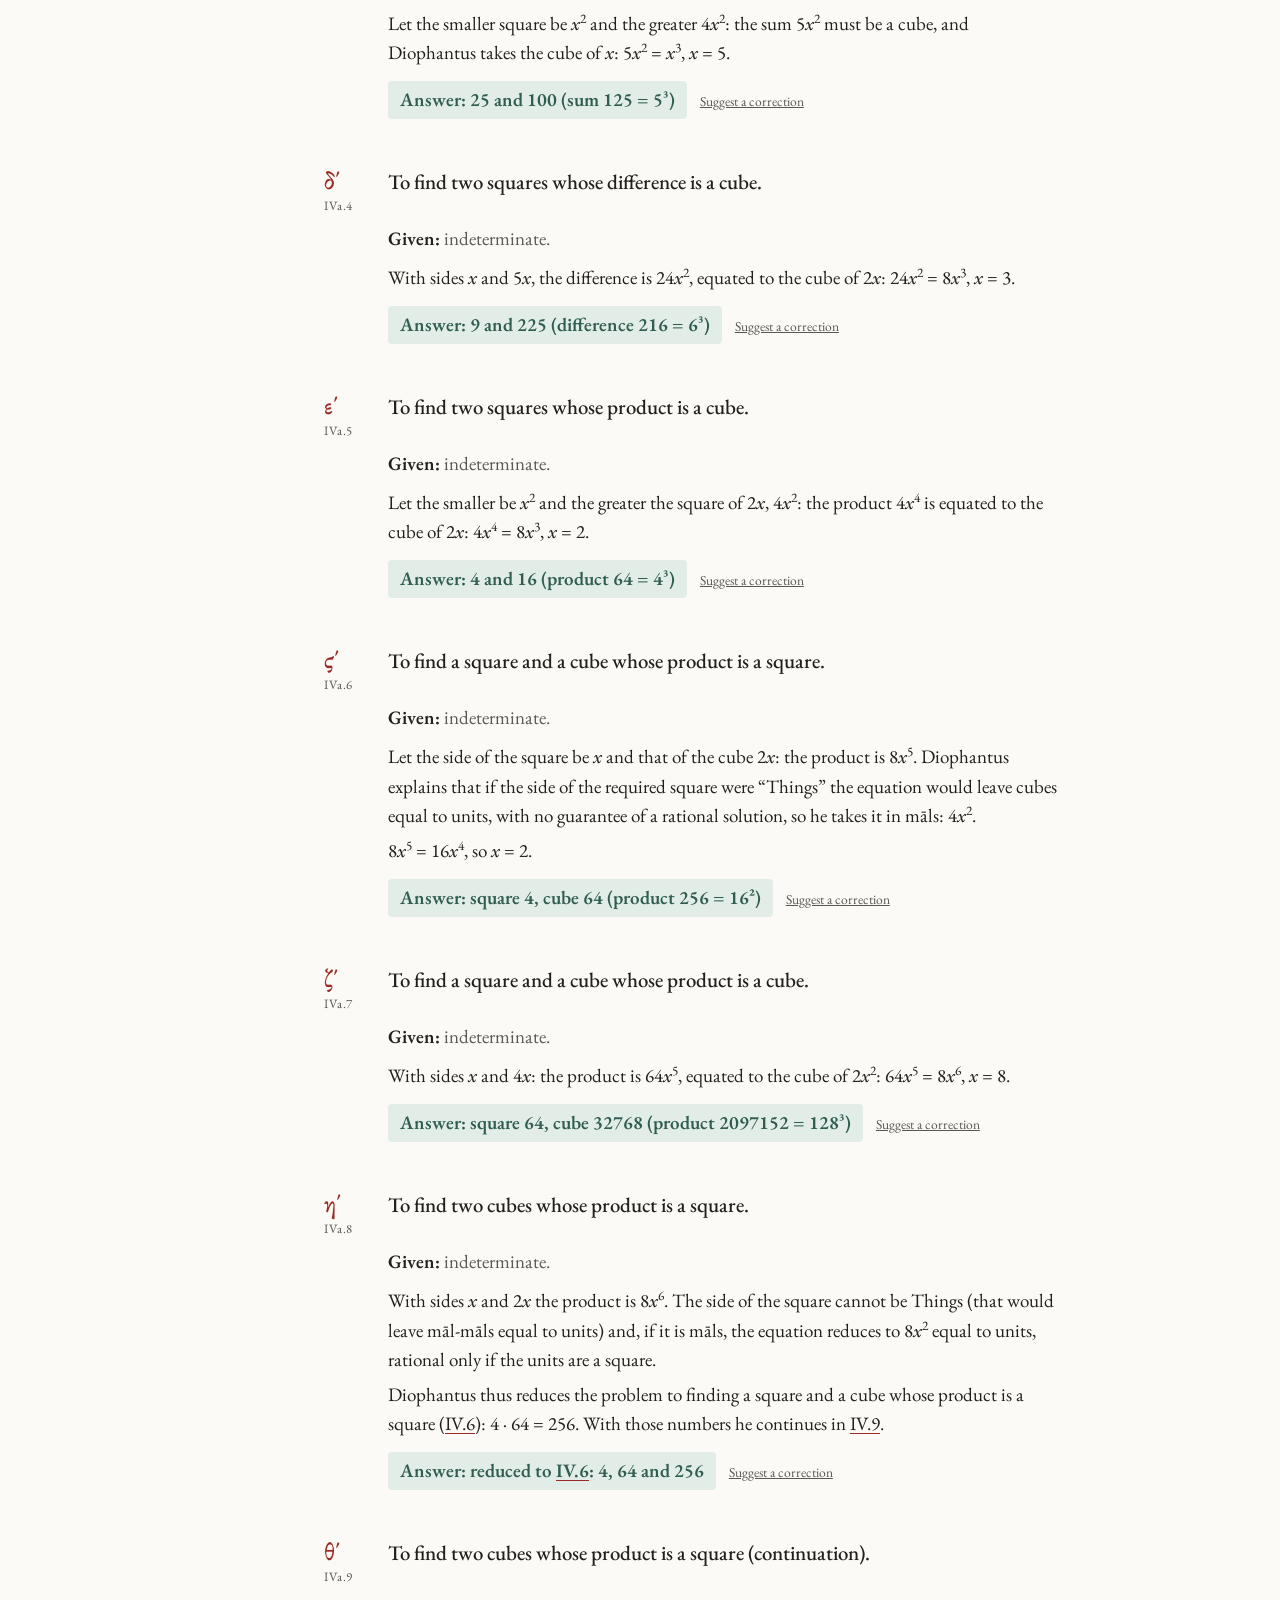
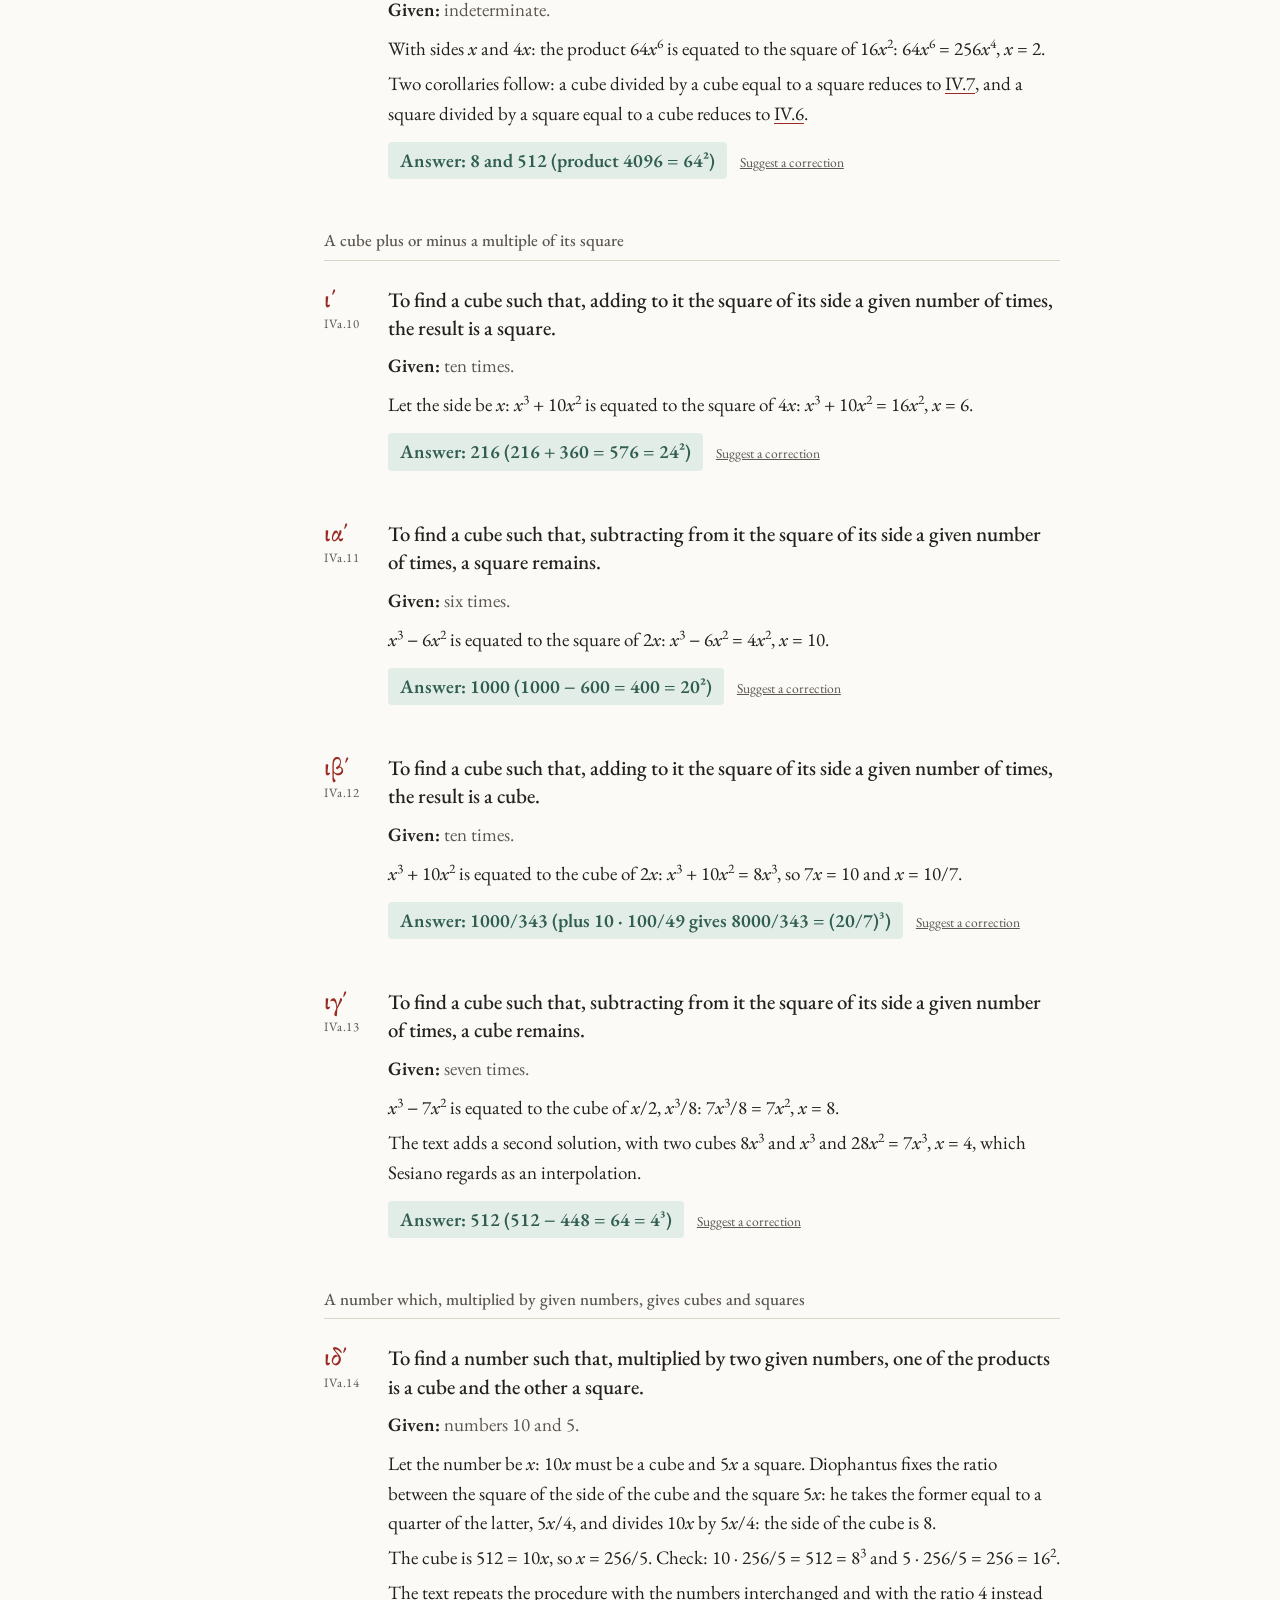
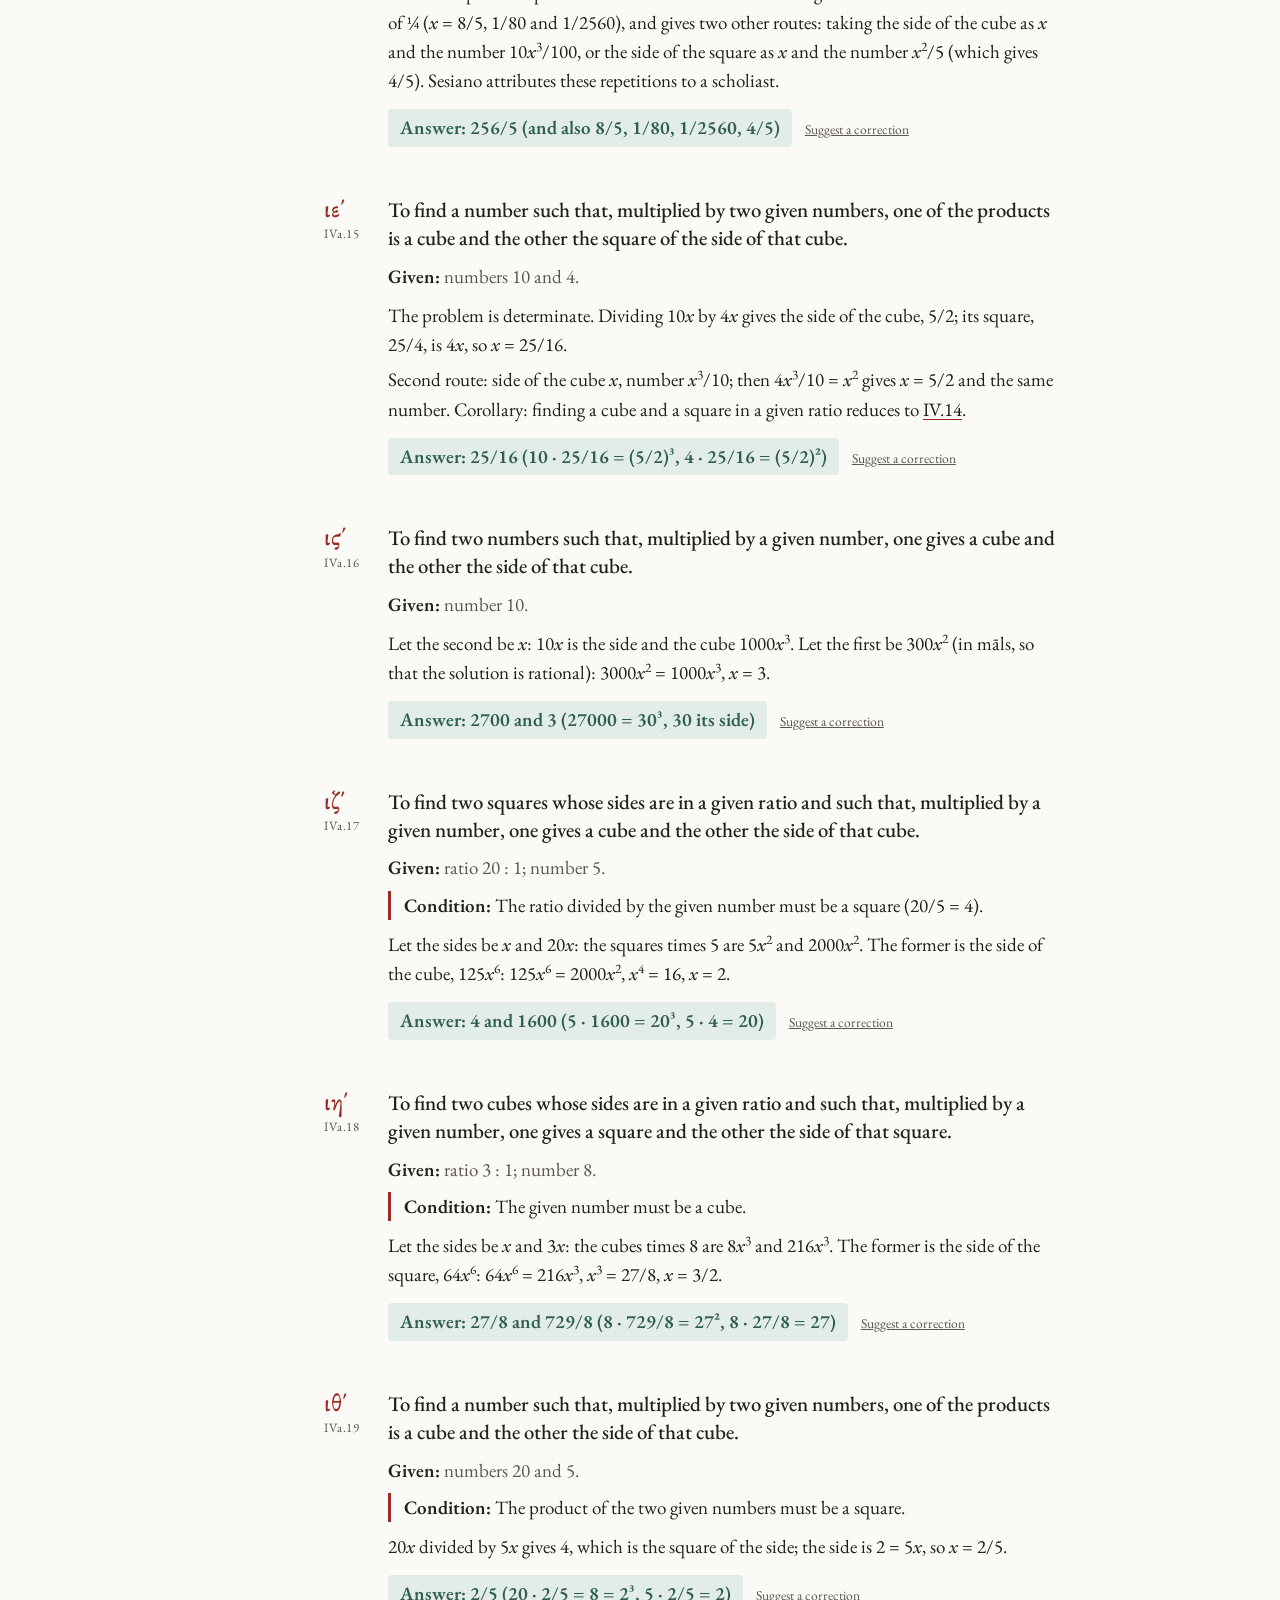
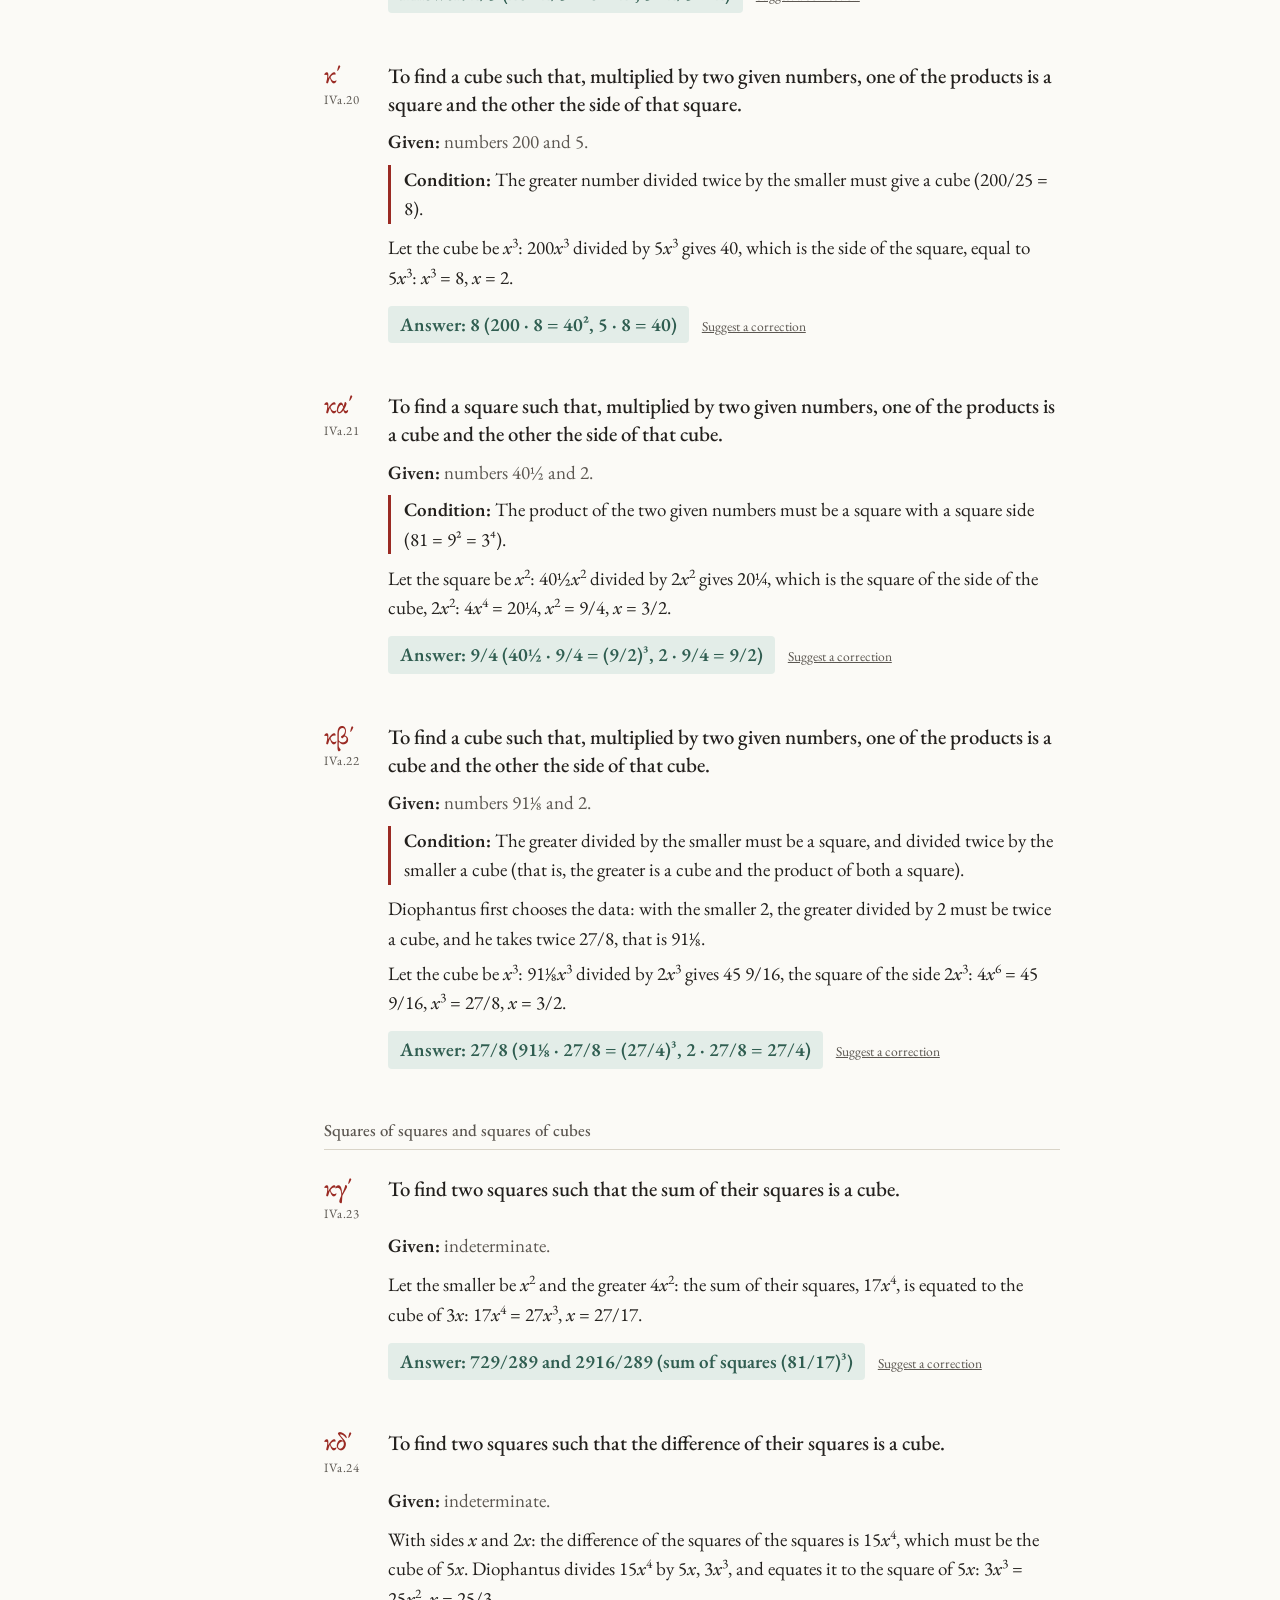
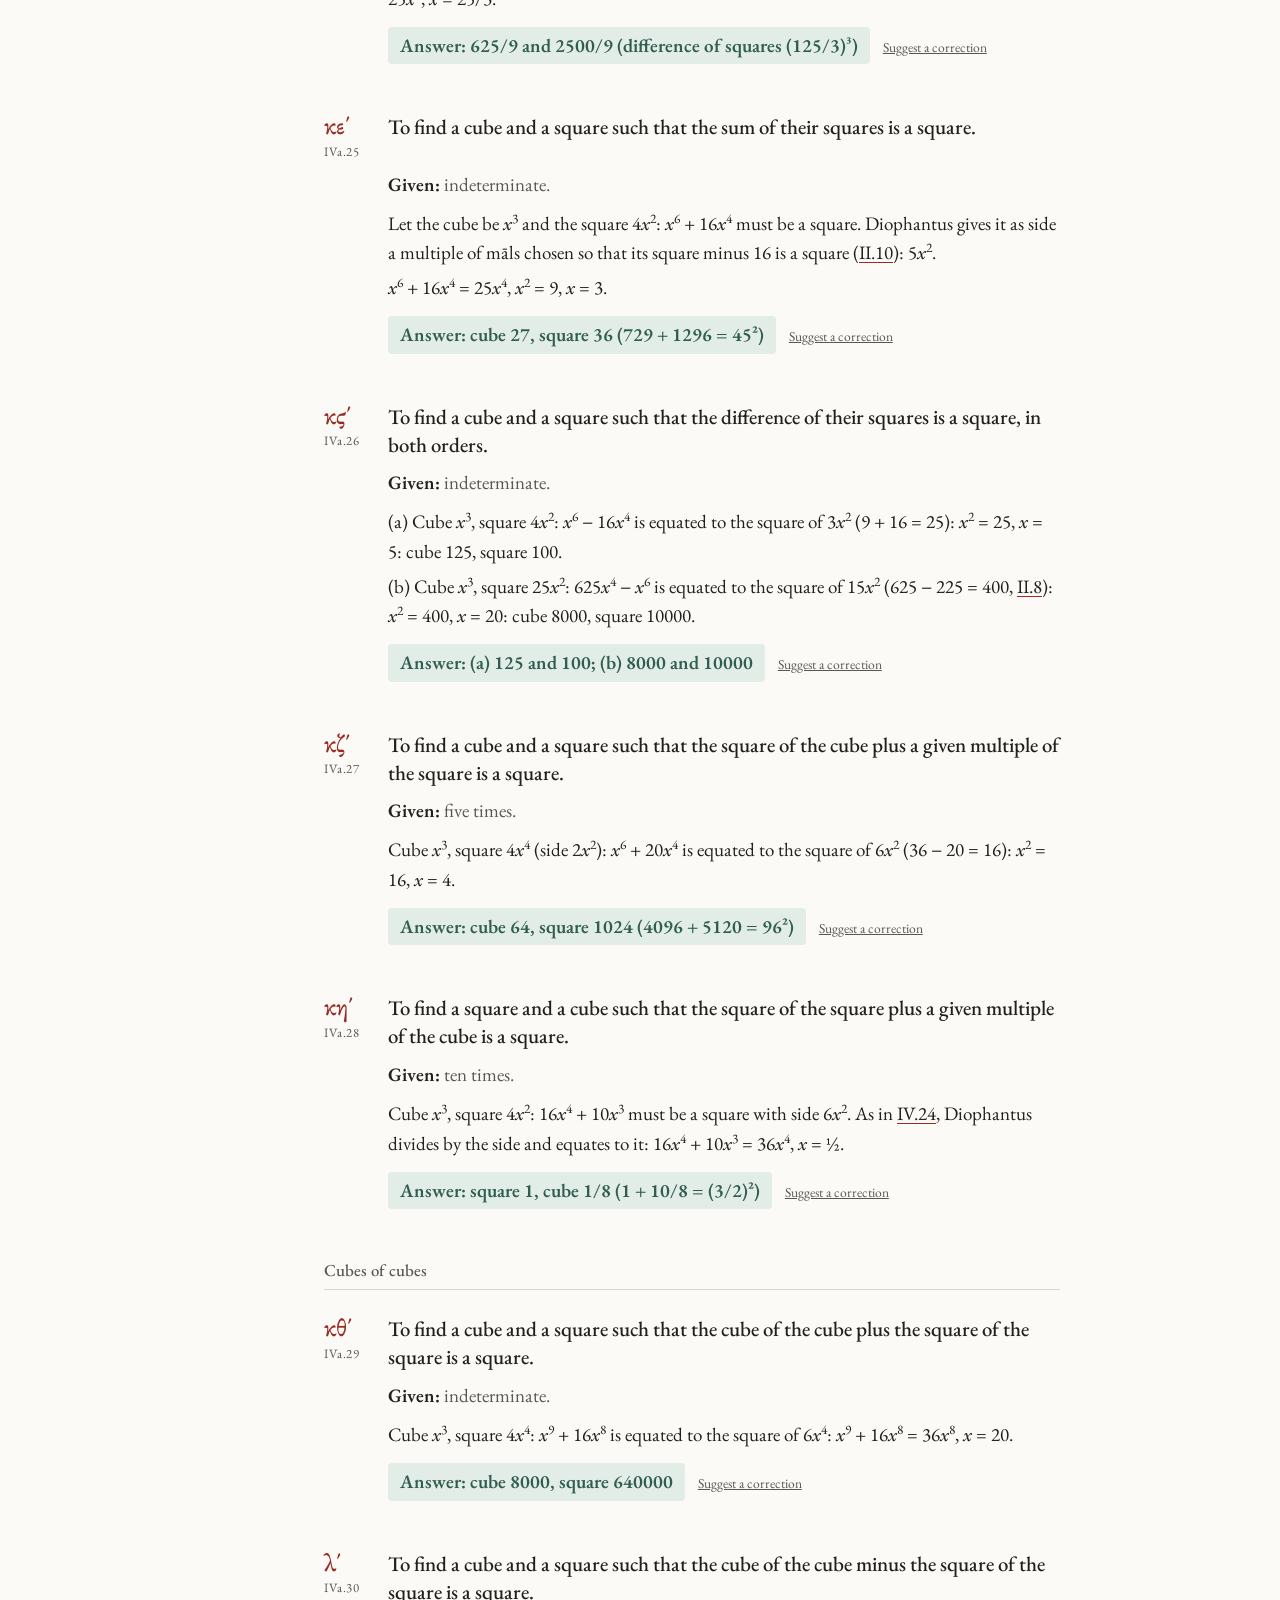
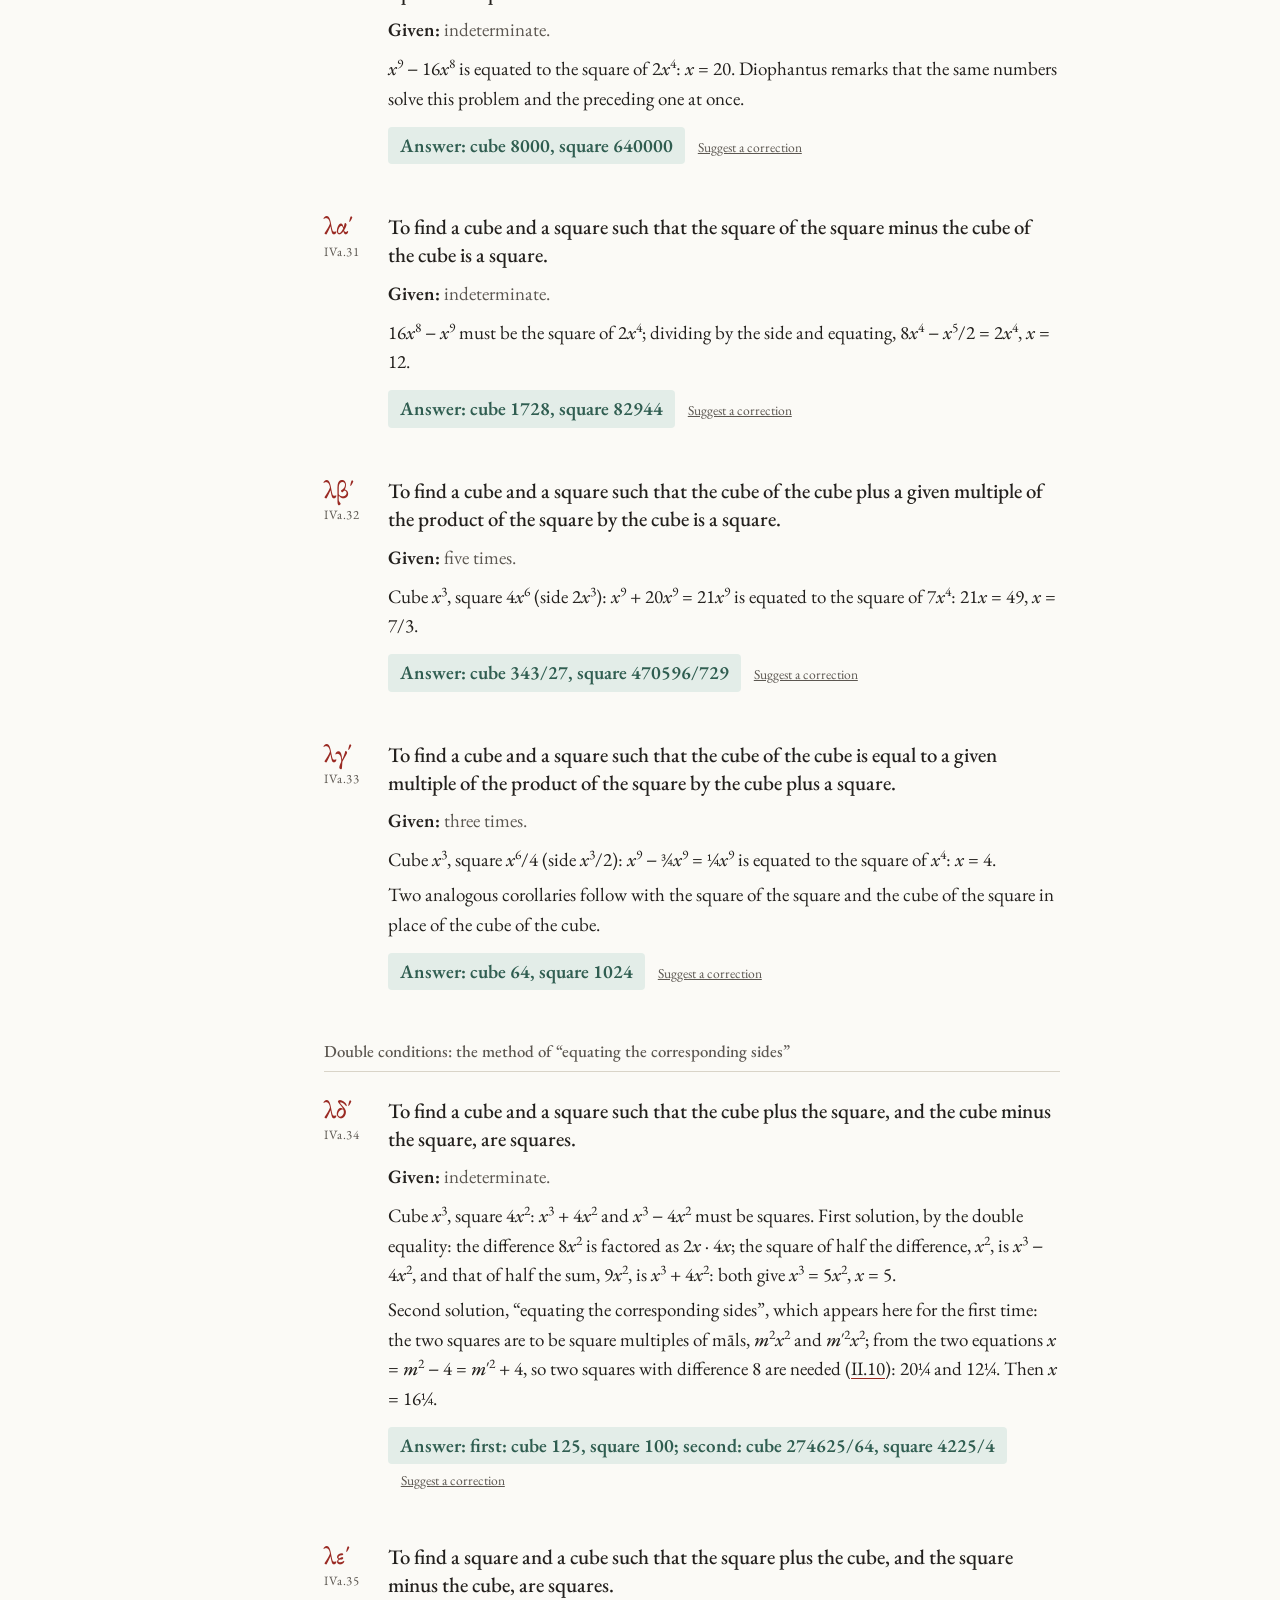
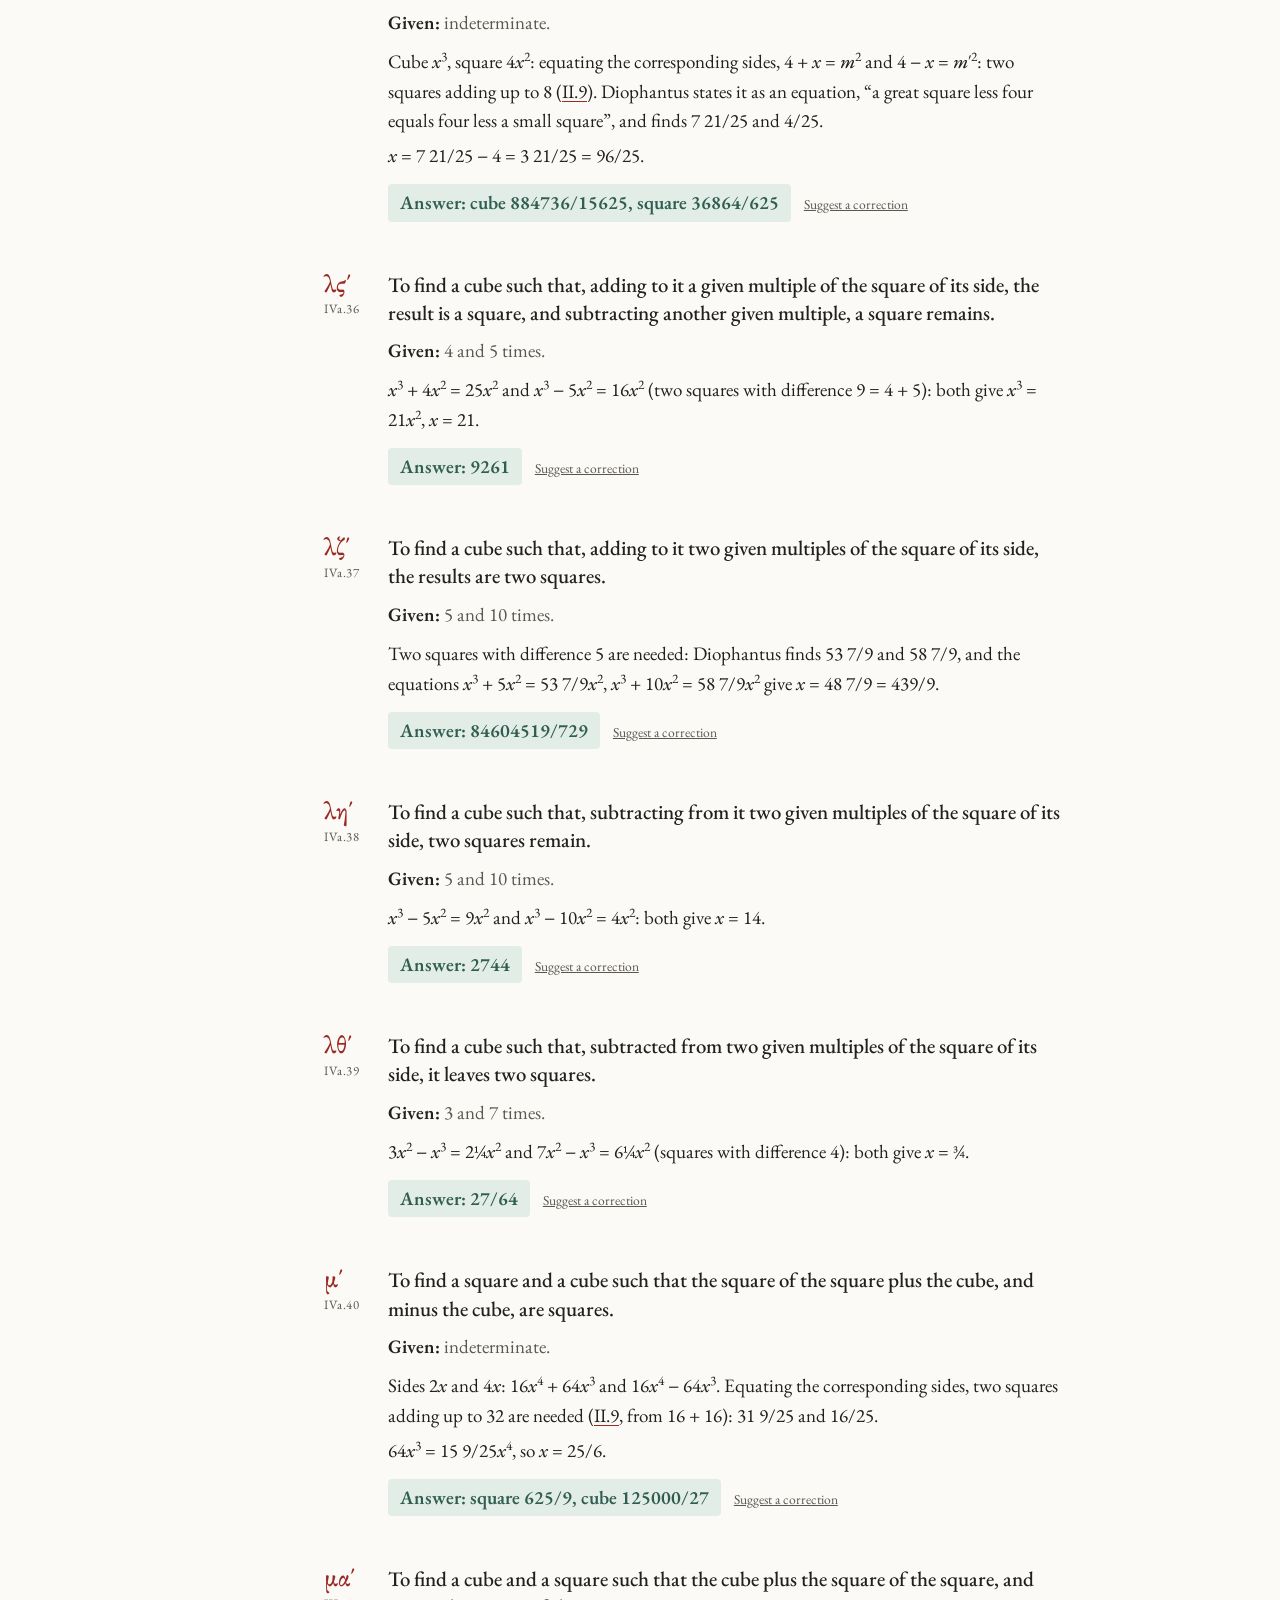
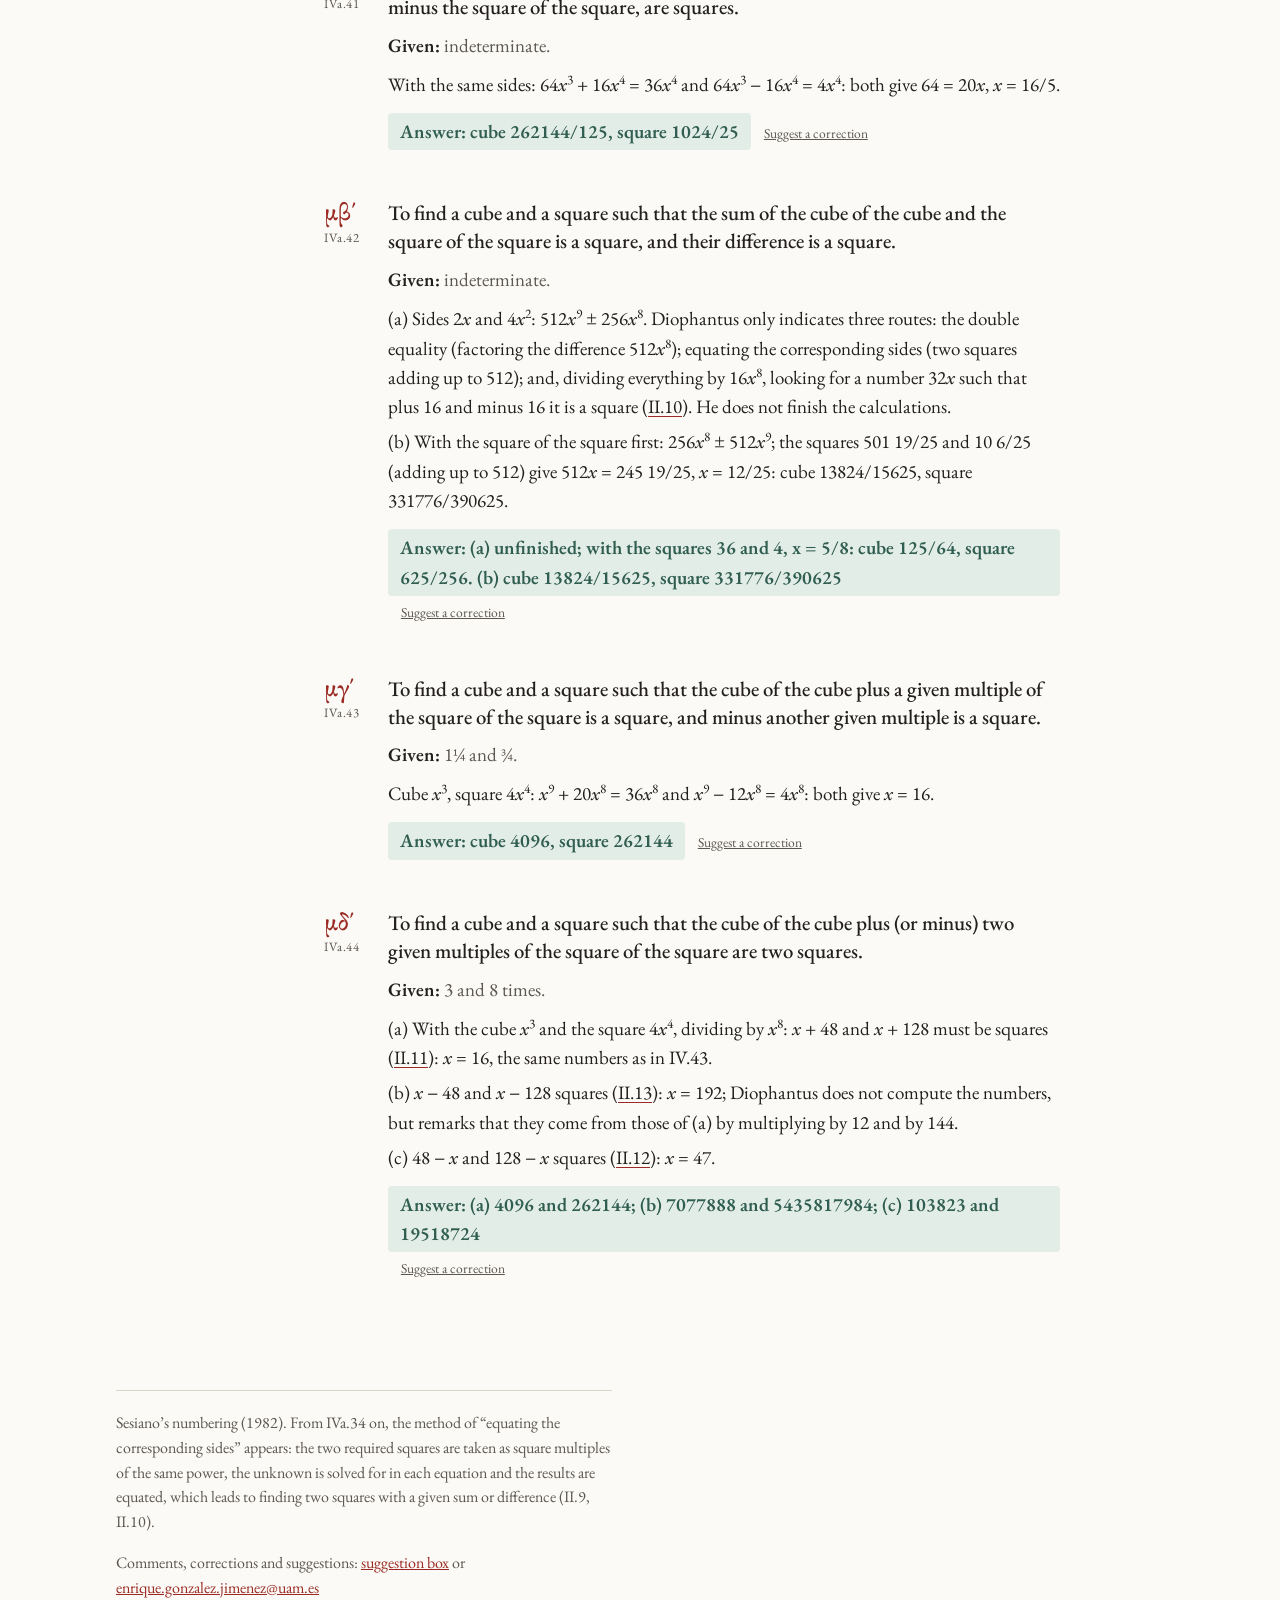
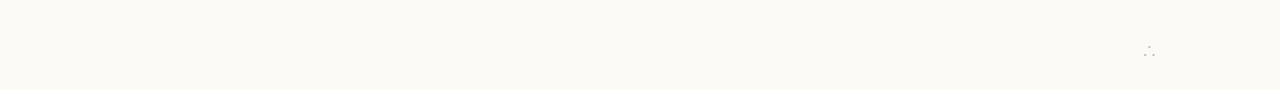
<file: libro-a4.html>
<!DOCTYPE html>
<html lang="en">
<head>
<meta charset="utf-8">
<meta name="viewport" content="width=device-width, initial-scale=1, viewport-fit=cover">
<link rel="preconnect" href="https://fonts.googleapis.com">
<link rel="preconnect" href="https://fonts.gstatic.com" crossorigin>
<link href="https://fonts.googleapis.com/css2?family=EB+Garamond:ital,wght@0,400;0,500;0,600;1,400;1,500&family=GFS+Didot&display=swap" rel="stylesheet">
<link rel="stylesheet" href="assets/estilo.css?v=3e18a161">
<title>Diofanto · Aritmética · Libro IV árabe</title>
<!--meta-->
<meta name="description" content="Arabic Book IV of Diophantus’s Arithmetica: 44 problems with Diophantus’s solutions, modern equations, SageMath cells and the geometry of each problem.">
<link rel="canonical" href="https://arithmeticaofdiophantus.github.io/libro-a4.html">
<meta property="og:type" content="website">
<meta property="og:site_name" content="The Arithmetica of Diophantus">
<meta property="og:title" content="Arabic Book IV · The Arithmetica of Diophantus">
<meta property="og:description" content="Arabic Book IV of Diophantus’s Arithmetica: 44 problems with Diophantus’s solutions, modern equations, SageMath cells and the geometry of each problem.">
<meta property="og:url" content="https://arithmeticaofdiophantus.github.io/libro-a4.html">
<meta property="og:image" content="https://arithmeticaofdiophantus.github.io/assets/img/og-card.jpg">
<meta property="og:image:width" content="1200">
<meta property="og:image:height" content="630">
<meta property="og:image:alt" content="ΑΡΙΘΜΗΤΙΚΑ: The Arithmetica of Diophantus, beside page 61 of the 1670 edition with Fermat’s note">
<meta property="og:locale" content="en_GB">
<meta property="og:locale:alternate" content="es_ES">
<meta name="twitter:card" content="summary_large_image">
<meta name="twitter:title" content="Arabic Book IV · The Arithmetica of Diophantus">
<meta name="twitter:description" content="Arabic Book IV of Diophantus’s Arithmetica: 44 problems with Diophantus’s solutions, modern equations, SageMath cells and the geometry of each problem.">
<meta name="twitter:image" content="https://arithmeticaofdiophantus.github.io/assets/img/og-card.jpg">
<!--/meta-->
<script>try{var t=localStorage.getItem("diofanto-tema");if(t==="dark"||t==="light")document.documentElement.setAttribute("data-theme",t)}catch(e){}</script>
<script src="https://sagecell.sagemath.org/static/embedded_sagecell.js"></script>
</head>
<body class="lang-en">
<div class="page">
<!--BOOK1-->
<div data-book="a4">
    <div class="topbar">
      <span><a href="index.html" data-i18n="es">← Inicio</a><a href="index.html" data-i18n="en">← Home</a></span>
      <nav>
        <span data-i18n="es"><a href="index.html#buscar">Buscar</a><a href="index.html#libros">Otros libros</a></span>
        <span data-i18n="en"><a href="index.html#buscar">Search</a><a href="index.html#libros">Other books</a></span>
        <button type="button" class="themesw" aria-label="Dark mode" title="Dark mode">☾</button><span class="langsw" role="group" aria-label="Language / Idioma"><button type="button" data-lang="en">EN</button><button type="button" data-lang="es">ES</button></span>
      </nav>
    </div>
    <header>
      <p class="greek">ΔΙΟΦΑΝΤΟΥ ΑΛΕΞΑΝΔΡΕΩΣ ΑΡΙΘΜΗΤΙΚΩΝ Δ΄ · ΑΡΑΒΙΚΟΝ΄</p>
      <h1><span data-i18n="es">Aritmética, Libro IV árabe</span><span data-i18n="en">Arithmetica, Book IV (Arabic)</span></h1>
      <div class="intro" data-i18n="es">
<p>Los 44 problemas del cuarto libro, conservado solo en la traducción árabe de Qusṭā ibn Lūqā (siglo IX) descubierta en 1968 en Mashhad. En el orden original va tras el Libro III griego. Su tema son los <strong>cuadrados, cubos y potencias superiores</strong>: en la terminología árabe la incógnita es la «cosa» (<var>x</var>), su cuadrado el <em>māl</em> (<var>x</var><sup>2</sup>), su cubo el «cubo» (<var>x</var><sup>3</sup>), y las potencias superiores se nombran por composición (<em>māl māl</em> = <var>x</var><sup>4</sup>, cubo cubo = <var>x</var><sup>6</sup>, hasta cubo cubo <em>māl</em> = <var>x</var><sup>8</sup> y cubo cubo cubo = <var>x</var><sup>9</sup>). El texto árabe es mucho más prolijo que el griego: cada resolución va seguida de una comprobación numérica completa.</p>
        <p>Las resoluciones reproducen las asignaciones de Diofanto, la ecuación que forma y el resultado, según la traducción y el comentario de Christianidis y Oaks (2023), que siguen la edición de Sesiano (1982); los pasos y los números son los del texto, redactados aquí con nuestras palabras. Se indican las resoluciones dobles y las que Sesiano considera interpoladas. La numeración es la de Sesiano.</p>
      </div>
      <div class="intro" data-i18n="en">
<p>The 44 problems of the fourth book, preserved only in the Arabic translation by Qusṭā ibn Lūqā (ninth century) discovered in 1968 in Mashhad. In the original order it comes after the Greek Book III. Its subject is <strong>squares, cubes and higher powers</strong>: in the Arabic terminology the unknown is the “thing” (<var>x</var>), its square the <em>māl</em> (<var>x</var><sup>2</sup>), its cube the “cube” (<var>x</var><sup>3</sup>), and the higher powers are named by composition (<em>māl māl</em> = <var>x</var><sup>4</sup>, cube cube = <var>x</var><sup>6</sup>, up to cube cube <em>māl</em> = <var>x</var><sup>8</sup> and cube cube cube = <var>x</var><sup>9</sup>). The Arabic text is much more verbose than the Greek: every solution is followed by a full numerical verification.</p>
        <p>The solutions reproduce Diophantus’s assignments, the equation he forms and the result, following the translation and commentary of Christianidis and Oaks (2023), who follow Sesiano’s edition (1982); the steps and numbers are those of the text, written here in our own words. Double solutions and those Sesiano regards as interpolated are noted. The numbering is Sesiano’s.</p>
      </div>
      <div class="controls">
        <button class="toggle toggle-sol" type="button" aria-pressed="false">Ocultar soluciones</button>
        <button class="toggle toggle-eq" type="button" aria-pressed="false">Mostrar ecuaciones</button>
        <button class="toggle toggle-geo" type="button" aria-pressed="false">Mostrar geometría</button>
        <span class="hint" data-i18n="es">oculta las soluciones para intentar los problemas; muestra las ecuaciones para ver, junto a cada uno, su formulación moderna, su resolución algebraica y una celda de SageMath; con las ecuaciones a la vista, muestra la geometría para ver qué variedad define el problema (dimensión, género, parametrización, curva elíptica con su grupo de Mordell–Weil y enlace a la LMFDB)</span>
        <span class="hint" data-i18n="en">hide the solutions to try the problems yourself; show the equations to see, beside each one, its modern formulation, its algebraic solution and a SageMath cell; with the equations shown, show the geometry to see which variety the problem defines (dimension, genus, parametrization, elliptic curve with its Mordell–Weil group and LMFDB link)</span>
      </div>
    </header>
    <div class="layout">
      <nav class="rail" aria-label="Índice / Index"><div class="numerals" role="group"><button type="button" data-num="griega">α΄</button><button type="button" data-num="arabiga">1</button></div></nav>
      <main class="main"></main>
    </div>
    <footer>
      <p data-i18n="es">Numeración de Sesiano (1982). A partir de IVa.34 aparece el método de «igualar los lados correspondientes»: los dos cuadrados buscados se toman como múltiplos cuadrados de una misma potencia, se despeja la incógnita en cada ecuación y se igualan los resultados, lo que lleva a buscar dos cuadrados con suma o diferencia dada (II.9, II.10).</p>
      <p data-i18n="en">Sesiano’s numbering (1982). From IVa.34 on, the method of “equating the corresponding sides” appears: the two required squares are taken as square multiples of the same power, the unknown is solved for in each equation and the results are equated, which leads to finding two squares with a given sum or difference (II.9, II.10).</p>
      <p class="contact" data-i18n="es">Comentarios, correcciones y sugerencias: <a href="#" class="open-box">buzón de sugerencias</a> o <a class="mail" data-u="enrique.gonzalez.jimenez" data-d="uam.es" href="#">enrique.gonzalez.jimenez [arroba] uam.es</a></p>
      <p class="contact" data-i18n="en">Comments, corrections and suggestions: <a href="#" class="open-box">suggestion box</a> or <a class="mail" data-u="enrique.gonzalez.jimenez" data-d="uam.es" href="#">enrique.gonzalez.jimenez [at] uam.es</a></p>
    <a class="stats-dot" href="https://arithmeticaofdiophantus.goatcounter.com" target="_blank" rel="noopener" aria-label="Estadísticas de visitas / Visit statistics" title="∴">∴</a></footer>
</div>
<!--/BOOK1-->
</div>
<script src="assets/idioma.js?v=5a9461fb"></script>
<script src="assets/geo.js?v=7d1f947c"></script>
  <script src="assets/fermat.js?v=40c2157d"></script>
  <script src="assets/problemas.js?v=35027ec7"></script>
<script src="assets/libro-a4.js?v=cc90df44"></script>
<script data-goatcounter="https://arithmeticaofdiophantus.goatcounter.com/count" async src="https://gc.zgo.at/count.js"></script>
</body>
</html>
</file>
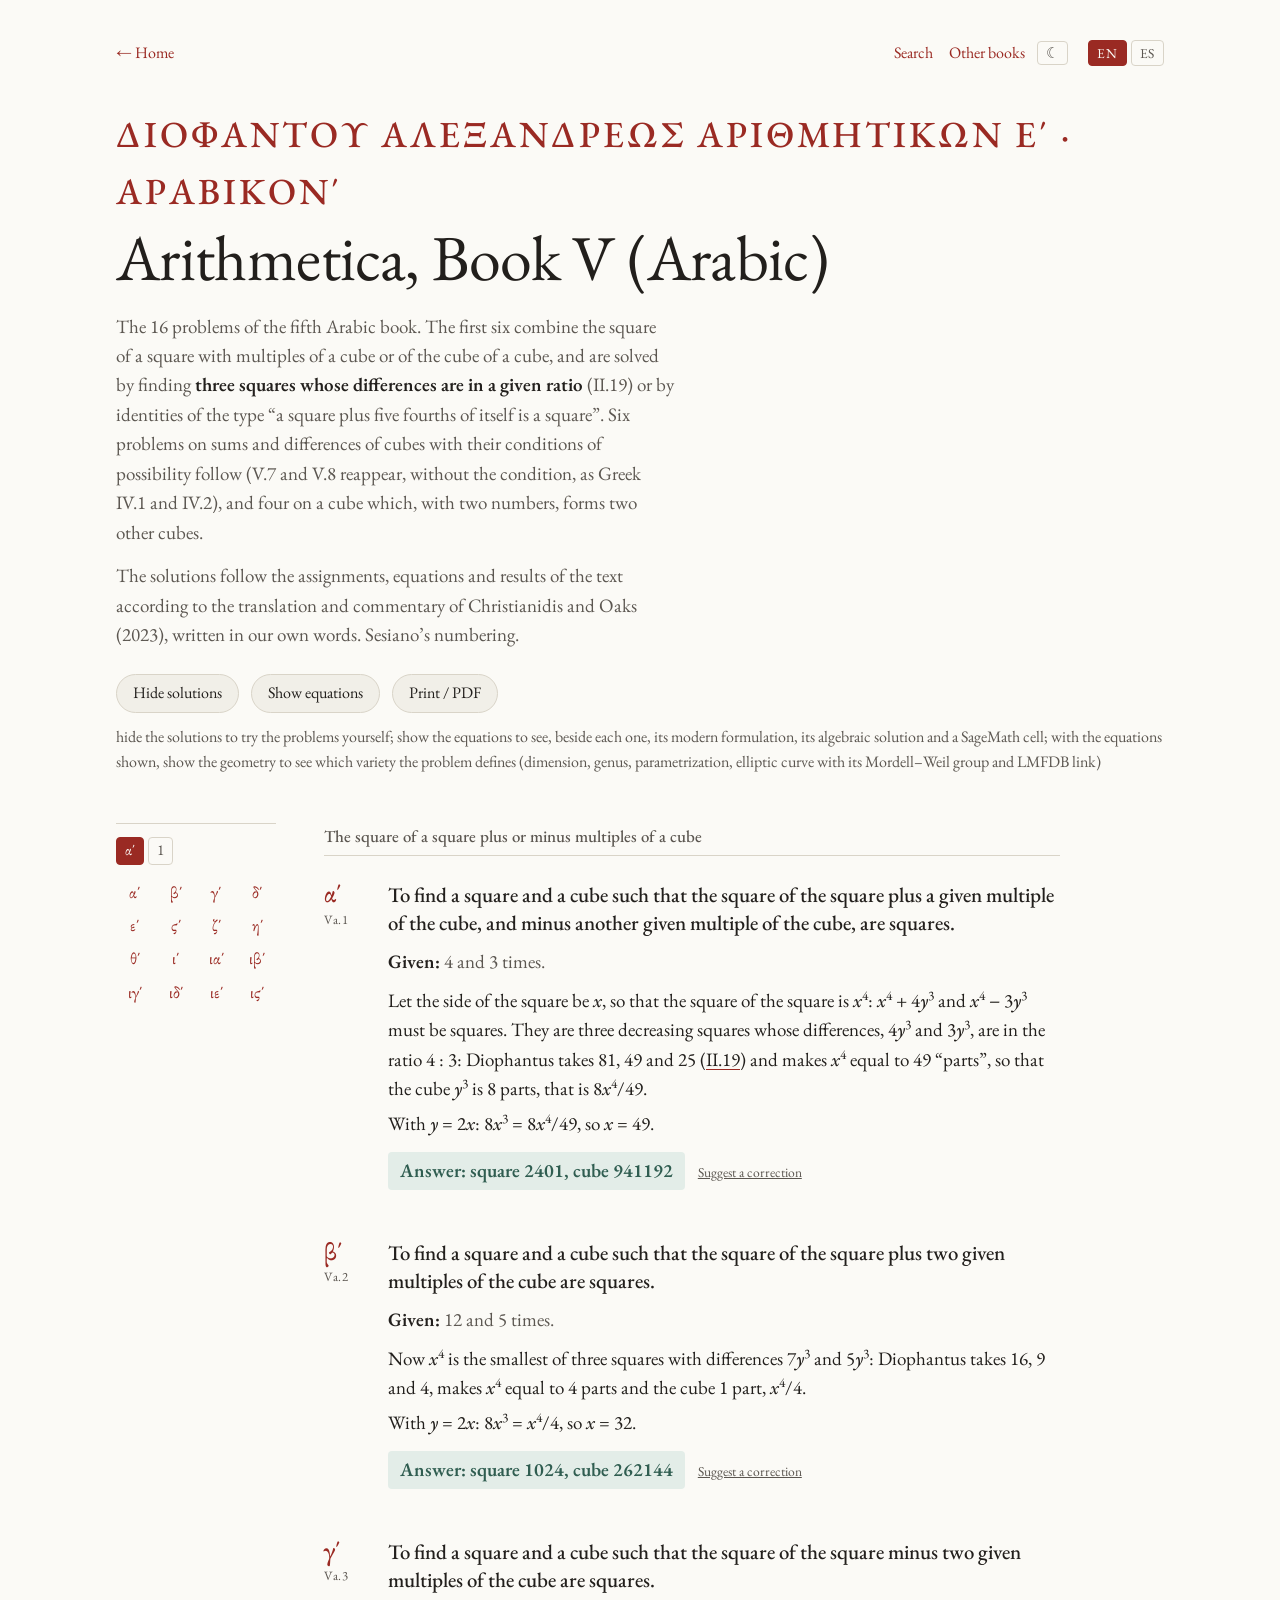
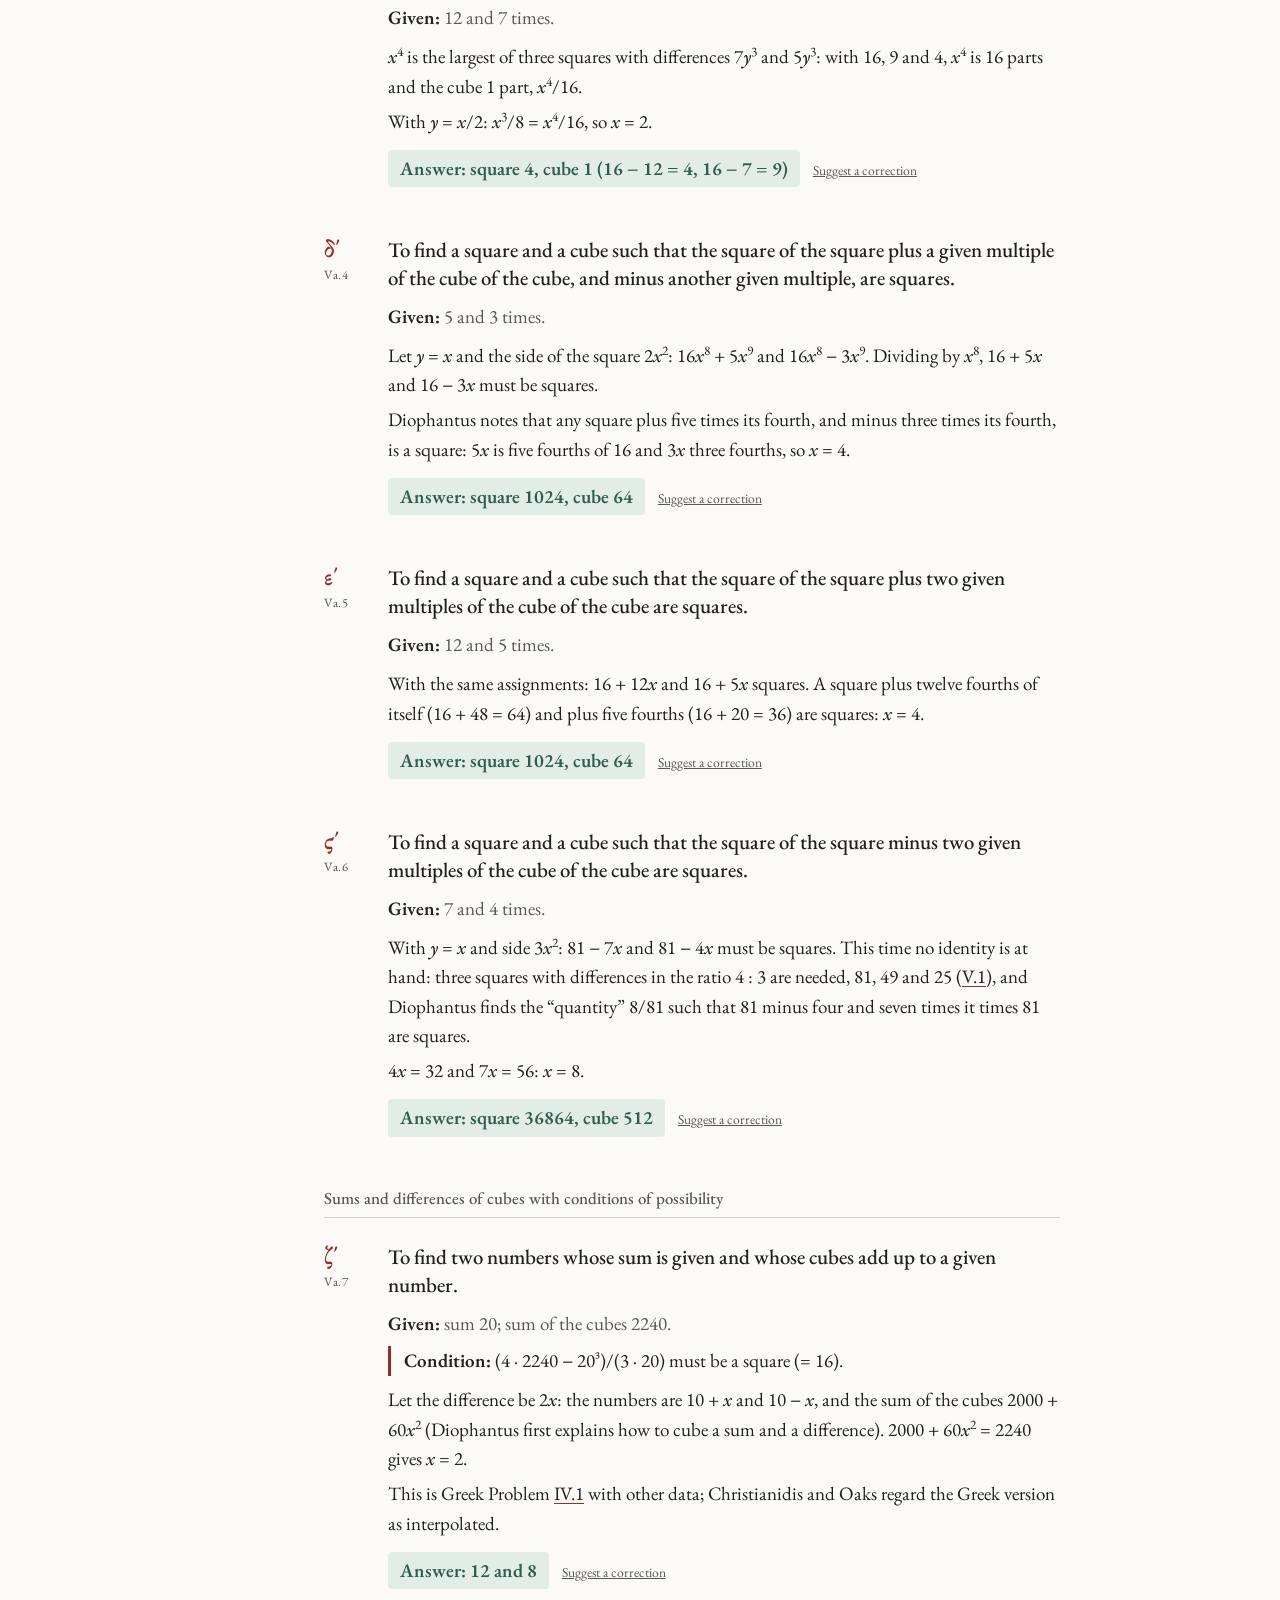
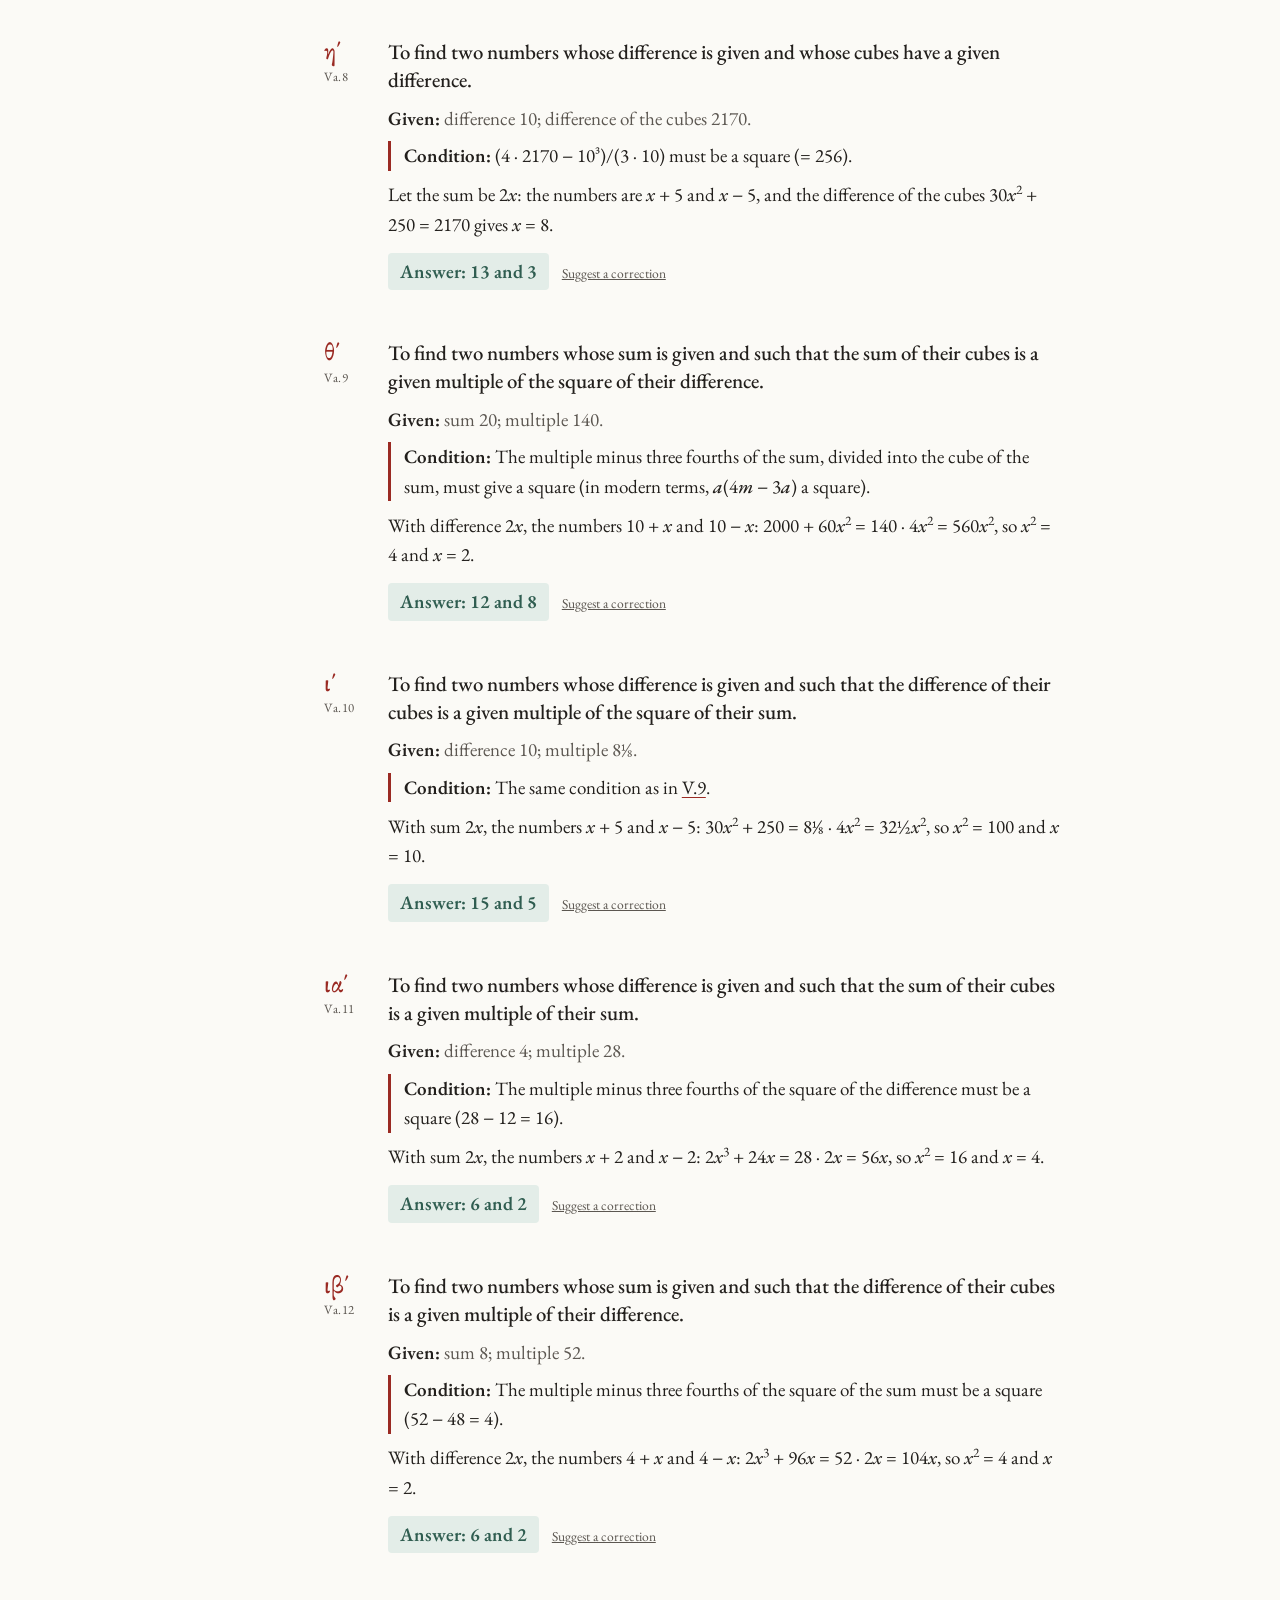
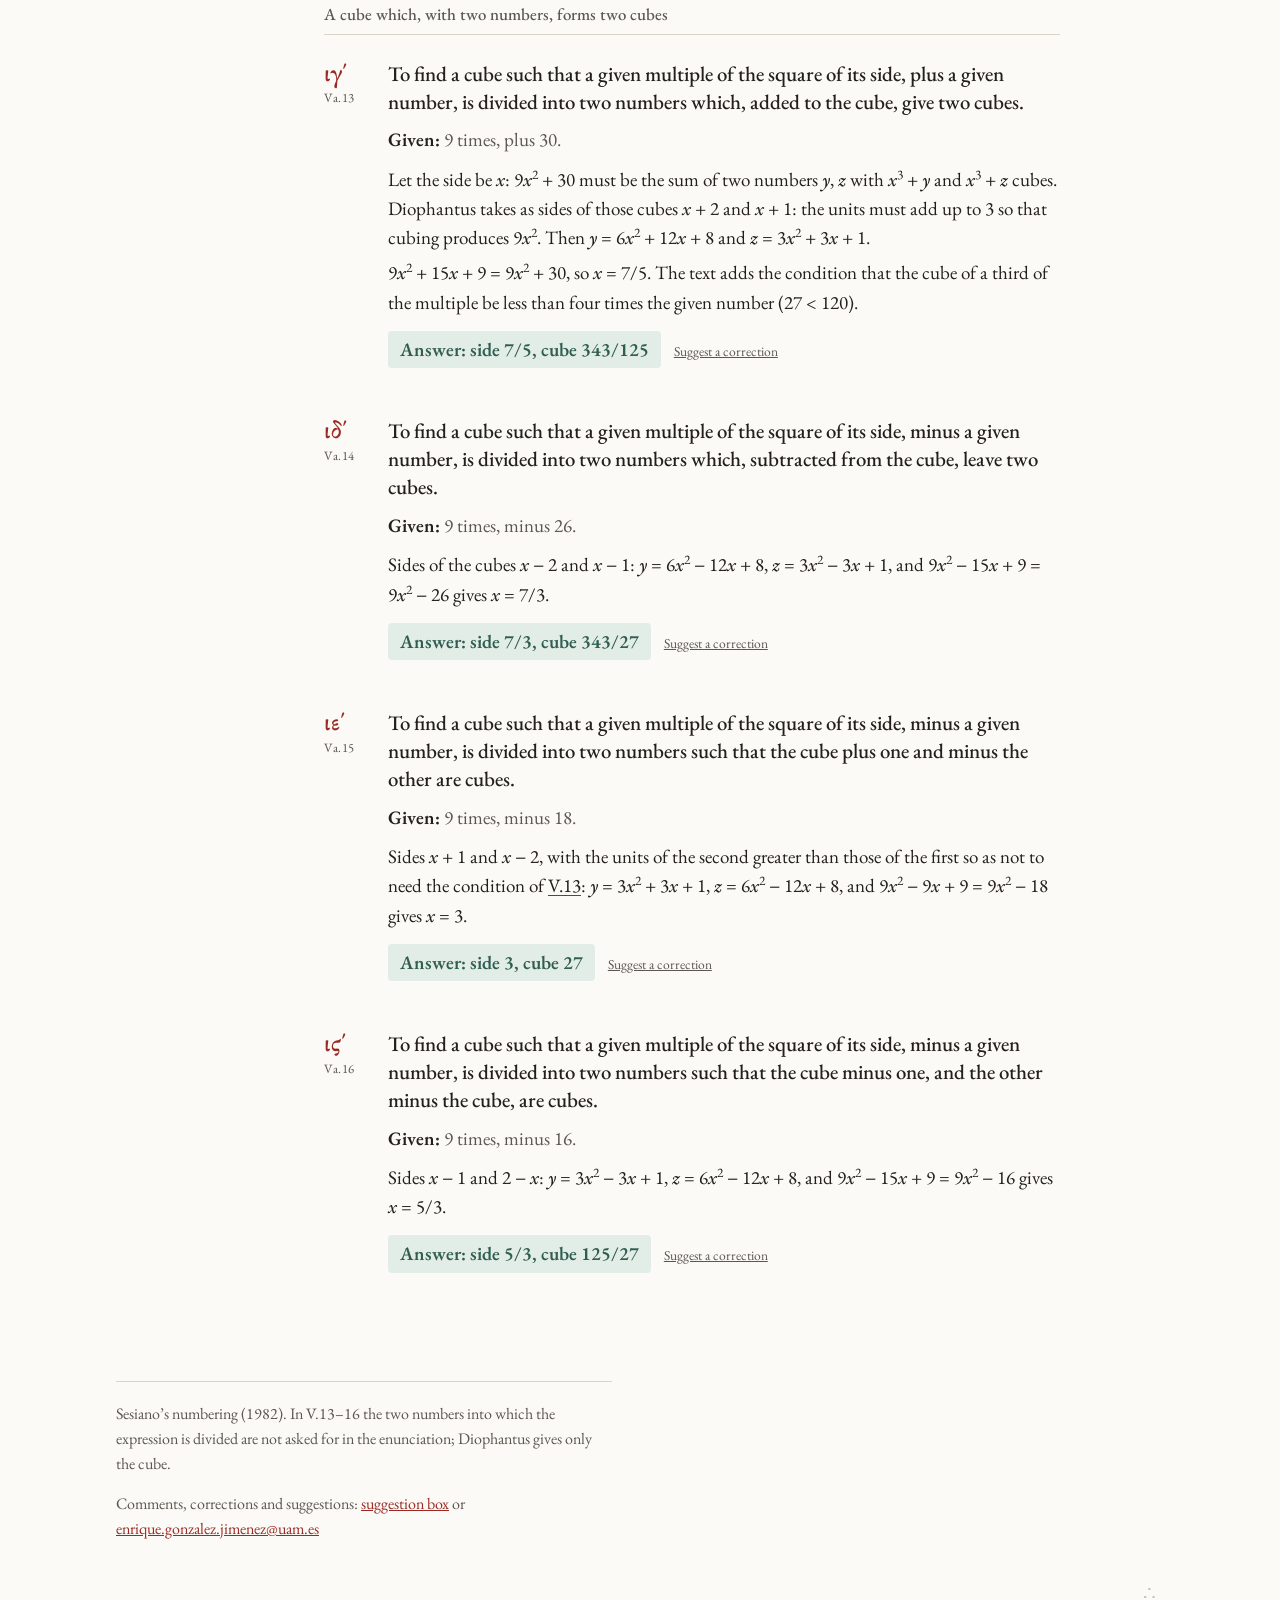
<file: libro-a5.html>
<!DOCTYPE html>
<html lang="en">
<head>
<meta charset="utf-8">
<meta name="viewport" content="width=device-width, initial-scale=1, viewport-fit=cover">
<link rel="preconnect" href="https://fonts.googleapis.com">
<link rel="preconnect" href="https://fonts.gstatic.com" crossorigin>
<link href="https://fonts.googleapis.com/css2?family=EB+Garamond:ital,wght@0,400;0,500;0,600;1,400;1,500&family=GFS+Didot&display=swap" rel="stylesheet">
<link rel="stylesheet" href="assets/estilo.css?v=3e18a161">
<title>Diofanto · Aritmética · Libro V árabe</title>
<!--meta-->
<meta name="description" content="Arabic Book V of Diophantus’s Arithmetica: 16 problems with Diophantus’s solutions, modern equations, SageMath cells and the geometry of each problem.">
<link rel="canonical" href="https://arithmeticaofdiophantus.github.io/libro-a5.html">
<meta property="og:type" content="website">
<meta property="og:site_name" content="The Arithmetica of Diophantus">
<meta property="og:title" content="Arabic Book V · The Arithmetica of Diophantus">
<meta property="og:description" content="Arabic Book V of Diophantus’s Arithmetica: 16 problems with Diophantus’s solutions, modern equations, SageMath cells and the geometry of each problem.">
<meta property="og:url" content="https://arithmeticaofdiophantus.github.io/libro-a5.html">
<meta property="og:image" content="https://arithmeticaofdiophantus.github.io/assets/img/og-card.jpg">
<meta property="og:image:width" content="1200">
<meta property="og:image:height" content="630">
<meta property="og:image:alt" content="ΑΡΙΘΜΗΤΙΚΑ: The Arithmetica of Diophantus, beside page 61 of the 1670 edition with Fermat’s note">
<meta property="og:locale" content="en_GB">
<meta property="og:locale:alternate" content="es_ES">
<meta name="twitter:card" content="summary_large_image">
<meta name="twitter:title" content="Arabic Book V · The Arithmetica of Diophantus">
<meta name="twitter:description" content="Arabic Book V of Diophantus’s Arithmetica: 16 problems with Diophantus’s solutions, modern equations, SageMath cells and the geometry of each problem.">
<meta name="twitter:image" content="https://arithmeticaofdiophantus.github.io/assets/img/og-card.jpg">
<!--/meta-->
<script>try{var t=localStorage.getItem("diofanto-tema");if(t==="dark"||t==="light")document.documentElement.setAttribute("data-theme",t)}catch(e){}</script>
<script src="https://sagecell.sagemath.org/static/embedded_sagecell.js"></script>
</head>
<body class="lang-en">
<div class="page">
<!--BOOK1-->
<div data-book="a5">
    <div class="topbar">
      <span><a href="index.html" data-i18n="es">← Inicio</a><a href="index.html" data-i18n="en">← Home</a></span>
      <nav>
        <span data-i18n="es"><a href="index.html#buscar">Buscar</a><a href="index.html#libros">Otros libros</a></span>
        <span data-i18n="en"><a href="index.html#buscar">Search</a><a href="index.html#libros">Other books</a></span>
        <button type="button" class="themesw" aria-label="Dark mode" title="Dark mode">☾</button><span class="langsw" role="group" aria-label="Language / Idioma"><button type="button" data-lang="en">EN</button><button type="button" data-lang="es">ES</button></span>
      </nav>
    </div>
    <header>
      <p class="greek">ΔΙΟΦΑΝΤΟΥ ΑΛΕΞΑΝΔΡΕΩΣ ΑΡΙΘΜΗΤΙΚΩΝ Ε΄ · ΑΡΑΒΙΚΟΝ΄</p>
      <h1><span data-i18n="es">Aritmética, Libro V árabe</span><span data-i18n="en">Arithmetica, Book V (Arabic)</span></h1>
      <div class="intro" data-i18n="es">
<p>Los 16 problemas del quinto libro árabe. Los seis primeros combinan el cuadrado de un cuadrado con múltiplos de un cubo o del cubo de un cubo, y se resuelven buscando <strong>tres cuadrados cuyas diferencias estén en razón dada</strong> (II.19) o con identidades del tipo «un cuadrado más cinco cuartos de sí mismo es un cuadrado». Siguen seis problemas sobre sumas y diferencias de cubos con sus condiciones de posibilidad (V.7 y V.8 reaparecen, sin condición, como IV.1 y IV.2 griegos), y cuatro sobre un cubo que, con dos números, forma otros dos cubos.</p>
        <p>Las resoluciones siguen las asignaciones, las ecuaciones y los resultados del texto según la traducción y el comentario de Christianidis y Oaks (2023), redactados con nuestras palabras. Numeración de Sesiano.</p>
      </div>
      <div class="intro" data-i18n="en">
<p>The 16 problems of the fifth Arabic book. The first six combine the square of a square with multiples of a cube or of the cube of a cube, and are solved by finding <strong>three squares whose differences are in a given ratio</strong> (II.19) or by identities of the type “a square plus five fourths of itself is a square”. Six problems on sums and differences of cubes with their conditions of possibility follow (V.7 and V.8 reappear, without the condition, as Greek IV.1 and IV.2), and four on a cube which, with two numbers, forms two other cubes.</p>
        <p>The solutions follow the assignments, equations and results of the text according to the translation and commentary of Christianidis and Oaks (2023), written in our own words. Sesiano’s numbering.</p>
      </div>
      <div class="controls">
        <button class="toggle toggle-sol" type="button" aria-pressed="false">Ocultar soluciones</button>
        <button class="toggle toggle-eq" type="button" aria-pressed="false">Mostrar ecuaciones</button>
        <button class="toggle toggle-geo" type="button" aria-pressed="false">Mostrar geometría</button>
        <span class="hint" data-i18n="es">oculta las soluciones para intentar los problemas; muestra las ecuaciones para ver, junto a cada uno, su formulación moderna, su resolución algebraica y una celda de SageMath; con las ecuaciones a la vista, muestra la geometría para ver qué variedad define el problema (dimensión, género, parametrización, curva elíptica con su grupo de Mordell–Weil y enlace a la LMFDB)</span>
        <span class="hint" data-i18n="en">hide the solutions to try the problems yourself; show the equations to see, beside each one, its modern formulation, its algebraic solution and a SageMath cell; with the equations shown, show the geometry to see which variety the problem defines (dimension, genus, parametrization, elliptic curve with its Mordell–Weil group and LMFDB link)</span>
      </div>
    </header>
    <div class="layout">
      <nav class="rail" aria-label="Índice / Index"><div class="numerals" role="group"><button type="button" data-num="griega">α΄</button><button type="button" data-num="arabiga">1</button></div></nav>
      <main class="main"></main>
    </div>
    <footer>
      <p data-i18n="es">Numeración de Sesiano (1982). En V.13–16 los dos números en que se divide la expresión no se piden en el enunciado; Diofanto solo da el cubo.</p>
      <p data-i18n="en">Sesiano’s numbering (1982). In V.13–16 the two numbers into which the expression is divided are not asked for in the enunciation; Diophantus gives only the cube.</p>
      <p class="contact" data-i18n="es">Comentarios, correcciones y sugerencias: <a href="#" class="open-box">buzón de sugerencias</a> o <a class="mail" data-u="enrique.gonzalez.jimenez" data-d="uam.es" href="#">enrique.gonzalez.jimenez [arroba] uam.es</a></p>
      <p class="contact" data-i18n="en">Comments, corrections and suggestions: <a href="#" class="open-box">suggestion box</a> or <a class="mail" data-u="enrique.gonzalez.jimenez" data-d="uam.es" href="#">enrique.gonzalez.jimenez [at] uam.es</a></p>
    <a class="stats-dot" href="https://arithmeticaofdiophantus.goatcounter.com" target="_blank" rel="noopener" aria-label="Estadísticas de visitas / Visit statistics" title="∴">∴</a></footer>
</div>
<!--/BOOK1-->
</div>
<script src="assets/idioma.js?v=5a9461fb"></script>
<script src="assets/geo.js?v=7d1f947c"></script>
  <script src="assets/fermat.js?v=40c2157d"></script>
  <script src="assets/problemas.js?v=35027ec7"></script>
<script src="assets/libro-a5.js?v=237936de"></script>
<script data-goatcounter="https://arithmeticaofdiophantus.goatcounter.com/count" async src="https://gc.zgo.at/count.js"></script>
</body>
</html>
</file>
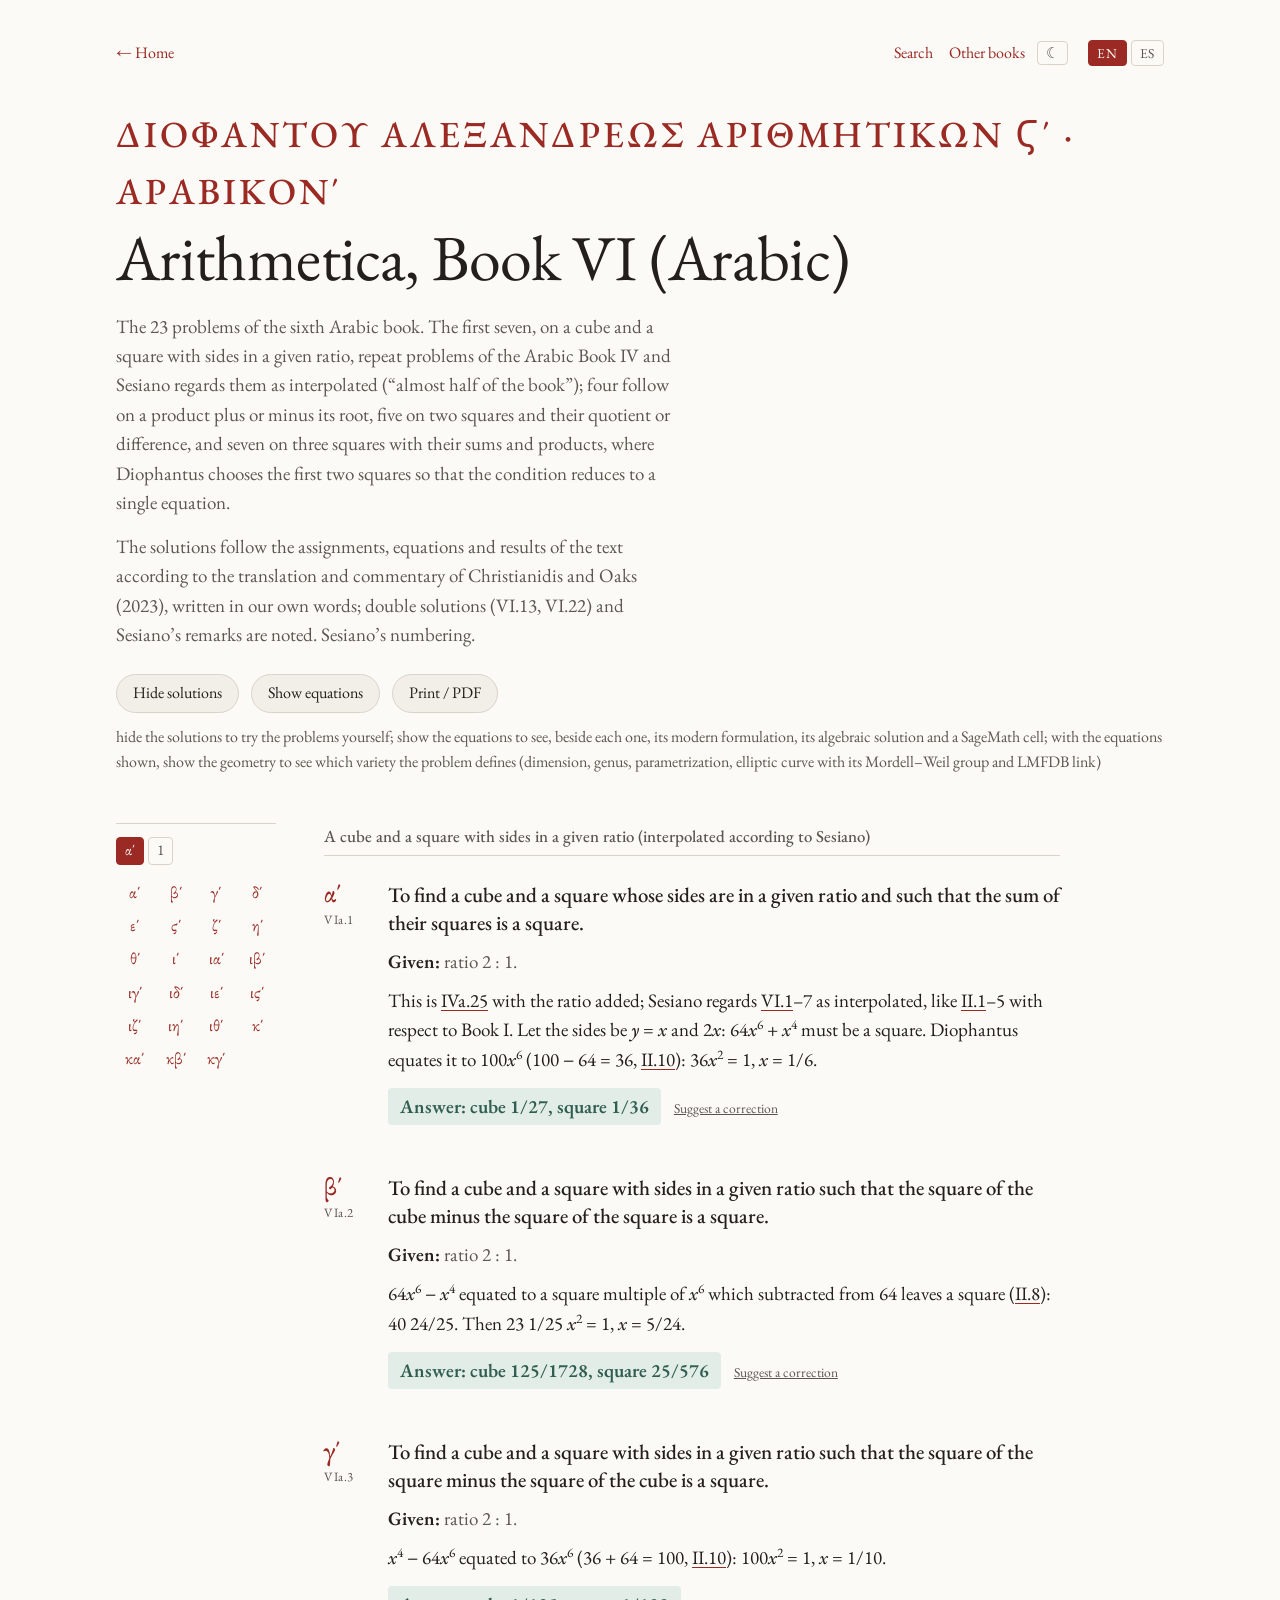
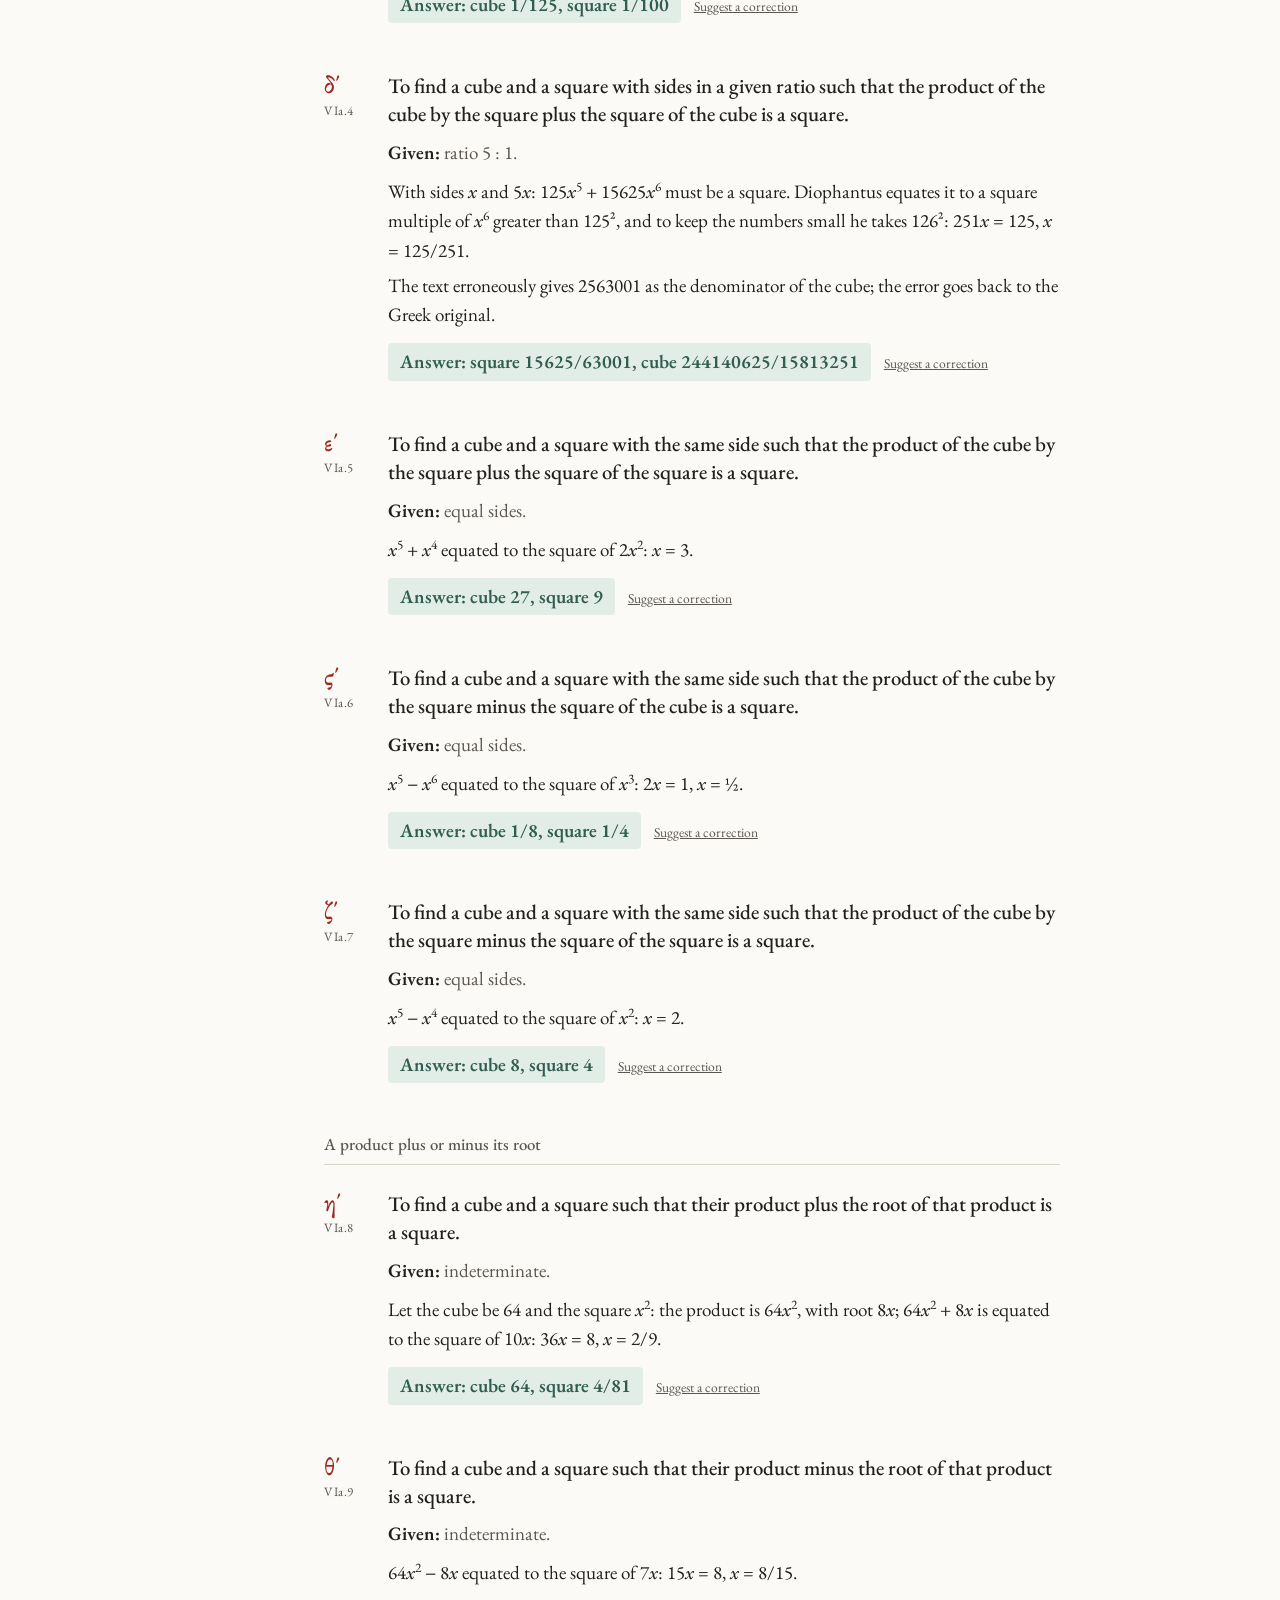
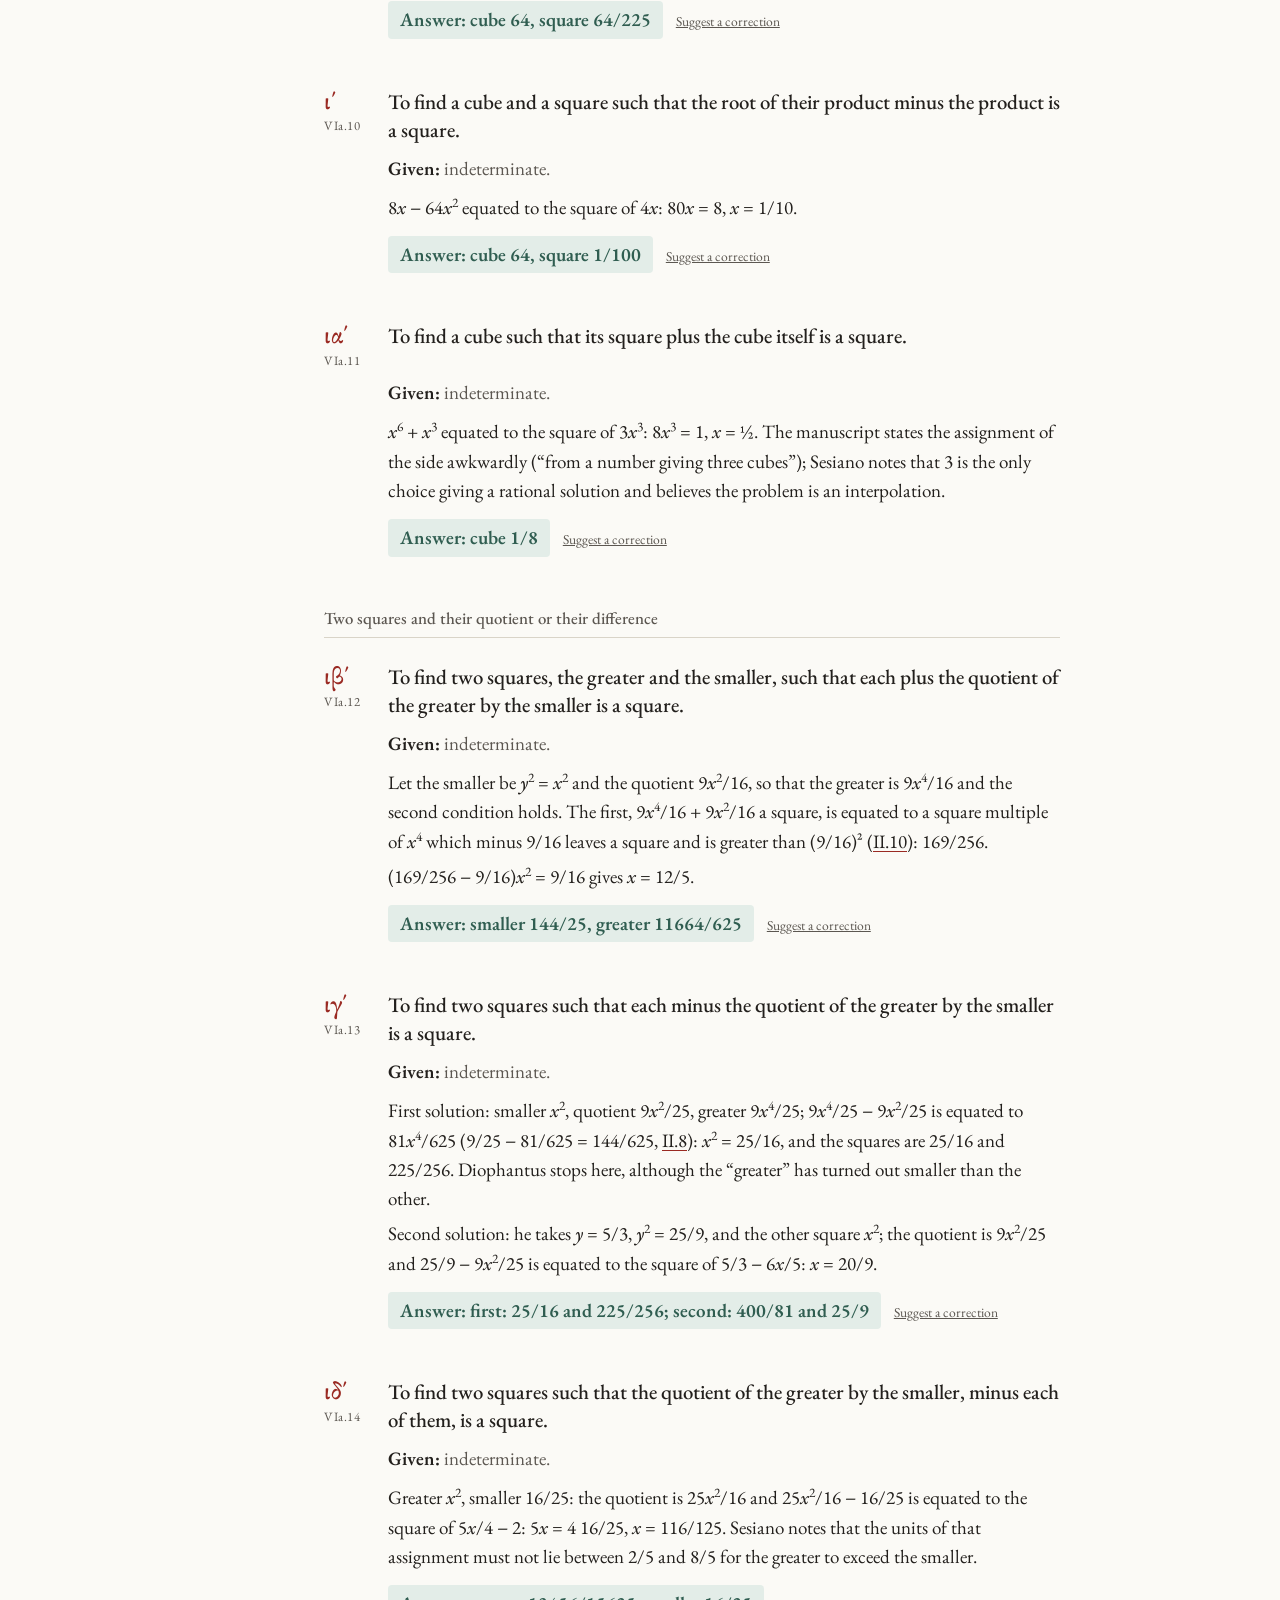
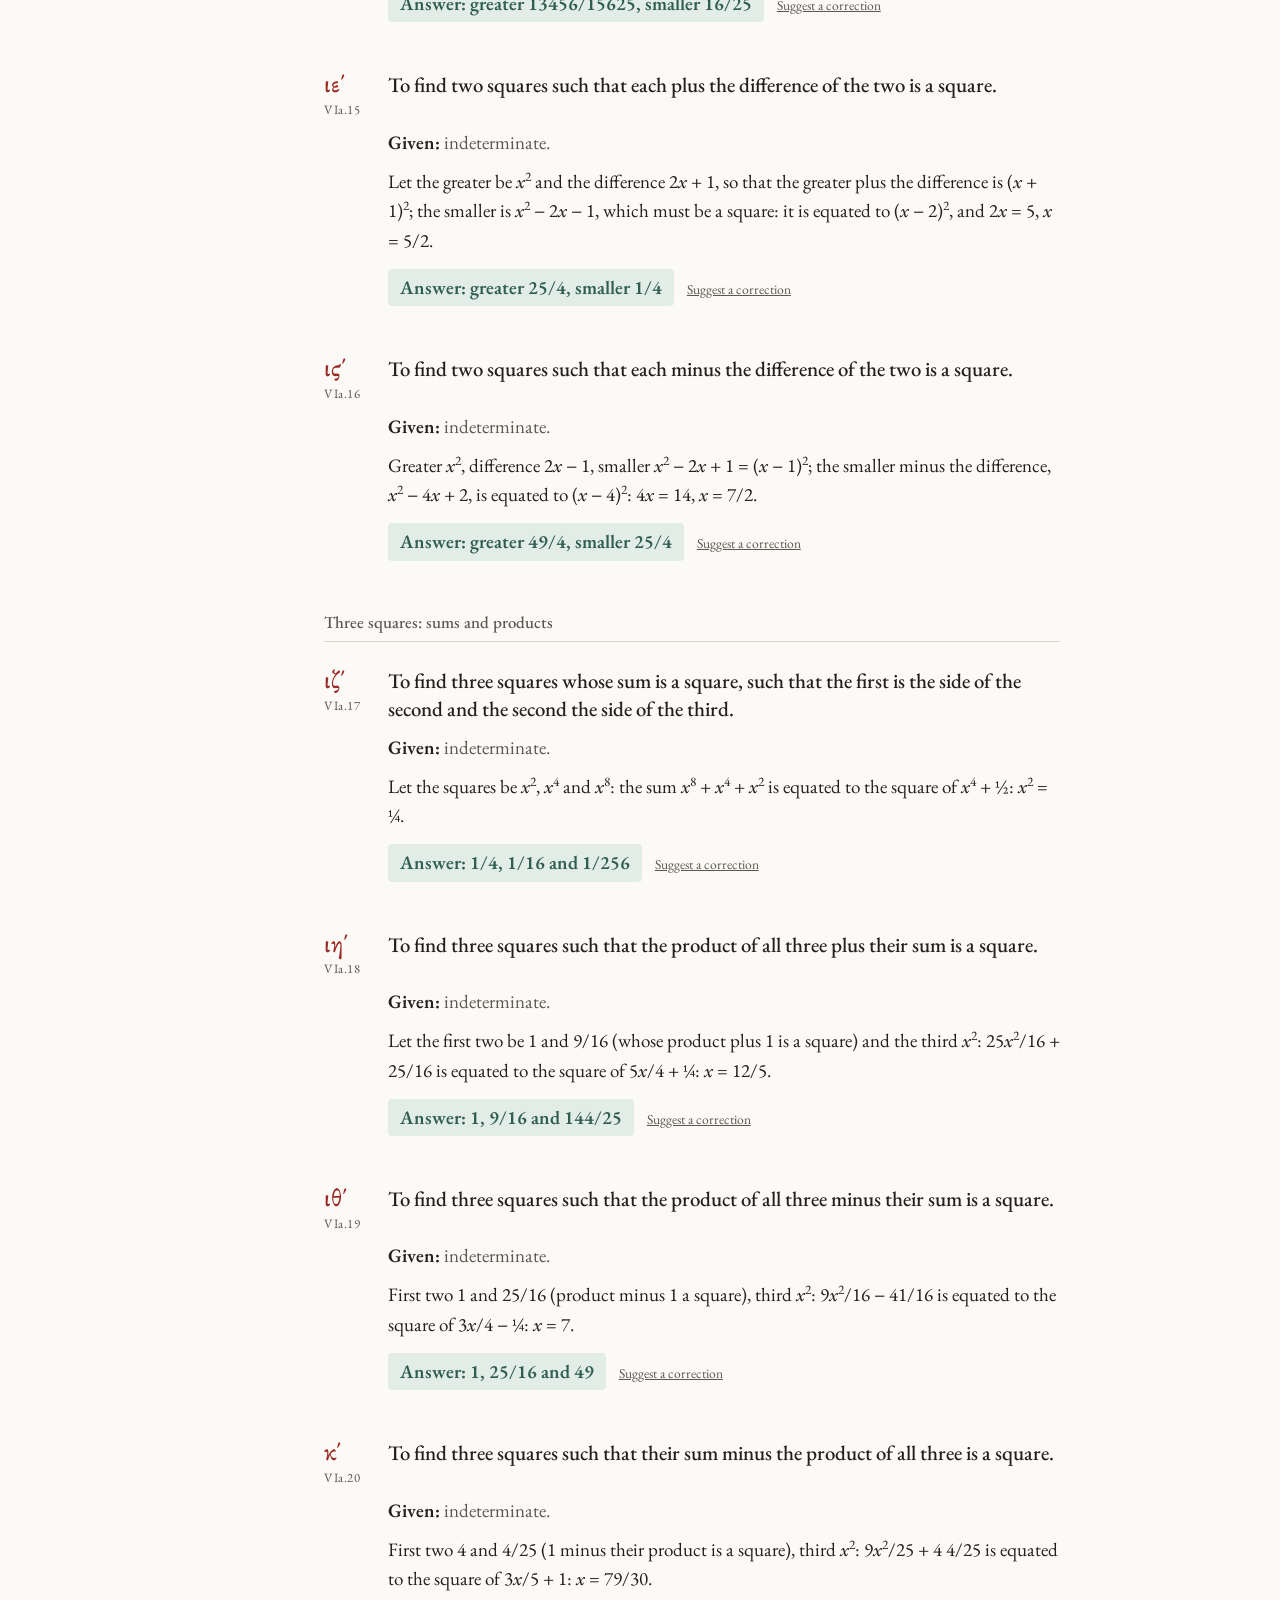
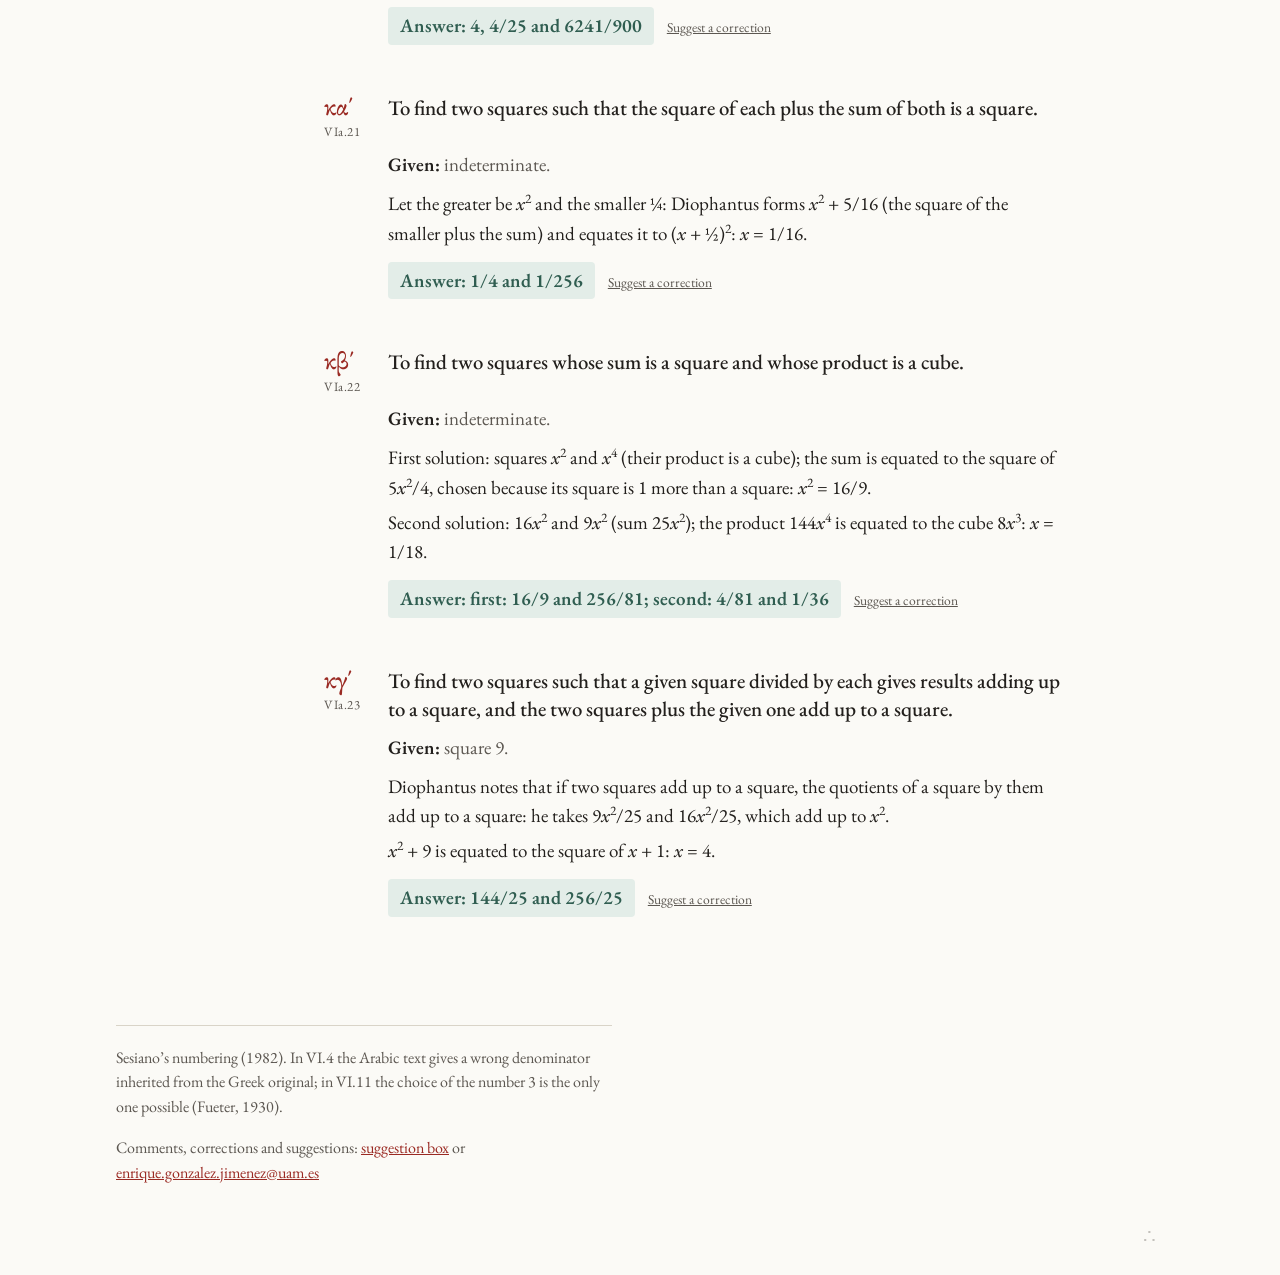
<file: libro-a6.html>
<!DOCTYPE html>
<html lang="en">
<head>
<meta charset="utf-8">
<meta name="viewport" content="width=device-width, initial-scale=1, viewport-fit=cover">
<link rel="preconnect" href="https://fonts.googleapis.com">
<link rel="preconnect" href="https://fonts.gstatic.com" crossorigin>
<link href="https://fonts.googleapis.com/css2?family=EB+Garamond:ital,wght@0,400;0,500;0,600;1,400;1,500&family=GFS+Didot&display=swap" rel="stylesheet">
<link rel="stylesheet" href="assets/estilo.css?v=3e18a161">
<title>Diofanto · Aritmética · Libro VI árabe</title>
<!--meta-->
<meta name="description" content="Arabic Book VI of Diophantus’s Arithmetica: 23 problems with Diophantus’s solutions, modern equations, SageMath cells and the geometry of each problem.">
<link rel="canonical" href="https://arithmeticaofdiophantus.github.io/libro-a6.html">
<meta property="og:type" content="website">
<meta property="og:site_name" content="The Arithmetica of Diophantus">
<meta property="og:title" content="Arabic Book VI · The Arithmetica of Diophantus">
<meta property="og:description" content="Arabic Book VI of Diophantus’s Arithmetica: 23 problems with Diophantus’s solutions, modern equations, SageMath cells and the geometry of each problem.">
<meta property="og:url" content="https://arithmeticaofdiophantus.github.io/libro-a6.html">
<meta property="og:image" content="https://arithmeticaofdiophantus.github.io/assets/img/og-card.jpg">
<meta property="og:image:width" content="1200">
<meta property="og:image:height" content="630">
<meta property="og:image:alt" content="ΑΡΙΘΜΗΤΙΚΑ: The Arithmetica of Diophantus, beside page 61 of the 1670 edition with Fermat’s note">
<meta property="og:locale" content="en_GB">
<meta property="og:locale:alternate" content="es_ES">
<meta name="twitter:card" content="summary_large_image">
<meta name="twitter:title" content="Arabic Book VI · The Arithmetica of Diophantus">
<meta name="twitter:description" content="Arabic Book VI of Diophantus’s Arithmetica: 23 problems with Diophantus’s solutions, modern equations, SageMath cells and the geometry of each problem.">
<meta name="twitter:image" content="https://arithmeticaofdiophantus.github.io/assets/img/og-card.jpg">
<!--/meta-->
<script>try{var t=localStorage.getItem("diofanto-tema");if(t==="dark"||t==="light")document.documentElement.setAttribute("data-theme",t)}catch(e){}</script>
<script src="https://sagecell.sagemath.org/static/embedded_sagecell.js"></script>
</head>
<body class="lang-en">
<div class="page">
<!--BOOK1-->
<div data-book="a6">
    <div class="topbar">
      <span><a href="index.html" data-i18n="es">← Inicio</a><a href="index.html" data-i18n="en">← Home</a></span>
      <nav>
        <span data-i18n="es"><a href="index.html#buscar">Buscar</a><a href="index.html#libros">Otros libros</a></span>
        <span data-i18n="en"><a href="index.html#buscar">Search</a><a href="index.html#libros">Other books</a></span>
        <button type="button" class="themesw" aria-label="Dark mode" title="Dark mode">☾</button><span class="langsw" role="group" aria-label="Language / Idioma"><button type="button" data-lang="en">EN</button><button type="button" data-lang="es">ES</button></span>
      </nav>
    </div>
    <header>
      <p class="greek">ΔΙΟΦΑΝΤΟΥ ΑΛΕΞΑΝΔΡΕΩΣ ΑΡΙΘΜΗΤΙΚΩΝ Ϛ΄ · ΑΡΑΒΙΚΟΝ΄</p>
      <h1><span data-i18n="es">Aritmética, Libro VI árabe</span><span data-i18n="en">Arithmetica, Book VI (Arabic)</span></h1>
      <div class="intro" data-i18n="es">
<p>Los 23 problemas del sexto libro árabe. Los siete primeros, sobre un cubo y un cuadrado con lados en razón dada, repiten problemas del Libro IV árabe y Sesiano los considera interpolados («casi la mitad del libro»); siguen cuatro sobre un producto más o menos su raíz, cinco sobre dos cuadrados y su cociente o su diferencia, y siete sobre tres cuadrados con sus sumas y productos, donde Diofanto elige los dos primeros cuadrados de modo que la condición se reduzca a una sola ecuación.</p>
        <p>Las resoluciones siguen las asignaciones, ecuaciones y resultados del texto según la traducción y el comentario de Christianidis y Oaks (2023), redactados con nuestras palabras; se indican las resoluciones dobles (VI.13, VI.22) y las observaciones de Sesiano. Numeración de Sesiano.</p>
      </div>
      <div class="intro" data-i18n="en">
<p>The 23 problems of the sixth Arabic book. The first seven, on a cube and a square with sides in a given ratio, repeat problems of the Arabic Book IV and Sesiano regards them as interpolated (“almost half of the book”); four follow on a product plus or minus its root, five on two squares and their quotient or difference, and seven on three squares with their sums and products, where Diophantus chooses the first two squares so that the condition reduces to a single equation.</p>
        <p>The solutions follow the assignments, equations and results of the text according to the translation and commentary of Christianidis and Oaks (2023), written in our own words; double solutions (VI.13, VI.22) and Sesiano’s remarks are noted. Sesiano’s numbering.</p>
      </div>
      <div class="controls">
        <button class="toggle toggle-sol" type="button" aria-pressed="false">Ocultar soluciones</button>
        <button class="toggle toggle-eq" type="button" aria-pressed="false">Mostrar ecuaciones</button>
        <button class="toggle toggle-geo" type="button" aria-pressed="false">Mostrar geometría</button>
        <span class="hint" data-i18n="es">oculta las soluciones para intentar los problemas; muestra las ecuaciones para ver, junto a cada uno, su formulación moderna, su resolución algebraica y una celda de SageMath; con las ecuaciones a la vista, muestra la geometría para ver qué variedad define el problema (dimensión, género, parametrización, curva elíptica con su grupo de Mordell–Weil y enlace a la LMFDB)</span>
        <span class="hint" data-i18n="en">hide the solutions to try the problems yourself; show the equations to see, beside each one, its modern formulation, its algebraic solution and a SageMath cell; with the equations shown, show the geometry to see which variety the problem defines (dimension, genus, parametrization, elliptic curve with its Mordell–Weil group and LMFDB link)</span>
      </div>
    </header>
    <div class="layout">
      <nav class="rail" aria-label="Índice / Index"><div class="numerals" role="group"><button type="button" data-num="griega">α΄</button><button type="button" data-num="arabiga">1</button></div></nav>
      <main class="main"></main>
    </div>
    <footer>
      <p data-i18n="es">Numeración de Sesiano (1982). En VI.4 el texto árabe da un denominador erróneo que procede del original griego; en VI.11 la elección del número 3 es la única posible (Fueter, 1930).</p>
      <p data-i18n="en">Sesiano’s numbering (1982). In VI.4 the Arabic text gives a wrong denominator inherited from the Greek original; in VI.11 the choice of the number 3 is the only one possible (Fueter, 1930).</p>
      <p class="contact" data-i18n="es">Comentarios, correcciones y sugerencias: <a href="#" class="open-box">buzón de sugerencias</a> o <a class="mail" data-u="enrique.gonzalez.jimenez" data-d="uam.es" href="#">enrique.gonzalez.jimenez [arroba] uam.es</a></p>
      <p class="contact" data-i18n="en">Comments, corrections and suggestions: <a href="#" class="open-box">suggestion box</a> or <a class="mail" data-u="enrique.gonzalez.jimenez" data-d="uam.es" href="#">enrique.gonzalez.jimenez [at] uam.es</a></p>
    <a class="stats-dot" href="https://arithmeticaofdiophantus.goatcounter.com" target="_blank" rel="noopener" aria-label="Estadísticas de visitas / Visit statistics" title="∴">∴</a></footer>
</div>
<!--/BOOK1-->
</div>
<script src="assets/idioma.js?v=5a9461fb"></script>
<script src="assets/geo.js?v=7d1f947c"></script>
  <script src="assets/fermat.js?v=40c2157d"></script>
  <script src="assets/problemas.js?v=35027ec7"></script>
<script src="assets/libro-a6.js?v=64aa21ca"></script>
<script data-goatcounter="https://arithmeticaofdiophantus.goatcounter.com/count" async src="https://gc.zgo.at/count.js"></script>
</body>
</html>
</file>
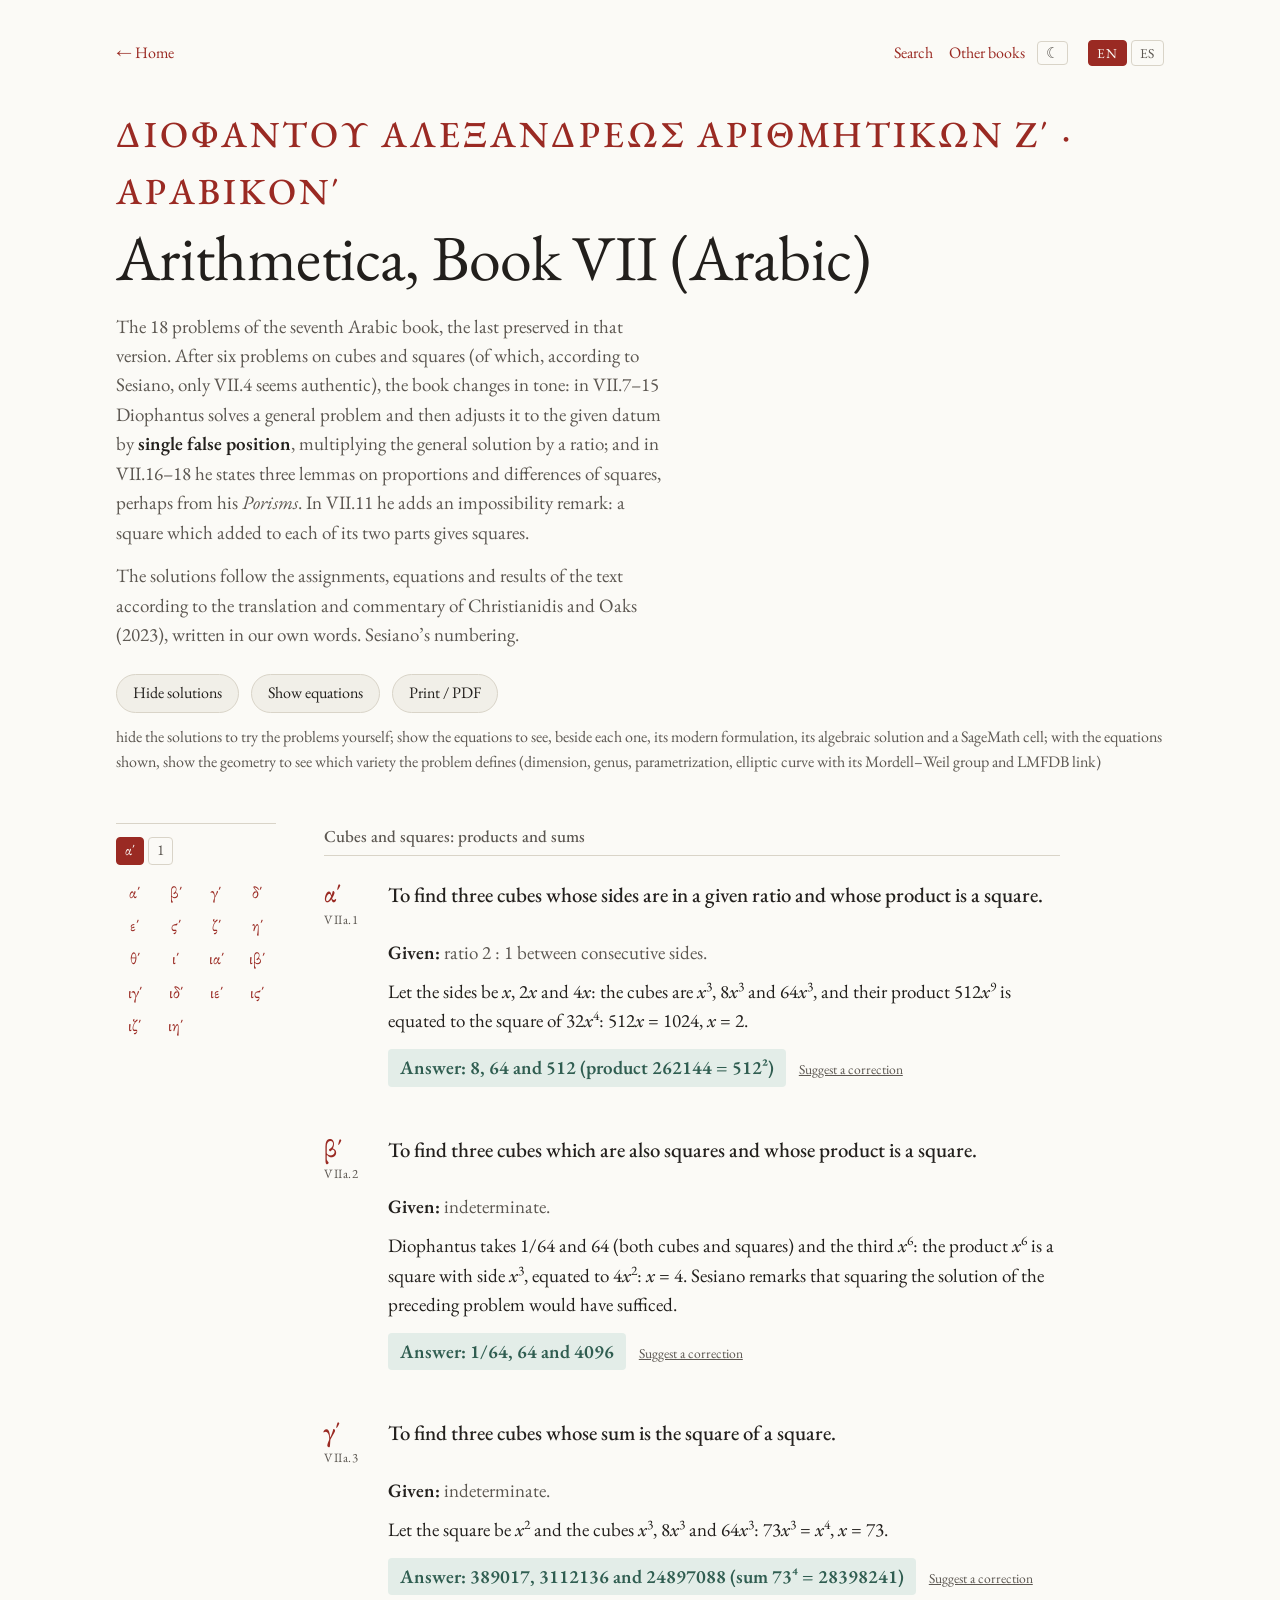
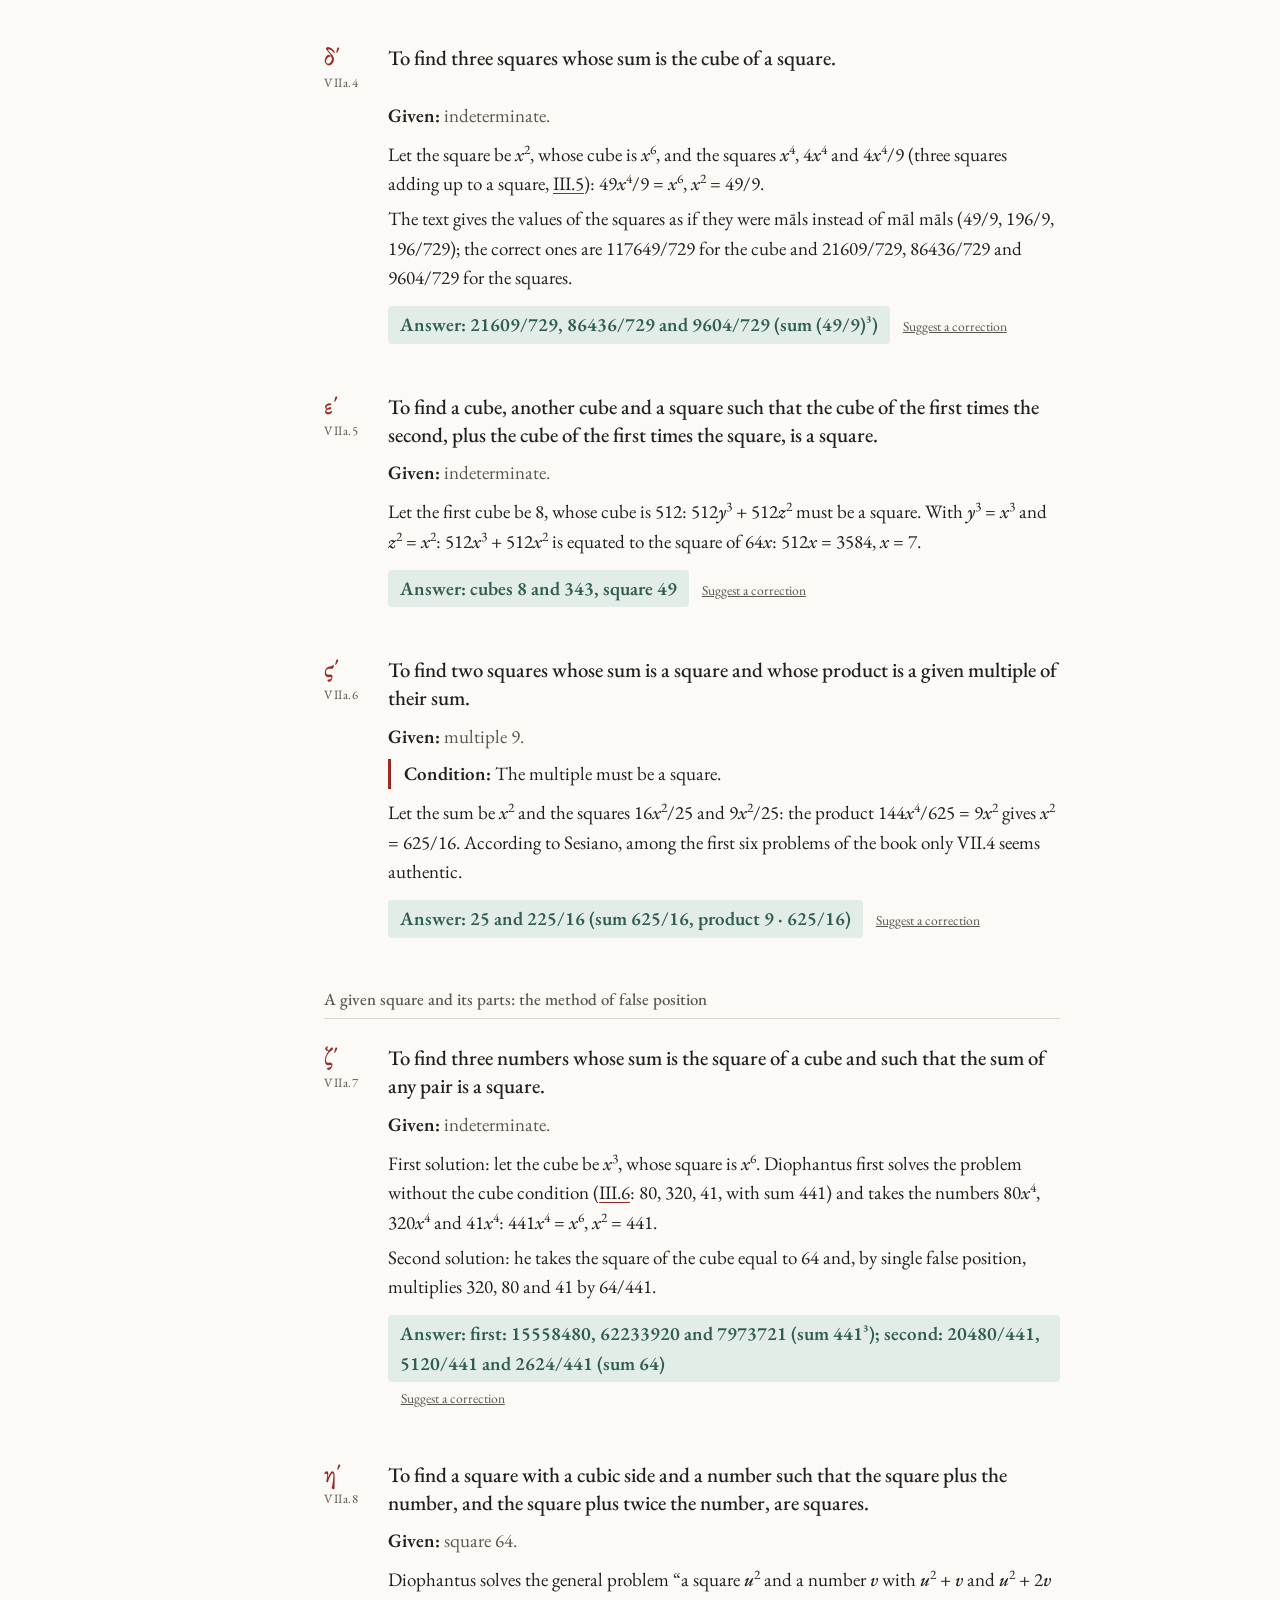
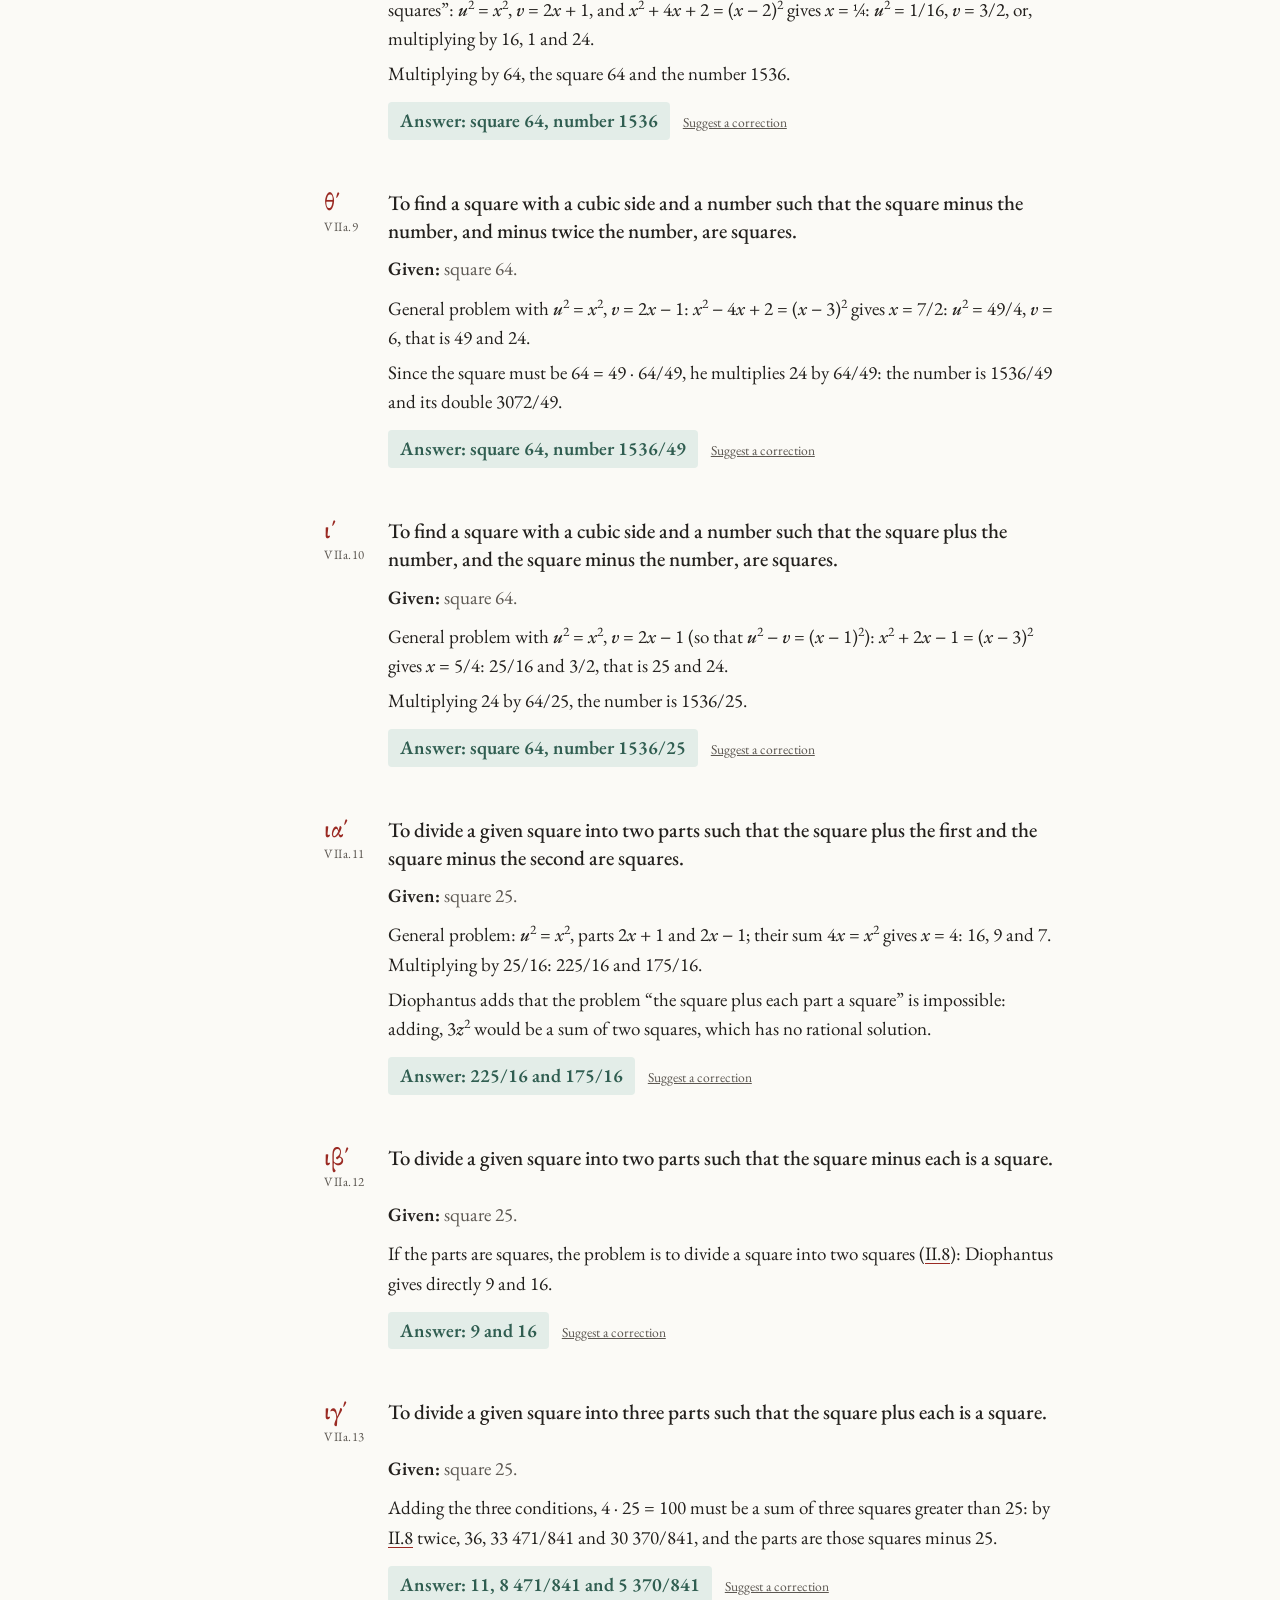
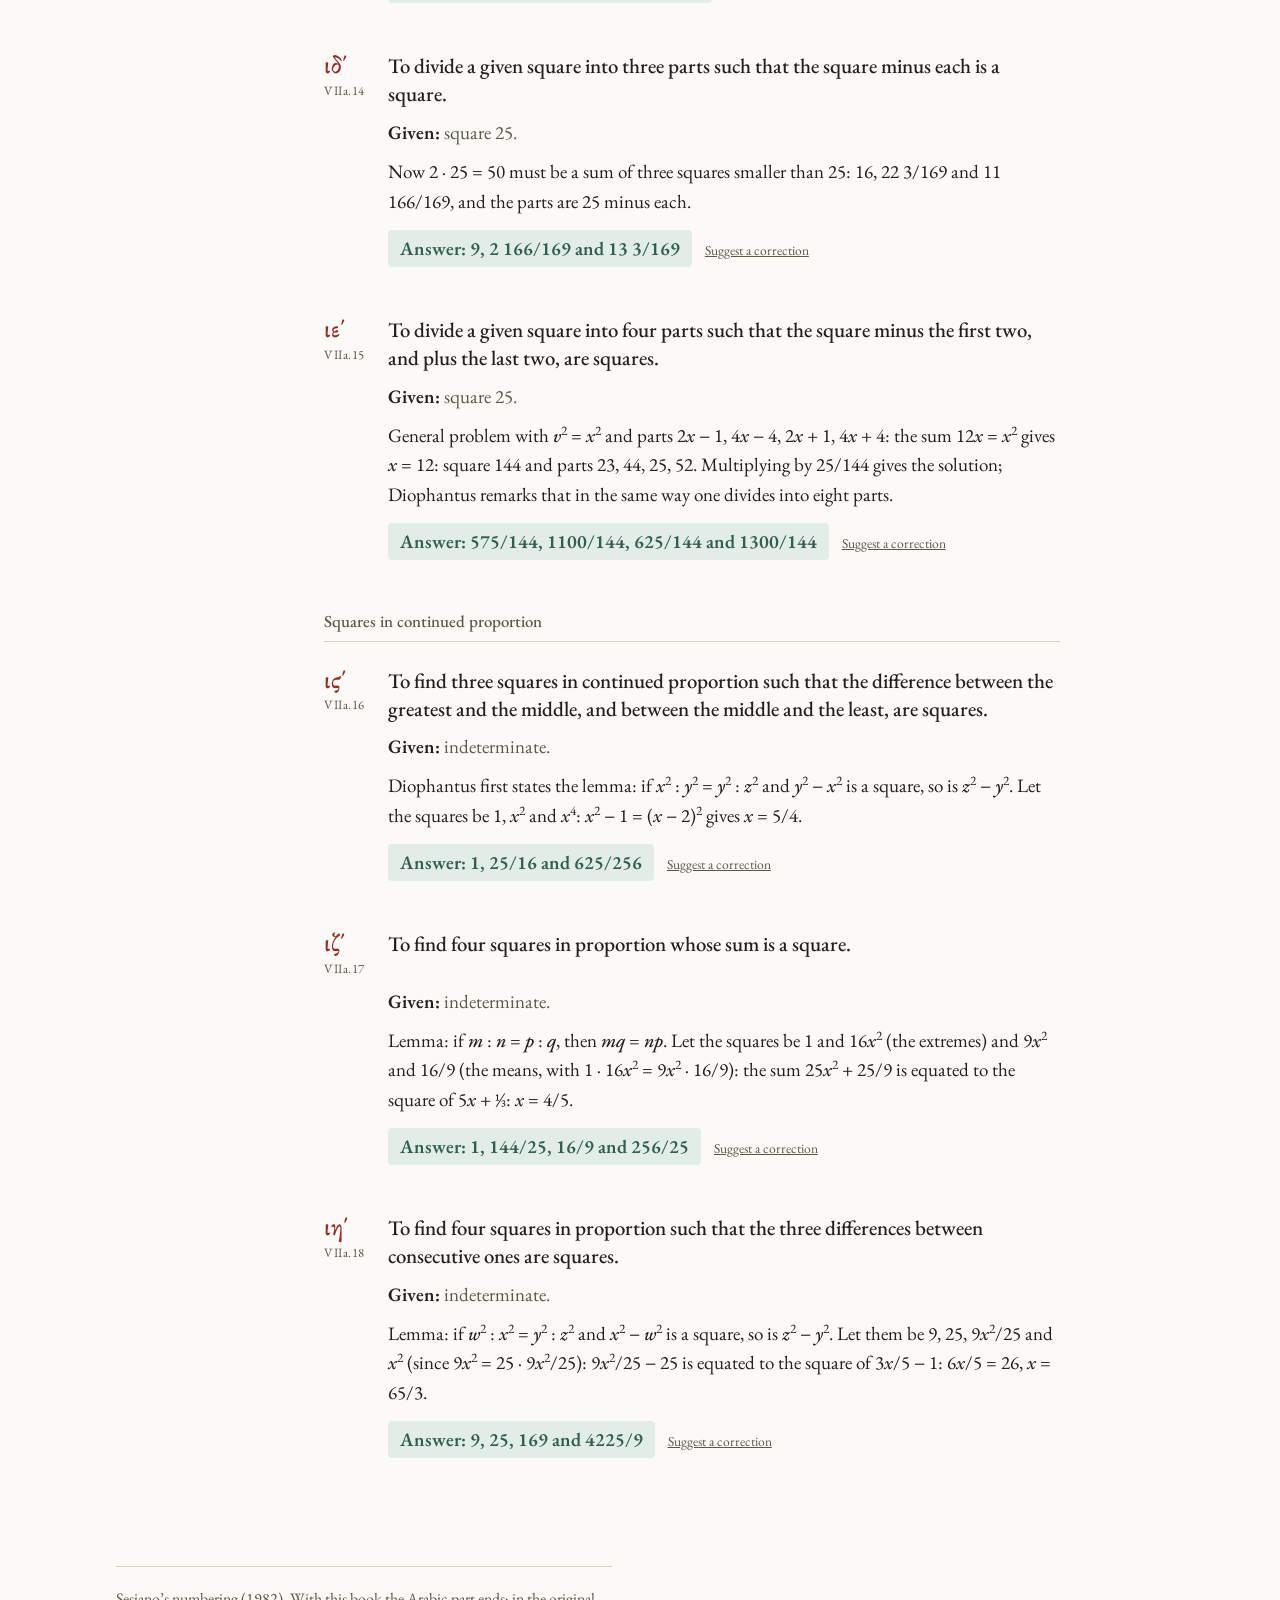
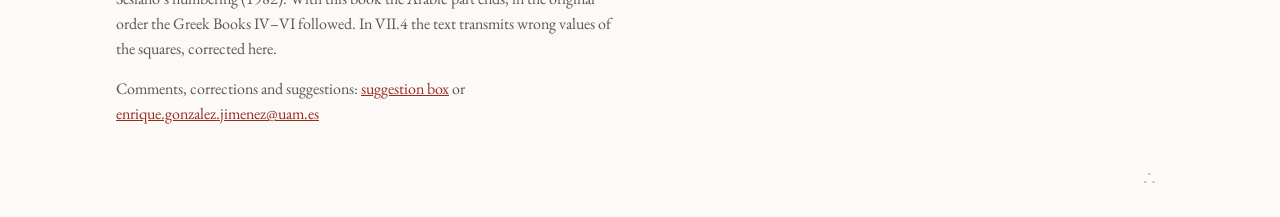
<file: libro-a7.html>
<!DOCTYPE html>
<html lang="en">
<head>
<meta charset="utf-8">
<meta name="viewport" content="width=device-width, initial-scale=1, viewport-fit=cover">
<link rel="preconnect" href="https://fonts.googleapis.com">
<link rel="preconnect" href="https://fonts.gstatic.com" crossorigin>
<link href="https://fonts.googleapis.com/css2?family=EB+Garamond:ital,wght@0,400;0,500;0,600;1,400;1,500&family=GFS+Didot&display=swap" rel="stylesheet">
<link rel="stylesheet" href="assets/estilo.css?v=3e18a161">
<title>Diofanto · Aritmética · Libro VII árabe</title>
<!--meta-->
<meta name="description" content="Arabic Book VII of Diophantus’s Arithmetica: 18 problems with Diophantus’s solutions, modern equations, SageMath cells and the geometry of each problem.">
<link rel="canonical" href="https://arithmeticaofdiophantus.github.io/libro-a7.html">
<meta property="og:type" content="website">
<meta property="og:site_name" content="The Arithmetica of Diophantus">
<meta property="og:title" content="Arabic Book VII · The Arithmetica of Diophantus">
<meta property="og:description" content="Arabic Book VII of Diophantus’s Arithmetica: 18 problems with Diophantus’s solutions, modern equations, SageMath cells and the geometry of each problem.">
<meta property="og:url" content="https://arithmeticaofdiophantus.github.io/libro-a7.html">
<meta property="og:image" content="https://arithmeticaofdiophantus.github.io/assets/img/og-card.jpg">
<meta property="og:image:width" content="1200">
<meta property="og:image:height" content="630">
<meta property="og:image:alt" content="ΑΡΙΘΜΗΤΙΚΑ: The Arithmetica of Diophantus, beside page 61 of the 1670 edition with Fermat’s note">
<meta property="og:locale" content="en_GB">
<meta property="og:locale:alternate" content="es_ES">
<meta name="twitter:card" content="summary_large_image">
<meta name="twitter:title" content="Arabic Book VII · The Arithmetica of Diophantus">
<meta name="twitter:description" content="Arabic Book VII of Diophantus’s Arithmetica: 18 problems with Diophantus’s solutions, modern equations, SageMath cells and the geometry of each problem.">
<meta name="twitter:image" content="https://arithmeticaofdiophantus.github.io/assets/img/og-card.jpg">
<!--/meta-->
<script>try{var t=localStorage.getItem("diofanto-tema");if(t==="dark"||t==="light")document.documentElement.setAttribute("data-theme",t)}catch(e){}</script>
<script src="https://sagecell.sagemath.org/static/embedded_sagecell.js"></script>
</head>
<body class="lang-en">
<div class="page">
<!--BOOK1-->
<div data-book="a7">
    <div class="topbar">
      <span><a href="index.html" data-i18n="es">← Inicio</a><a href="index.html" data-i18n="en">← Home</a></span>
      <nav>
        <span data-i18n="es"><a href="index.html#buscar">Buscar</a><a href="index.html#libros">Otros libros</a></span>
        <span data-i18n="en"><a href="index.html#buscar">Search</a><a href="index.html#libros">Other books</a></span>
        <button type="button" class="themesw" aria-label="Dark mode" title="Dark mode">☾</button><span class="langsw" role="group" aria-label="Language / Idioma"><button type="button" data-lang="en">EN</button><button type="button" data-lang="es">ES</button></span>
      </nav>
    </div>
    <header>
      <p class="greek">ΔΙΟΦΑΝΤΟΥ ΑΛΕΞΑΝΔΡΕΩΣ ΑΡΙΘΜΗΤΙΚΩΝ Ζ΄ · ΑΡΑΒΙΚΟΝ΄</p>
      <h1><span data-i18n="es">Aritmética, Libro VII árabe</span><span data-i18n="en">Arithmetica, Book VII (Arabic)</span></h1>
      <div class="intro" data-i18n="es">
<p>Los 18 problemas del séptimo libro árabe, el último de los conservados en esa versión. Tras seis problemas sobre cubos y cuadrados (de los que, según Sesiano, solo VII.4 parece auténtico), el libro cambia de tono: en VII.7–15 Diofanto resuelve un problema general y después lo ajusta al dato concreto por <strong>falsa posición simple</strong>, multiplicando la solución general por una razón; y en VII.16–18 enuncia tres lemas sobre proporciones y diferencias de cuadrados, quizá procedentes de sus <em>Porismas</em>. En VII.11 añade una observación de imposibilidad: un cuadrado que sumado a cada una de sus dos partes dé cuadrados.</p>
        <p>Las resoluciones siguen las asignaciones, ecuaciones y resultados del texto según la traducción y el comentario de Christianidis y Oaks (2023), redactados con nuestras palabras. Numeración de Sesiano.</p>
      </div>
      <div class="intro" data-i18n="en">
<p>The 18 problems of the seventh Arabic book, the last preserved in that version. After six problems on cubes and squares (of which, according to Sesiano, only VII.4 seems authentic), the book changes in tone: in VII.7–15 Diophantus solves a general problem and then adjusts it to the given datum by <strong>single false position</strong>, multiplying the general solution by a ratio; and in VII.16–18 he states three lemmas on proportions and differences of squares, perhaps from his <em>Porisms</em>. In VII.11 he adds an impossibility remark: a square which added to each of its two parts gives squares.</p>
        <p>The solutions follow the assignments, equations and results of the text according to the translation and commentary of Christianidis and Oaks (2023), written in our own words. Sesiano’s numbering.</p>
      </div>
      <div class="controls">
        <button class="toggle toggle-sol" type="button" aria-pressed="false">Ocultar soluciones</button>
        <button class="toggle toggle-eq" type="button" aria-pressed="false">Mostrar ecuaciones</button>
        <button class="toggle toggle-geo" type="button" aria-pressed="false">Mostrar geometría</button>
        <span class="hint" data-i18n="es">oculta las soluciones para intentar los problemas; muestra las ecuaciones para ver, junto a cada uno, su formulación moderna, su resolución algebraica y una celda de SageMath; con las ecuaciones a la vista, muestra la geometría para ver qué variedad define el problema (dimensión, género, parametrización, curva elíptica con su grupo de Mordell–Weil y enlace a la LMFDB)</span>
        <span class="hint" data-i18n="en">hide the solutions to try the problems yourself; show the equations to see, beside each one, its modern formulation, its algebraic solution and a SageMath cell; with the equations shown, show the geometry to see which variety the problem defines (dimension, genus, parametrization, elliptic curve with its Mordell–Weil group and LMFDB link)</span>
      </div>
    </header>
    <div class="layout">
      <nav class="rail" aria-label="Índice / Index"><div class="numerals" role="group"><button type="button" data-num="griega">α΄</button><button type="button" data-num="arabiga">1</button></div></nav>
      <main class="main"></main>
    </div>
    <footer>
      <p data-i18n="es">Numeración de Sesiano (1982). Con este libro termina la parte árabe; en el orden original seguían los libros IV–VI griegos. En VII.4 el texto transmite valores erróneos de los cuadrados, corregidos aquí.</p>
      <p data-i18n="en">Sesiano’s numbering (1982). With this book the Arabic part ends; in the original order the Greek Books IV–VI followed. In VII.4 the text transmits wrong values of the squares, corrected here.</p>
      <p class="contact" data-i18n="es">Comentarios, correcciones y sugerencias: <a href="#" class="open-box">buzón de sugerencias</a> o <a class="mail" data-u="enrique.gonzalez.jimenez" data-d="uam.es" href="#">enrique.gonzalez.jimenez [arroba] uam.es</a></p>
      <p class="contact" data-i18n="en">Comments, corrections and suggestions: <a href="#" class="open-box">suggestion box</a> or <a class="mail" data-u="enrique.gonzalez.jimenez" data-d="uam.es" href="#">enrique.gonzalez.jimenez [at] uam.es</a></p>
    <a class="stats-dot" href="https://arithmeticaofdiophantus.goatcounter.com" target="_blank" rel="noopener" aria-label="Estadísticas de visitas / Visit statistics" title="∴">∴</a></footer>
</div>
<!--/BOOK1-->
</div>
<script src="assets/idioma.js?v=5a9461fb"></script>
<script src="assets/geo.js?v=7d1f947c"></script>
  <script src="assets/fermat.js?v=40c2157d"></script>
  <script src="assets/problemas.js?v=35027ec7"></script>
<script src="assets/libro-a7.js?v=e5a2ad4b"></script>
<script data-goatcounter="https://arithmeticaofdiophantus.goatcounter.com/count" async src="https://gc.zgo.at/count.js"></script>
</body>
</html>
</file>
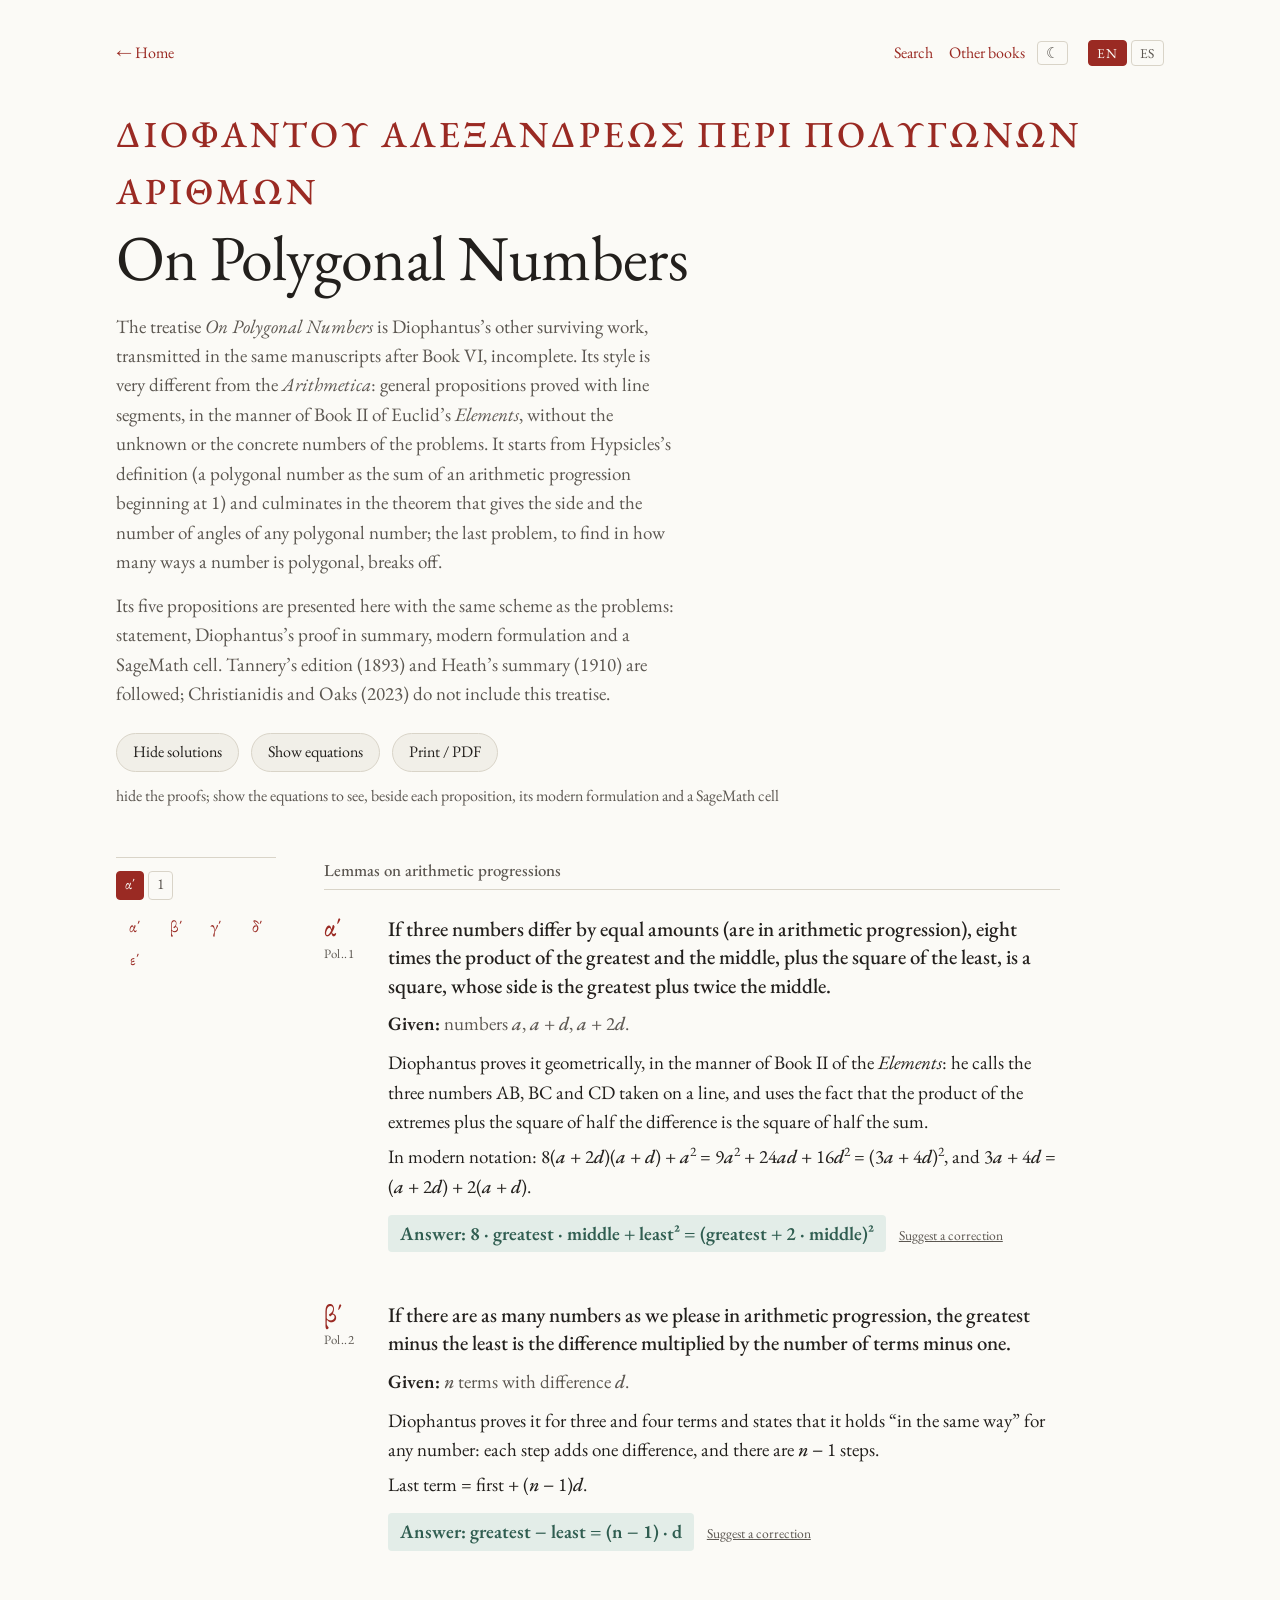
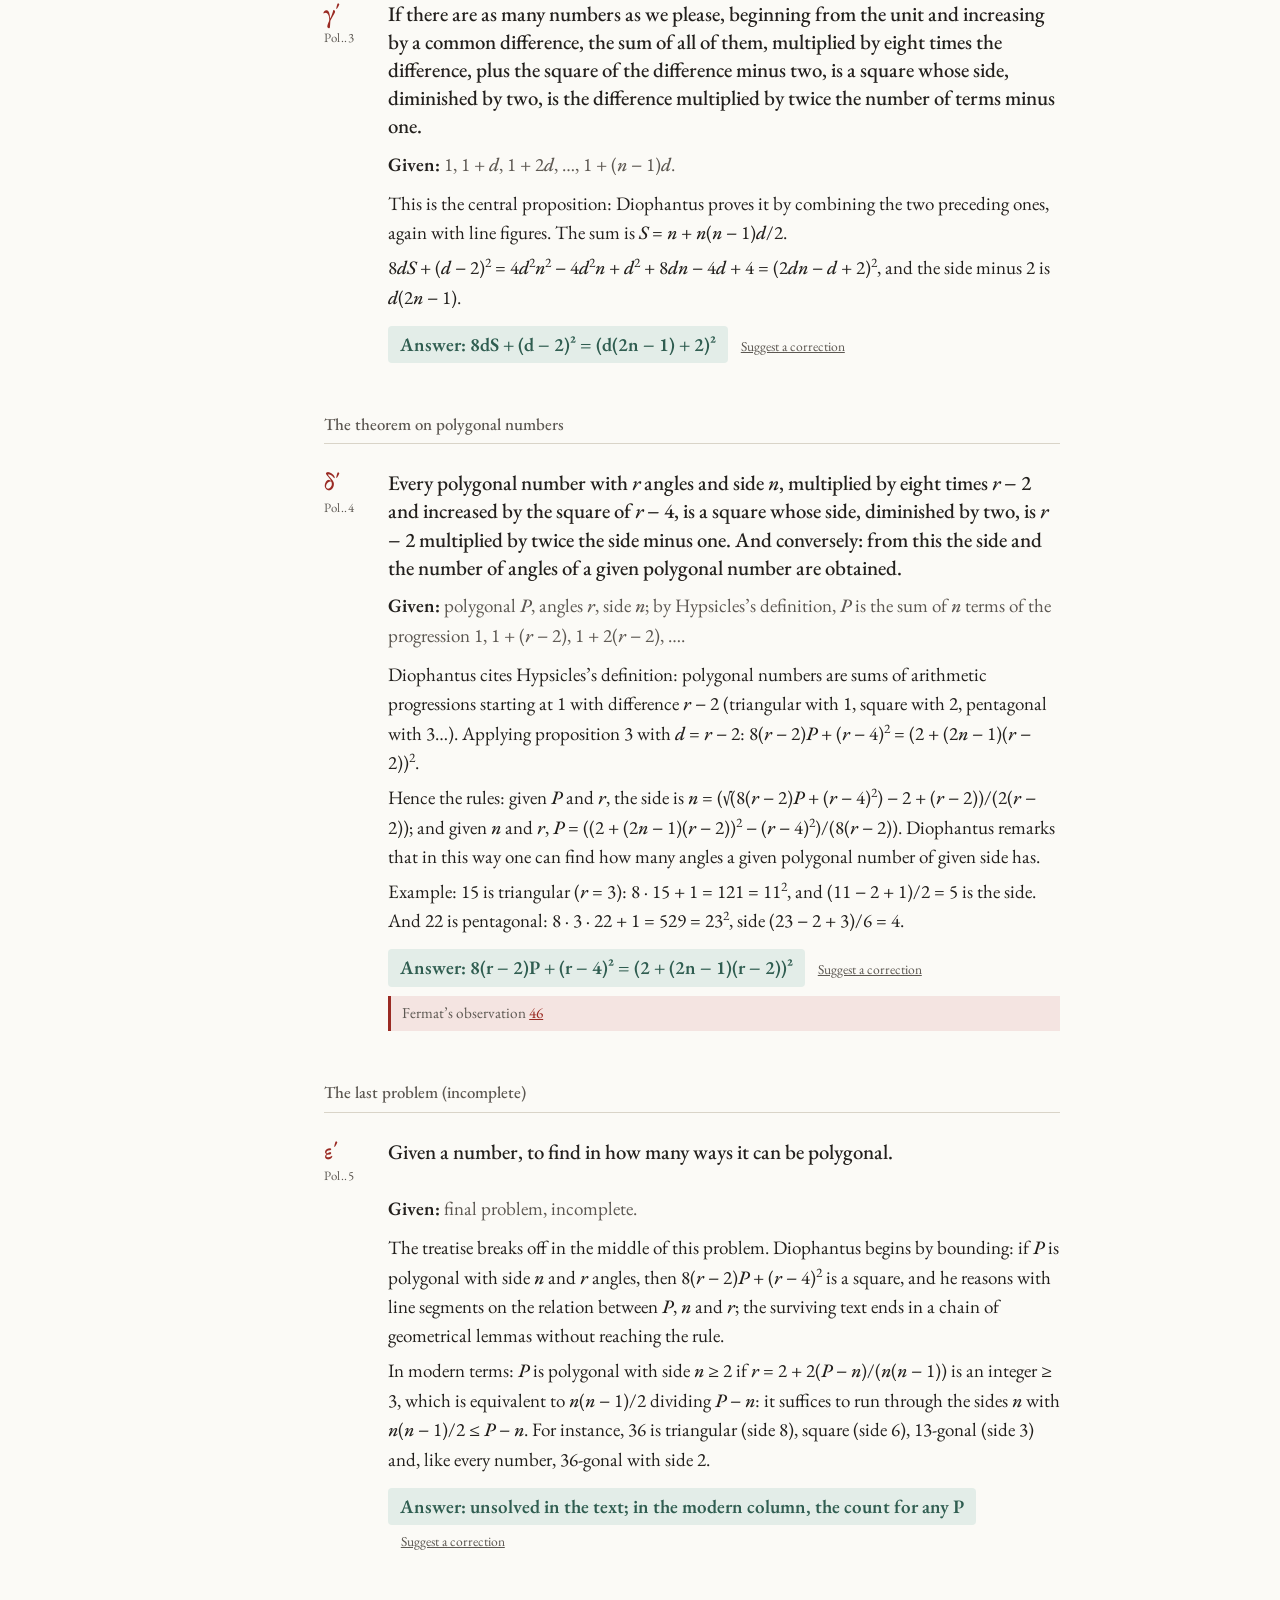
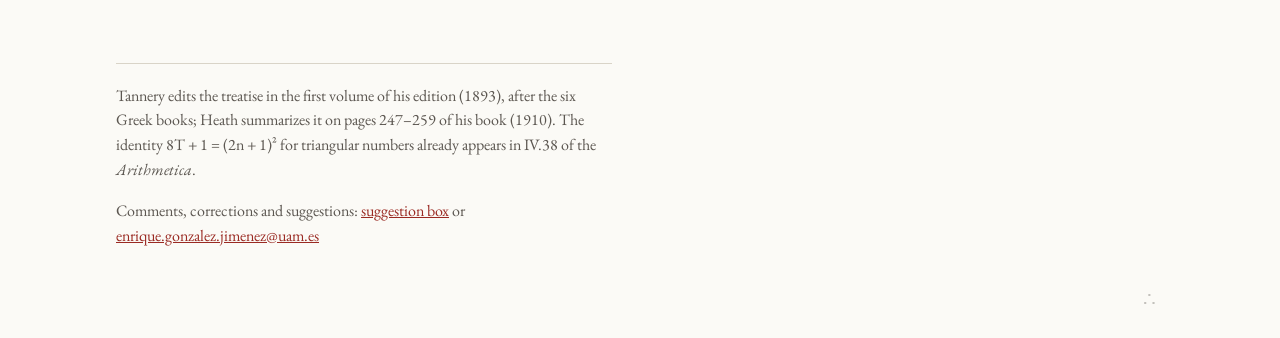
<file: libro-p.html>
<!DOCTYPE html>
<html lang="en">
<head>
<meta charset="utf-8">
<meta name="viewport" content="width=device-width, initial-scale=1, viewport-fit=cover">
<link rel="preconnect" href="https://fonts.googleapis.com">
<link rel="preconnect" href="https://fonts.gstatic.com" crossorigin>
<link href="https://fonts.googleapis.com/css2?family=EB+Garamond:ital,wght@0,400;0,500;0,600;1,400;1,500&family=GFS+Didot&display=swap" rel="stylesheet">
<link rel="stylesheet" href="assets/estilo.css?v=3e18a161">
<title>Diofanto · Sobre los números poligonales</title>
<!--meta-->
<meta name="description" content="Diophantus’s treatise On Polygonal Numbers: its five propositions with Diophantus’s proofs, modern formulations and SageMath cells.">
<link rel="canonical" href="https://arithmeticaofdiophantus.github.io/libro-p.html">
<meta property="og:type" content="website">
<meta property="og:site_name" content="The Arithmetica of Diophantus">
<meta property="og:title" content="On Polygonal Numbers · The Arithmetica of Diophantus">
<meta property="og:description" content="Diophantus’s treatise On Polygonal Numbers: its five propositions with Diophantus’s proofs, modern formulations and SageMath cells.">
<meta property="og:url" content="https://arithmeticaofdiophantus.github.io/libro-p.html">
<meta property="og:image" content="https://arithmeticaofdiophantus.github.io/assets/img/og-card.jpg">
<meta property="og:image:width" content="1200">
<meta property="og:image:height" content="630">
<meta property="og:image:alt" content="ΑΡΙΘΜΗΤΙΚΑ: The Arithmetica of Diophantus, beside page 61 of the 1670 edition with Fermat’s note">
<meta property="og:locale" content="en_GB">
<meta property="og:locale:alternate" content="es_ES">
<meta name="twitter:card" content="summary_large_image">
<meta name="twitter:title" content="On Polygonal Numbers · The Arithmetica of Diophantus">
<meta name="twitter:description" content="Diophantus’s treatise On Polygonal Numbers: its five propositions with Diophantus’s proofs, modern formulations and SageMath cells.">
<meta name="twitter:image" content="https://arithmeticaofdiophantus.github.io/assets/img/og-card.jpg">
<!--/meta-->
<script>try{var t=localStorage.getItem("diofanto-tema");if(t==="dark"||t==="light")document.documentElement.setAttribute("data-theme",t)}catch(e){}</script>
<script src="https://sagecell.sagemath.org/static/embedded_sagecell.js"></script>
</head>
<body class="lang-en">
<div class="page">
<!--BOOK1-->
<div data-book="p">
    <div class="topbar">
      <span><a href="index.html" data-i18n="es">← Inicio</a><a href="index.html" data-i18n="en">← Home</a></span>
      <nav>
        <span data-i18n="es"><a href="index.html#buscar">Buscar</a><a href="index.html#libros">Otros libros</a></span>
        <span data-i18n="en"><a href="index.html#buscar">Search</a><a href="index.html#libros">Other books</a></span>
        <button type="button" class="themesw" aria-label="Dark mode" title="Dark mode">☾</button><span class="langsw" role="group" aria-label="Language / Idioma"><button type="button" data-lang="en">EN</button><button type="button" data-lang="es">ES</button></span>
      </nav>
    </div>
    <header>
      <p class="greek">ΔΙΟΦΑΝΤΟΥ ΑΛΕΞΑΝΔΡΕΩΣ ΠΕΡΙ ΠΟΛΥΓΩΝΩΝ ΑΡΙΘΜΩΝ</p>
      <h1><span data-i18n="es">Sobre los números poligonales</span><span data-i18n="en">On Polygonal Numbers</span></h1>
      <div class="intro" data-i18n="es">
<p>El tratado <em>Sobre los números poligonales</em> es la otra obra conservada de Diofanto, transmitida en los mismos manuscritos tras el Libro VI, incompleta. Es un texto de estilo muy distinto a la <em>Aritmética</em>: proposiciones generales demostradas con segmentos de recta, al modo del libro II de los <em>Elementos</em> de Euclides, sin la incógnita ni los números concretos de los problemas. Parte de la definición de Hipsicles (número poligonal como suma de una progresión aritmética que empieza en 1) y culmina en el teorema que da el lado y el número de ángulos de cualquier poligonal; el último problema, hallar de cuántas maneras un número es poligonal, queda interrumpido.</p>
        <p>Aquí se presentan sus cinco proposiciones con el mismo esquema que los problemas: enunciado, demostración de Diofanto resumida, formulación moderna y una celda de SageMath. Se sigue la edición de Tannery (1893) y el resumen de Heath (1910); Christianidis y Oaks (2023) no incluyen este tratado.</p>
      </div>
      <div class="intro" data-i18n="en">
<p>The treatise <em>On Polygonal Numbers</em> is Diophantus’s other surviving work, transmitted in the same manuscripts after Book VI, incomplete. Its style is very different from the <em>Arithmetica</em>: general propositions proved with line segments, in the manner of Book II of Euclid’s <em>Elements</em>, without the unknown or the concrete numbers of the problems. It starts from Hypsicles’s definition (a polygonal number as the sum of an arithmetic progression beginning at 1) and culminates in the theorem that gives the side and the number of angles of any polygonal number; the last problem, to find in how many ways a number is polygonal, breaks off.</p>
        <p>Its five propositions are presented here with the same scheme as the problems: statement, Diophantus’s proof in summary, modern formulation and a SageMath cell. Tannery’s edition (1893) and Heath’s summary (1910) are followed; Christianidis and Oaks (2023) do not include this treatise.</p>
      </div>
      <div class="controls">
        <button class="toggle toggle-sol" type="button" aria-pressed="false">Ocultar soluciones</button>
        <button class="toggle toggle-eq" type="button" aria-pressed="false">Mostrar ecuaciones</button>
        <button class="toggle toggle-geo" type="button" aria-pressed="false">Mostrar geometría</button>
        <span class="hint" data-i18n="es">oculta las demostraciones; muestra las ecuaciones para ver, junto a cada proposición, su formulación moderna y una celda de SageMath</span>
        <span class="hint" data-i18n="en">hide the proofs; show the equations to see, beside each proposition, its modern formulation and a SageMath cell</span>
      </div>
    </header>
    <div class="layout">
      <nav class="rail" aria-label="Índice / Index"><div class="numerals" role="group"><button type="button" data-num="griega">α΄</button><button type="button" data-num="arabiga">1</button></div></nav>
      <main class="main"></main>
    </div>
    <footer>
      <p data-i18n="es">Tannery edita el tratado en el primer volumen de su edición (1893), tras los seis libros griegos; Heath lo resume en las páginas 247–259 de su libro (1910). La identidad 8T + 1 = (2n + 1)² para los triangulares aparece ya en IV.38 de la <em>Aritmética</em>.</p>
      <p data-i18n="en">Tannery edits the treatise in the first volume of his edition (1893), after the six Greek books; Heath summarizes it on pages 247–259 of his book (1910). The identity 8T + 1 = (2n + 1)² for triangular numbers already appears in IV.38 of the <em>Arithmetica</em>.</p>
      <p class="contact" data-i18n="es">Comentarios, correcciones y sugerencias: <a href="#" class="open-box">buzón de sugerencias</a> o <a class="mail" data-u="enrique.gonzalez.jimenez" data-d="uam.es" href="#">enrique.gonzalez.jimenez [arroba] uam.es</a></p>
      <p class="contact" data-i18n="en">Comments, corrections and suggestions: <a href="#" class="open-box">suggestion box</a> or <a class="mail" data-u="enrique.gonzalez.jimenez" data-d="uam.es" href="#">enrique.gonzalez.jimenez [at] uam.es</a></p>
    <a class="stats-dot" href="https://arithmeticaofdiophantus.goatcounter.com" target="_blank" rel="noopener" aria-label="Estadísticas de visitas / Visit statistics" title="∴">∴</a></footer>
</div>
<!--/BOOK1-->
</div>
<script src="assets/idioma.js?v=5a9461fb"></script>
<script src="assets/geo.js?v=7d1f947c"></script>
  <script src="assets/fermat.js?v=40c2157d"></script>
  <script src="assets/problemas.js?v=35027ec7"></script>
<script src="assets/libro-p.js?v=b96870d8"></script>
<script data-goatcounter="https://arithmeticaofdiophantus.goatcounter.com/count" async src="https://gc.zgo.at/count.js"></script>
</body>
</html>
</file>
<file: assets/estilo.css>
:root {
    color-scheme: light;
    --paper: #fbfaf6;
    --paper-2: #f1efe8;
    --ink: #221f1c;
    --ink-2: #5c5751;
    --rule: #d9d4c8;
    --rubric: #9a2a23;
    --rubric-soft: #f4e4e1;
    --answer: #2f5d50;
    --answer-soft: #e3ede8;
    box-sizing: border-box;
    padding-top: env(safe-area-inset-top, 0px);
    padding-bottom: env(safe-area-inset-bottom, 0px);
  }
  @media (prefers-color-scheme: dark) {
    :root:not([data-theme="light"]) {
      color-scheme: dark;
      --paper: #17171a; --paper-2: #202024; --ink: #e9e4d8; --ink-2: #a7a197;
      --rule: #38383e; --rubric: #e06a5f; --rubric-soft: #2d1f1e; --answer: #8fc9b4; --answer-soft: #1c2b26;
    }
  }
  :root[data-theme="dark"] {
    color-scheme: dark;
    --paper: #17171a; --paper-2: #202024; --ink: #e9e4d8; --ink-2: #a7a197;
    --rule: #38383e; --rubric: #e06a5f; --rubric-soft: #2d1f1e; --answer: #8fc9b4; --answer-soft: #1c2b26;
  }
  html { scroll-padding-top: calc(env(safe-area-inset-top, 0px) + 1rem); }
  *, *::before, *::after { box-sizing: inherit; }
  body {
    margin: 0; background: var(--paper); color: var(--ink);
    font-family: "EB Garamond", Garamond, "Times New Roman", Georgia, serif;
    font-size: 1.1875rem; line-height: 1.55; -webkit-font-smoothing: antialiased;
  }
  img { max-width: 100%; }
  a { color: inherit; }
  var { font-style: italic; font-weight: 500; }
  sup { font-size: 0.7em; line-height: 0; }
  .page { max-width: 68rem; margin: 0 auto; padding: 2.5rem 1.25rem 5rem; }

  /* Top bar */
  .topbar { display: flex; justify-content: space-between; align-items: baseline; gap: 1rem; margin-bottom: 2.5rem; font-size: 1rem; color: var(--ink-2); }
  .topbar a { text-decoration: none; color: var(--rubric); }
  .topbar nav a { margin-left: 1rem; }

  /* Header */
  header { margin-bottom: 3rem; }
  .greek { font-size: clamp(1.4rem, 4vw, 2.3rem); letter-spacing: 0.08em; color: var(--rubric); margin: 0 0 0.25rem; font-weight: 500; }
  h1 { font-size: clamp(2.2rem, 6.5vw, 4rem); font-weight: 400; line-height: 1.05; margin: 0 0 1.25rem; letter-spacing: -0.01em; }
  .intro { max-width: 62ch; color: var(--ink-2); }
  .intro p { margin: 0 0 0.9rem; }
  .intro strong { color: var(--ink); font-weight: 600; }
  h2 { font-size: 1.5rem; font-weight: 500; margin: 0 0 0.75rem; }
  section + section { margin-top: 4rem; }
  .lead { margin: 0 0 1.5rem; color: var(--ink-2); max-width: 62ch; }

  .controls { display: flex; flex-wrap: wrap; gap: 0.75rem; align-items: center; margin-top: 1.5rem; }
  button.toggle { font: inherit; font-size: 1rem; background: var(--paper-2); color: var(--ink); border: 1px solid var(--rule); border-radius: 999px; padding: 0.4rem 1rem; cursor: pointer; }
  button.toggle:focus-visible, .rail a:focus-visible, .book:focus-visible { outline: 2px solid var(--rubric); outline-offset: 3px; }
  .hint { color: var(--ink-2); font-size: 1rem; }

  /* Gallery */
  .figs { display: grid; grid-template-columns: repeat(auto-fit, minmax(14rem, 1fr)); gap: 2rem; }
  .figs figure { margin: 0; }
  .figs img { display: block; width: 100%; height: auto; border: 1px solid var(--rule); background: var(--paper-2); }
  .figs figcaption { margin-top: 0.6rem; font-size: 1rem; color: var(--ink-2); line-height: 1.45; }
  .figs figcaption a, .books a, .editions a { color: var(--rubric); }
  .imglink { display: flex; align-items: center; justify-content: center; text-align: center; padding: 1.5rem 1rem; min-height: 14rem; border: 1px dashed var(--rule); background: var(--paper-2); color: var(--rubric); text-decoration: none; font-size: 1rem; }

  /* Books */
  .books { display: grid; grid-template-columns: repeat(auto-fit, minmax(14rem, 1fr)); gap: 1rem; }
  .book { display: block; text-decoration: none; border: 1px solid var(--rule); padding: 1rem 1.1rem 1.1rem; background: var(--paper-2); }
  .book .bnum { color: var(--rubric); font-size: 1.9rem; line-height: 1; font-weight: 500; }
  .book .bnum small { font-size: 0.8rem; color: var(--ink-2); margin-left: 0.3rem; letter-spacing: 0.05em; }
  .book .btitle { font-size: 1.15rem; font-weight: 500; margin: 0.35rem 0 0.2rem; }
  .book .bmeta { font-size: 0.95rem; color: var(--ink-2); }
  .book.soon { border-style: dashed; background: transparent; }
  .book.soon .bnum { color: var(--ink-2); }
  .book:not(.soon):hover { border-color: var(--rubric); }

  /* Editions */
  .biblio h3 { font-size: 1.15rem; font-weight: 600; margin: 1.75rem 0 0.5rem; }
  .biblio h4 { font-size: 1rem; font-weight: 600; font-style: italic; margin: 1.2rem 0 0.4rem; color: var(--ink-2); }
  ul.bib { list-style: none; padding-left: 0; max-width: 80ch; }
  ul.bib li { padding-left: 1.6rem; text-indent: -1.6rem; margin-bottom: 0.5rem; line-height: 1.45; }
  ul.bib a { color: var(--rubric); word-break: break-word; }
  .biblio .star { color: var(--rubric); font-size: 0.85em; }
  .curves-sec a { color: var(--rubric); }
  .curves-sec h3 { font-size: 1.15rem; font-weight: 600; margin: 1.75rem 0 0.5rem; }
  .curves-sec ul { padding-left: 1.2rem; max-width: 80ch; }
  .curves-sec li { margin-bottom: 0.55rem; }
  .tablewrap { overflow-x: auto; margin: 1rem 0; }
  table.curves { border-collapse: collapse; font-size: 0.9rem; min-width: 44rem; }
  table.curves th, table.curves td { border-top: 1px solid var(--rule); padding: 0.45rem 0.6rem; text-align: left; vertical-align: top; }
  table.curves th { font-size: 0.75rem; letter-spacing: 0.08em; text-transform: uppercase; color: var(--ink-2); border-top: 0; }
  table.curves small { color: var(--ink-2); }
  table.curves-g2 td { font-size: 0.95rem; }
  table.curves-g2 td:nth-child(2) { white-space: nowrap; }
  .curves-sec > div > p { max-width: 75ch; }
  table.curves-g2 td:nth-child(3), table.curves-g2 td:nth-child(4), table.curves-g2 td:nth-child(5) { min-width: 11rem; }
  table.curves code { font-size: 0.85em; }
  .editions h3 { font-size: 1.15rem; font-weight: 600; margin: 1.75rem 0 0.5rem; }
  .editions h3:first-of-type { margin-top: 0; }
  .editions ul { padding-left: 1.2rem; margin: 0; max-width: 70ch; }
  .editions li { margin-bottom: 0.55rem; }

  /* Book I layout */
  .layout { display: grid; grid-template-columns: minmax(0, 1fr); gap: 1.5rem; }
  .layout > *, .prob, .cols, .cols > *, .dio, .eq, .geo { min-width: 0; }
  .eq p, .geo p, .dio p { overflow-wrap: break-word; }
  .rail { display: flex; flex-wrap: wrap; gap: 0.35rem 0.6rem; border-top: 1px solid var(--rule); border-bottom: 1px solid var(--rule); padding: 0.8rem 0; }
  .rail a { text-decoration: none; color: var(--rubric); font-size: 1.05rem; min-width: 2.2rem; text-align: center; padding: 0.1rem 0.2rem; border-radius: 4px; }
  .rail a:hover { background: var(--rubric-soft); }
  .r, .num-arabic .g { display: none; }
  .num-arabic .r { display: inline; }
  .numerals { display: flex; gap: 0.25rem; align-items: center; margin-right: 0.5rem; }
  .numerals button { font: inherit; font-size: 0.95rem; background: transparent; color: var(--ink-2); border: 1px solid var(--rule); border-radius: 4px; padding: 0.1rem 0.5rem; cursor: pointer; }
  .numerals button[aria-pressed="true"] { background: var(--rubric); color: var(--paper); border-color: var(--rubric); }
  .numerals button:focus-visible { outline: 2px solid var(--rubric); outline-offset: 2px; }
  @media (min-width: 60rem) {
    .layout { grid-template-columns: 10rem minmax(0, 46rem); gap: 3rem; }
    .rail { position: sticky; top: calc(env(safe-area-inset-top, 0px) + 1.5rem); align-self: start; display: grid; grid-template-columns: repeat(4, 1fr); gap: 0.25rem 0.2rem; border-bottom: none; padding-bottom: 0; max-height: calc(100vh - 3rem); overflow-y: auto; }
    .numerals { grid-column: 1 / -1; margin: 0 0 0.5rem; }
  }
  .group { margin-top: 3rem; }
  .group:first-child { margin-top: 0; }
  .group h2 { font-size: 1.05rem; font-weight: 500; color: var(--ink-2); margin: 0 0 1.25rem; padding-bottom: 0.4rem; border-bottom: 1px solid var(--rule); }
  .prob { margin: 0 0 2.75rem; scroll-margin-top: 1.5rem; }
  .prob h3 { display: grid; grid-template-columns: 3.4rem 1fr; gap: 0.6rem; align-items: baseline; font-weight: 500; font-size: 1.3rem; line-height: 1.35; margin: 0 0 0.6rem; }
  .num { color: var(--rubric); font-size: 1.6rem; font-weight: 500; }
  .num small { display: block; font-size: 0.8rem; color: var(--ink-2); font-weight: 400; letter-spacing: 0.04em; }
  .cols { margin-left: 4rem; }
  .eq { display: none; }
  .eqh { font-size: 0.85rem; letter-spacing: 0.1em; text-transform: uppercase; color: var(--ink-2); margin: 0 0 0.4rem; }
  .dio .eqh { display: none; }
  .geo { display: none; }
  .show-eq.show-geo .geo { display: block; margin-top: 1.4rem; padding-top: 1rem; border-top: 1px dashed var(--rule); }
  .geo .gkind { font-style: italic; }
  .magma-btn, .copy-btn { font: inherit; font-size: 0.85rem; padding: 0.3rem 0.7rem; border: 1px solid var(--rule); border-radius: 4px; background: var(--paper-2); color: var(--ink); cursor: pointer; }
  .magma-link { font-size: 0.85rem; margin-left: 0.5rem; }
  .magma-msg { display: inline-block; margin-left: 0.5rem; font-size: 0.85rem; color: var(--ink-2); margin-top: 0.3rem; }
  .geo .codeh { font-size: 0.8rem; letter-spacing: 0.08em; text-transform: uppercase; color: var(--ink-2); margin: 0.8rem 0 0.2rem; }
  .toggle-geo { display: none; }
  .show-eq .toggle-geo { display: inline-block; }
  .show-eq .dio .eqh { display: block; }
  .show-eq .eq { display: block; margin-top: 1.5rem; padding-top: 1rem; border-top: 1px dashed var(--rule); }
  .eqs p { margin: 0 0 0.2rem; font-size: 1.25rem; }
  .eqs + .datos { margin-top: 0.5rem; }
  .sage-code { font-family: "SFMono-Regular", Menlo, Consolas, "Liberation Mono", monospace; font-size: 0.85rem; line-height: 1.45; background: var(--paper-2); border: 1px solid var(--rule); padding: 0.7rem 0.9rem; overflow-x: auto; margin: 0.8rem 0 0.5rem; }
  .sage-btn { font: inherit; font-size: 0.95rem; background: transparent; color: var(--rubric); border: 1px solid var(--rubric); border-radius: 999px; padding: 0.25rem 0.9rem; cursor: pointer; }
  .sage-cell { margin-top: 0.6rem; font-family: system-ui, sans-serif; font-size: 0.9rem; }
  .hist { margin-top: 1rem; padding: 0.8rem 1rem; background: var(--paper-2); border-left: 3px solid var(--ink-2); font-size: 1.05rem; line-height: 1.5; }
  .hist .eqh { display: block !important; margin-bottom: 0.3rem; }
  .hist p { margin: 0; }
  .hide-sol .eq .sol { display: block; }
  .hide-sol .eq .sol > p:not(.eqh), .hide-sol .eq .sol pre, .hide-sol .eq .sol button, .hide-sol .eq .sol .sage-cell { display: none; }
  @media (min-width: 60rem) {
    .show-eq .page { max-width: 84rem; }
    .show-eq .layout { grid-template-columns: 10rem minmax(0, 1fr); }
    .show-eq .cols { display: grid; grid-template-columns: 1fr 1fr; gap: 2.5rem; }
    .show-eq .eq { margin-top: 0; padding-top: 0; border-top: none; padding-left: 2rem; border-left: 1px solid var(--rule); }
  }
  @media (max-width: 36rem) { .prob h3 { grid-template-columns: 2.6rem 1fr; } .cols { margin-left: 0; } }
  .datos { color: var(--ink-2); margin: 0 0 0.5rem; }
  .datos b, .cond b { font-weight: 600; color: var(--ink); }
  .cond { margin: 0 0 0.5rem; padding-left: 0.8rem; border-left: 3px solid var(--rubric); }
  .sol { margin: 0.6rem 0 0; }
  .sol p { margin: 0 0 0.35rem; }
  .resp { display: inline-block; margin-top: 0.5rem; background: var(--answer-soft); color: var(--answer); padding: 0.25rem 0.75rem; border-radius: 4px; font-weight: 600; }
  .hide-sol .sol, .hide-sol .resp { display: none; }
  .lang-en.hide-sol .prob::after { content: "Solution hidden"; }
  .hide-sol .prob::after { content: "Solución oculta"; display: block; margin: 0.6rem 0 0 4rem; color: var(--ink-2); font-style: italic; font-size: 1rem; }
  @media (max-width: 36rem) { .hide-sol .prob::after { margin-left: 0; } }

  footer { margin-top: 4rem; padding-top: 1.25rem; border-top: 1px solid var(--rule); color: var(--ink-2); font-size: 1rem; max-width: 62ch; }
  footer p { margin: 0 0 0.6rem; }
  @media (prefers-reduced-motion: no-preference) { html { scroll-behavior: smooth; } }

  /* Idioma / Language */
  body.lang-es [data-i18n="en"], body.lang-en [data-i18n="es"] { display: none !important; }
  .langsw { display: inline-flex; gap: 0.25rem; margin-left: 1.25rem; vertical-align: baseline; }
  .langsw button { font: inherit; font-size: 0.85rem; letter-spacing: 0.05em; background: transparent; color: var(--ink-2); border: 1px solid var(--rule); border-radius: 4px; padding: 0.1rem 0.5rem; cursor: pointer; }
  .langsw button[aria-pressed="true"] { background: var(--rubric); color: var(--paper); border-color: var(--rubric); }
  .langsw button:focus-visible { outline: 2px solid var(--rubric); outline-offset: 2px; }
  .themesw { font: inherit; font-size: 0.95rem; line-height: 1; margin-left: 0.6rem; padding: 0.22rem 0.5rem; background: transparent; color: var(--ink-2); border: 1px solid var(--rule); border-radius: 4px; cursor: pointer; vertical-align: baseline; }
  .themesw:hover { color: var(--rubric); border-color: var(--rubric); }
  .themesw:focus-visible { outline: 2px solid var(--rubric); outline-offset: 2px; }
  .topbar nav .langsw a { margin: 0; }

  footer .contact { margin-top: 1rem; }
  footer .contact a { color: var(--rubric); }

  /* ---------- Portada ---------- */
  .hero { display: grid; grid-template-columns: minmax(0, 1.35fr) minmax(0, 0.8fr); gap: clamp(1.5rem, 4vw, 3.5rem); align-items: start; margin: 0 0 2.5rem; }
  .hero-author { margin: 0; font-size: 1.05rem; color: var(--ink-2); font-style: italic; }
  .hero-greek {
    grid-column: 1 / -1;
    font-family: "GFS Didot", "EB Garamond", "Times New Roman", serif; font-weight: 400;
    font-size: clamp(2.6rem, 13.2vw, 9.4rem); line-height: 0.9; letter-spacing: 0.03em;
    color: var(--rubric); margin: 0 0 -0.4rem; white-space: nowrap;
  }
  .hero h1 { font-size: clamp(1.7rem, 4.2vw, 2.6rem); font-weight: 500; line-height: 1.1; margin: 0 0 1.1rem; letter-spacing: 0; }
  .hero-lead { max-width: 58ch; color: var(--ink-2); margin: 0 0 1.4rem; line-height: 1.6; }
  .hero-lead em { color: var(--ink); }
  .hero-cta { display: flex; flex-wrap: wrap; gap: 0.75rem; margin: 0 0 2.2rem; }
  .cta { display: inline-block; padding: 0.55rem 1.1rem; border: 1px solid var(--rubric); border-radius: 3px; color: var(--rubric); text-decoration: none; font-size: 1.05rem; }
  .cta-main { background: var(--rubric); color: var(--paper); }
  .cta:hover { background: var(--rubric-soft); color: var(--rubric); }
  .cta-main:hover { background: var(--ink); border-color: var(--ink); color: var(--paper); }
  .cta:focus-visible, .bk:focus-visible, .hero-folio a:focus-visible { outline: 2px solid var(--rubric); outline-offset: 3px; }

  .notation { margin: 0; padding: 1.2rem 0 0; border-top: 1px solid var(--rule); }
  .nt-line { display: flex; flex-wrap: wrap; align-items: flex-end; gap: 0.2rem 1.15rem; }
  .nt { display: inline-flex; flex-direction: column; align-items: center; padding: 0.15rem 0.25rem; border-radius: 3px; transition: background 0.2s; }
  .nt-g { font-family: "GFS Didot", "EB Garamond", serif; font-size: clamp(1.6rem, 3.6vw, 2.3rem); line-height: 1.25; color: var(--ink); white-space: nowrap; }
  .nt-g sup { font-size: 0.55em; vertical-align: 0.75em; line-height: 0; }
  .nt-g .mo sup { font-size: 0.5em; margin-left: -0.05em; }
  .nt-g .nm { text-decoration: overline; text-decoration-thickness: 0.06em; text-underline-offset: 0; }
  .nt-g .ms, .nt-g .eqs { color: var(--rubric); }
  .nt-m { font-size: 1.05rem; color: var(--ink-2); white-space: nowrap; margin-top: 0.15rem; }
  .nt:hover, .nt:focus-within { background: var(--rubric-soft); }
  .nt:hover .nt-m { color: var(--rubric); }
  .notation figcaption { margin-top: 0.9rem; font-size: 1rem; color: var(--ink-2); max-width: 60ch; }
  /* único momento animado: la lectura moderna aparece término a término al cargar */
  .notation.anim .nt-m { opacity: 0; transform: translateY(-0.35rem); }
  .notation.anim.on .nt-m { opacity: 1; transform: none; transition: opacity 0.5s ease, transform 0.5s ease; transition-delay: calc(0.5s + var(--i) * 0.28s); }
  @media (prefers-reduced-motion: reduce) { .notation.anim .nt-m { opacity: 1; transform: none; transition: none; } }

  .hero-folio { margin: 0.6rem 0 0; }
  .hero-folio img { display: block; width: 100%; height: auto; border: 1px solid var(--rule); box-shadow: 0 1.2rem 2.4rem -1.6rem rgba(60, 40, 20, 0.45); }
  .hero-folio figcaption { font-size: 0.95rem; color: var(--ink-2); margin-top: 0.6rem; line-height: 1.4; }

  .thirteen { margin: 0 0 3.5rem; }
  .thirteen-cap { color: var(--ink-2); max-width: 70ch; margin: 0 0 0.9rem; }
  .bks { display: grid; grid-template-columns: repeat(13, minmax(0, 1fr)); gap: 0.35rem; }
  .bk { position: relative; display: flex; flex-direction: column; justify-content: flex-start; min-height: 6.4rem; padding: 0.45rem 0.5rem; border: 1px solid var(--rule); border-radius: 3px; text-decoration: none; color: var(--ink); background: var(--paper); }
  .bk-g { border-top: 4px solid var(--rubric); }
  .bk-a { border-top: 4px solid var(--answer); }
  .bk-x { border-style: dashed; color: var(--ink-2); background: transparent; }
  a.bk:hover { background: var(--paper-2); }
  .bk-pos { font-size: 0.8rem; color: var(--ink-2); margin-bottom: auto; padding-bottom: 0.35rem; }
  .bk-lab { font-size: 1.45rem; line-height: 1; font-weight: 500; }
  .bk-lang { font-size: 0.85rem; color: var(--ink-2); margin-top: 0.2rem; }
  .bk-n { font-size: 0.8rem; color: var(--ink-2); }
  .life { max-width: 62ch; color: var(--ink-2); margin-top: 1.6rem; }
  .life p { margin: 0; }

  @media (max-width: 52rem) {
    .hero { grid-template-columns: 1fr; }
    .hero-folio { max-width: 20rem; }
    .topbar { flex-wrap: wrap; }
    .topbar > span:first-child { white-space: nowrap; }
    .topbar nav a { display: inline-block; margin: 0 0.9rem 0.3rem 0; }
    .topbar nav .langsw { margin-left: 0; }
    .topbar nav .themesw { margin-left: 0; margin-right: 0.4rem; }
    .bks { grid-template-columns: repeat(5, minmax(0, 1fr)); }
  }
  @media (max-width: 30rem) {
    .bks { grid-template-columns: repeat(3, minmax(0, 1fr)); }
    .hero-greek { letter-spacing: 0.01em; }
  }

  /* Buzón de sugerencias */
  .sugg { display: inline-block; margin-left: 0.8rem; font-size: 0.85rem; color: var(--ink-2); }
  .sugg:hover { color: var(--rubric); }
  .sugg-box { border: 1px solid var(--rule); border-radius: 4px; padding: 1.4rem 1.6rem; max-width: 34rem; width: calc(100% - 2rem); background: var(--paper); color: var(--ink); }
  .sugg-box::backdrop { background: rgba(20, 15, 10, 0.45); }
  .sugg-box h2 { margin: 0 0 0.4rem; font-size: 1.5rem; font-weight: 500; }
  .sugg-box .sb-intro { color: var(--ink-2); margin: 0 0 1rem; font-size: 1rem; }
  .sugg-box label { display: block; margin-bottom: 0.8rem; font-size: 0.95rem; color: var(--ink-2); }
  .sugg-box input, .sugg-box textarea { display: block; width: 100%; box-sizing: border-box; margin-top: 0.25rem; padding: 0.45rem 0.55rem; font: inherit; font-size: 1rem; color: var(--ink); background: var(--paper-2); border: 1px solid var(--rule); border-radius: 3px; }
  .sugg-box input:focus, .sugg-box textarea:focus { outline: 2px solid var(--rubric); outline-offset: 1px; }
  .sb-actions { display: flex; justify-content: flex-end; gap: 0.6rem; margin: 0.4rem 0 0; }
  .sb-actions button { font: inherit; font-size: 1rem; padding: 0.45rem 1rem; border-radius: 3px; border: 1px solid var(--rubric); cursor: pointer; background: transparent; color: var(--rubric); }
  .sb-actions .sb-send { background: var(--rubric); color: var(--paper); }

  /* Barra flotante con los botones de vista */
  .dock {
    position: fixed; left: 50%; bottom: calc(1rem + env(safe-area-inset-bottom, 0px)); z-index: 60;
    display: flex; flex-wrap: wrap; justify-content: center; gap: 0.5rem; padding: 0.45rem 0.55rem; max-width: calc(100% - 2rem); box-sizing: border-box;
    background: var(--paper); border: 1px solid var(--rule); border-radius: 999px; box-shadow: 0 0.8rem 2rem -0.8rem rgba(40, 30, 20, 0.45);
    transform: translate(-50%, 160%); opacity: 0; pointer-events: none; transition: transform 0.25s ease, opacity 0.25s ease;
  }
  .dock.on { transform: translate(-50%, 0); opacity: 1; pointer-events: auto; }
  .dock button.toggle { font-size: 0.95rem; padding: 0.35rem 0.9rem; }
  .dock .toggle-geo { display: none; }
  .show-eq .dock .toggle-geo { display: inline-block; }
  @media (max-width: 30rem) { .dock { border-radius: 1rem; } .dock button.toggle { font-size: 0.85rem; padding: 0.3rem 0.7rem; } }
  @media (prefers-reduced-motion: reduce) { .dock { transition: none; } }
  @media print { .dock { display: none; } }
  .sugg-box .sb-hp { position: absolute; left: -9999px; width: 1px; height: 1px; opacity: 0; }
  .sugg-box .sb-status { min-height: 1.2em; margin: 0.2rem 0 0.4rem; color: var(--answer); font-size: 0.95rem; }
  .sb-actions button:disabled { opacity: 0.6; cursor: default; }

  /* ---------- Buscador ---------- */
  .search-sec { margin: 0 0 3rem; }
  .search { display: flex; flex-wrap: wrap; gap: 0.6rem; align-items: center; margin: 0.6rem 0 0.4rem; }
  .search input[type=search] { flex: 1 1 22rem; min-width: 0; font: inherit; font-size: 1.05rem; padding: 0.5rem 0.7rem; color: var(--ink); background: var(--paper-2); border: 1px solid var(--rule); border-radius: 4px; }
  .search select { font: inherit; font-size: 0.95rem; padding: 0.45rem 0.5rem; color: var(--ink); background: var(--paper-2); border: 1px solid var(--rule); border-radius: 4px; max-width: 100%; }
  .search input:focus, .search select:focus { outline: 2px solid var(--rubric); outline-offset: 1px; }
  .search .hist-c { font-size: 0.95rem; color: var(--ink-2); display: inline-flex; gap: 0.35rem; align-items: center; }
  .search-sec .count { color: var(--ink-2); font-size: 0.95rem; margin: 0.4rem 0 0.6rem; min-height: 1.3em; }
  .results { list-style: none; padding: 0; margin: 0; max-width: 62rem; }
  .results li { border-top: 1px solid var(--rule); padding: 0.55rem 0; }
  .results a { display: flex; gap: 0.9rem; text-decoration: none; color: var(--ink); }
  .results a:hover .r-g { color: var(--rubric); }
  .results .r-lab { flex: 0 0 4.6rem; color: var(--rubric); font-variant-numeric: lining-nums; }
  .results .r-g { flex: 1; min-width: 0; }
  .results .r-ans { display: block; margin-left: 5.5rem; font-size: 0.9rem; color: var(--answer); }
  .results .r-more button { font: inherit; font-size: 0.95rem; padding: 0.35rem 0.9rem; border: 1px solid var(--rubric); color: var(--rubric); background: transparent; border-radius: 3px; cursor: pointer; }
  @media (max-width: 30rem) { .results .r-ans { margin-left: 0; } .results a { flex-direction: column; gap: 0.1rem; } .results .r-lab { flex: none; } }

  /* ---------- Notación ---------- */
  .notation-sec { margin: 0 0 3rem; }
  .notation-sec p { max-width: 70ch; }
  table.notation-t { border-collapse: collapse; margin: 0.8rem 0 1.2rem; font-size: 1rem; }
  table.notation-t th, table.notation-t td { border-top: 1px solid var(--rule); padding: 0.4rem 0.8rem 0.4rem 0; text-align: left; vertical-align: baseline; }
  table.notation-t th { font-size: 0.75rem; letter-spacing: 0.08em; text-transform: uppercase; color: var(--ink-2); border-top: 0; }
  .notation-t .sym, .nt-ex { font-family: "GFS Didot", "EB Garamond", serif; font-size: 1.5rem; white-space: nowrap; }
  .nt-ex { font-size: clamp(1.3rem, 3.4vw, 1.9rem); white-space: normal; margin: 0.4rem 0 0.8rem; }
  .notation-t sup, .nt-ex sup { font-size: 0.55em; vertical-align: 0.7em; line-height: 0; }
  .notation-sec .nm { text-decoration: overline; text-decoration-thickness: 0.06em; }
  .notation-sec .ms { color: var(--rubric); }
  .notation-sec .note { color: var(--ink-2); font-size: 1rem; }
  .notation figcaption a, .notation-sec a { color: var(--rubric); }

  /* ---------- Referencias cruzadas ---------- */
  a.xref { color: inherit; text-decoration: underline; text-decoration-color: var(--rubric); text-decoration-thickness: 1px; text-underline-offset: 0.15em; }
  a.xref:hover { color: var(--rubric); }

  /* ---------- Impresión / PDF ---------- */
  @media print {
    :root, :root[data-theme] { --paper: #fff; --paper-2: #f4f4f4; --ink: #000; --ink-2: #333; --rule: #bbb; --rubric: #7a1f1a; --rubric-soft: #f2e2df; --answer: #1d4d40; --answer-soft: #eef4f1; color-scheme: light; }
    body { background: #fff; color: #000; }
    .topbar, .controls, .dock, .rail, .numerals, .sage-btn, .sage-cell, .magma-btn, .magma-link, .magma-msg, .sugg, .themesw, .langsw, footer .contact, .hint, .print-btn { display: none !important; }
    .layout { display: block !important; }
    .prob { break-inside: avoid-page; }
    .resp, .hist, .geo { break-inside: avoid; }
    a { color: inherit !important; text-decoration: none !important; }
    pre.sage-code { white-space: pre-wrap; overflow: visible; }
    @page { margin: 1.6cm 1.5cm; }
  }

  /* Observaciones de Fermat */
  .fermat-why { max-width: 70ch; }
  .fermat-why p { margin: 0 0 1rem; }
  .timeline { list-style: none; padding: 0; margin: 1.5rem 0 0; display: grid; grid-template-columns: repeat(auto-fill, minmax(12.5rem, 1fr)); gap: 0.6rem; max-width: none; }
  .timeline li { border-left: 3px solid var(--rubric); background: var(--paper-2); padding: 0.45rem 0.7rem; font-size: 0.98rem; line-height: 1.3; display: grid; grid-template-columns: auto 1fr; column-gap: 0.5rem; }
  .timeline .tl-y { font-weight: 600; color: var(--rubric); }
  .timeline .tl-w { font-weight: 500; }
  .timeline .tl-d, .timeline .tl-o { grid-column: 1 / -1; color: var(--ink-2); }
  .timeline a, .obs a, .fermat-tag a, .fermat-list a { color: var(--rubric); }
  .obs-filter { margin: 0 0 1.5rem; }
  .obs-filter button[aria-pressed="true"] { background: var(--rubric); color: var(--paper); border-color: var(--rubric); }
  .obs-grid { display: grid; gap: 1.25rem; }
  .obs { border-top: 1px solid var(--rule); padding-top: 1.1rem; max-width: 74ch; }
  .obs[hidden] { display: none; }
  .obs h3 { font-size: 1.3rem; font-weight: 500; margin: 0 0 0.35rem; display: flex; gap: 0.7rem; align-items: baseline; }
  .obs .obs-n { color: var(--rubric); font-size: 1.6rem; min-width: 1.6em; font-variant-numeric: lining-nums; }
  .obs p { margin: 0 0 0.6rem; }
  .obs-loc { font-size: 0.98rem; color: var(--ink-2); }
  .obs-tag { display: inline-block; font-size: 0.82rem; letter-spacing: 0.03em; border: 1px solid var(--rule); border-radius: 999px; padding: 0.05rem 0.55rem; margin-right: 0.4rem; color: var(--ink-2); background: var(--paper-2); }
  .obs-tag.t-teo { color: var(--answer); border-color: var(--answer); background: var(--answer-soft); }
  .obs-tag.t-crit { color: var(--rubric); border-color: var(--rubric); background: var(--rubric-soft); }
  .obs-st { font-size: 1rem; line-height: 1.45; padding: 0.6rem 0.85rem; margin: 0.4rem 0 0.2rem; background: var(--paper-2); border-left: 3px solid var(--rule); }
  .obs-st b { display: block; font-weight: 600; margin-bottom: 0.15rem; }
  .obs-st.st-dem, .obs-st.st-fer { border-left-color: var(--answer); background: var(--answer-soft); }
  .obs-st.st-dem b, .obs-st.st-fer b { color: var(--answer); }
  .obs-st.st-open { border-left-color: var(--rubric); background: var(--rubric-soft); }
  .obs-st.st-open b { color: var(--rubric); margin: 0; }
  .obs-latin { margin: 0.5rem 0 0.2rem; }
  .obs-latin summary { cursor: pointer; font-size: 0.98rem; color: var(--rubric); }
  .obs-latin summary:focus-visible { outline: 2px solid var(--rubric); outline-offset: 2px; }
  .obs-latin > div { font-style: italic; color: var(--ink-2); border-left: 2px solid var(--rule); padding: 0.3rem 0 0.1rem 0.9rem; margin-top: 0.4rem; }
  .obs-latin .lat-head { font-style: normal; font-variant: small-caps; letter-spacing: 0.02em; }
  .obs-latin i { font-style: normal; }
  .obs-latin .lat-note { font-style: normal; font-size: 0.92rem; }
  .ed { font-style: normal; color: var(--answer); }
  @media print { .obs-latin > div { display: block !important; } .lat-all { display: none !important; } }
  .fermat-tag { font-size: 0.98rem; margin: 0.6rem 0 0; padding: 0.35rem 0.7rem; border-left: 3px solid var(--rubric); background: var(--rubric-soft); }
  @media print { .obs-filter { display: none !important; } .obs { break-inside: avoid; } }

  .fermat-tag { font-size: 0.95rem; color: var(--ink-2); margin: 0.6rem 0 0; }
  @media print { .obs-filter, .lat-all { display: none !important; } }

  /* ---------- La Aritmética en la teoría de números ---------- */
  .legado .intro { max-width: 70ch; }
  .leg-toc { margin: 1.5rem 0 2.5rem; }
  .leg-toc h2 { font-size: 1.2rem; font-weight: 500; margin: 0 0 0.5rem; }
  .leg-toc ol { columns: 2 22rem; column-gap: 2rem; padding-left: 1.4rem; margin: 0; }
  .leg-toc li { margin-bottom: 0.3rem; break-inside: avoid; }
  .leg-toc a, .leg a { color: var(--rubric); }
  .leg { border-top: 1px solid var(--rule); padding-top: 1.2rem; margin-bottom: 2.2rem; max-width: 78ch; }
  .leg h2 { font-size: 1.45rem; font-weight: 500; margin: 0 0 0.5rem; display: flex; gap: 0.7rem; align-items: baseline; }
  .leg .leg-n { color: var(--rubric); font-size: 1.1rem; min-width: 1.4rem; }
  .leg .leg-meta { color: var(--ink-2); font-size: 0.98rem; margin: 0 0 0.8rem; }
  .leg .leg-meta span + span::before { content: ""; }
  .leg dl { display: grid; grid-template-columns: max-content 1fr; gap: 0.45rem 1.1rem; margin: 0 0 0.6rem; }
  .leg dt { font-size: 0.78rem; letter-spacing: 0.08em; text-transform: uppercase; color: var(--ink-2); padding-top: 0.25rem; }
  .leg dd { margin: 0; }
  .leg h3 { font-size: 0.78rem; letter-spacing: 0.08em; text-transform: uppercase; color: var(--ink-2); font-weight: 400; margin: 0.9rem 0 0.4rem; }
  .leg ul.bib li { font-size: 0.95rem; }
  @media (max-width: 34rem) { .leg dl { grid-template-columns: 1fr; gap: 0.15rem; } .leg dd { margin-bottom: 0.5rem; } }

  /* ---------- Cómo está organizada la web ---------- */
  .guide-sec { margin: 0 0 3rem; }
  .g-grid { display: grid; grid-template-columns: repeat(auto-fill, minmax(19rem, 1fr)); gap: 1rem 1.6rem; margin-top: 0.8rem; }
  .g-card { border-top: 2px solid var(--rubric); padding-top: 0.6rem; }
  .g-card h3 { font-size: 1.12rem; font-weight: 500; margin: 0 0 0.35rem; }
  .g-card h3 a { color: var(--ink); text-decoration: none; }
  .g-card h3 a:hover { color: var(--rubric); }
  .g-card p { margin: 0; font-size: 0.98rem; color: var(--ink-2); line-height: 1.55; }
  .g-card b { color: var(--ink); font-weight: 600; }
  .g-note { max-width: 75ch; color: var(--ink-2); font-size: 0.98rem; margin-top: 1.4rem; }
  .hero-lead a { color: var(--rubric); }

  /* Enlace discreto a las estadísticas de visitas (abajo a la derecha del pie) */
  .page { position: relative; }
  .stats-dot { position: absolute; right: 1.25rem; bottom: 1.5rem; padding: 0.3rem 0.5rem; font-size: 1.25rem; line-height: 1; color: var(--ink-2); opacity: 0.35; text-decoration: none; border-radius: 4px; transition: opacity 0.2s, background 0.2s; }
  .stats-dot:hover, .stats-dot:focus-visible { opacity: 1; color: var(--rubric); background: var(--rubric-soft); }
  @media print { .stats-dot { display: none; } }
</file>
